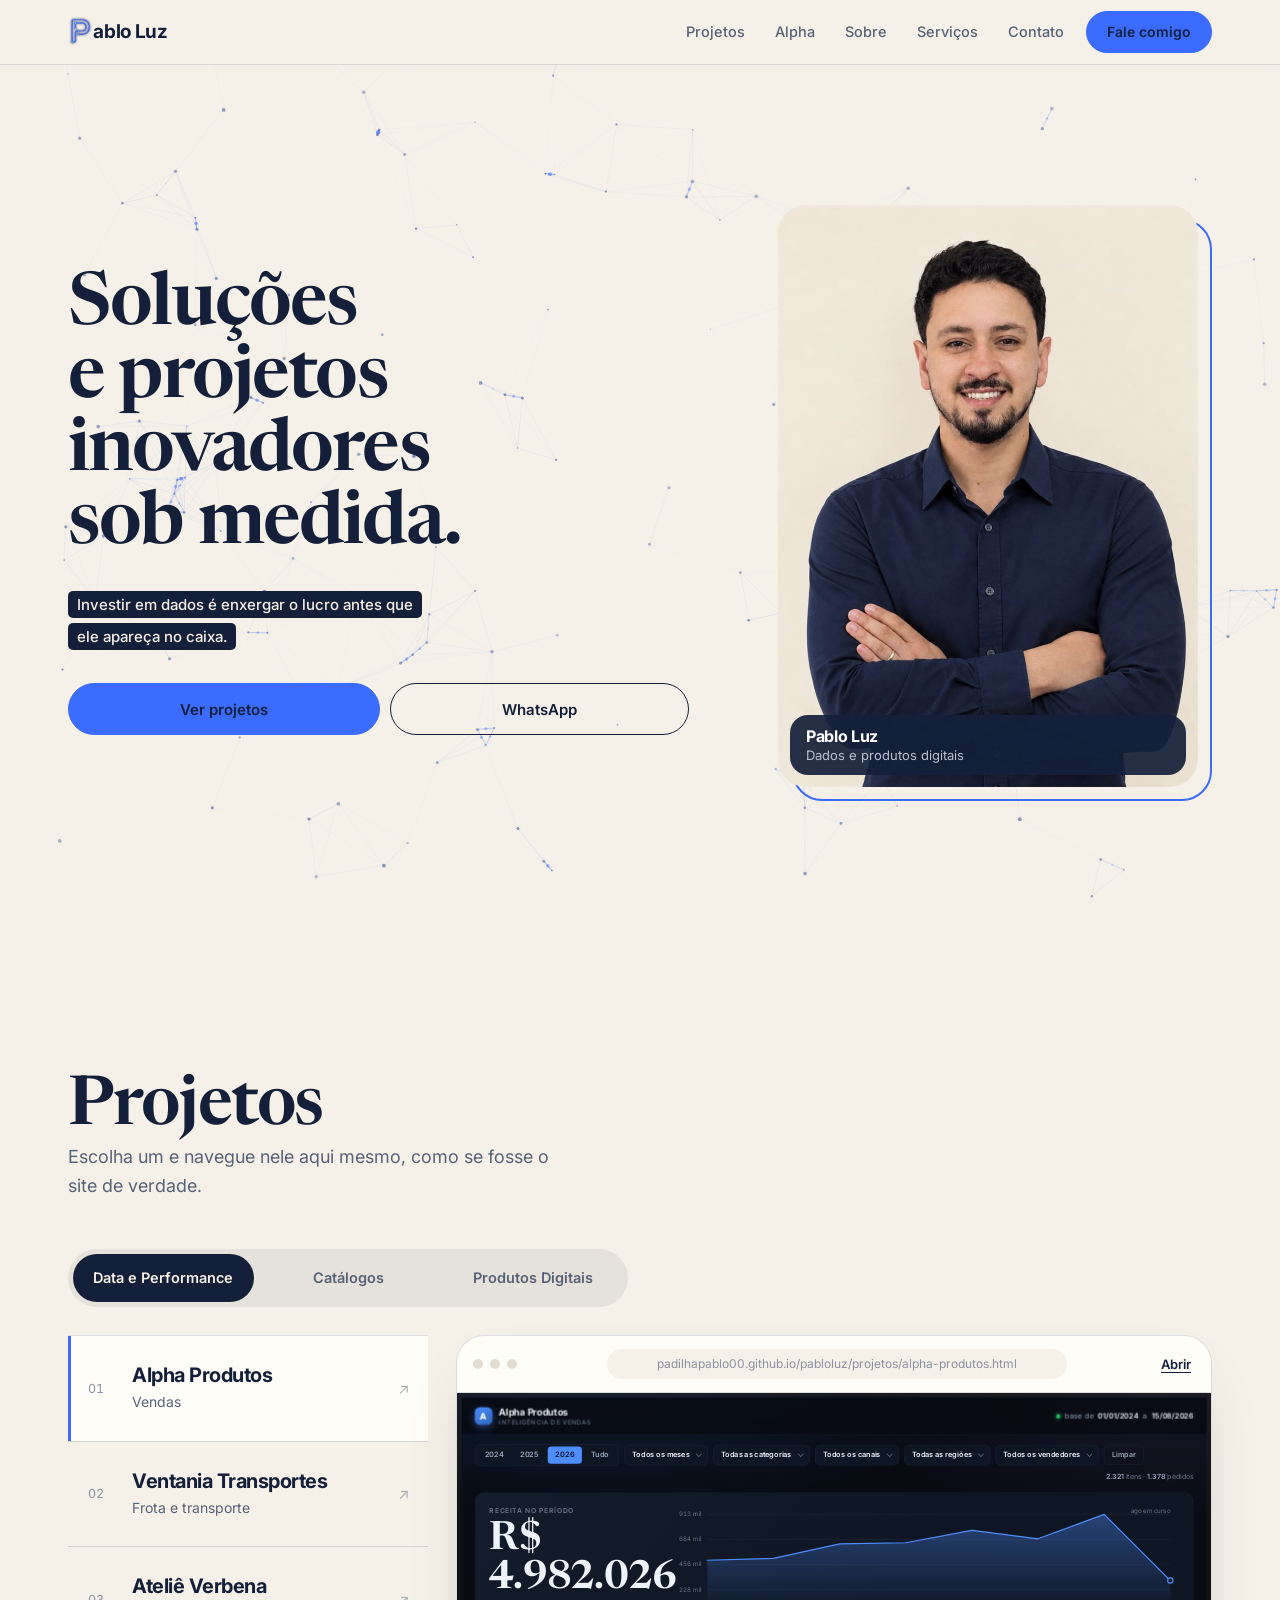
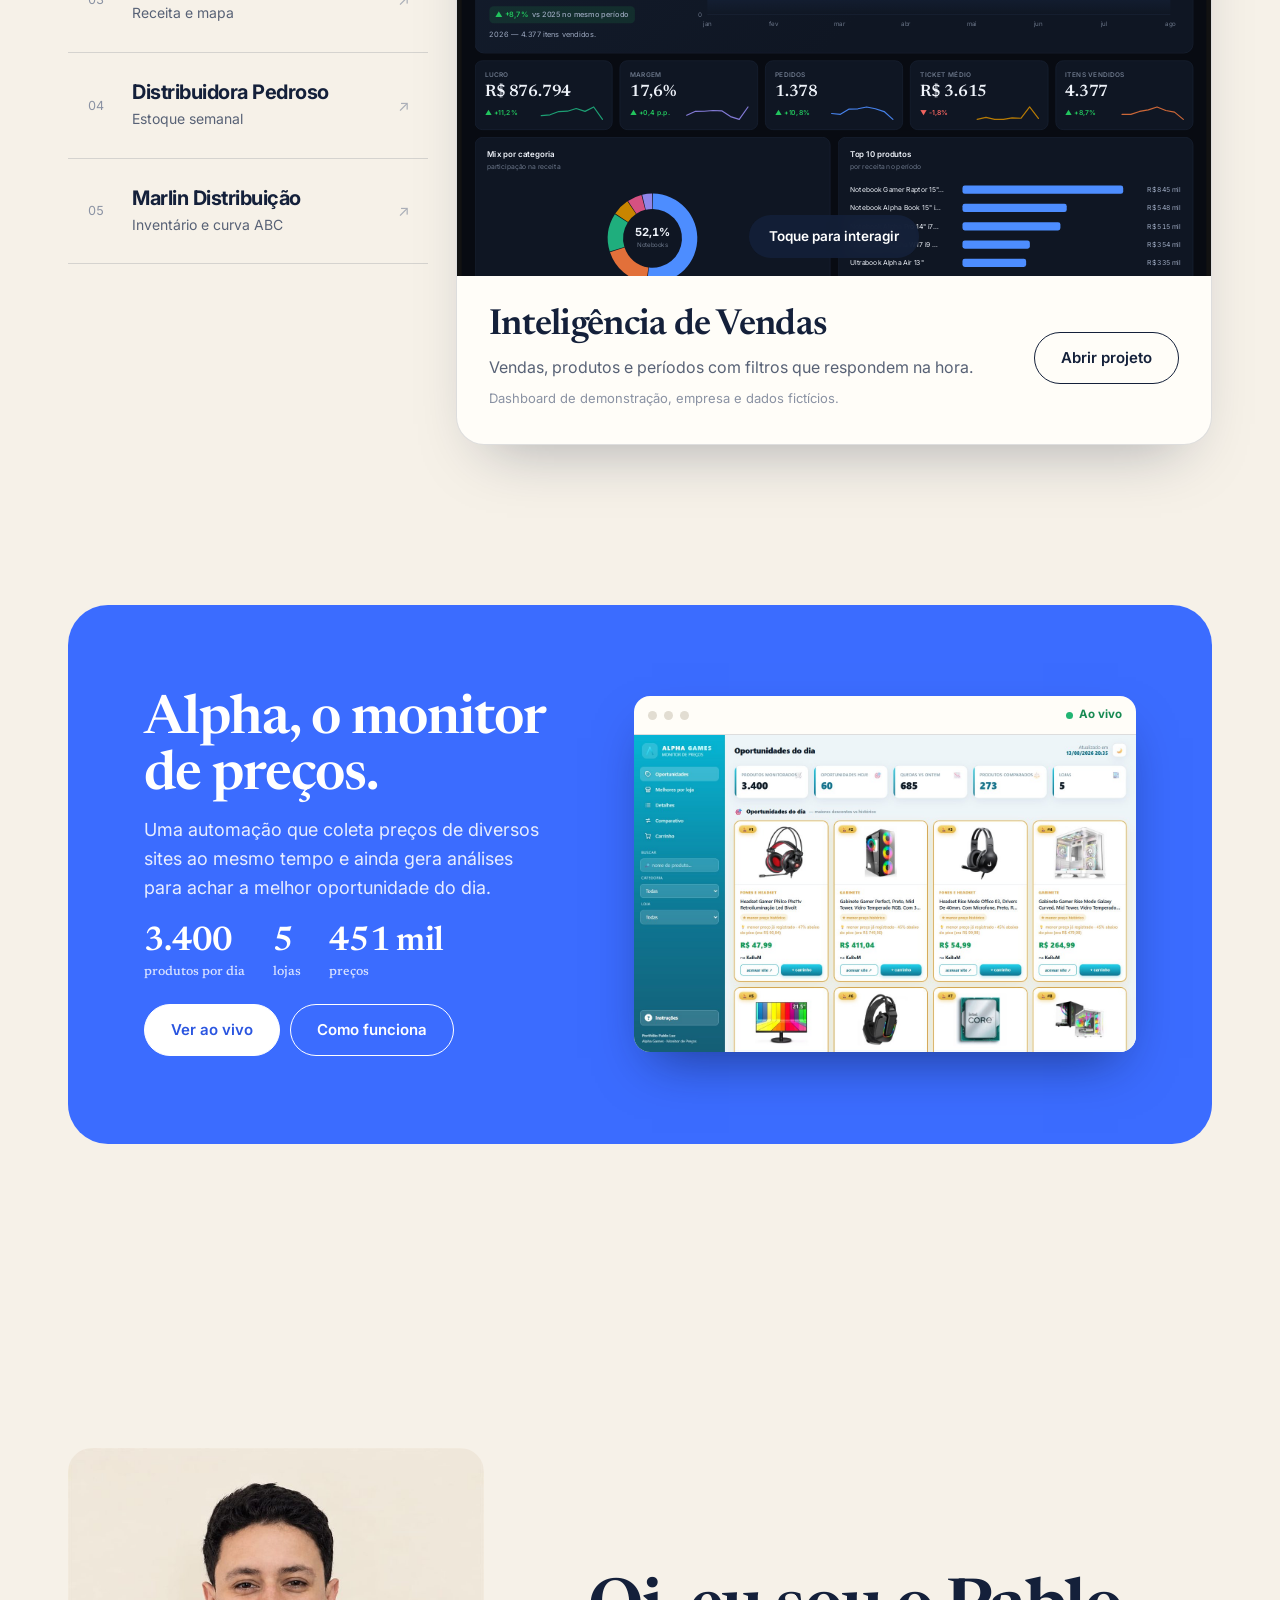
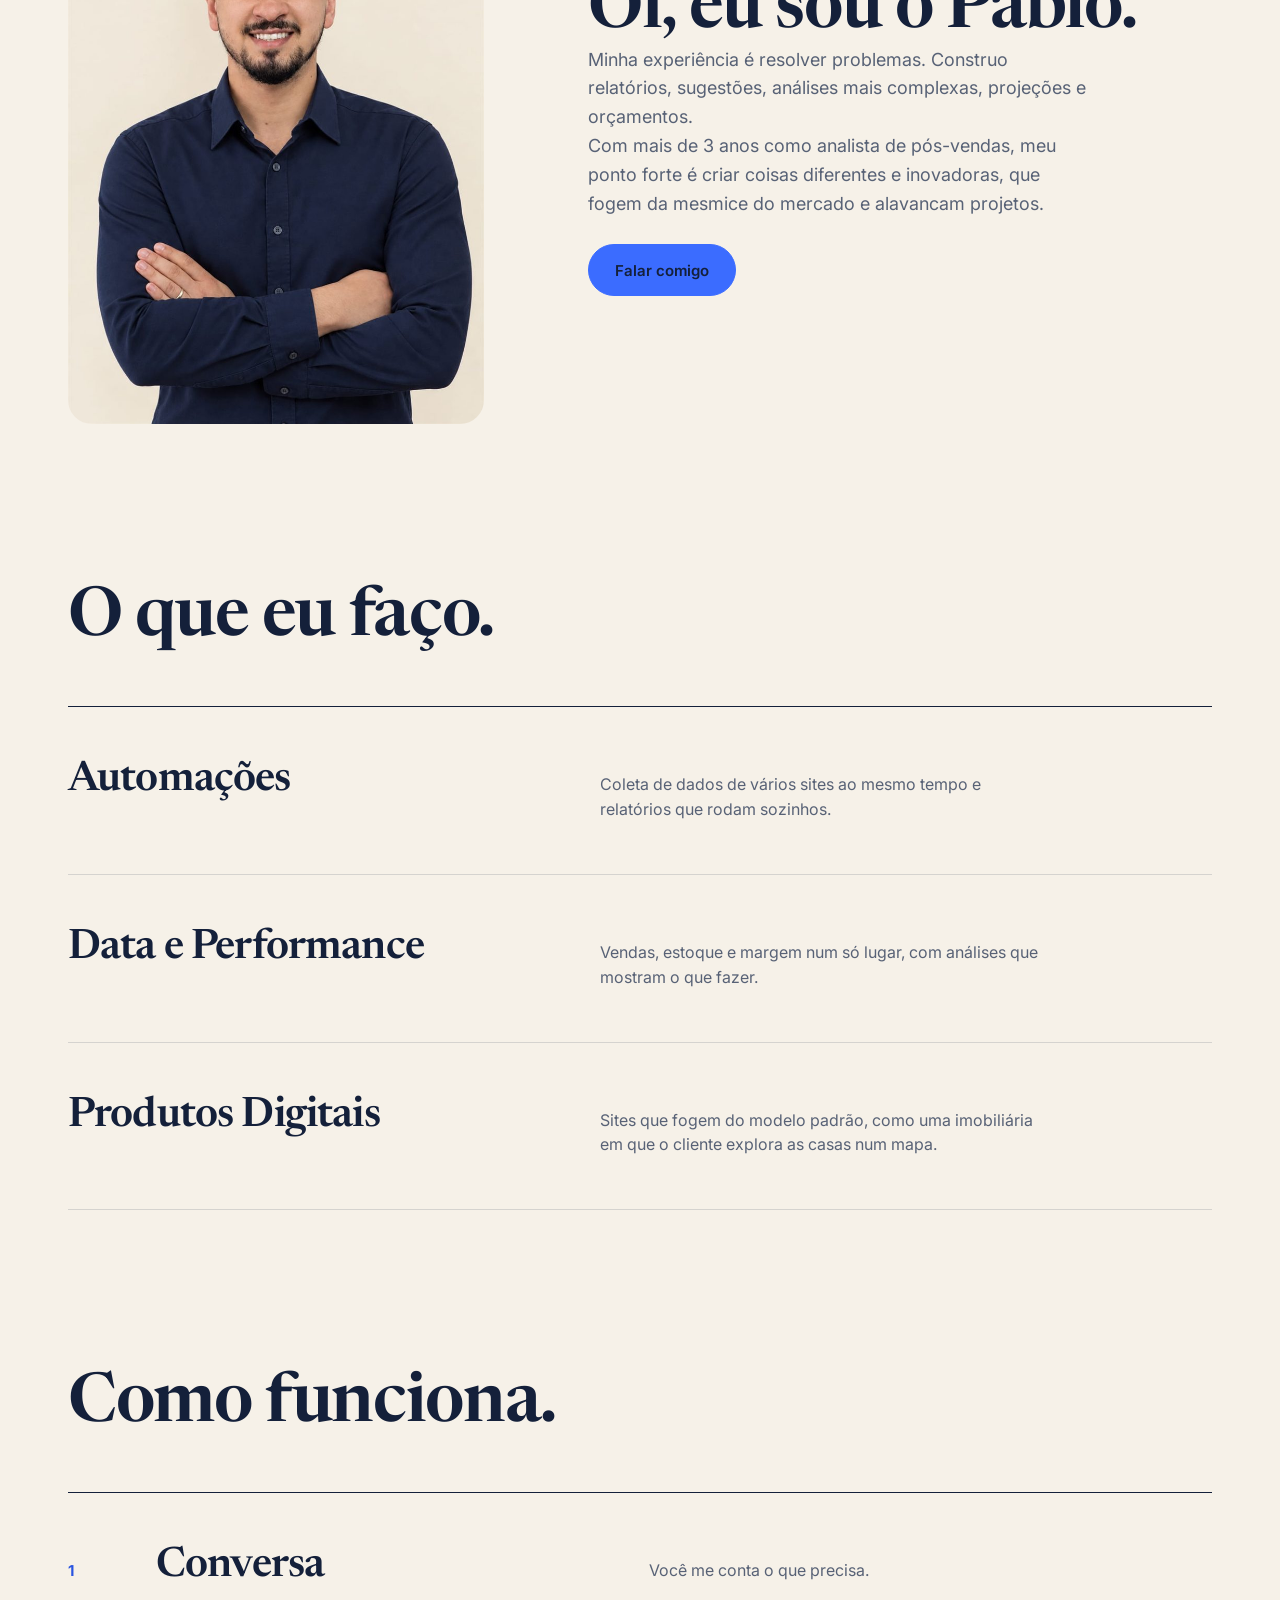
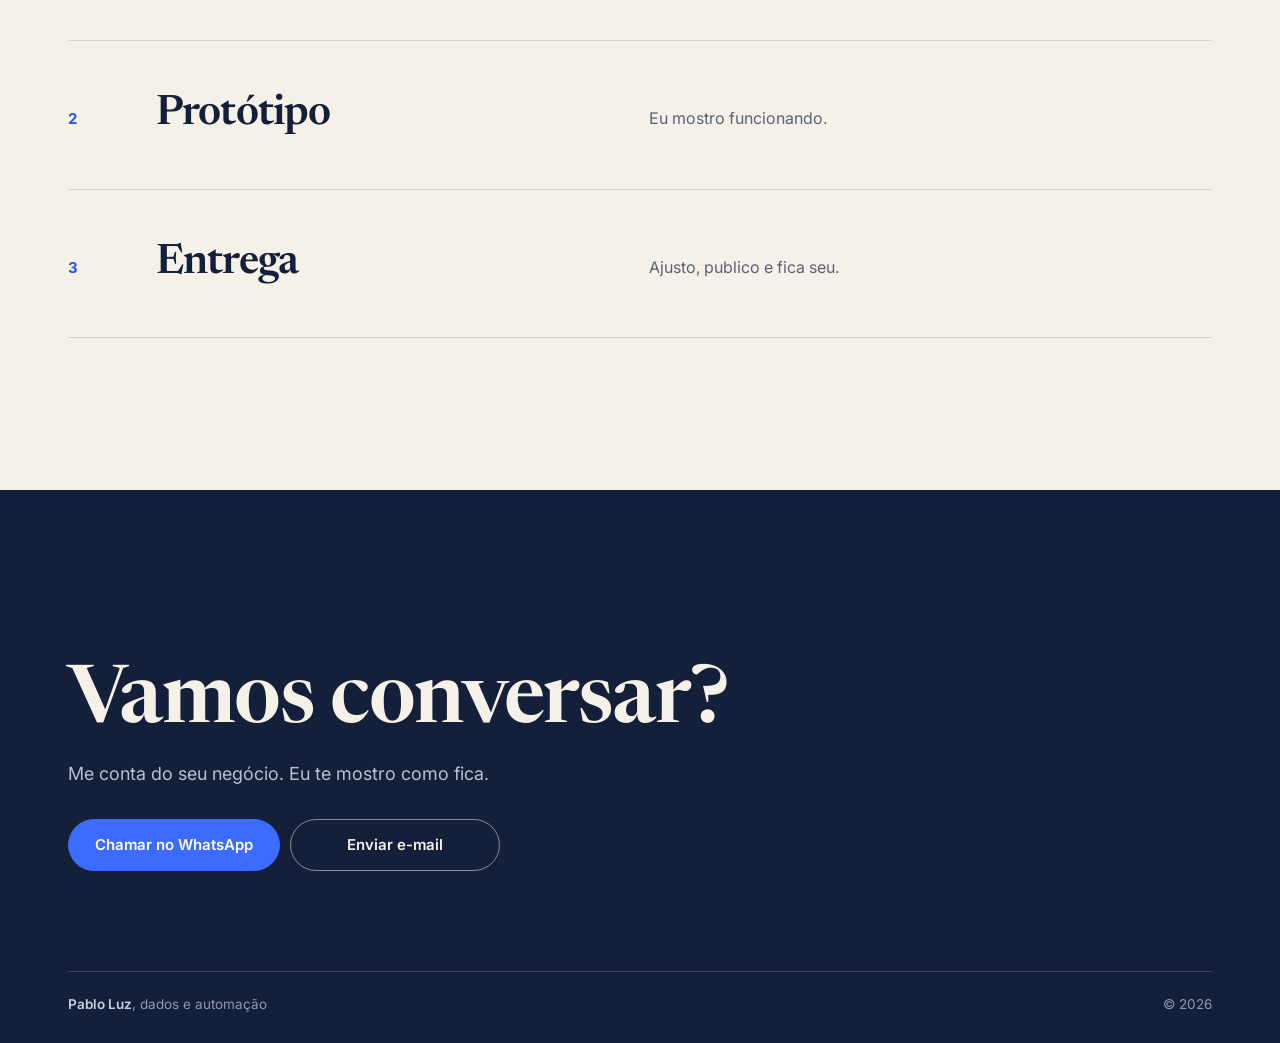
<file: index.html>
<!DOCTYPE html>
<html lang="pt-BR">
<head>
<meta charset="UTF-8">
<meta name="viewport" content="width=device-width, initial-scale=1, viewport-fit=cover">
<meta name="theme-color" content="#f6f1e8">
<title>Pablo Luz — Automação, dados e produtos digitais</title>
<meta name="description" content="Soluções e projetos inovadores sob medida: automações, dados e produtos digitais. Veja projetos funcionando, de verdade, sem sair da página.">
<link rel="canonical" href="https://padilhapablo00.github.io/pabloluz/">
<link rel="icon" type="image/png" href="assets/logo-p.png">
<meta property="og:type" content="website">
<meta property="og:locale" content="pt_BR">
<meta property="og:site_name" content="Pablo Luz">
<meta property="og:title" content="Pablo Luz — Automação, dados e produtos digitais">
<meta property="og:description" content="Soluções e projetos inovadores sob medida. Projetos funcionando, de verdade.">
<meta property="og:url" content="https://padilhapablo00.github.io/pabloluz/">
<link rel="preconnect" href="https://fonts.googleapis.com">
<link rel="preconnect" href="https://fonts.gstatic.com" crossorigin>
<link href="https://fonts.googleapis.com/css2?family=Inter:wght@400;500;600;700&family=Newsreader:opsz,wght@6..72,500;6..72,600;6..72,700&display=swap" rel="stylesheet">
<style>
:root{
  color-scheme:light;
  --bg:#f6f1e8; --paper:#fffdf8;
  --ink:#14203a; --mut:#586276; --dim:#8a92a3;
  --line:rgba(20,32,58,.14);
  --blue:#3b6cff; --blued:#2a55e0;
  --font:"Inter",-apple-system,"Segoe UI",system-ui,"Helvetica Neue",Arial,sans-serif;
  --serif:"Newsreader",Georgia,"Times New Roman",serif;
  --wrap:1240px;
}
*{box-sizing:border-box;-webkit-tap-highlight-color:transparent}
html{scroll-behavior:smooth}
body{margin:0;background:var(--bg)}
.pl{background:var(--bg);color:var(--ink);font-family:var(--font);line-height:1.55;
  -webkit-font-smoothing:antialiased;overflow-x:clip;position:relative;min-height:100vh}
.pl ::selection{background:var(--ink);color:var(--bg)}
.pl a{color:inherit;text-decoration:none}
.pl p{margin:0}.pl img{max-width:100%;display:block}
.pl h1,.pl h2,.pl h3{margin:0;font-family:var(--serif);font-weight:600;letter-spacing:-.02em;line-height:1.03;text-wrap:balance}
.pl :focus-visible{outline:2px solid var(--blue);outline-offset:3px;border-radius:6px}
.wrap{max-width:var(--wrap);margin:0 auto;padding:0 24px;position:relative;z-index:2}
#field{position:fixed;inset:0;z-index:0;pointer-events:none;display:block}

/* BOTOES */
.btn{display:inline-flex;align-items:center;justify-content:center;font-family:var(--font);font-weight:600;font-size:15px;
  cursor:pointer;border-radius:999px;padding:0 26px;height:52px;border:1.5px solid var(--ink);background:transparent;color:var(--ink);
  transition:transform .16s,background .2s,color .2s,border-color .2s;white-space:nowrap}
.btn:active{transform:scale(.97)}
.btn:hover{background:var(--ink);color:var(--bg)}
.btn-p{background:var(--blue);border-color:var(--blue);color:#fff}
.btn-p:hover{background:var(--blued);border-color:var(--blued);color:#fff}
.btn-s{height:42px;padding:0 20px;font-size:14px}

/* NAV */
.nav{position:sticky;top:0;z-index:60;background:rgba(246,241,232,.86);backdrop-filter:blur(14px);-webkit-backdrop-filter:blur(14px);
  border-bottom:1px solid var(--line)}
.nav .row{display:flex;align-items:center;height:64px;gap:22px}
.logo{font-weight:700;font-size:19px;letter-spacing:-.02em;display:flex;align-items:center}
.logo .pmark{display:block;height:30px;width:auto;position:relative;top:-1px}
.navlinks{display:flex;gap:30px;margin-left:auto;font-size:14.5px;font-weight:500;color:var(--mut)}
.navlinks a{transition:color .2s}.navlinks a:hover{color:var(--ink)}
.burger{display:none;margin-left:auto;background:transparent;border:1.5px solid var(--ink);border-radius:50%;color:var(--ink);
  width:42px;height:42px;cursor:pointer;font-size:16px}
.mmenu{display:none;position:fixed;inset:64px 0 0;z-index:55;background:var(--bg);padding:12px 22px calc(28px + env(safe-area-inset-bottom));
  flex-direction:column;overflow:auto}
.mmenu.on{display:flex}
.mmenu a.l{font-family:var(--serif);font-size:32px;font-weight:600;letter-spacing:-.02em;padding:16px 0;border-bottom:1px solid var(--line)}
.mmenu .btn{margin-top:26px}

/* HERO */
.hero{padding:48px 0 76px;position:relative}
.hero-grid{display:grid;grid-template-columns:minmax(0,1fr) 152px;grid-template-areas:"t p" "s p" "c c";
  grid-template-rows:auto 1fr auto;gap:16px 20px;align-items:start}
.hero-tx{display:contents}
.hero h1{grid-area:t;font-size:clamp(29px,8.6vw,78px);font-weight:600;line-height:1;letter-spacing:-.025em}
.hero .sub{grid-area:s;margin:0;font-size:12.5px;line-height:2.15;font-weight:500}
.hero .sub span{background:var(--ink);color:var(--bg);padding:.28em .6em;border-radius:5px;
  -webkit-box-decoration-break:clone;box-decoration-break:clone}
.hero .ctas{grid-area:c;display:flex;gap:10px;margin-top:8px;flex-wrap:wrap}
.hero .ctas .btn{flex:1 1 auto;min-width:150px}
.pic{grid-area:p;align-self:start;position:relative;margin:0 8px 8px 0}
.pic::before{content:"";position:absolute;inset:8px -8px -8px 8px;border:2px solid var(--blue);border-radius:22px;z-index:0}
.pic img{position:relative;z-index:1;width:100%;height:auto;border-radius:20px}
.pic figcaption{position:absolute;z-index:2;left:6px;right:6px;bottom:6px;background:rgba(20,32,58,.92);color:#fff;
  border-radius:13px;padding:8px 10px}
.pic figcaption b{display:block;font-size:13px;font-weight:700;letter-spacing:-.02em;line-height:1.2}
.pic figcaption span{display:block;font-size:10.5px;color:#b8c0d2;margin-top:1px;line-height:1.25}
/* unica animacao de entrada da pagina */
@keyframes rise{from{opacity:0;transform:translateY(16px)}to{opacity:1;transform:none}}
.hero h1,.hero .sub,.hero .ctas,.pic{animation:rise .8s cubic-bezier(.2,.7,.2,1) both}
.hero .sub{animation-delay:.12s}.hero .ctas{animation-delay:.24s}.pic{animation-delay:.18s}

/* SECOES */
.sec{padding:104px 0;position:relative;z-index:2}
.sec h2{font-size:clamp(36px,9vw,68px)}
.lead{color:var(--mut);font-size:clamp(16px,4.2vw,18px);max-width:44ch;margin-top:22px;line-height:1.6}

/* VITRINE */
.seg{display:flex;gap:4px;background:rgba(20,32,58,.07);border-radius:999px;padding:5px;margin-top:48px;max-width:560px}
.sg{flex:1;height:48px;line-height:1.15;padding:0 6px;border:0;border-radius:999px;background:transparent;font:inherit;font-size:14.5px;font-weight:600;color:var(--mut);
  cursor:pointer;transition:.22s}
.sg.on{background:var(--ink);color:var(--bg)}
.show{display:grid;grid-template-columns:360px minmax(0,1fr);gap:28px;margin-top:28px}
.sel{display:flex;flex-direction:column;align-self:start}
.si{width:100%;text-align:left;border:0;border-top:1px solid var(--line);background:transparent;padding:28px 18px 28px 20px;min-height:92px;
  cursor:pointer;font:inherit;color:var(--ink);transition:background .2s;display:grid;grid-template-columns:34px minmax(0,1fr) 18px;column-gap:10px;align-items:center}
.si:last-child{border-bottom:1px solid var(--line)}
.si .nm{display:block;font-size:20px;font-weight:700;letter-spacing:-.025em;line-height:1.15}
.si .kd{display:block;font-size:14px;color:var(--mut);margin-top:4px}
.si .ix{font-size:12.5px;color:var(--dim);font-variant-numeric:tabular-nums}
.si .ar{font-size:15px;color:var(--dim);opacity:.7;justify-self:end}
.si:hover{background:rgba(20,32,58,.035)}
.si.on{background:var(--paper);box-shadow:inset 3px 0 0 var(--blue)}
.stage{border:1px solid var(--line);border-radius:28px;overflow:hidden;background:var(--paper);position:relative;
  box-shadow:0 30px 60px -30px rgba(20,32,58,.35)}
.prog{position:absolute;left:0;top:0;height:3px;width:100%;background:var(--blue);transform-origin:left;transform:scaleX(0);z-index:5;pointer-events:none}
.prog.run{animation:prog 9s linear forwards}
@keyframes prog{from{transform:scaleX(0)}to{transform:scaleX(1)}}
.ftop{display:flex;align-items:center;gap:7px;padding:12px 16px;border-bottom:1px solid var(--line)}
.ftop i{width:10px;height:10px;border-radius:50%;background:#e2ddd2;flex:0 0 auto}
.ftop .u{margin:0 auto;min-width:0;flex:1;max-width:460px;font-size:12px;color:var(--dim);background:var(--bg);border-radius:999px;
  padding:6px 14px;white-space:nowrap;overflow:hidden;text-overflow:ellipsis;text-align:center}
.ftop .op{font-size:13px;font-weight:600;color:var(--ink);white-space:nowrap;padding:6px 4px;text-decoration:underline;text-underline-offset:3px}
.view{position:relative;overflow:hidden;background:#f0ebe1;height:520px}
.view::before{content:"carregando";position:absolute;inset:0;display:grid;place-items:center;font-size:13px;font-weight:500;color:var(--dim)}
.view.ready::before{display:none}
.view iframe{position:absolute;left:0;top:0;border:0;background:#fff;transform-origin:0 0;opacity:0;transition:opacity .4s}
.view.ready iframe{opacity:1}
.cover{position:absolute;inset:0;z-index:3;display:flex;align-items:flex-end;justify-content:center;padding:18px;cursor:pointer}
.view.live .cover{display:none}
.cover span{font-size:13.5px;font-weight:600;color:#fff;background:rgba(20,32,58,.88);border-radius:999px;padding:11px 20px;
  backdrop-filter:blur(8px);transition:background .2s}
.cover:hover span{background:var(--blue)}
.exit{position:absolute;right:12px;bottom:12px;z-index:4;display:none;font:inherit;font-size:13px;font-weight:600;color:#fff;
  background:rgba(20,32,58,.9);border:0;border-radius:999px;padding:10px 16px;cursor:pointer}
.view.live .exit{display:block}
.scopy{padding:32px 32px 36px;display:grid;grid-template-columns:minmax(0,1fr) auto;gap:26px;align-items:center}
.scopy h3{font-size:clamp(26px,6vw,36px)}
.scopy p{color:var(--mut);font-size:16px;line-height:1.55;margin-top:10px;max-width:56ch}
.scopy .note{font-size:13px;color:var(--dim);margin-top:8px}

/* ALPHA: o unico bloco de cor cheia da pagina */
.feature{background:var(--blue);color:#fff;border-radius:30px;padding:44px 24px 32px;display:grid;grid-template-columns:1fr;gap:36px;align-items:center;position:relative;z-index:2}
.feature h2{font-size:clamp(32px,8.4vw,54px)}
.feature .lead{color:rgba(255,255,255,.88);margin-top:12px}
.stat{display:flex;gap:28px;margin-top:22px;flex-wrap:wrap}
.stat .n{font-family:var(--serif);font-size:34px;font-weight:600;letter-spacing:-.02em;line-height:1}
.stat .n small{display:block;font-size:13px;font-weight:500;letter-spacing:0;color:rgba(255,255,255,.8);margin-top:6px}
.feature .ctas{display:flex;gap:10px;margin-top:26px;flex-wrap:wrap}
.feature .ctas .btn{flex:1 1 auto}
.feature .btn{border-color:#fff;color:#fff}
.feature .btn:hover{background:#fff;color:var(--blued)}
.feature .btn-w{background:#fff;color:var(--blued)}
.feature .btn-w:hover{background:var(--ink);border-color:var(--ink);color:#fff}
.awin{border-radius:16px;overflow:hidden;background:var(--paper);box-shadow:0 24px 50px -18px rgba(10,20,60,.55)}
.awin .bar{display:flex;align-items:center;gap:7px;padding:10px 14px;border-bottom:1px solid var(--line)}
.awin .bar i{width:9px;height:9px;border-radius:50%;background:#e2ddd2}
.awin .live{margin-left:auto;display:inline-flex;align-items:center;gap:6px;font-size:11.5px;font-weight:700;color:#178a52}
.awin .live .dot{width:7px;height:7px;border-radius:50%;background:#22b573;animation:pulse 1.5s infinite}
@keyframes pulse{0%,100%{opacity:1}50%{opacity:.35}}
.awin img{width:100%;height:auto;display:block}

/* SOBRE */
.about{display:grid;grid-template-columns:1fr;gap:40px;position:relative;z-index:2}
.about .ph{background:#efe7d8;border-radius:24px;overflow:hidden}
.about .ph img{width:100%;height:auto;display:block}
.about .lead{max-width:46ch}

/* LISTAS (servicos e etapas) */
.rows{margin-top:52px;border-top:1.5px solid var(--ink)}
.rw{display:grid;grid-template-columns:1fr;gap:8px;padding:36px 0;border-bottom:1px solid var(--line)}
.rw h3{font-size:clamp(30px,7.4vw,42px)}
.rw p{color:var(--mut);font-size:16px;max-width:44ch}
.rw .n{font-size:15px;font-weight:700;color:var(--blued)}

/* CONTATO (faixa cheia + rodape) */
.contact{background:var(--ink);color:var(--bg);position:relative;z-index:2;padding:120px 0 0}
.contact h2{font-size:clamp(40px,10.4vw,80px);max-width:14ch}
.contact .lead{color:#b8c0d2;margin-top:16px}
.contact .ctas{display:flex;flex-direction:column;gap:10px;margin-top:30px;max-width:360px}
.contact .btn{border-color:rgba(246,241,232,.5);color:var(--bg)}
.contact .btn:hover{background:var(--bg);color:var(--ink);border-color:var(--bg)}
.contact .btn-p{border-color:var(--blue);color:#fff}
.contact .btn-p:hover{background:#fff;color:var(--blued);border-color:#fff}
.foot{display:flex;justify-content:space-between;gap:14px;flex-wrap:wrap;margin-top:100px;padding:22px 0 calc(28px + env(safe-area-inset-bottom));
  border-top:1px solid rgba(246,241,232,.16);font-size:13.5px;color:#8f99ad}
.foot b{color:#c9d0de;font-weight:600}

/* WHATSAPP FLUTUANTE (celular) */
.fab{position:fixed;left:16px;right:16px;bottom:calc(14px + env(safe-area-inset-bottom));z-index:50;max-width:420px;margin:0 auto;
  height:54px;display:none;background:var(--blue);border-color:var(--blue);color:#fff;transform:translateY(90px);opacity:0;transition:.35s}
.fab.on{transform:none;opacity:1}

/* MODAL */
.pv{position:fixed;inset:0;z-index:100;display:none;align-items:center;justify-content:center;padding:20px}
.pv.on{display:flex}
.pv .bd{position:absolute;inset:0;background:rgba(20,32,58,.55);backdrop-filter:blur(6px);opacity:0;transition:opacity .35s}
.pv.show .bd{opacity:1}
.pvwin{position:relative;z-index:1;width:min(560px,100%);max-height:88vh;background:var(--paper);border-radius:24px;overflow:hidden;
  display:flex;flex-direction:column;transform:scale(.95) translateY(12px);opacity:0;transition:transform .35s cubic-bezier(.2,.75,.2,1),opacity .35s}
.pv.show .pvwin{transform:none;opacity:1}
.pvbar{display:flex;align-items:center;justify-content:space-between;padding:18px 22px;border-bottom:1px solid var(--line)}
.pvbar .t{font-size:15px;font-weight:700}
.pvbar button{font:inherit;font-size:14px;font-weight:600;color:var(--ink);background:transparent;border:1.5px solid var(--ink);border-radius:999px;padding:8px 16px;cursor:pointer}
.hwbody{padding:22px 24px 28px;overflow:auto}
.hwhead{font-family:var(--serif);font-size:28px;font-weight:600;letter-spacing:-.02em;line-height:1.08;margin-bottom:8px}
.hwstep{display:flex;gap:16px;padding:16px 0;border-top:1px solid var(--line)}
.hwstep .hn{font-size:15px;font-weight:700;color:var(--blued);min-width:22px}
.hwstep b{font-size:17px;font-weight:700;letter-spacing:-.02em}
.hwstep p{color:var(--mut);font-size:15px;margin-top:3px;line-height:1.5}

/* ---- RESPONSIVO ---- */
@media(max-width:1000px){
  .show{grid-template-columns:1fr;gap:18px}
  .sel{flex-direction:row;overflow-x:auto;scrollbar-width:none;margin:0 -24px;padding:0 24px;gap:10px}
  .sel::-webkit-scrollbar{display:none}
  .si,.si:last-child{width:auto;min-width:200px;min-height:0;flex:0 0 auto;border:1.5px solid var(--line);border-radius:16px;padding:18px 20px;display:block}
  .si .ix,.si .ar{display:none}
  .si:hover{background:transparent}
  .si.on{background:var(--ink);color:var(--bg);border-color:var(--ink);box-shadow:none}
  .si.on .kd{color:#b8c0d2}
}
@media(max-width:700px){
  .navlinks,.nav .btn{display:none}.burger{display:block}
  .fab{display:inline-flex}
  .scopy{grid-template-columns:1fr}
  .scopy .btn{width:100%}
  .ftop .u{display:none}.ftop .op{margin-left:auto}
}
@media(min-width:701px){
  .wrap{padding:0 48px}
  .hero{padding:140px 0 120px}
  .hero-grid{grid-template-columns:1.15fr .85fr;grid-template-areas:none;grid-template-rows:auto;gap:64px;align-items:center}
  .hero-tx{display:block}
  .hero h1{font-size:clamp(50px,5.7vw,80px)}
  .hero .sub{font-size:15px;margin-top:26px;max-width:36ch}
  .hero .ctas{margin-top:30px}
  .pic{grid-area:auto;margin:0 14px 14px 0;max-width:420px;justify-self:end}
  .pic::before{inset:14px -14px -14px 14px;border-radius:30px}
  .pic img{border-radius:28px}
  .pic figcaption{left:12px;right:12px;bottom:12px;border-radius:18px;padding:12px 16px}
  .pic figcaption b{font-size:16px}.pic figcaption span{font-size:13px}
  .sec{padding:152px 0}
  .feature{padding:88px 76px;grid-template-columns:.9fr 1.1fr;gap:80px;border-radius:40px}
  .feature .ctas .btn{flex:0 0 auto}
  .about{grid-template-columns:.8fr 1.2fr;gap:104px;align-items:center}
  .rw{grid-template-columns:.9fr 1.1fr;gap:32px;align-items:baseline;padding:52px 0}
  .rw.step{grid-template-columns:56px .9fr 1.1fr}
  .contact{padding-top:172px}
  .contact .ctas{flex-direction:row;max-width:none}
  .contact .btn{min-width:210px}
}
@media(prefers-reduced-motion:reduce){
  .hero h1,.hero .sub,.hero .ctas,.pic{animation:none}
  .awin .live .dot{animation:none}html{scroll-behavior:auto}
}
</style>
</head>
<body>

<div class="pl">
  <canvas id="field"></canvas>

  <nav class="nav"><div class="wrap"><div class="row">
    <a class="logo" href="#top"><img class="pmark" src="assets/logo-p.png" alt="P">ablo&nbsp;Luz</a>
    <div class="navlinks"><a href="#trabalhos">Projetos</a><a href="#alpha">Alpha</a><a href="#sobre">Sobre</a><a href="#servicos">Serviços</a><a href="#contato">Contato</a></div>
    <a class="btn btn-p btn-s" href="#contato">Fale comigo</a>
    <button class="burger" id="burger" aria-label="Abrir menu">☰</button>
  </div></div></nav>
  <div class="mmenu" id="mmenu">
    <a class="l" href="#trabalhos">Projetos</a><a class="l" href="#alpha">Alpha</a><a class="l" href="#sobre">Sobre</a><a class="l" href="#servicos">Serviços</a><a class="l" href="#contato">Contato</a>
    <a class="btn btn-p" href="https://wa.me/5555992091409?text=Oi%20Pablo!%20Vi%20o%20seu%20site%20e%20quero%20conversar." target="_blank" rel="noopener">Chamar no WhatsApp</a>
  </div>

  <!-- HERO -->
  <header class="hero" id="top"><div class="wrap hero-grid">
    <div class="hero-tx">
      <h1>Soluções e projetos inovadores sob medida.</h1>
      <p class="sub"><span>Investir em dados é enxergar o lucro antes que ele apareça no caixa.</span></p>
      <div class="ctas">
        <a class="btn btn-p" href="#trabalhos">Ver projetos</a>
        <a class="btn" href="https://wa.me/5555992091409?text=Oi%20Pablo!%20Vi%20o%20seu%20site%20e%20quero%20conversar." target="_blank" rel="noopener">WhatsApp</a>
      </div>
    </div>
    <figure class="pic">
      <img src="assets/pablo.jpg" width="800" height="1109" alt="Pablo Luz" fetchpriority="high">
      <figcaption><b>Pablo Luz</b><span>Dados e produtos digitais</span></figcaption>
    </figure>
  </div></header>

  <!-- PROJETOS -->
  <section class="sec" id="trabalhos"><div class="wrap">
    <h2>Projetos</h2>
    <p class="lead">Escolha um e navegue nele aqui mesmo, como se fosse o site de verdade.</p>
    <div class="seg" id="seg"></div>
    <div class="show" id="showcase">
      <div class="sel" id="sel"></div>
      <div class="stage">
        <div class="prog" id="prog"></div>
        <div class="ftop"><i></i><i></i><i></i><span class="u" id="url"></span><a class="op" id="open" target="_blank" rel="noopener">Abrir</a></div>
        <div class="view" id="view">
          <iframe id="frame" title="Prévia do projeto" loading="lazy"></iframe>
          <div class="cover" id="cover"><span>Toque para interagir</span></div>
          <button class="exit" id="exit" type="button">Voltar a rolar a página</button>
        </div>
        <div class="scopy">
          <div>
            <h3 id="ttl"></h3>
            <p id="txt"></p>
            <p class="note" id="note"></p>
          </div>
          <a class="btn" id="go" target="_blank" rel="noopener">Abrir projeto</a>
        </div>
      </div>
    </div>
  </div></section>

  <!-- ALPHA -->
  <section class="sec" id="alpha" style="padding-top:8px"><div class="wrap">
    <div class="feature">
      <div>
        <h2>Alpha, o monitor de preços.</h2>
        <p class="lead">Uma automação que coleta preços de diversos sites ao mesmo tempo e ainda gera análises para achar a melhor oportunidade do dia.</p>
        <div class="stat">
          <div class="n">3.400<small>produtos por dia</small></div>
          <div class="n">5<small>lojas</small></div>
          <div class="n">451 mil<small>preços</small></div>
        </div>
        <div class="ctas">
          <a class="btn btn-w" href="https://padilhapablo00.github.io/AlphaGames/" target="_blank" rel="noopener">Ver ao vivo</a>
          <button class="btn" id="hwbtn" type="button">Como funciona</button>
        </div>
      </div>
      <div class="awin">
        <div class="bar"><i></i><i></i><i></i><span class="live"><span class="dot"></span>Ao vivo</span></div>
        <img src="assets/alpha.jpg" width="1360" height="860" loading="lazy" alt="Painel Alpha, monitor de preços">
      </div>
    </div>
  </div></section>

  <!-- SOBRE -->
  <section class="sec" id="sobre"><div class="wrap">
    <div class="about">
      <div class="ph"><img src="assets/pablo.jpg" width="800" height="1109" loading="lazy" alt="Pablo Luz"></div>
      <div>
        <h2>Oi, eu sou o Pablo.</h2>
        <p class="lead">Minha experiência é resolver problemas. Construo relatórios, sugestões, análises mais complexas, projeções e orçamentos.</p>
        <p class="lead">Com mais de 3 anos como analista de pós-vendas, meu ponto forte é criar coisas diferentes e inovadoras, que fogem da mesmice do mercado e alavancam projetos.</p>
        <div style="margin-top:26px"><a class="btn btn-p" href="https://wa.me/5555992091409?text=Oi%20Pablo!%20Vi%20o%20seu%20site%20e%20quero%20conversar." target="_blank" rel="noopener">Falar comigo</a></div>
      </div>
    </div>
  </div></section>

  <!-- SERVICOS -->
  <section class="sec" id="servicos" style="padding-top:8px"><div class="wrap">
    <h2>O que eu faço.</h2>
    <div class="rows">
      <div class="rw"><h3>Automações</h3><p>Coleta de dados de vários sites ao mesmo tempo e relatórios que rodam sozinhos.</p></div>
      <div class="rw"><h3>Data e Performance</h3><p>Vendas, estoque e margem num só lugar, com análises que mostram o que fazer.</p></div>
      <div class="rw"><h3>Produtos Digitais</h3><p>Sites que fogem do modelo padrão, como uma imobiliária em que o cliente explora as casas num mapa.</p></div>
    </div>
  </div></section>

  <!-- PROCESSO -->
  <section class="sec" id="processo" style="padding-top:8px"><div class="wrap">
    <h2>Como funciona.</h2>
    <div class="rows">
      <div class="rw step"><span class="n">1</span><h3>Conversa</h3><p>Você me conta o que precisa.</p></div>
      <div class="rw step"><span class="n">2</span><h3>Protótipo</h3><p>Eu mostro funcionando.</p></div>
      <div class="rw step"><span class="n">3</span><h3>Entrega</h3><p>Ajusto, publico e fica seu.</p></div>
    </div>
  </div></section>

  <!-- CONTATO -->
  <section class="contact" id="contato"><div class="wrap">
    <h2>Vamos conversar?</h2>
    <p class="lead">Me conta do seu negócio. Eu te mostro como fica.</p>
    <div class="ctas">
      <a class="btn btn-p" href="https://wa.me/5555992091409?text=Oi%20Pablo!%20Vi%20o%20seu%20site%20e%20quero%20conversar." target="_blank" rel="noopener">Chamar no WhatsApp</a>
      <a class="btn" href="mailto:padilhapablo00@gmail.com">Enviar e-mail</a>
    </div>
    <div class="foot"><span><b>Pablo Luz</b>, dados e automação</span><span>© 2026</span></div>
  </div></section>

  <a class="btn fab" id="fab" href="https://wa.me/5555992091409?text=Oi%20Pablo!%20Vi%20o%20seu%20site%20e%20quero%20conversar." target="_blank" rel="noopener">Chamar no WhatsApp</a>

  <!-- COMO FUNCIONA (Alpha) -->
  <div class="pv" id="hw"><div class="bd" id="hwbd"></div>
    <div class="pvwin">
      <div class="pvbar"><span class="t">Alpha, como funciona</span><button id="hwx">Fechar</button></div>
      <div class="hwbody">
        <div class="hwhead">Um monitor que trabalha sozinho.</div>
        <div class="hwstep"><div class="hn">1</div><div><b>Coleta</b>
          <p>Uma automação coleta os preços de diversos sites ao mesmo tempo.</p></div></div>
        <div class="hwstep"><div class="hn">2</div><div><b>Comparação</b>
          <p>Um "DNA" reconhece o mesmo produto em lojas diferentes e mostra onde está mais barato.</p></div></div>
        <div class="hwstep"><div class="hn">3</div><div><b>Análises</b>
          <p>Os dados viram análises e um dashboard com as melhores oportunidades do dia, atualizado sozinho.</p></div></div>
      </div>
    </div>
  </div>
</div>

<script>
(function(){
  var reduce=window.matchMedia&&window.matchMedia('(prefers-reduced-motion:reduce)').matches;
  var fine=window.matchMedia&&window.matchMedia('(pointer:fine)').matches;
  function $(id){return document.getElementById(id);}

  // ---- projetos (vitrine ao vivo) ----
  var CATS=[['dashboards','Data e Performance'],['catalogos','Catálogos'],['sites','Produtos Digitais']];
  var N_SITE='Projeto de demonstração, marca fictícia.',N_LOJA='Projeto de demonstração, loja fictícia.',N_DASH='Dashboard de demonstração, empresa e dados fictícios.';
  var PROJ=[
    {c:'sites',name:'Meridiano',kind:'Imobiliária',title:'Reserva Botânica',
     text:'Lançamento de alto padrão, com verde profundo e dourado.',url:'projetos/meridiano.html',note:N_SITE},
    {c:'sites',name:'Casa Nobre',kind:'Móveis de autor',title:'Casa Nobre',
     text:'Móveis de luxo em osso, nogueira e latão.',url:'projetos/casanobre.html',note:N_SITE},
    {c:'catalogos',name:'Semana Amarela',kind:'Promoção',title:'Semana Amarela',
     text:'Promoção com tipografia pesada e chamada direta.',url:'colecoes/promocao.html',note:N_LOJA},
    {c:'catalogos',name:'Coleção Verão',kind:'E-commerce',title:'Maré Alta',
     text:'Coleção com clima solar e leve.',url:'colecoes/verao.html',note:N_LOJA},
    {c:'catalogos',name:'Coleção Inverno',kind:'E-commerce',title:'Entre Lãs',
     text:'Serifa elegante e clima acolhedor pro frio.',url:'colecoes/inverno.html',note:N_LOJA},
    {c:'catalogos',name:'Coleção Outono',kind:'E-commerce',title:'Folhagem',
     text:'Tons terrosos e tipografia com personalidade.',url:'colecoes/outono.html',note:N_LOJA},
    {c:'catalogos',name:'Convite',kind:'Evento',title:'Você está convidada',
     text:'Convite digital pro lançamento da coleção.',url:'colecoes/evento.html',note:N_LOJA},
    {c:'catalogos',name:'Dia dos Namorados',kind:'Campanha',title:'Guia de presentes',
     text:'Guia pra quem está indeciso decidir mais rápido.',url:'colecoes/campanha.html',note:N_LOJA},
    {c:'dashboards',name:'Alpha Produtos',kind:'Vendas',title:'Inteligência de Vendas',
     text:'Vendas, produtos e períodos com filtros que respondem na hora.',url:'projetos/alpha-produtos.html',note:N_DASH},
    {c:'dashboards',name:'Ventania Transportes',kind:'Frota e transporte',title:'Frota e transporte',
     text:'Receita, margem e pontualidade por rota, veículo e motorista.',url:'projetos/dash-ventania.html',note:N_DASH},
    {c:'dashboards',name:'Ateliê Verbena',kind:'Receita e mapa',title:'Receita por categoria e estado',
     text:'Cosméticos vendidos por categoria, faixa etária e estado, num mapa do Brasil que filtra tudo.',url:'projetos/dash-verbena.html',note:N_DASH},
    {c:'dashboards',name:'Distribuidora Pedroso',kind:'Estoque semanal',title:'Relatório semanal de estoque',
     text:'Quanto há em estoque, onde está o dinheiro e o que está parado há mais de 90 dias.',url:'projetos/dash-pedroso.html',note:N_DASH},
    {c:'dashboards',name:'Marlin Distribuição',kind:'Inventário e curva ABC',title:'Inventário e logística 360',
     text:'Capital imobilizado, giro e curva ABC, com leitura automática do que fazer.',url:'projetos/dash-marlin.html',note:N_DASH}
  ];

  var AUTO=9000,cat='dashboards',idx=0,timer=null,paused=false,live=false,manual=false,visible=false,started=false;
  var seg=$('seg'),sel=$('sel'),view=$('view'),fr=$('frame'),prog=$('prog'),show=$('showcase');
  function list(){return PROJ.filter(function(p){return p.c===cat;});}
  function absUrl(u){return /^https?:/.test(u)?u:'padilhapablo00.github.io/pabloluz/'+u;}

  function buildSeg(){
    seg.innerHTML='';
    CATS.forEach(function(c){
      var b=document.createElement('button');b.type='button';
      b.className='sg'+(c[0]===cat?' on':'');b.textContent=c[1];
      b.onclick=function(){if(cat===c[0])return;cat=c[0];idx=0;manual=true;buildSeg();buildSel();render();stopAuto();};
      seg.appendChild(b);
    });
  }
  function buildSel(){
    sel.innerHTML='';
    list().forEach(function(p,i){
      var b=document.createElement('button');b.type='button';b.className='si';
      b.innerHTML='<span class="ix">'+String(i+1).padStart(2,'0')+'</span><span><span class="nm">'+p.name+'</span><span class="kd">'+p.kind+'</span></span><span class="ar">↗</span>';
      b.onclick=function(){idx=i;manual=true;render();stopAuto();};
      sel.appendChild(b);
    });
  }
  function fit(){
    var w=view.clientWidth;if(!w)return;
    var vw=w<640?400:1280,vh=w<640?700:820,s=w/vw;
    fr.style.width=vw+'px';fr.style.height=vh+'px';fr.style.transform='scale('+s+')';
    view.style.height=Math.round(vh*s)+'px';
  }
  function exitLive(){live=false;view.classList.remove('live');}
  function render(){
    var p=list()[idx];if(!p)return;
    [].forEach.call(sel.children,function(b,n){b.classList.toggle('on',n===idx);});
    exitLive();view.classList.remove('ready');
    fr.onload=function(){view.classList.add('ready');};
    fr.src=p.url;fit();
    $('url').textContent=absUrl(p.url).replace(/^https?:\/\//,'');
    $('open').href=p.url;$('go').href=p.url;
    $('ttl').textContent=p.title;$('txt').textContent=p.text;$('note').textContent=p.note;
  }
  function progOff(){prog.classList.remove('run');}
  function stopAuto(){clearTimeout(timer);progOff();}
  function schedule(){
    clearTimeout(timer);progOff();
    if(reduce||manual||paused||live||!visible)return;
    void prog.offsetWidth;prog.classList.add('run');
    timer=setTimeout(function(){idx=(idx+1)%list().length;render();schedule();},AUTO);
  }
  $('cover').onclick=function(){live=true;manual=true;view.classList.add('live');stopAuto();};
  $('exit').onclick=exitLive;
  if(fine)view.addEventListener('mouseleave',exitLive);
  show.addEventListener('mouseenter',function(){paused=true;stopAuto();});
  show.addEventListener('mouseleave',function(){paused=false;schedule();});
  window.addEventListener('resize',fit);
  if(window.ResizeObserver)new ResizeObserver(fit).observe(view);

  buildSeg();buildSel();
  new IntersectionObserver(function(es){
    visible=es[0].isIntersecting;
    if(visible&&!started){started=true;render();}
    schedule();
  },{rootMargin:'300px 0px 300px 0px'}).observe(show);

  // ---- como funciona (Alpha) ----
  var hw=$('hw');
  function openHW(){hw.classList.add('on');document.body.style.overflow='hidden';
    requestAnimationFrame(function(){requestAnimationFrame(function(){hw.classList.add('show');});});}
  function closeHW(){hw.classList.remove('show');document.body.style.overflow='';
    setTimeout(function(){hw.classList.remove('on');},380);}
  var hwbtn=$('hwbtn');if(hwbtn)hwbtn.onclick=openHW;
  $('hwx').onclick=closeHW;$('hwbd').onclick=closeHW;
  document.addEventListener('keydown',function(e){if(e.key==='Escape'&&hw.classList.contains('on'))closeHW();});

  // ---- WhatsApp flutuante (celular): aparece depois do topo, some no contato ----
  var fab=$('fab'),heroEnd=false,inContact=false;
  function fabUpdate(){fab.classList.toggle('on',heroEnd&&!inContact);}
  new IntersectionObserver(function(es){heroEnd=!es[0].isIntersecting&&es[0].boundingClientRect.top<0;fabUpdate();}).observe($('top'));
  new IntersectionObserver(function(es){inContact=es[0].isIntersecting;fabUpdate();}).observe($('contato'));

  // ---- menu mobile ----
  var burger=$('burger'),mm=$('mmenu');
  function menu(on){mm.classList.toggle('on',on);burger.textContent=on?'✕':'☰';document.body.style.overflow=on?'hidden':'';}
  if(burger){burger.onclick=function(){menu(!mm.classList.contains('on'));};
    mm.addEventListener('click',function(e){if(e.target.closest('a'))menu(false);});}
  document.querySelectorAll('a[href^="#"]').forEach(function(a){a.addEventListener('click',function(e){
    var id=a.getAttribute('href');if(id.length<2)return;var t=document.querySelector(id);
    if(t){e.preventDefault();t.scrollIntoView({behavior:reduce?'auto':'smooth'});}});});

  // ---- REDE DE DADOS (particulas que reagem ao mouse / toque) ----
  var cv=$('field'),ctx=cv.getContext('2d'),W,H,DPR,parts=[],mouse={x:-9999,y:-9999};
  function size(){DPR=Math.min(window.devicePixelRatio||1,2);W=cv.width=innerWidth*DPR;H=cv.height=innerHeight*DPR;
    cv.style.width=innerWidth+'px';cv.style.height=innerHeight+'px';}
  function build(){var n=Math.min(170,Math.round(innerWidth*innerHeight/6800));parts=[];
    for(var i=0;i<n;i++)parts.push({x:Math.random()*W,y:Math.random()*H,
      vx:(Math.random()-.5)*.42*DPR,vy:(Math.random()-.5)*.42*DPR,
      r:(Math.random()*1.3+.7)*DPR,a:Math.random()*.25+.28});}
  window.addEventListener('mousemove',function(e){mouse.x=e.clientX*DPR;mouse.y=e.clientY*DPR;});
  window.addEventListener('mouseout',function(){mouse.x=mouse.y=-9999;});
  function touchPos(e){if(e.touches&&e.touches.length){mouse.x=e.touches[0].clientX*DPR;mouse.y=e.touches[0].clientY*DPR;}}
  window.addEventListener('touchstart',touchPos,{passive:true});
  window.addEventListener('touchmove',touchPos,{passive:true});
  window.addEventListener('touchend',function(){mouse.x=mouse.y=-9999;},{passive:true});
  function frame(){
    ctx.clearRect(0,0,W,H);
    var R=140*DPR;
    for(var i=0;i<parts.length;i++){var p=parts[i];
      var dx=p.x-mouse.x,dy=p.y-mouse.y,d2=dx*dx+dy*dy;
      if(d2<R*R){var d=Math.sqrt(d2)||1,f=(R-d)/R*1.5*DPR;p.x+=dx/d*f;p.y+=dy/d*f;}
      p.x+=p.vx;p.y+=p.vy;
      if(p.x<0)p.x+=W;if(p.x>W)p.x-=W;if(p.y<0)p.y+=H;if(p.y>H)p.y-=H;
      for(var j=i+1;j<parts.length;j++){var q=parts[j],ex=p.x-q.x,ey=p.y-q.y,dd=ex*ex+ey*ey,L=(innerWidth<700?100:125)*DPR;
        if(dd<L*L){var dist=Math.sqrt(dd),prox=1-dist/L,FZ=34*DPR;
          if(dist<FZ){
            var fz=1-dist/FZ;
            ctx.strokeStyle='rgba(59,108,255,'+(.12+fz*.4)+')';ctx.lineWidth=DPR*(.6+fz*.8);
            ctx.beginPath();ctx.moveTo(p.x,p.y);ctx.lineTo(q.x,q.y);ctx.stroke();
            var mx=(p.x+q.x)/2,my=(p.y+q.y)/2;
            ctx.fillStyle='rgba(59,108,255,'+(fz*.8)+')';
            ctx.beginPath();ctx.arc(mx,my,DPR*(.8+fz*1.5),0,6.283);ctx.fill();
          }else{ctx.strokeStyle='rgba(59,108,255,'+(prox*.15)+')';
            ctx.lineWidth=DPR*.7;ctx.beginPath();ctx.moveTo(p.x,p.y);ctx.lineTo(q.x,q.y);ctx.stroke();}
        }}
      var mdx=p.x-mouse.x,mdy=p.y-mouse.y,md=mdx*mdx+mdy*mdy,ML=160*DPR;
      if(md<ML*ML){var ma=(1-Math.sqrt(md)/ML)*.3;ctx.strokeStyle='rgba(59,108,255,'+ma+')';
        ctx.lineWidth=DPR*.8;ctx.beginPath();ctx.moveTo(p.x,p.y);ctx.lineTo(mouse.x,mouse.y);ctx.stroke();}
      ctx.fillStyle='rgba(30,58,140,'+p.a+')';ctx.beginPath();ctx.arc(p.x,p.y,p.r,0,6.283);ctx.fill();
    }
    requestAnimationFrame(frame);
  }
  size();build();window.addEventListener('resize',function(){size();build();});
  if(reduce){
    for(var i=0;i<parts.length;i++){var p=parts[i];ctx.fillStyle='rgba(30,58,140,'+p.a+')';
      ctx.beginPath();ctx.arc(p.x,p.y,p.r,0,6.283);ctx.fill();}
  }else{frame();}
})();
</script>
</body>
</html>
</file>
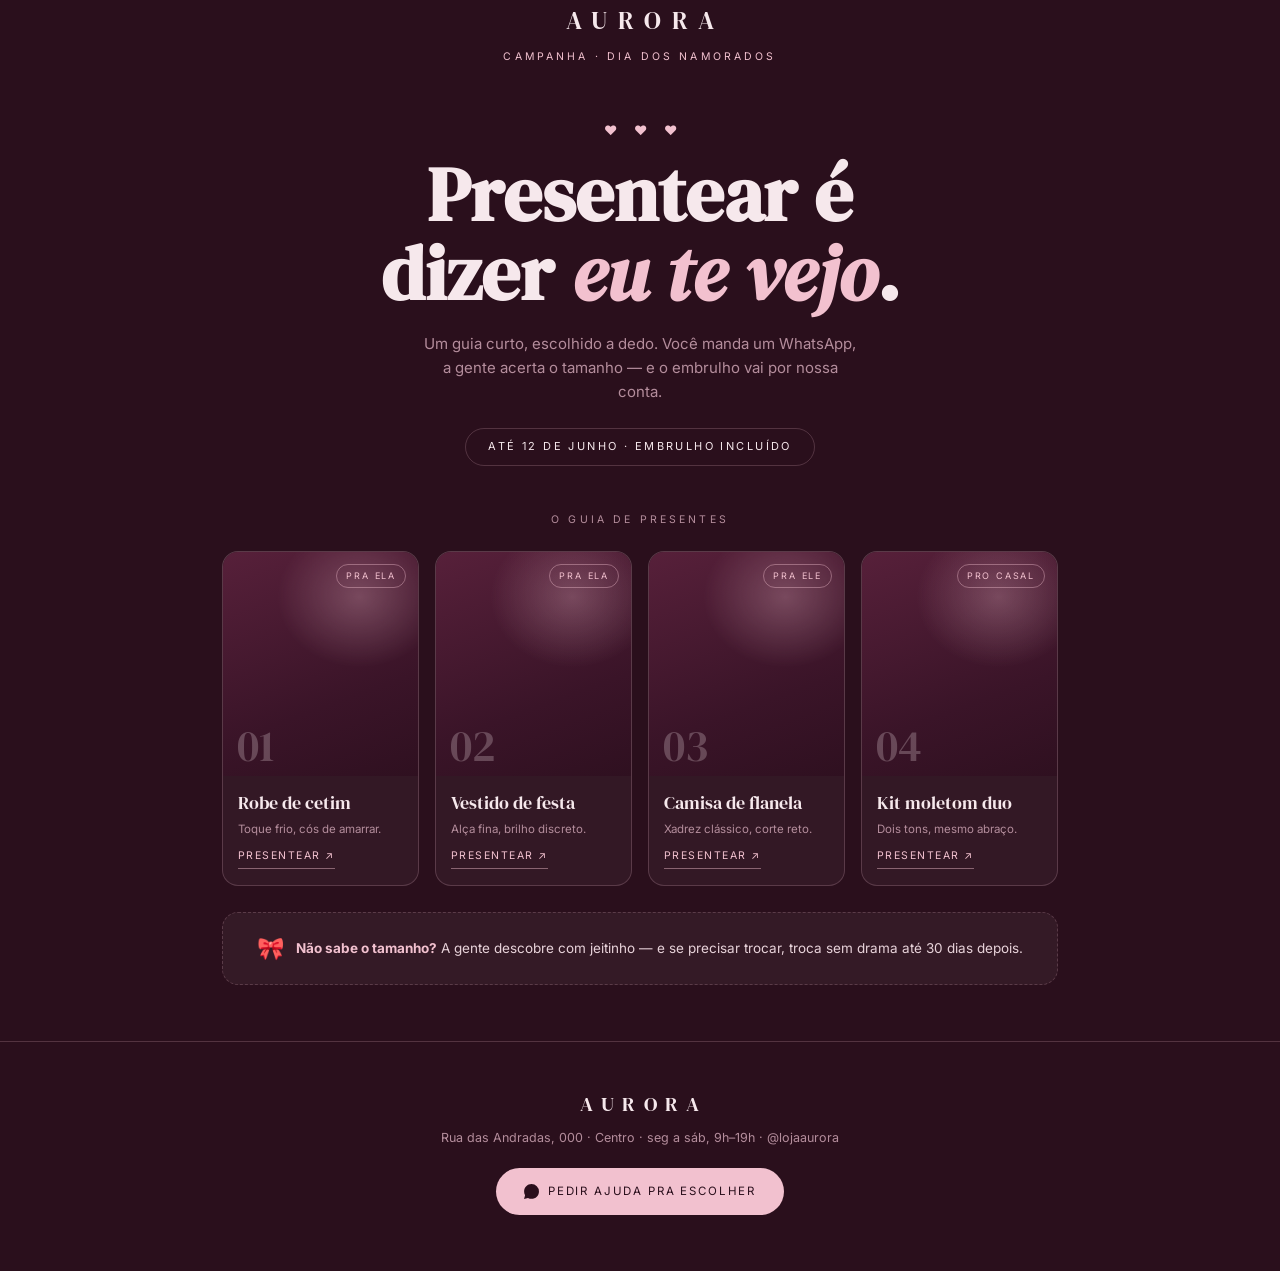
<file: colecoes/campanha.html>
<!DOCTYPE html>
<html lang="pt-BR">
<head>
<meta charset="UTF-8"><meta name="viewport" content="width=device-width, initial-scale=1.0">
<title>AURORA · Dia dos Namorados — guia de presentes</title>
<!-- DEMO · loja fictícia AURORA. Na venda real: logo, fotos e WhatsApp da vendedora entram no lugar. wa.me placeholder: 5555991234567 -->
<link rel="preconnect" href="https://fonts.googleapis.com"><link rel="preconnect" href="https://fonts.gstatic.com" crossorigin>
<link href="https://fonts.googleapis.com/css2?family=DM+Serif+Display:ital@0;1&family=Inter:wght@400;500&display=swap" rel="stylesheet">
<style>
  :root{--bg:#2a0f1c;--ink:#f6e8ec;--rose:#f2c1cf;--mut:#b48d9c;--line:rgba(242,193,207,.2)}
  *{margin:0;padding:0;box-sizing:border-box}
  body{background:var(--bg);color:var(--ink);font-family:'Inter',sans-serif;line-height:1.6;overflow-x:hidden}
  .wrap{max-width:880px;margin:0 auto;padding:0 22px}
  header{text-align:center;padding:30px 0 0}
  .logo{font-family:'DM Serif Display',serif;font-size:25px;letter-spacing:.42em;text-indent:.42em}
  .tag{font-size:10.5px;letter-spacing:.3em;text-transform:uppercase;color:var(--rose);margin-top:9px}
  .hero{text-align:center;padding:54px 0 46px}
  .hero .hearts{color:var(--rose);letter-spacing:.5em;text-indent:.5em;font-size:13px}
  .hero h1{font-family:'DM Serif Display',serif;font-size:clamp(40px,8.6vw,76px);line-height:1.05;margin-top:14px}
  .hero h1 i{color:var(--rose)}
  .hero p{color:var(--mut);font-size:15px;max-width:440px;margin:18px auto 0}
  .hero .dt{display:inline-block;margin-top:24px;font-size:11px;letter-spacing:.22em;text-transform:uppercase;color:var(--ink);border:1px solid var(--line);padding:9px 22px;border-radius:30px}
  .kick{text-align:center;font-size:10.5px;letter-spacing:.3em;text-transform:uppercase;color:var(--mut);margin-bottom:22px}
  .grid{display:grid;grid-template-columns:repeat(4,1fr);gap:16px;padding-bottom:26px}
  .gift{background:rgba(246,232,236,.045);border:1px solid var(--line);border-radius:16px;overflow:hidden;transition:.16s}
  .gift:hover{transform:translateY(-4px);border-color:rgba(242,193,207,.5)}
  .ph{position:relative;aspect-ratio:1/1.15;background:
      radial-gradient(60% 45% at 70% 20%,rgba(242,193,207,.28),transparent 70%),
      linear-gradient(160deg,#57203a,#3a1428 65%,#2f1020)}
  .ph .num{position:absolute;left:14px;bottom:8px;font-family:'DM Serif Display',serif;font-size:44px;color:rgba(246,232,236,.25);line-height:1}
  .ph .for{position:absolute;top:12px;right:12px;font-size:9px;letter-spacing:.2em;text-transform:uppercase;color:var(--rose);border:1px solid rgba(242,193,207,.4);padding:4px 9px;border-radius:20px}
  .tx{padding:13px 15px 16px}
  .tx h3{font-family:'DM Serif Display',serif;font-size:17.5px;font-weight:400}
  .tx p{color:var(--mut);font-size:11.5px;margin-top:3px}
  .res{display:inline-block;margin-top:10px;font-size:10.5px;letter-spacing:.14em;text-transform:uppercase;color:var(--rose);text-decoration:none;border-bottom:1px solid rgba(242,193,207,.45);padding-bottom:3px}
  .res:hover{border-color:var(--rose)}
  .wrapgift{display:flex;align-items:center;justify-content:center;gap:12px;background:rgba(246,232,236,.05);border:1px dashed var(--line);border-radius:16px;padding:18px 22px;margin-bottom:56px;font-size:13.5px;color:#e8d3da}
  .wrapgift b{color:var(--rose)}
  .wrapgift .gi{font-size:22px}
  footer{border-top:1px solid var(--line);text-align:center;padding:46px 22px 56px}
  footer .logo{font-size:20px}
  footer p{color:var(--mut);font-size:12.5px;margin-top:8px}
  .wab{display:inline-flex;align-items:center;gap:9px;margin-top:20px;font-size:11.5px;letter-spacing:.16em;text-transform:uppercase;color:#2a0f1c;background:var(--rose);text-decoration:none;padding:14px 28px;border-radius:30px}
  .wab svg{width:15px;height:15px;fill:#2a0f1c}
  @media (max-width:720px){ .grid{grid-template-columns:1fr 1fr;gap:12px} }
</style>
</head>
<body>
  <header class="wrap">
    <div class="logo">AURORA</div>
    <div class="tag">Campanha · Dia dos Namorados</div>
  </header>

  <section class="hero wrap">
    <div class="hearts">♥ ♥ ♥</div>
    <h1>Presentear é<br>dizer <i>eu te vejo</i>.</h1>
    <p>Um guia curto, escolhido a dedo. Você manda um WhatsApp, a gente acerta o tamanho — e o embrulho vai por nossa conta.</p>
    <div class="dt">Até 12 de junho · embrulho incluído</div>
  </section>

  <div class="wrap">
    <div class="kick">O guia de presentes</div>
    <section class="grid">
      <div class="gift"><div class="ph"><span class="for">pra ela</span><span class="num">01</span></div>
        <div class="tx"><h3>Robe de cetim</h3><p>Toque frio, cós de amarrar.</p>
        <a class="res" href="https://wa.me/5555991234567?text=Oi!%20Quero%20presentear%20com%20o%20robe%20de%20cetim%20do%20guia%20de%20namorados." target="_blank" rel="noopener">Presentear ↗</a></div></div>
      <div class="gift"><div class="ph"><span class="for">pra ela</span><span class="num">02</span></div>
        <div class="tx"><h3>Vestido de festa</h3><p>Alça fina, brilho discreto.</p>
        <a class="res" href="https://wa.me/5555991234567?text=Oi!%20Quero%20presentear%20com%20o%20vestido%20de%20festa%20do%20guia%20de%20namorados." target="_blank" rel="noopener">Presentear ↗</a></div></div>
      <div class="gift"><div class="ph"><span class="for">pra ele</span><span class="num">03</span></div>
        <div class="tx"><h3>Camisa de flanela</h3><p>Xadrez clássico, corte reto.</p>
        <a class="res" href="https://wa.me/5555991234567?text=Oi!%20Quero%20presentear%20com%20a%20camisa%20de%20flanela%20do%20guia%20de%20namorados." target="_blank" rel="noopener">Presentear ↗</a></div></div>
      <div class="gift"><div class="ph"><span class="for">pro casal</span><span class="num">04</span></div>
        <div class="tx"><h3>Kit moletom duo</h3><p>Dois tons, mesmo abraço.</p>
        <a class="res" href="https://wa.me/5555991234567?text=Oi!%20Quero%20presentear%20com%20o%20kit%20moletom%20duo%20do%20guia%20de%20namorados." target="_blank" rel="noopener">Presentear ↗</a></div></div>
    </section>

    <div class="wrapgift"><span class="gi">🎀</span><span><b>Não sabe o tamanho?</b> A gente descobre com jeitinho — e se precisar trocar, troca sem drama até 30 dias depois.</span></div>
  </div>

  <footer>
    <div class="logo">AURORA</div>
    <p>Rua das Andradas, 000 · Centro · seg a sáb, 9h–19h · @lojaaurora</p>
    <a class="wab" href="https://wa.me/5555991234567?text=Oi!%20Vi%20o%20guia%20de%20namorados%20no%20site%20e%20quero%20uma%20ajuda%20pra%20escolher." target="_blank" rel="noopener">
      <svg viewBox="0 0 24 24"><path d="M.057 24l1.687-6.163a11.867 11.867 0 01-1.587-5.946C.16 5.335 5.495 0 12.05 0a11.82 11.82 0 018.413 3.488 11.82 11.82 0 013.48 8.414c-.003 6.557-5.338 11.892-11.893 11.892a11.9 11.9 0 01-5.688-1.448L.057 24z"/></svg>
      Pedir ajuda pra escolher
    </a>
  </footer>
</body>
</html>
</file>
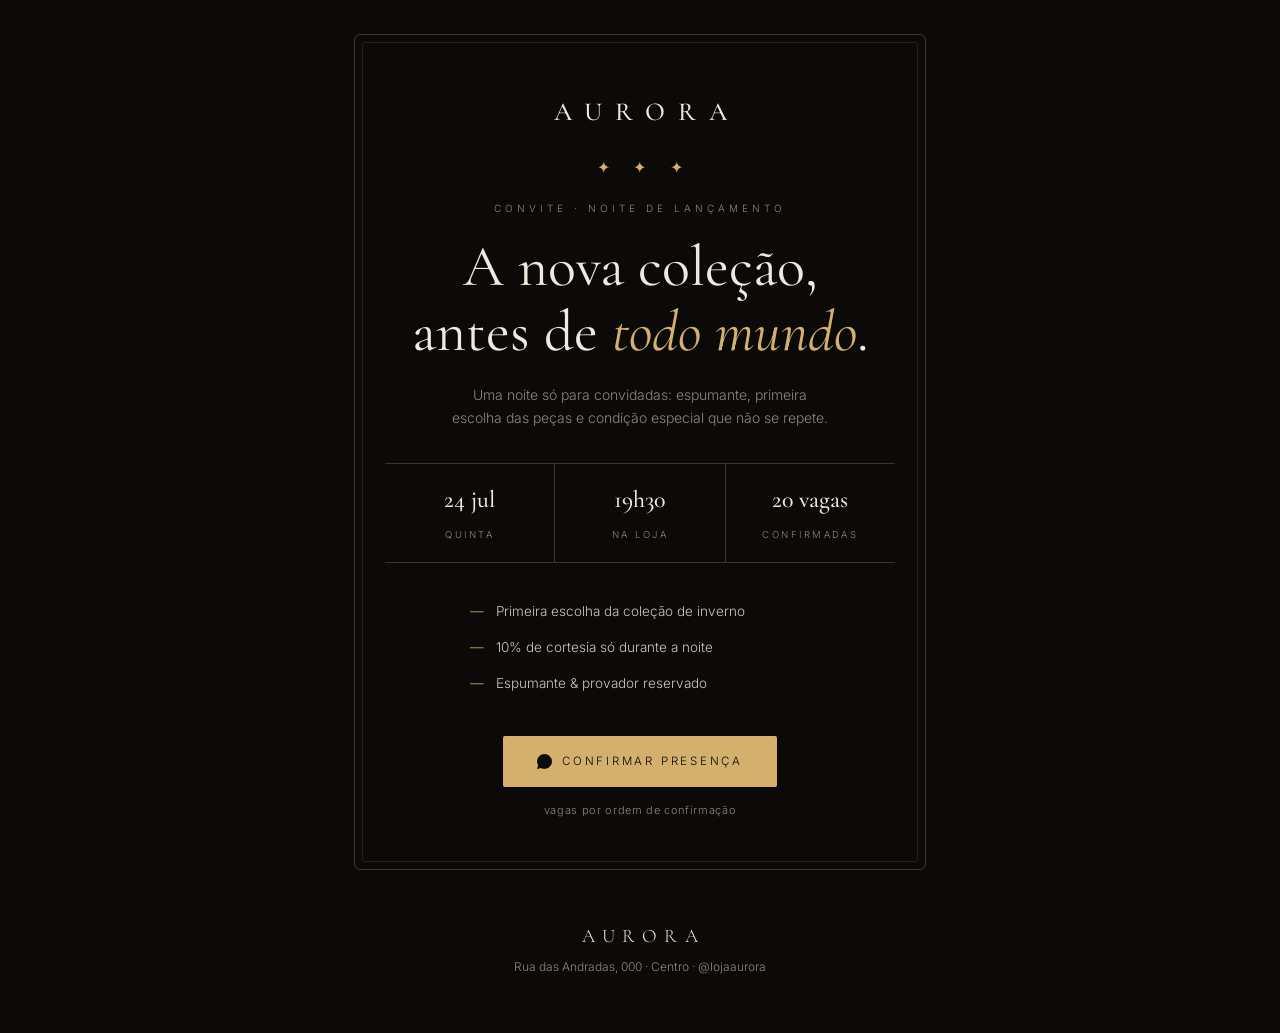
<file: colecoes/evento.html>
<!DOCTYPE html>
<html lang="pt-BR">
<head>
<meta charset="UTF-8"><meta name="viewport" content="width=device-width, initial-scale=1.0">
<title>AURORA · Você está convidada — Lançamento Inverno</title>
<!-- DEMO · loja fictícia AURORA. Na venda real: logo, data e WhatsApp da vendedora entram no lugar. wa.me placeholder: 5555991234567 -->
<link rel="preconnect" href="https://fonts.googleapis.com"><link rel="preconnect" href="https://fonts.gstatic.com" crossorigin>
<link href="https://fonts.googleapis.com/css2?family=Cormorant+Garamond:ital,wght@0,400;0,500;1,400;1,500&family=Inter:wght@300;400;500&display=swap" rel="stylesheet">
<style>
  :root{--bg:#0c0a09;--ink:#efe9df;--gold:#d3b06c;--mut:#8f877b;--line:rgba(211,176,108,.25)}
  *{margin:0;padding:0;box-sizing:border-box}
  body{background:var(--bg);color:var(--ink);font-family:'Inter',sans-serif;font-weight:300;line-height:1.65;overflow-x:hidden}
  .wrap{max-width:620px;margin:0 auto;padding:0 24px}
  .card{position:relative;margin:34px auto 40px;border:1px solid var(--line);border-radius:6px;padding:56px 30px 50px;text-align:center}
  .card::before{content:"";position:absolute;inset:7px;border:1px solid rgba(211,176,108,.14);border-radius:3px;pointer-events:none}
  .logo{font-family:'Cormorant Garamond',serif;font-weight:500;font-size:26px;letter-spacing:.5em;text-indent:.5em}
  .fleur{color:var(--gold);font-size:16px;margin:20px 0;letter-spacing:.6em;text-indent:.6em}
  .k{font-size:10px;letter-spacing:.4em;text-transform:uppercase;color:var(--mut)}
  h1{font-family:'Cormorant Garamond',serif;font-weight:400;font-size:clamp(38px,8vw,58px);line-height:1.12;margin:18px 0 0}
  h1 em{font-style:italic;color:var(--gold)}
  .sub{color:var(--mut);font-size:14px;max-width:380px;margin:18px auto 0}
  .when{margin:34px auto 0;display:flex;justify-content:center;gap:0;border-top:1px solid var(--line);border-bottom:1px solid var(--line)}
  .wcol{flex:1;padding:16px 8px}
  .wcol+.wcol{border-left:1px solid var(--line)}
  .wcol b{display:block;font-family:'Cormorant Garamond',serif;font-weight:500;font-size:24px;color:var(--ink)}
  .wcol span{font-size:9.5px;letter-spacing:.26em;text-transform:uppercase;color:var(--mut)}
  .list{margin:30px auto 0;max-width:340px;text-align:left}
  .list li{list-style:none;display:flex;gap:12px;align-items:baseline;font-size:13.5px;color:#cfc8bc;padding:7px 0}
  .list li::before{content:"—";color:var(--gold)}
  .rsvp{display:inline-flex;align-items:center;gap:10px;margin-top:34px;font-size:11.5px;letter-spacing:.24em;text-transform:uppercase;color:#0c0a09;background:var(--gold);text-decoration:none;padding:16px 34px;border-radius:2px;transition:.2s}
  .rsvp:hover{filter:brightness(1.08)}
  .rsvp svg{width:15px;height:15px;fill:#0c0a09}
  .note{margin-top:14px;font-size:11px;color:var(--mut);letter-spacing:.06em}
  footer{text-align:center;padding:10px 22px 56px;color:var(--mut);font-size:12px}
  footer .serif{font-family:'Cormorant Garamond',serif;font-size:19px;color:var(--ink);letter-spacing:.4em;text-indent:.4em;margin-bottom:6px}
</style>
</head>
<body>
  <div class="wrap">
    <div class="card">
      <div class="logo">AURORA</div>
      <div class="fleur">✦ ✦ ✦</div>
      <div class="k">Convite · noite de lançamento</div>
      <h1>A nova coleção,<br>antes de <em>todo mundo</em>.</h1>
      <p class="sub">Uma noite só para convidadas: espumante, primeira escolha das peças e condição especial que não se repete.</p>

      <div class="when">
        <div class="wcol"><b>24 jul</b><span>quinta</span></div>
        <div class="wcol"><b>19h30</b><span>na loja</span></div>
        <div class="wcol"><b>20 vagas</b><span>confirmadas</span></div>
      </div>

      <ul class="list">
        <li>Primeira escolha da coleção de inverno</li>
        <li>10% de cortesia só durante a noite</li>
        <li>Espumante &amp; provador reservado</li>
      </ul>

      <a class="rsvp" href="https://wa.me/5555991234567?text=Oi!%20Quero%20confirmar%20presen%C3%A7a%20na%20noite%20de%20lan%C3%A7amento%20da%20cole%C3%A7%C3%A3o." target="_blank" rel="noopener">
        <svg viewBox="0 0 24 24"><path d="M.057 24l1.687-6.163a11.867 11.867 0 01-1.587-5.946C.16 5.335 5.495 0 12.05 0a11.82 11.82 0 018.413 3.488 11.82 11.82 0 013.48 8.414c-.003 6.557-5.338 11.892-11.893 11.892a11.9 11.9 0 01-5.688-1.448L.057 24z"/></svg>
        Confirmar presença
      </a>
      <div class="note">vagas por ordem de confirmação</div>
    </div>
  </div>

  <footer>
    <div class="serif">AURORA</div>
    Rua das Andradas, 000 · Centro · @lojaaurora
  </footer>
</body>
</html>
</file>
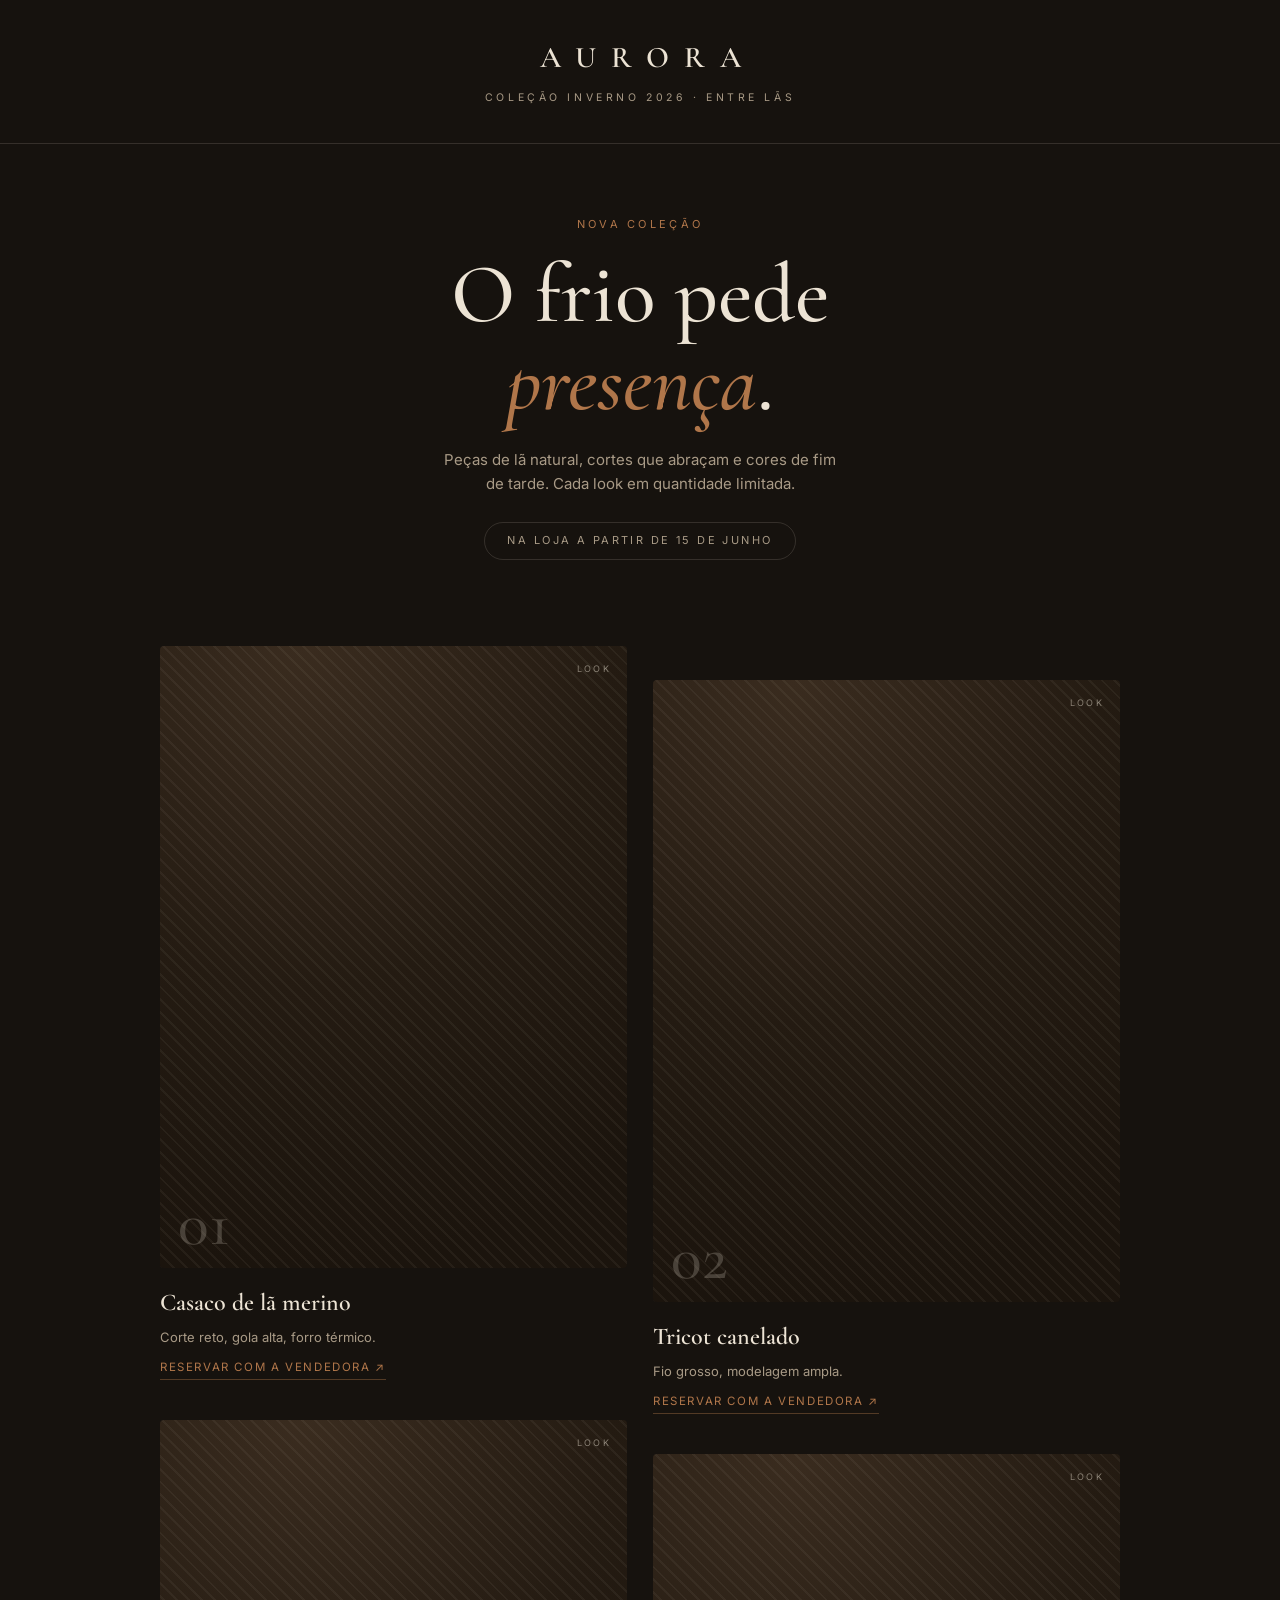
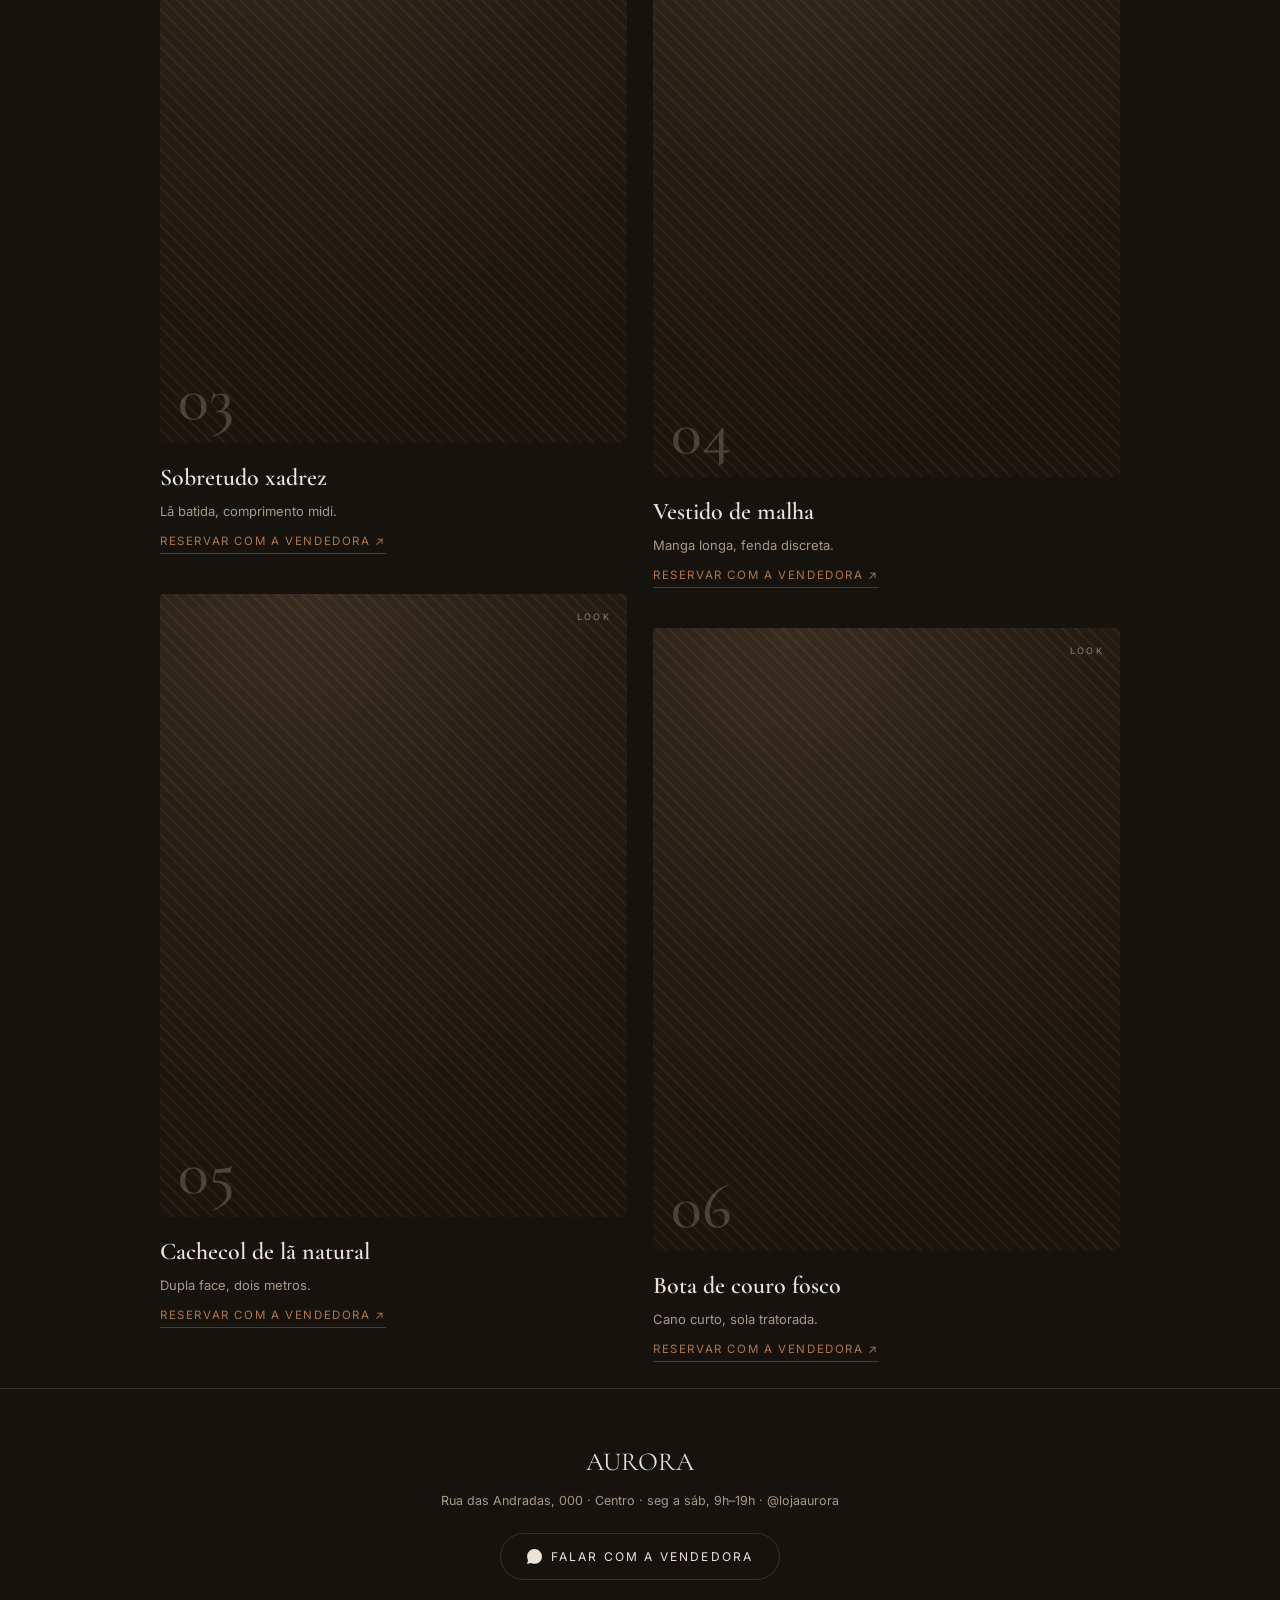
<file: colecoes/inverno.html>
<!DOCTYPE html>
<html lang="pt-BR">
<head>
<meta charset="UTF-8"><meta name="viewport" content="width=device-width, initial-scale=1.0">
<title>AURORA · Coleção Inverno — Entre Lãs</title>
<!-- DEMO · loja fictícia AURORA. Na venda real: logo, fotos e WhatsApp da vendedora entram no lugar. wa.me placeholder: 5555991234567 -->
<link rel="preconnect" href="https://fonts.googleapis.com"><link rel="preconnect" href="https://fonts.gstatic.com" crossorigin>
<link href="https://fonts.googleapis.com/css2?family=Cormorant+Garamond:ital,wght@0,500;0,600;1,500&family=Inter:wght@400;500&display=swap" rel="stylesheet">
<style>
  :root{--bg:#16120e;--ink:#ece3d4;--mut:#a89a86;--cu:#b0764a;--line:rgba(236,227,212,.14)}
  *{margin:0;padding:0;box-sizing:border-box}
  body{background:var(--bg);color:var(--ink);font-family:'Inter',sans-serif;line-height:1.6;overflow-x:hidden}
  .serif{font-family:'Cormorant Garamond',serif}
  .wrap{max-width:960px;margin:0 auto;padding:0 22px}
  header{padding:34px 0 10px;text-align:center;border-bottom:1px solid var(--line)}
  .logo{font-family:'Cormorant Garamond',serif;font-weight:600;font-size:30px;letter-spacing:.5em;text-indent:.5em}
  .tag{font-size:10.5px;letter-spacing:.34em;text-transform:uppercase;color:var(--mut);margin:8px 0 26px}
  .hero{text-align:center;padding:72px 0 60px}
  .hero .k{font-size:11px;letter-spacing:.3em;text-transform:uppercase;color:var(--cu)}
  .hero h1{font-family:'Cormorant Garamond',serif;font-weight:500;font-size:clamp(44px,9vw,84px);line-height:1.04;margin-top:18px}
  .hero h1 i{color:var(--cu)}
  .hero p{color:var(--mut);font-size:15px;max-width:400px;margin:22px auto 0}
  .hero .dt{margin-top:26px;font-size:11px;letter-spacing:.22em;text-transform:uppercase;color:var(--mut);border:1px solid var(--line);display:inline-block;padding:9px 22px;border-radius:30px}
  .grid{display:grid;grid-template-columns:1fr 1fr;gap:40px 26px;padding:26px 0 60px}
  .look:nth-child(even){transform:translateY(34px)}
  .ph{position:relative;aspect-ratio:3/4;border-radius:4px;overflow:hidden;background:
      repeating-linear-gradient(45deg,rgba(236,227,212,.05) 0 2px,transparent 2px 9px),
      radial-gradient(120% 100% at 30% 0%,#3a2c1f,#241b12 55%,#1b140d)}
  .ph .num{position:absolute;left:18px;bottom:12px;font-family:'Cormorant Garamond',serif;font-size:64px;font-weight:500;color:rgba(236,227,212,.22);line-height:1}
  .ph .lab{position:absolute;top:16px;right:16px;font-size:9px;letter-spacing:.26em;text-transform:uppercase;color:rgba(236,227,212,.5)}
  .look h3{font-family:'Cormorant Garamond',serif;font-weight:600;font-size:24px;margin-top:16px}
  .look p{color:var(--mut);font-size:13px;margin-top:4px}
  .res{display:inline-flex;align-items:center;gap:7px;margin-top:10px;font-size:11.5px;letter-spacing:.14em;text-transform:uppercase;color:var(--cu);text-decoration:none;border-bottom:1px solid rgba(176,118,74,.4);padding-bottom:3px}
  .res:hover{border-color:var(--cu)}
  footer{border-top:1px solid var(--line);text-align:center;padding:52px 0 60px}
  footer .serif{font-size:26px}
  footer p{color:var(--mut);font-size:12.5px;margin-top:8px}
  .wab{display:inline-flex;align-items:center;gap:9px;margin-top:22px;font-size:12px;letter-spacing:.18em;text-transform:uppercase;color:var(--ink);text-decoration:none;border:1px solid var(--line);padding:13px 26px;border-radius:30px;transition:.2s}
  .wab:hover{border-color:var(--cu);color:var(--cu)}
  .wab svg{width:15px;height:15px;fill:currentColor}
  @media (max-width:640px){ .grid{grid-template-columns:1fr;gap:38px} .look:nth-child(even){transform:none} }
</style>
</head>
<body>
  <header>
    <div class="logo">AURORA</div>
    <div class="tag">Coleção Inverno 2026 · Entre Lãs</div>
  </header>

  <section class="hero wrap">
    <div class="k">Nova coleção</div>
    <h1>O frio pede<br><i>presença</i>.</h1>
    <p>Peças de lã natural, cortes que abraçam e cores de fim de tarde. Cada look em quantidade limitada.</p>
    <div class="dt">Na loja a partir de 15 de junho</div>
  </section>

  <section class="wrap grid">
    <div class="look">
      <div class="ph"><span class="lab">Look</span><span class="num">01</span></div>
      <h3>Casaco de lã merino</h3><p>Corte reto, gola alta, forro térmico.</p>
      <a class="res" href="https://wa.me/5555991234567?text=Oi!%20Vi%20o%20casaco%20de%20l%C3%A3%20merino%20na%20cole%C3%A7%C3%A3o%20de%20inverno%20e%20quero%20reservar." target="_blank" rel="noopener">Reservar com a vendedora ↗</a>
    </div>
    <div class="look">
      <div class="ph"><span class="lab">Look</span><span class="num">02</span></div>
      <h3>Tricot canelado</h3><p>Fio grosso, modelagem ampla.</p>
      <a class="res" href="https://wa.me/5555991234567?text=Oi!%20Quero%20reservar%20o%20tricot%20canelado%20da%20cole%C3%A7%C3%A3o%20de%20inverno." target="_blank" rel="noopener">Reservar com a vendedora ↗</a>
    </div>
    <div class="look">
      <div class="ph"><span class="lab">Look</span><span class="num">03</span></div>
      <h3>Sobretudo xadrez</h3><p>Lã batida, comprimento midi.</p>
      <a class="res" href="https://wa.me/5555991234567?text=Oi!%20Quero%20reservar%20o%20sobretudo%20xadrez%20da%20cole%C3%A7%C3%A3o%20de%20inverno." target="_blank" rel="noopener">Reservar com a vendedora ↗</a>
    </div>
    <div class="look">
      <div class="ph"><span class="lab">Look</span><span class="num">04</span></div>
      <h3>Vestido de malha</h3><p>Manga longa, fenda discreta.</p>
      <a class="res" href="https://wa.me/5555991234567?text=Oi!%20Quero%20reservar%20o%20vestido%20de%20malha%20da%20cole%C3%A7%C3%A3o%20de%20inverno." target="_blank" rel="noopener">Reservar com a vendedora ↗</a>
    </div>
    <div class="look">
      <div class="ph"><span class="lab">Look</span><span class="num">05</span></div>
      <h3>Cachecol de lã natural</h3><p>Dupla face, dois metros.</p>
      <a class="res" href="https://wa.me/5555991234567?text=Oi!%20Quero%20reservar%20o%20cachecol%20de%20l%C3%A3%20da%20cole%C3%A7%C3%A3o%20de%20inverno." target="_blank" rel="noopener">Reservar com a vendedora ↗</a>
    </div>
    <div class="look">
      <div class="ph"><span class="lab">Look</span><span class="num">06</span></div>
      <h3>Bota de couro fosco</h3><p>Cano curto, sola tratorada.</p>
      <a class="res" href="https://wa.me/5555991234567?text=Oi!%20Quero%20reservar%20a%20bota%20de%20couro%20da%20cole%C3%A7%C3%A3o%20de%20inverno." target="_blank" rel="noopener">Reservar com a vendedora ↗</a>
    </div>
  </section>

  <footer>
    <div class="serif">AURORA</div>
    <p>Rua das Andradas, 000 · Centro · seg a sáb, 9h–19h · @lojaaurora</p>
    <a class="wab" href="https://wa.me/5555991234567?text=Oi!%20Vi%20a%20cole%C3%A7%C3%A3o%20de%20inverno%20no%20site." target="_blank" rel="noopener">
      <svg viewBox="0 0 24 24"><path d="M.057 24l1.687-6.163a11.867 11.867 0 01-1.587-5.946C.16 5.335 5.495 0 12.05 0a11.82 11.82 0 018.413 3.488 11.82 11.82 0 013.48 8.414c-.003 6.557-5.338 11.892-11.893 11.892a11.9 11.9 0 01-5.688-1.448L.057 24z"/></svg>
      Falar com a vendedora
    </a>
  </footer>
</body>
</html>
</file>
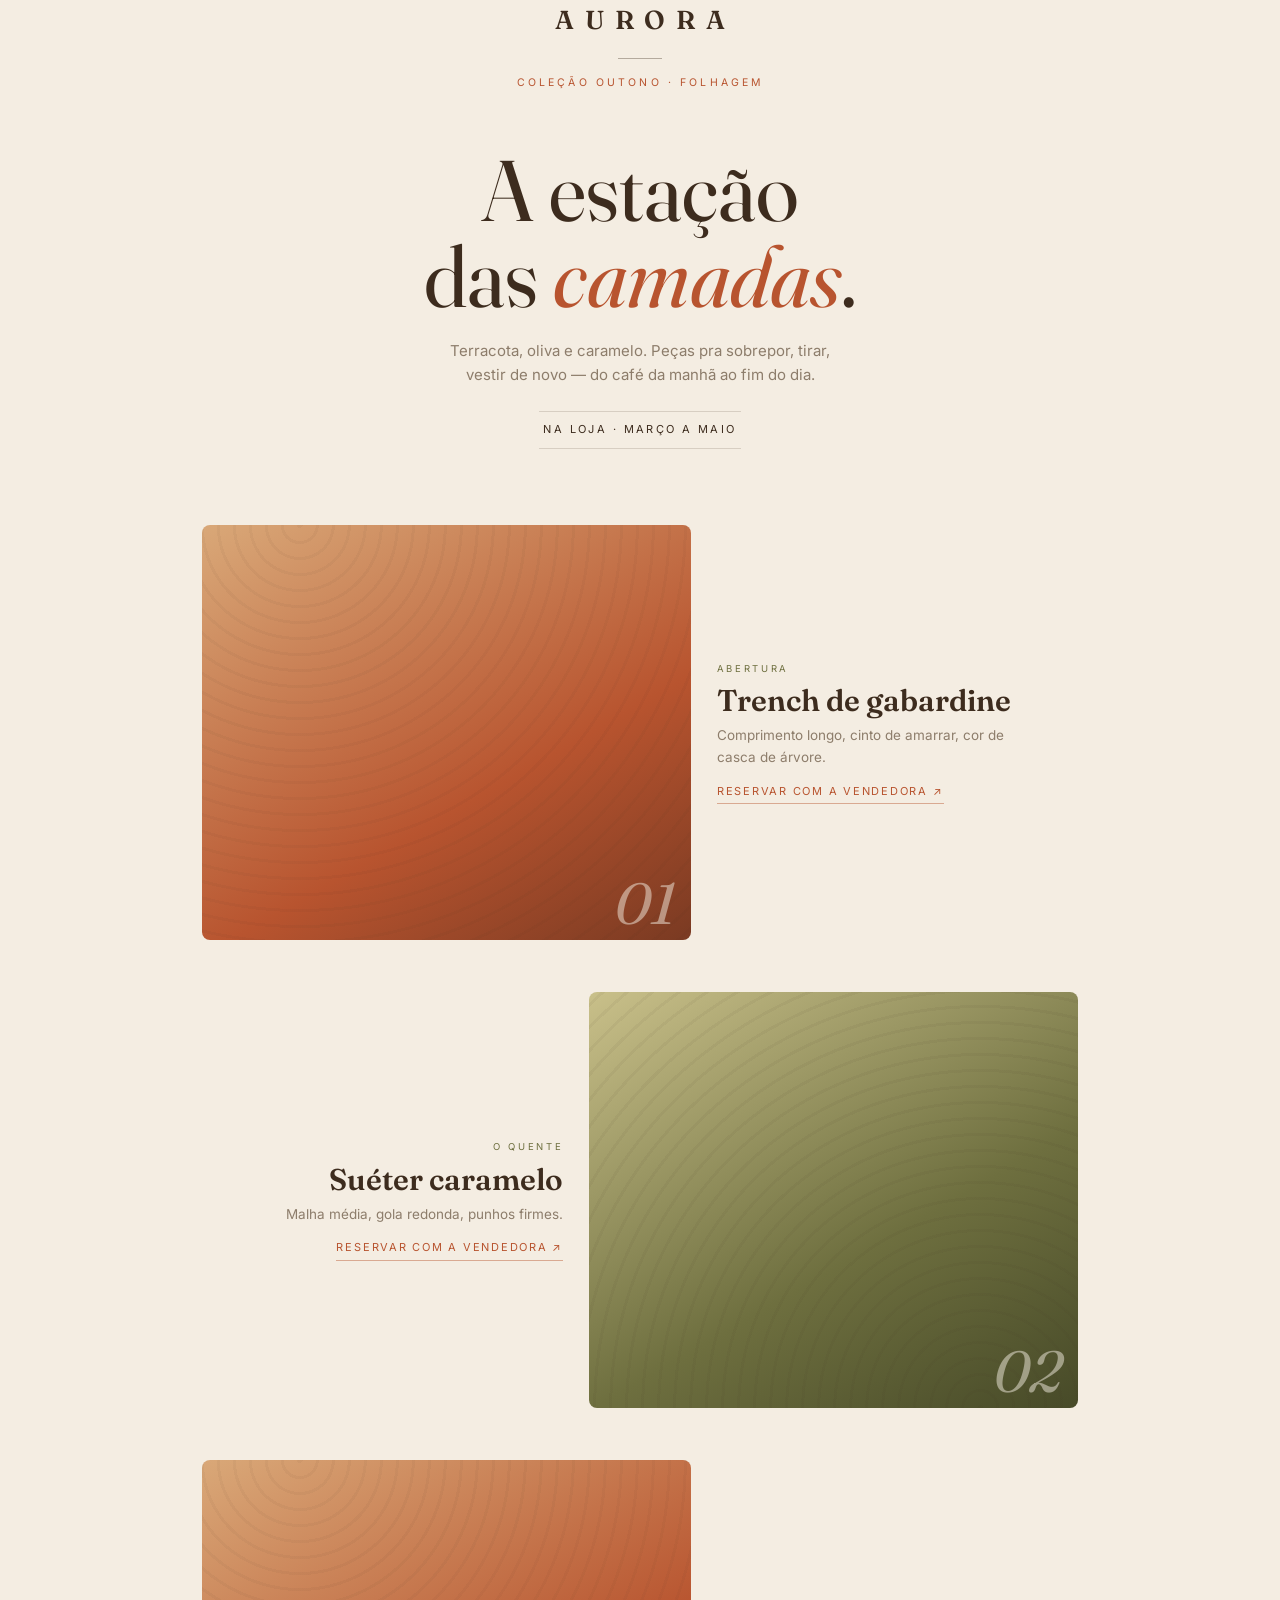
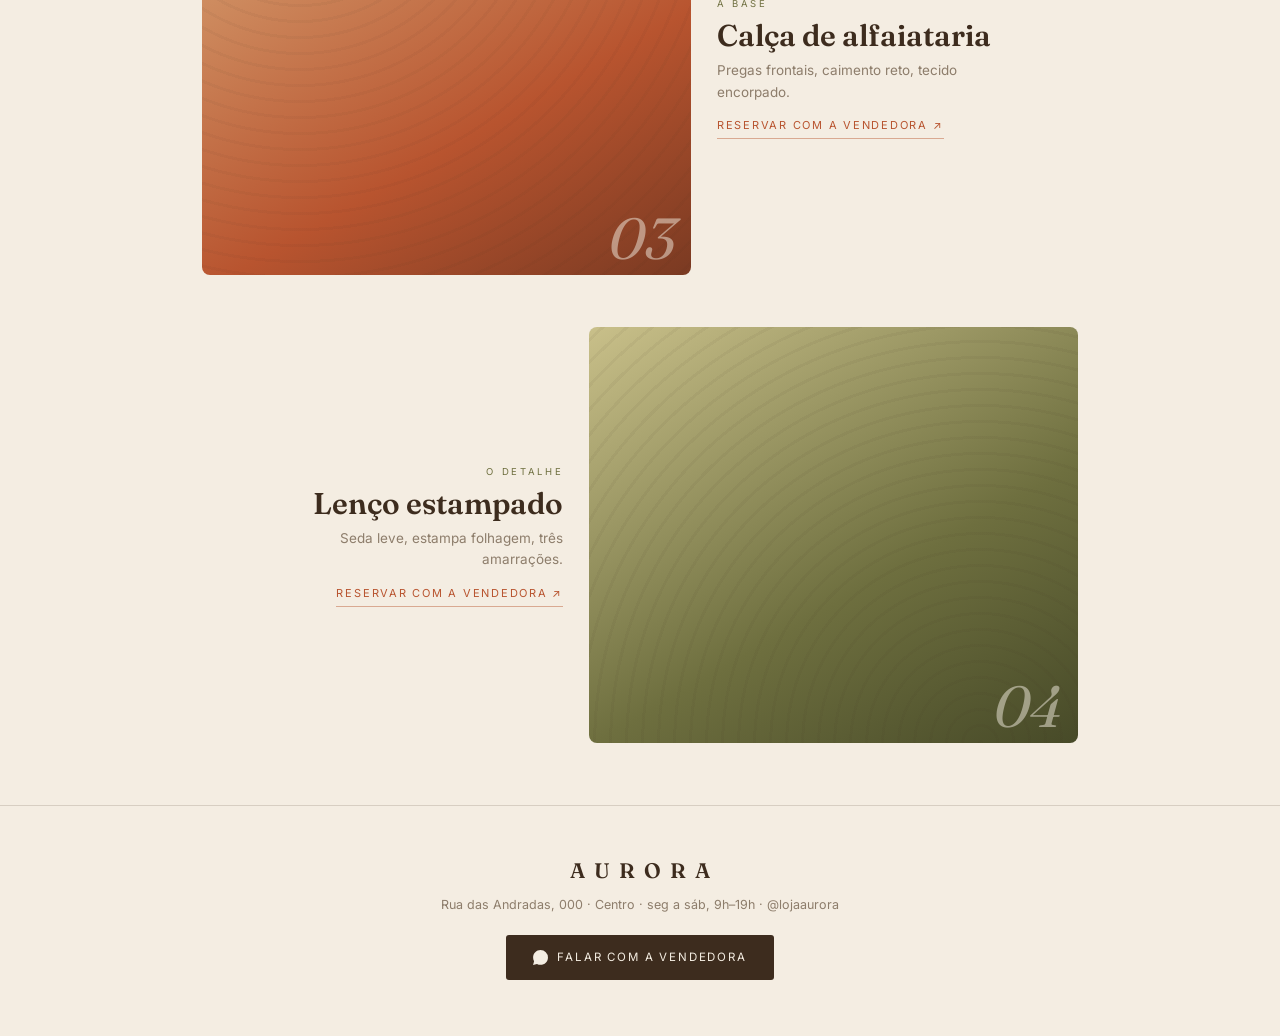
<file: colecoes/outono.html>
<!DOCTYPE html>
<html lang="pt-BR">
<head>
<meta charset="UTF-8"><meta name="viewport" content="width=device-width, initial-scale=1.0">
<title>AURORA · Coleção Outono — Folhagem</title>
<!-- DEMO · loja fictícia AURORA. Na venda real: logo, fotos e WhatsApp da vendedora entram no lugar. wa.me placeholder: 5555991234567 -->
<link rel="preconnect" href="https://fonts.googleapis.com"><link rel="preconnect" href="https://fonts.gstatic.com" crossorigin>
<link href="https://fonts.googleapis.com/css2?family=Fraunces:ital,opsz,wght@0,9..144,400;0,9..144,600;1,9..144,400&family=Inter:wght@400;500&display=swap" rel="stylesheet">
<style>
  :root{--bg:#f4ede2;--ink:#3d2c1e;--mut:#8d7d6b;--terra:#b8542f;--oliva:#6e6f3f;--line:rgba(61,44,30,.16)}
  *{margin:0;padding:0;box-sizing:border-box}
  body{background:var(--bg);color:var(--ink);font-family:'Inter',sans-serif;line-height:1.6;overflow-x:hidden}
  .wrap{max-width:920px;margin:0 auto;padding:0 22px}
  header{text-align:center;padding:30px 0 0}
  .logo{font-family:'Fraunces',serif;font-weight:600;font-size:26px;letter-spacing:.42em;text-indent:.42em}
  .rule{width:44px;height:1px;background:var(--ink);opacity:.35;margin:16px auto}
  .tag{font-size:10.5px;letter-spacing:.3em;text-transform:uppercase;color:var(--terra)}
  .hero{text-align:center;padding:56px 0 50px}
  .hero h1{font-family:'Fraunces',serif;font-weight:400;font-size:clamp(46px,9vw,86px);line-height:1}
  .hero h1 em{font-style:italic;color:var(--terra)}
  .hero p{color:var(--mut);font-size:15px;max-width:420px;margin:20px auto 0}
  .hero .dt{display:inline-block;margin-top:24px;font-size:11px;letter-spacing:.22em;text-transform:uppercase;color:var(--ink);border-top:1px solid var(--line);border-bottom:1px solid var(--line);padding:9px 4px}
  .row{display:grid;grid-template-columns:1.15fr .85fr;gap:26px;align-items:center;padding:26px 0}
  .row.rev{grid-template-columns:.85fr 1.15fr}
  .row.rev .ph{order:2}.row.rev .tx{order:1;text-align:right}
  .ph{position:relative;aspect-ratio:4/3.4;border-radius:8px;overflow:hidden;background:
      repeating-radial-gradient(circle at 20% 0%,rgba(61,44,30,.045) 0 3px,transparent 3px 16px),
      linear-gradient(150deg,#d9a878,#b8542f 62%,#7a3a22)}
  .ph.alt{background:
      repeating-radial-gradient(circle at 80% 100%,rgba(61,44,30,.05) 0 3px,transparent 3px 16px),
      linear-gradient(150deg,#c9c08a,#6e6f3f 60%,#474a28)}
  .ph .num{position:absolute;right:16px;bottom:8px;font-family:'Fraunces',serif;font-style:italic;font-size:58px;color:rgba(244,237,226,.5);line-height:1}
  .tx .k{font-size:9.5px;letter-spacing:.28em;text-transform:uppercase;color:var(--oliva)}
  .tx h3{font-family:'Fraunces',serif;font-weight:600;font-size:30px;margin-top:8px;line-height:1.1}
  .tx p{color:var(--mut);font-size:13.5px;margin-top:8px;max-width:300px}
  .row.rev .tx p{margin-left:auto}
  .res{display:inline-block;margin-top:14px;font-size:11px;letter-spacing:.16em;text-transform:uppercase;color:var(--terra);text-decoration:none;border-bottom:1px solid rgba(184,84,47,.45);padding-bottom:3px}
  .res:hover{border-color:var(--terra)}
  footer{border-top:1px solid var(--line);text-align:center;padding:48px 22px 56px;margin-top:36px}
  footer .logo{font-size:21px}
  footer p{color:var(--mut);font-size:12.5px;margin-top:8px}
  .wab{display:inline-flex;align-items:center;gap:9px;margin-top:20px;font-size:11.5px;letter-spacing:.16em;text-transform:uppercase;color:#f4ede2;background:var(--ink);text-decoration:none;padding:13px 27px;border-radius:3px}
  .wab svg{width:15px;height:15px;fill:#f4ede2}
  @media (max-width:640px){
    .row,.row.rev{grid-template-columns:1fr;gap:14px;padding:20px 0}
    .row.rev .ph{order:1}.row.rev .tx{order:2;text-align:left}
    .row.rev .tx p{margin-left:0}
  }
</style>
</head>
<body>
  <header class="wrap">
    <div class="logo">AURORA</div>
    <div class="rule"></div>
    <div class="tag">Coleção Outono · Folhagem</div>
  </header>

  <section class="hero wrap">
    <h1>A estação<br>das <em>camadas</em>.</h1>
    <p>Terracota, oliva e caramelo. Peças pra sobrepor, tirar, vestir de novo — do café da manhã ao fim do dia.</p>
    <div class="dt">Na loja · março a maio</div>
  </section>

  <div class="wrap">
    <div class="row">
      <div class="ph"><span class="num">01</span></div>
      <div class="tx"><div class="k">Abertura</div><h3>Trench de gabardine</h3><p>Comprimento longo, cinto de amarrar, cor de casca de árvore.</p>
      <a class="res" href="https://wa.me/5555991234567?text=Oi!%20Quero%20saber%20do%20trench%20de%20gabardine%20da%20cole%C3%A7%C3%A3o%20de%20outono." target="_blank" rel="noopener">Reservar com a vendedora ↗</a></div>
    </div>
    <div class="row rev">
      <div class="ph alt"><span class="num">02</span></div>
      <div class="tx"><div class="k">O quente</div><h3>Suéter caramelo</h3><p>Malha média, gola redonda, punhos firmes.</p>
      <a class="res" href="https://wa.me/5555991234567?text=Oi!%20Quero%20saber%20do%20su%C3%A9ter%20caramelo%20da%20cole%C3%A7%C3%A3o%20de%20outono." target="_blank" rel="noopener">Reservar com a vendedora ↗</a></div>
    </div>
    <div class="row">
      <div class="ph"><span class="num">03</span></div>
      <div class="tx"><div class="k">A base</div><h3>Calça de alfaiataria</h3><p>Pregas frontais, caimento reto, tecido encorpado.</p>
      <a class="res" href="https://wa.me/5555991234567?text=Oi!%20Quero%20saber%20da%20cal%C3%A7a%20de%20alfaiataria%20da%20cole%C3%A7%C3%A3o%20de%20outono." target="_blank" rel="noopener">Reservar com a vendedora ↗</a></div>
    </div>
    <div class="row rev">
      <div class="ph alt"><span class="num">04</span></div>
      <div class="tx"><div class="k">O detalhe</div><h3>Lenço estampado</h3><p>Seda leve, estampa folhagem, três amarrações.</p>
      <a class="res" href="https://wa.me/5555991234567?text=Oi!%20Quero%20saber%20do%20len%C3%A7o%20estampado%20da%20cole%C3%A7%C3%A3o%20de%20outono." target="_blank" rel="noopener">Reservar com a vendedora ↗</a></div>
    </div>
  </div>

  <footer>
    <div class="logo">AURORA</div>
    <p>Rua das Andradas, 000 · Centro · seg a sáb, 9h–19h · @lojaaurora</p>
    <a class="wab" href="https://wa.me/5555991234567?text=Oi!%20Vi%20a%20cole%C3%A7%C3%A3o%20de%20outono%20no%20site." target="_blank" rel="noopener">
      <svg viewBox="0 0 24 24"><path d="M.057 24l1.687-6.163a11.867 11.867 0 01-1.587-5.946C.16 5.335 5.495 0 12.05 0a11.82 11.82 0 018.413 3.488 11.82 11.82 0 013.48 8.414c-.003 6.557-5.338 11.892-11.893 11.892a11.9 11.9 0 01-5.688-1.448L.057 24z"/></svg>
      Falar com a vendedora
    </a>
  </footer>
</body>
</html>
</file>
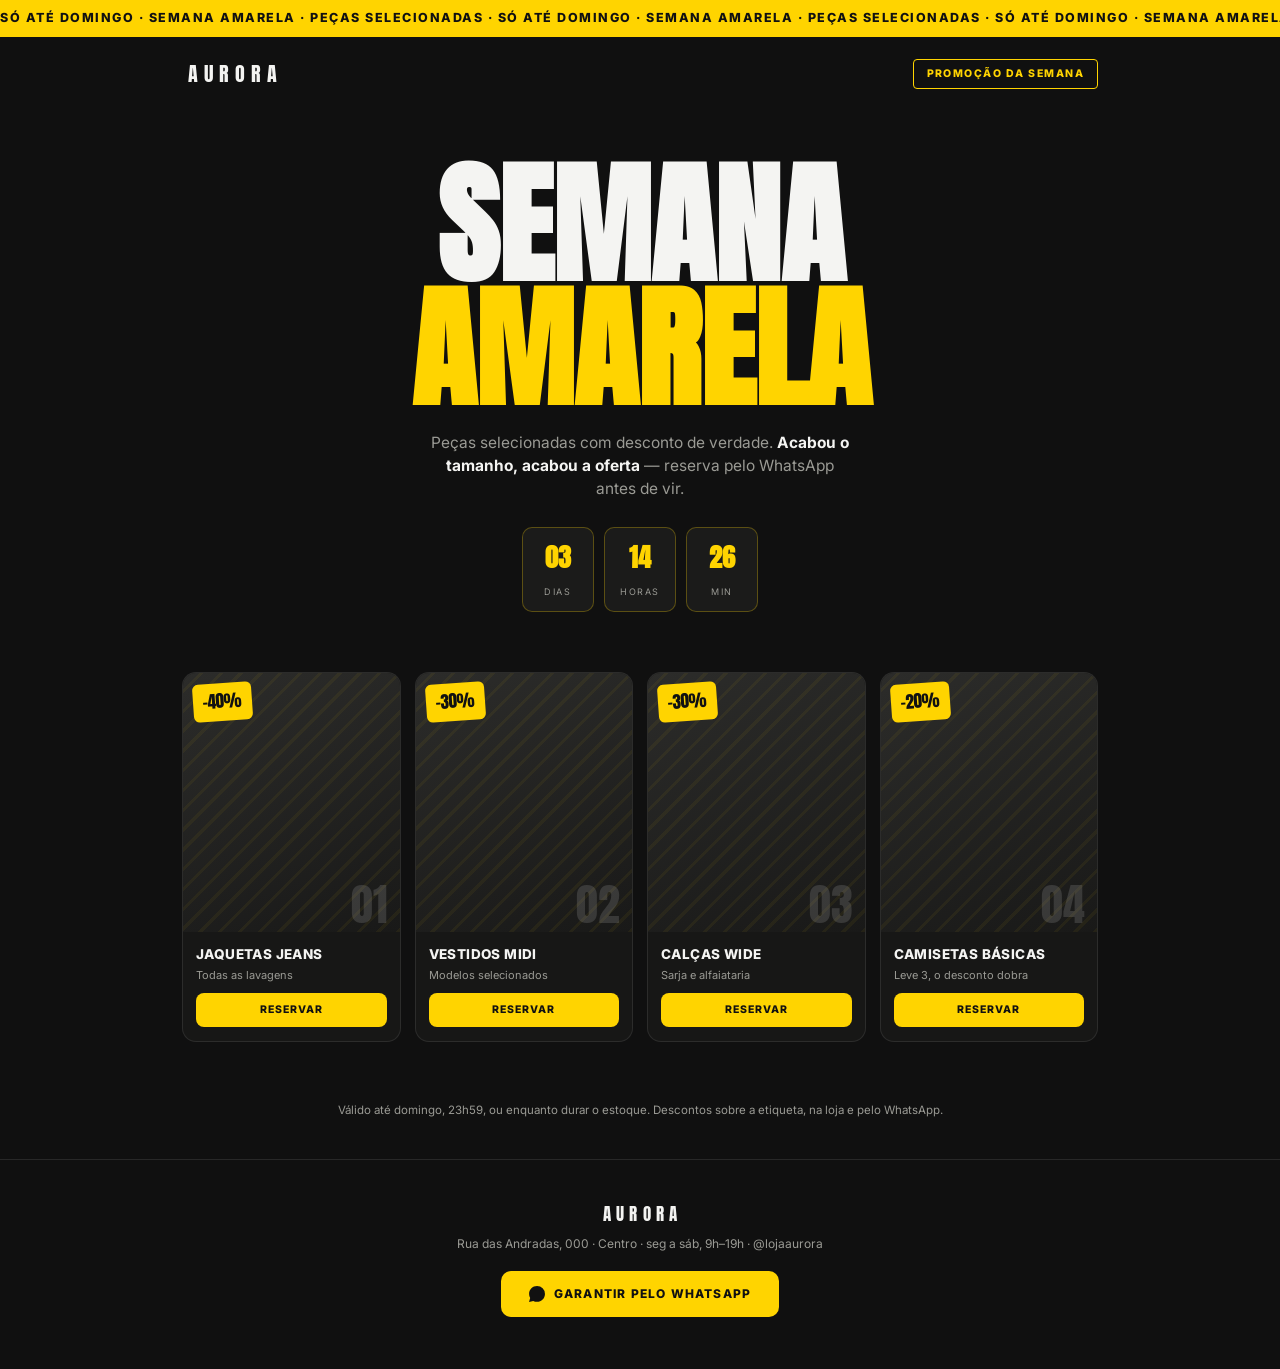
<file: colecoes/promocao.html>
<!DOCTYPE html>
<html lang="pt-BR">
<head>
<meta charset="UTF-8"><meta name="viewport" content="width=device-width, initial-scale=1.0">
<title>AURORA · Semana Amarela — só até domingo</title>
<!-- DEMO · loja fictícia AURORA. Na venda real: logo, fotos, % e WhatsApp da vendedora entram no lugar. wa.me placeholder: 5555991234567 -->
<link rel="preconnect" href="https://fonts.googleapis.com"><link rel="preconnect" href="https://fonts.gstatic.com" crossorigin>
<link href="https://fonts.googleapis.com/css2?family=Anton&family=Inter:wght@400;600;800&display=swap" rel="stylesheet">
<style>
  :root{--bg:#101010;--ink:#f4f4f2;--yl:#ffd400;--mut:#9a9a94}
  *{margin:0;padding:0;box-sizing:border-box}
  body{background:var(--bg);color:var(--ink);font-family:'Inter',sans-serif;line-height:1.5;overflow-x:hidden}
  .wrap{max-width:960px;margin:0 auto;padding:0 22px}
  .marq{background:var(--yl);color:#111;overflow:hidden;white-space:nowrap;padding:9px 0;font-weight:800;font-size:12.5px;letter-spacing:.12em;text-transform:uppercase}
  .marq div{display:inline-block;animation:roll 16s linear infinite}
  @keyframes roll{from{transform:translateX(0)}to{transform:translateX(-50%)}}
  header{display:flex;justify-content:space-between;align-items:center;padding:22px 0}
  .logo{font-family:'Anton',sans-serif;font-size:20px;letter-spacing:.3em;text-indent:.3em}
  .tag{font-size:10.5px;font-weight:800;letter-spacing:.14em;text-transform:uppercase;color:var(--yl);border:1.5px solid var(--yl);padding:6px 13px;border-radius:4px}
  .hero{text-align:center;padding:52px 0 46px}
  .hero h1{font-family:'Anton',sans-serif;font-size:clamp(58px,13vw,132px);line-height:.94;text-transform:uppercase}
  .hero h1 span{color:var(--yl)}
  .hero p{color:var(--mut);font-size:15.5px;max-width:430px;margin:20px auto 0}
  .hero p b{color:var(--ink)}
  .count{display:flex;justify-content:center;gap:10px;margin-top:26px}
  .cnt{background:#1b1b1a;border:1px solid rgba(255,212,0,.28);border-radius:10px;padding:10px 14px;min-width:72px}
  .cnt b{display:block;font-family:'Anton',sans-serif;font-size:26px;color:var(--yl)}
  .cnt span{font-size:9px;letter-spacing:.18em;text-transform:uppercase;color:var(--mut)}
  .grid{display:grid;grid-template-columns:repeat(4,1fr);gap:14px;padding:14px 0 60px}
  .look{position:relative;background:#171716;border:1px solid rgba(255,255,255,.09);border-radius:14px;overflow:hidden;transition:.16s}
  .look:hover{transform:translateY(-4px);border-color:rgba(255,212,0,.5)}
  .ph{position:relative;aspect-ratio:3/3.6;background:
      repeating-linear-gradient(-45deg,rgba(255,212,0,.05) 0 3px,transparent 3px 14px),
      linear-gradient(160deg,#2c2c2a,#191918)}
  .off{position:absolute;top:10px;left:10px;background:var(--yl);color:#111;font-family:'Anton',sans-serif;font-size:17px;padding:6px 10px;border-radius:6px;transform:rotate(-4deg)}
  .ph .num{position:absolute;right:12px;bottom:6px;font-family:'Anton',sans-serif;font-size:44px;color:rgba(244,244,242,.14);line-height:1}
  .tx{padding:12px 13px 14px}
  .tx h3{font-size:13.5px;font-weight:800;text-transform:uppercase;letter-spacing:.03em}
  .tx p{color:var(--mut);font-size:11px;margin-top:2px}
  .res{display:block;margin-top:10px;text-align:center;font-size:10.5px;font-weight:800;letter-spacing:.1em;text-transform:uppercase;color:#111;background:var(--yl);text-decoration:none;padding:9px 6px;border-radius:8px}
  .res:hover{filter:brightness(1.08)}
  .rules{text-align:center;color:var(--mut);font-size:11.5px;padding-bottom:40px}
  footer{border-top:1px solid rgba(255,255,255,.1);text-align:center;padding:42px 22px 52px}
  footer .logo{font-size:17px}
  footer p{color:var(--mut);font-size:12px;margin-top:7px}
  .wab{display:inline-flex;align-items:center;gap:9px;margin-top:18px;font-size:12px;font-weight:800;letter-spacing:.1em;text-transform:uppercase;color:#111;background:var(--yl);text-decoration:none;padding:14px 28px;border-radius:10px}
  .wab svg{width:16px;height:16px;fill:#111}
  @media (max-width:760px){ .grid{grid-template-columns:1fr 1fr;gap:11px} }
</style>
</head>
<body>
  <div class="marq"><div>SÓ ATÉ DOMINGO · SEMANA AMARELA · PEÇAS SELECIONADAS · SÓ ATÉ DOMINGO · SEMANA AMARELA · PEÇAS SELECIONADAS · SÓ ATÉ DOMINGO · SEMANA AMARELA · PEÇAS SELECIONADAS · </div></div>

  <div class="wrap">
    <header>
      <div class="logo">AURORA</div>
      <div class="tag">Promoção da semana</div>
    </header>

    <section class="hero">
      <h1>Semana<br><span>Amarela</span></h1>
      <p>Peças selecionadas com desconto de verdade. <b>Acabou o tamanho, acabou a oferta</b> — reserva pelo WhatsApp antes de vir.</p>
      <div class="count">
        <div class="cnt"><b>03</b><span>dias</span></div>
        <div class="cnt"><b>14</b><span>horas</span></div>
        <div class="cnt"><b>26</b><span>min</span></div>
      </div>
    </section>

    <section class="grid">
      <div class="look"><div class="ph"><span class="off">-40%</span><span class="num">01</span></div>
        <div class="tx"><h3>Jaquetas jeans</h3><p>Todas as lavagens</p>
        <a class="res" href="https://wa.me/5555991234567?text=Oi!%20Quero%20reservar%20uma%20jaqueta%20jeans%20da%20Semana%20Amarela%20(-40%25)." target="_blank" rel="noopener">Reservar</a></div></div>
      <div class="look"><div class="ph"><span class="off">-30%</span><span class="num">02</span></div>
        <div class="tx"><h3>Vestidos midi</h3><p>Modelos selecionados</p>
        <a class="res" href="https://wa.me/5555991234567?text=Oi!%20Quero%20reservar%20um%20vestido%20midi%20da%20Semana%20Amarela%20(-30%25)." target="_blank" rel="noopener">Reservar</a></div></div>
      <div class="look"><div class="ph"><span class="off">-30%</span><span class="num">03</span></div>
        <div class="tx"><h3>Calças wide</h3><p>Sarja e alfaiataria</p>
        <a class="res" href="https://wa.me/5555991234567?text=Oi!%20Quero%20reservar%20uma%20cal%C3%A7a%20wide%20da%20Semana%20Amarela%20(-30%25)." target="_blank" rel="noopener">Reservar</a></div></div>
      <div class="look"><div class="ph"><span class="off">-20%</span><span class="num">04</span></div>
        <div class="tx"><h3>Camisetas básicas</h3><p>Leve 3, o desconto dobra</p>
        <a class="res" href="https://wa.me/5555991234567?text=Oi!%20Quero%20reservar%20camisetas%20b%C3%A1sicas%20da%20Semana%20Amarela." target="_blank" rel="noopener">Reservar</a></div></div>
    </section>

    <div class="rules">Válido até domingo, 23h59, ou enquanto durar o estoque. Descontos sobre a etiqueta, na loja e pelo WhatsApp.</div>
  </div>

  <footer>
    <div class="logo">AURORA</div>
    <p>Rua das Andradas, 000 · Centro · seg a sáb, 9h–19h · @lojaaurora</p>
    <a class="wab" href="https://wa.me/5555991234567?text=Oi!%20Vi%20a%20Semana%20Amarela%20no%20site%20e%20quero%20aproveitar." target="_blank" rel="noopener">
      <svg viewBox="0 0 24 24"><path d="M.057 24l1.687-6.163a11.867 11.867 0 01-1.587-5.946C.16 5.335 5.495 0 12.05 0a11.82 11.82 0 018.413 3.488 11.82 11.82 0 013.48 8.414c-.003 6.557-5.338 11.892-11.893 11.892a11.9 11.9 0 01-5.688-1.448L.057 24z"/></svg>
      Garantir pelo WhatsApp
    </a>
  </footer>
</body>
</html>
</file>
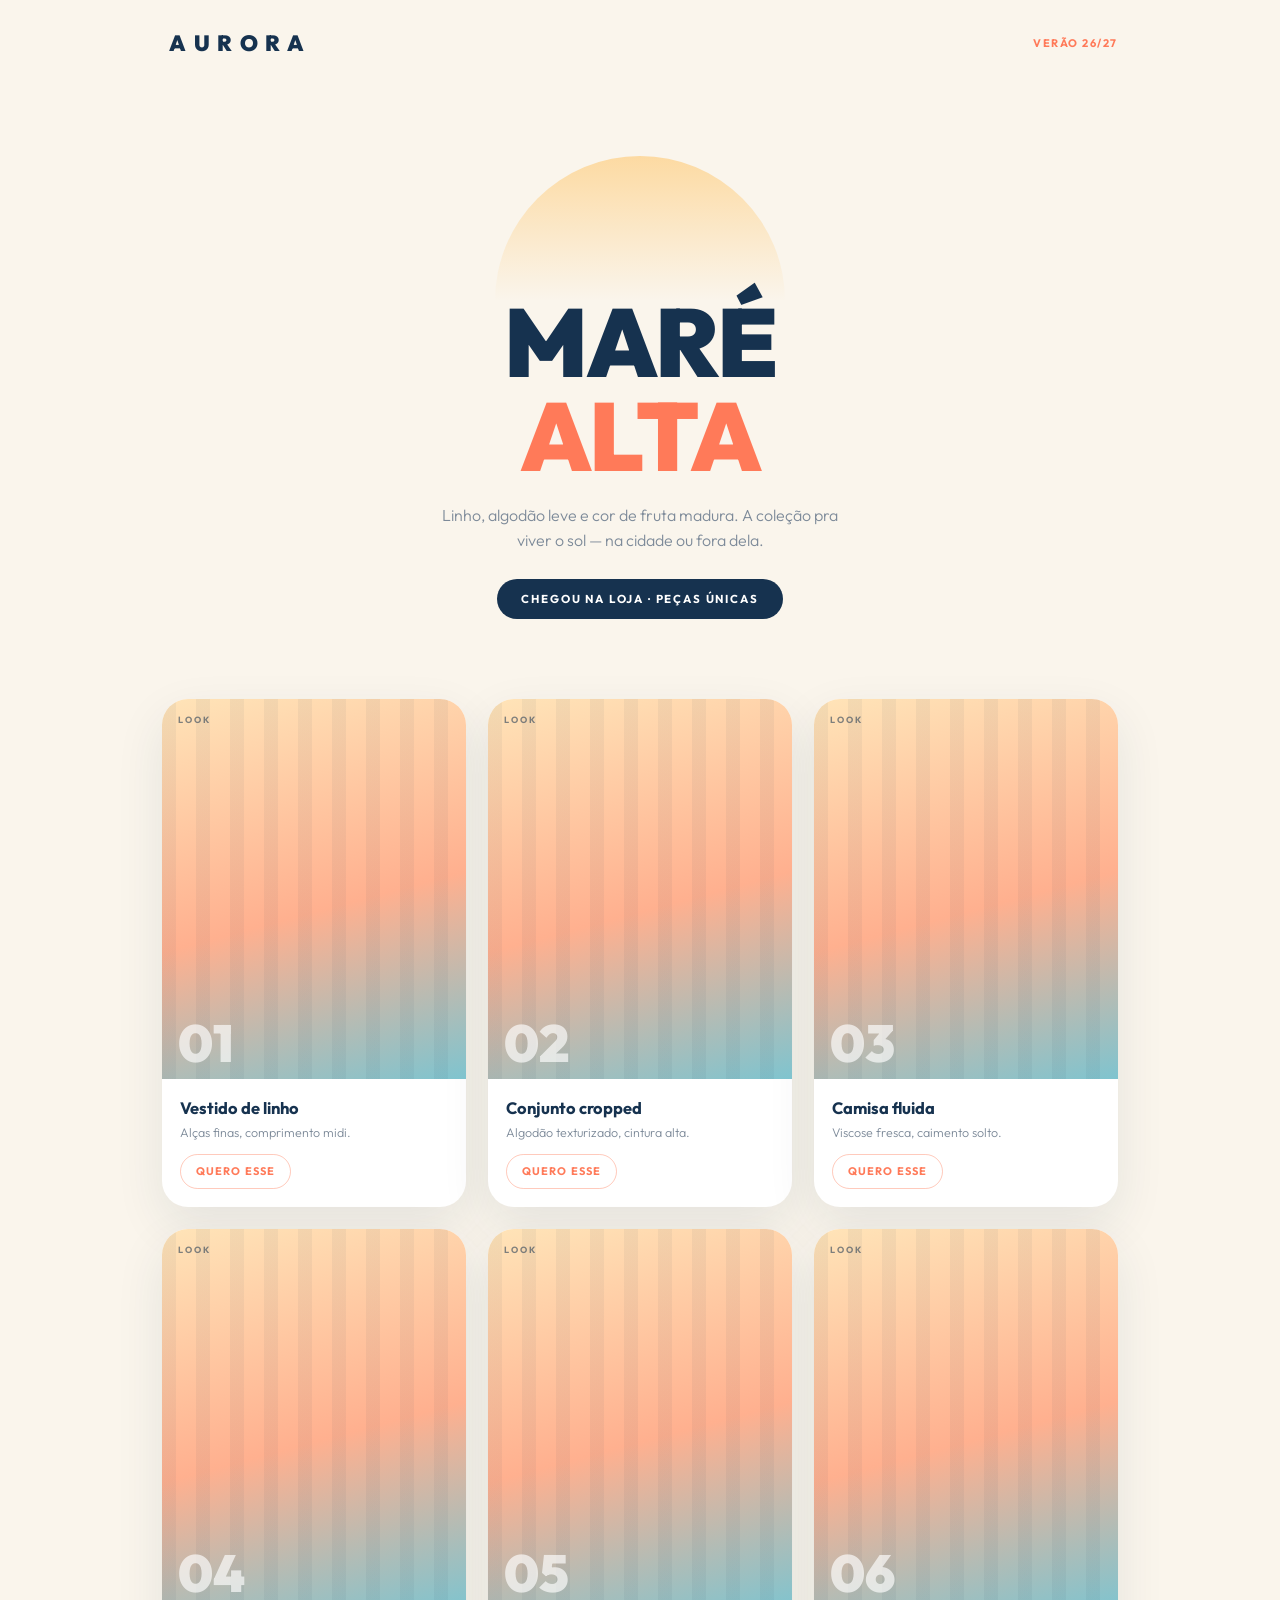
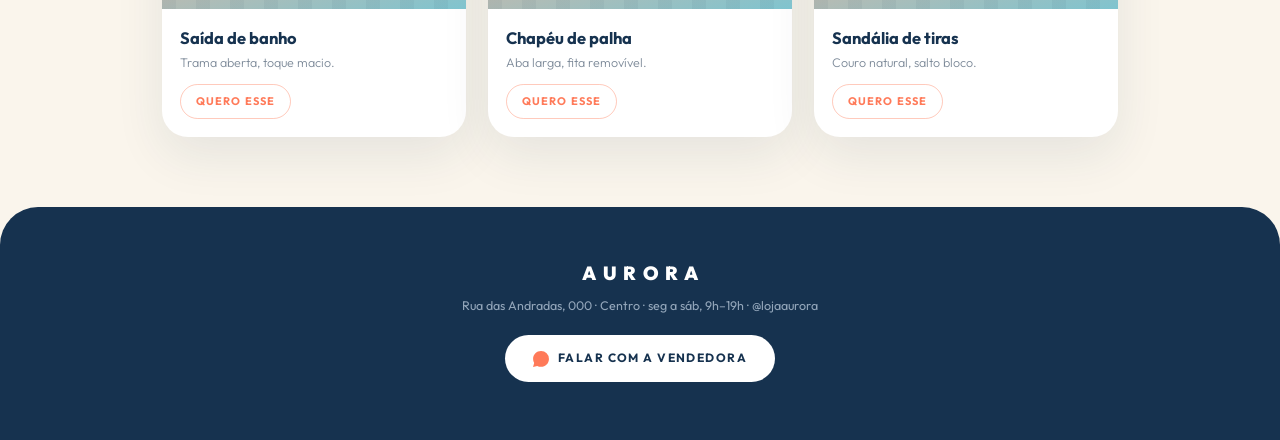
<file: colecoes/verao.html>
<!DOCTYPE html>
<html lang="pt-BR">
<head>
<meta charset="UTF-8"><meta name="viewport" content="width=device-width, initial-scale=1.0">
<title>AURORA · Coleção Verão — Maré Alta</title>
<!-- DEMO · loja fictícia AURORA. Na venda real: logo, fotos e WhatsApp da vendedora entram no lugar. wa.me placeholder: 5555991234567 -->
<link rel="preconnect" href="https://fonts.googleapis.com"><link rel="preconnect" href="https://fonts.gstatic.com" crossorigin>
<link href="https://fonts.googleapis.com/css2?family=Outfit:wght@300;500;700;900&display=swap" rel="stylesheet">
<style>
  :root{--bg:#faf5ec;--ink:#16324f;--mut:#7d8a99;--coral:#ff7a59;--sun:#ffc466}
  *{margin:0;padding:0;box-sizing:border-box}
  body{background:var(--bg);color:var(--ink);font-family:'Outfit',sans-serif;line-height:1.55;overflow-x:hidden}
  .wrap{max-width:1000px;margin:0 auto;padding:0 22px}
  header{display:flex;justify-content:space-between;align-items:center;padding:26px 0}
  .logo{font-weight:900;font-size:22px;letter-spacing:.34em;text-indent:.34em}
  .tag{font-size:11px;font-weight:700;letter-spacing:.14em;text-transform:uppercase;color:var(--coral)}
  .hero{position:relative;text-align:center;padding:64px 0 80px}
  .sun{position:absolute;top:6px;left:50%;transform:translateX(-50%);width:290px;height:145px;border-radius:145px 145px 0 0;background:linear-gradient(180deg,var(--sun),rgba(255,196,102,0));opacity:.55;z-index:0}
  .hero>*{position:relative;z-index:1}
  .hero h1{font-weight:900;font-size:clamp(46px,10vw,96px);line-height:.98;letter-spacing:-.02em;text-transform:uppercase}
  .hero h1 span{color:var(--coral)}
  .hero p{color:var(--mut);font-size:16px;max-width:430px;margin:20px auto 0;font-weight:300}
  .hero .dt{display:inline-block;margin-top:26px;background:var(--ink);color:#fff;font-size:11.5px;font-weight:700;letter-spacing:.16em;text-transform:uppercase;padding:11px 24px;border-radius:40px}
  .grid{display:grid;grid-template-columns:repeat(3,1fr);gap:22px;padding-bottom:70px}
  .look{background:#fff;border-radius:26px;overflow:hidden;box-shadow:0 18px 50px rgba(22,50,79,.09);transition:.18s}
  .look:hover{transform:translateY(-5px)}
  .ph{position:relative;aspect-ratio:4/5;background:
      repeating-linear-gradient(90deg,rgba(22,50,79,.05) 0 14px,transparent 14px 34px),
      linear-gradient(165deg,#ffe4b8,#ffb08f 55%,#7fc4cf)}
  .ph .num{position:absolute;left:16px;bottom:10px;font-weight:900;font-size:52px;color:rgba(255,255,255,.65);line-height:1}
  .ph .lab{position:absolute;top:14px;left:16px;font-size:9px;font-weight:700;letter-spacing:.24em;text-transform:uppercase;color:rgba(22,50,79,.55)}
  .tx{padding:16px 18px 18px}
  .tx h3{font-weight:700;font-size:16.5px}
  .tx p{color:var(--mut);font-size:12.5px;font-weight:300;margin-top:3px}
  .res{display:inline-block;margin-top:11px;font-size:11px;font-weight:700;letter-spacing:.1em;text-transform:uppercase;color:var(--coral);text-decoration:none;border:1.5px solid rgba(255,122,89,.4);padding:8px 15px;border-radius:30px;transition:.18s}
  .res:hover{background:var(--coral);color:#fff;border-color:var(--coral)}
  footer{background:var(--ink);color:#e8eef5;text-align:center;padding:52px 22px 58px;border-radius:38px 38px 0 0}
  footer .logo{color:#fff;font-size:19px}
  footer p{color:#93a6ba;font-size:12.5px;margin-top:8px}
  .wab{display:inline-flex;align-items:center;gap:9px;margin-top:20px;font-size:12px;font-weight:700;letter-spacing:.12em;text-transform:uppercase;color:var(--ink);background:#fff;text-decoration:none;padding:14px 28px;border-radius:40px}
  .wab svg{width:16px;height:16px;fill:var(--coral)}
  @media (max-width:760px){ .grid{grid-template-columns:1fr 1fr;gap:14px} .tx{padding:13px 14px 15px} }
  @media (max-width:430px){ .grid{grid-template-columns:1fr} }
</style>
</head>
<body>
  <div class="wrap">
    <header>
      <div class="logo">AURORA</div>
      <div class="tag">Verão 26/27</div>
    </header>

    <section class="hero">
      <div class="sun"></div>
      <h1>Maré<br><span>Alta</span></h1>
      <p>Linho, algodão leve e cor de fruta madura. A coleção pra viver o sol — na cidade ou fora dela.</p>
      <div class="dt">Chegou na loja · peças únicas</div>
    </section>

    <section class="grid">
      <div class="look"><div class="ph"><span class="lab">Look</span><span class="num">01</span></div>
        <div class="tx"><h3>Vestido de linho</h3><p>Alças finas, comprimento midi.</p>
        <a class="res" href="https://wa.me/5555991234567?text=Oi!%20Quero%20saber%20do%20vestido%20de%20linho%20da%20cole%C3%A7%C3%A3o%20de%20ver%C3%A3o." target="_blank" rel="noopener">Quero esse</a></div></div>
      <div class="look"><div class="ph"><span class="lab">Look</span><span class="num">02</span></div>
        <div class="tx"><h3>Conjunto cropped</h3><p>Algodão texturizado, cintura alta.</p>
        <a class="res" href="https://wa.me/5555991234567?text=Oi!%20Quero%20saber%20do%20conjunto%20cropped%20da%20cole%C3%A7%C3%A3o%20de%20ver%C3%A3o." target="_blank" rel="noopener">Quero esse</a></div></div>
      <div class="look"><div class="ph"><span class="lab">Look</span><span class="num">03</span></div>
        <div class="tx"><h3>Camisa fluida</h3><p>Viscose fresca, caimento solto.</p>
        <a class="res" href="https://wa.me/5555991234567?text=Oi!%20Quero%20saber%20da%20camisa%20fluida%20da%20cole%C3%A7%C3%A3o%20de%20ver%C3%A3o." target="_blank" rel="noopener">Quero esse</a></div></div>
      <div class="look"><div class="ph"><span class="lab">Look</span><span class="num">04</span></div>
        <div class="tx"><h3>Saída de banho</h3><p>Trama aberta, toque macio.</p>
        <a class="res" href="https://wa.me/5555991234567?text=Oi!%20Quero%20saber%20da%20sa%C3%ADda%20de%20banho%20da%20cole%C3%A7%C3%A3o%20de%20ver%C3%A3o." target="_blank" rel="noopener">Quero esse</a></div></div>
      <div class="look"><div class="ph"><span class="lab">Look</span><span class="num">05</span></div>
        <div class="tx"><h3>Chapéu de palha</h3><p>Aba larga, fita removível.</p>
        <a class="res" href="https://wa.me/5555991234567?text=Oi!%20Quero%20saber%20do%20chap%C3%A9u%20de%20palha%20da%20cole%C3%A7%C3%A3o%20de%20ver%C3%A3o." target="_blank" rel="noopener">Quero esse</a></div></div>
      <div class="look"><div class="ph"><span class="lab">Look</span><span class="num">06</span></div>
        <div class="tx"><h3>Sandália de tiras</h3><p>Couro natural, salto bloco.</p>
        <a class="res" href="https://wa.me/5555991234567?text=Oi!%20Quero%20saber%20da%20sand%C3%A1lia%20de%20tiras%20da%20cole%C3%A7%C3%A3o%20de%20ver%C3%A3o." target="_blank" rel="noopener">Quero esse</a></div></div>
    </section>
  </div>

  <footer>
    <div class="logo">AURORA</div>
    <p>Rua das Andradas, 000 · Centro · seg a sáb, 9h–19h · @lojaaurora</p>
    <a class="wab" href="https://wa.me/5555991234567?text=Oi!%20Vi%20a%20cole%C3%A7%C3%A3o%20de%20ver%C3%A3o%20no%20site." target="_blank" rel="noopener">
      <svg viewBox="0 0 24 24"><path d="M.057 24l1.687-6.163a11.867 11.867 0 01-1.587-5.946C.16 5.335 5.495 0 12.05 0a11.82 11.82 0 018.413 3.488 11.82 11.82 0 013.48 8.414c-.003 6.557-5.338 11.892-11.893 11.892a11.9 11.9 0 01-5.688-1.448L.057 24z"/></svg>
      Falar com a vendedora
    </a>
  </footer>
</body>
</html>
</file>
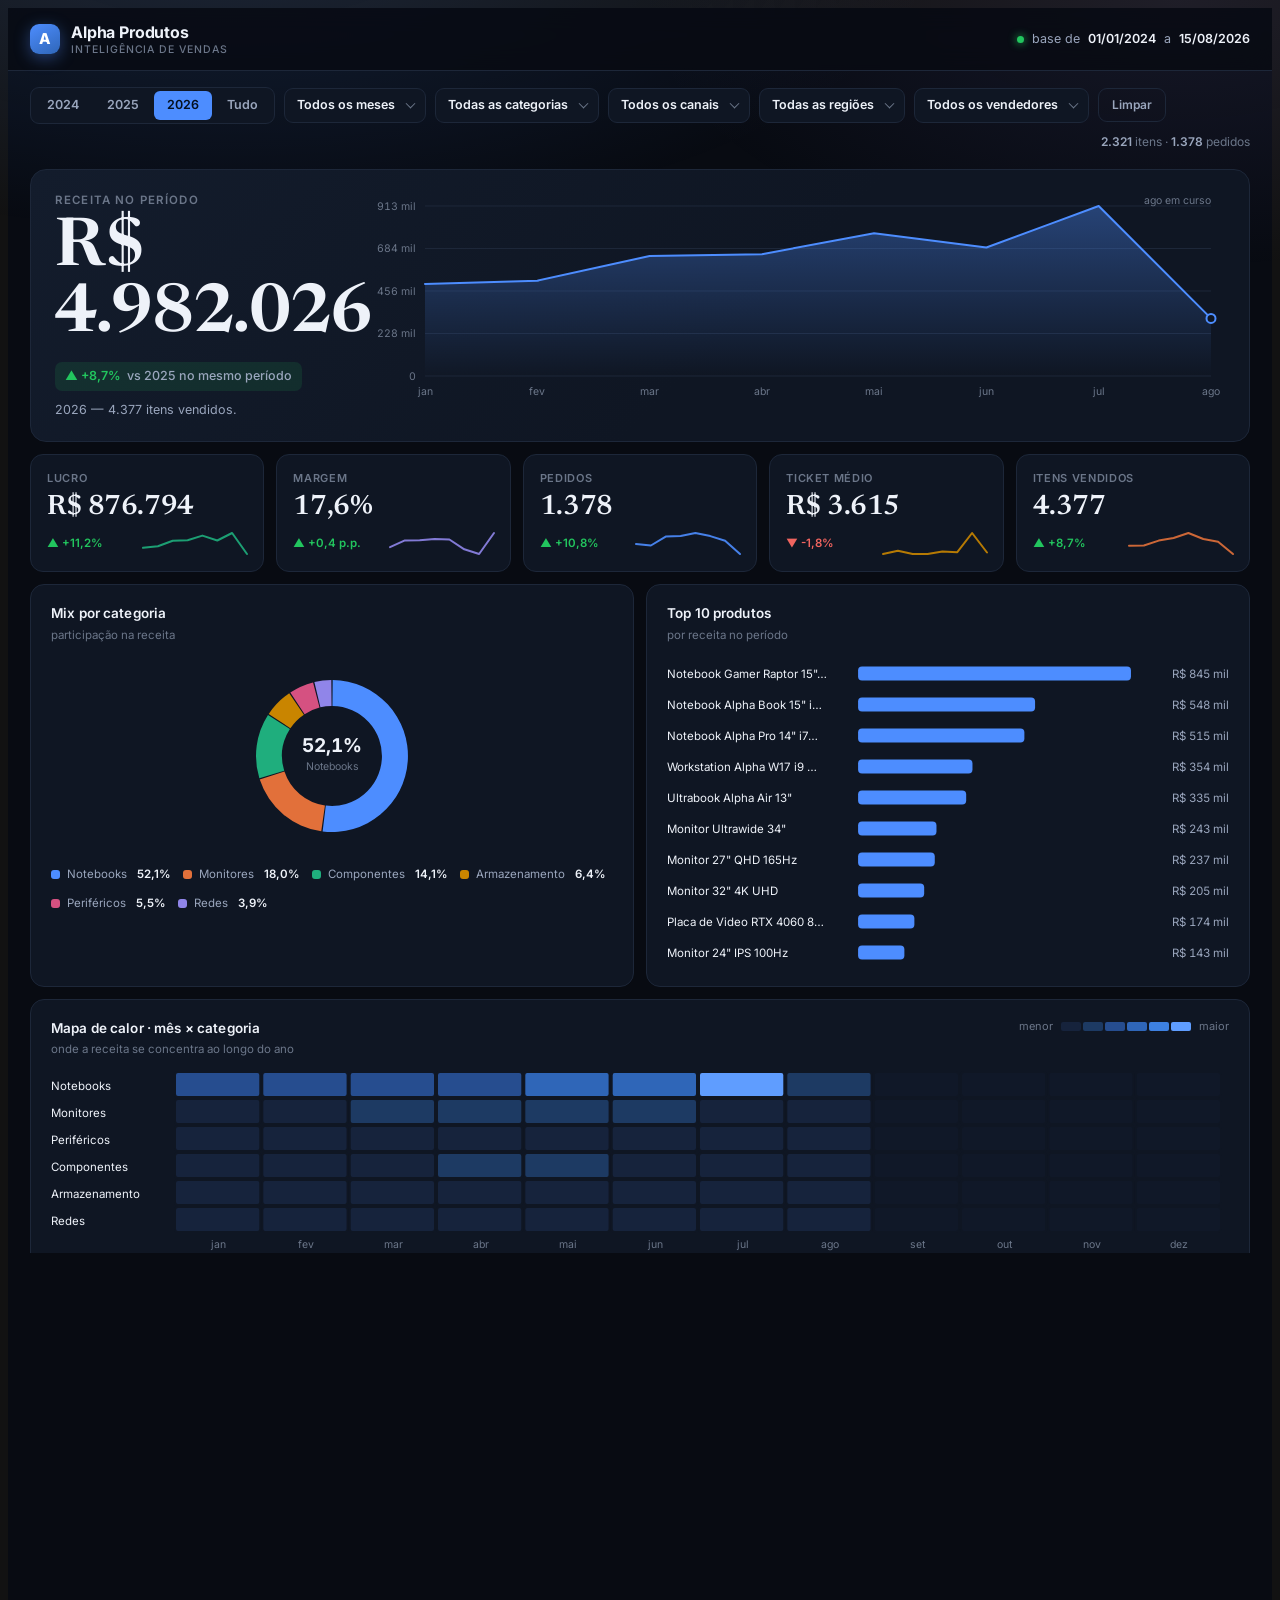
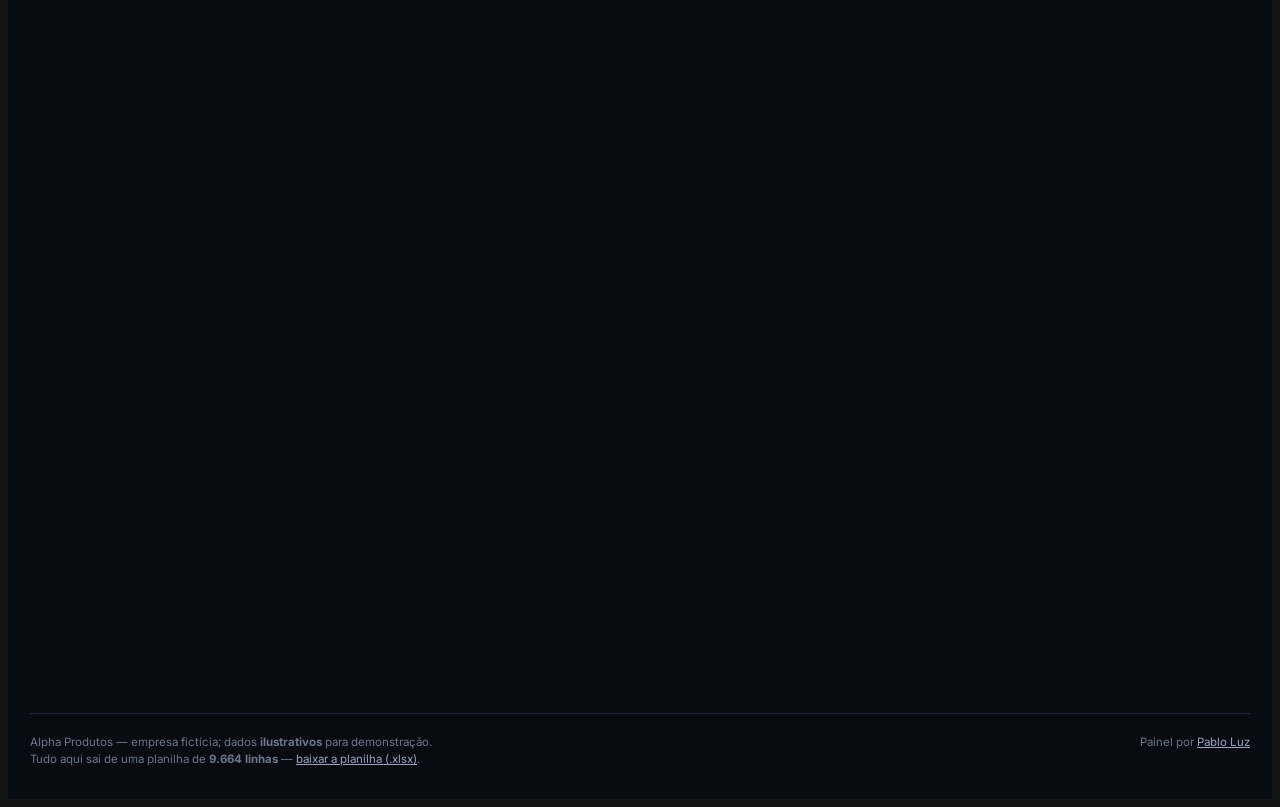
<file: projetos/alpha-produtos.html>
<!DOCTYPE html>
<html lang="pt-BR">
<head>
<meta charset="utf-8">
<meta name="viewport" content="width=device-width,initial-scale=1">
<title>Alpha Produtos · Inteligência de Vendas</title>
<meta name="description" content="Painel de inteligência de vendas — Alpha Produtos. Demonstração por Pablo Luz.">
<link rel="preconnect" href="https://fonts.googleapis.com">
<link rel="preconnect" href="https://fonts.gstatic.com" crossorigin>
<link href="https://fonts.googleapis.com/css2?family=Inter:wght@400;500;600;700&family=Newsreader:opsz,wght@6..72,500;6..72,600;6..72,700&display=swap" rel="stylesheet">
<style>
/* ============================================================
   ALPHA PRODUTOS — painel de vendas
   Superfície escura #0f1623 · série validada (CVD/contraste)
   ============================================================ */
:root{
  color-scheme:dark;
  --plane:#080b12; --surf:#0f1623; --surf2:#131c2c; --raise:#182236;
  --line:#1d2739; --line2:#2a3752; --base:#26314a;
  --ink:#eef2f9; --ink2:#9aa6bd; --mut:#6b7689;
  /* categóricas — validadas (adjacent CVD ΔE 9.1 · normal 19.3 · contraste ok) */
  --s1:#4d8dff; --s2:#e2703a; --s3:#1fae7d; --s4:#c98500; --s5:#d55181; --s6:#9085e9;
  /* sequencial (mapa de calor): um único matiz azul — definido no JS em RAMPA */
  --good:#22c55e; --bad:#f0645f;
  --ui:"Inter",system-ui,-apple-system,"Segoe UI",Roboto,"Helvetica Neue",Arial,sans-serif;
  --serif:"Newsreader",Georgia,"Times New Roman",serif;
  --mono:"Cascadia Code","SF Mono",Consolas,ui-monospace,monospace;
}
*{box-sizing:border-box}
.ap{background:var(--plane);color:var(--ink);font-family:var(--ui);line-height:1.5;
  -webkit-font-smoothing:antialiased;min-height:100vh;position:relative;overflow-x:clip}
.ap::before{content:"";position:fixed;inset:0;pointer-events:none;z-index:0;
  background:radial-gradient(90% 55% at 18% -8%,rgba(77,141,255,.16),transparent 62%),
             radial-gradient(70% 50% at 92% 0%,rgba(144,133,233,.10),transparent 60%)}
.ap>*{position:relative;z-index:1}
.ap p{margin:0}
.wrap{max-width:1320px;margin:0 auto;padding:0 22px}
.num{font-variant-numeric:tabular-nums}

/* ---------- topo ---------- */
.top{border-bottom:1px solid var(--line);background:rgba(8,11,18,.8);backdrop-filter:blur(12px);
  position:sticky;top:0;z-index:40}
.top .row{display:flex;align-items:center;gap:16px;height:62px}
.mark{display:flex;align-items:center;gap:11px;font-weight:700;font-size:16px;letter-spacing:-.01em}
.mark .gl{width:30px;height:30px;border-radius:9px;flex:0 0 30px;display:grid;place-items:center;
  background:linear-gradient(150deg,#4d8dff,#2f66b8);box-shadow:0 4px 16px rgba(77,141,255,.4);
  font-size:15px;font-weight:800;color:#fff}
.mark small{display:block;font-size:10.5px;font-weight:500;color:var(--mut);letter-spacing:.09em;
  text-transform:uppercase;margin-top:-2px}
.top .per{margin-left:auto;font-size:12.5px;color:var(--ink2);display:flex;align-items:center;gap:8px}
.top .per b{color:var(--ink);font-weight:600}
.dot{width:7px;height:7px;border-radius:50%;background:var(--good);box-shadow:0 0 9px var(--good)}

/* ---------- filtros (uma linha, escopo de tudo) ---------- */
.filtros{display:flex;gap:9px;align-items:center;flex-wrap:wrap;padding:16px 0 4px}
.seg{display:inline-flex;background:var(--surf);border:1px solid var(--line);border-radius:9px;padding:3px;gap:2px}
.seg button{font:600 12.5px/1 var(--ui);color:var(--ink2);background:none;border:0;cursor:pointer;
  padding:8px 13px;border-radius:6px;transition:background .18s,color .18s}
.seg button:hover{color:var(--ink)}
.seg button[aria-pressed=true]{background:var(--s1);color:#04101f}
.fsel{position:relative;display:inline-flex}
.fsel select{appearance:none;font:600 12.5px/1 var(--ui);color:var(--ink);background:var(--surf);
  border:1px solid var(--line);border-radius:9px;padding:10px 30px 10px 12px;cursor:pointer;
  transition:border-color .18s,box-shadow .18s}
.fsel select:hover{border-color:var(--line2)}
.fsel select:focus-visible{outline:none;border-color:var(--s1);box-shadow:0 0 0 3px rgba(77,141,255,.25)}
.fsel::after{content:"";position:absolute;right:12px;top:50%;width:6px;height:6px;pointer-events:none;
  border-right:1.6px solid var(--mut);border-bottom:1.6px solid var(--mut);transform:translateY(-70%) rotate(45deg)}
.fsel select option{background:#0f1623}
.limpar{font:600 12px/1 var(--ui);color:var(--ink2);background:none;border:1px solid var(--line);
  border-radius:9px;padding:10px 13px;cursor:pointer;transition:.18s}
.limpar:hover{color:var(--ink);border-color:var(--line2);background:var(--surf)}
.fcount{font-size:12px;color:var(--mut);margin-left:auto}
.fcount b{color:var(--ink2);font-weight:600}

/* ---------- cartões ---------- */
.card{background:var(--surf);border:1px solid var(--line);border-radius:14px;padding:18px 20px}
.card h3{margin:0;font-size:13.5px;font-weight:600;letter-spacing:.01em;color:var(--ink)}
.card .sub{font-size:11.5px;color:var(--mut);margin-top:3px}
.chead{display:flex;align-items:flex-start;justify-content:space-between;gap:12px;margin-bottom:14px}

/* ---------- herói ---------- */
.hero{display:grid;grid-template-columns:290px 1fr;gap:26px;align-items:stretch;margin-top:14px;
  background:linear-gradient(135deg,var(--surf2),var(--surf) 58%);border:1px solid var(--line);
  border-radius:16px;padding:22px 24px;overflow:hidden}
.hero .lbl{font-size:11.5px;color:var(--mut);letter-spacing:.1em;text-transform:uppercase;font-weight:600}
.hero .big{font-family:var(--serif);font-size:clamp(44px,5.2vw,68px);font-weight:600;letter-spacing:-.02em;line-height:1;margin-top:8px}
.hero .sub2{font-size:12.5px;color:var(--ink2);margin-top:10px;max-width:26ch}
.delta{display:inline-flex;align-items:center;gap:6px;font-size:12.5px;font-weight:600;
  border-radius:7px;padding:5px 10px;margin-top:12px}
.delta.up{color:var(--good);background:rgba(34,197,94,.12)}
.delta.dn{color:var(--bad);background:rgba(240,100,95,.12)}
.hero .plot{min-width:0}

/* ---------- KPIs ---------- */
.kpis{display:grid;grid-template-columns:repeat(5,1fr);gap:12px;margin-top:12px}
.kpi{background:var(--surf);border:1px solid var(--line);border-radius:13px;padding:15px 16px;
  transition:border-color .22s,transform .22s}
.kpi:hover{border-color:var(--line2);transform:translateY(-2px)}
.kpi .k{font-size:11px;color:var(--mut);letter-spacing:.06em;text-transform:uppercase;font-weight:600}
.kpi .v{font-family:var(--serif);font-size:28px;font-weight:600;letter-spacing:-.015em;margin-top:6px;line-height:1.05}
.kpi .foot{display:flex;align-items:center;justify-content:space-between;gap:8px;margin-top:8px}
.kpi .d{font-size:11.5px;font-weight:600}
.kpi .d.up{color:var(--good)} .kpi .d.dn{color:var(--bad)} .kpi .d.flat{color:var(--mut)}

/* ---------- grades ---------- */
.g2{display:grid;grid-template-columns:1fr 1fr;gap:12px;margin-top:12px}
.g2b{display:grid;grid-template-columns:1.35fr 1fr;gap:12px;margin-top:12px}
.wide{margin-top:12px}

/* ---------- svg / marcas ---------- */
svg{display:block;overflow:visible}
.grid line{stroke:var(--line);stroke-width:1}
.axis text{fill:var(--mut);font-size:10.5px;font-variant-numeric:tabular-nums}
.aline{fill:none;stroke:var(--s1);stroke-width:2;stroke-linecap:round;stroke-linejoin:round}
.apt{fill:var(--s1);stroke:var(--surf);stroke-width:2}
.bar{transition:width .5s cubic-bezier(.2,.7,.2,1)}
.bar rect{fill:var(--s1);rx:4}
.blabel{fill:var(--ink2);font-size:11.5px;font-variant-numeric:tabular-nums}
.bname{fill:var(--ink);font-size:11.5px}
.hcell{stroke:var(--surf);stroke-width:2;rx:3;transition:opacity .18s}
.hcell:hover{opacity:.75}
.leg{display:flex;flex-wrap:wrap;gap:12px;margin-top:12px}
.leg span{display:inline-flex;align-items:center;gap:7px;font-size:11.5px;color:var(--ink2)}
.leg i{width:9px;height:9px;border-radius:3px;flex:0 0 9px}
.scale{display:flex;align-items:center;gap:8px;font-size:11px;color:var(--mut)}
.scale .ramp{display:flex;gap:2px}
.scale .ramp i{width:20px;height:9px;border-radius:2px}

/* ---------- tooltip ---------- */
.tip{position:fixed;z-index:90;pointer-events:none;opacity:0;transform:translate(-50%,-114%);
  background:var(--raise);border:1px solid var(--line2);border-radius:10px;padding:9px 12px;
  box-shadow:0 14px 40px rgba(0,0,0,.6);transition:opacity .12s;min-width:132px}
.tip.on{opacity:1}
.tip .tt{font-size:11px;color:var(--mut);letter-spacing:.05em;text-transform:uppercase;font-weight:600}
.tip .tv{font-size:15px;font-weight:700;margin-top:3px;font-variant-numeric:tabular-nums}
.tip .tr{display:flex;align-items:center;gap:7px;font-size:11.5px;color:var(--ink2);margin-top:4px}
.tip .tr i{width:8px;height:8px;border-radius:2px;flex:0 0 8px}
.tip .tr b{margin-left:auto;color:var(--ink);font-variant-numeric:tabular-nums}

/* ---------- tabela ---------- */
.tabwrap{margin-top:12px}
.tools{display:flex;gap:9px;align-items:center;flex-wrap:wrap;margin-bottom:12px}
.busca{flex:1;min-width:190px;max-width:330px;font:500 12.5px/1 var(--ui);color:var(--ink);
  background:var(--surf2);border:1px solid var(--line);border-radius:9px;padding:10px 12px;transition:.18s}
.busca::placeholder{color:var(--mut)}
.busca:focus-visible{outline:none;border-color:var(--s1);box-shadow:0 0 0 3px rgba(77,141,255,.25)}
.tscroll{overflow-x:auto;border:1px solid var(--line);border-radius:12px}
table{width:100%;border-collapse:collapse;font-size:12.5px;min-width:760px}
thead th{position:sticky;top:0;background:var(--surf2);text-align:left;font-weight:600;color:var(--ink2);
  padding:11px 14px;border-bottom:1px solid var(--line);white-space:nowrap;cursor:pointer;user-select:none}
thead th:hover{color:var(--ink)}
thead th .ar{opacity:.45;font-size:10px}
tbody td{padding:10px 14px;border-bottom:1px solid var(--line);color:var(--ink2);white-space:nowrap}
tbody tr:last-child td{border-bottom:0}
tbody tr{transition:background .15s}
tbody tr:hover{background:var(--surf2)}
tbody td.p{color:var(--ink);font-weight:600;font-variant-numeric:tabular-nums;text-align:right}
tbody td.n{font-variant-numeric:tabular-nums;text-align:right}
tbody td.nome{color:var(--ink);max-width:280px;overflow:hidden;text-overflow:ellipsis}
.pag{display:flex;align-items:center;justify-content:space-between;gap:12px;margin-top:12px;
  font-size:12px;color:var(--mut);flex-wrap:wrap}
.pag .bts{display:flex;gap:7px}
.pag button{font:600 12px/1 var(--ui);color:var(--ink2);background:var(--surf);border:1px solid var(--line);
  border-radius:8px;padding:8px 13px;cursor:pointer;transition:.18s}
.pag button:hover:not(:disabled){color:var(--ink);border-color:var(--line2)}
.pag button:disabled{opacity:.4;cursor:default}

.vazio{padding:34px;text-align:center;color:var(--mut);font-size:13px}
.rodape{border-top:1px solid var(--line);margin-top:34px;padding:20px 0 30px;font-size:11.5px;color:var(--mut);
  display:flex;justify-content:space-between;gap:14px;flex-wrap:wrap}
.rodape a{color:var(--ink2)}

/* entrada */
.rv{opacity:0;transform:translateY(12px);animation:up .55s cubic-bezier(.2,.7,.2,1) forwards}
@keyframes up{to{opacity:1;transform:none}}
@media(max-width:1050px){
  .kpis{grid-template-columns:repeat(2,1fr)}
  .hero{grid-template-columns:1fr;gap:18px}
  .g2,.g2b{grid-template-columns:1fr}
}
@media(max-width:700px){
  .wrap{padding:0 14px}
  .top .row{height:auto;padding:10px 0;flex-wrap:wrap;gap:6px 14px}
  .mark{white-space:nowrap}
  .top .per{margin-left:0;width:100%;font-size:11.5px;flex-wrap:wrap;gap:4px 6px}
  .filtros{display:grid;grid-template-columns:1fr 1fr;gap:8px;padding-top:12px}
  .filtros .seg{grid-column:1/-1;display:flex}
  .filtros .seg button{flex:1;padding:10px 6px}
  .fsel,.fsel select{display:block;width:100%}
  .fsel select{text-overflow:ellipsis}
  .limpar{width:100%}
  .fcount{grid-column:1/-1;margin-left:0;text-align:center}
  .hero{padding:18px 16px;gap:10px}
  .hero .big{font-size:clamp(34px,10.4vw,46px);white-space:nowrap}
  .kpis{grid-template-columns:1fr 1fr;gap:9px}
  .kpi{padding:13px 13px}
  .kpi .v{font-size:21px;white-space:nowrap}
  .chead{flex-wrap:wrap}
  .kpi .foot{flex-direction:column;align-items:flex-start;gap:6px}
  .card{padding:15px 14px}
  #chHeat{overflow-x:auto;-webkit-overflow-scrolling:touch}
  #chHeat svg{min-width:600px}
  .rodape{flex-direction:column}
}
@media(prefers-reduced-motion:reduce){.rv{animation:none;opacity:1;transform:none}
  .bar,.hcell{transition:none}}
</style>
</head>
<body>

<div class="ap">
  <header class="top"><div class="wrap"><div class="row">
    <div class="mark"><span class="gl">A</span><span>Alpha Produtos<small>Inteligência de vendas</small></span></div>
    <div class="per"><span class="dot"></span>base de <b id="perinicio">—</b> a <b id="perfim">—</b></div>
  </div></div></header>

  <main class="wrap">
    <!-- filtros: uma linha, escopo de TUDO abaixo -->
    <div class="filtros">
      <div class="seg" id="segano" role="group" aria-label="Ano"></div>
      <span class="fsel"><select id="fmes" aria-label="Mês"></select></span>
      <span class="fsel"><select id="fcat" aria-label="Categoria"></select></span>
      <span class="fsel"><select id="fcanal" aria-label="Canal"></select></span>
      <span class="fsel"><select id="freg" aria-label="Região"></select></span>
      <span class="fsel"><select id="fvend" aria-label="Vendedor"></select></span>
      <button class="limpar" id="limpar">Limpar</button>
      <span class="fcount"><b id="nlin">0</b> itens · <b id="nped">0</b> pedidos</span>
    </div>

    <!-- herói: receita + série no tempo -->
    <section class="hero rv">
      <div>
        <div class="lbl">Receita no período</div>
        <div class="big num" id="heroRec">—</div>
        <div class="delta up" id="heroDelta">—</div>
        <p class="sub2" id="heroSub">—</p>
      </div>
      <div class="plot"><div id="chArea"></div></div>
    </section>

    <!-- KPIs -->
    <section class="kpis rv" id="kpis"></section>

    <section class="g2">
      <div class="card rv">
        <div class="chead"><div><h3>Mix por categoria</h3><div class="sub">participação na receita</div></div></div>
        <div id="chDonut"></div><div class="leg" id="legDonut"></div>
      </div>
      <div class="card rv">
        <div class="chead"><div><h3>Top 10 produtos</h3><div class="sub">por receita no período</div></div></div>
        <div id="chTop"></div>
      </div>
    </section>

    <section class="card wide rv">
      <div class="chead">
        <div><h3>Mapa de calor · mês × categoria</h3><div class="sub">onde a receita se concentra ao longo do ano</div></div>
        <div class="scale"><span>menor</span><span class="ramp" id="rampa"></span><span>maior</span></div>
      </div>
      <div id="chHeat"></div>
    </section>

    <section class="g2b">
      <div class="card rv">
        <div class="chead"><div><h3>Receita por região</h3><div class="sub">e margem de cada praça</div></div></div>
        <div id="chReg"></div>
      </div>
      <div class="card rv">
        <div class="chead"><div><h3>Vendedores</h3><div class="sub">ranking por receita</div></div></div>
        <div id="chVend"></div>
      </div>
    </section>

    <section class="card tabwrap rv">
      <div class="chead"><div><h3>Detalhamento</h3><div class="sub">todos os valores dos gráficos, linha a linha</div></div></div>
      <div class="tools">
        <input class="busca" id="busca" type="search" placeholder="Buscar produto, cliente, vendedor...">
        <span class="fsel"><select id="agrup" aria-label="Agrupar por">
          <option value="produto">Agrupar por produto</option>
          <option value="cliente">Agrupar por cliente</option>
          <option value="categoria">Agrupar por categoria</option>
          <option value="vendedor">Agrupar por vendedor</option>
          <option value="regiao">Agrupar por região</option>
          <option value="canal">Agrupar por canal</option>
        </select></span>
      </div>
      <div class="tscroll"><table id="tabela">
        <thead><tr>
          <th data-s="nome">Nome <span class="ar">↕</span></th>
          <th data-s="qtd" style="text-align:right">Qtd <span class="ar">↕</span></th>
          <th data-s="pedidos" style="text-align:right">Pedidos <span class="ar">↕</span></th>
          <th data-s="receita" style="text-align:right">Receita <span class="ar">↕</span></th>
          <th data-s="lucro" style="text-align:right">Lucro <span class="ar">↕</span></th>
          <th data-s="margem" style="text-align:right">Margem <span class="ar">↕</span></th>
        </tr></thead>
        <tbody id="tbody"></tbody>
      </table></div>
      <div class="pag"><span id="paginfo">—</span><span class="bts">
        <button id="ant">← anterior</button><button id="prox">próxima →</button></span></div>
    </section>

    <div class="rodape">
      <span>Alpha Produtos — empresa fictícia; dados <b>ilustrativos</b> para demonstração.<br>
        Tudo aqui sai de uma planilha de <b>9.664 linhas</b> —
        <a href="Alpha_Produtos_Vendas.xlsx" download>baixar a planilha (.xlsx)</a>.</span>
      <span>Painel por <a href="https://padilhapablo00.github.io/pabloluz/">Pablo Luz</a></span>
    </div>
  </main>
  <div class="tip" id="tip"></div>
</div>

<script id="pl" type="application/json">{"inicio":"2024-01-01","fim":"2026-08-15","categorias":["Notebooks","Monitores","Periféricos","Componentes","Armazenamento","Redes"],"produtos":[["Notebook Alpha Pro 14\" i7 16GB",0],["Notebook Alpha Book 15\" i5 8GB",0],["Notebook Gamer Raptor 15\" RTX 4060",0],["Ultrabook Alpha Air 13\"",0],["Workstation Alpha W17 i9 32GB",0],["Monitor 24\" IPS 100Hz",1],["Monitor 27\" QHD 165Hz",1],["Monitor 32\" 4K UHD",1],["Monitor Ultrawide 34\"",1],["Monitor 21.5\" HD",1],["Teclado Mecanico RGB",2],["Mouse Gamer 16000 DPI",2],["Headset 7.1 Surround",2],["Webcam Full HD 1080p",2],["Teclado sem fio Slim",2],["Caixa de Som 2.1",2],["Mousepad XL Speed",2],["Placa de Video RTX 4060 8GB",3],["Processador Core i5-14400F",3],["Processador Ryzen 7 5700X",3],["Memoria DDR5 16GB 6000MHz",3],["Fonte 750W 80 Plus Gold",3],["Gabinete Mid Tower Vidro",3],["Water Cooler 240mm",3],["Placa-mae B650 AM5",3],["SSD NVMe 1TB Gen4",4],["SSD NVMe 2TB Gen4",4],["SSD SATA 480GB",4],["HD 4TB SATA",4],["HD Externo 2TB",4],["Pen Drive 128GB",4],["Roteador Wi-Fi 6 AX1800",5],["Switch Gerenciavel 8 portas",5],["Access Point PoE",5],["Repetidor Wi-Fi Mesh",5],["Cabo de Rede Cat6 (cx 305m)",5]],"clientes":["TechSolutions LTDA","Contabilidade Horizonte","Clinica Vida Plena","Construtora Marco Zero","Supermercado BomPreco","Advocacia Ferreira & Cia","Colegio Novo Saber","Transportes RapidoSul","Industria Metalpar","Farmacia Saude Total","Padaria Pao Quente","Studio Criativo Pixel","Imobiliaria Terra Nova","Oficina MecanicaCar","Restaurante Sabor & Arte","Hotel Costa Verde","Laboratorio BioAnalise","Grafica Impressa Bem","Distribuidora Norte Sul","Academia CorpoAtivo","Agencia Digital Rumo","Consultoria Prisma","Cooperativa AgroVale","Escritorio Contabil Alfa","Loja Casa & Decor","Auto Pecas Veloz","Clinica Odonto Sorriso","Editora Letra Viva","Seguradora Confianca","Engenharia Estrutural EP","Petshop Amigo Fiel","Salao Beleza Pura","Frigorifico Boi Forte","Madeireira Ipe","Telecom ConectaJa","Energia Solar SolMais","Logistica CargaBoa","Turismo Vento Leste","Corretora Invest7","Marcenaria Detalhe","Confeccoes ModaViva","Papelaria Escreve Bem","Bar do Centro","Lavanderia Aqua","Serralheria Ferro Arte","Casa de Racoes Campo","Otica Visao Clara","Buffet Festa Boa","Auto Escola Direcao","Vidracaria Cristal"],"vendedores":["Ana Ribeiro","Bruno Camargo","Carla Mendes","Diego Antunes","Elisa Prado","Felipe Moraes"],"regioes":["Sul","Sudeste","Centro-Oeste","Nordeste","Norte"],"canais":["E-commerce","Loja fisica","B2B / Contrato","Marketplace"],"linhas":[[0,24,21,0,2,1,3,3226,450],[0,32,10,1,1,1,1,706,161],[0,30,6,0,1,0,1,87,27],[0,17,9,0,0,2,1,1707,175],[0,6,23,3,1,1,5,8038,1881],[0,24,23,3,1,1,10,10852,1808],[0,5,32,2,1,2,1,760,190],[0,20,32,2,1,2,2,575,145],[0,30,12,5,1,2,2,141,52],[0,30,12,5,1,2,1,89,37],[1,13,9,3,1,1,3,791,222],[1,23,25,3,1,0,1,419,122],[1,15,33,5,1,1,1,259,85],[1,20,33,5,1,1,1,295,52],[1,20,33,5,1,1,2,600,151],[1,22,3,3,0,2,1,304,68],[2,7,49,0,0,1,2,5133,933],[2,26,49,0,0,1,1,950,182],[3,26,18,1,0,3,2,1773,243],[3,9,18,1,0,3,10,5385,1189],[3,14,18,1,0,3,2,375,107],[3,11,7,2,1,0,2,487,173],[3,19,0,3,1,0,1,1008,157],[3,33,13,5,1,1,1,781,159],[3,13,37,0,1,0,1,181,57],[4,12,42,3,1,2,1,278,81],[4,12,42,3,1,2,1,306,101],[4,29,42,5,1,2,1,406,89],[4,16,33,3,1,0,2,112,46],[4,8,33,3,1,0,1,3876,755],[4,22,15,1,0,3,1,427,100],[4,8,15,1,0,3,1,3924,607],[4,27,25,2,3,2,1,185,39],[4,1,18,4,4,2,1,3736,450],[4,21,18,4,4,2,5,2153,426],[4,13,18,4,4,2,1,216,70],[5,1,42,0,2,3,1,3083,283],[6,12,46,5,0,1,5,1254,424],[6,0,46,5,0,1,2,10993,1774],[7,25,0,5,1,0,1,401,92],[7,5,49,2,1,0,3,2374,595],[7,10,49,2,1,0,1,371,121],[7,11,20,1,0,1,1,269,103],[7,5,44,0,2,2,1,773,190],[7,20,44,0,2,2,5,1225,298],[7,25,45,0,2,0,1,413,71],[7,3,37,0,1,1,1,4903,944],[8,14,49,0,1,0,1,199,64],[8,16,49,0,1,0,1,69,25],[8,27,42,0,1,0,2,512,143],[8,29,37,2,2,1,1,518,128],[8,5,37,2,2,1,10,7914,1895],[8,0,37,2,2,1,1,6732,1067],[8,16,21,4,1,0,1,66,31],[8,9,21,4,1,0,1,596,149],[8,24,21,4,1,0,2,2316,306],[9,29,45,2,1,0,1,587,145],[9,26,35,4,3,0,1,789,124],[9,14,32,0,3,3,10,1892,515],[9,1,32,0,3,3,2,7463,591],[9,34,2,1,1,2,1,279,71],[9,19,2,1,1,2,1,1047,135],[9,35,2,1,1,2,1,528,122],[9,10,2,1,1,2,1,242,77],[9,12,27,4,0,0,5,1161,382],[9,10,15,2,1,2,1,261,95],[9,5,15,2,1,2,2,1583,324],[10,6,11,3,0,0,1,1837,341],[10,26,11,3,0,0,5,4005,710],[10,11,11,3,0,0,1,212,77],[10,20,31,0,1,0,3,1079,248],[10,31,31,0,1,0,2,931,278],[10,20,20,0,0,1,1,369,94],[10,20,20,0,0,1,3,939,242],[10,4,20,0,0,1,2,28288,3968],[11,16,2,3,4,1,1,77,37],[13,1,35,3,1,3,2,7155,554],[13,25,35,3,1,3,3,1267,177],[13,12,35,3,1,3,1,271,79],[13,20,21,5,4,0,1,346,68],[13,22,21,5,4,0,1,443,118],[13,9,21,5,4,0,1,563,151],[14,33,32,2,3,1,1,762,197],[14,25,2,0,0,2,2,849,138],[14,1,2,0,0,2,2,6845,1024],[14,25,2,0,0,2,1,463,86],[14,5,2,0,0,2,1,750,168],[14,27,31,3,1,2,2,497,111],[14,27,31,3,1,2,1,223,45],[14,15,33,4,1,0,1,254,65],[14,12,33,4,1,0,2,670,213],[14,28,33,4,1,0,1,757,126],[14,12,33,4,1,0,5,1648,474],[14,29,1,1,3,3,1,508,75],[15,31,15,5,3,0,3,1380,395],[15,12,15,5,3,0,1,244,76],[15,22,15,5,3,0,5,1612,402],[15,34,15,5,3,0,1,264,85],[15,0,18,4,3,0,1,6636,1062],[15,34,18,4,3,0,2,544,177],[15,22,24,2,0,0,2,956,276],[15,18,42,3,1,3,1,1028,96],[15,19,42,3,1,3,1,999,95],[15,2,42,3,1,3,1,7758,794],[15,15,42,3,1,3,1,222,53],[16,31,30,1,0,0,1,461,103],[16,22,4,1,2,2,1,311,69],[16,23,4,1,2,2,5,2256,453],[16,30,18,4,4,1,5,394,128],[16,17,9,1,1,2,3,6475,771],[17,17,48,5,2,1,2,3810,570],[17,25,25,5,1,3,1,472,80],[17,23,25,5,1,3,1,424,75],[17,27,44,0,0,0,1,195,50],[17,31,44,0,0,0,2,805,177],[17,25,46,1,3,0,3,1599,294],[17,12,23,1,1,0,1,337,128],[17,26,23,1,1,0,2,1621,268],[17,25,23,1,1,0,10,5111,845],[18,23,8,1,1,0,5,2427,571],[18,13,8,1,1,0,2,459,148],[18,18,8,1,1,0,1,993,146],[18,18,26,2,1,0,1,1013,142],[18,12,40,0,1,1,1,280,92],[19,27,10,0,1,1,1,218,53],[19,11,10,0,1,1,5,763,295],[19,29,10,0,1,1,1,585,115],[19,11,14,1,4,2,2,379,156],[20,3,33,4,1,3,2,11312,1546],[21,2,49,5,1,2,2,16064,1896],[23,10,41,0,1,2,1,379,112],[23,0,1,5,1,1,1,5390,976],[23,10,15,3,0,2,1,337,112],[23,11,5,4,1,0,3,468,200],[23,0,43,3,1,0,2,12705,2202],[23,17,1,3,0,2,2,3491,325],[23,6,1,3,0,2,1,1466,332],[23,25,3,0,1,2,1,377,89],[23,33,3,0,1,2,1,640,160],[23,10,3,0,1,2,2,669,188],[23,10,3,0,1,2,1,366,110],[24,29,25,5,0,3,1,486,104],[24,5,25,5,0,3,1,757,159],[24,20,25,5,0,3,5,1394,299],[24,7,19,2,2,2,5,12688,2743],[24,12,19,2,2,2,2,625,189],[24,10,19,2,2,2,2,568,191],[24,9,49,4,4,2,1,545,127],[24,18,15,1,0,0,1,1024,137],[24,33,14,4,1,3,1,603,115],[24,20,14,4,1,3,1,354,53],[24,8,31,3,1,2,2,6575,954],[25,26,27,4,4,3,3,2574,371],[25,26,11,3,4,0,1,876,142],[25,27,11,3,4,0,2,442,98],[25,18,35,4,3,2,1,1064,162],[26,16,36,3,4,2,2,143,53],[26,13,48,5,1,0,10,2660,933],[26,30,48,5,1,0,3,231,92],[27,5,12,4,4,3,5,4348,909],[27,17,12,4,4,3,1,1857,111],[27,30,12,4,4,3,1,102,37],[28,12,7,0,4,2,2,677,228],[28,14,29,4,1,2,1,177,59],[28,2,43,1,0,0,3,26760,3217],[28,14,1,5,1,3,3,495,152],[28,7,21,4,1,1,1,2621,496],[28,20,11,1,1,0,2,675,158],[28,29,11,1,1,0,1,515,111],[29,11,12,0,1,0,1,164,58],[29,13,12,0,1,0,1,254,88],[29,33,14,3,1,3,1,629,116],[29,9,31,2,0,2,1,436,94],[29,20,31,2,0,2,1,252,61],[29,28,31,2,0,2,1,639,125],[29,25,31,2,0,2,2,729,173],[29,14,15,0,3,2,1,176,62],[29,0,35,5,3,2,1,6041,1002],[30,17,3,4,0,2,1,1964,282],[30,11,3,4,0,2,1,213,88],[30,10,24,2,1,0,3,1213,439],[31,13,1,0,2,2,1,203,53],[31,23,24,3,1,1,1,430,126],[31,34,24,3,1,1,3,990,317],[31,1,24,3,1,1,2,6968,844],[31,13,24,3,1,1,1,217,67],[32,15,44,3,3,0,1,292,86],[32,15,35,3,1,1,1,245,82],[32,20,35,3,1,1,1,270,68],[33,25,14,1,4,0,5,2635,612],[33,20,9,5,3,1,1,322,61],[34,9,8,4,1,1,1,617,128],[35,20,24,2,3,2,1,350,71],[35,10,32,2,0,0,1,410,158],[35,6,32,2,0,0,2,3036,687],[35,20,32,2,0,0,2,598,119],[35,3,25,0,1,3,1,5465,652],[35,15,10,2,0,2,1,255,78],[35,33,10,2,0,2,1,766,169],[35,23,10,2,0,2,1,499,120],[35,30,32,3,1,1,5,444,158],[35,9,32,3,1,1,2,976,275],[35,34,21,0,3,1,2,532,129],[36,7,43,5,3,2,5,13125,2616],[36,27,0,1,1,2,2,362,96],[36,20,0,1,1,2,1,353,88],[37,5,15,2,3,1,5,3873,890],[37,7,15,2,3,1,1,2601,584],[37,20,15,2,3,1,1,329,58],[37,24,15,2,3,1,1,1175,186],[38,31,14,4,1,0,2,861,198],[38,24,14,4,1,0,2,2337,380],[38,12,14,4,1,0,2,671,235],[38,27,12,0,2,0,2,554,106],[38,11,12,0,2,0,2,391,119],[39,20,7,4,1,1,1,335,75],[39,6,7,4,1,1,1,1458,324],[39,14,48,3,1,2,1,125,45],[40,9,12,0,1,0,3,1530,402],[40,9,12,0,1,0,1,633,173],[40,26,12,0,1,0,1,972,220],[40,27,12,0,1,0,1,242,60],[40,21,13,3,0,3,2,1084,175],[40,20,3,4,2,2,1,303,68],[41,27,21,3,2,3,1,244,55],[41,16,2,3,0,2,1,100,41],[42,20,34,3,1,1,1,377,88],[42,28,23,0,3,3,1,701,76],[42,17,17,3,3,3,1,1856,175],[42,34,19,1,1,1,5,1140,358],[43,25,16,1,3,0,1,439,103],[43,31,33,0,4,1,1,442,121],[43,12,33,0,4,1,1,388,133],[43,11,33,0,4,1,3,797,242],[43,11,30,4,2,1,1,165,57],[43,20,6,3,0,3,1,369,60],[43,14,17,2,3,1,2,311,106],[43,27,49,5,0,0,1,220,45],[43,17,49,5,0,0,1,1982,209],[43,2,49,5,0,0,2,15765,1850],[44,18,31,3,1,2,3,2613,261],[44,21,39,2,0,0,1,511,131],[44,2,22,0,4,2,1,8687,929],[44,34,14,2,0,0,1,213,54],[44,8,48,3,2,2,1,3442,534],[44,16,39,3,0,0,1,102,39],[44,28,39,3,0,0,1,634,109],[44,28,39,3,0,0,10,7974,1393],[44,10,39,3,0,0,1,381,114],[45,1,2,2,2,2,5,19342,3278],[45,9,2,2,2,2,1,549,151],[45,11,2,2,2,2,1,157,49],[45,14,13,1,1,2,1,183,60],[45,3,13,1,1,2,1,4498,647],[45,24,40,5,3,3,10,8620,1240],[46,1,35,5,1,2,1,3026,359],[46,9,35,5,1,2,2,1011,222],[46,20,10,4,1,1,2,717,182],[46,20,10,4,1,1,2,532,114],[46,21,47,3,2,1,1,580,144],[46,12,48,5,0,2,2,501,182],[46,14,48,5,0,2,1,137,40],[46,12,24,2,2,1,2,453,164],[46,11,24,2,2,1,2,424,128],[47,16,44,5,1,2,1,68,28],[49,5,20,1,0,3,2,1815,260],[49,4,32,4,0,2,1,12415,2195],[49,20,47,1,0,0,1,346,80],[49,26,47,1,0,0,1,969,220],[49,1,47,1,0,0,3,9907,1608],[49,3,47,1,0,0,1,5549,932],[49,15,44,0,4,0,1,243,76],[49,6,48,3,1,0,1,1588,336],[49,34,48,3,1,0,1,212,58],[49,27,48,3,1,0,1,218,42],[49,20,48,3,1,0,1,298,73],[50,34,49,3,3,2,1,250,76],[50,16,49,3,3,2,5,365,159],[50,6,29,3,1,2,1,1531,360],[50,1,29,3,1,2,3,9423,1199],[50,27,18,1,0,0,2,400,107],[50,22,18,1,0,0,3,1018,283],[50,25,13,4,1,3,5,2048,392],[50,20,13,4,1,3,3,957,169],[50,20,28,1,1,3,3,773,109],[50,20,28,3,3,0,1,369,70],[50,13,28,3,3,0,1,242,81],[50,32,28,3,3,0,3,1851,376],[50,4,1,4,4,3,1,12720,1298],[51,6,49,3,0,0,2,3242,659],[51,1,8,3,1,3,1,3124,257],[51,29,15,4,1,0,5,2212,480],[52,34,21,0,4,0,5,1255,422],[52,30,18,2,2,2,2,158,52],[52,35,18,2,2,2,5,2374,532],[52,10,18,2,2,2,1,266,98],[52,14,38,3,4,2,5,627,250],[52,3,29,2,3,3,1,4760,703],[53,14,37,3,0,2,1,136,45],[53,2,37,3,0,2,1,6593,860],[53,34,49,0,3,3,1,310,78],[53,31,31,4,2,1,1,350,78],[53,14,31,4,2,1,1,178,54],[53,21,35,0,1,1,1,462,106],[53,0,44,0,2,3,1,6019,610],[53,24,4,1,1,0,5,4301,852],[53,1,4,1,1,0,1,3657,423],[53,35,4,1,1,0,2,994,274],[53,1,26,1,2,0,2,6586,1040],[53,30,26,1,2,0,1,82,33],[53,6,26,1,2,0,10,18109,4519],[54,5,28,1,2,0,5,3895,982],[54,19,16,3,3,2,1,941,112],[54,30,3,0,1,3,10,1010,377],[55,28,0,0,2,2,1,699,126],[56,6,33,3,0,1,1,1657,318],[56,11,14,5,4,0,1,177,67],[56,13,14,5,4,0,3,705,200],[56,17,14,5,4,0,1,1852,249],[56,30,14,5,4,0,2,144,54],[56,15,19,3,2,0,1,231,59],[56,13,19,3,2,0,1,287,83],[56,18,38,3,2,0,1,891,113],[56,27,38,3,2,0,1,273,53],[56,22,12,0,4,2,1,344,99],[57,11,44,0,0,0,1,261,105],[57,21,44,0,0,0,1,476,122],[57,10,37,5,2,1,1,338,122],[57,18,37,5,2,1,1,900,112],[57,31,37,5,2,1,1,369,84],[57,31,30,2,2,0,1,388,83],[57,0,3,3,0,1,1,6649,951],[57,26,26,2,0,0,2,1689,379],[57,26,26,2,0,0,3,2207,446],[57,1,0,2,1,1,3,9726,1324],[57,1,28,1,0,2,1,2999,334],[57,16,26,4,1,3,2,172,63],[57,13,26,4,1,3,1,195,61],[57,26,26,4,1,3,1,708,128],[57,16,26,4,1,3,3,258,95],[57,19,22,3,1,3,2,2432,239],[58,12,12,4,1,2,1,311,93],[58,5,12,4,1,2,1,676,137],[58,25,0,0,1,2,2,748,155],[58,26,21,0,0,2,1,700,109],[58,30,21,0,0,2,1,75,28],[58,14,45,3,2,1,1,209,61],[58,29,26,1,4,2,5,2132,496],[58,33,43,3,1,3,1,832,198],[58,20,43,3,1,3,1,343,60],[58,20,43,3,1,3,2,501,90],[58,6,45,0,0,1,2,3541,682],[58,3,45,0,0,1,1,5248,927],[58,17,45,0,0,1,2,4573,577],[59,25,28,0,1,0,1,439,92],[59,10,28,0,1,0,1,282,93],[59,22,28,0,1,0,1,479,138],[59,24,44,3,1,2,3,2831,536],[59,25,0,0,0,2,1,390,67],[59,8,45,4,1,2,1,3502,711],[59,12,45,4,1,2,1,298,90],[59,7,0,3,2,1,2,5897,924],[60,19,37,0,1,0,1,1169,133],[60,18,37,0,1,0,2,1832,205],[60,20,31,3,1,2,1,255,55],[60,14,31,3,1,2,1,137,40],[60,5,16,1,1,0,1,825,212],[60,2,16,1,1,0,1,9492,1494],[60,20,16,1,1,0,1,341,75],[60,5,16,1,1,0,1,912,226],[60,10,37,5,3,0,1,324,94],[60,23,37,5,3,0,2,775,167],[60,5,37,5,3,0,2,1651,367],[60,7,37,5,3,0,2,4786,780],[60,25,31,3,2,2,2,907,185],[60,1,31,3,2,2,1,3659,574],[60,28,31,3,2,2,1,613,105],[60,16,41,5,1,3,1,55,23],[60,2,41,5,1,3,1,8407,574],[60,10,22,1,0,3,1,264,70],[60,32,34,3,0,0,2,1216,240],[60,5,34,3,0,0,2,1806,361],[60,21,16,4,3,1,2,1092,302],[61,21,28,2,1,0,3,1276,322],[61,31,28,2,1,0,1,481,144],[61,5,4,1,1,0,1,818,190],[61,21,1,0,1,2,3,1145,272],[61,27,1,0,1,2,2,495,98],[62,21,39,1,0,3,3,1597,330],[62,1,39,1,0,3,3,9955,1001],[62,27,39,1,0,3,2,412,93],[62,33,39,1,0,3,5,3571,869],[63,1,37,3,1,0,1,3500,559],[63,32,37,3,1,0,1,664,157],[63,3,33,3,1,0,3,15964,3335],[63,13,18,1,1,2,1,171,48],[63,25,4,1,1,1,3,1314,291],[63,12,33,5,0,2,1,353,135],[63,5,16,4,1,0,2,1723,333],[63,20,3,0,0,0,1,285,65],[63,11,10,5,1,1,2,392,126],[63,30,44,3,0,3,1,91,24],[63,12,35,4,0,2,1,257,79],[63,17,35,4,0,2,1,1565,176],[64,3,12,5,1,1,2,11604,1797],[64,6,32,0,0,1,2,2976,711],[64,25,34,0,3,2,3,1212,279],[64,6,27,0,1,0,1,1780,380],[64,10,27,0,1,0,1,412,160],[64,31,31,1,1,1,1,482,112],[64,25,30,0,1,1,2,949,208],[65,13,45,3,1,1,1,236,65],[65,19,41,1,0,2,1,1079,138],[65,12,41,1,0,2,1,343,123],[65,23,33,4,1,0,2,853,249],[65,6,39,0,0,1,1,1729,318],[65,17,18,1,0,1,2,4509,598],[65,1,18,1,0,1,1,3788,558],[65,21,15,1,1,3,1,560,118],[65,9,5,3,1,2,1,523,148],[65,10,45,4,1,2,1,242,85],[65,25,45,4,1,2,1,443,89],[66,11,11,5,0,0,2,535,209],[66,9,26,2,1,1,1,573,126],[66,23,26,2,1,1,1,391,115],[66,15,26,2,1,1,1,297,78],[66,22,26,2,1,1,10,4768,1417],[66,3,40,0,0,2,5,21698,3505],[66,6,10,2,1,2,1,1440,342],[66,32,10,2,1,2,3,1681,405],[66,0,10,2,1,2,1,6331,1202],[66,19,13,0,4,2,3,2841,326],[66,29,13,0,4,2,1,433,105],[67,15,2,2,1,1,2,517,171],[67,13,6,4,1,0,3,695,249],[67,6,36,0,3,0,2,3298,708],[67,23,36,0,3,0,1,424,94],[67,23,16,0,0,0,1,514,115],[67,28,19,3,1,1,2,1337,216],[67,6,39,3,1,0,5,7474,1679],[67,26,39,3,1,0,1,890,170],[68,26,23,2,1,1,2,1630,357],[68,22,23,2,1,1,2,848,252],[68,17,36,0,1,2,3,5551,521],[68,31,36,0,1,2,5,2134,519],[69,32,3,5,1,0,1,716,154],[69,27,18,5,1,3,2,456,88],[70,31,48,1,2,3,3,1314,260],[70,25,48,1,2,3,1,468,65],[70,27,13,3,1,2,3,589,157],[70,13,13,3,1,2,2,337,89],[70,29,41,2,1,2,1,524,135],[70,17,45,4,0,0,2,4059,433],[71,13,42,2,1,0,5,1014,269],[72,11,6,1,1,0,1,218,83],[72,23,6,1,1,0,1,477,112],[72,7,42,4,2,2,2,5636,1180],[72,20,29,5,0,1,2,690,150],[72,5,23,5,3,1,1,731,151],[72,0,15,3,1,0,1,5716,981],[72,34,15,3,1,0,2,520,142],[72,31,4,1,1,2,1,417,91],[72,12,4,1,1,2,1,269,82],[72,16,39,1,1,2,1,87,34],[72,8,39,1,1,2,2,6172,1090],[72,18,37,1,3,1,1,979,126],[72,29,31,1,0,0,2,912,218],[73,22,43,0,1,1,1,438,108],[73,25,43,2,3,0,1,484,107],[73,1,43,2,3,0,1,3901,517],[73,21,7,5,1,1,5,2904,614],[73,31,0,2,0,0,1,395,112],[73,15,0,2,0,0,1,198,50],[73,1,31,2,3,3,1,3393,269],[73,6,31,2,3,3,5,8022,1096],[73,34,49,5,1,1,2,446,139],[74,12,44,1,1,2,1,250,69],[74,25,8,1,1,2,1,360,79],[74,9,8,1,1,2,1,524,108],[74,6,5,2,2,2,3,4040,724],[74,11,5,2,2,2,10,1482,462],[74,27,5,2,2,2,1,244,54],[74,26,8,5,2,1,1,756,161],[74,25,1,5,0,0,10,3930,690],[74,35,9,0,2,0,1,559,155],[74,1,9,0,2,0,1,3486,500],[74,1,9,0,2,0,1,3806,446],[74,23,9,0,2,0,1,547,149],[74,1,12,0,1,3,1,3325,287],[75,28,0,4,1,0,1,670,133],[75,26,4,0,3,2,1,831,130],[75,34,4,0,3,2,5,1343,441],[75,30,4,0,3,2,1,87,27],[75,26,37,3,1,1,1,979,149],[75,22,12,3,3,1,2,945,246],[75,20,31,1,3,0,3,839,182],[75,19,31,1,3,0,1,1267,171],[76,31,4,0,1,1,1,378,89],[77,9,7,3,1,2,1,523,139],[77,5,15,1,3,3,10,8233,1191],[77,25,31,1,1,1,2,978,203],[77,20,32,1,1,2,5,1439,246],[77,6,24,0,1,2,1,1588,393],[77,11,24,0,1,2,1,223,95],[77,12,22,5,1,2,1,339,120],[77,20,2,3,3,1,1,377,84],[77,9,2,3,3,1,2,1186,279],[77,5,37,0,1,0,1,880,171],[77,30,8,3,0,3,1,61,20],[77,14,49,4,0,2,1,144,44],[77,1,49,4,0,2,1,3753,421],[78,5,40,5,0,0,1,908,226],[78,14,16,5,0,1,2,380,149],[78,33,12,5,0,0,1,848,208],[78,14,12,5,0,0,1,133,44],[78,15,25,3,1,2,2,457,137],[78,8,25,3,1,2,1,3961,842],[78,16,25,3,1,2,1,52,18],[78,27,25,3,1,2,5,1191,276],[79,25,35,0,1,3,1,495,76],[79,3,26,3,1,2,1,4562,669],[79,14,19,1,2,2,10,1853,643],[79,32,5,5,4,1,1,661,169],[79,11,5,5,4,1,1,231,83],[79,35,15,0,3,0,1,481,123],[79,14,15,0,3,0,1,141,42],[79,1,15,0,2,2,1,3652,547],[79,0,15,0,2,2,1,5640,1041],[79,20,15,0,2,2,1,270,70],[79,33,15,0,2,2,1,740,200],[80,11,37,1,4,3,1,237,84],[80,32,37,1,4,3,1,558,122],[80,1,43,1,0,2,3,11079,1761],[80,9,7,3,3,2,1,496,136],[80,24,42,1,3,0,2,2295,399],[80,13,42,1,3,0,1,258,79],[81,24,39,0,0,0,1,1176,199],[81,1,5,0,3,3,3,9464,974],[81,31,5,0,3,3,3,979,177],[81,34,5,0,3,3,1,227,55],[81,25,6,1,0,3,1,398,48],[81,6,24,3,0,3,1,1605,329],[81,8,24,3,0,3,1,3629,625],[81,11,24,3,0,3,1,182,67],[81,17,24,3,0,3,1,1909,129],[81,3,47,2,3,1,3,18327,3645],[81,31,47,2,3,1,1,397,92],[81,16,47,2,3,1,1,103,37],[81,3,47,2,3,1,1,5415,942],[81,20,20,4,1,1,1,344,67],[81,33,20,4,1,1,2,1464,339],[82,6,16,1,2,2,1,1685,387],[82,14,16,1,2,2,1,116,39],[82,9,28,0,3,2,1,468,134],[82,18,28,0,3,2,1,838,102],[82,13,25,5,3,0,1,224,60],[83,10,4,5,0,3,1,379,131],[83,25,34,2,1,2,1,363,78],[84,6,23,0,1,2,1,1729,305],[84,9,41,1,1,1,1,636,141],[84,25,41,1,1,1,1,443,94],[84,33,41,1,1,1,1,735,191],[84,6,41,1,1,1,3,5565,1097],[84,14,22,4,1,2,1,140,48],[84,35,45,3,1,2,2,953,281],[84,21,45,3,1,2,1,453,112],[84,12,45,3,1,2,1,292,91],[84,16,28,2,1,0,1,95,42],[84,34,28,2,1,0,1,308,95],[84,10,28,2,1,0,2,802,292],[84,22,36,0,1,1,2,946,258],[84,0,46,4,3,2,1,6328,978],[85,15,11,5,3,2,1,280,90],[85,30,11,5,3,2,5,426,137],[85,0,38,3,3,3,3,17632,2048],[85,12,35,5,0,1,2,587,191],[85,5,47,4,0,1,1,764,188],[85,0,47,4,0,1,2,11954,1929],[85,30,47,4,2,2,1,56,23],[85,22,47,4,2,2,2,603,156],[85,25,25,5,1,1,1,412,71],[85,31,41,5,3,1,1,448,104],[85,20,4,3,1,0,1,325,84],[85,0,31,2,2,0,1,6264,982],[85,0,31,2,2,0,1,5684,1039],[85,21,31,2,2,0,1,522,106],[85,18,6,4,3,0,1,984,101],[85,1,6,4,3,0,1,3495,591],[86,19,34,3,1,0,3,3906,591],[86,10,48,0,1,0,2,770,269],[86,6,48,0,1,0,1,1527,350],[86,8,48,0,1,0,2,8046,1375],[86,1,29,4,3,0,1,3411,390],[86,26,14,0,1,1,1,926,145],[86,24,34,2,1,2,1,783,143],[86,6,34,2,1,2,1,1425,318],[86,20,34,2,1,2,2,533,135],[86,12,34,2,1,2,2,671,226],[86,26,23,5,0,1,2,1678,370],[87,12,4,5,1,1,1,359,125],[87,23,4,5,1,1,1,548,116],[87,25,12,5,0,1,2,925,181],[87,11,19,5,3,1,5,761,265],[87,11,19,5,3,1,1,155,62],[87,30,32,2,0,0,1,86,28],[87,29,32,2,0,0,2,1029,203],[87,34,12,4,1,0,1,259,69],[87,22,12,4,1,0,2,935,299],[87,32,39,4,2,0,2,1130,290],[87,29,39,4,2,0,3,1732,351],[87,5,30,4,1,0,1,895,200],[88,16,49,2,1,0,2,177,80],[88,26,49,2,1,0,1,945,167],[88,28,27,4,0,2,1,650,106],[88,5,46,1,1,0,3,2631,570],[89,31,13,3,0,1,2,853,199],[89,11,13,3,0,1,1,166,67],[89,12,13,3,0,1,10,2481,715],[89,4,13,3,0,1,1,11581,1958],[89,34,0,3,0,2,1,201,49],[89,14,9,1,2,2,1,132,42],[89,12,9,1,2,2,1,226,88],[89,28,21,5,3,0,1,795,126],[91,7,6,4,4,3,1,2489,332],[91,8,6,4,4,3,3,10765,1196],[91,12,6,4,4,3,1,233,68],[91,24,32,0,4,1,1,1014,146],[91,34,32,0,4,1,1,284,90],[91,12,36,5,2,0,2,584,161],[91,14,3,2,3,2,2,240,90],[91,12,3,2,3,2,2,638,245],[91,22,27,5,3,0,1,320,95],[91,10,27,5,3,0,1,297,117],[91,30,27,5,3,0,1,87,28],[91,9,27,5,3,0,1,621,151],[91,3,37,4,1,0,1,5787,836],[91,10,37,4,1,0,3,825,312],[91,22,49,0,0,2,2,817,193],[91,5,3,4,4,2,2,1724,344],[91,18,24,4,0,0,2,1819,268],[91,25,31,2,3,0,1,420,82],[91,31,31,2,3,0,1,340,101],[91,30,39,1,1,0,1,89,29],[92,26,11,4,0,1,1,722,144],[92,15,12,3,1,1,3,889,279],[92,21,1,4,3,0,5,2984,811],[92,16,29,0,1,2,2,105,40],[92,18,9,4,1,3,3,2712,319],[92,8,9,4,1,3,1,3657,485],[92,25,9,4,1,3,5,2619,327],[92,10,34,0,0,1,2,607,203],[93,34,37,0,0,0,2,568,187],[93,6,37,0,0,0,1,1772,306],[93,17,33,3,1,3,1,2153,160],[93,26,1,4,1,3,3,2238,424],[93,10,49,2,0,1,1,295,106],[93,1,49,2,0,1,1,3262,548],[93,10,49,0,2,1,2,552,188],[93,20,29,4,1,0,1,334,64],[93,3,29,4,1,0,1,5387,798],[93,25,29,4,1,0,1,439,97],[93,1,46,4,2,2,1,3699,607],[93,7,41,0,3,3,2,5762,1036],[93,1,41,0,3,3,1,3382,249],[93,17,41,0,3,3,1,1738,172],[93,6,12,1,0,0,2,3533,616],[93,16,30,1,1,0,3,252,100],[94,4,26,3,2,3,5,61076,6126],[94,34,26,3,2,3,1,221,46],[94,16,26,3,2,3,2,138,46],[94,0,35,5,0,0,1,5901,955],[94,25,35,5,0,0,1,425,95],[94,10,2,0,1,2,3,1046,350],[95,13,29,4,4,0,1,257,86],[95,19,29,4,4,0,1,1286,133],[95,27,29,4,4,0,1,190,45],[95,10,40,4,3,2,5,1806,640],[95,11,40,4,3,2,5,752,252],[95,22,40,4,3,2,1,317,73],[95,20,27,0,1,0,1,310,77],[95,1,27,0,1,0,1,3720,541],[95,11,22,2,3,2,2,295,120],[95,13,22,2,3,2,3,690,198],[95,18,48,3,3,0,1,910,124],[95,5,15,2,3,0,1,947,240],[96,2,31,4,1,0,1,8706,1319],[96,27,27,4,0,2,1,230,56],[96,14,27,4,0,2,3,388,127],[96,11,27,4,0,2,2,305,103],[98,17,19,5,1,0,1,1977,266],[98,25,19,5,1,0,2,1049,189],[98,31,19,5,1,0,1,373,88],[98,20,37,4,0,0,2,745,185],[98,10,37,4,0,0,10,3275,1125],[98,16,37,4,0,0,1,106,46],[98,10,37,4,0,0,1,389,126],[99,14,3,5,2,1,10,1516,553],[99,8,12,2,0,2,1,3439,637],[99,13,16,3,1,0,1,289,97],[99,30,16,3,1,0,1,96,35],[99,4,34,5,1,2,1,11355,1792],[99,14,41,3,0,2,2,255,96],[99,6,1,5,0,1,1,1545,269],[99,20,1,5,0,1,1,264,52],[99,11,1,5,0,1,2,557,193],[99,30,38,3,1,0,1,100,41],[99,18,15,0,0,0,2,1793,267],[99,24,15,0,0,0,1,1112,193],[99,8,15,0,0,0,1,3613,585],[99,20,47,4,1,2,1,299,54],[100,14,43,3,1,1,2,339,101],[100,16,15,2,3,0,1,91,33],[100,25,49,1,2,2,2,738,167],[100,16,49,1,2,2,1,102,36],[100,20,42,5,0,0,5,1795,417],[100,18,26,3,0,1,3,3094,455],[101,19,29,5,0,1,2,2033,280],[101,18,29,5,0,1,1,997,117],[101,35,0,5,1,2,1,521,155],[101,16,0,5,1,2,2,150,54],[101,17,4,4,0,0,1,1893,240],[101,34,11,3,0,3,3,649,185],[101,31,33,1,1,0,1,483,130],[101,11,48,1,2,3,2,353,120],[102,28,35,2,1,1,1,681,131],[102,25,35,2,1,1,1,458,82],[102,21,8,3,0,2,2,868,234],[102,20,8,3,0,2,1,253,43],[102,2,8,3,0,2,1,7443,1089],[102,1,8,5,1,1,2,7873,915],[103,26,40,5,0,3,1,867,105],[103,19,40,5,0,3,1,983,84],[103,9,36,0,1,2,1,482,112],[103,29,31,0,2,2,1,489,98],[104,21,42,1,2,1,5,2165,601],[104,34,42,1,2,1,1,264,77],[104,11,42,1,2,1,2,395,125],[105,15,34,5,3,3,1,264,81],[105,26,0,4,2,0,1,938,184],[105,22,10,0,1,1,1,444,133],[105,10,21,3,2,3,1,362,94],[105,13,42,5,0,0,10,2132,607],[105,34,42,5,0,0,1,298,93],[105,18,42,2,1,0,2,2279,248],[105,33,28,3,0,2,1,618,135],[105,19,28,3,0,2,2,2103,248],[106,0,39,5,2,2,1,5496,819],[106,11,39,5,2,2,3,616,230],[106,26,26,3,1,2,2,1403,229],[106,23,0,1,1,0,1,519,113],[106,2,28,2,3,3,2,18081,2160],[106,7,4,1,2,2,5,12889,2883],[106,7,4,1,2,2,1,2220,444],[106,20,47,0,3,2,1,278,54],[106,10,48,3,0,3,5,1576,559],[106,34,48,3,0,3,1,210,62],[106,4,48,3,0,3,1,10839,1353],[106,5,20,2,0,0,1,927,201],[107,13,19,5,3,0,2,400,135],[107,14,41,4,1,1,2,332,118],[107,29,41,4,1,1,2,1127,285],[107,11,25,0,0,0,3,551,235],[108,24,10,4,1,2,1,1102,183],[108,9,40,1,1,3,2,1110,186],[108,27,41,4,0,3,3,737,126],[108,25,27,0,2,1,1,418,78],[108,20,27,0,2,1,2,666,140],[108,18,27,0,2,1,1,1097,148],[109,8,36,4,0,1,5,21026,3243],[109,15,36,4,0,1,1,276,81],[109,10,36,4,0,1,1,400,139],[109,6,19,5,2,2,2,3324,590],[109,11,43,3,0,3,1,256,89],[109,12,10,0,1,3,1,308,88],[110,16,43,5,3,3,3,294,98],[112,34,26,3,0,2,1,218,65],[112,11,9,1,1,0,1,168,65],[112,13,7,0,1,0,2,362,130],[112,34,7,0,1,0,1,238,58],[112,18,16,5,0,3,1,882,70],[112,30,16,5,0,3,3,270,95],[112,5,12,1,0,1,1,746,182],[112,0,12,1,0,1,1,5420,996],[112,35,12,1,0,1,1,658,176],[113,25,4,4,4,0,1,425,94],[113,7,4,4,4,0,1,3057,497],[113,9,0,3,2,0,1,615,176],[113,31,8,0,3,2,1,352,97],[113,30,4,4,1,3,2,124,46],[114,1,32,2,0,2,3,10243,1368],[114,9,32,2,0,2,1,483,116],[114,30,32,2,0,2,1,78,24],[114,15,32,2,0,2,2,373,110],[115,12,46,3,1,0,1,389,122],[115,25,46,3,1,0,1,527,89],[115,1,9,4,1,3,1,3010,302],[115,23,9,4,1,3,3,1083,250],[115,25,20,2,1,1,1,517,88],[115,3,20,2,1,1,1,5896,1194],[115,15,21,0,3,1,1,235,68],[115,3,44,2,0,0,1,5842,1066],[115,31,12,5,0,3,1,398,79],[116,27,6,2,1,0,1,231,47],[116,26,6,2,1,0,2,1731,318],[116,12,10,2,0,3,1,248,59],[116,14,10,2,0,3,1,197,58],[116,15,26,3,3,0,1,242,64],[116,23,26,3,3,0,1,480,143],[116,25,21,0,4,1,2,937,197],[116,21,21,0,4,1,3,1533,401],[116,28,10,3,1,0,1,767,154],[116,32,10,3,1,0,3,1751,428],[116,31,10,3,1,0,1,399,106],[116,33,10,3,1,0,3,2195,535],[116,10,11,4,1,0,1,413,154],[116,16,11,4,1,0,2,155,58],[116,6,48,2,1,2,1,1389,307],[116,20,23,2,1,2,2,568,116],[116,10,23,2,1,2,1,379,112],[116,29,23,2,1,2,1,462,111],[116,17,23,2,1,2,2,3538,498],[117,16,32,0,4,1,2,133,47],[117,20,29,0,1,0,5,1663,330],[118,10,8,0,0,0,1,400,137],[118,18,8,0,0,0,1,1142,140],[119,14,26,5,1,3,1,174,53],[119,21,26,5,1,3,2,817,125],[119,21,26,5,1,3,1,439,73],[119,12,3,2,1,0,1,323,90],[119,30,3,2,1,0,1,100,33],[119,25,3,2,1,0,3,1366,298],[119,4,32,3,3,1,3,33898,5979],[119,13,32,3,3,1,10,2954,1059],[119,15,35,5,0,2,1,217,67],[119,21,35,5,0,2,3,1205,326],[119,30,12,5,0,2,1,59,24],[119,26,2,1,1,1,1,800,123],[119,6,11,2,1,0,2,3393,759],[119,21,11,2,1,0,2,1093,230],[119,9,24,4,1,0,1,571,159],[119,18,24,4,1,0,1,950,121],[119,5,37,2,1,2,1,860,170],[119,5,37,2,1,2,1,835,169],[119,11,37,2,1,2,1,158,64],[119,12,0,1,4,0,1,237,72],[119,15,0,1,4,0,1,286,101],[120,0,32,1,0,0,5,30635,5601],[120,11,35,4,1,0,1,222,92],[120,25,11,3,2,1,1,489,98],[120,5,21,4,1,0,3,2457,494],[120,25,21,4,1,0,1,407,78],[120,28,0,3,0,0,2,1294,185],[120,20,0,3,0,0,1,291,68],[120,7,40,0,1,0,1,2427,394],[120,19,40,0,1,0,1,1300,137],[120,26,40,0,1,0,1,818,181],[120,0,5,4,0,2,1,5923,957],[120,12,5,4,0,2,1,342,125],[121,35,8,4,1,2,1,493,135],[121,16,15,1,1,2,1,92,43],[121,21,49,2,0,0,3,1702,424],[122,24,8,0,1,3,1,1060,164],[122,12,8,0,1,3,1,317,106],[122,9,8,0,1,3,5,2646,447],[122,30,8,0,1,3,5,345,114],[122,16,28,3,1,2,2,152,58],[122,6,28,3,1,2,2,2941,655],[122,6,3,2,1,1,2,3550,703],[122,24,3,2,1,1,10,9710,1477],[123,32,42,4,0,1,3,1850,487],[123,25,26,0,0,2,1,385,92],[123,9,26,0,0,2,3,1424,313],[123,33,1,2,0,1,1,730,179],[123,11,29,0,4,0,1,206,87],[123,32,29,0,4,0,2,1306,305],[123,26,29,2,0,0,2,1871,396],[123,24,31,5,3,3,2,2192,265],[123,21,37,2,0,0,1,541,121],[123,9,42,3,3,2,1,562,160],[123,24,14,2,1,0,1,1082,191],[124,26,29,3,0,0,1,742,126],[124,27,29,3,0,0,1,253,70],[124,16,29,3,0,0,1,79,31],[124,20,27,3,4,0,3,1037,208],[126,31,0,3,1,0,1,489,119],[126,12,40,1,0,1,1,354,120],[126,9,40,1,0,1,1,535,109],[126,25,42,3,1,3,2,852,150],[126,4,42,3,1,3,1,11006,1051],[126,11,42,3,1,3,1,234,79],[126,10,48,5,3,1,1,388,129],[126,30,48,5,3,1,1,87,28],[126,10,44,3,4,0,1,418,140],[126,2,22,4,1,3,1,7340,490],[126,11,38,2,0,1,5,876,290],[127,19,37,2,0,3,1,1173,71],[127,29,30,5,1,1,1,584,149],[127,25,18,1,0,2,1,421,69],[127,1,25,0,1,0,1,3451,576],[127,20,25,0,1,0,10,2752,688],[127,7,26,3,1,3,1,2240,326],[127,3,40,1,1,2,1,5705,921],[128,11,44,0,1,0,3,628,216],[128,22,23,2,1,0,2,686,196],[128,25,27,2,0,2,3,1298,306],[128,6,33,4,1,2,10,14553,3425],[128,1,33,4,1,2,1,3921,482],[128,30,33,4,1,2,1,56,21],[128,32,8,3,1,2,1,618,129],[128,22,31,0,1,2,1,388,99],[128,11,40,1,3,1,3,712,235],[128,11,19,3,3,2,2,471,191],[128,17,19,3,3,2,2,4069,572],[128,26,45,0,0,1,1,948,156],[128,13,45,0,0,1,1,207,63],[128,35,45,0,0,1,1,614,186],[128,12,28,1,0,0,1,228,65],[128,30,28,1,0,0,1,79,29],[129,6,24,1,1,3,3,4955,1033],[129,15,24,1,1,3,1,302,95],[129,14,24,1,1,3,1,163,48],[129,12,25,0,1,1,2,606,220],[129,28,45,4,1,2,1,690,134],[129,19,31,2,3,0,1,1042,147],[129,7,31,2,3,0,1,3023,643],[129,20,45,1,0,3,1,251,37],[129,11,45,1,0,3,1,184,71],[129,15,13,4,0,0,2,547,156],[129,1,13,4,0,0,2,6622,878],[129,21,43,5,3,2,1,494,112],[129,27,37,2,1,1,2,511,99],[130,29,35,5,1,1,1,551,109],[130,22,48,5,1,0,1,411,102],[130,24,48,5,1,0,1,1074,203],[130,16,0,2,2,0,5,317,143],[130,29,0,2,2,0,1,531,133],[130,18,8,1,1,3,3,3111,301],[130,33,8,1,1,3,1,600,146],[130,31,8,1,1,3,1,426,84],[130,14,20,3,3,2,1,119,35],[130,10,48,0,0,3,1,360,118],[130,9,48,0,0,3,5,2409,519],[130,32,19,3,3,2,1,620,148],[130,4,19,3,3,2,1,12249,1785],[130,9,33,4,1,0,10,5371,1485],[131,1,0,3,3,3,1,3054,375],[131,32,0,3,3,3,1,556,118],[131,31,12,1,2,3,1,471,121],[131,11,32,5,1,1,10,2564,803],[131,20,18,4,3,1,1,296,59],[131,35,0,2,2,3,1,596,154],[132,31,45,3,1,1,1,420,114],[132,29,33,3,0,0,3,1605,318],[133,20,35,3,0,3,1,286,53],[133,20,35,3,0,3,3,876,142],[133,7,35,3,0,3,1,2801,383],[133,25,35,3,0,3,2,948,145],[133,11,2,4,1,1,1,169,57],[133,35,49,5,3,2,1,576,162],[133,26,14,2,2,3,2,1619,227],[133,5,27,3,0,1,1,796,179],[133,22,27,3,0,1,2,891,249],[133,25,27,3,0,1,2,933,174],[133,18,27,3,0,1,2,2128,289],[134,11,5,5,1,1,1,274,85],[134,30,5,5,1,1,3,301,110],[134,25,5,5,1,1,3,1598,313],[134,30,36,2,0,2,1,73,29],[134,12,36,2,0,2,3,994,342],[134,21,36,4,2,2,1,403,111],[134,11,14,3,1,1,1,186,64],[134,0,14,3,1,1,1,6228,1102],[134,23,14,3,1,1,1,438,130],[134,16,14,3,1,1,2,123,54],[134,21,48,1,3,3,1,435,90],[134,2,32,1,1,2,1,7057,1117],[134,18,32,1,1,2,1,829,120],[134,5,2,4,1,2,1,845,157],[134,18,21,1,1,0,1,1004,124],[134,18,34,1,1,0,2,1825,196],[134,3,48,5,0,0,2,12086,1873],[134,25,48,5,0,0,3,1407,303],[135,17,48,5,0,3,1,2023,130],[135,16,20,4,1,3,1,88,31],[135,19,15,5,3,3,1,1178,131],[135,5,42,0,1,3,1,759,141],[135,18,42,0,1,3,1,1081,90],[135,32,42,0,1,3,3,1590,286],[135,1,14,5,2,1,1,4035,634],[135,30,14,5,2,1,1,84,32],[135,16,14,5,2,1,1,71,32],[135,3,45,2,3,3,2,11208,1248],[135,20,19,1,1,3,2,683,133],[135,13,21,4,1,1,2,415,118],[136,1,37,1,1,0,1,3733,627],[136,22,7,2,3,1,1,417,99],[136,28,7,2,3,1,1,625,126],[136,12,7,5,1,1,2,653,241],[136,24,34,2,0,2,1,1117,172],[136,5,34,2,0,2,1,695,128],[136,17,23,3,0,1,2,3991,551],[136,10,9,3,0,2,2,526,163],[136,22,9,3,0,2,1,361,109],[136,15,30,4,0,0,1,216,65],[136,25,10,0,2,1,2,857,149],[136,17,10,0,2,1,2,4597,432],[137,12,5,5,2,2,1,324,123],[137,7,5,5,2,2,5,13494,2983],[139,1,20,3,0,0,1,3148,362],[140,6,30,4,3,2,1,1457,313],[140,29,20,0,0,1,1,546,120],[140,27,24,3,2,0,1,246,52],[140,25,24,3,2,0,3,1351,298],[140,25,24,3,2,0,2,1040,216],[140,31,47,2,1,0,1,442,129],[140,24,20,4,0,1,10,9838,1621],[140,24,20,4,0,1,1,911,138],[140,24,12,5,0,3,1,820,128],[140,16,12,5,0,3,1,87,37],[140,11,8,0,0,0,5,1301,528],[140,2,8,0,0,0,1,7408,1144],[140,25,8,0,0,0,1,428,92],[140,33,42,5,3,0,1,697,161],[141,21,41,4,1,0,2,1078,220],[141,11,41,4,1,0,1,215,65],[141,28,37,0,3,3,1,740,75],[141,31,37,0,3,3,1,446,76],[141,24,17,5,1,0,1,1136,164],[141,29,17,5,1,0,1,491,119],[141,7,17,5,1,0,1,2684,580],[141,32,41,5,1,2,1,533,130],[141,11,41,5,1,2,1,249,80],[141,30,41,5,1,2,1,97,36],[141,11,48,0,4,0,1,234,89],[142,8,43,0,1,0,2,7639,1072],[142,10,43,0,1,0,1,312,124],[142,11,43,0,1,0,3,564,176],[142,30,43,0,1,0,1,69,24],[142,20,6,5,1,2,3,985,179],[142,10,5,0,0,0,3,1103,363],[142,1,5,0,0,0,1,3476,419],[142,23,31,1,2,1,1,468,104],[142,1,34,2,0,0,1,3365,380],[142,2,14,4,3,1,2,15669,1717],[142,30,7,1,0,1,2,196,78],[142,34,15,5,1,0,2,458,130],[142,16,10,4,1,2,10,564,214],[142,6,14,1,2,0,1,1597,317],[143,9,3,3,1,0,1,534,136],[143,18,3,3,1,0,1,1012,141],[143,18,3,3,1,0,2,2106,311],[143,8,3,3,1,0,1,4073,858],[143,30,23,0,0,1,1,100,34],[143,34,41,5,3,3,2,630,141],[143,10,41,5,3,3,2,634,221],[143,18,41,5,3,3,1,1152,93],[143,6,2,4,1,0,1,1674,371],[143,18,12,1,0,3,5,4724,391],[143,3,12,1,0,3,1,4590,755],[143,16,12,1,0,3,2,195,70],[143,15,36,1,1,0,1,259,72],[143,5,36,1,1,0,1,938,236],[143,34,36,1,1,0,2,458,130],[143,11,36,1,1,0,1,228,98],[143,1,23,2,0,0,2,6492,1091],[143,0,23,2,0,0,1,5843,1033],[143,30,2,0,0,0,1,95,35],[143,22,2,0,0,0,1,477,116],[143,18,2,0,0,0,5,4853,516],[144,5,25,4,1,0,1,827,202],[144,1,25,4,1,0,1,4057,506],[144,9,9,4,2,1,10,5592,1189],[144,34,24,0,0,0,1,281,89],[144,16,47,0,3,0,1,64,28],[144,26,47,0,3,0,1,895,197],[144,22,38,3,1,0,1,445,115],[144,17,34,4,0,0,1,2201,317],[144,15,29,3,4,0,1,204,52],[144,5,29,3,4,0,1,831,175],[144,26,45,0,1,3,1,711,81],[144,27,11,4,1,1,2,492,133],[145,10,48,1,1,3,2,614,149],[145,0,20,1,0,0,1,6508,1000],[145,10,8,2,3,0,1,372,143],[145,21,8,2,3,0,1,487,128],[147,24,6,3,3,2,1,1027,183],[147,23,6,3,3,2,3,1068,305],[147,21,6,3,3,2,1,506,109],[147,31,6,3,3,2,2,605,141],[147,25,47,0,2,0,1,479,89],[147,3,47,0,2,0,1,5565,1143],[147,25,47,0,2,0,3,1614,345],[147,1,20,0,3,1,1,3130,477],[147,22,20,0,3,1,1,394,112],[147,16,20,0,3,1,3,218,92],[147,20,35,2,4,3,3,756,110],[147,22,40,2,1,3,1,391,76],[147,6,40,2,1,3,1,1644,252],[148,12,38,0,1,0,2,621,189],[148,8,38,0,1,0,1,3351,679],[148,12,26,2,1,1,3,1170,424],[148,24,3,2,2,3,1,928,105],[148,16,12,5,4,2,10,838,339],[148,35,12,5,4,2,1,434,115],[149,26,15,4,0,3,3,2255,327],[149,13,26,2,1,2,5,1049,344],[149,30,35,3,0,2,1,98,31],[149,26,38,2,3,2,1,793,175],[149,1,38,2,3,2,1,3372,457],[149,16,16,5,0,0,1,64,26],[149,13,16,5,0,0,1,197,56],[149,17,16,5,0,0,1,1770,187],[149,27,19,1,1,2,1,222,59],[149,24,36,5,1,0,5,4340,571],[149,6,6,2,1,0,5,9344,2100],[150,14,17,5,3,2,1,146,58],[150,14,49,0,1,1,1,196,60],[150,27,12,4,4,1,2,499,104],[150,11,17,3,1,2,5,1138,382],[150,33,24,1,0,3,10,6267,1119],[150,4,46,5,0,0,1,13547,1804],[150,5,46,5,0,0,1,804,193],[150,27,15,2,0,2,1,249,65],[150,30,17,2,0,2,1,79,29],[150,5,17,2,0,2,2,1377,331],[150,10,39,5,1,2,1,264,81],[150,31,25,3,0,2,1,420,91],[151,8,38,4,2,0,3,11899,2384],[151,13,33,5,1,0,1,286,84],[151,25,33,5,1,0,5,2136,421],[151,25,33,5,1,0,1,400,91],[151,13,39,1,3,2,5,1110,326],[151,12,39,1,3,2,2,467,148],[151,30,38,1,1,3,1,59,19],[151,21,38,1,1,3,5,2195,440],[151,15,26,2,2,2,1,191,66],[151,11,35,5,2,2,1,242,86],[152,1,20,1,2,0,2,6444,958],[152,10,20,1,2,0,2,810,250],[152,14,6,2,3,0,1,160,63],[152,23,6,2,3,0,1,536,132],[152,12,6,2,3,0,1,330,101],[153,26,15,1,1,2,3,2375,459],[153,18,15,1,1,2,3,2929,329],[153,27,15,1,1,2,5,1140,230],[153,26,15,1,1,2,3,2068,389],[154,6,13,3,1,3,1,1386,191],[154,25,13,3,1,3,1,426,57],[154,30,18,4,3,0,5,394,125],[154,29,26,3,1,1,1,579,146],[154,23,26,3,1,1,1,515,133],[154,28,28,2,1,1,2,1495,287],[154,18,28,2,1,1,3,2920,337],[154,24,17,0,1,1,1,1037,175],[154,8,19,3,0,2,1,3009,542],[154,21,19,3,0,2,10,5414,1345],[154,27,19,3,0,2,1,216,45],[154,1,31,3,1,0,10,37298,4987],[154,2,46,5,3,3,1,8256,988],[154,29,46,5,3,3,5,2567,517],[154,31,46,5,3,3,3,1303,249],[155,31,0,3,3,2,1,423,93],[155,30,0,3,3,2,1,97,35],[155,32,0,3,3,2,2,1179,315],[155,29,47,1,0,3,1,549,94],[155,5,47,1,0,3,1,741,126],[155,17,47,1,0,3,1,1942,174],[155,14,47,1,0,3,3,537,180],[155,0,20,4,3,3,1,5746,702],[155,19,19,1,1,0,1,1246,129],[155,11,19,1,1,0,1,189,62],[155,1,0,5,0,0,2,6290,805],[155,4,6,5,1,1,5,65854,8408],[155,23,37,3,1,1,1,481,107],[155,35,21,3,2,0,1,537,153],[155,3,21,3,2,0,1,5395,878],[155,7,2,4,1,2,5,12141,2101],[155,17,3,1,1,1,1,1928,199],[156,24,37,2,0,0,1,1023,192],[156,8,14,3,3,0,1,4035,860],[156,9,1,3,1,1,1,590,138],[156,21,37,3,1,0,1,609,161],[156,4,18,3,3,1,1,13802,1908],[156,13,49,3,2,3,1,187,43],[156,16,49,3,2,3,2,173,76],[157,11,5,4,1,3,2,418,119],[157,9,37,5,1,0,2,1169,321],[157,33,12,4,2,2,1,594,146],[157,11,12,4,2,2,3,719,252],[157,22,38,0,1,1,2,660,202],[157,30,17,3,0,1,2,192,80],[157,34,18,1,2,0,2,614,176],[157,21,47,2,1,0,1,544,148],[157,32,47,2,1,0,1,593,143],[157,11,15,4,4,3,1,197,63],[157,10,15,4,4,3,3,838,280],[157,11,15,4,4,3,5,1037,334],[158,6,41,3,0,2,1,1433,281],[158,7,7,3,0,2,1,2699,445],[158,2,36,3,3,0,1,8956,986],[158,6,30,4,1,0,1,1806,320],[158,21,20,0,2,3,2,941,198],[158,7,20,0,2,3,5,12753,2119],[159,20,8,3,1,0,5,1709,328],[159,24,5,5,1,0,1,1118,187],[159,30,4,1,0,2,1,99,37],[159,22,4,1,0,2,1,296,80],[159,14,7,3,1,2,1,170,54],[160,30,2,5,1,2,1,93,31],[160,5,2,5,1,2,2,1752,337],[160,12,2,5,1,2,2,567,189],[160,26,43,1,1,3,1,837,120],[160,29,43,1,1,3,1,537,79],[160,8,2,5,4,1,2,6482,1117],[160,18,2,5,4,1,5,4725,641],[161,22,47,0,3,0,3,1411,330],[161,1,0,1,1,0,1,4092,627],[161,25,0,1,1,0,1,436,102],[161,6,0,1,1,0,1,1577,330],[161,11,38,5,1,0,1,266,85],[161,20,25,5,3,2,1,268,65],[161,27,25,5,3,2,1,206,49],[161,24,17,1,3,2,1,827,139],[161,20,39,1,3,2,1,337,66],[161,24,39,1,3,2,1,967,163],[161,34,39,1,3,2,1,278,89],[161,34,25,2,1,2,3,596,186],[161,25,19,3,1,0,2,984,193],[161,12,19,3,1,0,1,237,64],[161,11,37,0,4,2,2,481,191],[161,3,37,0,4,2,1,5087,1038],[161,3,15,0,1,3,2,10184,1562],[161,3,15,0,1,3,1,6060,627],[161,11,15,0,1,3,10,2580,936],[162,13,21,0,0,0,5,1403,469],[162,14,21,0,0,0,1,147,48],[162,27,21,0,0,0,1,254,69],[162,0,3,5,2,3,1,5309,498],[163,31,45,1,2,1,1,476,121],[163,11,45,1,2,1,1,221,68],[163,5,41,3,1,3,3,2518,552],[163,34,28,4,2,1,1,220,73],[163,28,23,5,0,0,1,694,99],[163,26,23,5,0,0,1,789,174],[163,23,23,5,0,0,1,428,107],[164,8,37,4,3,0,1,4146,762],[164,16,30,0,0,3,1,82,30],[164,14,41,3,1,2,1,139,49],[164,1,47,5,1,0,1,3536,553],[164,12,21,5,2,0,10,3426,992],[164,24,25,0,3,2,1,1061,189],[164,5,24,1,1,0,2,1610,298],[164,0,34,0,1,0,3,18974,3252],[164,20,0,2,1,3,3,1038,185],[164,1,0,2,3,2,5,15547,2483],[165,1,46,2,1,2,1,3757,430],[165,34,46,2,1,2,1,284,74],[165,20,46,2,1,2,1,302,66],[165,25,46,2,1,2,1,398,75],[165,33,0,4,4,0,3,2323,592],[165,18,18,2,2,0,2,1803,253],[165,8,18,0,4,0,1,4181,859],[165,16,28,3,1,1,1,70,25],[165,11,11,4,2,0,3,822,270],[165,21,11,4,2,0,5,2586,656],[165,22,11,4,2,0,5,1685,464],[165,11,9,2,4,2,1,218,93],[166,22,23,4,2,3,1,393,76],[166,3,23,4,2,3,1,5585,940],[166,14,45,2,1,3,1,119,36],[166,15,45,2,1,3,2,395,94],[166,30,45,2,1,3,1,63,21],[166,1,9,0,2,3,1,3435,277],[166,21,9,0,2,3,1,451,104],[166,0,9,0,2,3,1,5395,584],[166,0,6,2,1,1,2,11390,2088],[166,25,6,2,1,1,2,805,167],[166,3,19,0,1,0,1,5914,887],[168,14,17,1,1,0,1,124,41],[168,21,47,5,1,2,1,516,136],[168,17,8,2,1,0,5,11411,1039],[168,23,12,1,4,1,3,1187,349],[168,7,39,4,1,3,1,2782,360],[168,18,39,4,1,3,1,983,100],[168,20,36,3,1,3,1,318,55],[168,11,36,3,1,3,1,220,76],[168,25,36,3,1,3,1,473,64],[168,32,36,3,1,3,1,584,131],[169,12,47,0,0,0,2,479,165],[169,25,47,0,0,0,1,448,100],[169,6,10,5,1,3,1,1782,372],[169,10,12,2,0,1,1,273,76],[169,30,12,2,0,1,1,61,21],[169,12,12,2,0,1,2,581,161],[169,32,12,2,0,1,1,630,148],[169,7,27,5,0,0,2,5681,1158],[169,6,43,1,0,1,2,3795,913],[169,25,43,1,0,1,1,436,90],[169,30,43,1,0,1,2,180,56],[170,1,17,4,0,0,1,3491,495],[170,17,17,4,0,0,2,4231,410],[170,23,17,4,0,0,1,480,139],[170,23,0,0,1,1,1,426,117],[170,3,44,1,4,1,5,29124,6020],[170,5,30,5,0,1,1,723,177],[170,20,8,2,1,2,1,325,79],[170,27,33,4,0,1,3,815,180],[170,20,49,2,2,2,1,249,45],[170,34,9,2,1,2,2,606,182],[170,30,9,2,1,2,2,158,62],[171,25,7,0,3,0,1,460,91],[171,20,12,5,1,1,2,594,137],[171,27,12,5,1,1,2,385,86],[171,11,15,4,2,0,1,233,70],[171,20,39,0,0,1,3,985,245],[171,11,37,4,0,0,1,265,90],[172,5,22,0,3,1,1,844,184],[172,7,22,0,3,1,1,2937,544],[172,7,22,0,3,1,1,3055,561],[172,29,19,0,1,2,1,399,100],[172,2,25,0,3,3,1,7075,714],[172,32,25,0,3,3,1,515,89],[172,14,25,0,3,3,1,190,58],[172,14,5,2,1,0,1,185,58],[172,32,5,2,1,0,1,691,172],[172,27,5,5,1,2,1,237,51],[172,20,5,5,1,2,1,260,58],[172,18,39,0,1,0,2,2176,220],[172,31,24,4,1,0,5,1772,484],[173,5,13,4,0,2,2,1644,386],[173,30,0,3,1,2,5,324,128],[173,19,44,1,0,0,1,1171,159],[173,21,44,1,0,0,2,872,181],[174,22,32,2,0,1,2,695,183],[175,11,10,4,2,1,2,355,134],[175,1,10,4,2,1,1,3869,438],[175,16,10,4,2,1,1,77,30],[175,14,33,0,1,0,1,136,56],[175,35,33,0,1,0,1,520,160],[175,27,33,0,1,0,1,267,58],[175,34,33,0,1,0,1,236,77],[175,31,0,1,0,0,1,353,92],[175,7,27,1,3,2,1,2213,454],[175,28,27,1,3,2,2,1289,193],[175,6,1,5,2,0,2,3401,836],[175,21,1,2,3,0,1,521,108],[175,23,27,4,1,2,2,911,268],[175,20,12,2,1,1,1,306,68],[175,3,12,2,1,1,3,16774,2828],[175,12,28,5,0,0,1,318,100],[176,9,19,0,4,0,2,1041,274],[176,26,10,0,2,2,2,1557,321],[176,25,26,2,1,2,2,723,155],[176,12,26,2,1,2,2,578,170],[176,33,26,2,1,2,1,592,132],[176,3,16,1,1,1,5,23896,4698],[176,2,37,3,0,2,1,8211,945],[176,20,49,4,3,1,3,998,253],[176,6,21,1,0,0,1,1493,306],[176,30,48,0,3,0,5,505,181],[176,20,41,0,1,3,1,365,57],[176,20,41,0,1,3,1,275,51],[176,25,41,0,1,3,1,507,81],[176,32,10,3,1,0,3,1713,405],[177,12,9,0,1,1,1,363,101],[177,35,9,0,1,1,5,2681,782],[177,6,9,0,1,1,2,3154,620],[177,27,9,0,1,1,3,594,122],[177,6,38,3,3,3,2,3078,492],[177,22,38,3,3,3,1,318,67],[177,9,25,2,1,1,2,1052,297],[177,1,41,1,1,1,1,3359,530],[178,31,42,1,1,0,1,447,126],[178,31,42,1,1,0,1,382,89],[178,8,14,4,0,0,5,19114,3327],[178,13,14,4,0,0,1,274,97],[178,12,44,5,3,1,1,262,101],[178,28,41,4,2,2,1,687,117],[179,28,23,1,1,0,1,810,165],[179,20,23,1,1,0,1,359,72],[179,20,21,4,1,1,2,618,131],[179,9,21,4,1,1,5,2776,680],[179,0,40,3,3,2,2,12044,1584],[179,35,48,1,1,1,1,592,139],[179,16,14,4,3,0,1,102,37],[179,34,41,4,0,2,2,482,120],[179,2,41,4,0,2,1,6654,909],[179,32,41,4,0,2,1,553,125],[179,1,41,4,0,2,1,3612,399],[179,25,36,2,1,1,1,504,101],[179,32,27,3,2,1,1,613,133],[179,1,27,3,2,1,1,4043,561],[179,34,1,0,1,2,1,264,74],[179,30,1,0,1,2,1,103,40],[179,27,12,5,0,3,1,206,32],[180,10,32,2,3,1,1,398,142],[180,4,32,2,3,1,1,12477,1641],[180,14,32,2,3,1,2,278,107],[180,29,32,2,3,1,1,443,86],[180,25,30,3,2,1,2,1069,200],[180,13,14,4,0,2,5,1028,357],[180,14,14,4,0,2,2,274,108],[180,12,14,5,3,0,3,1139,414],[180,27,14,5,3,0,1,213,57],[182,15,44,0,1,0,1,216,72],[182,11,44,0,1,0,1,265,105],[182,18,4,4,0,1,1,1143,146],[182,6,49,3,1,2,2,2956,704],[182,29,49,3,1,2,10,4358,867],[182,29,13,1,0,1,2,1018,201],[182,11,33,5,1,2,2,284,102],[183,9,11,5,2,2,1,435,108],[183,1,20,3,2,3,1,3362,421],[183,18,20,3,2,3,1,1047,87],[183,14,20,3,2,3,1,174,48],[183,26,37,5,0,0,5,4540,744],[183,13,3,0,1,3,1,181,57],[183,25,3,0,1,3,1,468,78],[183,5,3,0,1,3,1,716,114],[183,8,3,0,1,3,1,3571,378],[183,29,18,4,3,0,2,999,221],[183,10,29,1,1,2,1,312,117],[184,10,34,2,0,2,1,319,114],[184,27,14,2,1,1,2,521,121],[184,27,13,2,1,0,1,231,55],[184,22,24,0,1,1,1,395,100],[184,6,10,4,0,2,10,14472,2730],[184,0,2,1,2,0,5,31759,4438],[185,6,11,4,3,3,10,14973,2626],[185,10,11,4,3,3,1,303,87],[185,17,3,4,0,2,1,2024,277],[185,1,3,4,0,2,2,6516,920],[185,20,3,4,0,2,2,638,135],[185,10,18,4,0,1,1,368,142],[185,5,18,4,0,1,1,818,167],[186,11,36,3,1,2,1,147,57],[186,25,36,3,1,2,2,816,176],[186,2,37,1,1,0,1,8220,1141],[186,1,37,1,1,0,10,39468,4439],[186,14,37,1,1,0,5,760,255],[186,20,37,1,1,0,1,372,94],[186,23,49,0,0,0,1,411,114],[187,16,24,1,2,2,3,179,68],[187,16,26,4,1,0,1,76,30],[187,14,26,4,1,0,2,352,107],[187,12,26,4,1,0,2,717,216],[187,5,26,4,1,0,1,832,200],[187,21,0,3,1,0,2,1175,291],[189,12,14,4,0,0,2,579,225],[189,1,45,5,3,0,2,7980,966],[189,15,45,3,1,2,5,1424,413],[189,5,45,3,1,2,1,771,146],[189,0,45,3,1,2,1,5861,1071],[189,30,45,3,1,2,2,125,43],[189,10,46,5,3,0,1,318,102],[189,0,41,4,3,2,2,11709,1703],[189,20,25,1,3,3,1,259,55],[189,4,6,2,0,1,1,12510,1838],[189,20,38,3,3,0,1,295,67],[189,17,38,3,3,0,1,1757,185],[190,6,4,4,2,3,1,1418,258],[190,20,21,3,3,1,3,953,175],[190,22,21,3,3,1,2,659,175],[190,10,21,3,1,0,3,796,233],[190,25,19,4,1,2,2,926,191],[190,11,45,3,2,1,10,2520,961],[190,22,46,3,1,3,1,318,76],[190,26,40,5,0,0,1,771,136],[190,5,40,5,0,0,1,760,165],[190,18,40,5,0,0,1,1103,171],[191,13,1,1,1,1,1,202,58],[191,19,1,1,1,1,2,2425,243],[191,28,25,2,0,3,2,1539,174],[191,27,44,5,1,2,1,226,59],[191,30,16,3,1,0,5,434,148],[191,15,45,5,3,3,2,532,169],[191,10,45,5,3,3,1,374,92],[191,27,5,0,0,0,1,265,56],[192,24,9,5,1,1,1,1071,197],[192,9,17,3,1,1,1,541,141],[192,10,17,3,1,1,3,1048,362],[192,27,36,2,1,0,2,382,99],[192,29,36,2,1,0,2,889,199],[193,3,27,0,1,2,1,4434,655],[193,32,27,0,1,2,1,489,98],[193,17,45,4,1,3,3,6114,497],[193,32,21,0,3,2,2,1077,225],[193,0,21,0,3,2,5,25811,3846],[193,12,21,0,3,2,1,361,113],[193,29,21,0,3,2,5,2202,556],[193,19,14,5,1,3,1,1130,108],[193,2,24,5,2,0,1,7665,1055],[194,9,1,0,0,2,2,1086,315],[194,27,41,1,0,2,3,516,130],[195,22,48,5,2,0,2,659,172],[195,17,2,3,3,1,1,2335,314],[195,27,2,3,3,1,2,402,86],[196,32,47,3,1,0,1,681,140],[196,20,12,5,3,3,1,309,49],[196,30,12,5,3,3,1,102,27],[196,26,12,5,3,3,1,777,116],[196,1,36,2,1,1,1,3957,595],[196,11,21,2,2,2,5,999,324],[196,30,21,1,3,2,2,185,68],[196,2,21,1,3,2,1,7182,1023],[196,26,21,1,3,2,3,2550,396],[196,10,2,1,1,1,1,344,118],[196,10,2,1,1,1,3,1027,365],[196,29,36,5,1,0,2,873,167],[196,28,36,5,1,0,2,1243,187],[196,27,36,5,1,0,1,253,51],[197,20,14,2,1,2,1,288,50],[197,10,32,3,1,0,2,700,251],[197,28,47,0,2,0,5,3935,646],[197,25,47,0,2,0,1,489,114],[197,6,47,0,2,0,1,1451,321],[197,34,47,0,2,0,1,237,73],[197,17,49,0,1,1,1,1851,174],[197,19,42,0,2,2,1,937,103],[197,11,42,0,2,2,1,176,74],[197,13,43,1,1,1,1,265,96],[197,19,43,1,1,1,10,10410,1122],[197,27,43,1,1,1,10,2016,509],[197,27,43,0,0,3,2,513,93],[197,27,7,1,0,0,1,233,50],[198,30,5,5,0,2,1,77,25],[198,10,22,5,0,0,1,379,146],[198,10,7,1,1,2,1,245,92],[198,20,7,1,1,2,1,326,63],[198,1,7,1,1,2,1,3842,533],[199,14,38,3,3,2,1,112,37],[199,18,33,5,3,2,1,988,105],[199,19,36,2,4,1,2,2166,308],[199,9,36,2,4,1,1,615,135],[199,31,25,0,3,0,1,349,92],[199,23,31,4,1,0,1,482,143],[199,20,5,4,1,2,1,243,53],[199,11,21,1,1,2,1,254,101],[199,20,21,1,1,2,1,314,71],[199,23,21,1,1,2,1,468,103],[199,15,48,2,3,1,3,965,343],[200,13,7,4,4,0,2,574,170],[200,29,7,4,4,0,1,582,112],[200,10,7,4,4,0,3,1050,353],[200,6,29,2,0,1,1,1588,368],[200,17,44,1,1,0,1,2341,214],[200,30,7,4,1,2,1,85,30],[200,9,42,1,3,3,1,571,125],[200,19,9,3,1,2,1,1041,137],[200,8,40,0,1,2,1,3705,694],[200,12,40,0,1,2,1,348,117],[200,12,40,0,1,2,1,273,103],[200,1,44,4,1,0,5,15501,1827],[201,11,1,2,1,0,1,166,52],[201,22,2,0,2,2,2,597,162],[201,12,32,4,1,0,10,3161,1099],[201,20,32,4,1,0,1,344,71],[201,11,22,2,0,0,2,357,148],[201,0,22,2,0,0,2,11461,1650],[201,5,22,2,0,0,1,832,169],[201,21,9,5,0,2,1,478,112],[201,26,9,5,0,2,1,812,132],[202,1,25,5,1,0,5,16761,2304],[202,6,25,5,1,0,2,3429,710],[202,27,25,5,1,0,1,210,57],[203,15,41,2,1,2,1,174,59],[203,4,1,4,1,0,1,12988,2246],[203,21,1,4,1,0,1,422,88],[203,25,5,2,1,0,1,515,94],[203,8,5,2,1,0,1,4263,809],[203,30,21,4,0,0,3,324,102],[203,14,21,4,0,0,1,126,44],[203,7,39,5,1,2,1,2561,504],[203,25,39,5,1,2,2,884,197],[203,26,21,3,1,2,1,841,190],[203,13,0,4,1,1,2,546,152],[203,15,8,4,2,1,1,272,76],[203,26,8,4,2,1,1,839,169],[203,25,8,4,2,1,1,421,96],[204,31,31,2,1,2,1,380,84],[204,9,31,2,1,2,1,506,137],[204,6,3,2,2,2,1,1608,275],[204,25,3,2,2,2,5,2318,524],[204,6,35,5,2,0,5,9008,1571],[204,5,35,5,2,0,1,814,188],[204,16,15,0,3,2,1,98,41],[205,17,27,2,0,2,2,3279,370],[205,34,24,3,0,0,2,543,140],[205,16,24,3,0,0,3,318,144],[205,15,2,4,2,3,1,211,45],[205,11,2,4,2,3,1,210,67],[205,30,43,0,3,3,5,455,140],[206,20,6,1,1,3,3,802,108],[206,25,4,3,1,0,2,1002,176],[206,8,4,3,1,0,1,3259,477],[206,10,4,3,1,0,1,322,102],[207,6,41,4,1,2,1,1766,430],[207,7,41,4,1,2,1,2188,417],[207,10,39,5,0,3,2,561,155],[207,29,34,3,0,3,1,485,78],[207,11,7,5,2,1,1,258,90],[208,24,48,2,1,2,1,901,160],[208,27,48,2,1,2,3,641,176],[208,13,12,2,3,2,1,274,100],[208,15,12,2,3,2,1,240,64],[208,10,12,2,3,2,1,345,118],[208,31,12,2,3,2,1,421,96],[208,1,43,2,0,0,2,6812,1073],[209,12,16,0,2,2,1,267,86],[210,13,44,3,1,0,1,237,74],[210,15,0,3,2,1,1,262,88],[210,0,0,3,2,1,1,6740,1017],[210,25,24,5,2,0,3,1231,295],[210,27,25,2,1,0,1,267,52],[210,3,49,1,0,0,5,25048,4140],[211,32,37,0,4,0,3,2006,438],[211,35,33,2,1,1,1,529,163],[211,10,33,2,1,1,2,668,194],[211,21,33,2,1,1,1,481,110],[211,24,34,3,2,1,1,906,121],[211,2,34,3,2,1,1,7553,990],[211,1,34,3,2,1,1,3247,422],[211,20,15,3,1,1,1,354,87],[211,12,28,2,3,1,1,326,108],[211,5,18,1,0,2,2,1362,262],[211,20,18,1,0,2,1,288,61],[211,11,30,3,0,3,1,164,46],[211,17,30,3,0,3,10,21766,2312],[212,10,38,3,4,0,1,268,101],[212,20,26,5,3,0,1,291,73],[212,1,22,4,0,3,1,3725,426],[212,14,22,4,0,3,1,184,63],[213,10,19,1,3,1,1,282,85],[213,25,19,1,3,1,1,482,85],[213,25,19,1,3,1,10,4334,1010],[213,25,19,1,3,1,1,436,88],[213,25,32,5,1,3,1,437,54],[213,5,30,0,3,0,1,933,228],[213,13,48,0,3,0,1,194,61],[213,20,48,0,3,0,1,361,81],[213,0,34,2,0,2,3,17812,3034],[213,26,27,1,3,2,3,2106,482],[213,16,23,5,0,0,1,91,35],[213,19,23,5,0,0,1,1252,191],[213,10,45,4,0,2,1,297,117],[213,19,26,4,1,0,1,1210,147],[213,16,26,4,1,0,1,90,34],[214,25,29,5,1,0,1,469,78],[214,6,2,5,1,0,1,1494,275],[214,5,0,4,1,0,1,925,205],[214,10,41,4,1,1,1,289,84],[214,32,14,4,0,0,1,619,161],[214,0,14,4,0,0,5,32574,5611],[215,13,0,4,1,2,1,256,68],[215,11,14,2,3,2,1,203,77],[215,5,38,1,4,3,5,3520,537],[215,13,38,1,4,3,3,762,221],[216,15,20,5,0,2,10,2686,915],[216,6,20,5,0,2,1,1521,371],[216,31,20,5,0,2,2,749,223],[216,20,46,3,1,2,1,323,67],[216,17,46,3,1,2,3,5144,764],[216,31,46,3,1,2,1,404,104],[216,20,46,3,1,2,1,323,81],[216,12,29,0,1,2,3,930,289],[217,31,26,3,0,1,2,843,200],[217,23,26,3,0,1,2,1069,244],[217,20,26,3,0,1,1,340,75],[217,31,22,3,1,3,1,377,81],[217,0,22,3,1,3,1,5638,748],[217,18,39,1,1,0,1,1044,154],[217,30,39,1,1,0,2,202,74],[217,2,46,3,1,0,1,7230,890],[217,2,3,2,1,2,1,6600,1012],[217,25,0,0,1,0,1,418,71],[217,6,0,0,1,0,1,1810,403],[217,0,14,3,1,0,5,26823,4326],[217,24,6,5,0,0,1,1087,203],[218,12,24,1,0,3,1,221,66],[218,15,24,1,0,3,1,289,69],[219,28,49,3,1,1,2,1382,241],[219,29,27,4,1,2,3,1222,279],[219,25,27,3,0,1,3,1585,291],[219,30,27,3,0,1,2,160,51],[219,22,35,2,3,1,1,326,87],[219,27,35,5,0,1,1,237,53],[219,15,35,5,0,1,1,267,72],[219,12,3,1,2,3,1,311,107],[220,27,43,2,1,1,1,270,54],[220,20,18,3,3,3,1,256,38],[220,17,18,3,3,3,2,3762,221],[220,3,0,1,0,3,10,58338,7704],[220,0,44,1,1,0,2,13501,2199],[220,25,14,3,1,3,3,1268,192],[220,30,14,3,1,3,1,93,30],[220,30,14,3,1,3,1,79,30],[220,6,8,2,3,1,2,3307,648],[220,1,8,2,3,1,2,8020,916],[220,3,40,3,3,0,2,12310,1788],[220,12,40,3,3,0,1,335,91],[221,9,26,2,1,1,1,596,121],[221,10,26,2,1,1,3,1238,424],[221,1,26,2,1,1,1,3502,446],[221,20,48,0,2,1,1,366,85],[221,7,10,1,1,1,1,2953,523],[221,28,10,1,1,1,1,738,114],[221,11,32,3,3,0,1,210,65],[221,30,32,3,3,0,1,67,24],[221,11,40,2,2,0,5,1273,453],[221,26,40,2,2,0,1,875,199],[221,12,44,0,3,1,1,290,79],[221,19,7,5,1,0,10,10518,1384],[221,20,31,4,3,0,2,628,138],[222,11,30,4,0,1,2,429,140],[222,25,23,3,2,0,3,1324,312],[223,20,21,1,2,1,1,300,71],[223,5,21,1,2,1,1,802,183],[224,14,0,4,0,0,1,185,72],[224,20,46,1,1,3,1,309,57],[224,12,21,0,1,0,5,1197,353],[224,25,47,4,4,2,2,923,156],[225,18,40,1,0,1,1,1020,160],[225,24,14,5,1,1,3,2803,535],[225,12,40,0,4,3,1,262,81],[225,5,40,0,4,3,1,803,168],[225,15,31,1,4,0,3,609,162],[225,27,21,2,0,2,2,443,93],[225,10,21,2,0,2,1,290,91],[225,22,21,2,0,2,5,2035,586],[225,5,32,5,2,0,1,748,137],[225,1,32,5,2,0,1,3821,584],[225,30,0,4,4,1,3,226,71],[225,13,18,2,2,3,1,177,53],[225,11,18,2,2,3,2,439,155],[225,9,31,2,1,2,1,439,106],[225,11,11,2,2,0,1,230,98],[226,20,6,0,1,0,2,745,146],[226,26,37,3,1,2,3,2481,549],[226,12,37,3,1,2,1,277,101],[226,25,37,3,1,2,1,367,71],[226,4,0,3,3,1,1,11313,1740],[227,22,7,4,1,1,5,2390,731],[227,14,18,5,3,0,10,1426,480],[227,34,18,5,3,0,1,272,72],[227,6,18,5,3,0,1,1843,368],[227,6,12,1,2,0,1,1798,385],[227,30,38,5,0,0,10,1060,348],[227,13,38,5,0,0,2,453,157],[227,11,38,5,0,0,1,250,93],[227,30,38,5,0,0,1,63,20],[227,32,39,1,2,0,3,2088,408],[227,10,45,3,2,0,1,398,116],[227,28,32,3,3,0,2,1410,230],[227,0,11,0,3,2,1,5615,1065],[227,5,43,1,0,1,3,2804,685],[227,14,43,1,0,1,1,155,55],[228,21,15,3,1,3,1,528,126],[228,3,38,1,1,3,2,10753,1372],[228,30,3,1,1,2,1,80,33],[228,33,3,1,1,2,2,1267,280],[228,1,13,3,1,1,1,3708,502],[228,18,13,3,1,1,1,974,143],[228,25,13,3,1,1,1,435,91],[228,12,33,0,1,1,1,321,95],[228,32,28,5,0,0,3,1973,442],[228,32,28,5,0,0,10,6058,1340],[228,19,28,5,0,0,1,1022,104],[228,35,29,3,1,0,1,520,125],[228,22,13,1,1,2,1,423,113],[228,5,41,4,1,2,2,1304,248],[229,12,45,1,0,0,1,386,142],[229,15,16,4,1,3,1,274,79],[229,25,16,4,1,3,1,514,69],[229,32,15,1,0,1,1,573,148],[229,10,15,1,0,1,10,3611,1059],[229,14,15,1,0,1,1,166,50],[230,7,21,5,2,3,10,21678,3697],[230,18,21,5,2,3,1,1087,80],[230,25,18,2,4,2,3,1096,263],[231,13,22,2,0,0,2,495,130],[231,3,22,2,0,0,1,5467,854],[231,2,22,2,0,0,1,9126,1437],[231,25,38,4,1,2,3,1386,295],[231,6,15,1,4,2,1,1610,280],[231,16,8,0,4,2,2,189,68],[231,4,8,0,4,2,1,11592,1510],[231,14,37,5,3,0,5,954,286],[232,12,28,4,1,1,1,283,91],[232,12,28,4,1,1,1,369,143],[232,11,16,1,1,0,2,442,170],[232,5,10,1,1,2,3,2389,547],[232,17,10,1,1,2,5,9037,938],[232,18,25,3,3,1,2,2254,334],[232,23,25,3,3,1,1,539,144],[232,35,25,3,3,1,1,497,144],[232,30,4,1,1,1,1,108,37],[232,11,6,2,0,1,1,166,70],[232,17,2,0,1,0,10,18880,2214],[232,27,31,0,0,2,1,213,57],[232,24,31,0,0,2,10,8999,1189],[233,3,40,1,4,0,1,5258,847],[233,27,48,2,3,0,1,272,69],[233,25,39,4,3,0,1,474,87],[233,15,20,0,3,0,1,297,95],[233,32,20,0,3,0,3,1647,401],[233,35,14,2,3,2,2,937,232],[233,3,40,5,0,3,1,4906,506],[234,16,49,2,1,0,2,217,102],[234,27,31,2,0,0,2,496,133],[234,25,31,2,0,0,1,402,76],[234,5,31,2,0,0,1,899,168],[234,10,29,4,1,0,1,399,119],[234,20,29,4,1,0,1,316,75],[234,2,20,5,1,3,2,16847,1448],[234,26,23,3,3,0,2,1647,354],[234,30,23,3,3,0,2,217,82],[235,26,20,0,0,3,2,1547,197],[235,7,20,0,0,3,1,2409,299],[235,32,31,0,0,3,5,2945,523],[235,7,33,5,1,2,1,2881,553],[236,17,35,1,3,1,5,11447,1182],[237,14,10,4,3,1,1,131,48],[237,29,35,5,0,1,1,567,122],[237,33,35,5,0,1,1,811,180],[238,11,40,5,1,2,1,172,56],[238,3,41,1,0,2,2,9726,1417],[238,25,38,0,4,2,5,2525,429],[238,3,3,5,0,1,1,4878,892],[238,11,3,5,0,1,2,518,201],[238,20,3,5,0,1,1,264,46],[238,34,46,1,1,1,1,225,59],[238,21,5,2,1,0,1,436,90],[239,10,21,2,1,1,1,391,148],[239,30,49,3,2,0,1,68,26],[239,29,49,3,2,0,1,554,119],[239,3,49,3,2,0,2,11792,2461],[239,30,41,0,3,0,5,362,112],[239,16,5,0,1,1,2,134,53],[239,35,5,0,1,1,1,547,124],[239,28,36,3,3,1,1,632,124],[239,25,36,3,3,1,1,490,94],[239,18,36,3,3,1,3,3372,424],[239,9,36,3,3,1,1,588,136],[239,1,28,3,1,0,1,3922,522],[239,31,28,3,1,0,1,352,99],[239,28,16,5,0,3,1,744,126],[240,20,17,5,1,0,1,374,67],[240,35,17,5,1,0,3,1534,357],[240,27,45,2,3,2,1,190,43],[240,23,49,4,0,3,1,485,122],[240,6,49,2,2,2,3,4706,885],[241,2,39,2,0,2,5,34392,4265],[241,12,10,0,0,0,3,712,201],[241,9,10,0,0,0,1,545,122],[241,19,22,5,1,0,1,1142,136],[241,10,22,5,1,0,1,355,104],[241,6,35,2,1,0,1,1754,401],[241,11,41,1,3,3,1,168,56],[241,17,47,4,2,2,2,3554,493],[241,32,38,5,1,3,3,1919,323],[241,10,45,2,0,3,2,804,254],[241,9,36,0,1,2,1,578,119],[241,1,36,0,1,2,1,3327,548],[241,26,9,1,3,0,5,4011,762],[242,5,36,0,1,2,1,823,167],[242,31,9,0,1,3,5,2120,487],[242,29,10,1,1,0,10,5584,1111],[242,24,8,2,2,1,1,1186,235],[242,16,8,2,2,1,1,75,34],[242,29,8,2,2,1,1,585,108],[243,27,14,3,3,2,2,442,88],[243,24,14,3,3,2,3,2915,565],[243,12,1,5,0,2,10,3040,996],[243,27,49,0,3,2,1,236,55],[243,34,49,0,3,2,2,557,165],[244,31,5,1,2,1,1,459,106],[244,10,0,4,3,0,2,737,241],[245,21,31,1,3,3,2,928,218],[245,32,31,1,3,3,2,1129,182],[245,2,31,1,3,3,3,23299,1761],[245,1,7,1,1,3,1,3918,468],[245,15,15,5,0,0,1,212,75],[245,12,33,4,0,0,3,981,283],[245,32,23,0,0,2,10,4792,1192],[246,26,4,5,2,0,1,894,203],[246,31,4,5,2,0,1,363,95],[246,11,4,5,2,0,1,192,77],[246,8,25,4,2,2,1,3984,635],[246,20,25,4,2,2,1,278,57],[246,24,3,0,0,1,1,1047,151],[246,9,10,3,1,0,1,581,128],[246,27,26,2,1,0,1,208,53],[246,9,12,0,1,0,2,1099,314],[246,6,33,4,3,1,10,18018,3733],[246,25,33,4,3,1,1,405,68],[246,30,33,4,3,1,1,84,30],[246,25,33,4,3,1,1,499,87],[246,13,26,5,2,1,1,294,92],[246,10,26,5,2,1,1,323,122],[246,2,26,5,2,1,1,9058,1240],[247,9,17,1,1,1,1,567,156],[247,20,26,4,1,1,3,1124,271],[247,12,3,2,0,1,1,262,92],[247,11,3,2,0,1,1,213,70],[247,0,13,3,3,0,2,12902,1698],[247,17,17,5,3,1,2,4302,396],[247,11,17,5,3,1,1,170,64],[247,26,17,5,3,1,3,2343,524],[247,5,17,5,3,1,10,8259,1786],[247,25,29,4,0,2,1,438,91],[248,12,20,1,1,3,3,777,207],[248,4,6,1,1,2,2,22477,2775],[248,27,6,1,1,2,1,217,50],[248,14,6,1,1,2,1,156,57],[248,35,47,1,1,0,5,2755,607],[248,7,47,1,1,0,1,2826,494],[248,9,47,1,1,0,1,545,138],[248,15,47,1,1,0,1,293,102],[248,25,47,4,0,2,1,462,97],[248,12,47,4,0,2,2,715,245],[248,32,47,4,0,2,10,5157,1153],[248,14,9,0,0,1,1,145,54],[248,26,24,0,1,0,3,2509,392],[249,9,48,3,0,2,1,602,133],[249,25,47,5,0,1,1,456,90],[249,14,47,5,0,1,1,198,76],[249,30,47,5,0,1,1,96,34],[249,33,47,5,0,1,1,784,193],[250,10,10,4,0,1,1,409,118],[250,22,10,4,0,1,5,2342,554],[251,1,46,1,0,1,3,10806,1816],[251,10,46,1,0,1,1,276,81],[252,7,41,0,3,2,1,2373,400],[252,23,41,0,3,2,1,401,97],[252,6,8,2,0,2,1,1372,302],[252,20,13,4,3,0,1,264,54],[252,15,13,4,3,0,1,329,114],[252,26,13,4,3,0,1,826,159],[252,28,7,0,1,1,1,714,136],[252,3,39,1,1,0,2,10633,1849],[252,30,39,1,1,0,1,63,22],[252,0,39,1,1,0,10,63207,9029],[252,15,15,2,1,3,2,388,112],[252,24,36,4,0,0,1,1101,178],[252,18,36,4,0,0,1,1122,125],[252,31,36,4,0,0,1,445,123],[253,18,7,5,1,1,1,1156,176],[253,31,42,0,0,2,1,328,96],[253,6,30,0,2,3,2,2999,500],[253,0,30,0,2,3,5,30892,4347],[253,27,32,1,2,3,3,674,153],[253,24,32,1,2,3,1,1066,134],[253,18,32,1,2,3,3,2705,168],[253,23,39,5,1,0,1,397,104],[253,15,39,5,1,0,1,214,73],[253,15,3,1,3,2,2,547,185],[253,16,3,1,3,2,3,148,65],[253,29,3,1,3,2,1,503,103],[253,5,38,1,1,1,2,1817,330],[253,25,9,0,3,1,1,490,98],[253,0,37,0,2,0,2,10574,1571],[254,18,28,4,2,0,1,1150,149],[254,11,5,4,3,2,10,1874,587],[254,7,5,4,3,2,1,2644,510],[254,17,5,4,3,2,10,17103,2549],[254,31,38,2,1,1,1,375,108],[254,25,46,5,1,0,1,391,72],[254,18,6,3,1,0,2,2124,308],[254,19,6,3,1,0,10,12003,1889],[254,25,46,0,3,1,1,400,88],[254,27,46,0,3,1,1,239,60],[254,12,36,4,4,2,1,362,110],[254,25,4,3,1,1,1,489,86],[254,21,20,0,0,0,1,520,106],[255,14,24,2,3,3,5,594,218],[255,20,10,1,0,1,1,301,53],[255,6,18,4,4,1,1,1818,338],[255,10,18,4,4,1,1,415,147],[255,5,39,4,3,0,1,842,216],[255,33,18,0,2,2,1,706,204],[255,6,43,3,0,3,1,1828,338],[255,34,43,3,0,3,3,730,195],[255,7,46,2,0,0,1,2512,411],[255,2,21,1,0,3,1,8871,1001],[255,8,21,1,0,3,2,6829,857],[255,9,21,1,0,3,1,607,120],[255,2,27,1,1,1,1,8244,1179],[255,10,27,1,1,1,1,335,124],[256,28,4,3,2,1,10,7034,1094],[256,5,49,4,1,0,3,2262,445],[256,18,49,4,1,0,1,1071,120],[256,28,32,0,1,3,3,1906,283],[256,6,3,5,1,2,1,1736,346],[256,5,3,5,1,2,1,813,206],[256,32,36,5,3,1,3,1695,398],[256,6,31,3,1,0,3,5314,1326],[256,1,27,1,1,2,2,6051,754],[256,25,16,0,0,0,1,501,96],[256,31,14,4,4,2,1,376,85],[256,12,14,4,4,2,1,267,101],[257,26,3,3,3,1,1,728,149],[257,12,1,3,1,2,2,680,207],[257,9,1,3,1,2,1,567,155],[257,19,1,3,1,2,3,3362,532],[257,31,18,5,1,1,2,905,257],[257,12,42,5,1,1,1,339,97],[257,25,42,5,1,1,1,488,102],[257,1,32,5,3,1,1,3351,406],[258,11,40,1,2,2,1,147,55],[258,34,40,1,2,2,1,290,72],[258,14,8,2,3,1,1,156,55],[259,11,43,4,0,2,1,227,86],[259,9,43,4,0,2,1,581,140],[259,15,43,4,0,2,1,215,68],[259,31,43,4,0,2,2,895,197],[259,18,40,1,1,1,1,1089,168],[259,10,40,1,1,1,1,339,129],[259,20,8,0,2,0,1,365,76],[259,34,8,0,2,0,1,289,86],[259,0,8,0,2,0,1,6177,875],[259,7,20,4,0,2,1,2590,443],[259,20,20,4,0,2,1,291,55],[259,10,20,4,0,2,1,275,99],[259,12,28,4,3,0,1,347,131],[259,6,28,4,3,0,1,1519,260],[259,34,28,4,3,0,1,277,69],[259,22,28,4,3,0,1,369,105],[259,6,15,3,1,2,1,1450,289],[259,3,15,3,1,2,2,10454,1888],[259,35,48,3,1,2,1,582,136],[259,25,48,3,1,2,1,508,83],[259,33,32,2,1,3,5,3034,588],[259,31,32,2,1,3,1,359,62],[260,11,12,2,1,1,2,399,156],[260,18,12,2,1,1,3,2686,279],[260,26,20,1,1,2,5,4232,703],[260,5,20,1,1,2,3,2269,503],[260,7,20,1,1,2,2,4699,852],[260,18,47,1,3,0,1,1037,128],[260,4,47,1,3,0,1,13171,1836],[260,34,47,1,3,0,1,271,80],[260,8,3,1,4,1,1,3458,529],[260,10,3,1,4,1,2,664,239],[260,26,43,0,3,3,1,938,122],[260,30,4,3,0,0,3,225,83],[260,21,14,1,0,2,2,807,189],[260,26,14,1,0,2,1,776,118],[260,10,14,1,0,2,1,309,89],[261,28,7,3,1,0,1,662,114],[261,18,7,3,1,0,1,978,123],[261,35,7,3,1,0,1,492,133],[261,1,47,3,0,0,3,9619,1109],[261,27,8,1,1,1,2,503,140],[261,29,13,1,1,0,1,443,113],[261,18,13,1,1,0,1,1033,158],[261,10,23,4,1,2,1,296,89],[261,17,23,4,1,2,1,1647,235],[261,32,23,4,1,2,10,5554,1125],[261,29,22,4,0,3,1,478,99],[261,24,41,0,2,0,5,5830,962],[261,16,34,0,1,2,1,84,29],[261,15,19,3,1,1,1,268,70],[261,30,19,3,1,1,2,144,48],[261,18,19,3,1,1,1,1107,166],[262,11,1,5,3,2,2,337,103],[262,33,1,5,3,2,10,7254,1488],[262,0,39,2,1,3,3,15564,1679],[262,5,39,2,1,3,1,710,128],[262,34,16,5,1,2,1,241,74],[262,24,16,5,1,2,1,768,122],[262,20,16,5,1,2,1,316,62],[262,30,46,5,1,3,1,95,28],[262,28,11,4,2,3,2,1498,210],[262,32,35,2,1,0,1,689,182],[262,20,19,1,0,0,3,1030,253],[262,19,19,1,0,0,3,3473,516],[262,14,14,2,1,2,2,374,149],[262,25,14,2,1,2,2,867,194],[262,5,21,2,3,1,2,1541,343],[262,11,21,2,3,1,1,173,56],[262,5,21,2,3,1,1,878,187],[262,10,21,2,3,1,2,566,197],[262,21,6,3,1,1,2,1116,300],[263,10,14,4,0,0,1,290,101],[263,5,14,4,0,0,2,1543,304],[263,27,45,5,2,1,3,676,138],[263,25,34,1,1,0,5,2583,454],[263,24,34,1,1,0,3,2908,461],[263,26,34,1,1,0,3,2267,466],[263,24,2,0,4,1,1,1113,183],[263,10,2,0,4,1,1,368,117],[263,10,2,0,4,1,1,384,137],[263,1,21,1,1,0,1,3625,453],[263,23,21,1,1,0,1,436,108],[264,10,18,4,1,1,1,408,149],[264,14,18,4,1,1,2,257,80],[264,14,18,4,1,1,1,193,75],[264,29,18,4,1,1,2,1041,256],[264,11,47,3,3,2,1,199,79],[264,5,39,1,0,2,1,721,187],[264,1,11,5,3,2,1,3197,434],[264,5,18,1,3,2,1,657,168],[265,29,30,5,0,0,1,532,102],[266,2,42,0,4,1,2,18778,2735],[266,5,42,0,4,1,1,799,152],[266,10,45,2,0,2,2,632,251],[266,20,45,2,0,2,10,2582,626],[266,6,45,2,0,2,1,1683,361],[266,1,37,0,3,2,1,2928,379],[266,17,2,5,4,3,1,2117,119],[266,7,21,2,1,0,1,2318,469],[266,17,43,1,1,3,2,3947,216],[266,30,43,1,1,3,3,207,67],[266,6,43,1,1,3,1,1698,308],[266,6,2,0,1,0,1,1655,339],[266,24,2,0,1,0,1,1140,176],[267,32,18,4,1,2,1,596,123],[267,16,46,5,0,0,2,197,83],[267,8,10,3,0,0,1,3871,803],[267,12,10,3,0,0,5,1510,526],[267,34,10,3,0,0,1,218,65],[267,23,21,4,0,2,1,451,119],[267,35,44,2,1,0,3,1766,429],[267,13,29,4,1,2,1,281,88],[267,31,10,4,1,2,5,2255,613],[268,3,16,3,3,1,1,5150,829],[268,20,16,3,3,1,1,339,71],[268,21,16,3,3,1,2,896,171],[268,27,16,3,3,1,1,207,46],[268,10,37,0,2,0,2,613,239],[268,11,37,0,2,0,1,203,84],[268,0,16,3,2,2,3,15226,2459],[268,9,4,3,0,1,1,635,152],[268,25,4,3,0,1,2,871,188],[268,25,0,4,3,2,1,354,71],[268,34,47,0,1,3,1,323,81],[268,26,47,0,1,3,1,722,106],[269,26,19,4,0,2,1,780,167],[269,18,36,3,3,0,1,1160,178],[269,8,41,1,1,0,1,4069,625],[269,18,1,5,1,0,1,900,136],[269,5,3,3,1,0,1,761,143],[269,5,18,5,1,1,2,1882,343],[269,27,18,5,1,1,10,2752,672],[269,2,18,5,1,1,2,15209,1556],[269,25,26,5,4,2,2,988,235],[270,34,6,1,4,2,1,207,57],[271,0,45,4,4,1,1,6740,1277],[271,10,4,5,1,1,5,1488,508],[272,13,16,3,2,2,1,167,59],[273,11,37,4,1,3,1,184,54],[273,2,37,4,1,3,1,7419,751],[273,10,24,1,1,2,1,250,78],[273,32,6,2,0,0,3,2114,469],[273,0,27,4,0,2,1,6057,1008],[273,26,28,2,0,2,3,2559,425],[274,33,38,4,1,0,1,746,200],[274,2,38,4,1,0,1,9247,1131],[274,16,38,4,1,0,1,105,39],[274,23,0,5,1,1,3,1401,348],[274,30,0,5,1,1,1,80,27],[274,9,31,0,0,0,2,1172,285],[274,25,0,2,1,2,1,470,82],[274,14,0,2,1,2,2,362,142],[274,21,0,2,1,2,1,515,141],[274,32,10,1,1,0,2,1237,307],[274,31,28,1,0,3,1,335,71],[274,26,28,1,0,3,2,1680,209],[274,11,9,1,1,3,1,189,58],[274,29,9,1,1,3,3,1687,321],[274,10,9,1,1,3,1,335,112],[275,33,3,0,3,0,1,702,159],[275,27,3,0,3,0,5,1206,300],[275,11,43,2,1,1,5,914,285],[275,1,15,3,1,2,1,3397,545],[275,11,26,1,0,0,2,470,186],[275,20,26,1,0,0,1,357,85],[275,25,26,1,0,0,10,5096,1024],[275,17,26,1,0,0,1,2193,282],[275,25,9,3,0,0,3,1481,255],[275,11,9,3,0,0,1,204,84],[275,4,9,3,0,0,1,13816,2167],[275,31,9,3,0,0,2,975,221],[276,25,7,5,1,3,5,1864,285],[276,11,32,4,1,0,3,648,242],[276,8,32,4,1,0,1,3750,617],[276,12,49,3,2,0,1,312,116],[277,10,39,3,2,3,1,372,125],[277,30,39,3,2,3,1,86,29],[277,15,20,5,1,3,1,246,78],[277,19,20,5,1,3,1,1040,68],[277,19,5,3,1,2,5,4507,506],[277,24,44,0,2,1,1,942,179],[277,19,15,2,2,3,1,948,95],[277,18,41,4,1,0,1,1100,113],[277,25,41,4,1,0,1,511,93],[278,25,11,0,3,1,1,471,102],[278,15,11,0,3,1,1,279,81],[278,5,46,3,2,2,2,1346,268],[278,24,36,2,0,2,1,1035,152],[278,11,36,2,0,2,1,211,75],[278,27,40,4,0,0,1,222,45],[278,10,40,4,0,0,1,293,92],[278,27,19,1,0,0,1,226,58],[279,25,8,2,1,3,2,762,99],[279,2,9,0,1,0,1,7994,877],[280,30,34,3,4,1,3,306,122],[280,14,34,3,4,1,1,124,45],[280,21,34,3,4,1,5,2997,802],[280,6,16,5,4,0,1,1723,306],[280,1,43,3,2,1,1,3951,612],[280,1,43,3,2,1,5,15817,2000],[280,18,43,3,2,1,2,2264,259],[280,27,16,3,2,2,1,217,50],[280,14,16,3,2,2,10,1376,417],[280,2,18,3,1,0,1,9240,1346],[281,27,35,2,1,0,1,224,53],[281,29,36,0,1,2,1,426,79],[281,5,25,2,0,0,3,2462,603],[281,29,15,4,1,1,3,1503,311],[281,1,15,4,1,1,2,7883,1048],[281,14,15,4,1,1,3,387,152],[281,18,30,4,1,1,1,1094,131],[281,20,30,4,1,1,2,706,181],[281,7,2,2,1,2,1,2915,622],[281,18,4,3,1,1,1,944,142],[281,30,45,3,3,1,5,433,168],[281,34,27,1,1,1,1,268,79],[282,1,29,5,1,1,1,3671,411],[282,10,29,5,1,1,1,309,117],[282,11,47,3,1,0,2,398,124],[282,0,41,0,0,0,1,6723,1184],[282,5,39,0,1,2,5,3568,722],[282,11,32,0,2,1,2,337,112],[282,18,32,0,2,1,1,997,158],[282,14,44,4,1,0,1,158,46],[282,6,43,0,3,0,1,1785,331],[282,18,43,0,3,0,3,3075,416],[282,32,43,0,3,0,3,1704,373],[282,29,43,0,3,0,1,572,104],[283,20,44,1,1,1,1,292,64],[283,20,44,1,1,1,1,340,64],[283,19,44,1,1,1,5,6553,962],[283,4,49,4,1,1,3,34345,4562],[283,9,15,2,3,3,1,477,105],[283,20,15,2,3,3,10,3401,633],[284,31,35,1,0,0,1,410,90],[284,26,8,4,2,0,1,969,166],[284,17,8,4,2,0,1,1881,273],[284,20,8,4,2,0,1,366,90],[284,25,8,4,2,0,1,513,90],[284,12,35,4,1,2,3,598,184],[284,35,35,4,1,2,1,609,178],[284,17,35,4,1,2,1,2164,268],[284,2,3,0,3,2,1,8865,959],[284,9,38,0,1,2,1,484,126],[284,25,38,0,1,2,1,426,92],[284,34,38,0,1,2,1,234,59],[284,18,38,0,1,2,1,1004,123],[284,19,30,0,1,0,1,1163,135],[285,27,34,2,4,0,2,428,86],[285,4,34,2,4,0,1,14415,1759],[285,12,34,2,4,0,1,351,131],[285,5,34,2,4,0,1,940,241],[285,30,11,5,0,3,2,163,48],[285,12,48,1,0,3,1,362,87],[286,24,29,1,3,1,3,2818,390],[286,33,29,1,3,1,3,2106,484],[286,25,21,3,2,2,1,365,59],[287,19,25,0,1,0,1,1281,197],[287,3,36,4,1,1,1,6021,1207],[287,11,47,5,2,3,1,167,52],[287,4,31,5,1,1,3,36404,6278],[287,31,31,5,1,1,1,347,82],[287,19,27,3,0,2,2,1772,268],[287,6,7,0,1,3,1,1759,254],[287,29,32,2,1,0,1,446,94],[287,5,32,2,1,0,1,771,186],[287,25,22,5,1,1,1,532,90],[287,18,22,5,1,1,1,1173,139],[287,28,5,3,3,1,1,799,119],[287,10,25,1,1,1,1,351,108],[287,30,25,1,1,1,1,96,39],[288,10,0,2,3,0,1,337,132],[288,1,0,2,3,0,2,7933,1101],[288,6,0,2,3,0,1,1701,320],[288,12,33,1,1,0,3,776,252],[288,21,33,1,1,0,1,482,97],[288,20,33,1,1,0,1,321,72],[288,19,49,4,1,1,2,2504,362],[288,21,21,1,1,3,1,508,84],[288,16,21,1,1,3,5,285,110],[288,31,21,1,1,3,3,1310,242],[288,10,21,1,1,3,2,624,203],[288,1,40,4,3,3,1,3825,464],[288,27,31,2,3,1,5,1096,302],[288,1,17,4,0,2,1,3602,405],[288,10,17,4,0,2,1,248,75],[288,25,18,1,1,0,1,442,88],[288,25,18,1,1,0,2,856,194],[288,27,12,0,1,2,1,193,43],[289,16,31,5,1,0,1,86,31],[289,4,31,5,1,0,1,11648,1479],[289,22,11,1,0,0,2,785,249],[289,14,21,3,1,0,1,153,55],[289,14,21,3,1,0,1,128,40],[289,8,24,0,1,3,5,17421,1792],[289,1,15,3,1,0,1,3369,559],[289,17,5,1,4,2,1,1790,214],[289,17,28,0,0,0,1,1899,277],[289,11,21,2,0,2,1,257,109],[289,18,21,2,0,2,1,1079,110],[290,29,11,4,2,2,1,549,101],[290,5,11,4,2,2,1,903,205],[290,12,33,5,3,0,1,351,107],[290,16,6,0,1,3,1,76,29],[290,14,6,0,1,3,1,186,51],[290,30,6,0,1,3,3,193,67],[290,27,6,0,1,3,1,203,44],[290,9,44,0,0,2,1,551,115],[290,19,44,0,0,2,2,2100,241],[290,34,37,5,1,2,2,543,165],[291,9,9,4,2,0,1,615,142],[291,14,43,5,3,0,1,162,65],[292,10,1,1,3,1,2,601,233],[292,30,5,0,1,3,1,57,21],[292,27,30,0,2,3,1,246,52],[292,26,30,0,2,3,1,915,169],[292,8,27,0,0,2,1,3775,529],[292,31,27,0,0,2,1,307,68],[292,30,27,0,0,2,1,68,24],[293,24,18,0,3,0,1,992,194],[293,2,18,1,3,0,1,7472,1089],[293,31,18,2,1,2,1,451,131],[293,8,18,2,1,2,1,3722,746],[294,27,45,4,1,0,1,259,61],[294,27,26,0,3,2,1,169,41],[294,24,26,0,3,2,1,799,128],[294,14,26,0,3,2,5,868,344],[294,20,48,5,4,0,1,300,69],[294,11,28,3,1,0,1,235,83],[294,8,28,3,1,0,1,3345,585],[294,11,28,3,1,0,2,421,138],[294,12,28,3,1,0,2,467,181],[294,32,13,3,1,2,5,2883,600],[294,6,26,5,1,2,2,3307,653],[294,6,45,2,2,1,1,1584,311],[294,24,45,2,2,1,5,5334,842],[294,3,45,2,2,1,2,10554,1508],[294,13,41,1,0,2,2,532,184],[294,23,33,4,1,3,1,393,76],[295,16,47,0,0,3,1,60,22],[295,7,6,5,0,0,1,2427,522],[295,10,39,0,1,0,1,396,157],[295,5,18,4,1,3,2,1760,255],[295,18,18,2,1,0,1,1044,124],[295,26,48,2,4,0,1,874,140],[295,9,14,0,1,2,2,1102,312],[295,31,14,0,1,2,2,698,158],[295,22,48,0,3,1,1,479,136],[295,5,48,0,3,1,1,912,215],[296,12,2,1,0,0,1,306,119],[296,28,2,1,0,0,1,734,140],[296,5,2,1,0,0,1,765,138],[296,23,40,0,3,1,2,822,228],[296,11,8,4,1,3,10,2381,622],[296,7,38,5,3,3,1,2339,415],[296,14,38,5,3,3,1,159,51],[296,17,35,3,2,0,3,5679,707],[296,9,42,4,1,1,2,1045,272],[296,10,42,4,1,1,1,327,113],[296,19,29,3,4,1,5,5843,653],[297,17,26,3,3,1,3,6015,764],[297,10,26,3,2,3,1,244,82],[297,20,0,3,0,1,1,294,63],[297,12,27,0,4,1,2,605,167],[297,6,27,0,4,1,1,1863,392],[297,20,27,0,4,1,2,708,172],[297,10,15,3,3,0,1,402,154],[297,21,15,3,3,0,1,485,123],[297,20,15,3,3,0,1,330,75],[297,25,36,3,1,0,1,409,80],[297,34,15,0,1,1,1,262,82],[297,13,15,0,1,1,1,250,71],[297,21,15,0,1,1,1,449,123],[297,33,15,0,1,1,10,6244,1620],[297,25,15,0,1,2,5,2249,483],[297,20,15,0,1,2,10,2482,576],[297,20,31,1,1,1,2,526,96],[297,25,20,4,1,0,3,1382,299],[297,1,20,4,1,0,1,3862,524],[298,20,39,2,0,1,1,278,65],[298,34,3,3,2,2,1,290,76],[298,12,3,3,2,2,5,1662,546],[298,11,12,2,0,2,1,152,51],[298,18,10,4,0,0,5,5726,784],[298,22,49,0,1,2,1,316,83],[298,22,49,0,1,2,5,2061,456],[298,6,8,5,3,3,1,1392,210],[298,35,5,1,0,1,1,613,176],[298,34,5,1,0,1,2,609,167],[298,9,5,1,0,1,1,497,110],[298,20,0,2,0,2,2,676,174],[298,30,4,5,0,0,1,73,24],[298,16,32,3,1,2,1,60,21],[298,1,43,4,1,3,1,3480,354],[298,35,24,1,0,2,1,449,122],[298,26,38,3,1,0,1,822,189],[298,5,38,3,1,0,2,1471,305],[299,20,24,0,0,2,1,345,88],[299,32,24,0,0,2,2,1039,232],[299,30,24,0,0,2,10,986,309],[299,11,24,0,0,2,2,494,203],[299,13,10,4,0,3,2,400,102],[299,17,46,4,1,2,1,2036,241],[299,30,24,5,1,0,1,102,43],[299,20,22,2,1,1,1,348,61],[299,11,22,2,1,1,5,1056,381],[300,33,20,2,1,0,1,796,160],[301,25,27,3,1,0,3,1580,268],[301,9,27,3,1,0,1,495,141],[301,16,21,2,0,3,2,121,39],[301,15,21,2,0,3,2,502,116],[301,11,43,3,2,3,1,243,88],[301,14,44,0,4,1,1,189,58],[301,27,44,0,4,1,1,269,71],[301,31,3,1,1,2,2,704,194],[301,25,26,4,0,2,1,449,86],[301,2,47,5,4,1,1,9451,1332],[301,20,47,5,4,1,1,316,81],[301,17,40,1,1,0,1,1767,256],[302,23,1,4,2,1,10,4393,1279],[302,16,1,4,2,1,10,584,225],[302,26,19,5,1,0,1,781,160],[302,19,35,1,2,2,5,4991,589],[303,14,48,4,0,0,1,171,68],[303,31,33,1,3,3,1,464,108],[303,35,33,1,3,3,1,516,107],[303,15,31,4,0,2,10,2230,589],[303,28,31,4,0,2,1,714,140],[303,33,19,3,2,1,1,650,162],[303,26,15,1,3,0,2,1856,351],[303,13,44,5,1,1,1,202,53],[303,14,12,0,1,0,1,122,42],[303,1,12,0,1,0,2,7238,1095],[304,13,43,2,1,2,1,176,49],[304,19,43,2,1,2,1,947,114],[304,12,43,2,1,2,5,1630,520],[304,5,32,1,1,1,2,1597,364],[304,1,32,1,1,1,1,3242,383],[304,20,16,3,1,0,5,1536,267],[304,0,15,5,1,2,1,5470,962],[304,13,8,2,0,0,1,265,89],[304,9,45,5,0,3,2,997,241],[304,5,13,3,3,1,1,791,173],[304,33,13,3,3,1,5,3114,887],[304,16,13,3,3,1,3,269,125],[304,31,47,5,4,0,5,1831,481],[304,16,12,0,2,3,1,67,26],[304,3,12,0,2,3,2,12240,1748],[304,30,12,0,2,3,5,473,162],[305,12,44,0,0,3,1,236,74],[305,21,44,0,0,3,1,526,95],[305,31,44,0,0,3,1,343,64],[305,27,47,1,1,3,1,266,54],[305,8,41,1,1,1,1,3998,582],[305,22,41,1,1,1,1,378,95],[305,6,36,1,1,1,2,3294,682],[305,23,16,1,1,0,1,520,113],[305,9,16,1,1,0,1,489,122],[305,16,31,1,3,3,5,528,176],[305,5,31,1,3,3,1,906,159],[305,16,44,4,2,0,1,91,42],[305,35,44,4,2,0,2,1012,227],[305,11,0,3,0,0,2,325,118],[305,22,44,4,3,1,1,356,105],[305,3,46,1,3,3,1,4842,518],[305,8,8,0,1,3,1,2989,379],[305,13,8,0,1,3,1,264,72],[305,10,8,0,1,3,2,731,213],[305,12,40,5,0,2,5,981,322],[305,21,44,4,0,2,1,462,117],[305,24,31,2,3,1,3,3315,525],[306,27,3,5,1,1,1,210,51],[306,19,42,5,1,1,1,1077,167],[306,16,42,5,1,1,1,64,27],[306,12,42,5,1,1,2,471,154],[306,25,12,4,1,2,2,993,200],[306,22,12,4,1,2,1,368,105],[306,19,12,4,1,2,2,2236,334],[306,32,12,4,1,2,1,588,139],[307,26,4,5,2,3,1,928,168],[307,29,4,5,2,3,1,466,87],[307,6,4,5,2,3,5,7366,1546],[307,13,4,5,2,3,2,467,110],[307,16,9,5,3,2,3,246,106],[307,5,2,1,1,2,1,798,188],[308,17,39,2,3,1,1,1918,240],[308,7,39,2,3,1,2,4620,817],[308,25,39,2,3,1,1,539,103],[308,8,39,2,3,1,1,4152,699],[308,10,39,2,0,3,3,864,277],[308,11,0,2,2,2,1,188,62],[308,11,29,0,0,2,10,1618,630],[308,5,29,0,0,2,1,710,184],[308,6,24,1,0,0,2,3062,602],[308,12,41,4,3,0,5,1307,490],[308,17,41,4,3,0,1,2241,318],[308,11,41,4,3,0,1,222,84],[308,9,37,4,4,1,2,1134,244],[308,16,18,3,0,2,2,176,62],[308,1,18,3,0,2,1,3849,461],[308,21,18,3,0,2,1,480,110],[308,27,18,3,0,2,1,253,49],[309,18,24,0,1,0,2,1858,199],[309,7,17,1,0,0,2,5449,1115],[309,19,17,1,0,0,2,2125,245],[309,25,17,1,0,0,1,520,112],[309,29,25,2,1,1,1,558,105],[309,16,12,3,3,1,1,79,34],[309,26,7,1,0,2,1,695,137],[309,11,27,3,1,1,1,207,76],[309,12,18,1,1,2,2,691,269],[309,1,14,5,1,1,1,3657,510],[309,5,14,5,1,1,1,769,167],[310,22,11,3,3,1,1,413,113],[310,5,45,3,0,3,1,820,134],[310,26,35,2,3,0,1,953,176],[310,25,35,2,3,0,1,394,76],[310,5,35,2,3,0,1,938,235],[310,2,33,4,4,0,5,41262,5231],[310,29,15,0,1,1,1,430,80],[311,7,10,4,3,2,1,2637,412],[311,23,10,4,3,2,1,472,130],[311,11,5,1,3,3,1,216,59],[311,20,3,3,0,2,5,1623,344],[311,4,16,4,1,2,2,25569,4247],[311,32,16,4,1,2,1,504,126],[311,3,14,2,3,2,10,52219,7737],[311,21,14,2,3,2,2,1104,280],[311,0,3,3,0,1,1,6311,1008],[312,31,1,3,0,1,5,1995,436],[312,27,39,2,0,2,1,210,42],[312,20,33,4,2,1,1,344,74],[312,12,15,4,1,0,1,319,116],[312,5,15,4,1,0,1,763,160],[312,28,24,5,1,0,1,639,94],[312,20,24,5,1,0,1,320,82],[312,25,28,0,2,0,1,404,86],[312,3,28,0,2,0,1,5724,898],[312,30,25,4,1,0,1,88,28],[312,3,25,4,1,0,1,4847,745],[312,12,37,3,3,0,1,348,118],[312,7,1,3,2,2,1,2182,448],[312,16,48,1,0,0,1,62,28],[312,34,48,1,0,0,1,286,76],[312,0,48,1,0,0,1,6572,867],[312,2,39,1,0,0,1,9217,926],[312,17,49,5,4,0,2,3836,404],[313,24,48,4,3,3,3,3015,409],[313,12,48,4,3,3,1,367,99],[313,2,30,2,2,0,1,7757,1124],[313,22,30,2,2,0,1,461,145],[313,30,2,5,1,2,2,135,47],[313,25,2,5,1,2,1,460,107],[313,20,28,2,1,1,1,319,74],[313,4,28,2,1,1,1,11566,1569],[313,1,28,2,1,1,1,3215,408],[313,3,42,5,0,0,1,5652,1014],[313,20,31,3,3,1,1,314,57],[313,9,26,0,1,0,1,524,120],[314,0,49,5,0,0,2,12438,2294],[314,12,14,3,2,0,5,1939,645],[314,9,14,3,2,0,1,628,156],[314,27,12,4,3,1,1,208,53],[315,31,42,0,0,2,1,379,96],[315,25,32,4,1,1,1,525,111],[315,26,1,4,1,3,2,1600,234],[315,13,19,1,1,3,1,221,65],[315,10,19,1,1,3,1,318,102],[315,14,19,1,1,3,1,128,39],[315,17,19,1,1,3,1,1974,104],[315,16,45,2,2,2,1,78,30],[315,12,39,0,1,2,1,368,112],[315,12,1,2,3,1,1,385,110],[315,18,1,2,3,1,5,5006,689],[315,12,25,2,4,2,2,467,148],[315,10,25,2,4,2,1,251,85],[315,26,1,3,1,0,3,2921,550],[315,12,1,3,1,0,1,302,104],[315,27,1,3,1,0,1,212,57],[315,31,20,2,1,0,1,441,105],[316,5,35,4,1,3,3,2165,339],[316,5,35,4,1,3,1,721,109],[316,5,23,5,4,0,2,1514,382],[316,19,16,4,3,2,1,1078,154],[316,4,10,0,1,1,1,12255,1959],[316,13,16,4,3,2,1,188,67],[316,5,16,4,3,2,1,861,215],[316,1,16,4,3,2,5,15610,2374],[316,25,3,5,0,0,1,401,68],[316,5,8,4,0,3,1,785,172],[316,26,40,4,0,3,1,727,82],[316,1,40,4,0,3,1,3473,370],[316,11,40,4,0,3,2,397,150],[317,15,36,2,1,0,2,488,147],[317,31,18,4,1,2,1,432,91],[317,12,13,4,3,0,1,297,83],[317,21,13,4,3,0,1,454,109],[317,1,12,5,0,2,1,3122,419],[317,22,12,5,0,2,1,282,76],[317,25,12,5,0,2,3,1391,258],[317,30,38,4,3,3,1,107,39],[317,17,16,0,0,0,1,1811,176],[317,27,16,0,0,0,2,549,146],[317,9,16,0,0,0,1,540,144],[317,14,41,5,4,2,1,186,74],[317,25,18,2,2,3,5,2599,355],[317,1,47,3,4,3,1,3698,344],[317,27,36,5,3,0,3,706,177],[317,1,36,5,3,0,1,3863,591],[317,10,36,5,3,0,1,392,143],[317,34,14,3,3,1,1,310,104],[318,17,2,1,2,3,1,1861,181],[318,13,44,1,2,0,1,260,78],[318,18,44,1,2,0,1,957,134],[318,18,6,4,1,2,1,1043,166],[318,30,6,4,1,2,1,77,28],[318,6,11,0,0,2,1,1515,272],[318,24,25,0,1,2,3,2988,430],[318,18,25,0,1,2,1,1029,114],[318,2,46,2,3,2,1,7446,1075],[318,25,24,4,0,1,1,535,128],[318,17,24,4,0,1,1,2218,200],[318,21,42,4,0,3,1,537,110],[318,29,42,4,0,3,1,537,94],[318,4,44,3,1,0,2,24107,4329],[318,18,14,4,1,1,3,2744,414],[318,24,20,2,3,3,1,1137,140],[318,16,25,2,1,0,1,55,20],[318,18,25,2,1,0,3,3114,438],[318,29,39,0,1,1,1,522,109],[318,19,49,4,3,2,5,5110,805],[318,10,49,4,3,2,1,264,95],[318,25,2,0,1,1,1,468,102],[318,0,2,0,1,1,2,11783,1776],[318,11,2,0,1,1,1,163,50],[319,6,7,4,3,2,1,1554,328],[319,7,21,0,3,2,5,13905,3135],[319,16,21,0,3,2,3,273,103],[319,8,8,2,1,2,1,3628,711],[319,25,8,2,1,2,2,877,161],[319,13,8,2,1,2,1,209,70],[319,11,48,5,0,1,1,159,51],[319,2,45,1,0,1,1,8549,1042],[319,18,21,0,1,3,3,2736,181],[319,20,21,0,1,3,1,325,64],[319,12,21,0,1,3,2,597,190],[319,20,11,5,3,1,1,277,58],[319,22,11,5,3,1,1,381,104],[319,14,17,1,3,1,3,457,168],[319,14,17,1,3,1,5,715,210],[319,20,17,1,3,1,1,367,84],[319,25,28,1,3,1,1,417,70],[319,24,28,1,3,1,1,932,141],[319,18,28,1,3,1,2,2254,319],[319,19,22,3,2,2,2,2381,282],[319,11,22,3,2,2,2,509,188],[319,9,2,1,1,0,1,606,139],[319,5,25,4,0,0,1,881,202],[319,32,24,2,2,2,3,1815,434],[320,13,45,2,1,1,2,413,119],[320,29,45,2,1,1,1,568,126],[320,5,16,1,1,2,2,1605,310],[320,25,38,2,4,2,5,1991,333],[320,11,32,4,0,1,2,323,120],[320,20,24,0,0,0,1,279,49],[320,31,24,0,0,0,1,370,92],[320,11,5,0,0,1,1,260,79],[320,16,26,4,3,0,1,106,46],[320,13,26,4,3,0,1,285,78],[320,14,26,4,3,0,1,172,67],[320,1,26,4,3,0,2,7131,1142],[321,14,44,0,3,0,1,131,47],[321,25,44,0,3,0,1,393,84],[321,20,1,5,0,1,1,261,68],[321,32,1,5,0,1,3,1719,331],[321,13,9,4,1,2,1,279,86],[321,10,9,4,1,2,5,1406,449],[322,21,27,0,2,2,1,537,148],[322,26,29,4,0,3,10,9001,1658],[322,26,29,4,0,3,10,7866,1413],[322,30,29,4,0,3,1,75,27],[322,20,23,2,0,2,2,657,169],[322,23,6,3,0,0,1,432,119],[322,3,42,2,0,0,1,5551,868],[322,12,27,5,0,0,5,1357,485],[322,2,33,1,1,2,1,8438,1151],[322,13,6,3,1,2,1,213,76],[322,12,6,3,1,2,1,354,134],[322,12,6,3,1,2,1,310,114],[322,3,4,4,1,3,1,5366,814],[322,28,31,3,2,3,2,1282,184],[322,21,31,3,2,3,1,428,87],[322,23,31,3,2,3,1,467,104],[322,35,7,1,1,0,1,556,131],[322,6,7,1,1,0,1,1553,335],[322,29,29,0,2,0,1,580,106],[322,27,29,0,2,0,1,274,61],[322,6,29,0,2,0,1,1843,461],[322,14,29,0,2,0,2,311,111],[322,15,6,4,1,2,1,191,68],[322,12,17,5,2,3,1,325,111],[322,9,47,3,1,0,2,1272,337],[323,14,35,3,1,2,1,191,55],[323,30,26,1,0,2,1,81,27],[323,20,26,1,0,2,1,343,77],[323,13,18,1,0,2,1,267,88],[323,2,18,1,0,2,1,8511,1076],[323,34,22,3,1,0,3,658,190],[323,16,22,2,1,0,1,80,30],[323,19,8,5,3,2,1,980,150],[323,26,8,5,3,2,1,752,117],[323,29,34,1,1,1,1,490,108],[323,15,8,4,3,0,2,451,117],[323,5,7,0,1,0,1,884,185],[323,30,7,0,1,0,1,96,35],[323,25,27,4,0,3,1,450,76],[324,28,2,5,0,1,2,1567,262],[324,8,11,1,0,0,1,4027,717],[324,8,1,2,1,0,3,11222,1622],[324,7,16,5,0,0,1,2607,415],[324,17,16,5,0,0,1,2265,261],[324,31,16,5,0,0,5,1758,472],[324,7,24,3,1,2,3,6642,1159],[324,12,24,3,1,2,2,692,215],[324,11,4,5,0,1,1,254,100],[324,10,4,5,0,1,1,400,145],[324,21,48,5,1,1,1,514,101],[324,0,9,1,2,0,10,67964,10649],[324,25,25,0,0,1,1,532,111],[324,13,25,0,0,1,2,514,164],[324,16,9,1,2,1,1,64,28],[324,20,9,1,2,1,1,349,69],[324,3,18,0,1,0,2,11976,1861],[324,27,18,0,1,0,1,215,44],[324,13,18,1,1,2,1,167,59],[324,16,26,1,1,0,3,296,136],[324,8,26,1,1,0,1,4232,803],[324,30,27,0,1,0,10,708,286],[324,16,27,0,1,0,1,80,29],[324,31,27,0,1,0,1,469,99],[324,27,27,0,1,0,1,222,56],[324,10,41,3,1,2,1,264,83],[324,26,41,3,1,2,5,4380,943],[324,0,30,4,1,1,1,6205,1084],[325,9,16,2,2,0,2,1218,336],[325,25,26,1,3,0,2,892,167],[325,31,26,2,1,0,2,933,224],[325,11,2,4,2,0,1,195,71],[325,0,38,3,0,0,1,6161,1095],[325,6,38,3,0,0,2,3000,734],[325,32,38,3,0,0,1,553,123],[325,14,30,3,3,0,3,455,135],[325,25,30,3,3,0,1,413,73],[325,31,36,4,2,1,5,1980,458],[325,21,36,4,2,1,1,545,104],[325,8,36,4,2,1,1,4203,703],[325,25,24,4,2,1,1,529,100],[325,28,42,2,0,3,3,2330,237],[325,19,42,0,2,3,1,1161,128],[325,9,42,0,2,3,2,1211,272],[325,29,18,0,2,2,1,472,96],[325,22,48,3,1,1,3,1178,366],[325,34,7,5,1,2,1,266,85],[325,10,7,5,1,2,1,359,104],[325,5,16,0,1,0,1,722,131],[325,12,42,2,1,2,3,657,197],[325,29,42,2,1,2,1,464,85],[325,10,2,5,0,0,1,390,118],[326,12,9,1,1,1,1,243,95],[326,23,42,2,1,0,3,1211,315],[326,14,42,2,1,0,1,181,65],[326,21,38,5,0,1,3,1363,363],[326,5,38,5,0,1,2,1659,319],[326,11,11,0,1,1,1,231,80],[326,15,11,0,1,1,1,212,74],[326,11,23,3,4,2,1,166,66],[326,5,23,3,4,2,1,728,148],[326,0,2,0,1,0,1,6296,1052],[326,32,4,2,0,3,1,580,111],[326,3,4,2,0,3,1,4684,529],[326,18,11,1,0,1,2,2084,227],[326,24,11,1,0,1,2,1849,328],[326,20,44,5,3,2,2,497,112],[326,31,44,5,3,2,1,360,108],[326,25,44,5,3,2,3,1119,267],[326,5,30,5,1,0,1,857,207],[326,35,30,5,1,0,2,1269,365],[326,32,46,5,1,0,1,549,113],[326,1,46,5,1,0,5,18930,3054],[326,22,0,4,0,3,5,2097,408],[326,30,37,5,1,2,3,212,66],[326,20,37,5,1,2,1,311,78],[326,11,37,5,1,2,1,196,82],[326,18,37,5,1,2,1,875,110],[326,34,36,3,2,0,3,865,248],[326,10,35,2,1,2,1,363,111],[326,20,38,5,1,2,2,516,124],[326,8,18,3,0,3,1,3876,430],[326,8,12,1,1,1,5,16542,2317],[326,5,35,5,0,2,1,814,152],[326,10,35,5,0,2,3,1073,428],[326,20,35,5,0,2,1,257,60],[326,10,35,5,0,2,3,717,266],[326,0,48,5,3,0,2,10410,1621],[326,2,48,5,3,0,1,9322,1314],[326,28,48,5,3,0,1,806,131],[326,28,23,3,1,0,1,691,128],[326,1,10,0,0,0,1,3419,405],[326,31,10,0,0,0,1,370,87],[326,21,10,0,0,0,1,551,112],[327,29,9,5,0,3,2,1077,173],[327,10,40,5,0,0,1,346,114],[327,9,40,0,1,2,1,595,159],[327,25,38,3,1,1,3,1470,283],[327,12,45,3,2,2,1,323,125],[327,17,45,3,2,2,1,1946,218],[327,5,45,3,2,2,2,1465,345],[327,2,4,5,1,0,2,18822,2443],[327,20,9,4,1,1,5,1737,416],[327,21,41,5,0,2,1,405,77],[327,11,2,5,0,2,1,147,54],[327,11,4,5,4,1,3,564,242],[327,4,24,4,0,1,1,11534,1599],[327,26,37,1,1,3,3,2345,443],[327,24,10,1,2,1,1,949,183],[327,12,31,5,1,3,1,349,83],[327,21,4,4,1,2,3,1154,220],[327,20,4,4,1,2,2,674,171],[327,18,4,4,1,2,1,1073,112],[327,11,4,4,1,2,1,198,70],[327,10,29,1,3,2,3,906,309],[327,24,16,3,1,0,1,933,160],[327,6,16,3,1,0,1,1862,403],[327,17,16,3,1,0,3,6264,828],[327,31,4,0,1,1,3,1249,296],[327,16,8,3,0,1,1,65,26],[327,4,8,3,0,1,1,12230,1689],[327,34,8,3,0,1,2,616,193],[328,18,24,4,0,0,1,919,140],[328,25,24,4,0,0,5,2430,407],[328,12,19,3,1,1,2,589,216],[328,29,19,3,1,1,2,1156,229],[328,19,19,3,1,1,10,10402,1127],[329,1,7,3,0,1,10,36536,4939],[329,6,17,1,1,3,2,3618,724],[329,13,17,1,1,3,2,523,136],[329,11,17,1,1,3,1,227,85],[329,11,34,1,1,1,1,193,78],[329,13,34,5,2,2,1,186,56],[329,27,34,5,2,2,3,718,142],[329,31,34,5,2,2,1,383,108],[329,22,34,2,4,3,1,316,77],[329,14,25,5,2,0,1,150,52],[329,21,11,4,1,1,1,588,142],[329,31,14,5,1,0,2,835,226],[329,13,37,5,4,2,1,261,70],[329,20,31,3,3,0,1,356,91],[329,12,31,3,3,0,3,1017,285],[329,4,31,3,3,0,1,11338,2033],[329,11,31,3,3,0,1,231,86],[329,28,3,1,0,2,1,619,116],[329,1,3,1,0,2,1,3274,531],[329,7,46,0,0,0,1,2879,577],[329,33,29,1,3,3,1,650,126],[329,2,4,0,1,0,1,7647,1171],[329,30,4,0,1,0,1,93,33],[329,26,4,0,1,0,3,2214,452],[329,20,46,5,1,3,1,355,66],[329,26,36,2,1,2,3,2742,496],[329,11,13,3,0,2,1,141,49],[329,30,43,0,1,2,1,88,35],[329,14,43,0,1,2,1,183,72],[329,6,15,3,3,0,1,1507,259],[329,18,15,3,3,0,1,1021,127],[329,25,15,3,3,0,1,458,77],[329,19,2,2,0,2,1,939,126],[329,7,2,2,0,2,1,2829,474],[329,23,38,2,1,1,1,505,124],[329,26,38,2,1,1,2,1747,331],[329,7,38,2,1,1,2,6181,1265],[329,9,49,5,1,1,1,534,142],[329,23,10,0,1,0,1,536,142],[329,18,19,1,2,1,2,1917,303],[329,20,19,1,2,1,1,379,82],[329,3,38,1,2,1,1,6036,964],[329,29,38,1,2,1,1,445,111],[329,20,38,1,2,1,1,303,53],[330,1,33,3,1,0,1,4064,539],[330,19,1,2,3,0,1,1100,127],[330,16,9,0,0,1,1,69,24],[330,5,46,0,3,2,3,2406,494],[330,15,46,0,3,2,1,198,68],[330,3,46,1,1,3,1,4990,746],[330,19,46,1,1,3,1,1040,65],[330,30,35,0,2,1,1,103,36],[330,9,35,0,2,1,1,623,130],[330,29,35,0,2,1,2,868,196],[330,27,2,2,4,2,1,188,43],[330,0,2,2,4,2,2,10577,2004],[330,23,40,0,0,0,3,1541,452],[330,19,28,5,0,2,3,3007,439],[330,32,33,5,1,2,1,631,161],[330,11,14,1,1,3,1,214,83],[330,10,13,1,1,0,2,594,184],[330,13,13,1,1,0,1,260,72],[330,12,13,1,1,0,3,1124,359],[330,31,31,3,0,2,1,362,92],[330,27,31,3,0,2,1,230,51],[330,25,45,4,3,1,1,440,90],[330,21,18,2,1,0,1,520,136],[330,18,29,2,1,1,1,1134,144],[330,2,23,2,1,0,1,7326,1125],[330,11,40,4,1,1,1,172,56],[330,28,40,3,1,0,1,713,122],[330,29,40,3,1,0,1,536,97],[330,1,11,0,1,0,5,18604,3063],[330,27,9,3,1,1,1,207,40],[330,34,9,3,1,1,1,243,67],[330,26,33,2,0,2,1,759,156],[330,5,33,2,0,2,2,1671,363],[330,3,46,3,1,1,2,10952,1920],[330,35,46,3,1,1,1,650,185],[330,25,10,2,1,3,1,490,92],[330,12,28,2,2,1,2,755,269],[330,22,28,2,2,1,1,436,116],[331,31,9,5,4,3,2,878,228],[331,1,9,5,4,3,1,3619,294],[331,5,9,5,4,3,3,2555,457],[331,26,9,5,4,3,1,686,84],[331,27,20,1,1,2,5,1135,262],[331,10,21,3,2,2,1,284,113],[331,6,31,0,0,2,1,1304,295],[331,6,31,0,0,2,1,1647,290],[331,11,14,0,0,1,2,310,128],[331,17,31,5,0,1,1,2148,266],[331,24,43,2,0,2,1,1031,146],[331,18,43,2,0,2,3,2492,254],[331,15,43,2,0,2,3,860,287],[331,27,46,2,1,2,1,182,49],[331,18,46,2,1,2,1,790,112],[331,9,37,3,1,2,2,920,224],[331,18,37,3,1,2,10,10301,1194],[331,13,37,3,1,2,1,259,90],[331,11,37,3,1,2,1,200,78],[331,22,12,0,1,1,1,363,89],[331,21,24,1,1,1,2,943,234],[331,30,24,1,1,1,3,230,96],[331,21,30,0,3,3,1,558,99],[331,6,14,2,1,2,1,1308,315],[331,25,30,4,3,3,1,372,60],[331,1,30,4,3,3,1,3364,315],[331,30,28,2,3,3,1,74,22],[331,23,14,5,1,2,1,462,132],[331,8,45,4,1,0,1,3391,568],[331,13,27,5,0,0,1,290,96],[331,20,2,0,3,0,1,334,63],[331,31,21,2,1,3,2,842,194],[332,9,11,0,3,0,1,571,126],[332,16,11,0,3,0,1,95,44],[332,3,24,2,1,2,1,4721,730],[332,24,24,2,1,2,2,1633,288],[332,27,42,4,1,0,2,533,121],[332,11,37,5,1,2,1,182,60],[332,10,0,0,1,3,1,297,96],[332,34,0,0,1,3,2,497,116],[332,15,49,2,0,2,1,280,93],[332,18,1,3,1,3,1,1129,98],[332,30,38,4,0,0,10,729,222],[332,20,33,1,1,0,1,281,66],[332,17,33,1,1,0,3,6907,653],[332,5,33,1,1,0,1,900,194],[332,26,37,0,0,2,3,2389,543],[332,30,17,1,2,3,1,76,28],[332,5,42,3,2,0,1,768,168],[332,30,42,3,2,0,1,80,30],[332,12,42,3,2,0,5,1697,566],[332,8,12,0,1,2,2,6574,1165],[332,20,12,0,1,2,1,353,81],[332,25,12,0,1,2,1,479,102],[332,30,5,1,1,3,1,105,29],[332,14,29,2,1,0,5,765,270],[332,33,29,2,1,0,1,651,182],[332,27,29,2,1,0,1,261,53],[333,20,43,2,1,1,1,275,55],[333,12,43,2,1,1,1,382,106],[333,23,43,2,1,1,2,919,210],[333,30,47,2,0,1,1,70,27],[333,34,7,5,1,3,1,303,90],[333,25,33,1,2,2,3,1245,256],[333,16,33,1,2,2,1,76,31],[333,6,33,1,2,2,1,1346,296],[333,14,34,2,1,1,3,493,152],[333,30,34,2,1,1,1,60,23],[333,0,5,3,2,1,1,6451,1194],[333,25,45,3,3,2,1,374,85],[333,13,45,3,3,2,1,210,69],[333,10,49,0,2,3,1,393,96],[333,25,49,0,2,3,2,854,156],[333,8,32,2,0,2,5,16185,3249],[333,10,32,2,0,2,1,284,85],[333,31,32,2,0,2,1,446,132],[333,26,12,1,1,2,1,788,174],[334,20,3,1,1,0,2,605,115],[334,30,0,0,1,0,1,93,31],[334,11,0,0,1,0,3,533,175],[334,28,26,4,3,2,2,1283,207],[334,32,26,4,3,2,1,574,123],[334,6,45,3,0,3,1,1684,300],[334,18,7,2,0,3,1,952,58],[334,20,47,2,0,1,1,351,63],[334,12,42,4,1,0,1,260,85],[334,9,22,1,1,2,1,468,123],[334,18,32,4,1,2,1,974,145],[334,15,32,4,1,2,1,263,92],[334,26,32,4,1,2,1,737,119],[334,7,26,1,1,2,1,2426,488],[334,32,26,1,1,2,2,1317,268],[334,21,26,1,1,2,1,420,107],[334,9,0,4,3,2,1,576,117],[335,27,49,1,1,1,1,255,52],[336,26,27,1,1,1,2,1551,290],[336,11,27,1,1,1,2,351,112],[336,19,46,3,1,2,1,944,137],[336,9,35,4,1,0,1,533,148],[336,29,2,1,2,2,1,522,129],[337,14,11,2,1,3,2,327,107],[337,2,41,0,0,2,2,14681,2326],[337,28,41,0,0,2,3,1836,345],[338,13,23,5,1,2,1,234,67],[338,24,20,4,4,0,2,2278,416],[338,27,25,3,0,0,1,266,74],[338,26,20,3,1,1,1,779,133],[338,27,20,3,1,1,3,655,141],[338,25,48,1,2,1,1,398,72],[338,1,46,2,4,2,1,3206,372],[338,19,46,2,4,2,1,1183,141],[338,6,22,4,1,1,1,1876,363],[338,22,22,4,1,1,2,639,153],[339,25,7,4,2,0,3,1345,244],[339,11,30,0,3,1,1,175,64],[339,3,26,4,3,0,1,5248,866],[339,11,26,4,3,0,10,2571,986],[339,28,26,4,3,0,2,1270,185],[339,10,26,4,3,0,1,323,119],[339,12,18,3,0,0,1,376,131],[339,13,18,3,0,0,1,219,61],[339,15,29,5,1,1,1,273,86],[339,8,8,2,0,3,1,3209,419],[339,14,12,4,0,2,1,195,61],[339,27,18,0,3,2,1,183,41],[340,22,49,4,1,1,2,749,202],[340,26,24,2,1,2,1,767,146],[340,6,24,2,1,2,10,15215,3691],[340,25,45,2,1,1,2,1053,206],[340,1,1,2,2,0,1,3894,499],[340,30,1,2,2,0,1,73,23],[340,25,8,0,1,1,2,906,212],[340,10,5,3,2,2,2,739,266],[340,14,5,3,2,2,1,190,60],[340,30,42,5,1,2,1,79,30],[341,14,7,5,1,1,1,174,63],[341,12,7,5,1,1,1,305,118],[341,34,7,5,1,1,3,965,293],[341,17,2,1,3,0,5,11664,1450],[341,25,2,1,3,0,1,398,68],[341,24,15,5,1,1,10,11684,2308],[341,16,26,4,1,0,1,89,40],[341,13,7,0,0,2,1,205,63],[342,16,15,1,1,2,2,179,67],[342,5,18,5,1,2,1,721,183],[342,16,18,5,1,2,2,133,64],[342,4,18,5,1,2,1,12815,2064],[343,16,12,5,0,1,2,190,79],[343,30,12,5,0,1,2,171,52],[343,20,12,5,0,1,1,373,89],[343,5,9,4,4,0,2,1448,271],[343,33,11,3,1,0,1,613,173],[343,18,43,4,0,0,5,5792,861],[343,23,43,4,0,0,1,550,130],[343,18,43,4,0,0,1,1113,123],[343,1,33,0,1,2,2,6158,845],[343,14,45,2,0,1,1,143,47],[343,23,45,2,0,1,3,1509,405],[343,6,35,3,1,3,1,1373,254],[343,28,35,3,1,3,1,766,100],[343,3,5,2,0,3,2,10566,1156],[343,20,45,2,3,2,1,330,84],[343,5,17,1,0,1,2,1578,406],[344,10,10,2,1,0,1,386,144],[344,17,10,2,1,0,5,11632,1608],[344,25,10,0,0,1,1,430,97],[344,31,16,3,0,2,2,852,223],[344,0,16,3,0,2,2,11804,2097],[344,9,15,3,0,3,1,537,134],[344,35,11,2,3,3,1,546,139],[344,25,11,2,3,3,1,447,67],[344,12,11,2,3,3,3,1064,364],[344,26,11,2,3,3,2,1363,201],[344,18,7,4,3,0,1,942,124],[345,23,4,5,1,2,2,751,174],[345,22,26,3,1,3,1,304,75],[345,6,18,5,0,0,1,1849,459],[345,34,20,1,0,1,1,253,66],[345,11,17,5,1,1,2,324,103],[345,3,11,5,1,0,1,5670,857],[345,24,11,5,1,0,1,1034,168],[346,31,15,0,1,0,1,470,136],[346,15,15,0,1,0,1,278,93],[346,12,15,0,1,0,1,278,108],[346,29,31,0,2,0,1,462,112],[346,12,25,5,3,1,2,452,151],[346,34,33,0,1,2,2,402,120],[346,20,13,2,3,2,2,512,97],[346,14,13,2,3,2,1,165,59],[346,33,43,4,2,0,3,2274,595],[346,31,43,4,2,0,1,394,86],[346,34,43,4,2,0,1,221,62],[346,26,43,4,1,2,2,1524,240],[346,15,14,4,1,3,1,233,54],[346,2,14,4,1,3,1,6888,475],[346,15,14,4,1,3,1,309,75],[346,14,14,4,1,3,1,149,50],[346,14,38,4,2,3,1,181,66],[347,14,6,5,4,1,1,186,74],[347,13,22,5,2,3,2,509,130],[347,26,18,5,1,1,1,762,130],[347,14,18,5,1,1,1,180,55],[347,5,18,5,1,1,5,4029,1014],[347,9,30,2,1,1,1,544,122],[347,16,26,1,0,1,1,86,32],[347,10,26,1,0,1,1,406,132],[347,28,11,4,0,2,1,631,125],[348,16,44,3,1,0,2,144,59],[348,10,10,3,1,0,2,691,258],[348,15,0,0,0,0,1,250,79],[348,14,1,0,3,1,3,487,166],[348,31,1,0,3,1,3,1032,236],[348,30,10,2,1,2,2,197,74],[349,6,5,1,2,2,1,1771,353],[349,7,5,1,2,2,2,4829,794],[349,18,24,5,1,3,1,986,61],[349,10,36,3,1,1,1,314,97],[349,25,36,3,1,1,1,433,99],[349,20,36,3,1,1,1,293,55],[349,16,36,3,1,1,1,58,25],[350,11,18,4,1,0,2,506,180],[350,10,18,4,0,2,3,701,266],[350,30,15,1,3,0,2,158,49],[350,30,23,2,3,1,2,190,60],[350,6,4,1,3,1,1,1772,353],[350,25,4,1,3,1,2,840,170],[350,9,18,3,1,2,1,545,111],[351,12,47,1,0,1,1,297,115],[351,22,38,3,1,3,3,1354,256],[351,25,32,1,1,0,10,4976,1008],[351,25,7,0,3,1,1,418,71],[351,31,7,0,3,1,5,2447,578],[351,22,40,5,1,2,1,296,89],[351,13,15,3,1,2,10,2312,672],[351,19,17,5,1,1,1,1258,149],[351,11,15,4,1,0,2,440,162],[351,20,15,4,1,0,3,1112,265],[351,9,15,4,1,0,1,505,116],[351,17,16,1,0,2,2,4042,574],[351,23,43,1,3,0,1,444,110],[351,16,25,4,1,2,1,88,37],[351,11,26,4,1,1,1,274,83],[352,19,17,3,2,0,1,1120,130],[352,26,34,5,1,1,1,915,169],[352,11,34,5,1,1,1,191,77],[352,18,34,5,1,1,1,1162,183],[352,18,35,4,4,0,10,11027,1175],[352,8,35,4,4,0,1,3478,667],[352,8,21,4,2,0,1,3944,772],[352,20,43,4,0,1,3,837,175],[352,15,43,4,0,1,2,422,122],[352,35,25,4,1,1,2,1257,380],[352,18,25,4,1,1,1,1036,147],[352,27,40,5,0,0,1,266,69],[352,25,29,1,3,1,1,403,69],[352,19,48,4,0,0,1,1072,169],[352,10,38,0,3,2,1,250,80],[353,21,38,2,0,2,1,447,89],[353,26,43,0,2,0,2,1593,296],[353,5,4,0,1,0,1,828,183],[353,27,4,0,1,0,1,270,60],[353,29,42,4,0,0,1,539,139],[353,20,18,3,4,1,1,293,57],[353,12,34,2,1,0,5,1383,417],[353,27,7,4,0,0,1,252,52],[354,18,7,5,1,2,1,859,92],[354,33,41,5,1,0,1,848,213],[354,24,0,3,1,1,1,872,146],[354,20,0,3,1,1,1,267,67],[354,28,0,3,1,1,2,1286,216],[354,12,22,5,3,0,1,302,91],[354,6,22,5,3,0,1,1488,353],[354,22,16,4,0,0,1,398,126],[354,20,17,0,0,0,3,861,153],[354,22,17,0,0,0,1,372,85],[354,21,14,0,0,1,1,505,129],[355,18,4,2,1,2,1,1116,158],[355,29,41,3,1,3,1,533,75],[355,5,41,3,1,3,2,1495,300],[355,3,41,3,1,3,3,15670,1678],[355,3,36,3,0,0,1,5801,868],[355,20,0,1,0,1,1,329,69],[355,5,0,1,0,1,1,885,189],[355,10,0,1,0,1,3,790,260],[355,21,0,1,0,1,2,1057,224],[356,27,11,1,1,2,5,1227,307],[356,34,29,5,3,3,2,514,107],[356,31,29,5,3,3,1,371,96],[356,8,3,1,0,3,1,3040,516],[357,32,42,4,0,1,1,711,179],[357,20,33,0,1,0,1,271,63],[357,12,20,3,3,1,3,881,317],[358,26,13,5,1,3,1,832,154],[358,12,34,0,1,0,2,695,202],[358,16,34,0,1,0,2,164,74],[358,14,12,5,1,1,1,123,43],[358,13,19,1,0,2,1,165,56],[358,23,46,1,2,0,1,530,107],[358,13,25,5,0,0,1,295,77],[358,20,3,2,3,0,1,297,72],[358,13,27,0,3,1,1,216,59],[358,20,27,0,3,1,1,270,57],[358,17,1,1,1,0,1,2317,300],[358,30,1,1,1,0,2,143,51],[358,28,8,0,3,1,1,747,113],[358,12,8,0,3,1,1,372,114],[358,35,8,0,3,1,1,496,127],[358,9,8,0,3,1,1,572,136],[358,11,34,2,1,0,1,264,84],[358,10,34,2,1,0,1,403,159],[358,0,34,2,1,0,1,5319,977],[358,10,31,3,2,1,2,629,210],[359,7,0,2,1,1,2,4883,1106],[359,27,1,2,1,3,1,203,31],[359,14,36,5,1,0,1,166,49],[359,7,43,5,1,0,1,2921,577],[359,14,43,5,1,0,1,123,44],[359,19,43,5,1,0,1,1220,167],[359,29,39,2,1,0,1,432,100],[359,25,39,2,1,0,2,1079,200],[359,12,39,2,1,0,1,353,107],[359,3,32,2,3,1,2,11327,2154],[359,13,32,2,3,1,5,1152,347],[359,22,43,3,0,1,1,474,114],[359,10,31,3,0,3,1,277,73],[359,20,49,0,3,2,1,287,72],[359,31,21,1,2,0,1,457,123],[360,26,26,2,0,1,1,748,164],[360,5,26,2,0,1,2,1480,371],[360,1,13,5,2,3,1,3770,347],[360,24,40,5,1,0,2,2248,341],[360,7,30,3,0,0,1,2899,465],[360,16,30,3,0,0,1,109,51],[360,14,20,1,2,3,1,122,45],[360,8,20,1,2,3,1,3817,624],[360,11,20,1,2,3,1,144,43],[360,35,20,1,2,3,3,1904,411],[360,30,36,4,2,0,3,209,81],[360,25,36,4,2,0,1,486,90],[360,9,17,1,4,1,1,520,117],[361,27,27,0,1,1,1,203,56],[361,20,38,4,1,3,1,329,58],[361,25,47,0,1,1,1,457,103],[361,7,47,0,1,1,1,2543,515],[361,26,47,0,1,1,1,852,182],[361,0,47,0,1,1,1,5596,1012],[361,20,36,4,2,3,3,799,170],[361,14,32,3,3,1,2,362,122],[361,6,7,4,4,1,1,1804,349],[361,35,7,4,4,1,2,1046,249],[361,21,7,4,4,1,1,505,117],[361,7,19,0,0,0,2,5306,862],[361,21,24,3,0,2,1,510,133],[361,14,24,3,0,2,1,158,63],[362,14,13,4,3,1,1,134,46],[362,17,13,4,3,1,1,1919,244],[362,10,11,5,4,0,1,358,140],[362,25,31,5,3,2,1,398,86],[362,21,24,4,0,0,1,439,99],[362,2,24,4,0,0,1,9487,1156],[362,14,24,4,0,0,1,207,67],[362,6,5,0,1,3,1,1745,239],[363,26,39,3,4,3,2,1761,194],[363,7,2,1,3,0,5,12712,2167],[364,31,30,2,1,2,2,780,208],[364,17,30,2,1,2,2,4231,430],[364,27,19,0,0,0,1,225,63],[364,23,40,1,1,1,3,1551,392],[364,25,27,0,0,2,1,464,100],[364,18,19,0,2,1,1,1036,142],[364,24,36,5,1,0,1,977,135],[364,10,15,3,2,1,1,332,116],[364,15,28,5,1,3,1,246,70],[364,23,14,1,1,2,1,447,114],[365,17,47,2,2,0,1,1903,284],[365,21,2,2,3,2,1,539,104],[366,11,33,2,3,2,2,337,140],[366,20,3,3,0,1,1,288,58],[366,11,27,5,3,0,1,277,95],[366,16,28,2,1,3,1,84,28],[366,27,28,2,1,3,2,441,100],[367,30,43,3,1,1,1,68,28],[367,28,44,0,3,2,1,666,130],[367,29,27,2,1,3,1,429,63],[367,17,1,0,0,2,1,1689,188],[367,11,1,0,0,2,2,346,116],[367,24,1,0,0,2,1,1055,149],[368,6,42,5,1,2,2,3362,758],[368,5,2,0,4,0,10,8526,1680],[368,13,32,5,0,2,1,232,81],[368,34,32,5,0,2,1,266,80],[368,6,32,5,0,2,5,7946,1627],[368,25,0,4,1,2,1,493,82],[368,15,0,4,1,2,3,871,285],[368,32,7,0,3,1,1,649,150],[368,11,49,5,1,0,1,252,77],[369,25,31,3,2,3,1,362,57],[369,32,31,3,2,3,1,505,112],[369,10,33,1,1,3,3,932,249],[370,25,11,0,1,2,1,424,82],[370,25,11,0,1,2,1,485,103],[371,0,8,4,1,2,3,15116,2114],[371,28,8,4,1,2,1,585,97],[371,7,15,4,0,2,2,5265,1054],[371,1,15,4,0,2,1,3184,403],[371,32,2,1,1,0,1,710,162],[371,35,5,5,1,0,1,546,122],[371,12,5,5,1,0,1,343,96],[371,1,5,5,1,0,2,7426,956],[371,20,0,5,1,2,1,331,75],[372,16,43,5,1,0,1,87,35],[372,27,18,2,1,0,1,267,71],[372,27,9,5,3,2,5,1105,244],[372,25,42,5,1,2,1,413,67],[372,27,42,5,1,2,3,694,155],[372,9,42,5,1,2,1,521,134],[373,12,30,5,1,3,5,1269,362],[373,24,30,5,1,3,10,8814,845],[373,20,30,5,1,3,1,255,45],[373,20,24,3,2,3,1,291,55],[373,29,24,3,2,3,1,527,115],[373,23,24,3,2,3,2,979,211],[373,25,29,4,3,0,3,1353,244],[373,1,29,4,3,0,1,3798,565],[373,23,33,1,2,2,2,996,221],[373,11,33,1,2,2,2,437,153],[373,6,12,4,0,1,1,1798,417],[373,13,12,4,0,1,3,813,237],[373,35,12,4,0,1,1,535,135],[374,19,34,0,1,1,2,1983,218],[374,6,27,0,3,3,10,16055,2527],[374,2,27,0,3,3,1,7985,780],[374,12,8,5,3,0,1,298,115],[374,22,49,2,0,3,1,409,87],[374,27,37,0,1,0,1,201,43],[374,32,37,0,1,0,1,559,148],[374,20,37,0,1,0,2,546,119],[374,26,37,0,1,0,1,748,172],[374,10,35,4,0,2,2,550,194],[374,21,35,4,0,2,1,458,106],[374,13,29,1,3,0,2,516,160],[374,12,29,1,3,0,1,234,89],[374,16,29,1,3,0,2,197,73],[375,30,35,3,2,1,5,384,142],[375,33,18,5,1,1,1,822,180],[375,20,18,5,1,1,3,961,182],[375,23,3,4,2,3,1,453,77],[375,12,3,4,2,3,1,220,71],[375,26,3,4,2,3,2,1650,283],[375,1,3,4,2,3,2,6816,822],[375,9,5,3,3,0,2,1225,280],[375,11,49,3,2,2,1,167,55],[375,25,47,1,3,3,1,392,67],[375,25,23,1,0,2,1,438,90],[376,6,37,2,0,3,1,1751,317],[376,12,37,2,0,3,1,372,99],[376,0,37,2,0,3,1,5564,734],[376,12,37,2,0,3,1,288,76],[376,12,11,5,2,3,1,367,87],[376,16,11,5,2,3,5,524,228],[376,5,18,2,0,2,2,1555,301],[376,19,43,5,1,1,1,1229,190],[377,10,37,2,0,1,1,384,122],[377,12,37,2,0,1,3,1149,314],[377,22,37,2,0,1,1,453,142],[378,15,8,4,3,0,1,195,55],[378,26,14,3,0,2,1,870,163],[378,6,14,3,0,2,1,1449,352],[378,14,0,0,2,0,1,163,59],[378,23,42,1,2,1,2,880,259],[378,30,42,1,2,1,5,516,179],[378,34,42,1,2,1,3,794,193],[378,10,42,1,2,1,1,385,117],[378,29,16,4,2,2,5,2286,558],[378,31,16,4,2,2,5,1803,502],[378,27,16,4,2,2,2,387,107],[378,8,18,3,4,2,1,3423,667],[379,24,10,0,2,3,1,1047,130],[379,30,16,3,4,1,1,65,23],[379,24,16,3,4,1,2,2340,404],[379,27,47,4,2,3,1,237,42],[379,25,47,4,2,3,1,417,70],[379,21,23,3,3,0,1,566,114],[379,24,23,3,3,0,2,1771,280],[379,11,23,3,3,0,3,561,229],[379,11,23,3,3,0,1,171,73],[379,14,43,4,3,0,3,571,203],[379,19,43,4,3,0,3,3494,485],[379,34,43,4,3,0,1,259,81],[379,17,43,4,3,0,10,19931,1916],[380,1,15,2,4,1,3,11437,1832],[380,11,15,2,4,1,1,243,75],[380,17,15,2,4,1,1,2012,283],[380,20,43,2,1,3,2,499,73],[380,29,43,2,1,3,1,499,109],[380,27,10,5,0,2,1,205,55],[380,23,10,5,0,2,1,362,93],[380,29,10,5,0,2,1,393,94],[380,10,10,5,0,2,1,303,120],[380,13,6,3,0,2,1,258,73],[380,11,2,5,1,1,5,1361,464],[380,0,2,5,1,1,1,6118,1099],[380,30,39,5,1,1,1,86,30],[380,14,17,4,1,1,10,1734,655],[380,9,1,2,2,0,2,1078,254],[380,24,1,2,2,0,1,870,135],[381,11,49,0,0,0,1,218,83],[381,25,49,0,0,0,2,873,155],[381,31,49,0,0,0,1,345,94],[381,30,44,5,3,1,1,103,39],[381,20,44,5,3,1,2,619,145],[381,5,44,5,3,1,1,856,217],[381,8,40,3,1,2,1,3497,713],[381,2,40,3,1,2,1,7092,945],[381,1,28,5,1,3,3,11597,1297],[381,0,28,5,1,3,1,5449,811],[381,15,36,2,3,3,5,1406,410],[381,25,36,2,3,3,2,963,171],[381,29,36,2,3,3,1,500,105],[381,22,44,1,2,1,1,426,125],[381,18,4,0,1,3,1,945,74],[381,1,43,3,2,3,2,7419,884],[381,14,19,5,1,2,1,133,52],[381,25,19,5,1,2,1,401,96],[381,31,19,5,1,2,2,667,181],[381,25,49,4,3,2,1,434,89],[381,11,49,4,3,2,1,198,79],[381,12,11,4,1,2,1,362,121],[381,3,11,4,1,2,2,8406,1741],[382,17,19,2,2,1,1,2254,317],[382,7,25,2,1,3,1,2936,360],[382,23,25,2,1,3,1,487,112],[382,32,25,2,1,3,1,579,133],[382,11,24,1,3,1,1,200,83],[382,31,36,5,0,2,1,405,115],[382,1,19,5,0,3,10,35015,3026],[382,26,49,4,0,2,1,748,127],[382,25,49,4,0,2,2,914,154],[382,33,25,5,0,3,2,1487,367],[383,0,14,1,1,0,10,63172,10287],[383,7,48,5,1,0,2,4830,1071],[383,9,48,5,1,0,1,515,110],[383,12,48,5,1,0,1,290,99],[383,7,27,0,0,1,1,2910,482],[383,11,15,5,0,2,1,187,74],[383,12,15,5,0,2,1,244,75],[384,10,44,5,4,0,1,272,89],[384,7,44,5,4,0,1,2878,503],[385,22,47,3,1,3,1,368,73],[385,17,0,4,0,2,1,2014,209],[385,14,0,4,0,2,1,183,72],[385,25,4,1,1,2,10,3757,672],[385,5,25,0,1,3,1,722,154],[385,10,17,5,1,0,1,338,132],[385,25,10,3,1,1,1,418,79],[385,15,10,3,1,1,1,297,92],[385,29,42,2,0,2,1,459,117],[386,23,13,5,3,0,3,1355,334],[386,5,27,2,1,1,2,1842,354],[386,12,26,1,1,1,5,1657,556],[386,12,41,4,4,2,1,276,92],[386,2,41,4,4,2,1,8554,1351],[386,20,46,2,1,2,1,290,73],[386,6,35,2,1,3,3,4550,624],[387,30,14,2,3,3,2,150,41],[387,24,10,2,2,3,2,1572,143],[387,19,10,2,2,3,1,1217,124],[387,5,22,0,3,3,2,1406,266],[387,35,4,5,1,3,1,490,94],[387,9,4,5,1,3,1,475,105],[387,22,38,5,2,1,2,863,219],[387,7,43,3,3,3,1,2926,346],[387,24,8,5,3,1,1,858,145],[388,5,27,3,1,3,2,1547,250],[388,12,27,3,1,3,3,774,183],[389,21,6,3,0,2,2,1104,255],[389,12,9,0,3,0,5,1710,589],[389,27,15,4,4,0,1,276,75],[389,5,15,4,4,0,1,849,208],[389,21,15,4,4,0,1,554,138],[389,1,25,3,3,0,2,6504,1021],[389,34,25,3,3,0,2,489,122],[390,7,20,4,1,3,1,2362,397],[390,6,20,4,1,3,1,1627,317],[390,20,41,1,3,1,1,370,69],[390,16,41,1,3,1,3,219,79],[390,25,41,1,3,1,1,509,93],[390,29,36,5,0,1,2,1114,252],[390,27,2,4,1,1,1,218,50],[390,25,47,0,0,1,1,443,71],[391,19,35,5,0,1,2,2465,344],[391,18,35,5,0,1,1,1156,178],[392,33,26,0,0,0,2,1596,378],[392,18,1,1,1,0,1,1085,172],[392,12,30,3,1,2,2,586,200],[392,20,30,3,1,2,2,547,133],[392,5,30,3,1,2,1,786,165],[392,10,44,1,1,0,1,410,134],[392,25,44,1,1,0,1,482,82],[392,26,44,1,1,0,1,761,129],[392,15,9,1,0,0,3,886,262],[393,13,19,2,1,2,1,170,55],[393,30,35,5,1,2,1,57,21],[393,10,40,2,0,2,1,371,132],[393,27,25,0,1,2,10,1777,469],[393,18,25,0,1,2,1,1093,117],[393,1,25,0,1,2,3,8998,1234],[394,14,22,2,2,0,1,208,68],[394,31,20,1,2,2,1,374,106],[394,13,20,1,2,2,1,182,51],[394,22,22,4,0,0,1,463,129],[394,30,16,3,1,2,5,407,168],[394,10,12,0,1,1,1,296,90],[394,35,12,0,1,1,2,1269,353],[395,30,42,1,1,0,2,152,54],[395,7,40,3,3,1,3,8063,1669],[395,29,6,4,3,0,1,535,137],[395,0,6,4,3,0,1,5918,1104],[395,33,6,4,3,0,1,636,148],[395,10,9,1,3,2,1,291,112],[396,14,47,5,0,2,5,810,307],[396,31,38,4,3,0,5,2268,667],[396,19,42,0,1,3,1,1223,76],[396,25,24,5,2,0,2,817,134],[396,31,24,5,2,0,3,1116,267],[396,0,17,1,4,2,2,12511,1773],[396,5,17,1,4,2,1,884,225],[396,20,17,1,4,2,2,630,129],[396,23,17,1,4,2,5,1955,424],[396,28,13,2,1,1,1,785,154],[396,31,47,3,1,0,1,367,86],[396,18,24,5,4,0,1,1136,133],[397,28,46,4,0,1,1,766,148],[397,11,6,0,2,1,1,180,61],[397,27,6,0,2,1,1,274,62],[397,11,25,3,1,2,1,242,86],[397,16,40,1,0,2,1,89,39],[399,11,5,1,1,2,1,199,83],[399,18,2,0,3,0,1,956,146],[399,32,2,0,3,0,1,570,115],[399,32,10,5,1,1,1,670,176],[399,6,10,5,1,1,2,3672,872],[399,5,6,5,1,0,1,824,184],[399,11,32,4,0,2,2,515,215],[399,20,13,4,3,0,1,269,65],[399,22,9,3,0,0,1,366,94],[399,25,9,3,0,0,1,500,101],[399,20,9,3,0,0,1,352,89],[400,10,22,3,3,2,1,311,123],[400,11,48,2,0,2,1,206,65],[400,11,16,0,4,0,5,956,292],[400,31,16,0,4,0,1,340,92],[400,5,16,0,4,0,1,734,142],[401,35,27,3,3,0,1,537,120],[401,28,29,3,1,3,1,626,85],[401,13,29,3,1,3,1,203,65],[401,30,21,4,1,0,2,133,49],[401,26,21,4,1,0,1,826,180],[401,25,8,2,1,0,1,526,120],[401,6,0,2,2,0,1,1697,304],[402,11,43,3,1,1,2,414,160],[402,31,43,3,1,1,3,1457,392],[402,7,19,2,1,2,2,5514,866],[402,23,19,2,1,2,3,1451,400],[402,7,19,2,1,2,1,2242,466],[402,13,37,5,0,0,2,588,175],[402,0,37,5,0,0,3,20136,3806],[402,10,37,5,0,0,1,401,135],[402,18,15,1,1,3,1,998,61],[402,10,33,1,0,1,1,363,133],[402,21,33,1,0,1,1,597,130],[402,20,21,3,1,2,1,248,57],[403,14,14,2,4,0,1,143,45],[403,25,28,1,1,1,5,2610,554],[403,20,33,3,3,0,1,289,72],[403,0,42,0,2,0,3,19424,2670],[404,11,21,0,3,0,2,362,150],[404,24,21,0,3,0,2,2369,452],[404,6,21,0,3,0,5,7947,1444],[404,13,47,5,1,0,1,221,82],[404,25,49,0,2,2,1,381,70],[404,3,49,0,2,2,1,4520,659],[405,11,42,2,2,0,3,656,209],[405,34,42,2,2,0,2,461,152],[405,14,42,2,2,0,5,959,373],[405,23,18,4,1,3,3,1306,227],[406,15,38,0,3,2,2,382,115],[406,26,7,4,1,3,1,871,129],[406,8,22,4,3,0,1,3654,686],[406,15,44,2,2,0,1,220,69],[406,5,44,2,2,0,2,1698,335],[406,31,29,0,2,2,1,399,104],[407,27,46,1,1,0,5,1198,289],[407,11,0,3,0,0,1,172,66],[407,9,34,5,3,0,3,1580,411],[407,4,29,2,1,2,3,38526,5700],[407,12,22,3,2,2,1,269,84],[408,16,34,0,0,3,1,62,20],[408,35,37,5,1,1,3,1488,441],[408,31,37,5,1,1,3,1092,231],[408,16,37,5,1,1,10,625,226],[408,6,18,3,1,0,1,1542,308],[408,20,18,3,1,0,2,565,128],[408,9,29,3,1,0,1,520,137],[408,5,29,3,1,0,1,824,168],[408,28,18,3,1,0,1,704,99],[408,34,18,3,1,0,5,1312,430],[408,30,32,0,0,1,1,61,20],[408,13,24,4,3,3,1,213,58],[408,30,40,3,1,3,1,96,32],[408,17,40,3,1,3,1,1871,117],[408,11,41,5,1,1,3,508,199],[408,19,41,5,1,1,1,1125,148],[409,21,41,1,0,0,5,2519,680],[409,17,16,1,1,1,1,2204,274],[409,0,16,1,1,1,1,6159,843],[409,21,23,0,4,3,1,402,61],[409,10,23,0,4,3,1,338,84],[409,33,34,0,1,0,10,7450,2016],[409,13,34,0,1,0,1,298,89],[409,32,15,1,3,0,2,1276,262],[409,2,42,2,3,2,5,41214,4992],[409,0,42,2,3,2,1,5350,828],[409,9,42,2,3,2,2,899,256],[409,24,37,5,4,0,1,908,169],[409,27,43,0,0,2,5,1088,301],[409,11,21,3,1,2,1,156,66],[410,14,0,1,1,2,2,339,115],[410,35,0,1,1,2,1,563,150],[410,10,41,4,1,1,1,363,121],[410,17,45,5,0,2,1,2158,253],[410,21,41,2,0,0,2,884,245],[410,12,41,2,0,0,1,352,133],[410,25,23,3,1,2,1,434,86],[410,1,23,3,1,2,1,3573,527],[410,1,23,3,1,2,2,6378,765],[411,18,9,1,1,2,5,4831,597],[411,16,31,0,4,2,1,75,27],[411,15,3,0,1,0,1,220,77],[411,25,3,0,1,0,1,525,105],[411,15,3,0,1,0,1,260,77],[411,18,2,3,1,2,1,1008,102],[412,24,47,2,1,0,3,2876,446],[412,5,26,2,0,2,1,858,158],[413,12,47,5,1,1,3,673,259],[413,10,17,3,2,2,1,245,70],[413,15,17,3,2,2,1,181,59],[413,14,17,3,2,2,1,166,53],[413,16,7,2,4,1,1,83,38],[413,31,31,5,3,1,1,448,127],[413,6,31,5,3,1,1,1647,377],[414,20,46,1,1,0,5,1408,319],[414,13,29,5,0,0,1,257,84],[414,14,29,5,0,0,1,123,36],[414,20,20,0,1,0,1,339,77],[414,34,20,0,1,0,2,484,138],[414,30,26,2,3,1,2,183,61],[414,16,31,5,1,1,1,67,30],[414,11,31,5,1,1,2,537,198],[414,31,31,5,1,1,2,808,182],[414,34,31,5,1,1,1,224,71],[414,4,31,5,4,1,1,12889,1802],[414,10,31,5,4,1,2,633,177],[414,30,36,0,4,0,1,71,26],[415,5,46,1,1,1,5,4608,875],[415,10,46,1,1,1,1,335,124],[415,13,29,2,1,0,1,218,69],[415,5,46,3,1,2,2,1469,313],[416,9,40,1,4,2,2,1025,274],[416,18,40,1,4,2,1,907,124],[416,10,15,3,1,3,2,710,232],[416,24,15,3,1,3,1,862,78],[416,18,15,3,1,3,1,902,95],[416,5,39,1,1,3,1,825,122],[416,5,1,1,3,1,2,1685,367],[416,27,1,1,3,1,3,594,160],[416,6,44,0,1,1,5,7630,1336],[416,16,12,5,1,1,3,288,103],[416,31,20,4,1,2,1,406,99],[417,12,48,3,2,1,2,589,218],[417,35,38,3,3,0,1,617,149],[417,2,13,4,1,1,3,28278,3891],[417,20,13,4,1,1,2,736,142],[417,33,13,4,1,1,1,736,191],[417,10,2,3,3,0,2,632,187],[417,31,20,2,0,1,2,903,240],[417,5,20,2,0,1,1,777,148],[417,2,10,4,1,0,1,7318,905],[417,23,21,3,0,2,2,1038,310],[417,1,21,3,0,2,10,31064,4906],[417,2,21,3,0,2,5,33681,4339],[417,13,1,2,1,2,2,333,92],[417,0,17,4,0,2,1,4898,926],[418,11,20,2,1,1,1,187,70],[419,31,42,3,0,0,1,435,95],[419,11,42,3,0,0,1,269,84],[419,11,37,1,2,2,1,139,58],[420,19,16,4,1,0,1,1135,153],[420,31,16,4,1,0,2,680,173],[420,16,34,4,1,0,1,109,42],[420,12,3,4,1,0,1,281,86],[420,15,3,4,1,0,1,216,63],[420,2,3,0,4,3,1,8285,504],[420,27,27,5,1,3,2,461,94],[420,33,27,5,1,3,1,668,115],[420,27,27,5,1,3,1,199,30],[421,21,31,2,1,1,1,504,112],[421,3,31,2,1,1,2,10365,1755],[421,13,31,2,1,1,1,210,78],[421,31,31,2,1,1,3,1325,326],[421,8,0,5,3,2,2,7434,1500],[421,11,0,5,3,2,1,142,58],[421,35,0,5,3,2,1,448,126],[421,33,42,5,0,0,1,821,177],[421,14,4,4,4,0,1,172,64],[422,26,9,4,1,0,1,925,161],[422,20,43,3,1,0,1,364,62],[422,16,43,3,1,0,1,88,33],[423,28,47,2,3,2,2,1262,187],[423,11,8,5,0,3,1,152,51],[423,32,11,4,2,2,1,642,141],[423,20,11,4,2,2,3,1034,241],[424,10,19,4,3,0,1,337,128],[424,27,37,1,4,0,3,821,167],[424,10,37,1,4,0,1,384,140],[424,4,37,1,4,0,1,12101,1799],[424,23,19,5,1,2,1,490,142],[424,12,19,5,1,2,5,1524,514],[424,30,19,5,1,2,1,63,22],[424,29,19,5,1,2,1,504,109],[424,31,40,2,1,0,2,973,232],[424,15,49,1,3,1,5,998,326],[424,9,49,1,3,1,1,545,117],[424,6,3,5,1,0,1,1654,309],[424,32,37,2,0,3,1,683,118],[425,20,42,0,1,0,1,346,78],[425,10,42,0,1,0,1,271,86],[425,0,29,5,2,0,5,26623,4292],[425,11,24,2,3,2,1,150,58],[426,6,45,3,1,3,1,1731,355],[426,21,45,3,1,3,1,527,114],[426,13,45,3,1,3,1,209,57],[426,33,0,1,0,2,3,1834,471],[427,10,20,4,0,2,2,720,286],[427,30,20,4,0,2,1,67,24],[427,14,10,3,1,0,2,256,100],[427,29,39,5,1,0,2,1017,237],[427,31,39,5,1,0,1,357,87],[427,27,42,2,1,2,2,387,87],[427,21,42,2,1,2,1,532,103],[427,31,42,2,1,2,1,406,98],[427,27,42,2,1,2,1,252,63],[427,13,30,1,3,2,1,241,77],[427,27,30,1,3,2,5,1023,250],[427,5,30,1,3,2,5,3721,755],[427,6,11,5,2,0,1,1844,353],[427,34,4,5,1,1,2,600,175],[427,5,32,5,2,2,1,750,176],[427,18,32,5,2,2,1,870,118],[427,5,4,2,2,2,1,688,165],[427,7,4,2,2,2,3,6546,1347],[427,26,21,0,1,2,2,1440,324],[427,10,21,0,1,2,1,258,86],[427,28,21,0,1,2,1,651,124],[427,21,29,2,1,0,1,514,124],[427,5,26,3,1,1,1,771,139],[428,6,27,3,1,0,2,3729,749],[428,29,43,5,1,0,1,502,94],[428,18,43,5,1,0,1,896,139],[428,18,45,5,1,2,1,994,121],[428,17,21,1,1,0,1,2222,220],[428,27,47,2,2,0,1,227,50],[428,25,0,0,3,2,3,1110,186],[428,34,0,0,3,2,2,581,158],[428,25,0,0,3,2,1,415,72],[428,12,0,0,3,2,1,332,90],[428,5,45,5,1,2,2,1657,300],[428,2,14,3,0,0,1,9345,1392],[429,18,36,3,0,0,1,908,93],[429,24,38,2,1,2,1,821,158],[429,1,38,2,1,2,1,3066,455],[429,9,37,2,1,2,1,432,101],[429,13,0,3,1,0,1,241,74],[429,27,41,5,1,2,1,240,61],[429,25,6,0,1,0,10,4381,895],[429,32,41,2,1,1,1,719,141],[429,27,41,2,1,1,1,253,53],[429,0,2,1,2,2,2,10311,1787],[429,24,2,1,2,2,1,841,149],[429,20,2,1,2,2,1,236,54],[430,22,29,3,3,2,2,719,191],[430,29,30,4,0,0,2,892,191],[430,25,30,4,0,0,2,783,137],[430,25,30,4,0,0,1,433,80],[430,20,30,4,0,0,1,369,71],[430,5,7,3,2,0,3,2758,654],[430,25,7,3,2,0,1,394,89],[430,19,15,4,2,0,3,3253,459],[430,13,47,2,0,0,2,382,121],[431,30,26,4,0,3,1,91,32],[431,13,0,2,1,0,1,224,59],[431,2,19,2,2,0,1,7368,1030],[431,34,19,2,2,0,1,308,103],[431,10,9,0,1,2,1,247,87],[431,19,1,4,1,0,3,3750,567],[431,31,1,4,1,0,2,899,215],[431,30,1,4,1,0,1,100,35],[431,10,0,3,0,2,2,584,219],[431,23,0,3,0,2,1,474,104],[431,20,0,3,0,2,3,931,177],[432,30,31,5,3,0,2,202,62],[432,27,31,5,3,0,1,203,45],[432,30,31,5,3,0,1,96,37],[433,26,38,0,1,0,3,2772,488],[434,31,49,1,1,1,1,469,109],[434,25,32,3,1,3,2,1003,195],[434,14,7,5,4,0,1,193,56],[435,26,38,0,2,2,1,726,158],[435,10,24,2,1,0,1,278,91],[435,19,15,5,1,2,1,894,135],[436,5,30,0,0,2,10,7507,1582],[436,12,30,0,0,2,3,1036,399],[436,12,30,0,0,2,2,530,171],[436,12,11,4,2,2,3,617,218],[436,25,49,3,3,3,1,390,78],[436,14,49,3,3,3,1,137,39],[436,9,49,3,3,3,1,584,132],[436,12,43,1,3,0,3,1111,361],[436,30,43,1,3,0,1,75,24],[436,34,12,0,1,2,1,268,89],[436,19,12,0,1,2,1,1074,150],[436,7,9,2,1,2,2,4752,1026],[436,16,4,2,1,2,1,81,31],[436,10,24,5,0,0,2,545,160],[436,25,9,4,3,3,1,383,61],[436,16,40,1,2,2,1,63,28],[436,12,35,1,3,0,1,285,90],[436,1,35,1,3,0,1,3440,455],[436,2,39,1,1,1,2,15301,2437],[436,12,39,5,1,2,1,261,78],[437,23,19,3,0,2,2,934,199],[437,19,32,2,2,1,1,1006,127],[437,12,40,1,4,2,1,311,120],[437,1,12,5,2,2,5,19100,2756],[437,26,12,5,2,2,2,1613,258],[437,29,27,1,3,1,1,440,105],[437,13,29,2,1,2,1,214,79],[437,13,43,5,0,1,1,259,94],[437,29,43,5,0,1,5,2826,579],[437,11,43,5,0,1,1,254,102],[437,13,15,2,1,0,1,218,61],[438,18,8,2,1,1,1,1143,118],[438,4,15,2,4,0,1,11713,1606],[438,20,10,2,0,1,1,279,53],[438,19,45,5,3,3,1,1096,92],[438,13,45,5,3,3,5,1350,431],[438,33,15,4,3,1,1,780,207],[438,15,27,1,0,2,2,477,157],[438,24,20,3,4,2,1,909,149],[438,30,16,1,3,2,2,125,52],[438,20,16,1,3,2,1,274,68],[438,17,15,3,0,0,1,2052,230],[439,10,26,4,0,1,2,813,260],[439,15,42,1,2,1,1,220,74],[439,11,11,5,3,2,1,164,67],[439,16,29,5,3,1,2,212,86],[439,27,29,5,3,1,3,816,226],[439,30,39,0,3,2,1,67,23],[439,16,39,0,3,2,1,74,34],[439,24,8,1,3,2,1,794,124],[440,34,11,0,0,0,3,784,260],[440,1,11,0,0,0,3,11460,1615],[440,10,48,5,1,2,5,1582,588],[441,19,25,4,0,1,2,2330,301],[441,21,25,4,0,1,1,461,120],[441,8,25,4,0,1,10,35108,6653],[441,30,16,5,1,1,5,462,157],[441,6,28,2,1,2,1,1730,402],[441,5,48,0,1,0,1,888,179],[441,23,48,0,1,0,1,421,89],[441,3,12,4,3,0,1,4896,993],[441,5,30,5,0,3,1,794,125],[441,19,48,0,1,0,1,1316,153],[442,18,28,4,0,0,5,4561,541],[442,20,43,4,1,3,1,266,42],[442,14,15,0,4,0,10,1309,445],[442,28,15,0,4,0,2,1412,279],[442,12,24,2,1,0,1,328,94],[442,9,24,2,1,0,1,483,137],[442,1,43,5,1,2,3,8943,1040],[442,30,43,5,1,2,1,66,22],[442,0,43,5,1,2,2,10109,1817],[442,6,27,3,1,3,1,1477,202],[442,17,37,4,0,3,1,1776,105],[442,18,22,1,1,0,1,951,103],[442,1,22,1,1,0,1,3993,602],[442,3,22,1,1,0,2,9725,1922],[443,0,11,2,3,2,1,6400,1072],[443,14,11,2,3,2,2,327,122],[443,6,25,0,1,3,1,1455,210],[443,31,25,0,1,3,3,1139,239],[443,18,25,0,1,3,5,4846,354],[443,7,29,2,0,2,1,2180,479],[443,4,23,4,1,3,1,10782,1209],[443,21,23,4,1,3,1,475,100],[443,2,43,2,3,1,2,14624,2155],[443,5,43,2,3,1,5,4480,964],[443,11,25,2,1,2,1,205,83],[443,31,25,2,1,2,1,448,132],[443,20,25,2,1,2,1,324,66],[443,33,25,2,1,2,1,782,161],[443,30,16,3,3,1,3,224,69],[443,16,39,4,0,0,2,123,57],[444,27,15,3,1,0,1,271,70],[444,26,34,4,1,0,1,785,156],[444,10,44,5,0,2,1,364,122],[444,12,44,5,0,2,10,2253,679],[444,21,44,5,0,2,5,2627,728],[444,10,30,4,0,2,1,399,112],[444,27,14,5,0,0,2,525,140],[444,22,14,5,0,0,1,410,112],[444,27,32,5,0,0,1,262,61],[444,6,32,5,0,0,1,1579,370],[444,3,7,5,4,0,3,14882,2602],[444,33,25,1,2,0,2,1555,373],[445,35,25,0,0,1,3,1739,427],[445,11,25,0,0,1,1,208,64],[445,1,25,0,0,1,1,3830,523],[445,21,26,3,1,0,1,451,92],[445,21,42,3,1,2,1,431,83],[446,6,35,0,2,1,1,1703,354],[446,28,32,2,0,1,1,797,153],[446,17,32,2,0,1,1,2111,251],[446,27,35,3,1,2,1,252,65],[446,6,41,3,1,1,2,3034,571],[446,21,9,2,1,0,1,558,119],[446,16,9,2,1,0,2,186,66],[446,27,9,2,1,0,10,2736,715],[446,8,43,5,2,2,1,3007,472],[446,19,43,5,2,2,2,1829,273],[446,1,46,3,1,2,1,3161,483],[447,32,18,3,1,3,1,634,125],[448,20,25,4,1,3,1,347,69],[448,0,25,4,1,3,1,5881,611],[448,32,14,2,2,0,1,563,148],[448,25,14,2,2,0,2,899,192],[448,20,27,0,1,0,1,303,58],[448,20,31,0,0,0,1,370,90],[449,2,4,0,0,0,1,8338,967],[449,28,4,0,0,0,10,8259,1266],[449,16,4,5,0,2,1,62,27],[449,25,4,5,0,2,2,723,125],[449,28,11,1,0,3,1,639,88],[449,14,3,1,0,1,1,207,82],[449,13,42,5,3,3,1,226,53],[449,24,1,0,1,3,1,825,77],[449,9,1,0,1,3,5,2940,712],[450,9,33,0,2,3,1,595,112],[450,15,30,4,0,1,1,278,84],[450,9,16,1,1,2,1,504,113],[450,11,47,0,4,0,1,237,97],[450,35,31,5,3,3,1,511,128],[450,23,42,0,2,0,1,516,147],[451,10,18,1,4,1,5,1351,515],[451,1,18,1,4,1,3,11290,1494],[451,30,30,4,1,1,5,388,162],[451,10,30,4,1,1,1,262,74],[451,17,30,4,1,1,2,4002,568],[451,10,49,1,4,0,1,381,121],[451,0,49,5,1,0,3,18244,3348],[451,25,49,5,1,0,5,2619,531],[451,15,13,3,2,0,3,813,291],[451,15,39,4,0,3,1,266,69],[451,11,39,4,0,3,1,220,81],[451,34,28,4,4,1,1,245,75],[451,26,28,4,4,1,2,1458,304],[451,25,30,1,4,2,1,366,60],[451,20,30,1,4,2,1,283,57],[451,35,30,1,4,2,1,536,157],[451,25,47,5,4,0,1,460,75],[452,6,45,4,2,0,2,3541,790],[452,26,11,3,1,2,1,817,175],[452,33,11,3,1,2,3,2235,481],[452,5,12,4,2,2,1,888,226],[452,6,21,4,2,0,1,1705,325],[452,4,20,1,1,1,1,13420,2174],[452,7,37,5,2,1,1,2533,471],[452,14,46,5,2,1,5,921,365],[452,11,46,5,2,1,2,369,133],[453,5,11,4,2,0,10,8978,1782],[453,17,33,0,3,2,5,8490,1254],[453,14,33,0,3,2,2,332,106],[454,29,4,4,0,0,2,884,188],[455,31,21,4,1,1,1,347,84],[455,5,2,2,3,1,2,1531,291],[455,1,2,2,3,1,1,3473,495],[455,30,2,2,3,1,1,101,36],[455,25,24,2,1,1,1,489,84],[455,19,44,2,1,0,1,1093,123],[455,31,1,2,1,0,1,475,107],[455,32,33,5,3,0,1,557,135],[455,28,33,5,3,0,1,687,108],[455,14,42,3,4,3,1,183,59],[455,31,42,3,4,3,1,338,85],[455,5,11,2,1,0,3,2487,552],[455,17,11,2,1,0,1,1859,226],[455,10,2,1,1,1,3,1028,304],[455,0,2,1,1,1,2,12265,2194],[455,5,29,2,4,2,1,707,184],[455,23,44,5,1,1,1,528,121],[455,19,44,5,1,1,5,5863,911],[455,13,44,5,1,1,1,190,56],[455,27,44,5,1,1,1,205,53],[455,16,4,5,4,2,1,81,32],[456,27,28,1,0,2,1,188,41],[456,33,2,0,3,0,5,3495,834],[456,12,6,2,4,2,1,324,123],[456,20,6,2,4,2,2,694,134],[456,20,6,2,4,2,1,326,59],[456,12,6,2,4,2,10,2318,897],[456,18,36,5,3,1,1,1176,132],[457,22,14,0,2,1,1,366,85],[457,5,14,0,2,1,1,755,142],[457,18,14,0,2,1,1,903,96],[457,11,43,0,0,2,1,178,74],[457,19,43,0,0,2,1,1164,121],[457,17,33,1,0,0,10,20886,2063],[457,32,33,1,0,0,1,530,117],[457,23,33,1,0,0,1,544,138],[457,8,36,4,1,1,3,9676,1546],[457,32,14,5,2,0,1,532,126],[457,7,14,5,2,0,1,3001,578],[457,5,47,5,2,0,1,841,187],[457,12,43,5,1,0,3,1094,403],[457,31,43,5,1,0,1,358,99],[457,10,33,2,1,1,1,401,135],[457,25,33,2,1,1,5,2610,521],[457,16,33,2,1,1,1,100,46],[457,9,23,4,1,0,2,1260,285],[457,5,23,4,1,0,2,1691,416],[457,3,23,4,1,0,2,11120,1913],[457,19,23,4,1,0,1,1182,126],[457,17,8,3,3,0,1,2152,199],[457,34,8,3,3,0,2,547,142],[457,11,47,5,0,2,2,371,144],[457,12,47,5,0,2,2,444,144],[457,28,26,3,0,0,1,738,107],[457,11,26,3,0,0,1,239,76],[458,31,22,3,3,2,1,341,90],[458,7,30,4,1,1,1,2958,521],[458,28,45,4,2,2,2,1278,263],[458,1,45,4,2,2,1,3448,475],[458,31,16,3,1,0,1,465,126],[458,20,16,3,1,0,1,321,59],[458,25,14,3,1,0,1,416,99],[458,12,14,3,1,0,1,258,92],[459,6,45,2,1,1,1,1847,393],[459,26,39,4,1,0,1,783,179],[459,9,39,4,1,0,1,565,155],[459,6,44,3,1,3,1,1632,332],[459,11,44,3,1,3,2,329,117],[459,23,44,3,1,3,1,383,72],[459,21,44,3,1,3,1,405,65],[459,10,49,2,4,1,2,738,288],[459,16,49,2,4,1,1,109,52],[459,15,49,2,4,1,10,2414,793],[459,15,49,2,4,1,1,320,91],[459,13,31,1,1,2,1,204,71],[459,30,32,0,0,1,2,200,70],[459,11,32,0,0,1,1,245,100],[459,0,49,0,0,2,1,5413,835],[459,17,26,3,0,0,1,1929,278],[459,10,26,3,0,0,1,350,112],[459,14,26,3,0,0,2,309,111],[459,1,6,3,0,0,1,3725,607],[459,22,6,3,0,0,1,397,118],[460,13,34,2,1,0,1,252,83],[460,5,12,5,0,2,1,655,124],[460,27,13,0,0,2,1,234,45],[460,22,49,1,1,0,1,427,117],[460,11,49,1,1,0,1,196,76],[460,14,34,3,3,0,1,189,73],[460,2,36,2,0,2,2,12931,1988],[461,35,23,3,1,1,2,994,262],[462,20,6,4,2,0,1,286,69],[462,27,6,4,2,0,1,197,44],[462,32,7,2,1,2,2,1285,329],[462,28,7,2,1,2,1,636,127],[462,1,31,2,2,2,3,8585,1170],[462,7,3,4,0,2,1,2918,538],[462,26,41,3,0,0,1,807,163],[462,5,32,2,3,2,1,766,192],[462,7,42,1,4,2,10,24331,4337],[462,28,6,0,3,0,1,708,132],[462,25,11,4,1,2,1,448,86],[463,30,19,4,3,3,2,172,64],[463,30,29,4,1,2,1,83,30],[463,23,29,4,1,2,1,428,110],[463,6,0,0,3,2,2,2973,515],[463,16,6,3,1,2,1,96,43],[463,19,41,5,2,2,1,1184,163],[463,19,41,5,2,2,1,1159,148],[463,31,19,4,1,3,5,2068,535],[463,16,19,4,1,3,10,571,190],[463,25,31,2,2,3,2,833,145],[464,0,7,0,1,0,1,6634,1094],[464,23,7,0,1,0,1,486,101],[464,5,7,0,1,0,1,837,205],[464,34,7,0,1,0,2,556,177],[464,20,17,5,3,1,1,294,61],[464,15,17,5,3,1,1,248,78],[464,20,48,3,1,2,5,1489,367],[464,6,0,4,0,0,2,3733,762],[464,25,21,4,0,0,5,2646,578],[464,12,21,4,0,0,2,621,208],[464,15,25,0,2,0,10,2883,829],[464,22,30,2,4,0,2,624,181],[465,33,43,0,1,0,1,618,141],[465,29,43,0,1,0,2,1169,301],[465,20,13,4,1,2,2,527,110],[465,27,13,4,1,2,1,180,36],[465,6,4,1,1,2,1,1490,328],[465,33,4,1,1,2,1,670,188],[465,10,7,2,1,3,1,411,133],[465,12,43,5,1,0,1,278,84],[465,31,33,2,2,1,2,750,203],[465,1,33,2,2,1,10,36997,4191],[465,32,33,2,2,1,1,586,158],[465,26,28,2,4,2,5,3611,730],[465,31,8,4,2,2,1,407,107],[465,13,8,4,2,2,1,206,76],[466,9,6,5,1,0,1,561,122],[466,6,6,5,1,0,1,1596,293],[466,15,29,3,1,3,2,512,151],[466,33,29,3,1,3,2,1269,227],[466,4,29,3,1,3,2,26712,2226],[466,25,5,3,1,0,5,1954,389],[466,7,5,3,1,0,1,2892,578],[466,24,17,1,1,1,1,900,162],[466,6,17,1,1,1,2,3413,615],[466,26,19,5,0,0,5,4837,798],[466,26,19,5,0,0,1,887,170],[466,18,5,5,1,2,2,2164,337],[467,12,22,5,1,2,1,238,91],[467,16,22,5,1,2,1,92,43],[467,17,24,4,3,1,1,1909,221],[469,25,0,1,3,2,1,407,80],[469,22,41,1,1,0,1,409,118],[469,17,19,1,1,2,1,1682,152],[469,11,20,1,1,1,2,539,201],[469,17,20,1,1,1,2,4459,551],[469,30,20,1,1,1,1,69,22],[469,14,20,1,1,1,1,205,61],[469,12,0,2,1,0,1,250,82],[469,16,1,2,1,0,1,64,26],[469,25,27,3,0,1,3,1616,266],[469,34,31,4,2,0,1,269,69],[469,12,33,0,1,1,1,304,99],[469,19,33,0,1,1,3,3196,405],[469,1,14,0,1,2,1,3597,415],[470,35,2,3,3,1,1,594,170],[470,13,2,3,3,1,3,886,257],[470,23,2,3,3,1,10,5005,1360],[470,11,9,3,0,0,1,257,92],[470,25,47,3,1,1,1,458,104],[470,6,12,5,1,2,5,8143,1408],[470,29,12,5,1,2,10,4300,1104],[471,23,40,1,3,3,1,377,93],[471,24,40,1,3,3,1,1033,108],[471,5,40,1,3,3,1,851,141],[471,22,33,1,1,2,1,311,96],[471,9,33,1,1,2,2,1004,258],[471,34,2,0,0,2,1,196,55],[471,33,32,3,1,2,1,644,185],[471,20,32,3,1,2,1,246,62],[471,20,32,3,1,2,10,2482,476],[471,9,35,0,0,2,1,548,156],[471,11,35,0,0,2,2,285,87],[471,22,16,1,0,2,2,722,229],[471,14,16,1,0,2,1,194,71],[471,20,43,4,1,1,3,942,223],[471,10,43,4,1,1,1,337,97],[471,10,0,1,1,2,1,339,110],[471,18,0,1,1,2,3,3154,323],[471,16,0,1,1,2,1,69,33],[471,6,0,1,1,2,1,1704,345],[472,22,4,5,3,0,1,340,98],[472,19,9,4,4,0,1,1301,205],[472,25,9,4,4,0,3,1456,291],[472,6,30,2,1,2,2,2902,502],[472,11,27,4,0,2,1,250,96],[472,34,13,5,1,0,1,253,80],[472,6,13,5,1,0,1,1534,281],[472,0,13,5,1,0,2,12805,2244],[473,22,22,1,3,1,1,401,108],[473,3,49,2,2,0,1,5951,1097],[473,28,45,3,2,2,1,596,99],[473,23,9,0,0,3,5,2422,496],[473,16,9,0,0,3,1,74,23],[473,5,25,3,1,3,1,834,162],[473,2,6,2,2,1,3,25616,2718],[473,19,35,3,4,2,1,946,151],[473,17,37,3,3,2,2,3633,538],[473,13,37,3,3,2,10,1924,643],[473,16,37,3,3,2,1,102,44],[473,2,4,2,1,0,1,8621,1073],[473,22,4,2,1,0,2,877,262],[473,21,4,2,1,0,1,445,115],[473,0,4,2,1,0,1,6326,1188],[474,34,1,3,0,2,1,275,68],[474,15,1,3,0,2,1,307,94],[474,29,1,3,0,2,2,953,199],[474,26,19,4,3,1,1,758,165],[474,27,19,4,3,1,1,264,67],[476,15,42,5,2,0,5,1524,485],[476,11,42,5,2,0,1,180,66],[476,31,42,5,2,0,1,343,85],[476,23,12,1,1,0,3,1432,321],[476,14,12,1,1,0,1,170,65],[476,28,12,1,1,0,1,749,135],[476,25,12,1,1,0,1,466,99],[476,0,11,0,2,0,2,12028,1803],[476,10,47,1,0,2,2,511,183],[476,10,47,1,0,2,1,366,109],[476,32,47,1,0,2,1,509,121],[476,20,47,1,0,2,1,320,75],[476,1,45,5,1,3,1,3677,475],[477,1,40,4,3,0,1,3504,470],[477,19,32,2,3,3,1,1109,82],[477,11,44,0,1,2,1,195,72],[477,31,38,3,1,0,1,478,118],[477,11,39,3,3,3,2,393,145],[477,5,39,3,3,3,1,706,115],[477,12,39,3,3,3,1,259,61],[477,18,10,2,0,1,1,1011,161],[477,21,35,2,0,0,2,911,254],[477,12,1,2,1,2,2,490,180],[477,4,1,2,1,2,2,24926,3746],[477,12,1,2,1,2,2,531,204],[477,1,1,2,1,2,1,2991,497],[478,1,28,4,1,0,2,7937,953],[478,15,3,0,2,0,1,221,61],[478,5,3,0,2,0,3,2200,454],[478,30,26,4,4,1,1,102,42],[478,7,26,4,4,1,2,5074,936],[478,25,26,3,1,1,3,1195,261],[478,25,26,3,1,1,1,455,90],[478,33,26,3,1,1,1,749,153],[478,6,16,3,2,0,2,2904,696],[478,3,16,3,2,0,1,5272,891],[478,28,45,5,3,2,1,770,156],[478,10,45,5,3,2,1,367,112],[478,34,45,5,3,2,3,705,188],[479,28,25,0,1,0,1,632,109],[479,8,25,0,1,0,1,4051,845],[479,23,25,0,1,0,3,1343,301],[479,12,25,0,1,0,1,338,108],[479,31,25,2,1,0,1,482,124],[479,18,40,5,0,0,1,911,133],[479,10,40,5,0,0,1,382,134],[479,26,2,0,1,3,2,1408,174],[479,14,2,0,1,3,1,127,43],[479,6,46,4,1,0,1,1696,424],[480,21,33,4,2,0,1,521,113],[480,16,33,4,2,0,1,109,39],[480,5,32,0,3,0,1,921,238],[480,14,31,4,1,1,1,136,54],[480,13,38,4,1,0,1,195,69],[480,26,16,3,3,2,2,1560,281],[480,11,16,3,3,2,1,184,74],[480,17,16,3,3,2,2,4379,543],[480,35,16,3,3,2,2,1018,237],[480,25,43,0,1,2,1,445,102],[480,31,43,0,1,2,1,406,120],[480,25,43,0,1,2,1,417,68],[480,14,43,0,1,2,3,478,168],[480,32,30,0,1,2,1,536,132],[481,22,5,0,0,2,2,590,145],[481,1,5,0,0,2,1,3666,423],[481,25,6,5,1,3,1,453,72],[482,12,23,5,1,2,1,321,114],[482,4,23,5,1,2,1,12851,1727],[482,8,8,3,4,0,1,4142,660],[482,15,8,3,4,0,5,1586,480],[482,33,38,3,1,0,1,741,186],[482,0,38,3,1,0,1,6312,1188],[482,0,38,3,1,0,3,17056,2801],[482,11,38,3,1,0,1,169,72],[483,26,20,2,3,0,1,775,165],[483,27,31,2,1,1,1,197,52],[483,12,10,0,0,1,2,669,236],[483,5,10,0,0,1,1,824,174],[483,11,10,0,0,1,1,210,85],[483,7,11,4,4,2,1,2364,430],[484,34,2,0,0,2,3,772,197],[484,20,2,0,0,2,3,1012,191],[484,27,14,3,2,2,1,174,36],[484,3,41,4,1,3,1,5076,664],[484,13,21,3,3,1,1,246,89],[484,28,43,3,3,1,1,628,95],[485,25,45,0,1,2,2,905,178],[485,5,36,2,4,0,1,811,178],[485,24,21,2,0,2,5,4876,926],[485,26,24,2,2,0,1,808,182],[485,1,32,1,3,0,10,31049,3505],[485,20,9,2,2,2,1,330,58],[485,1,9,2,2,2,1,3384,566],[485,17,9,2,2,2,1,1748,187],[485,2,48,1,2,2,2,16661,2619],[485,20,48,1,2,2,5,1439,294],[485,27,13,3,4,2,1,219,57],[485,12,13,3,4,2,1,312,100],[485,5,3,5,4,2,2,1633,412],[485,2,39,2,3,2,2,14505,2121],[485,5,39,2,3,2,1,829,150],[485,22,27,2,1,2,1,382,111],[485,34,47,5,2,0,1,223,66],[485,32,43,1,2,1,5,3395,799],[485,9,43,1,2,1,1,583,136],[486,11,13,4,0,2,1,230,91],[486,3,14,0,1,1,5,28075,5719],[486,26,37,1,1,1,1,845,131],[486,12,43,1,1,1,1,368,139],[486,1,19,5,1,2,3,8653,1042],[486,27,19,5,1,2,1,194,52],[486,11,19,5,1,2,5,1141,393],[486,30,24,1,1,3,5,430,126],[486,31,24,1,1,3,1,381,89],[486,3,24,1,1,3,1,6096,702],[486,3,24,1,1,3,1,4835,760],[486,20,9,2,3,1,1,266,64],[486,12,9,2,3,1,5,1599,433],[486,11,9,2,3,1,1,178,70],[486,23,29,4,0,0,1,409,120],[486,8,29,4,0,0,1,3970,873],[486,20,3,3,1,2,3,980,223],[486,11,3,3,1,2,2,505,152],[486,32,3,3,1,2,1,523,132],[486,23,27,0,3,3,1,435,90],[487,3,4,0,1,1,2,10385,1651],[487,25,4,0,1,1,1,529,116],[487,20,4,0,1,1,1,288,61],[487,14,2,0,0,0,1,143,49],[487,9,2,0,0,0,1,580,119],[487,25,2,0,0,0,5,2147,494],[487,10,11,4,1,2,1,249,82],[487,13,39,4,4,2,1,171,57],[487,28,30,3,0,0,1,656,132],[487,1,30,3,0,0,1,3576,460],[487,27,30,3,0,0,1,213,55],[487,23,30,3,0,0,2,762,229],[487,18,2,3,0,3,1,1100,88],[487,16,2,3,0,3,3,298,119],[487,7,2,3,0,3,1,2809,492],[487,30,41,1,4,0,1,77,31],[487,1,16,5,0,0,1,3122,495],[487,0,31,4,0,1,3,17090,2733],[488,29,20,2,0,3,1,447,83],[488,21,20,2,0,3,1,519,92],[489,31,48,0,3,0,1,363,105],[489,33,48,0,3,0,1,674,166],[489,27,48,0,3,0,2,493,132],[489,12,14,3,3,3,1,240,77],[489,29,14,3,3,3,1,522,102],[489,0,19,5,1,1,2,12598,2231],[490,11,31,4,1,2,2,333,110],[490,17,15,2,3,2,1,2108,303],[490,32,8,0,0,2,1,669,176],[490,10,17,1,2,3,2,607,148],[490,24,7,5,1,0,5,4458,604],[490,1,42,3,0,0,2,6944,839],[490,6,42,3,0,0,1,1466,360],[490,9,42,3,0,0,1,556,125],[491,19,27,3,0,2,2,2149,287],[491,16,10,0,3,1,1,72,32],[491,26,10,0,3,1,3,2545,499],[491,2,0,2,1,1,1,8583,1279],[491,17,9,2,4,2,1,1974,227],[491,7,19,5,0,2,1,2848,574],[491,34,19,5,0,2,1,221,70],[491,31,19,5,0,2,1,334,97],[491,35,4,3,3,3,5,2778,548],[491,2,4,3,3,3,1,8389,819],[491,11,35,4,1,0,1,212,86],[491,1,17,3,1,1,2,7464,851],[491,31,17,3,1,1,2,908,270],[492,29,20,0,0,3,1,535,101],[492,6,27,2,0,3,2,3434,458],[492,16,27,2,0,3,1,91,38],[492,34,27,2,0,3,1,223,59],[492,25,35,0,3,2,10,4607,1094],[492,16,28,1,1,0,1,55,20],[492,0,9,4,3,1,1,6004,999],[492,25,9,4,3,1,3,1344,307],[492,11,24,1,0,1,1,212,89],[492,15,28,5,0,2,3,597,195],[492,26,41,4,1,0,2,1933,318],[492,2,41,4,1,0,1,7665,925],[492,21,41,4,1,0,1,423,98],[492,0,21,0,1,0,3,19234,2715],[492,19,38,1,0,0,3,3342,513],[492,0,38,1,0,0,1,6135,943],[492,11,38,1,0,0,1,236,85],[493,20,11,1,0,0,1,375,84],[493,20,17,2,0,0,2,685,154],[493,4,18,5,0,3,1,13019,1209],[493,12,18,5,0,3,10,3039,844],[493,23,18,5,0,3,5,1883,384],[493,23,18,5,0,3,2,904,152],[493,27,49,2,1,0,2,440,89],[493,30,49,2,1,0,1,78,23],[493,11,49,2,1,0,1,167,52],[493,20,0,4,1,1,1,373,69],[493,29,35,5,1,2,1,533,96],[494,35,22,4,0,1,3,1517,359],[494,14,30,2,1,0,1,178,52],[494,25,32,1,2,1,1,467,103],[494,28,35,1,2,2,1,690,142],[494,14,20,0,0,2,10,1575,513],[494,27,20,0,0,2,5,1100,269],[494,7,19,5,1,1,1,2347,366],[494,26,30,4,0,2,1,678,132],[494,16,17,5,2,2,1,93,42],[495,18,39,0,1,0,3,2914,356],[495,25,39,4,4,1,1,493,100],[495,0,39,4,4,1,5,28470,5104],[495,34,34,2,1,1,3,841,242],[495,25,26,2,2,2,1,396,87],[495,26,26,2,2,2,2,1784,356],[495,31,26,2,2,2,1,331,80],[495,23,26,2,2,2,2,926,242],[495,26,11,2,2,0,1,808,172],[496,9,25,1,2,3,1,485,87],[497,7,0,0,3,2,1,2628,453],[497,35,0,0,3,2,1,605,165],[497,8,0,0,3,2,1,3679,632],[497,26,39,4,1,0,3,2665,545],[497,22,5,5,3,2,3,1200,302],[497,10,5,5,3,2,1,275,89],[498,5,34,3,1,2,3,2110,527],[498,11,34,3,1,2,1,259,85],[498,12,18,1,1,3,1,345,107],[498,19,18,1,1,3,3,3586,380],[498,12,18,1,1,3,1,330,86],[498,11,26,5,4,3,1,244,91],[498,31,30,5,0,3,1,329,77],[498,11,39,2,4,1,2,309,107],[498,30,39,2,4,1,5,539,171],[498,30,15,4,2,2,3,237,95],[498,15,13,3,3,2,1,268,86],[498,13,37,1,2,0,1,196,54],[498,9,2,4,1,1,1,621,177],[498,20,2,4,1,1,3,886,162],[498,20,2,4,1,1,3,798,145],[499,9,27,3,1,3,1,555,89],[499,10,34,1,1,0,5,1945,752],[499,25,34,1,1,0,3,1210,201],[499,28,26,1,1,0,3,2474,454],[499,19,26,1,1,0,1,1072,123],[499,20,26,1,1,0,1,360,72],[499,17,49,1,0,2,1,1834,258],[499,30,40,2,1,1,1,70,29],[499,14,5,1,0,2,1,160,56],[499,30,5,1,0,2,1,85,27],[499,33,37,3,1,0,5,3462,754],[499,30,37,3,1,0,1,88,28],[499,24,37,3,1,0,1,1148,159],[500,17,42,4,3,3,1,2202,116],[500,11,16,4,2,1,1,260,90],[500,7,41,3,3,2,2,4812,1044],[500,26,23,3,2,0,10,8742,1486],[500,20,23,3,2,0,1,378,87],[500,1,36,0,3,1,2,8092,1348],[500,9,41,3,0,1,2,1270,339],[500,32,41,3,0,1,3,1957,376],[500,5,41,3,0,1,1,862,222],[500,11,43,4,2,3,5,1074,290],[500,11,43,4,2,3,1,225,68],[500,12,43,4,2,3,1,327,90],[501,11,29,1,0,3,2,531,179],[501,33,29,1,0,3,1,610,102],[501,12,29,1,0,3,1,224,72],[501,17,9,0,2,0,3,6271,748],[501,20,9,0,2,0,1,286,59],[501,30,1,1,0,2,5,286,91],[501,14,34,2,0,1,2,318,96],[501,13,16,5,2,0,5,1467,485],[501,10,16,5,2,0,1,330,127],[501,18,9,3,0,1,1,896,129],[502,26,7,5,3,1,2,1808,321],[502,18,13,2,1,1,1,1081,170],[502,19,13,2,1,1,1,1146,165],[503,12,7,0,2,0,1,235,78],[503,8,7,0,2,0,1,3973,558],[504,7,20,2,1,0,1,2824,517],[504,26,21,5,0,0,2,1792,328],[504,20,21,5,0,0,1,347,71],[504,22,16,0,1,1,3,1314,358],[504,9,28,5,1,2,3,1406,374],[504,12,44,4,0,1,1,245,95],[504,11,39,5,3,3,1,249,81],[504,11,7,0,2,1,2,448,170],[505,1,17,5,1,3,1,3185,317],[505,7,17,5,1,3,1,2581,344],[505,34,17,5,1,3,3,851,183],[505,27,17,5,1,3,10,1956,388],[505,15,0,1,3,0,1,242,61],[505,5,3,1,1,2,1,756,163],[505,18,44,4,1,0,3,2905,325],[505,1,11,4,1,1,5,17872,1992],[505,11,11,4,1,1,1,173,56],[505,14,25,1,3,3,1,122,38],[505,34,15,2,1,0,5,1504,442],[505,13,15,2,1,0,2,560,189],[505,30,15,2,1,0,5,397,129],[505,28,4,4,3,1,2,1509,241],[506,34,47,4,0,2,2,498,139],[506,11,47,4,0,2,1,223,83],[506,20,9,0,0,3,1,342,58],[506,30,26,3,3,0,3,233,93],[506,5,30,2,1,0,1,889,225],[506,9,46,0,0,1,5,2649,766],[506,20,1,4,1,0,1,372,72],[506,18,1,4,1,0,1,1039,150],[506,11,1,4,1,0,10,2268,971],[506,25,19,1,0,0,5,2318,379],[506,6,19,1,0,0,1,1727,401],[506,9,9,1,1,1,1,507,137],[506,27,26,3,1,3,3,705,148],[506,29,26,3,1,3,1,487,94],[507,25,25,5,3,2,2,916,187],[507,20,20,1,1,1,1,321,57],[507,22,47,2,4,1,1,455,130],[507,34,41,4,1,0,1,319,107],[507,10,41,4,1,0,1,353,116],[507,7,41,4,1,0,1,2535,452],[507,14,36,0,2,1,1,136,52],[507,33,36,0,2,1,1,678,173],[507,20,17,4,1,2,1,246,61],[507,10,22,4,3,2,1,359,105],[507,11,22,4,3,2,2,300,103],[507,18,22,4,3,2,1,955,147],[507,26,10,2,4,1,1,866,149],[507,12,10,2,4,1,1,309,114],[507,31,10,2,4,1,1,487,129],[507,6,10,2,4,1,1,1463,356],[507,0,21,3,1,0,1,6495,1106],[507,25,21,3,1,0,2,1069,248],[507,31,21,3,1,0,1,360,108],[507,25,31,5,1,2,1,446,73],[508,31,26,3,3,2,1,387,88],[508,25,40,1,0,1,1,519,94],[508,30,40,1,0,1,1,85,31],[508,31,40,1,0,1,1,484,120],[508,11,42,0,1,2,1,194,68],[508,33,7,5,3,0,1,706,147],[508,13,7,5,3,0,1,264,91],[508,5,32,0,1,0,1,773,149],[508,27,32,0,1,0,1,243,62],[508,20,32,0,1,0,5,1445,296],[508,0,34,5,0,2,5,29840,5599],[508,14,34,5,0,2,1,173,64],[508,10,9,1,0,0,1,298,102],[508,20,45,5,4,3,1,271,40],[508,11,45,5,4,3,5,1123,351],[508,2,3,5,0,3,2,17979,1083],[508,7,48,5,0,1,1,2977,648],[509,28,25,5,3,0,3,2273,443],[509,30,25,5,3,0,10,898,344],[509,18,25,5,3,0,2,2243,305],[509,15,2,2,1,3,1,325,77],[509,22,48,2,3,1,2,786,189],[509,34,10,2,1,2,1,257,66],[509,11,10,2,1,2,1,228,80],[509,14,10,2,1,2,1,150,55],[509,13,27,4,3,1,1,267,83],[509,21,42,0,3,1,1,473,103],[509,29,42,0,3,1,1,521,124],[510,19,43,1,0,2,1,1152,136],[510,31,43,1,0,2,1,416,91],[510,32,11,1,1,3,1,668,144],[510,10,11,1,1,3,1,323,98],[510,2,11,1,1,3,10,85659,7879],[510,4,22,3,1,3,1,14292,1231],[510,28,22,3,1,3,1,769,79],[511,25,49,2,1,2,1,417,93],[511,12,35,1,0,0,1,351,129],[511,5,7,4,4,3,1,929,163],[511,25,7,4,4,3,2,840,135],[511,28,36,3,1,1,1,649,127],[511,0,18,1,2,1,2,11106,1823],[511,25,18,1,2,1,1,469,88],[511,16,36,4,0,3,1,105,33],[511,6,32,4,3,2,2,3586,838],[511,5,32,4,3,2,1,687,132],[511,23,10,4,0,3,2,968,201],[511,33,32,1,3,3,2,1433,328],[511,11,48,3,4,1,2,377,126],[511,23,38,0,0,1,1,426,92],[511,24,38,0,0,1,1,1200,158],[512,30,28,5,2,3,5,373,112],[512,28,28,5,2,3,1,594,92],[512,5,34,5,0,3,1,819,173],[512,16,34,5,0,3,1,76,29],[512,19,34,5,0,3,5,5407,622],[512,26,34,5,0,3,1,810,121],[512,6,0,1,3,2,1,1591,366],[512,6,0,1,3,2,1,1549,268],[512,3,27,0,2,2,1,4401,824],[512,1,27,2,1,2,1,2997,382],[512,23,32,2,0,3,3,1429,282],[512,32,32,2,0,3,1,628,127],[512,13,38,2,0,0,1,285,91],[512,0,38,2,0,0,2,11583,2016],[513,11,40,0,1,2,2,301,98],[513,13,13,5,1,0,1,281,79],[513,32,23,4,1,3,5,3261,507],[513,25,23,4,1,3,1,450,59],[513,11,17,2,1,3,5,1261,439],[513,13,43,3,4,3,1,252,78],[513,6,0,0,3,0,1,1465,315],[513,13,0,0,3,0,1,262,97],[513,30,28,1,2,0,1,76,25],[513,29,28,1,2,0,1,527,127],[513,33,28,1,2,0,2,1223,337],[513,5,46,0,4,1,1,790,183],[514,26,40,2,1,3,1,743,141],[514,30,10,5,1,0,1,78,24],[514,26,26,3,3,0,1,958,210],[514,16,26,3,3,0,10,648,279],[514,10,6,4,1,2,3,1179,407],[514,13,46,3,1,2,1,264,69],[514,20,26,2,1,3,1,260,52],[514,20,17,5,1,2,1,264,47],[514,12,3,0,1,2,1,289,83],[514,31,3,0,1,2,1,420,103],[514,1,3,0,1,2,2,6280,732],[514,32,3,0,1,2,2,1193,283],[515,5,22,0,0,0,5,4382,862],[515,22,36,2,4,0,3,1018,298],[515,30,48,1,4,0,1,73,26],[515,2,48,1,4,0,3,27316,4041],[515,32,48,1,4,0,1,547,119],[515,30,48,1,4,0,1,91,32],[515,27,28,2,0,0,1,223,47],[515,4,28,2,0,0,1,13811,2002],[515,15,28,2,0,0,1,212,71],[516,20,17,4,1,3,1,334,56],[516,20,17,4,1,3,1,259,50],[516,20,17,4,1,3,2,569,75],[516,11,18,0,4,1,1,177,74],[516,27,18,0,4,1,2,488,119],[517,35,11,0,1,1,5,3200,783],[517,16,11,0,1,1,2,137,48],[517,27,25,0,0,0,1,246,66],[517,26,25,0,0,0,2,1763,289],[517,25,25,0,0,0,1,453,102],[517,13,25,0,0,0,1,240,68],[518,9,6,2,1,0,1,597,134],[518,11,13,5,1,2,1,243,81],[518,13,24,4,0,0,1,295,77],[518,9,24,4,0,0,3,1874,518],[518,13,24,4,0,0,1,255,89],[518,16,24,4,0,0,1,104,47],[519,25,35,0,1,0,1,501,115],[519,20,28,0,1,1,1,276,49],[519,25,22,1,1,2,1,362,65],[519,20,41,1,1,3,1,303,49],[519,29,13,2,2,1,3,1664,398],[519,5,21,4,1,1,1,865,211],[519,30,21,4,1,1,1,64,22],[520,12,12,3,2,3,1,248,85],[520,11,13,0,0,1,1,226,92],[520,14,34,1,1,2,2,217,85],[520,25,34,1,1,2,1,446,94],[520,30,45,0,2,2,1,83,27],[520,1,16,1,1,0,2,7066,1073],[520,6,28,5,0,1,1,1518,276],[520,6,28,5,0,1,3,4996,1198],[521,25,6,4,0,2,1,418,77],[521,2,6,4,0,2,3,21414,2250],[521,30,10,4,0,2,1,98,32],[521,18,10,4,0,2,2,1829,189],[521,11,23,0,1,2,2,435,137],[521,3,23,0,1,2,1,4782,895],[521,13,23,0,1,2,10,2182,721],[521,6,23,0,1,2,2,3053,722],[521,25,45,2,3,2,1,422,76],[521,1,45,2,3,2,3,10912,1374],[521,10,46,5,3,0,1,315,100],[522,31,32,3,2,2,2,817,243],[522,16,32,3,2,2,1,77,36],[522,0,31,2,0,2,1,5762,974],[522,29,21,0,3,1,1,481,91],[522,25,21,0,3,1,1,458,99],[522,5,44,1,2,2,5,3716,907],[522,18,15,3,1,0,1,908,92],[522,11,6,5,1,1,2,514,204],[522,13,6,5,1,1,1,256,69],[522,19,21,1,1,2,10,10889,1274],[522,21,30,1,1,0,1,514,139],[522,31,2,2,3,2,1,394,112],[522,9,2,2,3,2,1,568,163],[523,20,33,4,3,0,5,1682,435],[523,29,33,4,3,0,5,2263,482],[523,10,33,4,3,0,1,377,126],[523,25,33,4,3,0,1,417,92],[523,16,27,5,2,0,1,96,44],[523,20,45,5,4,1,1,348,65],[524,25,18,2,1,2,1,412,94],[524,5,34,2,3,0,2,1592,318],[525,13,20,3,1,2,3,498,161],[525,20,45,3,1,1,1,352,69],[525,18,9,4,0,0,1,1007,116],[525,24,49,4,1,0,1,1029,174],[525,31,49,4,1,0,1,386,102],[525,26,49,4,1,0,2,1445,217],[525,27,33,1,1,0,1,262,60],[525,1,31,4,2,2,3,10507,1462],[525,5,30,3,1,2,10,7090,1516],[525,23,30,3,1,2,5,2052,561],[525,30,16,0,1,1,1,102,41],[525,12,16,0,1,1,1,368,105],[526,32,7,4,1,3,1,549,86],[526,23,7,4,1,3,1,418,73],[526,30,30,3,1,1,1,104,37],[526,35,30,3,1,1,2,1055,304],[526,1,46,1,0,2,1,3157,351],[526,6,49,3,3,2,2,3073,723],[526,5,25,3,0,0,2,1449,283],[526,22,25,3,0,0,1,318,81],[526,33,20,0,1,3,1,749,180],[526,24,40,3,0,2,3,2536,336],[527,14,30,4,3,2,1,145,44],[527,11,28,4,2,1,1,156,60],[527,11,3,4,1,2,1,172,64],[527,5,3,4,1,2,1,747,171],[527,20,3,4,1,2,1,326,80],[527,11,3,4,1,2,2,503,212],[527,25,19,3,1,1,5,2604,441],[527,25,19,2,1,3,1,414,74],[527,19,19,2,1,3,1,934,82],[527,29,19,2,1,3,1,522,83],[527,10,11,2,1,3,1,269,66],[527,17,28,2,0,1,1,2347,247],[527,7,36,3,1,0,1,2764,595],[527,0,36,3,1,0,1,6664,920],[527,13,36,3,1,0,2,428,132],[528,2,21,5,0,0,1,7740,974],[528,19,17,1,0,3,1,1282,99],[528,25,44,2,4,2,3,1061,177],[528,1,3,4,2,2,1,3613,537],[528,8,3,4,2,2,1,3659,594],[528,20,27,5,0,0,1,263,66],[528,18,9,5,3,2,1,933,149],[528,18,9,5,3,2,1,1041,155],[529,25,17,0,4,1,2,957,180],[529,6,34,5,2,0,1,1839,430],[529,10,34,5,2,0,1,270,81],[529,30,34,5,2,0,1,81,29],[529,25,41,3,1,2,2,773,134],[529,11,41,3,1,2,1,214,64],[529,13,34,0,1,0,1,210,68],[530,27,32,5,0,2,1,189,39],[530,14,35,3,1,1,1,151,55],[530,24,35,3,1,1,1,1078,186],[532,27,34,4,0,0,1,221,51],[532,22,34,4,0,0,2,931,269],[532,16,12,0,1,2,1,74,26],[532,32,9,3,0,0,1,683,180],[532,12,9,3,0,0,2,522,173],[532,35,49,3,1,2,2,956,276],[532,7,49,3,1,2,1,2584,591],[532,26,35,1,4,2,1,734,135],[533,16,2,4,1,1,1,92,33],[533,16,2,4,1,1,1,89,39],[533,27,3,2,1,0,5,1240,241],[533,14,39,5,2,3,1,148,39],[533,2,39,5,2,3,1,8734,778],[533,11,39,5,2,3,1,247,68],[533,8,8,3,1,3,1,3802,633],[533,30,8,3,1,3,1,64,23],[533,25,8,3,1,3,1,472,83],[533,5,0,5,1,0,2,1869,451],[533,11,24,4,0,0,3,572,236],[533,11,24,4,0,0,1,262,88],[534,35,14,2,2,1,1,508,115],[534,33,19,4,1,1,2,1676,388],[534,11,21,0,1,2,3,721,294],[534,11,21,0,1,2,2,335,107],[534,19,21,0,1,2,1,1031,158],[534,5,5,3,0,2,1,854,206],[534,0,6,3,1,3,10,59826,5491],[534,5,48,5,1,0,1,744,143],[534,32,41,2,4,0,2,1246,326],[534,28,41,5,1,0,1,824,162],[535,11,12,4,2,1,1,164,64],[535,33,12,4,2,1,1,731,176],[535,6,17,1,2,2,5,7849,1483],[535,0,17,1,2,2,3,15884,2791],[535,13,17,1,2,2,2,531,170],[535,18,1,4,1,1,1,969,130],[535,27,49,3,0,1,1,248,60],[535,26,6,2,0,0,1,964,188],[535,15,0,3,1,2,2,547,186],[535,20,13,2,1,1,3,1127,264],[535,19,7,4,1,0,1,1179,184],[535,20,7,4,1,0,1,269,47],[535,17,0,2,0,2,1,2173,253],[536,5,27,2,0,2,2,1378,272],[536,17,2,5,3,1,1,2283,235],[536,32,13,1,1,0,1,589,132],[536,17,13,1,1,0,1,2113,309],[536,20,41,0,1,0,2,649,120],[536,34,41,0,1,0,1,303,74],[536,11,18,4,1,2,3,452,148],[536,25,18,4,1,2,3,1281,292],[536,9,9,4,0,1,2,1280,317],[536,13,32,3,3,1,3,664,242],[536,33,46,0,1,2,1,747,157],[537,0,24,3,0,2,1,5446,912],[537,32,24,3,0,2,3,1823,397],[537,16,24,3,0,2,1,96,38],[537,8,24,3,0,2,1,3582,686],[537,11,16,1,1,2,1,233,80],[537,17,3,2,1,1,1,2257,240],[537,13,33,4,1,0,1,296,94],[537,29,40,0,0,2,1,435,101],[538,4,48,0,1,1,1,11295,1419],[538,27,2,5,1,0,1,232,51],[538,18,2,5,1,0,1,1177,181],[539,12,38,2,1,2,10,3691,1403],[539,2,38,2,1,2,3,22063,2430],[540,29,26,4,0,1,5,2396,522],[540,18,3,1,3,1,1,969,140],[540,34,3,1,3,1,1,286,94],[541,29,37,5,1,2,1,492,91],[541,31,37,5,1,2,1,440,104],[541,8,37,5,1,2,1,3315,665],[541,2,5,5,1,0,2,17790,2804],[541,1,5,5,1,0,1,3843,446],[541,7,14,5,0,1,2,5217,995],[541,18,37,0,1,0,1,1060,151],[541,7,30,4,3,0,1,2554,426],[541,5,36,3,2,0,1,894,183],[541,8,36,3,2,0,1,3313,565],[541,19,36,3,2,0,1,1172,159],[541,30,49,5,0,0,1,61,26],[541,12,49,5,0,0,5,1837,653],[541,29,5,0,1,1,3,1317,284],[541,25,31,0,4,0,3,1562,345],[541,2,29,2,2,1,3,24342,3035],[541,25,31,0,0,0,1,502,81],[541,14,31,0,0,0,1,142,48],[541,11,8,4,2,2,2,428,171],[542,31,40,0,3,1,2,688,155],[542,1,40,0,3,1,2,6590,1059],[542,28,40,0,3,1,1,830,172],[542,23,28,2,3,2,2,781,226],[542,25,28,2,3,2,1,386,78],[542,6,1,3,1,0,1,1546,376],[542,25,1,3,1,0,1,488,81],[542,26,19,3,1,3,1,790,88],[542,21,19,3,1,3,1,460,85],[542,6,19,3,1,3,1,1648,329],[542,6,5,0,3,0,2,3601,626],[542,17,48,1,3,2,3,6225,882],[543,25,4,4,1,1,1,471,97],[543,22,4,4,1,1,5,1884,482],[543,28,33,3,3,1,2,1560,264],[543,9,33,3,3,1,1,588,118],[543,19,14,2,0,2,1,1220,187],[543,33,14,2,0,2,2,1191,338],[543,35,14,2,0,2,1,601,176],[543,11,2,1,1,2,10,1426,564],[543,25,2,1,1,2,1,423,101],[543,21,5,1,1,2,1,558,127],[543,10,5,1,1,2,2,641,196],[543,25,27,0,0,0,2,834,163],[543,28,27,0,0,0,1,791,124],[543,33,32,3,1,1,3,2437,689],[543,34,37,5,1,1,1,304,82],[544,7,35,1,0,0,1,3068,649],[544,12,35,1,0,0,1,280,104],[544,6,32,3,1,0,5,7537,1509],[544,6,36,5,3,0,2,3008,721],[544,22,36,5,3,0,1,434,132],[544,2,36,5,3,0,10,78277,12428],[544,26,14,1,2,1,1,771,163],[544,33,14,1,2,1,1,680,156],[544,6,14,1,2,1,2,3114,558],[544,20,14,1,2,1,1,286,60],[544,13,45,4,3,0,1,189,60],[544,27,45,4,3,0,1,273,52],[544,31,45,4,3,0,1,363,86],[544,25,45,4,3,0,1,476,93],[545,1,43,3,0,2,1,3194,397],[545,14,43,3,0,2,1,183,61],[545,30,1,0,0,3,3,214,75],[545,5,1,0,0,3,1,832,120],[546,31,40,2,3,1,2,752,219],[546,26,40,2,3,1,1,798,157],[546,24,8,4,0,0,1,985,192],[546,18,13,4,1,1,1,1153,136],[546,1,6,3,4,0,1,3361,448],[546,13,6,3,4,0,1,260,83],[546,20,8,0,2,0,1,330,68],[546,14,8,0,2,0,2,263,85],[546,18,16,3,0,2,1,1040,107],[546,23,16,3,0,2,1,411,83],[546,20,0,0,1,2,1,259,54],[546,31,0,0,1,2,2,728,211],[546,16,25,3,2,2,2,158,62],[546,11,25,3,2,2,1,181,77],[546,0,31,3,1,3,1,5350,734],[546,24,44,2,1,1,1,929,164],[547,21,48,2,2,0,1,482,96],[547,4,48,2,2,0,1,10858,1663],[547,35,48,2,2,0,1,489,151],[547,27,25,1,1,2,1,188,48],[547,9,34,0,1,2,2,994,262],[547,10,24,2,4,1,5,1436,438],[547,20,24,2,4,1,1,330,59],[547,30,24,2,4,1,1,97,39],[547,20,17,3,3,1,1,357,88],[547,5,17,3,3,1,1,864,216],[548,11,7,1,0,1,3,678,223],[548,12,7,1,0,1,1,294,84],[548,25,7,1,0,1,1,479,89],[548,11,5,3,4,0,1,270,82],[548,9,5,3,4,0,1,495,137],[548,21,19,3,1,2,1,419,100],[548,15,13,2,1,3,1,315,71],[548,9,13,2,1,3,3,1715,410],[548,5,20,0,3,2,1,769,149],[548,27,25,3,1,3,1,197,33],[548,11,25,3,1,3,1,243,66],[548,20,25,3,1,3,2,574,86],[548,13,23,5,1,3,3,659,176],[548,32,48,2,3,1,2,1345,279],[549,25,9,4,1,2,2,960,176],[549,32,9,4,1,2,1,489,110],[549,12,9,4,1,2,1,221,69],[549,22,24,1,1,3,2,660,140],[549,16,24,1,1,3,3,316,132],[549,21,24,1,1,3,3,1280,307],[549,5,20,2,0,0,1,798,164],[549,5,20,2,0,0,5,3997,807],[549,7,20,4,1,2,1,2403,409],[549,27,20,4,1,2,2,477,95],[549,11,20,4,1,2,1,216,65],[549,22,20,4,1,2,1,312,70],[549,5,20,5,0,0,1,810,150],[549,26,25,2,1,1,1,871,191],[549,22,25,2,1,1,2,687,187],[549,0,44,4,1,2,3,19124,3140],[549,6,32,1,2,0,1,1572,292],[549,34,32,1,2,0,1,253,67],[549,0,11,3,2,0,2,12374,1623],[549,25,11,3,2,0,1,446,74],[549,17,11,3,2,0,1,2307,328],[550,26,10,1,0,3,1,723,99],[550,12,49,3,1,2,1,212,71],[550,5,1,1,0,3,1,837,118],[550,29,1,1,0,3,10,5714,809],[550,13,1,1,0,3,1,184,60],[550,12,47,1,0,2,1,274,85],[550,25,29,1,2,0,1,506,114],[550,8,2,4,1,0,1,4147,729],[550,32,11,2,0,2,3,1636,346],[550,24,42,3,0,0,2,2243,414],[550,15,1,1,1,0,2,650,189],[550,12,32,4,0,1,1,276,92],[550,12,32,4,0,1,1,362,133],[550,4,32,4,0,1,1,13450,2101],[550,22,32,4,0,1,3,1169,355],[550,25,23,5,2,3,5,1874,353],[550,8,23,5,2,3,1,3500,546],[550,0,25,1,3,0,1,5907,936],[551,10,9,1,0,2,1,294,103],[551,28,16,1,1,0,3,2240,316],[552,26,0,5,1,1,1,911,172],[553,33,2,1,4,0,5,3835,1046],[553,12,2,1,4,0,1,359,101],[553,18,2,1,4,0,2,2051,238],[553,9,21,5,1,0,2,1148,321],[553,11,34,5,2,3,2,386,108],[553,2,34,5,2,3,2,14752,1597],[553,24,34,5,2,3,1,853,86],[553,20,34,5,2,3,1,361,59],[553,26,3,0,4,1,1,814,141],[554,11,20,2,2,0,1,157,64],[554,14,28,2,1,0,2,282,84],[554,23,28,2,1,0,3,1382,365],[554,31,25,3,1,0,10,3424,961],[554,34,25,3,1,0,1,279,85],[554,2,25,3,1,0,2,17951,2501],[554,16,38,4,2,2,3,263,111],[554,25,13,1,0,1,5,2514,511],[554,34,5,3,1,0,1,265,77],[554,10,5,3,1,0,1,283,90],[554,18,20,4,3,2,1,1087,144],[554,21,41,4,0,1,1,439,91],[554,25,41,4,0,1,1,467,104],[554,27,41,4,0,1,2,501,135],[555,0,16,1,1,0,1,5485,779],[555,12,16,1,1,0,2,538,198],[555,31,31,2,1,2,1,317,89],[555,13,31,2,1,2,5,844,232],[555,30,31,2,1,2,1,92,32],[555,20,31,2,1,2,2,616,114],[555,7,1,3,3,3,1,2321,376],[555,19,10,2,1,0,1,1067,132],[555,15,33,1,2,2,1,262,85],[555,28,33,1,2,2,5,3706,648],[555,5,49,3,1,1,2,1841,366],[556,6,8,5,0,2,1,1606,344],[556,28,8,5,0,2,1,781,134],[556,16,38,3,1,3,2,112,47],[556,11,40,3,1,0,3,792,238],[556,15,49,1,0,3,10,3118,670],[556,8,49,1,0,3,2,7032,962],[556,15,49,1,0,3,2,627,148],[557,16,13,3,0,1,1,102,47],[557,25,13,3,0,1,1,540,120],[557,12,14,4,0,1,1,388,115],[557,11,14,4,0,1,1,198,73],[557,26,21,5,0,2,1,765,131],[557,8,21,5,0,2,2,7743,1527],[557,12,12,5,1,0,1,271,85],[557,31,28,1,1,3,3,1043,271],[557,29,15,3,3,2,10,5306,1173],[557,26,44,1,0,0,1,940,203],[557,22,25,0,2,3,5,1914,367],[557,3,25,0,2,3,1,5172,645],[557,10,39,1,2,2,1,299,103],[557,2,39,1,2,2,2,14453,1626],[557,3,39,1,2,2,2,11720,2341],[557,25,36,1,0,1,10,4276,728],[557,9,36,1,0,1,1,565,145],[557,8,36,1,0,1,1,4271,741],[557,26,47,3,0,2,1,792,122],[557,1,47,3,0,2,1,3571,407],[557,1,47,3,0,2,1,3582,474],[557,14,49,0,1,1,1,130,51],[558,21,41,5,4,1,10,4765,1250],[558,30,29,4,4,1,2,174,70],[558,20,29,4,4,1,2,649,116],[558,33,29,4,4,1,10,8206,2116],[558,9,29,4,4,1,1,584,163],[559,21,27,3,3,2,1,395,97],[559,25,27,3,3,2,1,393,84],[559,14,27,3,3,2,3,398,137],[559,31,16,0,1,1,2,835,243],[560,11,24,5,1,2,5,1122,387],[560,0,44,3,1,0,1,6451,1129],[560,22,3,2,3,0,1,442,121],[560,11,3,2,3,0,1,261,79],[560,20,23,3,3,1,1,346,79],[560,3,29,3,1,2,1,5259,1062],[560,30,29,3,1,2,1,60,22],[560,33,29,3,1,2,1,703,151],[560,35,3,5,3,2,1,528,129],[561,27,40,0,1,0,1,258,50],[561,3,40,0,1,0,1,5499,933],[561,10,25,5,1,0,1,261,101],[561,16,27,3,2,2,3,280,103],[561,16,16,1,1,1,1,107,49],[562,17,6,4,3,3,5,9563,544],[562,30,6,4,3,3,1,87,30],[562,13,43,2,1,1,10,2163,629],[562,10,43,2,1,1,10,3730,1096],[562,0,43,2,1,1,1,5381,918],[562,34,35,1,1,1,1,326,89],[562,13,35,1,1,1,3,794,231],[562,29,14,3,1,1,1,540,136],[562,21,24,0,1,3,1,488,103],[563,9,7,5,1,0,2,1156,233],[563,25,9,1,2,2,3,1238,255],[563,30,9,1,2,2,1,81,26],[563,32,9,1,2,2,3,1673,354],[563,29,9,3,1,0,3,1473,291],[563,20,32,3,0,0,1,372,77],[563,31,0,0,4,0,1,489,131],[563,23,0,0,4,0,10,5410,1134],[563,5,40,2,2,1,1,917,167],[563,30,40,2,2,1,1,75,23],[563,32,42,1,4,0,5,3336,838],[564,31,27,0,3,0,5,1872,441],[564,11,27,0,3,0,1,226,87],[564,16,19,3,1,1,1,69,26],[564,20,15,0,0,1,1,298,63],[564,26,15,0,0,1,1,958,191],[564,16,15,0,0,1,2,156,74],[564,20,46,3,4,2,1,260,60],[564,3,46,3,4,2,1,5211,845],[564,13,46,3,4,2,1,207,59],[564,9,7,0,1,2,1,456,116],[564,32,7,0,1,2,1,571,135],[564,30,19,4,1,0,1,96,34],[564,30,8,4,2,2,1,57,20],[565,24,2,1,0,3,1,927,126],[565,34,40,1,3,1,1,295,97],[565,10,40,1,3,1,5,1852,532],[565,31,49,1,1,0,5,2146,491],[565,14,49,1,1,0,1,181,60],[565,5,33,3,2,2,1,763,162],[565,7,0,4,3,0,1,2772,485],[565,7,0,4,3,0,2,5508,950],[565,31,0,4,3,0,1,428,126],[566,9,36,0,2,1,2,1038,291],[566,8,36,0,2,1,1,3415,604],[566,2,36,0,2,1,2,16197,2116],[567,6,5,0,1,0,3,5132,1056],[567,7,33,1,1,0,2,5872,1144],[567,19,33,1,1,0,3,3898,607],[567,6,33,1,1,0,3,4482,765],[567,25,33,1,1,0,3,1224,197],[567,6,17,4,0,2,3,4743,973],[567,22,17,4,0,2,1,391,91],[567,31,29,3,2,1,2,926,249],[567,6,38,1,2,1,1,1750,437],[567,21,38,1,2,1,1,558,152],[567,31,38,1,2,1,1,410,116],[567,5,38,1,2,1,1,946,184],[567,25,45,2,4,1,1,527,116],[568,25,39,0,1,3,5,1953,386],[568,26,39,0,1,3,1,740,88],[568,20,16,2,0,3,1,262,44],[568,20,48,2,2,0,5,1818,443],[568,34,28,1,1,0,2,575,173],[568,17,28,1,1,0,1,1888,277],[568,32,38,4,1,1,2,1111,237],[568,11,43,4,1,2,1,151,60],[568,6,43,4,1,2,3,4863,928],[568,10,43,4,1,2,1,283,96],[568,13,43,4,1,2,1,225,71],[568,29,31,3,1,2,1,403,94],[568,14,45,1,0,0,10,2032,796],[568,30,7,2,2,2,1,74,26],[569,5,13,0,1,0,1,753,157],[569,7,13,0,1,0,2,5431,1081],[569,6,13,0,1,0,1,1493,333],[569,6,37,1,0,1,1,1487,297],[569,9,37,1,0,1,1,582,150],[569,20,37,1,0,1,1,356,72],[569,9,9,5,4,0,1,560,138],[569,14,1,2,0,3,1,160,46],[569,12,40,5,3,1,1,287,103],[569,22,40,5,3,1,1,310,91],[569,0,15,5,1,0,1,5614,868],[569,26,15,5,1,0,3,2775,596],[569,14,15,5,1,0,1,122,41],[569,11,15,5,1,0,1,223,78],[569,1,40,4,3,2,5,17980,2194],[569,13,0,5,1,3,1,259,70],[569,20,49,2,0,3,1,284,55],[570,2,38,0,3,0,2,18510,2574],[570,1,38,0,3,0,1,3244,502],[570,9,2,4,1,2,1,481,136],[570,1,2,4,1,2,1,3531,500],[570,11,2,4,1,2,2,427,169],[570,18,2,4,1,2,2,1731,237],[570,22,26,3,3,2,1,318,75],[570,16,39,1,0,2,2,135,49],[570,25,39,1,0,2,5,2345,500],[570,22,39,1,0,2,1,385,111],[570,31,5,0,4,3,1,450,80],[570,9,11,4,0,0,2,980,281],[570,12,4,0,1,0,1,295,109],[571,1,41,1,1,1,1,3405,424],[571,20,9,1,1,2,1,345,73],[571,19,5,3,0,2,1,968,134],[571,30,5,3,0,2,2,184,59],[571,28,5,3,0,2,1,631,90],[571,14,29,2,1,0,3,485,191],[571,31,29,3,2,0,1,481,102],[571,22,29,3,2,0,1,357,105],[571,11,35,1,0,2,2,359,142],[571,12,35,1,0,2,1,256,91],[571,25,46,3,2,2,1,426,81],[571,0,37,2,1,1,1,5721,974],[571,21,37,2,1,1,2,1149,256],[571,9,0,2,1,1,2,1276,300],[571,13,14,4,1,0,1,223,61],[571,4,14,4,1,0,1,12966,2297],[572,28,11,5,0,3,1,696,97],[572,5,41,3,1,1,3,2763,716],[572,6,31,2,0,3,3,4132,834],[572,29,32,2,4,1,3,1502,308],[572,4,5,3,3,0,5,59535,10592],[572,6,5,3,3,0,1,1677,350],[573,12,11,3,2,0,3,1002,304],[573,29,45,5,3,0,1,562,127],[574,31,3,2,2,2,1,412,118],[574,6,16,4,0,3,2,2784,373],[574,25,16,4,0,3,3,1168,180],[574,10,16,4,0,3,1,262,73],[574,31,38,2,1,2,3,937,259],[574,27,33,3,3,3,1,219,39],[574,8,49,2,0,2,1,3257,568],[574,1,33,3,1,1,1,3639,529],[574,31,34,5,1,3,1,330,75],[574,6,36,0,1,0,1,1774,350],[574,1,36,0,1,0,1,3106,453],[574,9,36,0,1,0,3,1836,512],[575,10,5,0,1,0,2,724,231],[575,13,5,0,1,0,1,284,102],[575,31,29,2,1,3,1,425,75],[575,11,29,2,1,3,1,270,105],[575,6,29,2,1,3,1,1732,352],[575,19,29,2,1,3,1,1224,79],[575,34,20,3,1,3,1,266,60],[575,11,43,4,1,0,10,2366,821],[575,15,17,4,0,3,2,532,141],[575,17,42,5,4,3,2,4356,361],[575,35,46,2,3,2,1,532,160],[575,20,46,2,3,2,1,277,57],[575,35,25,5,1,2,2,1019,251],[575,26,10,5,1,0,1,814,168],[575,24,10,5,1,0,1,1101,209],[575,12,10,5,1,0,2,451,169],[575,8,28,3,1,0,2,7241,1130],[575,25,28,3,1,0,1,517,120],[575,15,28,3,1,0,1,200,51],[575,22,28,3,1,0,3,1340,392],[575,12,37,4,1,2,1,310,116],[576,1,41,5,1,3,1,3152,227],[576,26,10,5,1,1,1,892,192],[576,22,23,1,1,0,3,1360,370],[576,34,23,1,1,0,1,324,95],[576,31,1,0,2,2,1,371,79],[577,5,18,0,3,1,1,720,142],[577,25,18,0,3,1,1,475,89],[577,16,18,0,3,1,1,58,20],[577,16,13,5,0,0,1,88,39],[577,20,13,5,0,0,1,359,79],[577,1,39,0,0,2,3,8939,1103],[577,9,9,3,0,1,1,482,110],[577,19,39,4,0,3,1,1066,110],[577,14,39,4,0,3,1,168,58],[577,9,36,5,1,3,1,569,110],[577,11,36,5,1,3,1,165,52],[577,9,4,4,2,0,1,504,128],[577,9,8,4,0,0,1,619,176],[577,28,40,0,0,0,1,718,103],[577,14,40,0,0,0,3,544,166],[577,14,36,3,3,2,3,476,160],[577,14,19,4,0,3,1,180,53],[578,14,19,3,2,0,2,352,125],[578,14,32,5,1,2,2,249,95],[578,31,32,5,1,2,1,331,97],[578,14,32,5,1,2,2,310,103],[578,25,24,0,3,3,1,390,54],[578,19,22,1,1,2,2,1810,267],[578,33,40,4,0,0,5,4058,1164],[578,17,40,4,0,0,1,1839,182],[578,27,40,4,0,0,1,225,55],[578,5,38,3,1,1,1,931,214],[578,11,2,2,3,0,1,222,71],[578,11,2,2,3,0,2,536,230],[578,4,1,1,1,1,1,11347,1959],[579,22,15,3,2,1,1,355,106],[579,10,34,0,0,0,1,392,127],[579,26,34,0,0,0,1,818,161],[579,27,5,4,1,2,1,204,57],[579,32,13,3,2,0,1,629,149],[580,33,7,0,1,1,2,1246,267],[580,15,7,0,1,1,1,247,77],[580,6,7,0,1,1,1,1588,386],[581,31,29,4,0,2,2,631,169],[581,14,29,4,0,2,2,272,96],[581,10,29,4,0,2,1,324,126],[581,35,38,3,0,2,1,511,116],[581,11,39,0,1,0,1,162,60],[582,4,49,4,3,0,1,13542,2125],[582,18,49,4,3,0,10,9519,1127],[582,25,49,4,3,0,2,1041,168],[582,5,49,4,3,0,1,797,165],[583,10,43,4,2,1,5,1767,646],[583,14,1,4,4,0,1,195,71],[583,3,43,4,1,0,2,10375,1765],[583,18,43,4,1,0,1,1017,117],[583,1,43,4,1,0,1,3520,392],[583,15,43,4,1,0,1,274,73],[583,25,34,5,1,2,1,478,105],[583,25,14,0,2,3,1,473,79],[583,6,22,0,0,3,1,1512,212],[583,29,1,1,2,0,1,534,129],[583,30,25,2,3,0,2,193,62],[583,19,25,2,3,0,1,1306,188],[583,9,25,2,3,0,1,571,129],[583,30,41,5,0,3,5,445,127],[583,27,46,3,0,1,1,267,63],[583,13,46,3,0,1,1,247,72],[584,10,5,4,1,0,1,343,127],[584,1,19,2,0,2,1,2927,453],[584,27,19,2,0,2,1,232,59],[584,21,19,2,0,2,1,555,118],[584,19,2,2,0,0,1,1038,137],[584,21,23,2,0,2,1,419,83],[584,18,23,0,0,0,5,5062,624],[584,10,32,0,1,1,1,272,101],[584,11,32,0,1,1,1,172,73],[584,18,32,0,1,1,1,999,120],[584,15,36,4,0,0,3,621,193],[584,5,36,4,0,0,3,2350,555],[586,11,33,4,0,1,1,186,76],[586,14,30,0,4,0,1,123,41],[586,5,30,0,4,0,1,775,184],[586,3,30,0,4,0,1,5806,1017],[586,19,29,1,1,2,2,2006,310],[586,0,29,1,1,2,1,4993,845],[587,7,47,4,3,0,2,5135,790],[587,15,33,2,4,0,1,307,93],[587,5,33,2,4,0,1,732,176],[587,33,14,3,2,0,1,755,178],[588,32,22,2,1,2,1,613,158],[588,6,42,0,1,0,1,1837,459],[588,10,42,0,1,0,1,318,114],[588,30,10,2,3,0,2,132,51],[588,23,10,2,3,0,1,381,99],[588,25,6,2,0,1,1,396,72],[588,14,6,2,0,1,1,157,50],[588,2,6,2,0,1,3,21986,3331],[588,34,48,3,1,3,1,279,65],[588,24,48,3,1,3,1,1047,155],[588,10,48,3,1,3,1,301,87],[588,27,28,0,0,0,2,481,120],[588,33,6,3,1,0,1,716,162],[588,11,6,3,1,0,1,261,102],[588,31,6,3,1,0,2,767,182],[588,14,6,3,1,0,1,189,75],[589,30,16,4,1,1,1,66,20],[589,12,16,4,1,1,1,253,86],[589,20,16,4,1,1,10,2684,556],[589,15,16,4,1,1,10,2410,787],[589,13,25,2,0,0,1,183,61],[589,35,25,2,0,0,1,624,139],[589,34,25,2,0,0,1,294,96],[589,25,25,2,0,0,1,490,112],[589,16,13,2,0,2,1,57,25],[589,23,13,2,0,2,1,357,94],[589,23,21,3,2,0,5,2293,466],[589,15,23,0,0,3,1,317,95],[589,27,29,5,1,0,3,668,148],[589,15,4,5,1,2,1,178,62],[589,31,9,2,2,0,10,4273,1001],[589,28,14,5,2,0,1,719,132],[589,2,14,5,2,0,1,8422,862],[589,30,7,2,1,2,5,373,123],[589,32,28,2,1,0,1,536,140],[589,21,16,5,3,2,5,2420,585],[589,2,32,0,4,1,2,15799,2288],[589,24,32,0,4,1,3,3185,529],[589,20,32,0,4,1,1,309,55],[589,6,32,0,4,1,1,1604,384],[590,5,18,3,1,0,1,826,152],[590,8,28,1,1,2,1,3524,512],[590,25,17,0,0,3,2,764,109],[590,35,17,0,0,3,1,556,146],[590,32,17,0,0,3,1,571,114],[590,33,34,5,0,0,2,1631,417],[590,12,34,5,0,0,1,364,101],[590,23,20,5,4,0,1,493,114],[590,9,32,2,0,2,1,585,122],[590,30,32,2,0,2,1,94,30],[590,16,32,2,0,2,1,59,22],[590,20,4,0,2,1,1,309,63],[590,1,4,0,2,1,2,6527,959],[590,12,4,0,2,1,3,1119,383],[590,25,37,1,3,0,2,872,198],[590,17,37,1,3,0,1,1939,289],[591,21,19,3,1,3,5,2147,360],[591,25,19,3,1,3,3,1374,196],[591,27,48,0,2,0,2,406,93],[591,31,48,0,2,0,1,353,89],[591,17,2,4,4,1,1,2062,228],[591,32,35,3,1,2,2,1208,268],[591,10,35,3,1,2,1,341,114],[591,30,15,3,1,3,1,92,26],[591,15,15,3,1,3,10,2311,585],[591,34,15,3,1,3,10,2333,500],[591,1,4,5,1,2,1,3201,385],[591,0,40,1,1,1,1,5221,979],[591,11,40,1,1,1,1,275,100],[591,23,14,4,4,1,3,1289,359],[591,3,44,0,3,0,1,5821,998],[591,5,44,0,3,0,3,2841,517],[591,20,44,0,3,0,3,972,211],[591,11,44,0,3,0,1,259,85],[591,28,33,5,1,0,2,1539,227],[592,26,9,1,2,2,2,1418,224],[592,33,9,1,2,2,1,577,160],[592,29,12,0,1,1,2,963,245],[592,24,12,0,1,1,10,10301,1770],[592,18,14,1,3,1,1,992,116],[592,27,45,3,0,0,1,264,70],[592,11,45,3,0,0,2,403,134],[592,25,47,0,4,1,1,450,95],[592,30,47,0,4,1,2,186,62],[592,4,47,0,4,1,1,13070,2320],[593,1,22,0,1,3,1,3453,401],[593,27,22,0,1,3,2,422,98],[593,15,22,0,1,3,3,609,177],[593,31,22,0,1,3,1,329,69],[593,12,9,2,1,3,1,305,95],[593,29,9,2,1,3,2,1088,153],[593,13,23,3,4,0,1,208,73],[594,31,43,4,0,0,1,455,101],[594,25,43,4,0,0,1,528,90],[595,31,9,4,1,1,10,3756,855],[595,29,36,4,0,0,2,1060,255],[595,20,21,5,1,2,1,308,68],[595,13,11,3,3,2,1,176,47],[595,20,11,3,3,2,1,331,59],[595,29,11,3,3,2,1,430,110],[595,27,8,3,3,3,3,659,100],[595,24,1,0,3,3,1,923,92],[595,12,1,0,3,3,1,361,109],[595,20,1,0,3,3,5,1725,294],[596,30,30,2,0,1,1,70,27],[596,34,30,4,3,0,2,448,134],[596,5,36,1,1,0,1,790,151],[596,1,7,3,1,1,2,7320,1157],[596,13,23,3,1,2,2,403,113],[596,9,9,0,1,2,1,575,139],[596,12,9,0,1,2,1,333,99],[596,10,9,0,1,2,5,1865,581],[596,9,20,1,1,1,1,500,144],[596,15,20,1,1,1,1,217,65],[596,29,20,1,1,1,1,501,91],[596,14,20,1,1,1,5,784,281],[596,22,28,3,1,2,1,353,109],[596,10,9,4,1,1,1,290,111],[596,13,0,4,1,2,3,585,181],[596,8,25,2,1,0,1,3758,777],[597,5,37,3,1,2,1,755,163],[597,21,37,3,1,2,10,4086,1100],[597,11,2,2,1,0,1,180,75],[597,15,2,2,1,0,1,261,92],[597,10,26,2,1,0,1,366,137],[597,16,26,2,1,0,2,177,78],[597,1,25,0,0,0,1,3794,438],[597,13,17,0,0,0,2,498,177],[597,10,25,0,0,1,1,389,110],[597,5,25,0,0,1,1,853,195],[597,16,25,0,0,1,2,186,86],[597,30,43,5,0,1,1,93,38],[597,0,43,5,0,1,3,18133,2936],[597,0,22,5,0,0,2,13322,2459],[597,22,22,5,0,0,2,673,205],[597,9,22,5,0,0,2,1018,211],[597,11,20,2,1,3,1,212,70],[597,15,23,5,0,2,1,292,88],[598,22,49,1,0,1,1,469,114],[598,17,49,1,0,1,1,1826,267],[598,20,25,2,1,2,1,324,79],[598,25,41,1,0,2,1,440,75],[598,18,21,2,0,2,2,1717,259],[598,13,21,2,0,2,2,524,186],[598,18,2,4,0,1,1,906,136],[598,34,6,1,2,2,1,212,61],[598,30,6,1,2,2,3,297,113],[598,1,43,4,2,0,1,3726,539],[598,11,43,4,2,0,1,272,106],[598,10,43,4,2,0,5,1303,511],[598,30,36,5,1,0,1,80,28],[598,24,31,2,1,3,1,1103,117],[598,15,44,4,1,2,1,223,79],[598,26,44,4,1,2,1,870,195],[598,33,44,4,1,2,1,604,131],[598,29,44,4,1,2,1,514,102],[599,28,28,0,2,2,2,1325,213],[599,18,28,0,2,2,1,1007,155],[599,7,31,0,1,2,1,2496,445],[599,27,35,2,1,1,1,209,46],[599,12,1,4,2,2,2,690,219],[599,28,18,0,0,0,1,763,155],[599,12,18,0,0,0,5,1351,478],[599,21,31,1,1,0,2,910,206],[599,16,31,1,1,0,1,73,28],[600,11,15,0,1,2,1,179,57],[600,8,25,0,3,2,1,2990,483],[600,6,32,3,0,3,1,1703,352],[600,10,32,3,0,3,2,796,246],[600,9,47,5,0,2,1,449,92],[600,34,12,1,3,3,1,277,75],[600,22,11,5,0,2,1,405,112],[601,14,33,3,3,0,1,186,67],[602,28,42,0,1,3,3,2040,250],[602,12,42,0,1,3,3,832,200],[602,16,35,1,0,0,2,122,53],[602,7,35,1,0,0,1,3053,461],[602,11,34,2,1,1,1,169,57],[602,20,34,2,1,1,1,275,55],[602,5,34,2,1,1,1,888,206],[602,12,34,2,1,1,1,323,118],[603,13,31,3,1,0,1,236,76],[603,20,31,3,1,0,2,690,166],[603,12,43,4,4,0,10,3445,1035],[603,22,24,0,3,1,1,400,112],[603,16,44,2,4,0,2,211,100],[603,1,49,4,0,3,5,15071,1798],[603,28,7,2,0,1,1,725,131],[603,13,25,1,1,0,3,645,227],[603,14,7,2,1,1,1,152,61],[604,25,35,2,1,2,1,446,78],[604,26,35,2,1,2,1,824,126],[604,17,44,0,2,0,3,6442,692],[604,25,12,3,3,1,1,407,66],[604,1,12,3,3,1,2,6709,864],[604,25,12,3,3,1,5,2636,587],[604,0,12,3,3,1,5,31576,5626],[604,27,36,0,3,2,5,1023,203],[604,11,36,0,3,2,1,155,50],[604,31,20,0,1,0,1,442,125],[604,1,20,0,1,0,1,3169,501],[604,21,20,0,1,0,1,561,132],[604,12,43,1,1,0,1,260,70],[604,14,43,1,1,0,1,121,47],[604,5,35,1,1,0,1,925,168],[604,8,35,1,1,0,1,4139,604],[604,10,11,0,0,1,1,280,97],[604,29,11,0,0,1,2,913,221],[604,14,11,0,0,1,1,149,59],[604,14,43,2,1,3,2,386,115],[604,5,41,4,3,1,2,1547,329],[604,28,28,1,1,2,2,1421,272],[604,34,28,1,1,2,2,572,192],[604,21,28,1,1,2,1,465,127],[604,20,34,5,1,0,2,673,152],[605,8,10,1,2,3,1,3286,584],[605,14,17,1,3,1,2,250,98],[605,20,17,1,3,1,1,375,77],[605,31,40,1,0,0,1,482,140],[605,12,40,1,0,0,2,675,215],[605,26,40,1,0,0,10,7528,1607],[605,12,40,1,0,0,1,285,108],[605,5,36,1,3,2,5,3263,666],[605,10,20,1,0,0,2,779,300],[605,13,20,1,0,0,2,501,158],[605,15,20,1,0,0,1,308,80],[605,24,20,1,0,0,3,2628,433],[605,26,18,3,3,0,1,816,130],[605,26,15,0,2,1,1,903,175],[605,31,15,0,2,1,1,377,106],[605,29,21,1,1,0,1,579,124],[605,10,21,1,1,0,1,366,113],[605,20,10,5,3,0,3,1101,220],[605,1,26,2,1,0,3,12100,1655],[605,20,26,2,1,0,1,378,83],[605,26,26,2,1,0,1,964,149],[605,25,1,3,0,0,1,450,108],[606,10,15,4,2,0,1,351,139],[606,22,15,4,2,0,1,370,115],[606,15,12,4,0,1,1,267,87],[606,10,12,4,0,1,1,338,99],[606,25,48,4,2,1,1,481,80],[606,21,35,2,0,0,5,2377,529],[606,35,35,2,0,0,2,1233,343],[606,6,35,2,0,0,1,1825,416],[606,18,35,2,0,0,1,938,138],[606,0,20,3,3,1,1,5863,787],[606,20,20,3,3,1,1,265,64],[606,8,27,0,3,2,1,3522,659],[606,1,17,5,0,3,1,3436,382],[606,18,17,5,0,3,1,1072,119],[606,19,17,5,0,3,1,1199,125],[606,10,17,5,0,3,10,3578,1134],[606,33,33,1,1,0,1,771,215],[606,32,33,1,1,0,1,608,158],[606,1,33,1,1,0,1,3114,450],[606,26,33,1,1,0,5,4551,729],[606,11,22,5,0,0,1,186,78],[606,23,22,5,0,0,1,405,100],[606,0,10,4,1,0,3,17206,2280],[606,27,30,2,1,0,10,1996,486],[606,5,47,5,0,1,1,804,192],[606,5,47,5,0,1,2,1492,359],[607,12,47,2,0,2,2,435,169],[607,16,40,3,3,0,3,276,108],[607,13,31,0,3,0,3,552,194],[608,5,15,3,1,0,1,896,226],[608,3,19,4,1,0,5,29739,5894],[609,25,9,2,1,1,1,499,93],[609,15,11,4,0,1,1,324,99],[609,19,11,4,0,1,1,1276,196],[609,30,31,0,3,1,5,341,134],[609,31,31,1,1,0,1,341,88],[609,12,15,3,3,0,1,222,65],[609,14,17,4,2,2,1,194,58],[609,1,1,3,1,0,1,3236,438],[609,27,1,3,1,0,1,221,44],[609,34,45,5,0,3,1,306,77],[610,12,23,5,1,0,1,304,101],[610,21,16,5,1,1,1,581,121],[610,30,16,5,1,1,1,92,35],[610,13,15,2,4,1,1,186,63],[610,5,15,2,4,1,1,941,173],[610,10,47,2,3,0,1,316,90],[610,25,47,2,3,0,3,1341,297],[610,11,43,0,2,1,2,473,189],[610,28,24,4,3,0,10,6697,1000],[610,16,24,4,3,0,3,270,103],[610,27,31,0,0,2,1,206,42],[610,34,14,0,0,1,1,254,85],[610,20,24,1,3,2,3,1013,256],[610,34,24,1,3,2,1,233,70],[611,3,47,1,4,1,1,4799,871],[611,35,47,1,4,1,1,575,151],[611,28,47,1,4,1,3,2191,398],[611,12,42,5,1,3,2,528,169],[611,27,42,5,1,2,1,222,47],[611,20,42,5,1,2,1,270,51],[611,25,3,0,0,0,1,477,92],[611,20,3,0,0,0,1,270,52],[611,34,3,0,0,0,1,243,71],[611,9,3,0,0,0,2,1156,277],[611,25,48,5,1,3,1,380,47],[611,9,0,0,0,0,1,560,155],[611,7,0,0,0,0,1,2664,603],[611,26,3,2,2,0,1,852,190],[611,30,11,5,0,3,1,98,36],[612,13,30,2,1,3,2,569,146],[612,18,30,2,1,3,1,1128,118],[612,25,33,1,0,0,1,530,114],[612,14,18,1,0,2,2,257,92],[612,15,18,1,0,2,1,235,81],[612,31,18,1,0,2,1,411,103],[612,25,17,4,3,2,1,494,116],[612,20,6,1,1,3,1,292,53],[612,26,31,1,3,2,2,1550,312],[612,6,31,1,3,2,1,1539,273],[612,34,17,2,1,2,3,915,241],[612,15,16,4,1,2,3,662,168],[612,20,1,0,3,1,1,332,70],[612,28,37,2,0,2,3,1775,334],[612,27,37,2,0,2,1,190,41],[613,9,13,4,1,0,10,5696,1152],[613,10,10,4,1,3,1,383,99],[613,26,36,1,0,2,1,753,129],[613,26,36,1,0,2,1,688,138],[613,12,4,0,1,0,1,366,141],[613,34,4,0,1,0,1,289,92],[613,1,4,0,1,0,1,3206,354],[613,6,4,0,1,0,1,1626,285],[613,11,40,0,1,1,2,407,158],[613,18,41,0,1,0,2,2090,298],[613,19,41,0,1,0,10,13003,1370],[613,6,41,0,1,0,1,1789,399],[613,5,16,2,1,3,2,1709,269],[614,13,9,0,0,1,1,227,79],[614,27,9,0,0,1,3,602,147],[614,11,9,0,0,1,3,643,197],[614,25,46,5,1,2,3,1333,260],[614,35,46,5,1,2,2,1031,230],[614,29,32,5,3,1,1,458,106],[614,0,2,4,1,2,3,16282,2822],[615,34,3,3,0,3,1,233,66],[615,12,3,3,0,3,1,259,73],[615,25,9,1,1,2,1,440,93],[615,34,9,1,1,2,2,429,106],[615,18,9,1,1,2,1,909,123],[616,20,7,1,1,2,1,343,78],[616,20,7,1,1,2,1,281,70],[616,8,7,1,1,2,2,7738,1153],[616,10,48,5,3,2,3,1068,343],[616,5,48,5,3,2,1,804,208],[616,5,48,5,3,2,10,8152,1502],[616,17,18,5,2,0,1,2162,292],[616,25,48,0,1,0,1,439,92],[616,15,40,3,0,2,10,2574,791],[616,30,42,2,3,3,5,354,108],[616,11,17,0,1,1,1,241,80],[616,3,46,1,1,0,3,16302,2359],[616,10,44,1,1,0,3,907,273],[616,15,44,1,1,0,3,899,311],[617,1,0,2,3,0,3,9435,1477],[617,35,0,2,3,0,2,1314,321],[617,1,0,2,3,0,1,3763,630],[617,27,4,0,2,1,1,209,45],[617,20,32,1,1,0,1,288,68],[617,35,5,4,1,0,1,621,166],[617,20,5,4,1,0,1,288,59],[617,31,5,4,1,0,1,487,126],[617,16,4,5,0,0,1,69,28],[617,4,4,5,0,0,1,13306,1757],[617,32,46,2,1,0,1,620,119],[617,0,9,5,1,1,5,30946,4968],[617,3,9,5,1,1,1,5754,868],[618,27,3,1,1,2,1,222,60],[618,25,31,4,1,0,1,404,82],[618,31,13,1,3,0,2,735,189],[618,6,4,1,1,0,1,1705,315],[618,2,8,3,0,0,2,18692,2837],[618,12,24,4,1,0,2,521,194],[618,25,6,1,1,0,5,2327,513],[618,34,6,1,1,0,3,896,229],[618,30,38,2,4,2,2,173,62],[618,8,38,2,4,2,1,3769,761],[618,15,13,2,2,0,1,190,54],[618,5,29,0,0,3,1,791,143],[619,15,21,1,1,3,1,250,79],[619,5,3,3,0,0,10,7561,1508],[619,28,35,0,0,1,2,1302,202],[619,15,35,0,0,1,1,265,84],[619,20,15,3,1,2,1,312,65],[619,13,32,2,2,1,1,220,65],[619,20,29,4,1,2,1,267,62],[619,12,29,4,1,2,1,343,93],[619,25,11,5,3,0,1,421,83],[620,17,28,3,0,0,5,11068,1599],[620,27,48,4,1,2,1,207,40],[620,3,30,3,1,3,1,5369,880],[620,9,30,5,4,2,1,553,138],[620,31,1,2,3,1,1,476,115],[620,23,1,2,3,1,3,1611,328],[620,25,3,2,4,2,1,463,106],[620,33,38,1,1,1,2,1383,383],[620,17,4,2,1,2,1,2082,225],[620,21,42,4,0,0,1,515,141],[621,3,49,4,3,2,1,5814,834],[621,1,49,4,3,2,2,6496,1089],[621,5,12,5,1,1,3,2534,570],[621,2,12,5,1,1,1,8207,1237],[621,17,49,1,0,1,1,2289,337],[621,14,49,1,0,1,3,449,165],[621,34,23,4,1,3,1,237,48],[621,14,8,3,2,0,1,164,54],[621,20,8,3,2,0,2,537,94],[621,13,8,3,2,0,2,584,214],[621,11,25,4,4,0,3,601,232],[621,28,25,4,4,0,1,639,113],[622,9,44,1,1,0,1,609,128],[622,11,44,1,1,0,5,1064,354],[622,22,44,1,1,0,3,975,281],[622,25,44,1,1,0,1,415,82],[622,1,33,4,0,1,5,16506,2497],[622,14,33,4,0,1,2,251,80],[622,0,4,4,1,1,2,10955,1698],[623,0,18,2,1,1,1,6134,933],[623,13,48,1,3,2,1,223,66],[623,30,48,1,3,2,5,410,143],[623,1,4,5,4,2,1,3286,507],[623,28,38,1,0,2,2,1301,208],[623,31,7,5,1,1,5,1924,423],[624,21,45,1,1,0,1,452,92],[624,25,44,3,2,2,1,459,77],[624,28,12,1,0,1,1,643,122],[624,35,12,1,0,1,1,483,129],[624,2,24,3,1,2,3,21645,2736],[624,21,18,5,1,2,1,546,106],[624,29,18,5,1,2,1,551,133],[624,3,22,5,0,0,1,5441,945],[624,29,22,5,0,0,2,982,244],[624,11,9,0,1,1,2,441,179],[624,16,15,3,3,1,1,84,36],[624,19,12,4,1,0,2,2560,371],[624,9,8,5,0,1,1,526,139],[624,22,8,5,0,1,2,726,168],[624,26,8,5,0,1,1,824,124],[625,25,45,1,0,3,1,475,78],[625,23,45,1,0,3,1,506,108],[625,17,45,1,0,3,2,3943,322],[625,12,45,2,2,1,1,287,86],[625,1,41,0,4,1,2,7371,1180],[625,16,29,3,0,0,1,91,36],[625,34,29,3,0,0,5,1396,428],[625,15,8,0,3,2,1,245,69],[625,23,40,2,1,2,1,490,137],[625,27,10,0,1,0,1,247,49],[626,25,17,2,0,1,1,489,110],[626,11,39,1,1,2,1,235,76],[626,23,40,4,4,2,2,768,180],[626,19,12,5,1,1,5,5904,930],[626,33,26,3,4,2,1,592,134],[626,27,17,2,1,0,2,422,106],[626,24,17,2,1,0,1,1171,160],[626,26,17,2,1,0,2,1842,404],[626,29,17,2,1,0,2,1132,240],[626,6,47,0,2,1,1,1614,316],[626,12,47,0,2,1,1,379,122],[626,35,47,0,2,1,3,1539,341],[626,12,38,3,1,1,1,318,95],[626,11,0,2,1,0,1,216,77],[626,27,35,4,1,2,1,216,43],[627,34,1,3,3,2,1,287,78],[627,0,29,4,0,0,2,11503,1521],[627,15,29,4,0,0,1,206,69],[627,12,49,3,0,0,1,235,78],[627,35,46,2,2,0,2,1033,310],[627,0,46,2,2,0,1,6793,1271],[627,23,46,2,2,0,1,489,141],[627,4,46,2,2,0,1,12126,1797],[627,35,4,4,1,1,2,1027,268],[627,33,4,4,1,1,1,667,165],[627,20,17,3,1,2,1,283,53],[627,20,17,3,1,2,2,509,112],[627,28,17,3,1,2,1,705,148],[628,3,23,2,1,1,1,4990,925],[628,27,23,2,1,1,1,277,59],[628,30,19,0,1,1,1,94,39],[628,11,19,0,1,1,1,240,77],[628,12,0,2,1,0,3,765,258],[628,16,35,4,1,0,2,197,75],[630,35,30,4,4,0,2,1121,281],[630,16,9,4,3,0,1,64,27],[630,30,33,5,0,1,1,78,31],[630,18,23,1,1,0,1,1113,112],[630,16,25,3,3,2,2,175,71],[630,10,25,3,3,2,1,357,121],[631,34,8,1,1,1,1,211,64],[631,21,44,3,3,2,1,431,108],[631,1,34,0,1,0,2,6275,959],[631,12,25,1,0,1,1,351,112],[631,2,31,1,4,3,2,18177,1270],[632,19,9,3,3,0,1,1108,117],[632,21,12,3,2,0,2,1000,248],[632,20,12,3,2,0,2,532,95],[632,5,5,3,4,0,1,807,181],[632,9,5,0,2,3,1,629,125],[632,20,24,4,1,1,1,282,73],[632,0,15,5,0,0,2,11415,2141],[632,25,25,3,1,2,2,927,201],[632,11,25,3,1,2,2,342,125],[632,14,3,4,1,2,1,173,53],[632,5,14,3,0,3,1,700,133],[633,34,7,5,1,2,10,2716,659],[633,12,24,3,3,1,2,605,183],[633,5,24,3,3,1,1,760,169],[633,20,24,3,3,1,3,1008,240],[633,16,20,5,1,3,3,227,80],[633,9,20,5,1,3,2,1069,213],[633,5,17,0,3,0,10,7860,1757],[633,12,17,0,3,0,1,340,125],[633,18,17,0,3,0,1,1009,143],[633,30,3,3,1,2,1,96,38],[633,27,38,0,1,3,1,247,44],[634,26,12,2,4,1,3,2408,458],[634,27,14,4,1,0,3,740,170],[634,8,14,4,1,0,2,6700,960],[634,6,15,0,1,3,2,3162,661],[634,1,29,4,0,1,1,3904,516],[634,10,24,0,1,1,1,315,105],[634,4,24,0,1,1,2,23498,2980],[634,32,24,0,1,1,1,651,150],[634,9,13,2,1,2,1,539,129],[634,11,29,1,0,1,2,546,229],[634,30,29,1,0,1,3,251,89],[634,32,29,1,0,1,1,699,155],[635,26,2,3,1,1,2,1505,238],[635,10,25,2,1,2,1,363,114],[635,25,36,3,2,2,1,380,70],[635,20,24,1,0,1,1,341,68],[635,11,24,1,0,1,1,193,69],[635,7,24,1,0,1,2,6052,947],[635,16,15,0,2,0,1,59,26],[635,22,29,0,0,1,1,362,101],[636,26,4,0,1,0,1,874,145],[636,28,43,2,1,1,1,679,95],[636,30,43,2,1,1,1,71,25],[637,5,28,5,1,2,2,1728,398],[637,20,28,5,1,2,1,242,53],[637,15,28,5,1,2,1,297,85],[637,34,34,5,1,0,1,301,82],[637,31,14,2,2,0,1,461,105],[637,19,48,2,2,0,1,1219,159],[637,23,48,2,2,0,1,430,94],[637,7,48,2,2,0,1,2802,437],[637,8,40,5,0,0,3,9743,1969],[637,11,25,0,2,0,2,510,174],[637,26,34,2,1,2,1,731,155],[637,4,35,0,1,3,5,52666,5599],[637,14,35,0,1,3,1,183,64],[638,1,5,5,1,3,1,3108,223],[638,25,9,2,1,2,1,367,80],[638,4,9,2,1,2,1,9719,1379],[638,6,2,1,3,0,1,1874,335],[638,12,2,1,3,0,2,657,216],[638,35,2,1,3,0,1,549,146],[638,0,42,2,2,0,1,5577,944],[638,29,18,2,1,2,3,1542,353],[638,12,41,2,3,0,1,280,76],[638,25,45,1,3,1,3,1535,363],[638,21,44,5,0,1,1,442,90],[639,9,10,0,1,0,5,2471,614],[639,13,10,0,1,0,1,226,59],[639,30,10,0,1,0,10,937,292],[639,19,17,1,0,1,1,1284,181],[639,23,17,0,1,0,1,517,135],[639,31,17,0,1,0,1,359,84],[639,1,8,1,2,1,10,40346,4870],[639,10,8,1,2,1,1,346,103],[639,10,8,1,2,1,1,417,138],[639,5,9,4,2,0,10,9403,1914],[639,30,9,4,2,0,1,94,31],[639,34,7,2,1,3,3,854,198],[639,35,28,0,1,1,1,607,167],[639,35,15,5,0,2,1,464,128],[639,14,15,5,0,2,1,150,50],[639,11,15,5,0,2,5,852,332],[639,26,13,5,1,0,2,1675,369],[639,10,13,5,1,0,1,380,108],[639,14,13,5,1,0,1,163,66],[639,29,19,4,1,1,1,485,105],[639,3,24,3,1,2,2,11544,2104],[639,0,24,3,1,2,3,18401,2445],[640,7,8,0,4,2,1,2373,512],[640,24,8,0,4,2,1,960,186],[640,18,8,0,4,2,1,902,106],[640,12,10,3,3,0,1,277,78],[640,3,10,3,3,0,1,4961,948],[640,26,45,5,1,1,1,917,143],[640,6,34,2,1,0,1,1485,253],[640,3,34,2,1,0,5,24173,3469],[640,20,34,2,1,0,2,747,146],[640,34,31,1,1,0,2,652,216],[640,10,31,1,1,0,1,384,109],[640,26,20,2,0,0,3,2414,507],[640,32,20,2,0,0,2,1203,244],[640,9,2,3,1,0,2,1052,211],[640,15,30,3,1,2,5,1425,390],[640,10,48,2,3,1,5,2088,729],[640,18,48,2,3,1,1,1037,104],[640,4,34,0,1,0,1,11197,1465],[640,10,34,0,1,0,1,272,79],[640,28,39,4,3,3,2,1328,196],[640,18,6,4,1,2,2,1908,206],[641,5,17,5,1,0,2,1866,381],[641,27,17,5,1,0,5,1024,215],[641,15,17,5,1,0,3,706,209],[641,32,32,3,1,0,1,563,114],[641,14,32,3,1,0,1,200,69],[641,21,40,4,1,0,1,444,98],[641,15,40,4,1,0,1,324,93],[641,12,0,5,1,1,1,230,87],[641,29,0,2,1,0,1,479,124],[641,24,0,2,1,0,1,882,139],[641,28,0,2,1,0,1,805,156],[641,15,7,3,2,3,1,210,56],[641,27,7,3,2,3,1,194,37],[641,14,7,3,2,3,10,1272,369],[642,30,11,3,0,1,1,77,31],[642,18,20,5,2,2,1,1076,139],[642,11,20,5,2,2,5,1253,519],[642,4,25,4,0,2,3,35532,5109],[642,23,45,3,1,2,2,943,271],[643,17,42,1,0,1,2,4638,624],[643,9,42,1,0,1,3,1496,362],[643,14,35,0,0,0,5,916,371],[644,26,2,3,3,1,2,1485,336],[644,12,19,0,1,0,1,339,131],[644,8,9,0,3,2,1,3371,489],[644,23,5,4,1,3,10,4971,1140],[644,22,37,3,2,2,1,408,117],[644,34,37,3,2,2,1,208,69],[644,26,46,1,1,0,2,1811,347],[644,14,9,3,1,1,1,124,50],[644,11,9,3,1,1,1,152,52],[644,13,11,4,1,0,1,226,61],[644,5,11,4,1,0,2,1476,372],[644,32,3,3,1,0,1,644,160],[644,0,23,2,1,2,1,4946,860],[645,14,33,1,2,3,3,579,171],[645,20,33,1,2,3,1,300,41],[645,5,33,1,2,3,1,873,164],[645,22,33,1,2,3,1,401,72],[645,9,8,1,3,2,1,469,108],[645,6,8,1,3,2,5,7285,1696],[645,25,46,2,2,2,1,467,104],[645,12,25,5,1,2,1,270,104],[645,13,25,5,1,2,10,2140,778],[645,26,47,1,1,0,2,1620,315],[645,14,8,3,1,2,2,357,141],[645,6,8,3,1,2,3,4141,942],[646,12,47,1,3,3,1,342,88],[646,27,47,1,3,3,1,182,43],[646,11,38,5,1,1,5,1142,489],[646,15,38,5,1,1,1,211,71],[646,6,48,5,3,2,1,1574,391],[646,11,33,4,1,2,1,184,69],[646,23,33,0,0,0,1,539,114],[646,11,33,0,0,0,2,551,199],[647,3,44,4,0,2,3,15645,2799],[647,10,44,4,0,2,3,925,312],[647,26,44,4,0,2,1,819,182],[647,25,44,4,0,2,1,372,63],[647,3,41,5,4,0,1,6046,933],[647,12,41,5,4,0,1,338,113],[647,7,41,5,4,0,1,2570,494],[647,11,49,0,1,2,2,320,128],[647,9,49,0,1,2,1,547,132],[647,0,40,1,1,0,2,10838,1742],[647,24,40,1,1,0,5,5376,888],[647,30,40,1,1,0,1,107,39],[647,8,40,1,1,0,1,3847,842],[647,15,6,0,0,1,1,263,87],[647,13,42,4,0,0,2,458,151],[647,15,35,4,0,1,1,203,54],[647,24,28,2,1,2,1,975,132],[647,11,28,2,1,2,3,566,216],[647,18,24,1,1,0,3,3433,408],[647,20,33,4,1,2,1,257,55],[647,21,1,5,3,2,1,461,115],[648,17,13,2,1,0,2,3934,536],[648,21,13,2,1,0,5,2490,595],[648,20,13,2,1,0,1,280,60],[648,33,15,4,0,2,2,1424,320],[648,13,19,4,0,0,3,818,272],[648,23,19,4,0,0,1,560,145],[648,22,14,4,0,3,1,422,94],[648,24,33,5,2,0,1,966,142],[648,23,33,5,2,0,2,932,275],[648,24,37,0,1,0,3,2701,513],[648,6,37,0,1,0,1,1630,379],[648,27,12,1,0,2,3,696,190],[648,29,35,1,3,1,1,541,122],[648,27,41,3,0,1,1,214,45],[648,3,41,3,0,1,3,16932,2379],[648,22,41,3,0,1,1,353,97],[648,30,39,0,1,3,1,87,25],[648,26,39,0,1,3,2,1683,281],[648,10,36,3,2,0,1,367,127],[648,3,36,3,2,0,1,5108,873],[648,10,27,5,1,1,2,656,254],[648,19,27,5,1,1,1,1289,150],[648,25,27,5,1,1,1,532,94],[649,26,34,2,3,2,5,4574,788],[649,23,33,3,1,1,1,426,116],[649,14,33,3,1,1,1,147,56],[649,0,2,4,0,1,1,5402,730],[649,20,30,5,1,2,1,248,59],[649,32,30,5,1,2,2,1095,262],[650,32,43,3,0,3,1,559,98],[650,5,43,3,0,3,2,1743,289],[650,35,43,3,0,3,1,525,120],[650,1,37,2,1,2,2,7398,988],[650,16,37,2,1,2,10,795,312],[650,7,27,0,0,1,2,5678,1261],[651,15,11,4,0,2,2,452,139],[651,27,8,3,1,2,2,421,116],[651,30,33,2,4,1,1,99,39],[651,26,33,2,4,1,1,846,169],[651,35,33,2,4,1,1,533,122],[651,12,28,4,1,1,1,225,62],[651,13,25,5,3,0,1,201,58],[652,24,41,5,2,0,2,2264,389],[652,20,41,5,2,0,5,1537,338],[652,11,33,4,1,1,1,202,78],[652,20,16,1,3,0,3,801,145],[652,18,5,2,1,1,3,2706,356],[652,29,49,4,3,1,1,543,110],[652,30,49,4,3,1,1,81,33],[652,25,49,4,3,1,1,517,105],[652,15,49,4,3,1,1,195,53],[652,26,1,4,1,0,5,4317,936],[652,25,1,4,1,0,1,506,114],[652,29,1,4,1,0,1,498,102],[652,7,37,0,3,3,1,2386,426],[652,1,28,2,2,0,1,3777,426],[653,34,20,1,0,3,2,567,153],[653,14,20,1,0,3,2,275,88],[653,25,1,2,0,0,1,417,91],[653,25,40,1,2,0,1,440,100],[653,22,21,3,0,0,1,343,89],[654,30,39,5,2,3,3,267,81],[654,9,5,4,4,0,3,1449,396],[654,29,5,4,4,0,5,2180,534],[654,25,14,0,0,0,2,951,160],[654,24,28,3,0,2,2,2103,344],[654,20,15,5,0,0,1,330,70],[654,11,47,4,0,0,2,407,124],[654,26,18,2,3,1,1,858,157],[654,31,18,2,3,1,1,426,93],[654,29,38,4,2,1,1,578,124],[654,17,38,4,2,1,1,2297,322],[654,1,18,4,2,1,3,10116,1595],[654,27,18,4,2,1,3,747,152],[654,12,18,4,2,1,2,588,178],[654,21,2,1,1,0,1,448,92],[654,6,33,2,2,0,2,3645,905],[654,25,45,3,1,2,2,1001,229],[655,3,49,1,1,3,1,5154,563],[655,27,42,2,0,1,1,239,58],[655,33,11,4,1,3,1,741,169],[655,21,45,2,2,2,1,424,104],[655,3,45,2,2,2,2,11350,1919],[655,2,45,2,2,2,1,6724,869],[655,12,21,2,1,0,1,221,66],[655,0,21,2,1,0,1,5895,923],[655,11,21,2,1,0,1,202,72],[655,29,37,0,2,2,3,1581,411],[655,10,23,0,3,0,1,371,130],[656,14,8,5,0,1,10,1309,500],[656,13,8,5,0,1,1,247,82],[656,32,8,2,0,2,3,1934,396],[656,14,8,2,0,2,1,176,58],[656,20,8,2,0,2,1,279,56],[656,25,8,2,0,2,2,742,148],[656,10,24,5,1,2,5,1436,427],[656,19,24,5,1,2,1,981,105],[656,18,39,1,1,1,1,988,145],[656,27,32,4,0,0,2,533,113],[657,23,14,3,1,3,1,467,79],[657,10,14,3,1,3,1,391,130],[657,9,14,3,1,3,1,487,114],[657,14,14,3,1,3,1,127,36],[657,20,24,3,1,3,2,676,142],[657,35,24,3,1,3,1,568,108],[657,24,24,3,1,3,1,1122,179],[658,17,14,3,1,1,1,1908,210],[658,10,14,3,1,1,5,1507,543],[658,9,49,4,3,0,2,1060,244],[658,6,49,4,3,0,1,1466,269],[658,0,49,4,3,0,2,11609,1631],[658,3,19,0,2,2,1,5690,1077],[658,7,30,4,1,2,2,5225,1190],[658,27,24,1,0,2,1,198,38],[658,8,24,1,0,2,1,2938,508],[658,8,24,1,0,2,2,7492,1271],[658,20,20,2,1,3,1,340,73],[658,22,20,2,1,3,1,400,80],[658,12,35,1,0,0,1,362,125],[658,15,35,1,0,0,1,196,49],[658,34,17,1,1,3,2,601,158],[659,18,39,3,1,3,1,905,96],[659,18,39,3,1,3,1,1005,81],[659,12,39,3,1,3,1,347,92],[659,25,39,3,1,3,1,439,56],[659,21,47,0,3,1,1,580,129],[659,13,47,0,3,1,1,184,58],[659,27,47,0,3,1,3,755,161],[659,2,47,0,3,1,1,8276,1210],[659,13,43,3,0,0,1,248,71],[659,17,43,3,0,0,1,2205,328],[659,12,17,2,1,2,2,565,207],[659,10,42,2,1,0,1,385,109],[659,29,42,2,1,0,1,480,101],[659,19,11,2,0,0,1,1000,111],[659,22,25,2,1,3,1,453,119],[659,11,25,2,1,3,1,242,68],[659,13,42,0,3,2,5,1002,264],[659,1,8,3,1,1,1,3514,516],[659,12,8,3,1,1,1,256,91],[659,26,45,0,0,2,3,2448,492],[660,7,42,4,2,1,2,6042,1038],[660,20,6,2,1,2,1,273,47],[660,22,6,2,1,2,1,332,80],[661,29,17,3,1,0,1,506,124],[661,27,7,5,3,0,1,220,45],[661,18,39,0,1,2,1,990,121],[661,24,39,0,1,2,2,1831,279],[661,8,43,3,3,2,3,11100,2241],[661,11,6,5,0,0,5,991,363],[661,12,43,0,4,3,3,1018,236],[661,29,43,0,4,3,1,513,105],[662,24,12,5,1,0,1,1120,156],[662,34,32,2,1,0,1,251,64],[662,13,4,0,3,0,1,225,71],[662,2,29,3,1,0,5,39594,5603],[662,10,29,3,1,0,5,1946,642],[662,16,28,1,1,0,1,56,22],[662,20,24,4,1,3,1,303,66],[662,25,24,4,1,3,2,976,125],[663,12,33,3,1,3,1,258,72],[663,7,33,3,1,3,1,2699,409],[663,4,7,5,1,2,3,31648,4660],[663,23,7,5,1,2,1,381,96],[663,32,7,5,1,2,1,543,143],[663,11,49,1,3,0,1,189,69],[664,20,17,2,0,0,2,659,139],[664,30,17,2,0,0,2,133,45],[664,12,0,3,3,0,1,361,99],[665,30,28,2,0,0,2,121,41],[665,27,4,2,1,0,1,242,54],[665,14,4,2,1,0,1,197,71],[665,1,4,2,1,0,10,32974,4738],[665,10,4,2,1,0,1,349,126],[665,30,35,4,1,2,2,167,53],[665,13,35,4,1,2,1,273,78],[665,30,19,5,0,3,1,63,22],[666,14,24,0,0,2,1,125,42],[666,31,24,0,0,2,1,340,97],[666,12,8,0,2,0,3,952,276],[666,21,46,2,1,1,1,578,124],[666,10,46,2,1,1,1,356,113],[666,23,46,2,1,1,1,542,138],[666,10,7,1,0,1,1,304,100],[666,31,7,1,0,1,1,385,106],[666,8,7,1,0,1,2,7282,1566],[666,6,19,2,0,0,2,3472,593],[666,9,5,5,2,3,1,546,100],[666,18,1,0,3,1,1,1041,104],[666,27,36,3,0,3,1,185,35],[666,23,6,5,1,0,3,1295,268],[667,23,33,4,2,1,1,405,93],[667,18,33,4,2,1,1,1050,122],[667,21,33,4,2,1,1,574,127],[667,21,33,1,1,1,1,554,130],[667,14,11,5,1,1,10,1564,460],[667,4,11,5,1,1,1,12480,1724],[667,27,11,5,1,1,1,228,51],[667,25,28,0,1,0,2,816,149],[667,13,28,0,1,0,5,1190,437],[667,25,28,0,1,0,10,3967,660],[667,12,28,0,1,0,1,275,105],[667,0,1,0,1,1,5,29323,4508],[667,19,6,1,1,2,1,1140,129],[667,33,6,1,1,2,1,729,181],[667,29,6,1,1,2,5,2107,469],[667,31,29,5,1,2,1,405,110],[668,30,17,0,2,0,1,96,39],[668,5,17,0,2,0,1,721,156],[668,26,33,3,1,0,10,8352,1628],[668,35,33,3,1,0,1,490,152],[668,14,49,3,1,2,1,120,39],[668,34,49,3,1,2,1,203,62],[668,10,40,2,1,1,1,292,98],[668,30,40,2,1,1,2,139,55],[668,14,20,1,0,0,3,447,164],[668,11,20,1,0,0,1,263,80],[668,16,20,1,0,0,1,79,28],[668,1,9,1,3,2,3,8428,1250],[668,13,9,1,3,2,1,185,57],[668,9,47,5,0,0,1,493,129],[668,23,41,4,0,3,1,430,71],[669,35,35,3,3,2,2,952,234],[669,28,35,3,3,2,2,1491,252],[669,9,39,5,1,1,1,520,127],[669,6,39,5,1,1,1,1689,419],[669,30,36,3,1,0,1,61,20],[669,30,14,4,0,0,1,87,35],[669,28,14,4,0,0,1,815,114],[669,14,7,2,1,0,1,161,63],[669,16,7,2,1,0,1,90,43],[669,12,7,2,1,0,1,267,83],[669,30,7,2,1,0,1,110,42],[669,12,35,3,0,1,1,384,105],[669,23,15,5,0,2,3,1492,328],[670,27,36,4,1,0,1,216,60],[670,1,22,0,2,1,2,7012,1025],[671,1,5,1,3,1,3,9839,1496],[671,7,37,4,4,1,1,2489,561],[671,31,37,4,4,1,1,471,107],[671,30,26,3,4,2,1,69,24],[671,11,32,1,2,2,1,238,96],[672,11,35,2,3,2,1,156,48],[672,33,35,2,3,2,1,714,188],[672,13,18,1,0,2,1,173,57],[672,23,33,3,0,1,1,394,97],[672,12,33,3,0,1,2,444,167],[672,5,33,3,0,1,1,901,186],[672,0,28,0,1,1,1,5584,1018],[672,20,33,0,1,2,1,289,69],[672,25,38,5,2,2,1,407,86],[672,13,7,3,3,0,1,249,84],[672,21,7,3,3,0,1,578,133],[672,23,7,3,3,0,1,539,144],[672,10,45,1,2,0,1,411,158],[672,17,48,4,1,0,1,2106,286],[672,5,3,5,4,1,5,4731,1194],[672,6,3,5,4,1,1,1540,293],[672,34,22,5,1,1,10,2376,622],[672,21,17,5,0,1,1,510,104],[672,5,12,2,3,1,3,2283,484],[672,18,12,2,3,1,1,990,138],[672,15,10,0,1,0,1,260,83],[672,25,44,0,4,0,1,451,97],[672,31,31,4,0,1,1,346,96],[672,11,31,4,0,1,1,160,67],[672,19,2,5,1,2,1,972,143],[672,25,12,3,2,2,1,376,76],[672,0,12,3,2,2,2,12403,1626],[672,14,44,4,3,3,1,114,29],[672,13,44,4,3,3,1,219,62],[673,20,41,5,1,0,5,1537,262],[673,26,41,5,1,0,1,764,145],[673,18,1,3,4,0,2,1847,284],[673,9,1,3,4,0,1,537,116],[673,6,1,3,4,0,1,1851,328],[673,25,1,0,1,1,1,527,104],[673,4,44,5,3,0,1,13792,2010],[673,25,44,5,3,0,2,987,219],[673,29,10,3,2,2,1,521,94],[673,16,10,3,2,2,3,225,106],[673,34,49,3,2,1,1,306,95],[673,23,49,3,2,1,1,533,118],[673,34,49,3,2,1,2,628,160],[673,0,49,3,2,1,1,5832,935],[673,20,7,1,1,0,1,303,64],[673,34,13,4,1,0,3,764,191],[673,34,9,4,0,3,2,463,99],[673,10,27,4,2,1,1,347,124],[673,9,27,4,2,1,10,5396,1266],[673,25,27,4,2,1,1,407,93],[673,17,27,4,2,1,1,2109,276],[673,31,2,0,1,0,1,393,102],[673,16,2,0,1,0,1,59,25],[673,33,2,0,1,0,1,807,219],[673,5,2,4,0,0,2,1880,402],[673,11,2,1,3,2,1,186,63],[674,20,6,3,1,1,3,943,164],[674,24,41,2,3,3,2,2079,206],[674,33,41,2,3,3,1,728,162],[674,20,40,3,1,1,1,358,64],[674,21,40,3,1,1,2,960,187],[674,18,0,0,0,2,5,4041,553],[674,22,31,0,0,0,1,359,104],[674,27,31,0,0,0,1,274,70],[674,10,4,2,1,2,1,341,119],[674,31,4,2,1,2,1,338,87],[674,26,38,0,3,3,3,2377,414],[674,2,38,0,3,3,1,7266,443],[674,1,38,0,3,3,1,3090,354],[674,3,21,4,1,1,1,6023,1099],[674,1,21,4,1,1,2,8074,990],[674,33,46,1,3,2,5,3265,722],[674,25,46,1,3,2,1,373,72],[674,27,28,5,0,3,1,261,49],[674,14,35,5,1,2,10,1672,521],[674,12,8,0,4,0,1,285,97],[674,2,49,5,1,3,2,15526,1776],[674,30,49,5,1,3,1,72,25],[674,11,49,5,1,3,2,421,160],[674,5,36,1,4,2,10,6966,1791],[674,16,36,1,4,2,3,251,115],[674,10,36,1,4,2,1,372,105],[675,25,23,0,0,0,1,413,93],[675,12,23,0,0,0,10,2320,840],[675,11,23,0,0,0,3,765,275],[675,31,23,0,0,0,2,868,216],[675,12,4,4,3,0,1,293,98],[675,35,17,0,4,2,3,1639,446],[675,16,38,5,1,0,1,71,31],[675,3,40,3,2,1,3,14410,2504],[675,21,29,5,1,0,2,1087,286],[675,4,38,4,1,2,2,21681,3746],[675,14,19,2,0,1,1,191,61],[675,9,18,1,4,0,2,1189,329],[675,10,18,0,1,0,1,282,87],[675,18,18,0,1,0,1,951,121],[675,10,18,0,1,0,1,272,94],[675,9,18,0,1,0,1,546,155],[675,22,24,3,1,3,1,385,88],[675,20,24,3,1,3,1,298,42],[675,18,14,1,2,3,3,2936,331],[675,25,20,0,2,3,1,405,80],[675,5,19,5,0,1,2,1704,426],[676,16,45,1,3,2,1,51,21],[676,6,45,1,3,2,3,4349,1084],[676,17,45,1,3,2,3,6140,747],[676,28,45,1,3,2,1,729,120],[676,13,46,3,2,2,1,197,54],[676,24,46,3,2,2,1,1038,208],[676,1,4,4,3,1,1,3376,396],[676,15,4,3,1,0,1,283,86],[676,33,48,4,0,0,1,627,139],[676,30,48,4,0,0,1,92,36],[676,33,48,1,1,3,1,713,155],[676,14,48,1,1,3,2,295,89],[676,14,31,5,1,2,1,121,41],[676,19,31,5,1,2,2,2053,304],[676,33,31,5,1,2,1,584,161],[676,17,20,3,1,2,1,2102,300],[676,9,20,3,1,2,1,523,146],[677,27,17,1,1,0,5,1167,272],[677,25,2,5,4,2,1,442,75],[677,5,2,5,4,2,1,761,165],[677,25,2,5,4,2,1,397,83],[677,27,30,1,0,0,2,473,100],[677,25,49,1,0,3,1,380,60],[678,2,30,2,1,2,1,7594,1153],[678,4,30,2,1,2,1,12593,1578],[679,33,19,4,1,2,1,700,169],[679,16,38,5,1,0,2,173,62],[679,20,38,5,1,0,1,354,80],[679,27,38,5,1,0,2,514,98],[679,16,10,5,0,1,1,78,32],[679,5,10,5,0,1,1,918,168],[679,19,27,0,2,0,1,1189,145],[679,30,27,0,2,0,1,76,24],[679,10,27,0,2,0,3,986,388],[679,20,47,3,1,0,5,1673,296],[679,6,37,2,1,1,2,3066,741],[679,10,37,2,1,1,1,399,135],[679,9,18,4,1,0,2,976,258],[679,12,31,3,1,0,1,240,85],[679,7,42,3,1,3,2,4390,510],[679,18,26,4,3,0,3,3183,448],[679,12,26,4,3,0,2,746,248],[679,20,26,4,3,0,3,974,229],[679,13,26,4,3,0,1,299,90],[679,28,35,1,4,0,2,1627,339],[679,26,35,1,4,0,1,765,142],[679,1,35,1,4,0,2,6598,1098],[679,29,35,1,4,0,2,968,232],[680,20,16,4,0,0,1,295,64],[680,9,8,1,2,0,1,614,138],[680,30,10,1,1,0,1,67,25],[680,11,48,4,3,3,2,424,118],[680,19,48,4,3,3,1,1240,148],[680,12,48,4,3,3,2,603,172],[680,35,48,4,3,3,3,1597,292],[680,22,39,0,2,1,1,390,113],[680,30,39,0,2,1,1,95,29],[680,2,39,0,2,1,1,7767,831],[680,11,39,0,2,1,1,168,62],[680,12,22,4,3,2,1,347,128],[680,13,20,2,1,3,5,1363,344],[680,21,20,2,1,3,1,496,106],[680,22,3,1,1,1,1,443,117],[680,20,26,4,3,3,2,693,126],[680,17,26,4,3,3,5,8576,695],[680,18,26,4,3,3,1,1148,79],[680,11,7,1,1,0,5,1152,448],[680,19,7,1,1,0,1,997,140],[680,20,32,5,1,1,5,1361,259],[680,12,29,5,0,0,1,316,96],[680,33,29,5,0,0,1,799,193],[680,17,29,5,0,0,1,2015,206],[680,29,48,1,2,2,2,1087,267],[680,20,48,1,2,2,3,875,176],[680,2,48,1,2,2,1,7446,886],[680,3,23,0,0,1,10,47582,7952],[681,26,19,1,3,1,1,773,171],[681,5,16,2,0,1,1,831,169],[681,29,5,0,1,2,2,1030,267],[681,6,49,3,3,0,2,3171,772],[681,19,49,3,3,0,3,2960,393],[681,20,49,3,3,0,1,338,84],[681,15,45,1,1,0,1,229,67],[681,11,49,5,0,3,1,175,60],[681,1,49,5,0,3,5,16948,1814],[681,1,32,5,1,2,1,3368,398],[681,1,9,2,3,0,5,17607,2935],[681,35,9,2,3,0,1,483,124],[681,11,3,4,0,0,1,178,64],[681,15,3,4,0,0,1,235,76],[681,14,14,1,0,0,2,247,99],[681,7,19,0,0,0,1,2510,406],[681,24,19,0,0,0,1,918,167],[681,1,19,0,0,0,5,17872,2785],[681,21,19,0,0,0,2,936,261],[681,10,18,0,1,0,2,757,275],[681,15,2,1,1,3,2,646,177],[681,30,41,4,3,1,1,90,33],[681,6,41,4,3,1,1,1559,372],[682,27,33,3,1,0,1,250,61],[682,19,8,4,0,1,2,2595,313],[682,23,8,4,0,1,2,1110,255],[682,28,1,0,1,1,1,777,137],[682,33,43,4,3,0,2,1592,444],[682,23,43,4,3,0,2,1108,250],[682,5,2,1,3,2,5,4420,978],[682,26,2,1,3,2,1,769,149],[682,5,2,1,3,2,1,662,156],[682,23,0,1,0,1,1,445,100],[682,0,3,1,3,2,1,4871,708],[682,18,31,0,2,3,1,1050,87],[682,17,31,0,2,3,1,1833,167],[682,11,31,0,2,3,10,2227,841],[682,14,31,0,2,3,3,355,91],[682,21,0,5,1,1,5,2762,551],[682,0,44,3,0,0,1,6762,1282],[682,28,44,3,0,0,1,821,127],[682,0,44,3,0,0,2,13244,1837],[682,14,44,3,0,0,2,256,102],[682,6,20,3,4,3,1,1726,242],[682,21,4,2,0,1,2,1091,264],[682,34,43,1,0,1,1,237,63],[682,25,39,0,3,0,1,538,123],[682,17,39,0,3,0,3,5381,709],[682,9,39,0,3,0,2,1099,230],[682,30,5,4,1,1,2,154,57],[682,6,5,4,1,1,10,17081,3423],[682,31,5,4,1,1,3,1290,364],[682,7,29,2,3,1,1,2384,436],[682,7,29,2,3,1,2,5933,1142],[682,10,42,4,3,0,1,301,91],[683,5,44,3,3,0,1,933,203],[683,25,10,3,3,2,1,389,90],[683,5,10,3,3,2,1,639,147],[683,27,10,3,3,2,2,364,83],[683,10,19,1,2,0,1,395,120],[683,16,19,1,2,0,3,233,97],[683,26,47,3,0,1,3,2460,438],[683,7,3,3,1,0,1,2718,468],[683,10,21,0,3,1,1,412,144],[683,1,21,0,3,1,1,3570,458],[683,13,22,3,1,3,5,1236,336],[683,26,22,3,1,3,1,716,114],[683,25,22,3,1,3,1,490,64],[683,0,22,4,3,2,1,5662,995],[683,13,41,2,1,1,1,268,88],[683,6,21,1,4,1,1,1797,443],[683,14,39,2,1,0,1,180,63],[683,21,39,2,1,0,1,589,146],[683,30,28,5,1,2,1,101,37],[683,31,3,0,0,0,1,476,107],[683,13,3,0,0,0,1,222,62],[683,11,19,5,3,2,5,763,275],[683,27,19,5,3,2,1,216,51],[683,12,19,5,3,2,1,250,87],[683,19,39,0,0,0,2,2213,266],[683,6,39,0,0,0,2,2964,546],[683,23,43,0,0,0,1,389,87],[683,1,43,0,0,0,2,6941,1132],[684,29,36,4,1,2,2,1063,211],[684,9,36,4,1,2,1,566,142],[684,25,22,1,1,0,1,399,76],[684,25,22,1,1,0,1,453,97],[684,27,26,4,1,1,3,760,154],[684,30,26,4,1,1,2,177,69],[684,3,26,4,1,1,1,5741,972],[684,18,26,4,1,1,1,1077,111],[684,1,13,3,1,1,3,9719,1103],[684,31,5,2,3,0,1,463,126],[685,11,7,0,1,1,1,186,79],[685,12,7,0,1,1,3,771,264],[685,28,8,3,3,0,5,3989,767],[685,10,8,3,3,0,3,1070,351],[685,11,30,2,1,2,2,417,173],[685,34,30,2,1,2,1,209,64],[685,16,28,5,0,0,3,259,101],[686,11,15,3,1,3,1,202,64],[686,9,45,1,3,0,10,5303,1339],[686,11,45,1,3,0,1,187,59],[686,26,45,1,3,0,1,790,123],[686,31,36,3,1,0,1,409,92],[686,11,36,3,1,0,1,192,77],[686,18,36,3,1,0,1,1086,114],[686,15,26,4,0,0,1,227,76],[686,1,26,4,0,0,2,7414,888],[686,5,47,2,0,0,1,774,197],[686,2,37,4,0,0,1,8341,1195],[686,11,15,2,0,0,2,382,142],[686,2,15,2,0,0,1,8498,1000],[686,19,15,2,0,0,2,2002,258],[686,13,15,2,0,0,1,205,67],[686,20,26,0,2,1,1,262,58],[686,26,48,4,0,2,1,880,188],[686,1,48,4,0,2,1,3294,511],[686,32,48,4,0,2,1,637,133],[686,35,34,2,2,1,5,3011,676],[686,10,34,2,2,1,3,934,313],[686,19,9,3,2,3,5,5738,655],[686,8,9,3,2,3,1,3525,564],[686,19,33,2,2,2,5,4761,537],[686,7,33,2,2,2,1,2574,447],[686,30,33,0,1,2,3,274,99],[686,19,29,0,1,2,1,1224,191],[686,12,29,0,1,2,1,299,112],[686,5,29,0,1,2,2,1528,357],[686,14,29,0,1,2,1,138,45],[687,0,23,1,1,1,2,11780,1851],[687,19,45,4,1,2,1,1163,179],[687,18,12,0,3,2,1,1001,104],[687,11,33,2,3,2,1,203,71],[687,22,33,2,3,2,3,1221,339],[687,20,23,3,2,2,1,311,80],[687,14,23,3,2,2,2,370,125],[687,33,38,5,3,3,1,692,113],[687,10,14,4,3,1,2,772,267],[687,35,14,4,3,1,1,545,136],[687,13,14,4,3,1,2,361,105],[687,21,33,5,1,2,1,446,103],[687,11,33,5,1,2,1,166,53],[687,18,20,5,1,2,1,980,110],[687,29,20,5,1,2,2,932,227],[687,5,20,5,1,2,1,669,165],[687,31,4,2,0,0,1,478,142],[687,17,4,2,0,0,2,4253,582],[687,20,47,5,1,0,1,309,64],[687,12,47,5,1,0,5,1533,568],[687,9,47,5,1,0,1,498,131],[687,25,33,2,0,1,1,539,105],[687,12,33,2,0,1,1,269,82],[687,1,4,1,0,2,1,3731,567],[687,34,4,1,0,2,1,282,78],[687,31,34,5,4,0,2,787,212],[687,22,34,5,4,0,1,394,121],[687,1,34,5,4,0,5,19128,2116],[687,25,12,3,1,2,1,393,80],[688,30,30,1,1,2,2,150,60],[688,13,30,1,1,2,1,216,62],[688,25,8,3,1,1,3,1326,303],[688,20,30,4,1,1,1,309,70],[688,3,30,4,1,1,1,5232,975],[688,25,8,1,2,2,1,478,93],[688,21,8,1,2,2,1,459,105],[688,16,0,0,0,3,1,69,26],[688,13,0,0,0,3,3,669,190],[688,1,21,0,2,0,10,38691,6015],[688,28,32,1,1,0,2,1413,217],[688,16,5,2,1,1,1,86,37],[688,34,5,2,1,1,2,503,160],[688,16,5,2,1,1,2,179,84],[688,25,42,5,0,2,1,413,96],[688,13,30,3,2,0,1,242,80],[688,2,27,3,1,1,5,42661,5052],[688,18,40,2,3,0,1,918,122],[688,15,4,0,0,2,1,225,70],[688,5,4,0,0,2,1,780,185],[688,30,2,2,1,2,1,60,24],[688,20,10,1,2,2,1,341,73],[688,19,10,1,2,2,1,1068,127],[688,35,11,1,1,2,1,435,131],[688,25,9,4,1,1,1,467,77],[688,14,9,4,1,1,1,121,38],[688,20,45,2,2,0,1,335,77],[688,25,49,2,2,0,2,1060,252],[688,22,18,2,1,2,1,424,120],[688,27,27,3,4,1,1,267,57],[688,23,27,3,4,1,2,1010,207],[688,27,36,0,0,0,2,518,111],[688,33,36,0,0,0,3,2056,537],[688,1,13,2,4,1,2,7368,1095],[689,12,25,1,1,1,1,287,103],[689,25,48,1,1,0,1,494,107],[689,12,48,1,1,0,1,311,121],[689,8,7,4,0,1,1,3459,498],[689,8,16,5,0,0,1,3403,741],[689,12,36,2,0,1,3,667,219],[689,20,28,4,0,0,1,266,57],[689,10,28,4,0,0,10,4100,1197],[689,23,28,4,0,0,1,528,157],[689,10,14,4,2,0,1,411,156],[689,10,14,4,2,0,10,2922,1111],[689,35,19,3,1,1,1,623,174],[689,15,2,0,1,1,1,315,113],[689,19,20,2,3,0,1,1015,102],[689,7,20,2,3,0,1,2907,591],[689,25,20,2,3,0,1,535,114],[689,11,11,1,1,0,2,479,158],[689,10,11,1,1,0,1,331,128],[689,30,9,0,1,1,1,72,22],[689,10,9,0,1,1,2,700,266],[689,24,25,1,1,0,2,2073,299],[689,17,25,1,1,0,1,1967,294],[689,9,49,5,2,1,3,1756,394],[689,16,1,5,1,0,1,92,39],[689,17,1,5,1,0,1,1989,260],[689,21,44,1,3,2,1,427,105],[689,13,44,1,3,2,1,237,62],[689,15,44,1,3,2,1,251,81],[689,29,31,5,0,0,1,571,146],[689,11,34,0,3,0,1,226,78],[689,32,34,0,3,0,1,568,122],[689,31,45,0,0,0,5,1870,547],[690,22,22,4,3,1,1,310,95],[690,20,22,4,3,1,1,294,75],[690,35,22,4,3,1,1,632,189],[690,6,9,4,1,0,1,1520,370],[690,9,9,4,1,0,3,1813,441],[690,10,1,0,1,2,1,313,110],[690,22,1,0,1,2,10,3449,759],[690,12,1,0,1,2,2,508,195],[690,12,10,4,3,3,2,514,144],[690,32,10,4,3,3,1,527,118],[690,34,46,4,4,1,1,302,74],[690,20,26,5,2,0,1,334,85],[690,19,26,5,2,0,2,2161,218],[690,20,1,2,0,1,1,287,49],[690,6,48,4,0,1,1,1562,312],[690,12,18,2,1,3,1,351,102],[690,14,18,2,1,3,3,598,186],[690,23,44,2,0,3,2,1053,174],[690,9,2,4,1,0,1,549,115],[691,26,42,5,2,2,2,1548,337],[691,31,27,0,0,0,1,385,102],[691,11,11,0,1,0,1,260,100],[691,0,40,0,0,3,1,6318,667],[691,25,23,3,2,1,5,2305,389],[691,16,23,3,2,1,1,75,32],[691,10,48,2,1,0,1,306,87],[691,15,11,3,3,3,1,292,86],[691,4,0,0,1,0,1,13977,2471],[691,19,0,0,1,0,5,5911,819],[691,6,23,5,1,0,1,1601,294],[692,23,27,3,3,1,1,558,118],[692,11,27,3,3,1,1,252,77],[692,25,8,0,1,1,2,1039,204],[692,20,40,0,4,3,1,266,38],[692,16,40,0,4,3,1,89,32],[692,34,23,1,0,1,1,307,75],[693,11,27,1,1,1,1,201,77],[693,2,23,1,2,3,1,8808,886],[693,30,23,1,2,3,1,103,32],[693,32,27,0,0,0,2,1134,294],[693,15,14,2,0,1,1,193,67],[693,16,3,3,1,0,1,93,36],[693,35,47,1,0,2,1,607,143],[693,4,47,1,0,2,1,13607,2441],[693,14,47,1,0,2,1,186,74],[693,18,47,4,1,0,1,1039,111],[693,15,17,5,0,2,1,285,77],[693,30,41,2,1,1,1,79,27],[693,8,41,2,1,1,1,3428,726],[693,30,0,4,1,2,1,96,36],[693,10,31,2,2,1,1,355,110],[693,16,48,5,4,2,2,172,64],[693,2,48,5,4,2,1,8854,1387],[693,24,40,2,3,1,1,1121,187],[693,21,8,0,4,2,1,539,116],[693,4,8,0,4,2,2,22698,3749],[693,13,8,0,4,2,3,627,208],[693,23,17,4,4,2,2,822,165],[693,21,30,3,3,0,1,495,102],[693,30,30,3,3,0,1,86,31],[693,10,30,2,1,2,2,656,208],[693,24,27,0,0,2,1,1035,205],[693,13,18,0,4,2,3,712,223],[693,12,18,0,4,2,1,349,117],[693,9,18,0,4,2,1,488,106],[694,12,21,3,0,2,2,459,137],[694,24,31,1,0,3,1,1010,127],[694,19,31,1,0,3,2,1987,162],[694,26,31,1,0,3,1,902,142],[694,30,31,1,0,3,1,58,16],[694,30,9,4,1,2,10,727,241],[694,31,9,4,1,2,5,1907,500],[694,11,46,4,4,2,1,163,58],[694,1,46,4,4,2,1,3481,394],[694,28,46,4,4,2,1,675,118],[694,2,16,2,1,0,1,7540,1118],[694,19,5,0,3,1,1,1184,174],[694,33,5,0,3,1,3,2462,557],[694,16,49,5,0,0,1,99,36],[694,0,6,1,0,3,1,6602,607],[694,11,30,5,1,0,1,168,60],[694,14,23,4,1,2,1,130,40],[694,27,23,4,1,2,5,1303,310],[694,29,23,4,1,2,1,402,83],[694,2,23,4,1,2,1,7894,824],[694,10,0,5,1,0,3,999,281],[694,6,31,4,0,1,1,1567,280],[694,13,31,4,0,1,1,281,94],[694,17,31,4,0,1,10,18010,2477],[694,11,31,4,0,1,3,654,236],[694,2,3,4,0,0,10,88442,9183],[694,20,47,5,1,1,1,292,50],[694,31,13,3,3,2,2,884,221],[694,34,13,3,3,2,2,449,131],[694,8,13,3,3,2,3,9583,1512],[694,34,43,0,2,1,1,256,71],[694,11,36,0,0,1,2,453,146],[695,17,33,1,0,0,1,1750,236],[695,30,34,1,1,0,1,62,22],[695,24,34,1,1,0,10,10109,1439],[695,15,34,1,1,0,1,204,52],[695,0,16,5,1,1,1,6227,945],[695,30,37,5,1,2,1,100,37],[695,1,43,5,3,3,1,2987,277],[695,30,14,0,1,3,2,176,65],[695,12,42,5,0,2,5,1431,504],[695,6,12,5,1,0,1,1465,321],[695,6,12,5,1,0,2,3118,650],[695,1,23,1,2,0,2,7122,1168],[695,1,6,0,1,0,10,39867,6188],[695,1,42,2,1,0,2,7479,853],[695,32,17,1,1,0,1,696,166],[695,3,17,1,1,0,1,5116,729],[695,29,17,1,1,0,3,1679,420],[695,12,25,2,2,1,2,491,136],[695,11,35,4,4,1,1,166,70],[695,12,42,4,2,2,1,212,81],[695,24,49,3,1,3,1,1007,105],[695,30,12,2,3,1,1,62,25],[695,32,12,2,3,1,1,659,141],[695,7,35,0,3,0,1,2958,660],[695,5,6,1,0,0,1,734,161],[695,18,6,1,0,0,2,2303,345],[695,20,45,5,0,1,1,271,58],[695,27,45,5,0,1,1,257,69],[695,4,45,5,0,1,1,11594,1488],[695,11,29,1,0,0,1,261,87],[695,20,1,5,0,2,5,1362,330],[695,15,11,5,1,0,2,498,160],[696,21,1,2,1,3,1,588,92],[696,25,1,2,1,3,1,437,69],[696,25,1,2,1,3,3,1130,190],[696,29,28,1,1,1,1,522,98],[696,16,48,5,2,1,1,63,28],[696,10,7,0,1,1,1,391,154],[696,9,49,3,1,0,2,1125,243],[696,21,43,1,0,2,1,523,134],[696,3,31,3,3,3,1,5507,821],[696,35,31,3,3,3,3,1862,376],[696,17,31,3,3,3,3,5988,490],[697,31,47,3,1,2,1,370,92],[697,20,41,0,4,2,1,265,54],[697,16,47,5,1,3,3,250,97],[697,6,17,2,1,0,1,1467,287],[697,30,48,0,0,0,2,141,56],[697,5,22,5,1,0,5,4540,1102],[697,35,22,5,1,0,2,1105,253],[697,31,22,5,1,0,10,3883,907],[697,25,29,1,3,3,1,452,89],[697,10,29,1,3,3,1,382,131],[697,26,29,1,3,3,5,3538,652],[697,0,17,1,2,2,5,27025,4263],[697,9,10,4,1,0,1,593,146],[697,0,18,5,4,0,1,6594,921],[697,23,18,5,4,0,1,451,92],[697,3,45,3,1,2,1,4555,721],[697,20,45,3,1,2,1,332,78],[697,6,15,5,1,0,1,1684,417],[697,23,15,5,1,0,1,431,114],[697,10,33,1,4,2,2,665,231],[697,11,33,1,4,2,5,1030,429],[697,26,6,5,0,3,2,1549,208],[697,31,49,4,1,3,5,1722,333],[697,10,49,4,1,3,3,960,281],[697,12,49,4,1,3,2,601,206],[697,31,49,4,1,3,1,397,82],[697,27,35,1,0,3,1,209,42],[697,21,15,5,1,0,1,451,117],[697,0,29,1,2,0,1,6504,862],[697,9,37,1,1,3,1,546,103],[697,16,37,1,1,3,1,92,31],[697,9,10,5,1,2,1,488,121],[697,3,39,1,0,0,1,5043,781],[698,19,11,3,2,3,1,1111,132],[698,6,11,3,2,3,1,1760,369],[698,19,28,5,2,3,3,3076,272],[698,6,28,0,2,1,1,1818,327],[698,7,28,0,2,1,10,25010,4186],[698,25,15,0,0,0,5,2148,442],[698,14,17,5,1,1,1,157,48],[698,20,17,5,1,1,1,308,74],[698,22,17,5,1,1,5,2283,683],[698,9,17,5,1,1,1,542,141],[698,25,43,3,1,1,1,413,91],[698,31,43,3,1,1,1,458,118],[698,26,12,1,2,2,2,1746,273],[698,21,12,1,2,2,3,1397,307],[698,29,49,3,0,1,2,977,235],[698,23,23,0,1,3,1,370,88],[698,23,23,0,1,3,2,792,174],[699,17,0,5,1,2,1,1727,188],[699,23,29,1,3,2,3,1206,316],[699,6,29,1,3,2,1,1343,295],[699,19,9,5,3,2,1,1160,184],[699,30,9,5,3,2,2,145,52],[699,30,12,1,1,0,1,103,34],[700,32,36,4,1,0,1,659,174],[700,10,36,4,1,0,1,334,131],[700,11,44,0,0,0,2,549,203],[700,17,44,0,0,0,1,2181,300],[700,13,33,2,1,0,1,274,86],[700,2,33,2,1,0,2,17263,2171],[700,10,34,0,4,1,2,640,184],[700,0,12,5,1,2,2,10709,1747],[700,27,12,5,1,2,1,210,42],[700,3,26,5,1,2,5,27047,4306],[700,5,26,5,1,2,3,2509,607],[700,0,33,4,1,0,1,6021,1072],[700,13,21,1,1,2,1,266,88],[700,12,14,4,1,0,1,296,100],[700,29,44,5,0,0,1,453,103],[700,35,44,5,0,0,1,547,133],[700,25,33,0,3,0,1,460,103],[700,13,33,0,3,0,1,295,86],[700,12,49,1,1,3,2,699,230],[700,27,16,0,1,2,1,200,52],[700,9,16,0,1,2,1,558,117],[700,16,14,5,1,2,1,67,31],[700,26,14,5,1,2,1,865,172],[701,13,20,5,0,2,1,171,50],[701,33,20,5,0,2,1,713,204],[701,33,10,0,1,2,1,658,136],[701,7,10,0,1,2,2,4864,960],[701,1,10,0,1,2,1,3416,484],[701,26,10,0,1,2,1,671,149],[701,33,14,2,0,2,1,622,128],[701,22,14,2,0,2,2,697,200],[701,13,28,0,1,1,1,211,65],[701,10,28,0,1,1,1,368,119],[701,27,28,0,1,1,1,230,54],[701,25,28,0,1,1,1,403,78],[701,30,36,0,2,2,3,226,87],[701,12,22,2,1,1,1,308,85],[701,25,41,0,0,2,1,380,66],[701,11,41,0,0,2,1,193,63],[701,10,41,0,0,2,5,1802,592],[701,17,44,4,4,1,1,1756,204],[701,27,44,4,4,1,2,451,118],[702,25,17,2,1,0,2,850,165],[702,27,17,2,1,0,1,233,63],[702,2,30,0,3,0,1,7837,1229],[702,20,30,0,3,0,1,353,71],[702,20,30,0,3,0,1,284,59],[702,22,49,4,1,0,1,440,104],[702,20,49,4,1,0,1,364,76],[702,11,49,4,1,0,1,210,84],[702,26,29,3,1,0,1,813,122],[702,30,28,1,1,2,10,798,284],[702,27,1,0,2,0,3,752,180],[702,21,1,0,2,0,1,581,127],[702,34,1,0,2,0,2,422,103],[702,4,41,4,0,2,1,11765,1971],[702,29,41,4,0,2,3,1506,311],[702,7,41,4,0,2,1,2506,484],[702,11,31,0,0,1,1,187,62],[702,12,31,0,0,1,2,463,136],[702,26,31,0,0,1,1,959,154],[702,20,14,1,1,2,2,691,150],[702,30,14,1,1,2,3,212,88],[702,5,30,3,2,1,5,4328,1033],[702,22,30,3,2,1,2,741,208],[703,20,35,3,4,1,1,319,70],[703,23,34,4,0,1,1,504,107],[703,35,34,4,0,1,3,1863,423],[703,23,34,4,0,1,1,453,117],[703,1,34,4,0,1,1,3921,495],[703,20,40,0,2,1,2,608,105],[703,12,40,0,2,1,1,269,83],[703,19,6,2,1,1,1,1276,146],[703,26,12,0,0,3,2,1772,202],[703,3,46,3,3,1,1,5077,933],[703,34,46,3,3,1,2,482,140],[703,30,46,3,3,1,1,97,30],[703,8,14,4,2,2,1,2937,536],[703,20,38,4,3,1,1,322,60],[703,0,38,4,3,1,1,5478,928],[703,18,30,3,3,3,1,925,69],[703,32,11,3,1,2,1,530,131],[703,16,44,1,3,2,2,183,70],[703,19,44,1,3,2,1,919,131],[703,14,44,1,3,2,1,132,45],[703,5,19,1,1,0,1,768,177],[703,3,15,4,3,0,10,60930,10088],[704,30,47,2,1,0,5,338,122],[704,25,47,2,1,0,1,435,100],[704,22,29,5,0,1,1,422,131],[704,10,29,5,0,1,1,380,149],[704,6,33,1,2,0,2,3161,682],[704,22,33,1,2,0,2,660,168],[704,16,37,4,0,2,2,191,73],[704,9,37,4,0,2,10,4680,1010],[704,21,37,4,0,2,1,498,99],[704,11,7,5,0,0,1,271,84],[704,30,0,4,0,1,1,97,35],[704,13,6,3,0,1,1,276,85],[704,16,6,3,0,1,1,105,45],[704,33,48,4,1,0,1,622,134],[704,6,48,4,1,0,2,3181,624],[704,31,14,2,0,1,1,469,140],[704,9,8,1,1,0,2,1021,211],[704,15,49,2,2,2,3,686,198],[704,15,25,5,1,0,1,214,62],[704,9,25,5,1,0,3,1620,439],[706,30,11,0,0,2,3,297,108],[706,27,41,1,0,1,3,728,193],[706,1,41,1,0,1,1,4046,542],[707,11,22,3,2,0,2,519,165],[707,10,44,4,0,2,1,360,130],[707,14,48,3,0,0,1,209,65],[707,17,19,3,0,1,1,2307,301],[707,19,25,5,1,2,1,1092,117],[707,28,4,5,1,0,1,663,94],[707,24,4,5,1,0,1,995,145],[707,2,4,5,1,0,1,8256,1130],[707,35,11,4,4,0,3,1773,511],[707,16,11,4,4,0,10,745,266],[707,1,11,4,4,0,1,3540,435],[707,30,27,5,1,2,1,58,21],[707,22,27,5,1,2,1,318,84],[707,21,27,5,1,2,1,444,90],[707,6,27,5,1,2,1,1551,349],[707,10,11,2,1,1,1,413,151],[707,27,36,5,1,0,1,228,44],[707,9,29,5,2,0,1,520,128],[707,17,12,2,1,3,1,1834,134],[708,27,39,2,0,0,2,513,100],[708,21,39,3,1,0,1,476,98],[708,34,2,5,0,0,1,293,91],[708,10,8,1,4,3,1,320,108],[708,30,8,1,4,3,1,68,18],[708,6,2,2,1,2,1,1639,366],[708,7,8,4,0,2,1,2651,539],[708,27,20,2,3,2,1,172,40],[708,15,10,0,1,2,3,619,192],[708,20,5,3,2,2,1,255,61],[708,26,45,5,0,2,2,1462,301],[708,12,45,5,0,2,2,681,250],[708,5,19,4,3,2,1,658,130],[708,5,19,4,3,2,2,1413,300],[708,12,19,4,3,2,1,237,80],[709,5,11,3,2,2,1,760,194],[709,28,11,3,2,2,1,616,91],[709,1,20,1,2,1,1,3832,425],[709,11,20,1,2,1,1,274,89],[709,34,27,0,1,0,1,268,87],[709,14,18,4,2,1,1,208,80],[709,1,30,0,0,2,1,3053,460],[709,21,23,2,3,3,1,511,81],[709,9,23,2,3,3,1,544,103],[709,5,23,2,3,3,1,818,144],[709,30,47,3,1,0,1,98,34],[709,24,47,3,1,0,1,1149,162],[709,12,8,5,1,1,2,462,145],[710,20,7,3,0,2,1,329,72],[710,13,7,3,0,2,2,552,181],[710,6,7,3,0,2,2,3250,578],[710,12,7,3,0,2,1,330,113],[710,22,37,4,2,1,2,784,203],[710,20,37,4,2,1,1,343,83],[710,25,37,4,2,1,2,895,179],[710,17,35,4,1,0,1,1960,195],[710,24,35,4,1,0,2,1872,254],[710,5,35,4,1,0,3,2700,584],[710,6,35,4,1,0,1,1619,292],[710,6,2,2,3,2,1,1352,320],[710,17,30,3,0,3,1,1900,106],[710,3,30,3,0,3,1,5871,829],[710,19,30,3,0,3,3,3478,226],[710,18,30,3,0,3,1,904,67],[710,11,45,0,1,3,3,547,172],[710,5,38,1,1,1,1,899,176],[710,11,38,1,1,1,3,561,212],[710,15,38,1,1,1,1,306,93],[710,20,38,1,1,1,1,307,74],[710,35,23,5,0,2,5,2705,646],[710,7,6,2,3,2,1,2757,501],[710,5,0,0,4,0,5,3688,856],[710,14,27,3,1,2,1,171,59],[710,33,27,3,1,2,5,2787,666],[710,29,27,3,1,2,3,1425,347],[710,10,27,3,1,2,1,262,97],[711,9,11,4,1,0,1,606,125],[711,21,11,4,1,0,1,531,108],[711,33,2,2,1,1,1,630,152],[711,16,2,2,1,1,10,674,254],[711,19,39,2,0,3,1,1048,113],[711,16,39,2,0,3,2,148,50],[711,11,40,5,2,3,1,143,45],[711,6,30,1,1,0,2,3558,651],[711,5,30,1,1,0,2,1730,331],[711,18,22,4,3,2,2,1646,168],[711,4,22,4,3,2,3,30975,4722],[711,12,12,3,1,2,1,239,72],[711,31,47,4,1,1,1,429,109],[711,20,47,4,1,1,1,289,52],[711,14,5,2,0,1,1,206,79],[711,12,5,2,0,1,1,247,81],[711,19,5,2,0,1,1,1266,163],[711,22,5,2,0,1,5,2165,560],[711,9,38,5,1,2,1,498,126],[711,6,38,5,1,2,10,14959,2934],[711,13,26,3,1,0,1,219,57],[711,25,21,2,1,3,1,372,73],[712,11,42,4,2,1,2,314,111],[712,29,11,1,2,2,1,441,80],[712,20,11,1,2,2,1,250,63],[712,26,4,4,1,2,1,764,145],[712,20,4,4,1,2,5,1614,300],[712,18,6,3,0,0,1,911,102],[712,7,6,3,0,0,1,2560,519],[712,5,5,1,0,1,2,1884,414],[712,14,3,1,3,2,1,133,43],[713,14,39,0,0,2,2,270,94],[713,16,39,0,0,2,1,76,36],[714,9,24,1,0,2,1,444,114],[714,33,24,1,0,2,1,663,150],[714,11,22,2,0,1,1,250,100],[714,35,26,5,0,0,2,1133,300],[714,6,44,0,3,0,2,3367,602],[714,12,44,0,3,0,5,1286,444],[714,1,8,0,0,0,2,6637,805],[714,20,26,3,0,0,5,1692,433],[714,0,26,3,0,0,2,13463,2137],[714,26,26,3,0,0,1,920,148],[714,5,38,0,1,0,10,7498,1797],[714,8,38,0,1,0,1,3413,716],[714,12,35,5,0,3,5,1176,298],[714,30,35,5,0,3,2,140,42],[714,9,8,4,2,1,2,1096,231],[714,30,8,4,2,1,1,92,38],[714,31,8,4,2,1,2,703,154],[714,5,46,5,3,0,1,857,174],[715,12,24,3,1,2,1,216,76],[715,15,44,5,1,1,2,536,167],[715,9,16,3,1,2,10,4553,1089],[715,34,25,5,0,2,1,263,69],[715,19,23,3,3,2,1,917,127],[715,12,23,3,3,2,1,323,88],[715,27,36,2,3,0,1,275,67],[715,16,7,4,1,2,1,86,35],[715,10,30,1,0,3,2,737,222],[715,10,30,1,0,3,3,1153,366],[715,13,30,1,0,3,1,271,62],[715,35,4,5,1,2,1,517,133],[716,25,18,5,3,2,3,1113,261],[716,14,13,5,1,2,2,380,116],[716,31,13,5,1,2,5,1992,549],[716,27,13,5,1,2,5,887,239],[716,21,13,5,1,2,3,1433,340],[716,30,21,0,1,0,1,98,39],[716,12,24,3,1,2,2,411,144],[716,6,24,3,1,2,1,1531,270],[716,16,24,3,1,2,1,97,40],[716,12,27,5,1,0,3,882,266],[716,31,20,5,1,2,1,328,93],[716,8,36,5,1,1,1,4008,600],[716,30,36,5,1,1,5,460,163],[716,14,22,5,0,0,2,277,101],[716,13,42,5,1,2,2,497,158],[716,26,24,0,1,2,1,835,147],[716,10,24,0,1,2,10,2769,956],[716,11,10,5,2,2,1,239,94],[716,10,25,1,4,0,1,269,106],[716,10,25,1,4,0,1,392,128],[716,22,25,1,4,0,1,311,70],[717,6,14,4,0,1,1,1619,290],[717,26,34,4,1,0,1,720,162],[717,25,22,2,3,0,1,506,85],[717,3,36,3,0,2,2,10337,2048],[717,12,36,3,0,2,1,354,123],[717,31,36,3,0,2,1,394,112],[717,19,36,3,0,2,3,3151,443],[717,12,5,1,0,0,1,348,116],[717,15,6,2,4,0,5,1284,442],[717,19,6,2,4,0,1,1072,167],[717,27,6,2,4,0,5,1059,221],[717,22,5,0,1,0,2,957,236],[717,25,25,4,0,2,1,490,108],[717,5,47,2,1,0,1,909,193],[717,25,29,2,1,0,1,451,92],[717,13,40,5,1,3,2,403,109],[717,5,41,5,4,3,1,804,137],[717,25,41,5,4,3,1,432,57],[717,18,41,5,4,3,1,1045,118],[717,13,41,5,4,3,1,231,67],[718,6,1,3,1,3,2,3463,637],[718,19,1,3,1,3,1,1229,127],[718,1,23,5,1,2,2,7338,820],[718,11,1,0,0,1,3,827,266],[718,21,36,2,0,1,1,490,100],[718,20,30,5,1,1,5,1304,239],[718,29,30,5,1,1,1,559,105],[718,32,34,3,0,3,1,546,99],[718,30,16,1,1,0,2,185,75],[718,30,16,1,1,0,1,74,28],[718,22,38,3,1,0,1,420,114],[718,17,26,5,2,1,1,2282,230],[718,25,19,1,2,1,1,397,93],[718,11,35,1,2,2,1,205,62],[718,18,0,0,1,0,1,1158,142],[718,11,0,0,1,0,1,278,112],[718,12,33,0,0,0,3,1103,395],[719,5,23,4,0,0,1,921,196],[719,29,8,5,4,2,1,512,97],[719,10,8,5,4,2,5,1301,453],[719,25,19,0,1,2,1,466,106],[719,11,19,0,1,2,3,635,245],[719,33,19,0,1,2,1,661,172],[720,5,33,3,1,1,1,931,189],[720,9,33,3,1,1,1,531,109],[720,12,38,4,4,2,1,327,104],[720,27,38,4,4,2,1,210,43],[720,10,38,4,4,2,2,584,207],[720,4,38,4,4,2,2,25862,4513],[720,27,44,2,3,2,1,246,50],[721,12,18,4,4,0,2,582,190],[721,2,18,4,4,0,1,8761,1078],[721,20,47,1,2,2,1,296,55],[721,10,47,1,2,2,1,349,126],[721,25,47,1,2,2,1,437,80],[721,22,20,4,1,2,1,420,123],[721,13,20,4,1,2,1,285,99],[721,34,20,4,1,2,10,2366,773],[721,0,20,4,1,2,1,5299,861],[721,14,33,0,1,2,3,520,170],[721,12,33,0,1,2,1,338,106],[721,18,33,0,1,2,1,824,126],[721,25,40,5,0,2,1,415,88],[721,25,40,5,0,2,1,456,98],[722,12,16,3,2,0,1,226,79],[722,35,16,3,2,0,1,589,143],[722,13,28,3,3,3,10,2253,516],[722,10,46,2,0,3,1,366,101],[722,30,46,2,0,3,1,86,29],[722,18,2,4,0,1,3,2707,348],[722,30,2,4,0,1,2,134,52],[722,12,2,2,1,1,1,236,77],[722,18,2,2,1,1,1,939,126],[722,25,23,3,1,2,5,2270,379],[722,19,47,1,1,1,3,3832,516],[722,14,47,1,1,1,5,839,312],[722,8,17,4,0,2,2,7416,1357],[722,12,17,4,0,2,3,743,261],[722,15,33,0,1,0,2,588,192],[722,33,33,0,1,0,1,676,177],[722,30,33,0,1,0,1,61,19],[722,17,9,5,4,0,1,2294,207],[722,16,3,5,1,2,2,171,77],[722,30,12,5,0,0,1,69,23],[722,20,2,2,1,2,2,497,121],[722,13,11,4,1,0,1,226,81],[722,12,11,4,1,0,1,359,99],[722,12,21,0,1,0,2,586,204],[722,13,9,2,3,0,1,182,60],[722,19,9,2,3,0,1,1292,165],[722,13,9,2,3,0,1,206,68],[723,34,39,5,1,0,2,602,157],[723,10,28,3,1,3,5,1332,419],[723,4,10,4,0,2,2,24036,4246],[723,5,37,5,1,2,1,845,200],[723,23,20,4,2,3,2,725,186],[723,9,37,2,1,0,1,640,154],[723,26,5,0,1,0,1,852,137],[723,3,5,0,1,0,1,4913,1024],[723,23,18,0,2,2,3,1061,265],[723,22,47,0,0,3,1,369,76],[723,10,11,2,0,0,1,388,124],[723,24,26,0,3,0,2,1814,288],[723,26,26,0,3,0,1,756,126],[723,16,11,0,0,1,1,79,33],[723,21,11,0,0,1,1,491,103],[723,11,25,2,3,1,1,252,79],[724,6,31,3,0,1,1,1667,404],[724,14,9,1,0,0,2,259,76],[724,11,33,0,0,2,1,237,86],[724,6,2,5,0,0,3,4794,1082],[724,15,42,1,1,1,1,264,90],[724,15,42,1,1,1,1,289,95],[724,31,43,0,3,1,1,348,90],[724,20,43,0,3,1,1,260,48],[724,8,25,2,1,0,2,8205,1671],[724,19,25,2,1,0,1,1272,182],[724,25,25,2,1,0,10,4264,968],[724,1,20,0,3,3,1,2995,303],[724,30,20,0,3,3,1,83,26],[724,33,33,2,2,1,2,1674,405],[724,27,33,2,2,1,3,663,168],[724,34,21,5,2,0,1,210,57],[724,20,6,2,2,1,3,1074,258],[724,22,30,0,1,1,1,438,102],[724,7,36,0,0,2,1,2473,501],[724,10,36,0,0,2,1,325,108],[724,11,28,5,1,2,2,272,84],[724,27,9,4,1,0,1,218,57],[724,25,9,4,1,0,1,482,91],[724,31,9,4,1,0,1,466,121],[724,11,9,4,1,0,5,1252,449],[724,6,39,3,1,2,1,1322,240],[725,11,45,5,3,3,1,147,44],[725,13,31,0,1,0,1,271,76],[725,28,33,1,1,1,3,2342,358],[725,27,33,1,1,1,1,215,43],[725,28,33,1,1,1,1,694,115],[725,11,9,3,1,2,1,218,91],[725,22,9,3,1,2,3,1224,382],[725,27,9,3,1,2,1,239,52],[725,17,16,5,3,2,1,1622,201],[725,30,16,5,3,2,3,264,108],[725,27,16,5,3,2,2,382,79],[725,15,16,5,3,2,1,219,62],[725,30,36,3,1,1,2,191,76],[725,4,36,3,1,1,3,38645,4774],[725,28,20,4,3,0,1,688,106],[726,2,37,5,3,0,1,7927,1221],[726,27,13,2,0,3,1,257,60],[726,2,13,2,0,3,1,6919,594],[726,10,13,2,0,3,2,512,180],[726,20,23,4,0,2,1,330,74],[727,30,14,2,1,1,2,139,46],[727,20,38,2,1,2,2,490,102],[727,10,38,2,1,2,1,364,120],[727,9,34,1,0,0,3,1687,412],[728,32,39,2,1,2,1,505,115],[728,18,20,2,2,2,5,5396,646],[728,16,20,2,2,2,5,293,138],[728,11,20,2,2,2,1,164,51],[728,1,49,1,1,2,3,10399,1164],[728,26,40,1,0,2,1,891,196],[728,16,29,0,1,0,5,377,140],[728,22,29,0,1,0,1,408,106],[728,35,29,0,1,0,1,548,147],[728,30,25,2,3,0,1,75,24],[728,11,25,2,3,0,5,1385,478],[729,7,42,3,1,2,1,2236,461],[729,0,42,3,1,2,1,6004,920],[729,21,45,3,0,2,1,532,111],[729,10,32,4,1,0,1,375,110],[729,6,46,0,1,2,5,7490,1806],[729,33,46,0,1,2,1,609,135],[729,1,18,1,0,0,2,7191,984],[729,14,31,2,1,0,3,615,234],[729,9,33,5,1,2,1,564,115],[729,11,33,5,1,2,2,346,128],[729,34,22,5,1,1,5,1312,444],[730,21,4,3,3,1,1,534,120],[730,20,13,2,4,1,1,330,69],[730,10,3,3,4,0,1,323,102],[730,1,3,3,4,0,1,3669,431],[730,30,2,5,0,2,1,90,36],[730,9,2,5,0,2,1,545,128],[730,6,6,4,0,0,1,1505,328],[730,11,6,4,0,0,1,227,81],[730,19,27,4,3,2,1,1252,164],[730,5,27,4,1,2,3,2605,554],[730,11,27,4,1,2,1,226,71],[730,13,27,4,1,2,3,775,231],[731,2,8,2,3,1,1,8558,885],[731,32,8,2,3,1,2,1163,236],[731,5,10,5,0,0,1,726,166],[731,20,10,5,0,0,1,368,67],[731,1,10,5,0,0,1,3761,516],[731,30,47,4,1,1,2,140,42],[731,19,3,3,4,1,1,1132,132],[731,20,3,4,0,2,1,324,63],[732,9,5,5,1,2,1,461,101],[732,13,5,5,1,2,1,252,87],[732,12,27,0,3,0,2,514,149],[732,7,18,5,3,0,1,2707,424],[732,1,18,5,3,0,2,7386,867],[732,11,37,3,3,1,2,340,124],[732,16,33,0,1,0,1,63,25],[732,18,0,2,2,1,1,1127,138],[732,0,10,0,0,0,2,11313,2053],[732,1,23,5,1,3,1,3652,306],[732,12,23,5,1,3,1,321,111],[733,30,26,0,4,3,1,73,20],[733,11,41,0,0,3,2,532,188],[733,26,41,0,0,3,2,1446,204],[733,20,13,5,1,2,3,764,185],[733,25,13,5,1,2,1,438,79],[734,9,25,4,4,2,1,575,126],[734,16,18,5,1,1,1,69,26],[735,1,41,5,1,2,1,3078,490],[735,25,41,5,1,2,2,952,224],[735,25,41,5,1,2,2,870,186],[735,22,41,5,1,2,3,1152,286],[735,7,38,3,1,2,1,2590,551],[735,10,28,3,3,1,1,383,148],[735,34,23,0,1,2,3,773,233],[735,9,18,0,1,0,1,597,138],[735,3,18,0,1,0,1,6133,936],[735,18,18,0,1,0,3,2718,279],[736,30,9,0,2,0,1,110,35],[736,14,41,1,1,2,1,161,56],[736,16,41,1,1,2,1,69,29],[736,10,41,1,1,2,2,651,221],[736,13,44,3,1,3,1,245,70],[736,14,44,3,1,3,1,121,33],[736,11,0,1,1,3,2,454,138],[736,30,0,1,1,3,1,77,26],[736,31,2,2,1,0,1,354,86],[736,11,2,2,1,0,1,155,66],[736,19,35,4,0,2,5,4696,558],[737,12,27,1,1,2,3,722,207],[737,25,27,1,1,2,5,2289,371],[737,20,28,5,3,2,5,1408,344],[738,25,11,5,1,2,2,734,137],[738,34,3,1,1,3,1,260,53],[738,5,0,2,0,0,1,769,139],[738,17,9,3,1,1,1,2057,298],[738,29,9,3,1,1,1,473,105],[738,16,9,3,1,1,1,61,28],[738,20,39,4,1,0,1,305,73],[738,12,39,4,1,0,1,322,90],[738,10,39,4,1,0,2,806,280],[738,14,48,3,1,2,1,111,35],[738,11,48,3,1,2,2,396,121],[738,20,49,1,1,2,1,314,64],[738,7,49,1,1,2,2,5387,852],[738,35,49,1,1,2,2,989,294],[739,1,33,5,3,0,1,3960,529],[739,31,24,3,1,2,1,415,107],[739,20,24,3,1,2,1,292,55],[739,12,24,3,1,2,1,245,83],[739,23,11,4,0,0,3,1234,342],[739,4,26,5,3,2,1,11394,1769],[739,24,45,2,0,2,1,1047,202],[739,17,45,2,0,2,1,1668,167],[739,22,44,5,1,2,1,387,88],[739,11,23,4,1,0,1,156,49],[739,31,16,3,1,2,1,407,116],[740,27,28,3,1,3,2,360,71],[740,19,24,3,2,0,1,1009,136],[740,10,24,3,2,0,3,1017,316],[740,5,8,4,4,0,1,836,155],[740,8,17,0,0,1,5,16422,2621],[740,32,9,0,3,1,2,1358,310],[742,21,32,2,1,2,3,1610,327],[742,5,41,3,1,3,2,1695,335],[742,10,41,3,1,3,1,355,101],[742,12,28,3,1,1,1,244,91],[742,32,38,0,2,0,1,684,152],[742,9,38,0,2,0,1,613,160],[742,12,17,1,1,2,1,343,101],[742,20,17,1,1,2,3,1064,187],[742,22,17,1,1,2,1,371,110],[742,12,17,1,1,2,1,342,92],[742,21,4,0,0,2,1,476,123],[742,24,4,0,0,2,1,934,141],[743,1,14,2,1,0,1,3253,409],[743,16,40,5,0,0,1,79,32],[743,13,40,5,0,0,1,268,96],[743,12,6,5,1,1,1,390,146],[743,14,6,5,1,1,1,172,67],[743,32,24,3,4,0,2,1066,276],[743,9,24,3,4,0,2,1269,303],[743,14,24,3,4,0,1,160,59],[743,14,24,3,4,0,1,176,66],[743,1,21,5,2,1,1,3191,368],[743,21,17,4,1,3,1,527,115],[743,21,17,4,1,3,1,580,92],[743,17,16,5,1,0,2,4673,693],[743,34,16,5,1,0,1,295,95],[743,12,7,2,3,1,3,1043,299],[743,9,7,2,3,1,2,1196,322],[743,16,20,2,3,0,2,139,62],[743,18,20,2,3,0,1,1006,106],[744,27,9,2,2,0,1,264,58],[744,10,25,3,3,2,1,370,143],[744,13,9,5,2,3,1,226,56],[744,1,26,0,0,2,5,16469,2654],[745,6,7,0,1,1,2,2993,538],[745,6,7,0,1,1,1,1843,405],[745,25,43,4,1,0,2,790,133],[745,1,43,4,1,0,3,11072,1423],[745,11,43,4,1,0,1,278,106],[745,5,43,4,1,0,1,726,152],[745,25,11,5,2,0,1,504,82],[745,3,5,3,1,2,1,5288,797],[745,27,47,5,0,2,2,405,79],[745,11,47,5,0,2,1,182,58],[745,4,10,3,0,1,1,14042,1698],[745,12,10,3,0,1,1,363,121],[745,31,4,0,1,2,1,316,85],[745,26,35,1,3,0,2,1910,413],[745,16,35,1,3,0,2,178,70],[746,10,23,5,1,1,2,719,272],[746,11,21,1,0,0,1,263,89],[746,20,21,1,0,0,2,730,151],[746,25,47,1,0,0,3,1512,300],[746,14,7,1,1,2,3,423,149],[746,14,7,1,1,2,3,559,182],[746,33,24,0,1,1,1,843,196],[746,1,24,0,1,1,3,9843,1469],[746,15,12,5,1,2,1,295,77],[746,28,22,4,4,2,2,1264,224],[746,14,22,4,4,2,1,134,48],[746,31,13,1,1,2,2,758,164],[747,31,38,4,2,0,5,2110,451],[747,5,4,0,3,1,1,925,231],[747,15,4,0,3,1,1,239,61],[747,12,1,5,1,2,1,276,106],[747,17,1,5,1,2,2,3669,464],[748,32,13,3,2,0,1,522,137],[748,0,13,3,2,0,1,6383,937],[749,11,14,1,2,1,3,768,262],[749,26,24,0,1,1,2,1621,264],[749,18,24,0,1,1,1,1046,141],[749,16,23,4,0,1,2,159,61],[749,12,26,0,2,0,5,1786,587],[749,18,14,1,1,0,2,1938,257],[749,29,9,3,3,2,1,438,107],[749,29,9,3,3,2,2,805,166],[749,13,9,3,3,2,10,1842,537],[749,7,9,3,3,2,1,2258,343],[749,26,47,3,1,1,1,906,201],[749,25,25,2,1,2,3,1379,330],[749,11,26,5,2,0,1,277,113],[749,20,4,1,1,2,1,251,60],[750,20,43,5,4,3,1,268,59],[750,20,43,5,4,3,1,259,41],[750,28,43,5,4,3,1,577,63],[750,18,6,2,0,1,1,1150,130],[750,20,40,1,1,3,1,366,72],[750,23,40,1,1,3,1,374,89],[750,24,19,4,0,1,1,854,141],[750,1,19,4,0,1,2,7095,933],[750,20,9,1,1,2,1,243,45],[750,31,9,1,1,2,2,850,218],[750,19,21,1,1,3,2,2540,249],[750,32,21,1,1,3,1,609,132],[750,1,21,1,1,3,1,3032,214],[750,25,31,0,0,2,5,2261,542],[750,15,27,2,1,0,10,1956,544],[751,0,45,0,0,3,1,6173,708],[751,26,32,0,1,2,5,3426,716],[751,1,32,0,1,2,10,30180,4153],[751,13,46,0,1,0,1,215,70],[751,13,46,2,3,1,1,191,64],[751,1,46,2,3,1,2,6535,836],[751,7,46,2,3,1,10,24090,5126],[751,16,46,2,3,1,1,75,31],[752,16,9,5,2,3,2,129,57],[752,29,5,5,2,1,1,566,122],[752,18,5,3,0,3,2,1689,126],[752,29,5,3,0,3,1,495,108],[752,7,5,3,0,3,1,2418,418],[752,6,5,3,0,3,2,3419,575],[753,16,27,0,1,1,2,213,77],[753,34,14,3,1,1,1,216,63],[753,14,14,3,1,1,1,135,39],[753,13,14,3,1,1,1,252,68],[753,29,13,3,0,0,2,1016,252],[753,13,25,5,1,0,1,269,90],[754,5,39,2,3,2,2,1496,312],[754,22,3,1,1,1,1,464,104],[754,12,3,1,1,1,2,488,184],[754,25,30,5,0,0,1,420,71],[754,19,30,5,0,0,1,1270,182],[754,5,30,5,0,0,1,738,173],[754,31,49,1,1,1,1,385,104],[754,9,49,1,1,1,10,6081,1617],[754,32,49,1,1,1,2,1098,247],[755,31,45,2,1,0,1,383,99],[756,10,21,0,2,2,1,252,79],[756,23,18,2,0,1,1,469,111],[756,11,18,2,0,1,3,506,176],[756,22,18,2,0,1,1,441,125],[756,30,18,2,0,1,2,217,75],[756,23,16,5,1,1,2,812,165],[756,20,32,2,1,1,2,610,108],[756,25,31,2,1,2,10,4366,955],[756,25,37,4,0,0,3,1461,350],[756,32,37,4,0,0,1,607,148],[756,9,14,5,0,2,2,1223,339],[757,34,11,0,2,1,1,235,64],[757,19,49,0,1,2,1,900,95],[757,7,27,1,1,3,1,2508,404],[757,26,47,3,3,2,5,4160,646],[757,35,47,3,3,2,1,499,119],[757,15,47,3,3,2,1,230,68],[757,6,32,4,3,2,1,1633,370],[757,14,47,1,0,1,3,614,247],[757,22,47,1,0,1,5,1598,441],[758,19,31,3,3,0,1,1012,156],[758,10,31,3,3,0,1,305,93],[758,26,31,3,3,0,1,738,121],[758,19,42,5,3,2,3,2854,379],[758,13,42,5,3,2,1,260,75],[758,3,43,2,4,0,2,11654,1643],[758,11,43,2,4,0,1,198,73],[758,24,34,2,4,0,2,2081,376],[758,15,36,5,4,1,1,322,102],[758,21,36,5,4,1,2,1154,240],[758,8,36,5,4,1,1,4217,734],[759,19,30,5,1,2,2,1953,200],[759,23,30,5,1,2,10,4730,1390],[759,10,30,5,1,2,1,251,96],[759,20,15,3,0,3,1,299,39],[759,14,1,1,0,0,2,347,115],[759,30,1,1,0,0,1,61,21],[759,5,4,2,1,1,1,851,218],[760,35,15,2,1,2,1,563,152],[760,3,14,4,4,0,1,5789,1017],[760,25,4,5,1,0,1,486,89],[760,20,40,1,3,0,5,1568,280],[760,19,40,1,3,0,1,1079,170],[760,34,40,1,3,0,1,233,75],[761,18,48,4,2,2,1,902,97],[761,22,41,4,1,1,5,2302,646],[761,11,30,3,1,2,1,248,106],[761,2,30,3,1,2,5,40340,4745],[762,30,28,0,2,0,1,98,37],[762,31,28,0,2,0,1,381,95],[762,19,28,0,2,0,2,2000,284],[762,5,17,3,1,1,1,728,172],[762,20,17,3,1,1,1,299,63],[762,20,9,1,3,3,2,586,96],[762,6,9,1,3,3,10,15770,3275],[762,0,9,1,3,3,1,6257,694],[763,3,22,2,1,0,1,5301,1024],[763,26,15,3,0,1,1,894,187],[763,29,15,3,0,1,2,862,217],[763,34,37,1,4,2,1,294,94],[763,25,40,1,1,2,1,433,77],[763,24,19,5,0,1,5,5323,917],[763,34,19,5,0,1,2,582,163],[764,17,18,0,3,2,2,3653,415],[764,17,15,3,0,0,3,6507,768],[764,15,27,1,0,3,2,545,157],[764,29,27,1,0,3,3,1651,322],[764,29,14,1,1,2,1,455,99],[764,5,14,1,1,2,1,720,154],[764,11,1,4,0,0,2,394,157],[764,9,27,3,1,1,1,608,156],[764,19,31,4,3,2,10,9385,1305],[764,27,31,4,3,2,1,252,70],[764,13,31,4,3,2,1,180,56],[764,5,16,5,0,3,2,1565,247],[765,31,30,0,0,2,1,326,86],[765,14,42,5,1,2,1,180,56],[765,12,49,5,1,3,1,377,97],[765,11,49,5,1,3,1,260,71],[765,19,49,3,0,2,3,3249,438],[765,11,49,3,0,2,1,174,59],[766,11,37,4,1,1,1,163,58],[766,3,37,4,1,1,2,10811,2149],[766,5,25,2,3,0,1,862,198],[766,17,12,2,1,2,1,1832,263],[766,10,16,3,0,2,5,1582,512],[766,27,10,1,0,2,3,534,117],[766,32,10,1,0,2,2,1166,279],[767,16,33,3,3,0,1,65,25],[767,12,26,1,1,2,1,344,131],[767,0,26,1,1,2,1,6220,982],[767,27,26,1,1,2,2,408,100],[767,25,3,3,1,3,1,448,76],[767,25,3,3,1,3,1,479,75],[767,19,49,3,0,1,1,1317,208],[767,7,49,3,0,1,1,2662,408],[767,21,49,3,0,1,1,594,120],[767,12,40,1,1,2,10,3248,1207],[767,30,28,3,1,1,1,81,29],[767,30,28,3,1,1,5,398,144],[767,11,5,2,1,3,1,216,77],[767,7,5,2,1,3,1,2808,341],[768,1,33,0,1,0,3,9803,1358],[768,15,27,2,1,3,3,888,228],[768,34,29,0,1,1,1,239,63],[769,22,18,4,4,3,2,803,178],[769,12,19,1,3,2,2,404,132],[769,16,19,1,3,2,2,193,82],[769,24,19,1,3,2,3,2700,475],[770,11,20,4,0,1,2,417,164],[770,2,20,4,0,1,1,9382,1197],[770,13,0,0,1,0,5,1427,521],[770,5,13,3,0,0,1,873,174],[770,7,24,0,0,1,1,3030,475],[770,12,7,5,1,1,1,350,103],[770,18,46,5,1,0,1,1094,112],[771,6,24,4,1,0,1,1609,382],[771,10,24,4,1,0,1,308,88],[771,19,24,4,1,0,1,1269,153],[771,2,29,0,1,0,1,8403,852],[771,12,47,0,1,1,1,357,131],[771,12,7,0,1,2,1,304,92],[771,35,7,0,1,2,5,2435,625],[771,26,7,0,1,2,1,813,151],[771,10,46,3,0,0,10,3761,1191],[771,19,14,3,2,2,2,2050,316],[771,20,14,3,2,2,5,1463,264],[771,20,39,0,0,3,1,273,38],[772,23,24,2,1,2,1,517,128],[772,6,25,5,1,0,2,3392,584],[772,8,25,5,1,0,1,4029,662],[772,6,8,3,2,2,1,1296,302],[772,31,28,5,1,0,2,944,267],[772,23,28,5,1,0,1,542,163],[772,1,28,5,1,0,1,3633,493],[772,15,41,0,1,0,1,217,73],[773,3,13,4,3,1,1,5074,733],[773,9,13,4,3,1,1,553,149],[773,18,13,4,3,1,1,1085,127],[773,11,44,0,1,3,1,168,63],[773,20,19,0,0,1,5,1657,340],[773,14,19,0,0,1,1,183,70],[773,23,25,2,1,2,1,409,93],[773,25,25,2,1,2,1,435,90],[773,0,25,2,1,2,1,5584,885],[773,12,11,4,1,1,2,658,201],[774,3,40,5,2,2,1,4658,745],[774,25,36,2,1,0,2,785,134],[774,1,36,2,1,0,1,3631,442],[774,27,49,0,3,2,3,711,159],[774,16,49,0,3,2,1,65,27],[774,5,49,0,3,2,1,658,159],[775,35,37,0,1,2,1,573,131],[775,7,37,0,1,2,1,2476,409],[775,20,32,3,0,0,1,371,81],[775,34,43,3,0,1,10,3252,955],[775,24,27,2,1,1,1,887,129],[775,17,27,2,1,1,5,9292,1365],[775,12,27,2,1,1,1,354,134],[775,10,3,0,1,3,1,374,113],[775,7,48,2,1,1,1,2799,626],[775,25,36,1,1,2,1,432,74],[776,12,3,4,1,3,1,235,81],[776,14,3,4,1,3,1,159,42],[776,9,3,4,1,3,1,467,92],[777,5,30,5,0,3,1,812,118],[777,13,2,1,2,3,2,431,135],[777,23,6,1,0,0,1,384,82],[777,20,49,4,0,0,1,345,85],[777,22,49,4,0,0,2,928,236],[777,26,9,5,3,0,10,8404,1764],[777,5,9,5,3,0,2,1539,378],[777,26,9,5,3,0,1,964,150],[777,10,9,5,3,0,2,579,195],[777,33,45,3,1,1,1,736,179],[777,10,43,5,0,2,1,338,110],[777,27,43,5,0,2,1,201,50],[777,12,6,2,4,0,1,258,83],[777,25,38,3,1,0,1,444,95],[777,20,38,1,1,3,1,367,57],[777,28,38,1,1,3,1,666,69],[777,5,38,1,1,3,3,2156,395],[778,27,18,1,1,1,1,196,38],[778,32,18,1,1,1,5,3397,907],[778,35,5,0,1,2,1,547,150],[778,8,22,5,1,3,1,3950,469],[778,25,39,3,4,2,1,438,85],[778,31,39,3,4,2,1,454,103],[778,35,47,5,1,2,1,452,99],[778,4,47,5,1,2,1,10519,1459],[778,27,38,2,1,2,1,224,45],[778,34,16,2,0,1,1,257,64],[778,3,16,2,0,1,3,14103,2064],[779,7,39,3,0,1,1,2524,485],[779,25,40,4,2,3,2,998,199],[779,22,40,4,2,3,1,440,83],[779,18,40,4,2,3,1,963,114],[779,15,31,4,1,1,1,259,65],[780,6,48,1,1,1,1,1470,318],[780,27,48,1,1,1,3,680,190],[780,11,48,1,1,1,3,688,285],[780,25,40,5,3,2,1,383,83],[780,23,18,5,1,0,2,1014,212],[780,20,18,5,1,0,10,3735,912],[780,18,11,4,0,0,1,1179,118],[780,35,11,4,0,0,10,6318,1931],[781,6,36,3,0,1,1,1750,361],[781,7,22,0,1,0,3,8837,2024],[781,19,30,5,1,2,1,1111,165],[781,12,30,5,1,2,1,297,87],[781,2,30,5,1,2,10,78947,12034],[781,30,29,1,1,0,3,266,108],[781,28,29,1,1,0,1,653,118],[781,11,42,2,1,3,1,259,69],[781,14,16,2,4,0,3,572,199],[781,14,48,0,1,2,1,189,59],[782,6,12,0,0,0,2,3015,694],[782,11,9,4,1,3,1,249,87],[783,21,14,3,0,1,5,2765,551],[783,21,20,3,0,0,1,481,124],[783,20,20,3,0,0,1,279,55],[783,1,20,3,0,0,3,12216,1947],[783,16,20,3,0,0,2,150,61],[784,27,31,3,1,1,1,217,53],[784,16,39,0,2,3,2,125,44],[784,25,17,2,0,0,5,2214,413],[784,6,10,2,4,0,1,1599,323],[784,18,10,2,4,0,2,2165,233],[784,18,10,2,4,0,1,1166,166],[784,1,33,1,1,1,1,3220,468],[784,10,33,1,1,1,3,1000,340],[784,30,33,1,1,1,1,90,28],[784,5,8,1,3,2,3,2324,539],[784,30,45,5,2,1,1,84,34],[784,1,45,5,2,1,1,4054,671],[784,30,45,5,2,1,3,309,110],[784,31,17,4,0,1,1,370,95],[784,25,2,0,1,0,1,518,114],[785,1,42,0,1,0,1,3447,439],[785,20,42,0,1,0,5,1680,418],[785,30,42,0,1,0,2,174,59],[785,24,14,5,0,0,1,1152,165],[785,12,43,5,1,0,2,446,129],[785,32,43,5,1,0,1,548,120],[785,1,25,5,3,1,1,3304,560],[785,30,38,3,2,0,2,215,66],[786,30,47,0,4,0,1,70,28],[786,6,4,5,1,3,1,1583,279],[786,15,14,5,1,0,3,912,235],[786,0,43,0,2,1,1,6205,895],[786,34,43,0,2,1,10,2998,754],[786,19,43,0,2,1,1,1104,169],[786,3,48,3,0,1,1,5151,891],[786,0,23,5,1,1,1,6048,1129],[787,30,7,2,0,0,3,186,70],[787,11,7,2,0,0,1,222,74],[787,30,33,0,0,1,2,152,62],[787,22,2,3,0,2,2,812,212],[787,24,2,3,0,2,1,933,125],[787,0,2,3,0,2,3,17419,2319],[787,10,2,3,0,2,1,296,95],[787,28,35,3,0,0,1,817,146],[787,9,0,5,1,0,3,1604,380],[787,17,2,3,3,1,2,4361,651],[787,9,2,3,3,1,1,572,139],[787,32,2,3,3,1,1,547,134],[787,19,2,3,3,1,1,1279,166],[788,16,16,3,1,2,1,70,27],[788,25,16,3,1,2,1,387,67],[788,25,40,1,2,3,5,2487,324],[788,25,40,1,2,3,2,982,173],[788,5,29,3,1,1,1,809,167],[788,20,29,3,1,1,1,323,56],[788,25,29,3,1,1,2,924,185],[788,11,29,3,1,1,1,159,57],[788,12,44,4,4,1,1,389,115],[788,35,17,0,1,2,1,455,122],[788,30,5,2,1,0,2,176,72],[788,11,5,2,1,0,1,224,94],[788,32,29,2,0,3,2,1231,281],[788,16,29,2,0,3,2,149,66],[788,12,0,2,4,2,1,236,79],[788,5,24,0,3,0,1,762,185],[789,12,12,5,0,2,5,1428,530],[789,11,12,5,0,2,3,523,197],[789,20,12,5,0,2,3,739,160],[789,25,10,4,1,2,1,476,82],[789,20,10,4,1,2,2,693,146],[789,35,10,4,1,2,1,499,137],[789,19,12,2,4,2,3,3458,408],[790,22,10,5,0,3,2,707,159],[790,27,10,5,0,3,3,634,112],[790,35,17,2,2,0,1,576,137],[790,12,17,2,2,0,2,633,184],[791,5,1,0,1,0,1,888,204],[791,33,15,0,2,2,1,621,147],[791,10,15,0,2,2,1,327,103],[791,1,9,1,1,2,1,3539,416],[791,17,44,5,3,2,1,2106,227],[791,19,39,0,3,0,1,1200,192],[791,0,42,5,4,1,2,13489,2268],[791,1,42,5,4,1,2,7696,952],[791,26,42,5,4,1,1,955,169],[791,23,47,1,0,2,1,465,96],[791,1,47,1,0,2,5,16706,2830],[792,30,48,2,1,3,1,97,35],[792,34,15,5,1,2,2,455,137],[792,13,15,5,1,2,1,243,68],[792,34,15,5,1,2,1,282,75],[792,2,37,3,0,2,3,20188,2484],[792,32,37,3,0,2,1,575,126],[792,9,37,3,0,2,1,567,163],[792,1,3,0,1,0,1,3964,513],[792,14,16,1,3,1,2,419,156],[792,6,35,1,4,0,1,1625,277],[792,1,15,2,3,2,2,5984,784],[792,28,19,4,1,0,1,750,129],[792,28,17,3,3,1,1,748,156],[792,8,18,0,1,0,1,4124,872],[792,5,18,0,1,0,1,930,193],[792,9,4,1,3,0,1,579,166],[793,0,49,1,3,1,2,12733,2388],[793,10,45,0,1,0,3,1228,458],[793,11,20,5,2,3,1,218,78],[793,23,20,5,2,3,2,815,159],[793,34,20,5,2,3,1,269,73],[793,5,20,5,2,3,3,2483,370],[793,11,45,1,3,0,2,385,156],[793,27,43,2,1,3,3,775,170],[793,5,45,5,3,0,2,1526,281],[793,31,45,5,3,0,2,923,267],[793,18,35,4,1,0,1,1078,157],[793,19,35,4,1,0,5,5160,628],[794,20,1,4,0,2,1,337,71],[794,33,20,2,1,3,1,705,140],[794,11,45,5,0,2,1,229,87],[794,14,14,3,3,0,1,145,52],[794,12,14,3,3,0,1,320,95],[794,30,2,4,4,0,1,82,26],[794,5,2,4,4,0,2,1560,400],[794,35,2,4,4,0,1,635,194],[794,7,17,5,1,1,3,7340,1357],[794,1,17,5,1,1,1,4033,525],[794,21,17,5,1,1,1,527,124],[794,3,9,1,2,2,1,5577,998],[794,34,9,1,2,2,1,247,69],[794,3,45,3,3,2,1,5413,1092],[794,31,40,2,1,0,1,454,106],[794,12,34,4,1,1,1,332,91],[794,20,34,4,1,1,2,633,119],[794,13,12,1,1,2,1,208,73],[794,11,12,1,1,2,1,228,87],[795,19,8,5,3,2,10,12330,1521],[795,19,8,5,3,2,1,1030,160],[795,10,20,1,0,2,1,322,122],[795,26,35,2,0,2,2,1662,368],[795,7,35,2,0,2,1,2359,431],[795,27,9,2,0,3,1,195,43],[795,22,9,2,0,3,1,394,93],[795,5,9,4,1,1,3,2723,516],[795,5,9,4,1,1,3,2256,489],[796,30,36,2,0,0,1,105,43],[796,26,39,1,1,2,1,811,170],[796,14,26,2,0,1,1,161,66],[796,10,26,2,0,1,1,277,108],[796,6,2,0,4,1,1,1870,404],[796,14,2,0,4,1,1,163,65],[797,10,29,0,1,1,5,1445,496],[797,11,47,4,1,1,1,243,103],[799,13,3,0,1,1,1,256,67],[799,10,3,0,1,1,1,381,122],[799,23,13,4,1,0,1,522,118],[799,31,13,4,1,0,1,352,79],[799,0,13,4,1,0,1,6510,969],[799,21,21,5,1,0,1,433,101],[799,31,4,3,1,0,1,440,93],[799,30,4,3,1,0,1,110,34],[799,1,17,4,1,3,1,3430,329],[799,9,30,4,1,1,1,572,151],[799,2,40,4,2,0,1,8039,1176],[799,30,19,5,3,0,1,101,40],[799,29,32,3,3,0,1,484,110],[799,3,32,3,3,0,2,9888,1742],[799,22,32,3,3,0,1,354,98],[800,1,33,1,3,1,3,11841,1665],[800,30,33,1,3,1,1,80,25],[800,6,33,1,3,1,1,1733,330],[800,8,43,0,0,0,1,4270,770],[800,5,43,0,0,0,1,847,175],[800,27,43,0,0,0,1,250,50],[800,15,17,2,0,0,2,482,155],[800,21,17,2,0,0,1,465,120],[800,12,17,2,0,0,1,297,86],[800,17,18,4,4,0,1,2189,213],[800,22,18,4,4,0,1,366,101],[800,14,1,4,1,0,1,161,51],[800,27,3,2,1,2,1,213,55],[800,20,25,0,1,0,2,648,155],[801,5,3,5,1,1,3,2788,721],[801,22,3,5,1,1,1,380,110],[801,31,6,4,1,2,1,462,132],[801,0,6,4,1,2,1,5427,725],[801,11,6,4,1,2,3,709,257],[801,16,48,1,1,2,10,825,318],[802,22,20,3,3,2,2,614,157],[802,30,20,3,3,2,1,76,28],[802,14,6,1,4,0,1,189,65],[802,20,14,0,1,3,1,297,50],[802,14,48,4,1,1,2,265,82],[802,6,35,3,0,3,1,1695,330],[802,9,4,0,1,0,3,1661,378],[802,19,35,2,2,0,2,2097,314],[802,29,43,1,1,2,1,425,107],[803,5,14,0,1,0,1,792,155],[803,29,9,1,2,0,1,562,101],[803,31,18,0,3,3,1,351,73],[803,34,24,5,4,0,2,629,169],[804,13,30,0,1,2,1,177,54],[804,32,35,1,4,1,3,1991,412],[804,23,35,1,4,1,1,449,134],[804,24,14,4,3,0,2,1755,286],[804,34,14,4,3,0,5,1313,440],[804,12,14,4,3,0,5,1438,538],[804,14,14,4,3,0,2,394,159],[804,2,15,1,1,0,1,7931,828],[805,10,48,4,1,2,1,271,79],[805,25,48,4,1,2,1,506,119],[805,20,46,1,1,1,10,2674,657],[805,6,46,1,1,1,2,3621,863],[805,0,46,1,1,1,1,5439,936],[805,31,46,0,3,0,2,927,197],[805,14,46,0,3,0,2,406,141],[805,17,46,0,3,0,1,2166,322],[805,15,8,0,1,0,1,262,88],[805,15,8,0,1,0,1,317,106],[805,13,22,3,2,1,1,284,97],[805,19,22,3,2,1,1,1320,176],[805,13,41,1,3,0,1,216,59],[805,3,21,5,1,1,2,10916,2250],[805,11,11,1,1,1,2,480,189],[805,13,11,1,1,1,3,890,258],[805,30,11,1,1,1,5,472,152],[805,22,4,3,3,2,2,700,161],[805,29,4,3,3,2,1,462,100],[805,10,23,3,3,1,1,350,136],[805,31,23,3,3,1,2,722,195],[805,30,23,3,3,1,2,134,51],[805,32,23,3,3,1,1,610,163],[805,34,7,5,1,2,10,2244,564],[806,31,10,3,3,0,1,433,120],[806,6,10,3,3,0,2,3748,864],[806,31,16,4,1,0,5,1822,524],[806,24,16,4,1,0,1,895,147],[806,18,16,4,1,0,1,901,143],[806,2,25,1,1,3,1,8132,810],[806,30,25,1,1,3,5,398,123],[806,27,0,3,1,2,10,1708,430],[806,27,41,5,2,0,1,268,69],[806,20,41,5,2,0,1,276,68],[806,27,32,1,1,3,1,266,49],[806,17,31,0,1,0,1,1896,211],[806,35,25,2,3,2,1,548,131],[806,26,20,1,1,2,1,828,147],[806,0,48,4,0,2,1,4871,916],[806,12,48,4,0,2,1,357,119],[806,29,12,3,1,3,3,1551,282],[806,16,12,3,1,3,2,129,47],[806,5,12,3,1,3,1,814,117],[807,16,36,3,2,1,1,94,39],[807,14,36,3,2,1,1,151,55],[807,5,28,5,3,2,10,7084,1543],[807,2,0,2,1,2,3,23138,2498],[807,20,2,3,1,0,1,263,61],[807,30,2,3,1,0,1,76,29],[807,28,48,0,1,3,1,623,98],[808,11,21,5,2,2,1,237,84],[808,24,21,5,2,2,1,987,173],[808,5,21,5,2,2,1,808,163],[808,23,15,5,0,0,1,395,108],[808,22,6,1,1,0,3,1305,372],[808,6,6,1,1,0,2,3109,597],[808,6,15,0,1,1,2,2955,550],[808,0,13,5,2,1,1,6750,924],[808,6,13,5,2,1,3,5437,959],[808,28,8,3,0,2,1,661,106],[808,27,25,1,1,0,1,237,53],[808,6,25,1,1,0,1,1594,322],[808,14,2,1,1,3,1,173,59],[808,15,22,3,0,0,1,278,99],[808,21,6,0,3,3,3,1334,230],[808,33,6,0,3,3,1,646,159],[808,14,9,0,4,1,1,200,82],[809,35,23,5,3,2,2,948,277],[809,27,0,3,0,2,1,197,51],[809,26,21,4,1,0,1,734,164],[809,20,32,5,0,2,1,282,55],[809,1,46,3,0,0,1,4031,634],[809,24,46,3,0,0,1,1046,195],[809,13,7,5,1,1,2,576,170],[809,27,11,0,1,1,1,219,53],[809,12,11,4,4,1,1,287,87],[809,29,11,4,4,1,1,579,132],[809,8,17,3,0,0,1,4160,642],[809,30,0,0,1,2,1,70,21],[809,4,0,0,1,2,2,24386,3176],[809,20,0,0,1,2,1,291,50],[810,5,30,5,1,0,1,805,148],[810,18,30,5,1,0,2,1955,210],[810,5,33,3,3,2,1,734,170],[811,13,39,5,1,2,10,2576,926],[811,34,39,5,1,2,1,244,82],[811,18,46,0,1,0,2,2313,304],[811,25,46,0,1,0,1,527,89],[811,3,36,4,1,2,1,4877,741],[812,6,20,4,1,1,2,3719,873],[812,25,8,3,1,0,3,1220,208],[812,17,16,1,2,2,1,1860,214],[812,7,35,4,1,0,1,2515,462],[812,9,35,4,1,0,10,5863,1562],[812,26,35,4,1,0,1,866,145],[812,24,35,4,1,0,1,904,157],[812,28,37,0,0,2,3,2267,473],[812,27,37,0,0,2,1,251,52],[812,10,36,4,3,2,2,791,256],[812,34,36,4,3,2,1,273,69],[812,31,8,2,0,3,1,360,68],[812,30,8,2,0,3,2,148,46],[812,8,20,0,1,2,10,30641,5893],[812,7,20,0,1,2,5,12063,2373],[813,29,49,1,1,0,1,527,132],[813,12,49,1,1,0,1,276,94],[813,5,40,1,0,3,3,2485,470],[813,6,40,1,0,3,1,1616,228],[813,26,40,1,0,3,1,756,136],[813,8,35,2,2,1,1,3263,699],[813,20,35,2,2,1,1,316,76],[813,30,35,2,2,1,3,212,80],[813,7,32,2,3,3,2,4708,833],[813,12,32,2,3,3,1,286,95],[813,14,32,2,3,3,1,143,52],[813,20,1,2,1,2,2,665,168],[813,18,1,2,1,2,1,843,100],[813,24,30,3,3,0,2,2105,299],[813,19,41,2,0,3,1,1109,129],[814,7,20,0,1,0,1,2718,592],[814,3,26,4,0,2,1,5092,1051],[814,30,28,0,1,1,2,154,53],[814,15,28,0,1,1,3,800,244],[814,10,37,0,1,3,3,1173,313],[814,10,18,5,0,3,1,347,94],[814,11,18,5,0,3,1,142,42],[814,25,21,2,3,3,2,873,158],[814,21,6,5,4,3,1,469,84],[814,31,16,0,3,1,2,681,143],[814,12,16,0,3,1,1,367,142],[814,12,16,0,3,1,2,466,134],[814,14,1,4,1,1,2,372,149],[814,10,1,4,1,1,1,326,116],[814,29,1,4,1,1,3,1330,267],[814,19,2,2,1,1,2,2466,318],[815,11,18,0,1,2,1,242,101],[815,15,46,1,3,1,1,296,97],[815,34,46,1,3,1,1,289,70],[815,25,46,1,3,1,1,444,103],[815,18,46,1,3,1,1,1075,139],[815,13,25,5,1,0,1,191,65],[815,27,25,5,1,0,1,239,52],[815,32,28,1,2,2,3,1706,457],[815,3,26,5,1,3,1,5711,873],[815,1,26,5,1,3,1,3764,408],[815,28,16,1,1,0,1,669,103],[815,11,16,1,1,0,5,1390,492],[815,34,9,0,4,1,2,433,142],[815,4,9,0,4,1,2,22553,3241],[816,26,26,0,1,2,1,643,145],[816,27,37,1,1,0,1,272,61],[816,2,11,3,0,0,1,8848,1118],[816,10,35,0,0,0,1,311,122],[816,27,13,3,0,0,5,1109,230],[816,25,13,3,0,0,1,466,91],[816,7,13,3,0,0,1,2447,532],[816,24,13,3,0,0,1,1065,157],[816,20,32,5,1,0,1,309,63],[816,13,14,1,1,0,2,396,122],[816,22,14,1,1,0,1,361,80],[816,15,37,5,3,0,1,243,75],[816,16,37,5,3,0,1,109,46],[816,6,37,5,3,0,1,1696,405],[816,5,36,2,1,0,1,945,224],[816,22,43,1,3,2,3,1218,360],[816,8,4,3,1,1,2,8129,1445],[816,11,4,3,1,1,1,279,109],[817,30,43,0,1,3,3,212,73],[817,10,43,0,1,3,2,527,139],[817,5,49,1,1,1,3,2628,614],[817,14,39,3,2,2,1,120,40],[817,14,31,3,1,0,1,204,66],[818,14,6,0,0,1,3,566,227],[818,21,9,0,3,3,3,1545,233],[819,20,14,5,4,1,1,373,76],[819,25,32,0,3,0,1,537,102],[819,12,38,1,0,0,1,290,108],[819,8,38,1,0,0,1,3446,720],[819,25,9,3,1,3,1,481,68],[819,18,32,1,0,3,1,989,77],[819,22,22,4,1,0,2,726,200],[819,10,49,3,0,0,1,409,122],[820,6,15,5,1,0,1,1783,332],[820,19,15,5,1,0,1,1225,179],[820,13,15,5,1,0,1,262,85],[820,26,7,0,0,0,1,942,197],[820,32,34,2,2,3,1,593,108],[820,1,7,0,1,0,3,11344,1873],[820,30,31,0,0,1,3,196,72],[820,14,31,0,0,1,1,191,62],[820,27,18,1,0,2,1,235,54],[820,21,18,1,0,2,1,402,96],[821,5,5,0,0,3,1,918,140],[821,27,5,0,0,3,10,2043,451],[821,14,43,2,1,0,5,810,300],[821,21,43,2,1,0,3,1633,387],[821,1,1,4,2,0,1,3742,471],[821,26,38,4,1,3,1,882,111],[821,10,6,5,1,0,3,1168,365],[821,31,31,0,1,2,2,776,181],[821,3,31,0,1,2,2,9583,1924],[821,25,5,0,1,2,1,482,81],[821,12,5,0,1,2,3,953,339],[821,15,5,0,1,2,2,605,206],[821,13,13,5,1,1,1,201,59],[821,31,15,4,0,0,1,375,100],[822,14,4,2,1,0,1,159,56],[822,3,23,3,0,0,1,5734,1103],[822,18,2,1,1,0,1,983,106],[822,7,2,1,1,0,2,5859,979],[822,20,31,4,0,1,1,343,84],[822,27,31,4,0,1,2,396,106],[822,5,31,4,0,1,3,2261,572],[822,18,31,4,0,1,2,1823,256],[822,9,18,3,0,3,1,557,135],[822,12,18,3,0,3,1,290,80],[822,10,18,3,0,3,1,388,118],[822,29,5,0,1,0,1,490,114],[822,26,10,4,1,2,2,1524,301],[822,15,27,3,4,3,1,271,71],[822,10,34,4,0,1,10,3533,1185],[822,28,43,2,1,2,3,2295,363],[822,26,43,2,1,2,1,879,147],[822,16,18,1,1,3,3,165,61],[822,25,18,1,1,3,1,416,54],[822,12,18,1,1,3,2,657,222],[822,1,38,4,3,1,3,11958,2030],[822,17,38,4,3,1,5,9013,1271],[823,9,31,3,1,0,2,1104,302],[823,11,31,3,1,0,1,275,102],[823,25,1,1,1,2,1,417,94],[823,18,1,1,1,2,1,1063,169],[823,12,37,1,0,1,1,254,96],[823,28,37,1,0,1,1,668,133],[823,20,8,1,1,1,2,743,152],[823,15,24,0,0,3,1,228,68],[823,19,15,0,3,1,1,1171,165],[823,13,15,0,3,1,2,592,213],[823,22,37,3,0,0,5,2277,672],[823,23,12,3,1,0,1,482,104],[824,16,8,2,1,1,1,85,39],[824,5,23,4,3,1,5,4296,992],[824,0,23,4,3,1,5,33930,5884],[824,11,16,1,1,2,2,337,103],[824,0,16,1,1,2,1,5580,872],[825,6,40,0,0,1,2,3499,812],[825,15,10,0,0,0,5,1266,427],[825,14,49,3,1,0,1,135,51],[826,15,26,0,2,2,1,259,74],[826,18,13,2,2,2,1,818,92],[826,0,13,2,2,2,1,5809,799],[826,15,10,1,1,1,3,832,280],[826,10,10,1,1,1,1,286,81],[826,14,10,1,1,1,1,160,55],[826,11,0,2,3,1,1,236,85],[826,28,8,5,0,0,1,710,144],[826,20,21,1,4,1,1,270,61],[826,34,11,0,1,1,1,266,83],[826,18,20,2,1,1,3,3242,402],[826,14,37,3,3,0,1,121,42],[826,5,37,3,3,0,1,805,204],[826,27,30,3,2,3,1,235,36],[826,14,28,5,0,1,1,198,64],[826,23,15,1,1,2,1,360,99],[826,31,15,1,1,2,2,632,181],[826,34,15,1,1,2,2,604,161],[827,25,36,0,1,0,1,407,94],[827,21,47,2,1,2,1,559,129],[827,29,47,2,1,2,3,1262,320],[827,10,45,5,0,1,2,654,196],[827,34,45,5,0,1,2,485,164],[827,0,45,5,0,1,5,28721,4172],[827,22,12,2,0,0,2,945,216],[827,12,12,2,0,0,3,785,258],[827,21,26,3,0,2,1,375,77],[827,5,26,3,0,2,1,722,175],[828,18,7,0,3,2,1,851,114],[828,25,35,3,3,1,3,1591,284],[828,18,35,3,3,1,1,1050,116],[828,28,35,3,3,1,3,1991,413],[828,5,23,4,3,3,3,2391,489],[828,10,23,4,3,3,1,354,116],[828,1,23,4,3,3,1,3341,389],[828,30,19,2,1,2,1,81,33],[828,29,41,1,1,2,1,448,88],[828,10,9,4,1,2,3,795,293],[828,17,20,3,1,2,2,3368,329],[828,31,9,0,0,0,1,484,122],[828,22,1,1,1,1,3,1086,277],[828,26,1,1,1,1,3,2856,445],[828,5,42,3,1,1,1,860,158],[828,10,42,3,1,1,1,282,104],[828,32,18,4,2,0,1,695,186],[828,27,24,5,1,0,3,779,201],[829,23,37,5,2,2,1,370,79],[829,12,37,5,2,2,2,533,206],[829,15,43,2,0,1,1,328,97],[829,11,43,2,0,1,3,798,308],[829,25,5,4,1,3,1,430,53],[829,0,8,1,0,3,2,11207,1658],[829,5,11,4,1,1,1,912,207],[829,13,26,1,1,0,2,485,132],[829,18,26,1,1,0,1,957,119],[829,20,47,5,1,0,3,890,216],[829,23,3,5,1,0,1,535,151],[829,20,3,5,1,0,2,552,105],[829,20,3,5,1,0,2,747,146],[829,19,3,5,1,0,1,1124,176],[830,20,38,2,0,1,1,339,73],[830,16,49,0,3,3,1,70,24],[830,5,6,4,1,2,1,809,191],[830,22,13,1,1,0,1,455,101],[830,24,18,0,1,0,2,2245,427],[830,11,18,0,1,0,1,267,104],[830,14,18,0,1,0,1,204,74],[830,0,18,0,1,0,1,5393,971],[830,6,0,3,2,0,2,3554,758],[830,16,7,5,1,1,10,996,434],[830,6,36,0,1,0,1,1813,317],[830,11,14,3,1,2,2,423,154],[830,34,16,5,0,1,5,1299,393],[830,31,30,4,3,3,1,395,101],[830,30,30,4,3,3,1,94,35],[830,11,30,4,3,3,2,391,119],[830,20,30,4,3,3,3,725,156],[830,11,37,3,0,2,1,166,50],[831,12,42,5,1,0,1,292,107],[831,26,8,1,1,0,1,968,190],[831,31,8,1,1,0,1,400,107],[831,17,7,2,2,2,2,3603,440],[831,24,7,2,2,2,1,826,120],[831,30,42,5,0,1,5,376,147],[831,2,42,5,0,1,1,9272,1194],[832,9,16,1,2,3,1,558,130],[832,22,24,0,1,0,1,461,130],[832,29,24,0,1,0,1,505,94],[832,5,24,0,1,0,1,903,203],[833,10,5,0,1,1,1,268,103],[833,13,5,0,1,1,3,826,226],[833,16,4,4,2,1,3,206,77],[833,5,12,0,1,2,2,1325,278],[833,26,12,0,1,2,1,868,148],[833,12,12,0,1,2,1,344,104],[833,32,12,4,0,2,1,489,117],[833,14,12,4,0,2,5,804,263],[833,28,12,4,0,2,2,1239,189],[833,8,45,2,4,2,5,15846,2781],[834,33,33,0,3,1,3,2207,587],[834,20,0,4,1,3,1,332,65],[834,5,42,4,0,2,1,865,199],[834,2,42,4,0,2,1,6496,824],[834,25,42,4,0,2,2,853,178],[834,22,3,2,0,2,1,329,78],[834,27,3,2,0,2,1,217,55],[834,18,3,2,0,2,1,943,103],[834,31,3,2,0,2,2,786,168],[834,20,30,1,2,0,2,618,139],[834,30,28,5,0,1,3,287,108],[834,20,28,5,0,1,1,351,63],[834,22,24,4,1,0,1,325,78],[834,1,24,4,1,0,2,6287,986],[834,11,19,1,0,2,1,202,83],[834,9,19,1,0,2,1,472,107],[834,10,47,4,1,1,1,357,112],[834,20,47,4,1,1,2,719,132],[834,10,47,4,1,1,3,842,269],[834,9,28,3,1,1,1,537,128],[834,10,28,3,1,1,2,764,291],[834,11,28,3,1,1,1,273,112],[834,35,34,3,1,0,3,1937,538],[834,21,15,2,0,3,2,1178,261],[834,1,15,2,0,3,3,10302,1311],[835,6,44,2,0,0,2,3338,679],[835,29,44,2,0,0,2,885,166],[835,28,19,4,0,2,1,634,108],[835,27,21,1,2,1,1,254,56],[835,28,23,4,1,0,1,794,134],[835,21,46,0,3,1,1,538,133],[835,27,46,0,3,1,2,475,131],[836,12,21,3,3,1,1,301,95],[836,33,21,3,3,1,2,1302,329],[836,5,5,5,0,1,2,1515,297],[836,34,29,4,1,1,5,1229,396],[836,1,37,3,1,2,2,6877,880],[836,2,37,4,2,2,1,6807,884],[836,20,40,3,1,0,1,285,50],[836,7,40,3,1,0,2,6080,1352],[836,35,16,0,1,1,1,516,133],[836,11,13,0,3,0,1,234,82],[836,1,13,0,3,0,1,4041,589],[836,1,13,0,3,0,1,3934,579],[836,21,4,0,0,2,3,1310,309],[836,18,24,2,0,1,3,3289,428],[836,29,24,2,0,1,1,472,88],[836,22,24,2,0,1,1,459,106],[836,6,44,1,3,3,1,1378,273],[837,25,9,0,0,1,1,406,95],[837,2,9,0,0,1,1,9417,1432],[837,27,9,0,0,1,1,272,62],[837,3,46,1,1,1,1,4848,1007],[837,5,46,1,1,1,1,894,165],[837,10,15,2,4,1,3,938,296],[838,25,43,1,4,1,2,830,137],[838,8,43,1,4,1,1,4036,789],[838,14,43,1,4,1,5,868,273],[838,33,43,1,4,1,2,1317,375],[838,13,8,5,3,1,1,279,79],[838,8,8,5,3,1,1,3530,660],[838,5,27,2,0,0,1,817,173],[838,9,48,3,0,2,3,1592,390],[839,10,27,3,3,0,1,417,127],[839,23,27,3,3,0,1,452,116],[839,6,48,0,3,0,1,1472,345],[839,20,31,4,3,0,1,276,49],[841,11,5,4,1,2,1,149,62],[841,25,5,4,1,2,1,469,97],[841,11,46,3,3,2,1,219,93],[841,20,46,3,3,2,1,342,78],[841,14,46,3,3,2,1,149,60],[841,34,3,3,2,1,1,286,76],[841,8,3,3,2,1,2,7212,1547],[841,27,35,0,0,0,5,965,200],[841,19,16,0,0,2,1,1056,163],[841,31,16,0,0,2,1,397,100],[841,13,20,5,3,1,3,740,267],[841,12,28,1,1,2,10,3364,926],[841,25,28,1,1,2,1,356,68],[841,34,7,3,0,0,2,543,153],[841,3,7,3,0,0,1,5283,952],[842,14,49,5,0,2,10,1914,717],[842,31,49,5,0,2,1,397,104],[842,11,47,3,1,3,3,470,183],[842,26,47,3,1,3,1,904,127],[842,14,47,3,1,3,2,317,114],[842,5,15,4,4,2,2,1550,382],[842,16,15,4,4,2,1,64,27],[842,20,23,0,3,2,2,544,111],[842,16,23,0,3,2,2,140,65],[842,11,15,0,0,0,3,810,328],[842,2,15,0,0,0,1,7613,824],[842,17,5,1,3,0,10,18599,2116],[842,29,2,0,3,2,3,1268,267],[842,22,2,0,3,2,10,4071,902],[842,2,2,0,3,2,1,6399,725],[842,26,6,0,1,1,1,809,182],[842,25,6,0,1,1,1,493,102],[842,20,7,3,0,1,2,723,172],[842,18,7,3,0,1,1,922,143],[842,15,7,3,0,1,1,246,85],[842,34,17,1,1,3,2,470,117],[842,35,46,0,4,0,2,1192,329],[842,14,46,0,4,0,1,182,57],[842,0,46,0,4,0,1,5841,832],[843,15,42,5,1,0,2,496,169],[843,3,8,3,1,0,1,6052,1215],[843,5,17,2,2,0,1,825,173],[843,19,37,5,1,2,1,987,154],[843,27,27,5,4,1,1,224,53],[843,27,26,2,0,1,1,249,63],[843,27,26,2,0,1,1,235,53],[843,20,2,2,0,0,2,720,148],[844,30,10,0,2,0,1,101,34],[844,25,41,1,3,0,2,1061,190],[844,19,41,1,3,0,2,2443,348],[844,35,39,3,0,2,1,523,137],[844,20,7,1,0,0,1,327,61],[844,5,29,3,2,2,1,823,187],[844,13,41,2,1,3,2,482,130],[844,27,41,2,1,3,1,249,40],[844,13,41,2,1,3,1,267,63],[844,6,41,2,1,3,3,4494,754],[844,15,4,0,1,0,1,286,90],[844,15,4,0,1,0,2,557,145],[844,26,4,0,1,0,1,778,148],[844,14,20,4,0,0,2,277,100],[844,19,20,4,0,0,2,2467,346],[844,27,20,1,2,2,2,418,81],[844,11,20,1,2,2,1,227,92],[844,22,7,2,1,3,1,408,112],[844,20,43,2,1,0,5,1757,320],[845,4,20,0,2,0,3,34838,6254],[845,10,11,1,1,2,1,295,94],[845,18,40,5,1,2,1,852,90],[845,10,40,5,1,2,1,290,115],[846,6,23,3,0,1,1,1795,356],[846,2,49,0,1,0,2,18074,2823],[847,27,49,4,1,0,2,534,126],[847,14,49,4,1,0,1,138,45],[847,5,9,2,1,2,2,1520,328],[847,29,39,1,1,3,1,452,71],[847,25,37,2,1,0,1,533,119],[847,14,3,5,0,1,1,180,67],[847,5,42,3,1,1,1,853,189],[847,3,42,3,1,1,1,4730,699],[847,15,42,3,1,1,1,262,81],[848,25,24,2,0,0,1,415,92],[848,32,37,2,1,3,1,510,104],[848,12,37,2,1,3,5,1466,453],[848,31,46,3,1,0,1,441,111],[848,27,30,4,2,2,2,499,115],[848,28,30,4,2,2,1,742,139],[848,2,30,4,2,2,1,8525,1126],[848,21,49,3,1,3,5,2001,398],[848,30,22,0,1,3,1,97,31],[848,19,22,0,1,3,1,1150,74],[848,25,49,0,2,0,1,438,90],[849,10,2,4,0,2,2,774,297],[849,6,35,1,1,1,1,1584,318],[849,13,23,3,1,0,2,561,204],[849,17,23,5,2,3,10,19359,1362],[849,4,7,0,1,0,1,10959,1845],[849,1,7,0,1,0,1,3376,476],[849,11,37,1,3,0,1,264,112],[849,5,37,1,3,0,1,903,189],[849,11,37,1,3,0,2,551,176],[850,25,10,5,3,1,2,1007,170],[850,24,13,5,2,0,1,897,126],[850,25,38,4,0,0,1,485,83],[850,25,38,0,1,1,1,500,112],[850,31,38,0,1,1,1,370,99],[850,10,48,3,1,2,1,324,118],[850,8,48,3,1,2,1,3283,698],[850,8,8,3,0,2,2,7526,1211],[850,6,31,2,2,3,1,1392,213],[850,7,31,2,2,3,1,3026,564],[850,7,31,2,2,3,1,2951,381],[850,13,31,2,2,3,1,184,59],[850,25,29,2,0,2,1,407,83],[850,15,29,2,0,2,1,223,78],[850,12,42,1,3,2,2,441,143],[850,9,42,1,3,2,2,974,225],[851,21,9,0,1,2,1,443,102],[851,27,9,0,1,2,1,244,60],[851,21,43,2,3,2,1,533,138],[851,26,36,2,3,2,3,2143,461],[851,14,47,0,4,0,1,191,65],[851,23,47,0,4,0,10,4857,1330],[851,23,47,0,4,0,3,1194,329],[851,14,36,2,4,2,1,171,69],[851,10,20,3,3,0,1,390,127],[851,35,20,3,3,0,1,508,134],[851,34,20,3,3,0,5,1596,402],[851,5,27,5,3,0,3,2646,548],[851,20,27,5,3,0,1,286,66],[851,7,16,3,2,0,1,2775,563],[851,20,16,3,2,0,1,291,73],[851,6,49,0,0,3,1,1626,221],[851,34,49,0,0,3,5,1310,364],[851,5,20,1,4,3,1,842,154],[852,15,19,2,3,3,2,408,124],[852,13,8,5,0,2,1,232,76],[852,10,11,3,2,2,2,742,231],[852,18,40,2,0,0,1,923,123],[852,12,40,2,0,0,1,242,65],[852,9,44,3,1,3,1,489,108],[852,6,44,3,1,3,2,3015,437],[852,11,44,3,1,3,2,378,132],[853,30,15,2,1,2,1,57,24],[853,32,15,2,1,2,1,489,119],[853,34,21,4,1,0,1,291,85],[853,31,21,4,1,0,1,436,98],[854,30,17,3,1,1,1,108,39],[854,27,17,3,1,1,1,224,58],[854,9,17,3,1,1,2,1050,228],[854,25,17,3,1,1,3,1337,317],[854,15,33,1,1,0,3,983,289],[854,22,33,1,1,0,5,1606,490],[854,4,15,3,1,2,1,11978,1589],[854,6,12,1,2,2,2,3363,785],[854,20,10,5,1,0,3,1095,244],[854,30,33,5,1,3,1,64,21],[854,32,33,5,1,3,1,669,118],[854,34,4,5,1,1,1,249,72],[854,14,11,1,0,2,2,343,101],[854,11,11,1,0,2,1,231,73],[854,5,11,1,0,2,1,878,201],[855,22,10,5,4,1,1,340,89],[855,31,39,4,3,0,1,422,91],[855,0,39,4,3,0,3,18836,2864],[855,5,48,5,1,1,2,1809,362],[855,1,3,4,2,0,1,3970,557],[855,24,3,4,2,0,1,1167,191],[855,12,32,1,1,3,3,1050,295],[855,28,49,1,1,1,1,733,120],[855,1,14,5,1,0,2,6455,955],[855,19,38,2,2,1,1,1172,129],[855,14,34,3,4,2,1,183,70],[855,1,44,1,0,0,1,3416,500],[856,11,49,2,0,0,2,423,136],[856,26,49,2,0,0,3,2836,432],[856,25,47,4,2,2,1,394,90],[856,13,47,4,2,2,5,874,242],[856,3,47,4,2,2,1,5504,1078],[856,30,47,4,2,2,1,97,38],[856,10,4,2,1,1,1,404,120],[856,30,28,0,3,2,2,196,67],[856,21,16,0,1,0,10,5588,1294],[856,8,22,5,3,3,1,3860,446],[856,21,29,5,2,2,2,1093,239],[856,10,22,4,3,1,5,1932,569],[856,17,5,0,0,2,1,1979,269],[857,20,43,0,3,1,2,606,113],[857,21,2,4,1,1,5,2165,591],[857,11,9,4,0,3,1,256,96],[857,19,5,2,1,0,2,2260,355],[857,19,41,4,1,1,2,2260,340],[857,9,41,4,1,1,1,576,133],[857,13,30,4,0,0,1,198,58],[857,26,1,0,1,3,3,2311,391],[857,19,2,4,0,2,2,2399,288],[857,9,6,2,1,3,2,1117,202],[857,20,14,1,3,0,2,659,144],[857,5,14,1,3,0,1,767,144],[857,11,14,1,3,0,1,274,92],[857,15,4,3,1,1,1,222,61],[857,25,16,1,0,3,3,1305,185],[857,16,47,2,0,0,10,791,287],[857,6,47,2,0,0,2,3326,691],[857,27,6,0,1,2,3,648,161],[858,22,9,5,0,3,2,838,205],[858,11,9,5,0,3,3,816,244],[858,10,9,5,0,3,2,709,248],[858,2,43,0,0,2,1,7733,1070],[858,13,24,1,3,0,1,197,57],[858,12,27,1,1,1,5,1512,514],[858,27,7,5,3,1,5,1382,329],[858,24,46,5,0,2,1,1056,193],[858,29,42,1,1,1,5,2157,427],[858,6,2,0,4,0,5,8760,1569],[858,20,2,0,4,0,1,358,92],[858,20,14,1,3,1,1,361,93],[858,28,14,1,3,1,1,651,134],[859,24,31,1,3,0,1,1019,194],[859,20,20,5,4,1,1,376,72],[859,22,36,2,4,1,1,462,111],[859,10,36,2,4,1,1,419,119],[860,11,23,4,2,3,1,155,59],[860,10,9,5,1,0,1,389,143],[861,29,25,4,1,0,1,544,111],[861,32,0,5,3,2,1,509,98],[861,35,20,0,0,0,1,559,144],[861,0,20,0,0,0,10,56885,8780],[861,13,8,2,0,0,1,270,83],[861,25,19,4,1,1,1,498,87],[861,22,0,1,0,1,1,351,105],[861,7,0,1,0,1,2,5775,1159],[862,12,32,1,1,3,1,354,108],[862,34,27,1,2,0,2,493,127],[862,9,0,3,0,1,3,1456,320],[862,11,45,1,2,1,1,247,84],[862,34,11,4,0,3,2,559,159],[862,27,12,2,0,3,1,187,34],[862,30,30,5,1,3,3,316,90],[862,34,45,0,1,2,2,539,168],[862,4,31,4,1,3,1,13140,1650],[862,1,31,4,1,3,1,3680,260],[862,34,31,4,1,3,1,251,72],[862,18,18,1,1,2,3,3132,334],[862,29,9,2,0,1,1,522,104],[862,10,12,4,0,3,5,1785,579],[862,18,34,5,3,0,1,1032,137],[862,8,34,5,3,0,1,4155,669],[863,8,14,0,3,0,1,3530,511],[863,12,14,0,3,0,1,367,122],[863,11,14,0,3,0,1,203,62],[863,25,18,0,0,0,1,411,89],[863,19,18,0,0,0,1,1168,122],[863,5,3,4,1,0,1,791,147],[863,0,3,4,1,0,1,6640,1142],[863,0,10,0,0,2,3,15336,2636],[863,19,13,2,4,2,1,1028,119],[863,1,17,2,1,0,1,3407,562],[863,27,34,0,1,1,10,2291,598],[863,25,34,0,1,1,1,530,93],[863,26,34,0,1,1,2,1890,327],[863,10,34,0,1,1,2,658,256],[863,21,10,1,3,1,5,2716,661],[863,5,10,1,3,1,2,1538,371],[864,20,42,1,3,3,1,349,73],[864,5,42,1,3,3,1,776,153],[864,17,42,1,3,3,1,2151,201],[864,12,29,3,4,0,1,348,117],[864,26,38,1,1,1,2,1666,372],[864,13,19,0,3,1,1,183,50],[864,6,19,0,3,1,2,3610,813],[864,25,19,1,1,1,1,425,100],[864,15,19,1,1,1,3,651,204],[864,34,22,0,1,2,3,606,159],[864,25,35,2,0,2,1,379,90],[864,16,35,2,0,2,5,385,138],[864,5,3,0,0,0,5,4436,899],[864,21,5,4,0,1,1,489,95],[864,17,5,4,0,1,2,4634,565],[864,30,5,4,0,1,1,90,36],[864,11,5,4,0,1,2,375,154],[864,5,23,2,2,2,1,753,151],[864,11,23,2,2,2,2,278,107],[864,25,23,2,2,2,1,445,96],[864,15,33,3,1,2,2,461,138],[865,19,4,1,2,0,5,6468,697],[865,25,48,1,1,2,2,766,158],[865,8,0,2,1,2,10,36004,5147],[865,1,0,2,1,2,1,3116,511],[865,20,0,2,1,2,1,322,68],[865,14,0,2,1,2,1,137,56],[865,6,22,4,3,1,1,1607,373],[865,20,24,0,0,0,2,580,116],[865,1,37,0,4,0,1,3209,450],[865,1,32,0,1,1,3,9580,1270],[865,1,8,1,1,0,1,3557,598],[865,5,8,1,1,0,1,910,194],[865,14,33,2,1,2,1,188,66],[865,34,33,2,1,2,2,393,103],[866,14,21,3,3,3,2,357,92],[866,18,37,2,2,0,1,1039,127],[866,29,37,2,2,0,10,5217,1073],[866,10,13,4,1,2,1,292,117],[867,9,5,5,0,2,1,508,141],[867,0,5,5,0,2,2,12122,1874],[867,6,19,3,2,1,5,8727,2168],[867,9,19,3,2,1,1,630,140],[867,11,19,3,2,1,3,726,271],[868,31,32,0,1,1,1,418,100],[868,15,20,2,0,2,2,589,199],[868,31,20,2,0,2,2,879,263],[868,1,20,2,0,2,1,3175,442],[868,15,20,2,0,2,5,1146,393],[868,27,31,5,1,3,1,222,42],[868,13,31,5,1,3,1,175,58],[868,11,0,2,1,2,1,155,65],[868,26,0,5,3,0,2,1741,285],[868,9,0,5,3,0,1,629,176],[868,29,27,5,1,2,1,474,113],[868,25,27,5,1,2,1,427,77],[868,0,27,5,1,2,1,5415,892],[868,7,8,3,1,0,2,4741,1043],[868,1,8,3,1,0,3,12247,1946],[868,27,8,3,1,0,1,197,52],[868,5,8,2,0,0,1,930,176],[868,20,8,2,0,0,1,341,68],[869,6,29,3,1,1,1,1569,353],[869,25,39,0,3,2,1,461,82],[869,17,39,0,3,2,2,3713,400],[869,12,39,0,3,2,1,274,106],[869,10,5,4,1,3,1,375,91],[869,15,2,2,1,0,1,212,54],[869,7,2,2,1,0,5,15235,3425],[869,5,7,4,3,2,1,753,193],[869,13,7,4,3,2,1,185,59],[869,12,7,4,3,2,1,299,111],[869,20,7,4,3,2,1,329,80],[869,34,40,1,1,0,1,223,61],[869,11,35,2,2,0,1,229,80],[869,27,35,2,2,0,1,198,55],[869,30,35,4,1,2,5,322,126],[869,25,35,4,1,2,1,493,102],[870,20,13,5,1,1,3,1038,183],[870,30,8,2,1,2,1,77,31],[870,5,8,2,1,2,1,853,160],[870,34,8,2,1,2,5,1130,372],[870,31,28,3,4,2,1,372,92],[870,19,28,3,4,2,1,1152,145],[870,9,34,1,1,2,1,556,118],[870,24,34,1,1,2,1,874,124],[870,20,38,4,4,0,1,308,77],[870,6,48,0,1,3,1,1504,288],[870,5,48,0,1,3,1,788,142],[870,10,23,2,1,0,1,378,147],[870,15,42,2,2,3,1,238,56],[870,27,41,3,1,2,2,391,102],[870,17,41,3,1,2,1,2136,215],[870,24,41,3,1,2,1,902,136],[871,28,32,5,1,0,1,664,110],[871,35,32,5,1,0,1,594,158],[871,20,32,5,1,0,1,276,67],[871,18,45,4,2,3,1,1050,80],[871,1,22,2,1,0,3,10451,1399],[871,29,9,0,1,0,1,485,119],[872,7,6,4,1,0,1,2586,526],[872,3,2,4,1,2,1,4609,672],[872,14,34,1,0,2,2,376,150],[872,12,2,3,1,2,3,722,254],[872,9,38,3,0,1,2,1163,234],[872,20,7,2,2,0,1,266,49],[872,1,8,0,3,3,1,3573,438],[872,0,8,0,3,3,1,5177,595],[872,22,8,0,3,3,2,677,142],[872,10,8,0,3,3,1,317,106],[873,6,23,4,1,2,1,1545,305],[873,26,21,4,0,0,3,2714,624],[873,9,16,4,1,0,2,1186,284],[873,10,1,5,0,3,1,343,123],[874,14,19,4,1,1,1,186,63],[874,2,19,4,1,1,2,15640,2302],[874,14,19,4,1,1,1,133,42],[874,23,21,2,1,0,3,1262,335],[874,2,21,2,1,0,1,7401,795],[875,3,44,2,1,2,1,4983,973],[875,20,44,2,1,2,1,285,74],[875,16,44,2,1,2,1,73,27],[875,15,44,2,1,2,1,262,83],[875,30,2,1,2,1,1,90,32],[875,16,17,4,0,1,1,69,28],[875,12,25,2,1,1,1,264,95],[875,32,44,0,3,0,1,572,136],[875,21,34,1,0,1,1,430,91],[875,6,34,0,1,0,1,1646,284],[875,13,34,0,1,0,3,842,224],[875,29,33,5,1,3,1,571,102],[876,12,7,3,1,3,1,249,84],[876,13,11,0,1,0,1,283,75],[876,6,11,0,1,0,1,1503,297],[876,25,11,0,1,0,3,1484,326],[876,21,10,3,3,0,1,493,127],[876,16,38,1,3,0,1,70,26],[876,31,38,1,3,0,1,429,121],[876,27,38,1,3,0,1,254,66],[876,25,38,1,3,0,1,494,103],[876,20,48,3,0,1,3,1077,205],[876,9,48,3,0,1,2,1202,304],[876,31,0,1,1,0,1,414,122],[876,33,0,1,1,0,1,824,229],[876,24,25,1,1,0,3,2914,478],[876,12,18,2,1,2,1,351,124],[876,22,40,0,0,2,1,378,105],[876,18,40,0,0,2,2,2009,292],[876,6,40,0,0,2,3,5147,1174],[876,6,12,2,1,3,1,1688,262],[876,21,7,4,1,0,1,455,118],[876,6,7,4,1,0,5,7937,1900],[877,30,36,0,1,3,2,198,59],[877,11,37,2,4,0,3,675,247],[877,27,17,1,1,2,5,1259,250],[877,12,17,1,1,2,1,310,117],[877,1,17,1,1,2,1,3402,397],[877,16,47,3,3,1,1,67,32],[877,29,47,3,3,1,5,2296,491],[877,16,47,3,3,1,1,107,46],[877,16,43,5,0,0,1,79,32],[877,20,31,1,1,1,10,3285,792],[877,12,31,1,1,1,2,770,228],[877,9,40,4,2,3,1,467,109],[878,2,30,3,3,0,2,15698,2474],[878,27,20,1,1,1,2,473,123],[878,12,20,1,1,1,2,760,256],[878,8,1,2,1,2,3,11258,1743],[878,17,1,2,1,2,2,3846,531],[878,35,19,4,0,0,2,1275,357],[878,25,19,4,0,0,2,929,182],[878,30,19,4,0,0,1,92,29],[878,19,19,4,0,0,1,1267,192],[878,12,17,2,3,0,1,285,90],[878,23,43,4,0,2,10,4529,1149],[878,25,17,1,1,2,1,435,76],[878,12,17,4,3,1,1,259,99],[878,30,17,4,3,1,1,71,23],[878,21,30,0,2,2,1,571,151],[878,25,42,0,0,2,1,365,79],[878,0,42,0,0,2,1,5891,831],[878,11,42,0,0,2,1,169,63],[878,11,31,4,1,2,1,247,78],[878,33,31,4,1,2,2,1277,352],[878,5,37,5,1,1,1,924,194],[878,23,37,5,1,1,1,410,96],[878,10,37,5,1,1,1,370,123],[879,0,48,4,1,0,5,31663,4436],[879,27,48,4,1,0,2,404,105],[879,20,32,5,1,3,1,346,50],[879,14,32,5,1,3,1,140,45],[879,13,32,5,1,3,2,520,135],[879,26,32,5,1,3,1,782,114],[879,6,46,3,0,0,1,1883,400],[879,8,9,4,1,0,1,3821,625],[879,26,41,2,1,0,1,829,141],[879,6,41,2,1,0,1,1842,396],[879,23,13,4,3,2,1,342,77],[879,14,13,4,3,2,1,128,43],[879,0,7,1,1,1,1,5428,879],[879,34,7,1,1,1,1,316,96],[879,31,23,1,1,0,1,364,83],[879,25,28,0,1,3,3,1226,201],[880,29,13,0,0,1,1,473,88],[880,26,13,0,0,1,1,920,206],[880,26,30,2,1,0,10,7565,1662],[880,20,30,2,1,0,3,959,195],[880,16,30,2,1,0,1,58,21],[880,16,10,1,1,1,10,915,353],[880,34,10,1,1,1,10,2670,719],[880,21,10,1,1,1,1,568,133],[880,1,10,1,1,1,3,11941,1879],[880,26,31,0,4,0,1,740,161],[880,23,31,0,4,0,1,446,109],[880,10,45,5,3,0,1,345,119],[880,10,45,5,3,0,1,265,75],[880,31,29,2,1,2,1,419,112],[880,20,29,2,1,2,3,987,186],[880,5,7,1,0,0,1,866,210],[880,5,7,1,0,0,1,836,161],[880,7,7,1,0,0,3,9264,1579],[881,26,45,1,3,3,2,1468,174],[881,11,45,1,3,3,2,472,150],[881,23,45,1,3,3,10,3576,743],[881,17,37,0,4,2,1,1655,235],[881,11,37,0,4,2,2,377,141],[882,27,44,5,1,0,1,257,54],[882,27,17,4,0,2,2,373,90],[882,31,17,4,0,2,3,1053,223],[882,12,17,4,0,2,1,236,78],[882,13,27,4,4,3,1,242,58],[882,29,36,0,1,3,2,1054,155],[882,20,8,4,1,2,10,3300,731],[882,26,8,4,1,2,1,710,108],[882,11,8,0,0,2,5,752,227],[882,16,8,0,0,2,1,59,21],[882,25,8,0,0,2,1,369,72],[882,27,8,0,0,2,1,181,49],[882,15,24,3,1,2,1,233,70],[882,13,35,1,1,1,1,263,80],[882,30,35,1,1,1,1,80,32],[882,31,35,1,1,1,2,704,204],[882,23,35,1,1,1,2,918,252],[882,10,0,5,0,1,2,524,157],[882,30,0,5,0,1,5,483,147],[882,0,0,5,0,1,1,6509,1135],[882,32,48,5,1,2,1,572,144],[882,13,0,5,3,2,1,208,62],[882,14,0,5,3,2,1,120,46],[882,1,20,2,0,2,1,3732,623],[882,30,20,2,0,2,1,90,37],[882,31,20,2,0,2,5,2125,530],[882,30,33,1,0,3,1,104,33],[882,33,40,1,1,2,10,5537,1326],[882,21,40,1,1,2,2,1090,210],[882,32,40,1,1,2,2,1134,225],[883,14,32,5,1,2,1,153,62],[883,17,22,3,1,2,1,1654,217],[883,20,22,3,1,2,1,286,61],[883,13,22,3,1,2,3,777,253],[883,24,43,1,3,0,10,9663,1863],[883,31,43,1,3,0,1,471,134],[883,19,43,1,3,0,1,1160,137],[883,1,43,1,3,0,2,7150,966],[883,13,12,4,1,3,1,290,73],[883,14,15,3,1,0,1,198,64],[883,7,15,3,1,0,1,2746,632],[883,30,11,5,1,0,1,80,26],[883,9,11,2,1,2,1,513,146],[883,25,11,2,1,2,1,490,102],[884,28,38,1,3,2,3,1803,270],[884,13,24,1,1,3,1,242,53],[884,11,32,4,4,2,1,229,72],[884,30,10,2,0,1,1,84,29],[884,6,36,5,1,2,2,3067,732],[884,13,36,5,1,2,1,254,74],[884,9,36,5,1,2,1,518,105],[885,21,47,3,1,2,1,451,112],[885,25,21,3,2,0,3,1277,212],[885,1,47,3,0,2,1,3522,561],[885,11,13,1,1,0,1,209,69],[885,27,42,5,0,1,1,221,44],[885,20,45,1,0,3,1,266,52],[886,9,37,4,1,0,3,1609,409],[886,5,24,3,1,2,3,2553,555],[886,31,15,1,3,2,1,460,109],[886,11,15,1,3,2,1,246,74],[886,3,15,1,3,2,5,23673,4817],[886,33,26,4,2,0,3,2375,522],[886,27,26,4,2,0,1,215,54],[886,0,8,0,2,0,1,5693,1058],[886,19,8,0,2,0,2,2594,347],[886,18,10,4,1,2,5,4025,459],[886,6,10,4,1,2,5,7277,1736],[886,11,7,1,0,0,1,261,94],[886,27,35,1,1,1,2,435,89],[887,1,21,5,1,3,1,3369,303],[887,15,17,3,1,0,1,243,87],[887,34,25,0,3,2,3,589,180],[887,7,26,1,1,2,5,11146,1706],[888,19,37,4,2,2,1,1144,125],[889,20,48,2,1,1,1,288,61],[889,25,39,4,0,0,1,437,103],[889,9,4,5,0,2,3,1740,501],[889,1,4,5,0,2,1,3645,541],[889,20,35,2,2,3,1,277,43],[889,24,33,0,1,3,1,1093,124],[889,26,33,0,1,3,1,924,119],[889,6,33,0,1,3,3,5087,761],[889,0,34,3,0,2,1,5872,1012],[889,10,34,3,0,2,1,275,99],[889,30,14,0,0,0,5,496,156],[889,11,11,5,1,0,1,163,59],[889,8,11,5,1,0,1,3884,805],[889,22,11,5,1,0,1,422,114],[889,23,38,2,0,3,1,508,100],[890,10,42,0,3,0,1,277,78],[890,6,14,0,1,0,3,4884,999],[890,13,14,0,1,0,1,226,80],[890,12,14,0,1,0,3,1045,400],[890,3,14,0,1,0,1,5040,886],[890,24,46,2,4,3,1,1030,136],[890,5,10,1,0,1,2,1800,412],[890,10,10,1,0,1,2,722,245],[890,27,42,2,0,0,1,243,47],[890,7,0,3,1,2,1,2621,525],[890,19,6,5,1,1,2,2355,290],[890,10,6,5,1,1,1,368,115],[890,1,26,1,1,1,1,3274,506],[890,8,30,3,1,2,1,2944,558],[890,5,6,3,3,2,1,827,186],[890,21,49,2,1,1,1,461,103],[891,11,31,1,3,1,3,542,203],[891,1,2,1,1,1,2,6807,776],[891,27,2,1,1,1,3,773,164],[891,10,27,1,1,3,3,974,335],[891,9,27,1,1,3,5,2814,454],[891,35,22,1,1,0,1,531,162],[891,0,42,4,4,2,1,4711,830],[891,10,42,4,4,2,5,1446,516],[891,25,42,4,4,2,1,493,80],[891,28,36,2,0,0,1,742,144],[891,34,12,0,1,2,5,1323,430],[892,18,20,4,0,3,5,5128,352],[892,20,20,4,0,3,2,514,111],[892,19,20,4,0,3,3,2825,188],[892,17,7,3,0,2,2,3910,415],[892,25,7,3,0,2,2,793,147],[892,10,9,0,0,0,3,999,282],[892,18,30,4,0,3,1,889,79],[892,25,30,4,0,3,1,371,63],[892,29,30,4,0,3,1,523,92],[892,23,31,0,1,0,2,1081,288],[892,21,32,2,0,2,2,1076,284],[892,17,8,0,1,0,1,1987,238],[892,9,43,1,3,2,2,979,238],[892,17,43,1,3,2,1,1826,233],[892,6,43,1,3,2,1,1473,336],[892,16,19,3,0,0,1,78,28],[892,16,19,3,0,0,1,70,31],[893,6,47,5,1,2,1,1697,419],[893,28,49,1,1,1,1,767,146],[893,26,40,0,3,1,3,2479,401],[893,12,45,2,1,2,3,820,277],[893,30,25,4,1,0,1,106,38],[894,20,10,5,2,2,1,299,68],[894,1,18,2,1,1,2,7225,1166],[894,24,14,5,2,2,1,1015,133],[894,8,0,4,1,0,1,4010,675],[894,13,44,2,1,1,1,294,85],[894,12,44,2,1,1,1,353,121],[895,10,28,4,1,1,1,335,126],[895,26,18,5,0,0,1,928,150],[896,11,28,4,2,2,1,166,52],[896,27,41,0,1,1,1,266,74],[896,20,19,3,1,3,1,307,65],[896,14,19,3,1,3,1,136,40],[896,16,19,3,1,3,2,104,33],[896,11,19,3,1,3,3,457,153],[896,22,13,0,1,1,1,369,93],[896,31,13,0,1,1,1,483,141],[896,15,23,4,1,2,1,215,65],[896,3,23,4,1,2,1,5110,955],[896,31,23,4,1,2,2,783,182],[896,2,30,4,1,2,10,67431,8666],[896,35,30,4,1,2,5,2767,787],[896,2,0,0,1,2,5,43210,6001],[896,27,40,3,0,1,1,220,59],[896,6,21,4,3,0,1,1598,272],[896,12,21,4,3,0,2,700,222],[897,21,6,5,1,0,1,593,141],[897,13,6,5,1,0,1,200,58],[897,23,10,1,1,3,1,522,115],[897,15,7,3,0,2,1,256,71],[897,0,7,3,0,2,1,5386,835],[897,12,45,4,4,1,1,256,79],[897,27,13,3,2,2,1,217,50],[897,31,13,3,2,2,1,429,125],[897,32,20,3,4,0,1,633,158],[897,8,2,5,1,0,1,3451,546],[897,13,2,5,1,0,1,263,74],[897,25,2,5,1,0,1,513,112],[897,16,26,0,1,2,1,72,33],[898,20,34,3,4,3,1,299,50],[898,9,45,4,2,1,2,1039,267],[898,11,45,4,2,1,3,713,290],[898,34,45,2,3,0,2,513,124],[898,20,45,2,3,0,1,347,75],[898,18,45,2,3,0,1,1062,116],[898,14,18,5,1,0,1,204,62],[898,1,22,2,1,3,1,3168,249],[898,6,45,1,0,0,2,3318,658],[898,14,8,3,4,3,1,170,53],[898,15,8,3,4,3,1,208,53],[898,26,8,3,4,3,1,863,96],[898,5,15,3,1,0,2,1888,407],[898,13,24,1,3,1,1,265,69],[898,3,24,1,3,1,1,5556,1006],[899,12,42,5,0,2,1,297,103],[899,17,23,1,0,2,1,1934,201],[899,17,24,0,1,1,1,1829,266],[899,20,24,0,1,1,1,340,79],[899,0,37,4,1,0,1,6280,941],[899,5,37,4,1,0,1,848,178],[899,29,33,5,0,1,5,2723,500],[899,10,33,5,0,1,2,795,240],[899,22,7,3,1,2,1,440,132],[899,26,31,3,0,2,3,2307,487],[899,23,31,3,0,2,1,480,121],[899,5,32,3,4,0,3,2738,531],[899,12,32,3,4,0,3,1018,297],[899,31,32,5,0,2,1,357,102],[899,27,32,5,0,2,1,237,56],[899,28,30,2,1,0,5,3206,459],[899,31,12,1,1,3,1,444,80],[900,30,47,1,3,2,1,97,31],[900,20,45,1,1,0,1,378,94],[900,27,45,1,1,0,3,689,183],[900,11,20,1,0,1,1,246,79],[900,31,43,1,1,0,3,1421,410],[900,2,49,3,3,3,1,7593,764],[900,4,49,3,3,3,1,12515,1510],[901,13,28,5,1,2,1,215,66],[901,13,44,4,3,3,2,449,110],[901,25,44,4,3,3,1,416,77],[901,25,22,4,3,1,1,507,105],[901,34,22,4,3,1,1,253,76],[901,23,22,4,3,1,1,443,110],[901,25,17,2,1,0,3,1531,269],[901,13,37,2,1,2,3,612,161],[903,30,20,3,2,0,1,79,32],[903,11,28,4,3,1,2,350,125],[903,21,27,5,2,0,2,844,190],[903,25,38,3,3,1,1,406,86],[903,27,38,3,3,1,1,194,54],[904,26,39,2,2,3,2,1493,197],[904,1,39,2,2,3,1,2969,321],[904,14,39,2,2,3,1,175,58],[904,25,44,2,0,2,2,695,118],[904,7,44,2,0,2,1,2161,383],[904,6,24,1,2,0,5,9458,2143],[904,30,32,3,1,0,1,75,27],[904,27,2,5,1,2,1,186,51],[904,31,30,0,0,0,1,414,105],[904,30,48,0,0,2,1,70,24],[904,21,34,0,0,0,1,491,119],[904,1,34,0,0,0,1,3509,547],[904,2,22,4,0,2,5,38671,4668],[904,3,9,1,4,2,1,5431,985],[905,29,43,5,3,2,1,525,127],[905,25,20,2,3,0,1,482,79],[905,21,42,1,0,0,1,581,157],[905,13,10,0,2,0,1,234,82],[905,18,7,1,1,0,1,1054,132],[905,27,7,1,1,0,1,222,52],[905,18,7,1,1,0,1,1065,157],[905,12,7,1,1,0,1,345,111],[905,20,12,3,3,1,1,355,79],[905,20,12,3,3,1,3,1009,235],[905,15,36,1,1,1,3,861,277],[905,20,36,1,1,1,1,319,72],[905,12,29,0,2,2,5,1340,493],[905,30,29,0,2,2,3,173,60],[905,20,41,0,1,0,1,325,79],[905,26,41,0,1,0,1,871,131],[906,17,19,0,0,3,5,9312,653],[906,15,45,2,2,3,1,259,67],[906,2,45,2,2,3,1,8092,674],[906,7,45,2,2,3,1,3028,563],[906,21,6,5,1,1,1,497,111],[906,18,6,5,1,1,3,3205,337],[906,8,19,0,2,0,2,7858,1260],[906,13,4,3,1,1,1,238,80],[906,12,41,1,1,3,1,351,90],[906,18,41,1,1,3,1,1005,72],[906,27,39,0,3,0,10,1959,457],[906,24,26,2,4,0,5,5350,819],[906,26,17,1,3,2,1,696,152],[906,28,17,1,3,2,5,3728,602],[907,31,27,1,1,1,1,390,89],[907,5,27,1,1,1,1,794,175],[907,5,27,1,1,1,3,2269,514],[907,10,27,1,1,1,1,319,119],[907,29,1,5,0,2,1,418,102],[907,11,1,5,0,2,2,451,154],[907,17,1,5,0,2,1,1841,264],[907,16,43,5,2,2,1,77,34],[907,13,26,4,2,1,1,247,70],[907,3,26,4,2,1,1,5589,894],[907,13,3,0,0,2,1,178,56],[907,22,22,5,3,2,5,2022,525],[907,13,22,5,3,2,1,262,96],[907,20,22,5,3,2,1,348,87],[907,5,22,5,3,2,1,817,177],[907,5,1,2,0,1,1,786,201],[907,10,31,1,0,2,10,3790,1294],[907,14,31,1,0,2,1,181,71],[907,20,43,5,0,1,3,1019,185],[907,6,43,5,0,1,1,1639,284],[907,15,43,5,0,1,5,1481,520],[907,33,43,5,0,1,1,642,173],[908,22,18,4,0,0,2,647,206],[908,20,34,3,0,0,1,268,56],[909,21,20,2,1,0,2,1179,294],[909,1,27,0,1,3,1,3722,482],[909,12,27,0,1,3,2,533,170],[909,14,42,3,2,2,10,1791,652],[910,9,30,0,1,0,1,611,122],[910,24,23,3,1,1,1,1036,156],[910,12,40,2,1,3,1,364,96],[910,29,40,2,1,3,1,449,96],[910,4,15,0,2,0,1,11498,1393],[910,25,40,4,3,0,2,1057,193],[910,21,40,4,3,0,1,501,97],[910,14,6,3,4,0,2,350,107],[910,29,15,3,1,3,2,1141,200],[910,20,49,3,0,3,1,262,56],[910,26,49,3,0,3,1,864,144],[910,20,32,1,1,2,2,606,111],[910,14,32,1,1,2,1,107,43],[910,13,23,1,1,0,1,286,89],[910,11,41,1,1,1,1,237,87],[911,15,11,4,1,0,1,194,65],[911,9,11,4,1,0,1,548,156],[911,15,33,1,3,0,2,404,142],[911,15,33,1,3,0,1,319,92],[911,27,32,4,2,1,1,260,57],[911,33,20,5,0,1,1,631,144],[911,24,20,5,0,1,1,1157,190],[911,0,18,4,1,0,1,6574,1108],[911,1,38,0,2,0,10,32893,4082],[911,9,44,3,1,2,3,1745,477],[911,20,37,5,0,2,2,554,132],[912,10,8,0,3,3,1,256,77],[912,12,1,0,2,3,1,348,89],[912,6,1,0,2,3,5,7666,1321],[912,6,1,4,4,0,1,1520,347],[912,2,5,2,4,2,1,8129,1153],[912,14,5,2,4,2,1,173,60],[912,21,30,4,2,0,2,901,201],[912,23,30,4,2,0,1,528,150],[912,13,46,4,3,1,1,208,62],[912,14,4,2,3,2,2,269,86],[913,25,45,4,0,1,1,495,86],[913,29,28,3,1,0,1,473,121],[913,1,35,1,0,1,2,7274,1128],[913,19,36,2,2,0,1,1010,105],[913,15,36,2,2,0,3,927,313],[913,26,36,2,2,0,1,853,134],[913,1,25,2,1,0,2,6768,1098],[913,20,14,0,0,0,10,2818,543],[914,22,26,4,1,0,5,2322,515],[914,8,4,4,1,0,1,3401,609],[914,28,4,4,1,0,1,737,142],[914,14,12,0,1,2,1,200,78],[914,24,27,3,3,1,3,3546,487],[914,21,13,3,0,3,1,544,122],[914,31,49,2,0,1,1,382,97],[914,10,49,2,0,1,2,747,221],[914,5,49,2,0,1,2,1496,324],[915,34,45,5,1,0,1,225,65],[915,33,20,3,1,1,1,724,152],[915,31,20,3,1,1,5,2101,517],[915,3,20,3,1,1,3,15137,2814],[916,27,16,3,2,0,2,540,112],[916,27,16,3,2,0,2,386,85],[916,15,16,3,2,0,1,300,94],[916,31,35,2,0,1,10,4286,1140],[917,13,24,5,0,1,2,548,153],[917,30,24,5,0,1,1,70,29],[917,5,44,1,1,0,2,1817,330],[917,25,38,0,2,3,1,417,55],[917,23,16,4,3,2,2,916,271],[918,13,32,5,3,3,2,438,106],[918,16,16,5,1,3,1,84,30],[918,34,14,5,1,0,3,936,272],[918,11,14,5,1,0,1,156,65],[918,6,43,2,1,2,1,1706,313],[918,9,45,0,0,3,1,607,111],[918,16,45,0,0,3,1,63,26],[918,26,45,0,0,3,1,791,126],[918,14,31,0,0,0,5,688,221],[919,32,20,0,1,0,1,588,113],[919,29,20,0,1,0,1,484,103],[919,32,47,1,0,0,3,1828,460],[919,25,11,3,0,3,1,399,69],[919,26,11,3,0,3,1,695,82],[919,20,47,5,1,0,1,321,78],[919,20,12,2,2,0,2,589,142],[919,0,21,3,3,3,1,5546,647],[919,5,4,5,1,0,1,924,200],[919,14,4,5,1,0,1,208,73],[919,14,31,5,0,2,1,161,63],[920,28,37,4,1,2,2,1443,242],[920,34,37,4,1,2,1,216,72],[920,1,37,4,1,2,1,3043,485],[920,10,12,1,1,2,1,291,85],[920,21,12,1,1,2,3,1693,364],[920,18,28,0,1,1,1,1013,157],[920,11,28,0,1,1,1,196,62],[920,2,41,3,1,0,1,8141,1020],[920,20,41,3,1,0,3,1101,282],[920,2,41,3,1,0,5,45640,5268],[920,10,39,5,3,2,1,315,124],[920,20,39,5,3,2,1,236,41],[920,24,32,5,0,2,2,1727,289],[920,7,5,5,3,2,1,2820,562],[920,21,49,0,1,1,1,562,137],[920,14,49,0,1,1,1,135,45],[921,25,23,2,0,0,3,1327,213],[921,27,43,1,1,0,1,209,55],[921,0,32,2,0,2,1,5215,844],[921,20,38,2,3,2,2,463,88],[921,19,37,2,1,2,1,970,131],[921,20,38,2,3,0,2,673,117],[921,25,48,5,3,1,1,453,103],[921,2,13,1,1,2,5,44895,6695],[921,1,41,3,1,1,1,3876,475],[921,15,41,3,1,1,1,200,72],[921,18,41,3,1,1,2,2028,235],[921,6,41,3,1,1,1,1899,386],[921,5,32,1,2,3,2,1499,217],[921,9,41,2,4,0,1,500,130],[921,11,36,4,1,1,1,249,88],[921,14,36,4,1,1,3,483,179],[921,35,15,0,1,0,3,1562,346],[921,17,15,0,1,0,1,2152,261],[922,18,33,0,1,0,1,1040,125],[922,24,33,0,1,0,3,3141,591],[923,26,27,4,1,0,1,813,178],[923,11,27,4,1,0,5,882,283],[923,3,45,3,0,1,1,5150,1002],[923,15,45,3,0,1,1,302,99],[924,12,44,5,1,0,1,336,108],[924,11,44,5,1,0,1,154,62],[924,5,44,5,1,0,2,1726,328],[924,8,20,0,1,3,1,3898,515],[924,25,20,0,1,3,1,412,70],[924,29,45,4,1,0,1,529,122],[924,26,28,0,0,0,2,1798,389],[924,28,28,0,0,0,1,730,109],[924,20,28,0,0,0,1,271,70],[924,33,28,0,0,0,5,3818,882],[924,31,0,0,1,3,1,416,74],[924,18,8,1,0,0,3,3477,422],[924,10,7,0,2,1,1,303,91],[924,19,7,0,2,1,1,994,133],[924,11,26,4,1,0,1,168,51],[924,24,26,4,1,0,3,3434,642],[924,10,4,3,3,1,1,413,132],[924,12,4,3,3,1,1,319,123],[924,12,26,3,1,2,1,237,81],[924,4,26,3,1,2,1,11168,1584],[924,20,26,3,1,2,1,295,70],[925,30,14,3,1,2,1,73,30],[925,17,14,3,1,2,1,1794,214],[925,12,14,3,1,2,2,597,210],[925,19,14,3,1,2,1,871,118],[925,12,5,1,1,1,1,304,103],[925,35,5,1,1,1,2,1162,333],[925,18,5,1,1,1,1,1117,133],[925,26,18,2,4,0,3,2700,613],[925,23,41,2,1,0,1,385,90],[925,9,41,2,1,0,1,629,158],[925,10,41,2,1,0,1,420,122],[925,11,41,2,1,0,1,175,74],[925,30,2,4,3,0,1,94,39],[925,16,2,4,3,0,1,104,45],[925,13,33,1,1,0,1,182,52],[925,32,18,4,1,1,1,568,111],[925,22,12,0,1,2,3,1308,307],[925,16,12,0,1,2,1,68,31],[925,12,32,1,0,1,1,337,129],[925,17,32,1,0,1,3,6036,889],[925,18,32,1,0,1,10,11581,1621],[925,8,21,1,1,1,1,3383,645],[925,9,21,1,1,1,1,501,129],[925,19,21,1,1,1,1,1281,163],[925,10,21,1,1,1,1,368,143],[925,10,26,4,3,0,10,3123,1049],[925,17,26,4,3,0,1,1938,237],[925,2,22,0,0,0,2,18763,2785],[926,5,36,4,1,0,2,1675,380],[926,9,36,4,1,0,2,966,208],[926,33,42,0,2,3,1,706,128],[926,32,46,5,0,3,1,649,116],[926,14,46,5,0,3,1,150,38],[926,1,46,5,0,3,1,3661,261],[926,5,20,3,3,3,2,1761,340],[926,35,16,5,1,0,1,525,147],[926,26,16,5,1,0,1,879,194],[926,9,1,1,0,2,1,599,164],[926,16,35,1,3,2,2,103,41],[926,3,8,2,1,0,1,5777,959],[926,13,8,2,1,0,1,284,78],[927,12,13,0,3,2,1,270,73],[927,33,13,0,3,2,1,709,195],[927,6,36,1,0,0,1,1597,279],[927,6,36,1,0,0,1,1634,396],[927,13,36,1,0,0,2,541,167],[927,27,47,1,1,2,1,206,49],[927,18,9,1,0,2,2,1751,234],[927,14,9,1,0,2,1,127,37],[927,11,9,1,0,2,1,197,64],[928,14,30,3,0,0,1,134,44],[928,6,45,4,1,3,1,1572,265],[928,11,7,0,3,0,2,536,165],[928,1,7,0,3,0,5,16816,2298],[928,25,7,0,3,0,1,415,86],[928,9,9,5,1,0,1,537,150],[928,4,9,5,1,0,1,13307,2179],[928,6,9,5,1,0,1,1685,348],[928,11,14,0,1,1,10,1810,572],[928,10,6,2,3,2,2,516,174],[928,2,6,2,3,2,5,41383,4868],[928,11,6,2,3,2,1,216,88],[928,5,46,2,0,3,1,701,128],[929,8,8,1,0,0,2,8060,1354],[929,11,49,3,3,2,3,777,283],[929,12,49,3,3,2,1,328,93],[929,15,25,0,1,1,1,223,61],[929,10,25,0,1,1,2,692,203],[930,17,41,0,1,3,1,2029,218],[930,31,41,0,1,3,1,392,85],[930,0,1,3,1,2,2,12096,1901],[930,30,1,3,1,2,1,98,33],[930,7,1,3,1,2,1,2342,362],[931,9,34,2,3,2,1,536,133],[931,26,34,2,3,2,1,686,106],[931,12,34,2,3,2,2,475,166],[931,11,34,2,3,2,1,212,72],[931,20,15,0,3,1,1,350,69],[931,1,15,0,3,1,1,3146,476],[931,31,15,0,3,1,1,450,122],[931,18,25,3,1,1,1,1167,132],[931,11,25,3,1,1,5,1265,498],[931,12,4,5,1,3,5,1165,379],[931,13,24,5,0,2,2,402,134],[931,5,21,3,1,0,1,899,197],[931,22,48,0,2,0,2,789,179],[931,30,11,3,1,3,1,70,23],[931,12,48,4,0,0,1,306,118],[931,5,37,3,1,2,1,788,146],[932,9,49,2,1,0,1,577,129],[932,6,27,2,3,3,2,3509,669],[932,25,19,4,1,3,2,911,160],[932,0,19,4,1,3,1,6343,740],[933,8,16,3,2,0,1,3949,672],[933,19,16,3,2,0,1,1281,142],[933,5,33,3,1,3,3,2387,473],[933,16,33,3,1,3,1,74,25],[933,30,33,3,1,3,1,89,30],[933,20,47,5,1,2,1,318,66],[933,21,47,5,1,2,5,2577,659],[933,1,11,0,0,2,10,30844,3537],[933,6,11,0,0,2,1,1416,274],[933,28,11,0,0,2,1,666,122],[933,15,13,1,0,1,1,324,86],[933,7,40,2,1,0,1,2801,569],[933,30,40,2,1,0,5,447,171],[933,8,34,2,1,1,1,3629,511],[933,16,7,4,2,1,1,73,31],[933,18,11,4,1,0,5,4648,715],[933,30,11,4,1,0,2,182,60],[933,17,34,1,2,2,2,4352,547],[934,22,6,0,1,1,1,311,72],[934,9,6,0,1,1,1,528,117],[934,12,49,1,1,2,1,280,77],[934,16,49,1,1,2,1,60,24],[934,28,6,3,1,3,1,686,112],[934,14,6,3,1,3,1,177,49],[934,30,10,5,0,1,1,89,33],[934,18,19,1,1,1,1,1045,137],[934,30,41,2,3,0,5,375,120],[934,0,41,2,3,0,1,5456,1021],[935,1,1,3,0,2,1,3589,452],[935,1,47,0,1,0,1,3139,485],[935,12,47,0,1,0,1,274,86],[935,19,18,5,1,2,1,914,124],[935,16,34,3,2,3,1,77,30],[935,27,34,3,2,3,2,527,108],[935,20,17,3,1,3,5,1440,246],[935,15,22,2,2,1,1,314,86],[935,12,22,2,2,1,2,512,168],[935,25,22,2,2,1,5,2590,565],[935,21,48,4,0,1,5,2197,564],[936,32,13,0,4,2,1,602,141],[936,3,13,0,4,2,2,10045,1830],[937,19,47,0,4,2,1,958,121],[938,21,14,4,1,3,1,568,135],[938,25,5,4,1,2,3,1403,307],[939,0,8,1,1,2,1,5259,811],[939,9,23,4,0,2,2,1084,221],[939,15,23,4,0,2,1,205,65],[939,11,9,1,4,2,1,215,74],[939,10,28,5,1,0,2,806,247],[939,12,28,5,0,1,3,1010,325],[939,34,30,0,0,0,1,233,74],[939,20,23,3,2,2,1,333,76],[939,26,23,3,2,2,1,679,149],[939,9,28,5,2,0,2,1028,280],[940,1,25,3,0,0,2,6350,709],[940,4,40,0,2,2,10,125888,20428],[940,25,40,0,2,2,1,390,83],[940,5,14,0,1,1,1,898,170],[940,13,14,0,1,1,1,286,101],[940,20,14,0,1,1,2,698,153],[941,35,15,0,1,3,2,1262,284],[941,20,35,3,1,3,1,280,57],[941,29,35,3,1,3,1,423,81],[941,9,35,3,1,3,10,5487,1300],[941,6,35,3,1,3,1,1773,297],[941,2,49,3,1,0,10,93556,14616],[941,12,27,5,1,0,1,230,78],[941,31,15,1,4,0,1,377,111],[941,0,15,1,4,0,3,19300,3145],[941,2,15,1,4,0,1,8012,973],[941,27,19,1,1,0,1,244,67],[941,4,19,1,1,0,1,13656,2029],[941,13,19,1,1,0,1,230,69],[941,31,5,4,1,1,1,382,82],[941,2,26,1,2,0,2,15975,2362],[941,17,44,2,1,2,1,1826,236],[942,23,10,3,3,0,3,1654,480],[942,6,40,0,1,3,2,3178,603],[942,22,40,0,1,3,1,412,75],[942,25,8,0,0,2,5,2300,385],[942,11,8,0,0,2,1,234,88],[942,10,29,0,1,0,2,723,278],[943,25,48,3,0,0,2,936,210],[943,34,42,4,0,1,3,918,254],[944,25,33,0,2,2,1,444,80],[944,13,13,2,1,1,1,238,63],[944,10,13,2,1,1,1,337,126],[945,21,32,0,3,1,2,1172,236],[945,33,32,0,3,1,1,849,235],[945,33,32,0,3,1,10,6998,1826],[945,25,48,0,1,2,1,448,79],[945,34,48,0,1,2,3,616,149],[945,15,8,5,1,2,2,476,138],[945,21,43,2,1,3,1,548,96],[945,15,43,2,1,3,1,279,83],[945,32,43,2,1,3,1,584,89],[945,20,43,2,1,3,1,271,58],[945,28,20,2,0,1,1,762,116],[945,13,37,3,2,0,3,770,279],[945,11,42,5,3,1,2,405,141],[945,29,42,5,3,1,3,1364,329],[945,27,27,2,0,2,1,211,53],[945,26,27,2,0,2,1,682,148],[945,20,21,3,1,1,1,316,54],[945,12,21,3,1,1,1,244,90],[945,24,40,4,0,0,1,931,136],[945,26,44,3,2,0,2,1887,378],[945,5,44,3,2,0,5,3795,831],[945,10,44,3,2,0,1,393,115],[945,13,47,0,3,1,3,817,251],[945,10,47,0,3,1,1,397,152],[945,11,19,0,3,1,3,832,310],[945,12,29,0,2,2,1,306,119],[945,14,21,4,0,2,1,159,56],[945,35,21,4,0,2,1,488,117],[945,0,21,4,0,2,3,15613,2421],[945,11,21,4,0,2,3,588,187],[945,21,8,5,3,0,1,477,107],[945,15,8,5,3,0,1,220,67],[946,14,10,5,1,3,3,393,137],[946,10,10,5,1,3,1,358,112],[946,6,26,4,3,0,1,1538,374],[946,20,44,3,3,1,1,279,53],[946,3,44,3,3,1,3,18564,3199],[946,14,17,0,1,1,2,322,115],[946,28,17,0,1,1,1,739,126],[946,6,41,0,0,0,1,1785,334],[946,17,41,0,0,0,2,4148,506],[946,13,46,1,3,0,10,2126,640],[946,31,49,2,1,1,1,355,100],[946,19,49,2,1,1,1,1016,155],[946,13,39,2,3,0,3,888,325],[946,27,39,2,3,0,3,641,150],[946,30,10,5,1,0,1,92,28],[946,18,32,3,1,2,1,822,94],[946,2,32,3,1,2,1,7197,986],[947,5,4,4,3,0,1,855,192],[947,20,14,1,0,2,1,252,52],[947,4,14,1,0,2,1,12379,2122],[947,16,40,3,2,0,10,789,349],[947,20,16,2,4,1,2,577,134],[947,32,16,2,4,1,2,1113,293],[947,10,16,2,4,1,1,325,101],[947,3,41,3,2,0,1,5823,1184],[948,18,21,0,1,1,1,956,149],[948,34,21,0,1,1,1,321,90],[948,19,25,5,1,3,1,1031,117],[948,2,18,1,1,0,1,9411,1502],[948,21,18,1,1,0,10,5411,1156],[948,29,18,1,1,0,1,494,90],[948,20,18,1,1,0,1,302,77],[948,30,17,2,1,1,2,203,66],[948,35,47,0,3,2,1,564,154],[948,2,32,4,0,3,2,14255,1331],[948,16,32,4,0,3,2,165,70],[948,13,32,4,0,3,1,248,72],[948,25,32,4,0,3,1,462,79],[948,11,36,2,1,1,1,190,79],[949,30,40,5,1,1,1,93,37],[949,2,40,5,1,1,1,8091,1273],[949,29,40,5,1,1,5,2541,487],[949,20,30,5,0,2,1,261,45],[949,11,5,0,1,3,5,1035,379],[949,5,17,5,4,2,1,714,177],[950,10,26,5,0,3,5,1435,417],[950,3,49,5,3,1,2,10835,1571],[950,20,49,5,3,1,1,286,60],[951,3,42,3,1,0,1,5686,923],[951,10,42,3,1,0,1,328,93],[951,25,44,3,1,0,1,499,101],[952,12,12,0,2,1,1,372,125],[952,15,12,0,2,1,2,553,188],[952,10,32,1,0,2,3,766,279],[952,20,35,2,4,3,1,303,56],[952,21,5,2,0,1,1,471,130],[952,5,5,2,0,1,1,780,150],[952,23,5,2,0,1,1,455,134],[952,29,21,4,1,3,1,523,107],[952,17,7,5,2,3,2,3878,208],[952,10,7,5,2,3,1,320,112],[952,10,47,5,4,0,1,329,96],[953,11,7,3,1,0,1,162,70],[953,7,14,4,2,2,1,2167,437],[953,20,14,4,2,2,1,278,57],[953,20,14,4,2,2,1,273,49],[953,30,14,4,2,2,1,60,24],[953,11,13,2,4,0,1,187,64],[953,25,13,2,4,0,2,1015,172],[953,7,24,1,1,0,1,3008,621],[953,30,21,0,0,2,2,176,55],[953,5,21,0,0,2,1,810,175],[953,16,21,5,1,2,1,94,42],[953,26,21,5,1,2,1,832,173],[953,31,39,2,2,2,3,1326,299],[954,3,23,0,2,0,2,11733,2424],[954,11,23,0,2,0,3,725,288],[954,13,37,5,1,2,2,389,131],[954,12,18,0,3,0,3,972,338],[954,23,27,2,1,1,1,437,130],[954,30,27,2,1,1,2,161,59],[954,31,27,2,1,1,10,3403,978],[954,22,27,2,1,1,1,439,113],[954,14,6,4,0,0,1,178,60],[954,3,26,4,2,0,2,11794,2248],[954,35,15,4,3,2,10,4846,1495],[954,7,15,4,3,2,1,2108,407],[954,32,15,4,3,2,1,682,141],[954,7,15,4,3,2,3,8265,1294],[954,2,24,1,1,2,2,15534,2230],[954,34,24,1,1,2,1,264,66],[954,20,44,4,1,2,1,246,49],[955,30,14,0,0,1,1,80,29],[955,25,14,0,0,1,1,435,81],[955,33,8,3,3,2,1,596,148],[955,6,7,3,1,3,2,3163,453],[955,20,32,2,3,3,2,541,97],[955,31,3,1,4,1,1,360,80],[955,11,11,4,0,0,5,1250,417],[955,25,11,4,0,0,1,529,97],[955,1,41,1,2,1,1,3310,387],[955,32,38,4,1,2,1,613,148],[956,18,10,2,3,2,1,896,133],[956,24,34,5,3,3,2,1942,288],[956,11,34,5,3,3,1,176,50],[956,25,6,2,1,2,1,483,94],[956,16,9,3,1,1,5,379,153],[956,18,15,5,1,1,1,1015,104],[956,8,15,5,1,1,1,3645,671],[956,13,4,0,0,2,5,1171,315],[956,21,4,0,0,2,1,482,122],[956,35,49,4,1,1,1,651,200],[956,16,49,4,1,1,1,81,36],[957,10,2,4,1,2,2,625,202],[957,28,20,0,3,1,2,1531,318],[957,3,3,5,3,1,2,10819,1963],[957,0,3,5,3,1,1,6152,874],[957,14,3,5,3,1,3,454,135],[957,9,31,5,1,2,2,1140,229],[957,0,31,5,1,2,1,6053,922],[957,18,31,5,1,2,2,1916,255],[957,11,31,5,1,2,2,380,145],[957,27,34,0,1,1,2,493,97],[957,20,34,0,1,1,2,533,103]]}</script>
<script>
(function(){
"use strict";
const D=JSON.parse(document.getElementById('pl').textContent);
const SER=['#4d8dff','#e2703a','#1fae7d','#c98500','#d55181','#9085e9'];
const RAMPA=['#16233c','#1d3a63','#264d8f','#2f66b8','#3d80e0','#5f9dff'];
const MES=['jan','fev','mar','abr','mai','jun','jul','ago','set','out','nov','dez'];
const MESL=['Janeiro','Fevereiro','Março','Abril','Maio','Junho','Julho','Agosto','Setembro','Outubro','Novembro','Dezembro'];
const D0=new Date(D.inicio+'T00:00:00');
const reduz=matchMedia('(prefers-reduced-motion:reduce)').matches;

// ---------- formatação ----------
const nf=new Intl.NumberFormat('pt-BR');
const brl=v=>'R$ '+nf.format(Math.round(v));
function compact(v){const a=Math.abs(v);
  if(a>=1e6)return 'R$ '+(v/1e6).toFixed(a>=1e7?1:2).replace('.',',')+' mi';
  if(a>=1e3)return 'R$ '+(v/1e3).toFixed(0)+' mil';return 'R$ '+nf.format(Math.round(v));}
const pct=v=>(v*100).toFixed(1).replace('.',',')+'%';
const sinal=v=>(v>=0?'+':'')+(v*100).toFixed(1).replace('.',',')+'%';
const esc=s=>String(s).replace(/[&<>"]/g,c=>({'&':'&amp;','<':'&lt;','>':'&gt;','"':'&quot;'}[c]));

// linha: [dia,prod,cli,vend,reg,can,qtd,receita,lucro]
const L=D.linhas;
const dataDe=i=>{const d=new Date(D0);d.setDate(d.getDate()+i);return d;};
// pré-calcula ano/mês de cada linha (rápido nos filtros)
const ANO=new Int16Array(L.length),MS=new Int8Array(L.length),
      DIA=new Int8Array(L.length),MMDD=new Int16Array(L.length);
L.forEach((r,i)=>{const d=dataDe(r[0]);ANO[i]=d.getFullYear();MS[i]=d.getMonth();
  DIA[i]=d.getDate();MMDD[i]=(d.getMonth()+1)*100+d.getDate();});
// ate' onde cada ano tem dados — o ano corrente e' PARCIAL, entao a comparacao
// anual so' e' honesta se o ano anterior for cortado na mesma data (YTD x YTD).
const CORTE={};
for(let i=0;i<L.length;i++)if(!CORTE[ANO[i]]||MMDD[i]>CORTE[ANO[i]])CORTE[ANO[i]]=MMDD[i];
const ANOS=[...new Set(Array.from(ANO))].sort();
const CAT=D.categorias,PROD=D.produtos,CLI=D.clientes,VEND=D.vendedores,REG=D.regioes,CAN=D.canais;

const F={ano:ANOS[ANOS.length-1],mes:-1,cat:-1,canal:-1,reg:-1,vend:-1};
let TB={busca:'',agrup:'produto',ord:'receita',dir:-1,pag:0};

// ---------- filtro ----------
function filtrar(anoForce,corte){
  const ano=anoForce===undefined?F.ano:anoForce,out=[];
  for(let i=0;i<L.length;i++){
    if(ano!==-1&&ANO[i]!==ano)continue;
    if(corte&&MMDD[i]>corte)continue;          // recorte YTD: compara igual com igual
    if(F.mes!==-1&&MS[i]!==F.mes)continue;
    const r=L[i];
    if(F.cat!==-1&&PROD[r[1]][1]!==F.cat)continue;
    if(F.canal!==-1&&r[5]!==F.canal)continue;
    if(F.reg!==-1&&r[4]!==F.reg)continue;
    if(F.vend!==-1&&r[3]!==F.vend)continue;
    out.push(i);
  }
  return out;
}
const soma=idx=>{let rec=0,luc=0,qtd=0;const ped=new Set();
  for(const i of idx){const r=L[i];rec+=r[7];luc+=r[8];qtd+=r[6];ped.add(r[0]+'|'+r[2]+'|'+r[3]);}
  return {rec,luc,qtd,ped:ped.size,marg:rec?luc/rec:0,ticket:ped.size?rec/ped.size:0};};

// ---------- tooltip ----------
const tip=document.getElementById('tip');
function mostrarTip(e,html){tip.innerHTML=html;tip.classList.add('on');
  tip.style.left=e.clientX+'px';tip.style.top=e.clientY+'px';}
const esconderTip=()=>tip.classList.remove('on');

// ---------- gráfico de área (receita no tempo) ----------
function areaChart(el,pts,alt){
  const W=el.clientWidth||640,H=210,pL=54,pR=14,pT=14,pB=26;
  if(!pts.length){el.innerHTML='<div class="vazio">Sem dados no filtro.</div>';return;}
  const max=Math.max(...pts.map(p=>p.v))||1,min=0;
  const x=i=>pL+(pts.length<2?(W-pL-pR)/2:i*(W-pL-pR)/(pts.length-1));
  const y=v=>pT+(H-pT-pB)*(1-(v-min)/(max-min||1));
  const dLine=pts.map((p,i)=>(i?'L':'M')+x(i).toFixed(1)+' '+y(p.v).toFixed(1)).join(' ');
  const dFill=dLine+` L ${x(pts.length-1).toFixed(1)} ${y(0)} L ${x(0).toFixed(1)} ${y(0)} Z`;
  const ticks=4,gy=[];for(let i=0;i<=ticks;i++)gy.push(min+(max-min)*i/ticks);
  const passo=Math.ceil(pts.length/(W<560?6:12));
  el.innerHTML=`<svg viewBox="0 0 ${W} ${H}" width="100%" height="${H}" role="img" aria-label="${esc(alt)}">
   <defs><linearGradient id="ag" x1="0" y1="0" x2="0" y2="1">
     <stop offset="0" stop-color="#4d8dff" stop-opacity=".38"/><stop offset="1" stop-color="#4d8dff" stop-opacity="0"/>
   </linearGradient></defs>
   <g class="grid">${gy.map(v=>`<line x1="${pL}" y1="${y(v).toFixed(1)}" x2="${W-pR}" y2="${y(v).toFixed(1)}"/>`).join('')}</g>
   <g class="axis">${gy.map(v=>`<text x="${pL-9}" y="${(y(v)+3.5).toFixed(1)}" text-anchor="end">${compact(v).replace('R$ ','')}</text>`).join('')}
     ${pts.map((p,i)=>i%passo?'':`<text x="${x(i).toFixed(1)}" y="${H-7}" text-anchor="middle">${esc(p.r)}</text>`).join('')}</g>
   <path d="${dFill}" fill="url(#ag)"/>
   <path class="aline" d="${dLine}" ${reduz?'':`stroke-dasharray="${W*2}" stroke-dashoffset="${W*2}"`}>
     ${reduz?'':`<animate attributeName="stroke-dashoffset" to="0" dur="0.9s" fill="freeze" calcMode="spline" keySplines="0.2 0.7 0.2 1" keyTimes="0;1" values="${W*2};0"/>`}</path>
   ${(()=>{const u=pts.length-1,cx=x(u).toFixed(1),cy=y(pts[u].v).toFixed(1);
     // periodo ainda em curso: ponto VAZADO + aviso, senao o ultimo mes parece uma queda
     return pts[u].parcial
       ? `<circle cx="${cx}" cy="${cy}" r="4.5" fill="#0f1623" stroke="#4d8dff" stroke-width="2"/>
          <text x="${W-pR}" y="${pT-2}" text-anchor="end" fill="#6b7689" font-size="10.5">${esc(pts[u].r)} em curso</text>`
       : `<circle class="apt" cx="${cx}" cy="${cy}" r="4.5"/>`;})()}
   <g id="cross" style="opacity:0"><line stroke="#2a3752" stroke-width="1" y1="${pT}" y2="${H-pB}"/>
     <circle r="5.5" fill="#4d8dff" stroke="#0f1623" stroke-width="2"/></g>
   <rect x="${pL}" y="${pT}" width="${Math.max(1,W-pL-pR)}" height="${H-pT-pB}" fill="transparent" id="hit"/>
  </svg>`;
  const svg=el.querySelector('svg'),hit=svg.querySelector('#hit'),cr=svg.querySelector('#cross');
  const ln=cr.querySelector('line'),ci=cr.querySelector('circle');
  hit.addEventListener('mousemove',ev=>{
    const bb=svg.getBoundingClientRect(),px=(ev.clientX-bb.left)*W/bb.width;
    let k=0,best=1e9;pts.forEach((p,i)=>{const d=Math.abs(x(i)-px);if(d<best){best=d;k=i;}});
    const p=pts[k];cr.style.opacity=1;ln.setAttribute('x1',x(k));ln.setAttribute('x2',x(k));
    ci.setAttribute('cx',x(k));ci.setAttribute('cy',y(p.v));
    mostrarTip(ev,`<div class="tt">${esc(p.rl||p.r)}</div><div class="tv">${brl(p.v)}</div>`+
      (p.extra||''));
  });
  hit.addEventListener('mouseleave',()=>{cr.style.opacity=0;esconderTip();});
}

// ---------- sparkline ----------
function spark(vals,cor){
  const W=104,H=26;if(vals.length<2)return '';
  const mx=Math.max(...vals),mn=Math.min(...vals),rg=(mx-mn)||1;
  const d=vals.map((v,i)=>(i?'L':'M')+(i*W/(vals.length-1)).toFixed(1)+' '+(H-2-(v-mn)/rg*(H-5)).toFixed(1)).join(' ');
  return `<svg width="${W}" height="${H}" viewBox="0 0 ${W} ${H}" aria-hidden="true">
    <path d="${d}" fill="none" stroke="${cor}" stroke-width="2" stroke-linecap="round" stroke-linejoin="round" opacity=".9"/></svg>`;
}

// ---------- barras horizontais ----------
function barras(el,itens,alt,mostrarValor){
  if(!itens.length){el.innerHTML='<div class="vazio">Sem dados no filtro.</div>';return;}
  const max=Math.max(...itens.map(i=>i.v))||1,alturaLinha=31,W=el.clientWidth||520;
  const labW=Math.min(210,Math.max(W<480?96:112,W*.34)),valW=W<480?128:86,barMax=Math.max(30,W-labW-valW-12);
  el.innerHTML=`<svg viewBox="0 0 ${W} ${itens.length*alturaLinha}" width="100%"
    height="${itens.length*alturaLinha}" role="img" aria-label="${esc(alt)}">`+
    itens.map((it,i)=>{const w=Math.max(3,it.v/max*barMax),yy=i*alturaLinha;
      return `<g class="linha" data-i="${i}" style="cursor:default">
        <rect x="0" y="${yy}" width="${W}" height="${alturaLinha}" fill="transparent"/>
        <text class="bname" x="0" y="${yy+alturaLinha/2+4}">${esc(it.n.length>26?it.n.slice(0,25)+'…':it.n)}</text>
        <rect x="${labW}" y="${yy+alturaLinha/2-7}" width="${w.toFixed(1)}" height="14" rx="4" fill="${it.c||'#4d8dff'}">
          ${reduz?'':`<animate attributeName="width" from="0" to="${w.toFixed(1)}" dur="0.65s" fill="freeze" calcMode="spline" keySplines="0.2 0.7 0.2 1" keyTimes="0;1" values="0;${w.toFixed(1)}"/>`}</rect>
        <text class="blabel" x="${W}" y="${yy+alturaLinha/2+4}" text-anchor="end">${esc(mostrarValor(it))}</text>
      </g>`;}).join('')+'</svg>';
  el.querySelectorAll('.linha').forEach((g,i)=>{
    g.addEventListener('mousemove',ev=>mostrarTip(ev,
      `<div class="tt">${esc(itens[i].n)}</div><div class="tv">${brl(itens[i].v)}</div>`+(itens[i].extra||'')));
    g.addEventListener('mouseleave',esconderTip);
  });
}

// ---------- rosca ----------
function donut(el,leg,itens){
  const total=itens.reduce((s,i)=>s+i.v,0);
  if(!total){el.innerHTML='<div class="vazio">Sem dados no filtro.</div>';leg.innerHTML='';return;}
  const S=196,R=76,r=50,cx=S/2,cy=S/2;let a0=-Math.PI/2;
  const arcos=itens.map((it,i)=>{
    const frac=it.v/total,a1=a0+frac*Math.PI*2,gap=.018;   // folga de 2px entre fatias
    const s=a0+gap/2,e=Math.max(s+.001,a1-gap/2),big=(e-s)>Math.PI?1:0;
    const P=(ang,rad)=>[(cx+Math.cos(ang)*rad).toFixed(2),(cy+Math.sin(ang)*rad).toFixed(2)];
    const [x1,y1]=P(s,R),[x2,y2]=P(e,R),[x3,y3]=P(e,r),[x4,y4]=P(s,r);
    a0=a1;
    return `<path d="M${x1} ${y1} A${R} ${R} 0 ${big} 1 ${x2} ${y2} L${x3} ${y3} A${r} ${r} 0 ${big} 0 ${x4} ${y4} Z"
      fill="${SER[i%6]}" data-i="${i}" style="cursor:default;transition:opacity .18s"/>`;}).join('');
  const maior=itens.reduce((a,b)=>a.v>b.v?a:b);
  el.innerHTML=`<div style="display:flex;justify-content:center"><svg viewBox="0 0 ${S} ${S}" width="${S}" height="${S}"
     role="img" aria-label="Participação de cada categoria na receita">${arcos}
     <text x="${cx}" y="${cy-4}" text-anchor="middle" fill="#eef2f9" font-size="19" font-weight="700"
       style="font-variant-numeric:tabular-nums">${pct(maior.v/total)}</text>
     <text x="${cx}" y="${cy+14}" text-anchor="middle" fill="#6b7689" font-size="10.5">${esc(maior.n)}</text>
    </svg></div>`;
  leg.innerHTML=itens.map((it,i)=>`<span><i style="background:${SER[i%6]}"></i>${esc(it.n)}
     <b style="color:#eef2f9;font-weight:600;margin-left:3px">${pct(it.v/total)}</b></span>`).join('');
  el.querySelectorAll('path').forEach((p,i)=>{
    p.addEventListener('mousemove',ev=>{p.style.opacity=.78;mostrarTip(ev,
      `<div class="tt">${esc(itens[i].n)}</div><div class="tv">${brl(itens[i].v)}</div>
       <div class="tr"><i style="background:${SER[i%6]}"></i>participação<b>${pct(itens[i].v/total)}</b></div>`);});
    p.addEventListener('mouseleave',()=>{p.style.opacity=1;esconderTip();});
  });
}

// ---------- mapa de calor ----------
function heat(el,mat,linhasNome,colsNome){
  const vals=mat.flat().filter(v=>v>0),max=Math.max(...vals,1);
  const W=Math.max(el.clientWidth||860,600),labW=Math.min(124,Math.max(104,W*.13)),cw=Math.max(16,(W-labW-6)/colsNome.length);
  const ch=27,H=linhasNome.length*ch+20;
  const cor=v=>v<=0?'#101828':RAMPA[Math.min(RAMPA.length-1,Math.floor(v/max*RAMPA.length*.999))];
  let s=`<svg viewBox="0 0 ${W} ${H}" width="100%" height="${H}" role="img" aria-label="Receita por mês e categoria">`;
  s+=`<g class="axis">`+colsNome.map((c,j)=>
    `<text x="${(labW+j*cw+cw/2).toFixed(1)}" y="${H-6}" text-anchor="middle">${esc(c)}</text>`).join('')+`</g>`;
  linhasNome.forEach((ln,i)=>{
    s+=`<text class="bname" x="0" y="${(i*ch+ch/2+4).toFixed(1)}" style="font-size:11.5px">${esc(ln.length>15?ln.slice(0,14)+'…':ln)}</text>`;
    colsNome.forEach((_,j)=>{const v=mat[i][j];
      s+=`<rect class="hcell" x="${(labW+j*cw).toFixed(1)}" y="${i*ch}" width="${(cw-2).toFixed(1)}"
        height="${ch-2}" fill="${cor(v)}" data-i="${i}" data-j="${j}"/>`;});
  });
  el.innerHTML=s+'</svg>';
  el.querySelectorAll('.hcell').forEach(c=>{
    const i=+c.dataset.i,j=+c.dataset.j;
    c.addEventListener('mousemove',ev=>mostrarTip(ev,
      `<div class="tt">${esc(linhasNome[i])} · ${esc(colsNome[j])}</div>
       <div class="tv">${mat[i][j]?brl(mat[i][j]):'sem venda'}</div>`));
    c.addEventListener('mouseleave',esconderTip);
  });
}

// ---------- render ----------
function render(){
  const idx=filtrar(),t=soma(idx);
  document.getElementById('nlin').textContent=nf.format(idx.length);
  document.getElementById('nped').textContent=nf.format(t.ped);

  // comparação com o ano anterior — cortada na MESMA data (o ano corrente é parcial,
  // comparar 8 meses contra 12 inventaria uma queda que não existe)
  let cmp=null,parcial=false;
  if(F.ano!==-1&&ANOS.includes(F.ano-1)){
    const corte=CORTE[F.ano];parcial=corte<1231;
    cmp=soma(filtrar(F.ano-1,corte));
  }
  document.getElementById('heroRec').textContent=brl(t.rec);
  const dEl=document.getElementById('heroDelta');
  if(cmp&&cmp.rec){const g=(t.rec-cmp.rec)/cmp.rec;
    dEl.className='delta '+(g>=0?'up':'dn');
    dEl.innerHTML=`${g>=0?'▲':'▼'} ${sinal(g)} <span style="color:var(--ink2);font-weight:500">vs ${F.ano-1}`+
      (parcial?' no mesmo período':'')+`</span>`;
    dEl.style.display='';}
  else dEl.style.display='none';
  const ctx=[];
  if(F.mes!==-1)ctx.push(MESL[F.mes]);
  ctx.push(F.ano===-1?'todo o período':String(F.ano));
  if(F.cat!==-1)ctx.push(CAT[F.cat]);
  if(F.canal!==-1)ctx.push(CAN[F.canal]);
  if(F.reg!==-1)ctx.push(REG[F.reg]);
  if(F.vend!==-1)ctx.push(VEND[F.vend]);
  document.getElementById('heroSub').textContent=ctx.join(' · ')+' — '+nf.format(t.qtd)+' itens vendidos.';

  // buckets no tempo (dia quando um mês está escolhido; senão mês) — servem ao
  // gráfico E às sparklines, cada uma com a SUA métrica
  const porDia=F.mes!==-1&&F.ano!==-1,bk=new Map();
  const chaveDe=i=>porDia?String(DIA[i]).padStart(2,'0'):ANO[i]+'-'+String(MS[i]).padStart(2,'0');
  for(const i of idx){const k=chaveDe(i),o=bk.get(k)||{rec:0,luc:0,qtd:0,ped:new Set()};
    o.rec+=L[i][7];o.luc+=L[i][8];o.qtd+=L[i][6];o.ped.add(L[i][0]+'|'+L[i][2]+'|'+L[i][3]);bk.set(k,o);}
  const FIM=new Date(D.fim+'T00:00:00'),fAno=FIM.getFullYear(),fMes=FIM.getMonth(),fDia=FIM.getDate();
  let pts=[];
  if(porDia){
    // nao plota dias que ainda nao existem na base (senao a linha "cai" pra zero)
    const ult=(F.ano===fAno&&F.mes===fMes)?fDia:new Date(F.ano,F.mes+1,0).getDate();
    for(let d=1;d<=ult;d++){const o=bk.get(String(d).padStart(2,'0'));
      pts.push({r:String(d),rl:d+' de '+MESL[F.mes],v:o?o.rec:0,
        luc:o?o.luc:0,qtd:o?o.qtd:0,ped:o?o.ped.size:0});}
  }else{
    const mesIncompleto=fDia<new Date(fAno,fMes+1,0).getDate();
    pts=[...bk.keys()].sort().map(k=>{const[y,m]=k.split('-').map(Number),o=bk.get(k);
      const parcial=mesIncompleto&&y===fAno&&m===fMes;
      return{r:F.ano===-1?MES[m]+'/'+String(y).slice(2):MES[m],
        rl:MESL[m]+' de '+y+(parcial?` (parcial, até ${fDia}/${String(fMes+1).padStart(2,'0')})`:''),
        v:o.rec,luc:o.luc,qtd:o.qtd,ped:o.ped.size,parcial};});
  }
  pts.forEach(p=>{p.extra=`<div class="tr"><i style="background:${SER[2]}"></i>lucro<b>${brl(p.luc)}</b></div>`+
    `<div class="tr"><i style="background:${SER[0]}"></i>pedidos<b>${nf.format(p.ped)}</b></div>`;});
  areaChart(document.getElementById('chArea'),pts,'Receita ao longo do tempo');

  const serie=f=>pts.map(f);
  const kpis=[
    {k:'Lucro',v:brl(t.luc),d:cmp&&cmp.luc?(t.luc-cmp.luc)/cmp.luc:null,s:serie(p=>p.luc),c:SER[2]},
    {k:'Margem',v:pct(t.marg),d:cmp?t.marg-cmp.marg:null,pp:true,s:serie(p=>p.v?p.luc/p.v:0),c:SER[5]},
    {k:'Pedidos',v:nf.format(t.ped),d:cmp&&cmp.ped?(t.ped-cmp.ped)/cmp.ped:null,s:serie(p=>p.ped),c:SER[0]},
    {k:'Ticket médio',v:brl(t.ticket),d:cmp&&cmp.ticket?(t.ticket-cmp.ticket)/cmp.ticket:null,
      s:serie(p=>p.ped?p.v/p.ped:0),c:SER[3]},
    {k:'Itens vendidos',v:nf.format(t.qtd),d:cmp&&cmp.qtd?(t.qtd-cmp.qtd)/cmp.qtd:null,s:serie(p=>p.qtd),c:SER[1]},
  ];
  document.getElementById('kpis').innerHTML=kpis.map(x=>{
    let d='<span class="d flat">—</span>';
    if(x.d!==null&&isFinite(x.d)){const cls=x.d>0?'up':(x.d<0?'dn':'flat');
      const txt=x.pp?((x.d>=0?'+':'')+(x.d*100).toFixed(1).replace('.',',')+' p.p.'):sinal(x.d);
      d=`<span class="d ${cls}">${x.d>0?'▲':(x.d<0?'▼':'')} ${txt}</span>`;}
    return `<div class="kpi"><div class="k">${x.k}</div><div class="v num">${x.v}</div>
      <div class="foot">${d}${spark(x.s,x.c)}</div></div>`;}).join('');

  // categoria / produto / região / vendedor
  const agr=(chave,nomes)=>{const m=new Map();
    for(const i of idx){const k=chave(L[i]);const o=m.get(k)||{v:0,l:0,q:0,p:new Set()};
      o.v+=L[i][7];o.l+=L[i][8];o.q+=L[i][6];o.p.add(L[i][0]+'|'+L[i][2]+'|'+L[i][3]);m.set(k,o);}
    return [...m.entries()].map(([k,o])=>({n:nomes[k],v:o.v,l:o.l,q:o.q,ped:o.p.size,
      extra:`<div class="tr"><i style="background:#1fae7d"></i>margem<b>${pct(o.v?o.l/o.v:0)}</b></div>`}))
      .sort((a,b)=>b.v-a.v);};

  const cats=agr(r=>PROD[r[1]][1],CAT);
  donut(document.getElementById('chDonut'),document.getElementById('legDonut'),cats);

  const prods=agr(r=>r[1],PROD.map(p=>p[0])).slice(0,10);
  barras(document.getElementById('chTop'),prods,'Top 10 produtos por receita',it=>compact(it.v));

  const regs=agr(r=>r[4],REG);
  barras(document.getElementById('chReg'),regs,'Receita por região',it=>compact(it.v)+'  ·  '+pct(it.v?it.l/it.v:0));

  const vends=agr(r=>r[3],VEND);
  barras(document.getElementById('chVend'),vends,'Receita por vendedor',it=>compact(it.v));

  // mapa de calor: categoria × mês
  const mat=CAT.map(()=>Array(12).fill(0));
  for(const i of idx)mat[PROD[L[i][1]][1]][MS[i]]+=L[i][7];
  heat(document.getElementById('chHeat'),mat,CAT,MES);

  renderTabela(idx);
}

// ---------- tabela ----------
function renderTabela(idx){
  const chaves={produto:r=>PROD[r[1]][0],cliente:r=>CLI[r[2]],categoria:r=>CAT[PROD[r[1]][1]],
    vendedor:r=>VEND[r[3]],regiao:r=>REG[r[4]],canal:r=>CAN[r[5]]};
  const f=chaves[TB.agrup],m=new Map();
  for(const i of idx){const r=L[i],k=f(r);const o=m.get(k)||{nome:k,qtd:0,receita:0,lucro:0,ped:new Set()};
    o.qtd+=r[6];o.receita+=r[7];o.lucro+=r[8];o.ped.add(r[0]+'|'+r[2]+'|'+r[3]);m.set(k,o);}
  let arr=[...m.values()].map(o=>({nome:o.nome,qtd:o.qtd,pedidos:o.ped.size,receita:o.receita,
    lucro:o.lucro,margem:o.receita?o.lucro/o.receita:0}));
  const q=TB.busca.trim().toLowerCase();
  if(q)arr=arr.filter(o=>o.nome.toLowerCase().includes(q));
  arr.sort((a,b)=>{const x=a[TB.ord],y=b[TB.ord];
    return (typeof x==='string'?x.localeCompare(y,'pt-BR'):x-y)*TB.dir;});
  const porPag=12,tot=Math.max(1,Math.ceil(arr.length/porPag));
  TB.pag=Math.min(TB.pag,tot-1);
  const pg=arr.slice(TB.pag*porPag,(TB.pag+1)*porPag);
  document.getElementById('tbody').innerHTML=pg.length?pg.map(o=>`<tr>
      <td class="nome">${esc(o.nome)}</td><td class="n">${nf.format(o.qtd)}</td>
      <td class="n">${nf.format(o.pedidos)}</td><td class="p">${brl(o.receita)}</td>
      <td class="n">${brl(o.lucro)}</td><td class="n">${pct(o.margem)}</td></tr>`).join('')
    :'<tr><td colspan="6"><div class="vazio">Nada encontrado.</div></td></tr>';
  document.getElementById('paginfo').textContent=arr.length
    ? `${TB.pag*porPag+1}–${Math.min(arr.length,(TB.pag+1)*porPag)} de ${nf.format(arr.length)}`:'0 resultados';
  document.getElementById('ant').disabled=TB.pag<=0;
  document.getElementById('prox').disabled=TB.pag>=tot-1;
}

// ---------- controles ----------
function opcoes(sel,lista,rotuloTodos){
  sel.innerHTML=`<option value="-1">${rotuloTodos}</option>`+
    lista.map((n,i)=>`<option value="${i}">${esc(n)}</option>`).join('');
}
function montar(){
  document.getElementById('perinicio').textContent=new Date(D.inicio+'T00:00:00').toLocaleDateString('pt-BR');
  document.getElementById('perfim').textContent=new Date(D.fim+'T00:00:00').toLocaleDateString('pt-BR');
  document.getElementById('rampa').innerHTML=RAMPA.map(c=>`<i style="background:${c}"></i>`).join('');
  const seg=document.getElementById('segano');
  seg.innerHTML=ANOS.map(a=>`<button data-a="${a}" aria-pressed="${a===F.ano}">${a}</button>`).join('')
    +`<button data-a="-1" aria-pressed="false">Tudo</button>`;
  seg.addEventListener('click',e=>{const b=e.target.closest('button');if(!b)return;
    F.ano=+b.dataset.a;[...seg.children].forEach(x=>x.setAttribute('aria-pressed',x===b));
    TB.pag=0;render();});
  const fm=document.getElementById('fmes');
  fm.innerHTML='<option value="-1">Todos os meses</option>'+MESL.map((m,i)=>`<option value="${i}">${m}</option>`).join('');
  opcoes(document.getElementById('fcat'),CAT,'Todas as categorias');
  opcoes(document.getElementById('fcanal'),CAN,'Todos os canais');
  opcoes(document.getElementById('freg'),REG,'Todas as regiões');
  opcoes(document.getElementById('fvend'),VEND,'Todos os vendedores');
  const liga=(id,campo)=>document.getElementById(id).addEventListener('change',e=>{
    F[campo]=+e.target.value;TB.pag=0;render();});
  liga('fmes','mes');liga('fcat','cat');liga('fcanal','canal');liga('freg','reg');liga('fvend','vend');
  document.getElementById('limpar').addEventListener('click',()=>{
    F.ano=ANOS[ANOS.length-1];F.mes=F.cat=F.canal=F.reg=F.vend=-1;TB.busca='';TB.pag=0;
    document.getElementById('busca').value='';
    ['fmes','fcat','fcanal','freg','fvend'].forEach(i=>document.getElementById(i).value='-1');
    [...seg.children].forEach(x=>x.setAttribute('aria-pressed',+x.dataset.a===F.ano));
    render();});
  document.getElementById('busca').addEventListener('input',e=>{TB.busca=e.target.value;TB.pag=0;
    renderTabela(filtrar());});
  document.getElementById('agrup').addEventListener('change',e=>{TB.agrup=e.target.value;TB.pag=0;
    renderTabela(filtrar());});
  document.querySelectorAll('#tabela thead th').forEach(th=>th.addEventListener('click',()=>{
    const s=th.dataset.s;TB.dir=(TB.ord===s)?-TB.dir:(s==='nome'?1:-1);TB.ord=s;TB.pag=0;
    renderTabela(filtrar());}));
  document.getElementById('ant').addEventListener('click',()=>{TB.pag--;renderTabela(filtrar());});
  document.getElementById('prox').addEventListener('click',()=>{TB.pag++;renderTabela(filtrar());});
  let t;addEventListener('resize',()=>{clearTimeout(t);t=setTimeout(render,180);});
  render();
}
montar();
})();
</script>
</body>
</html>
</file>
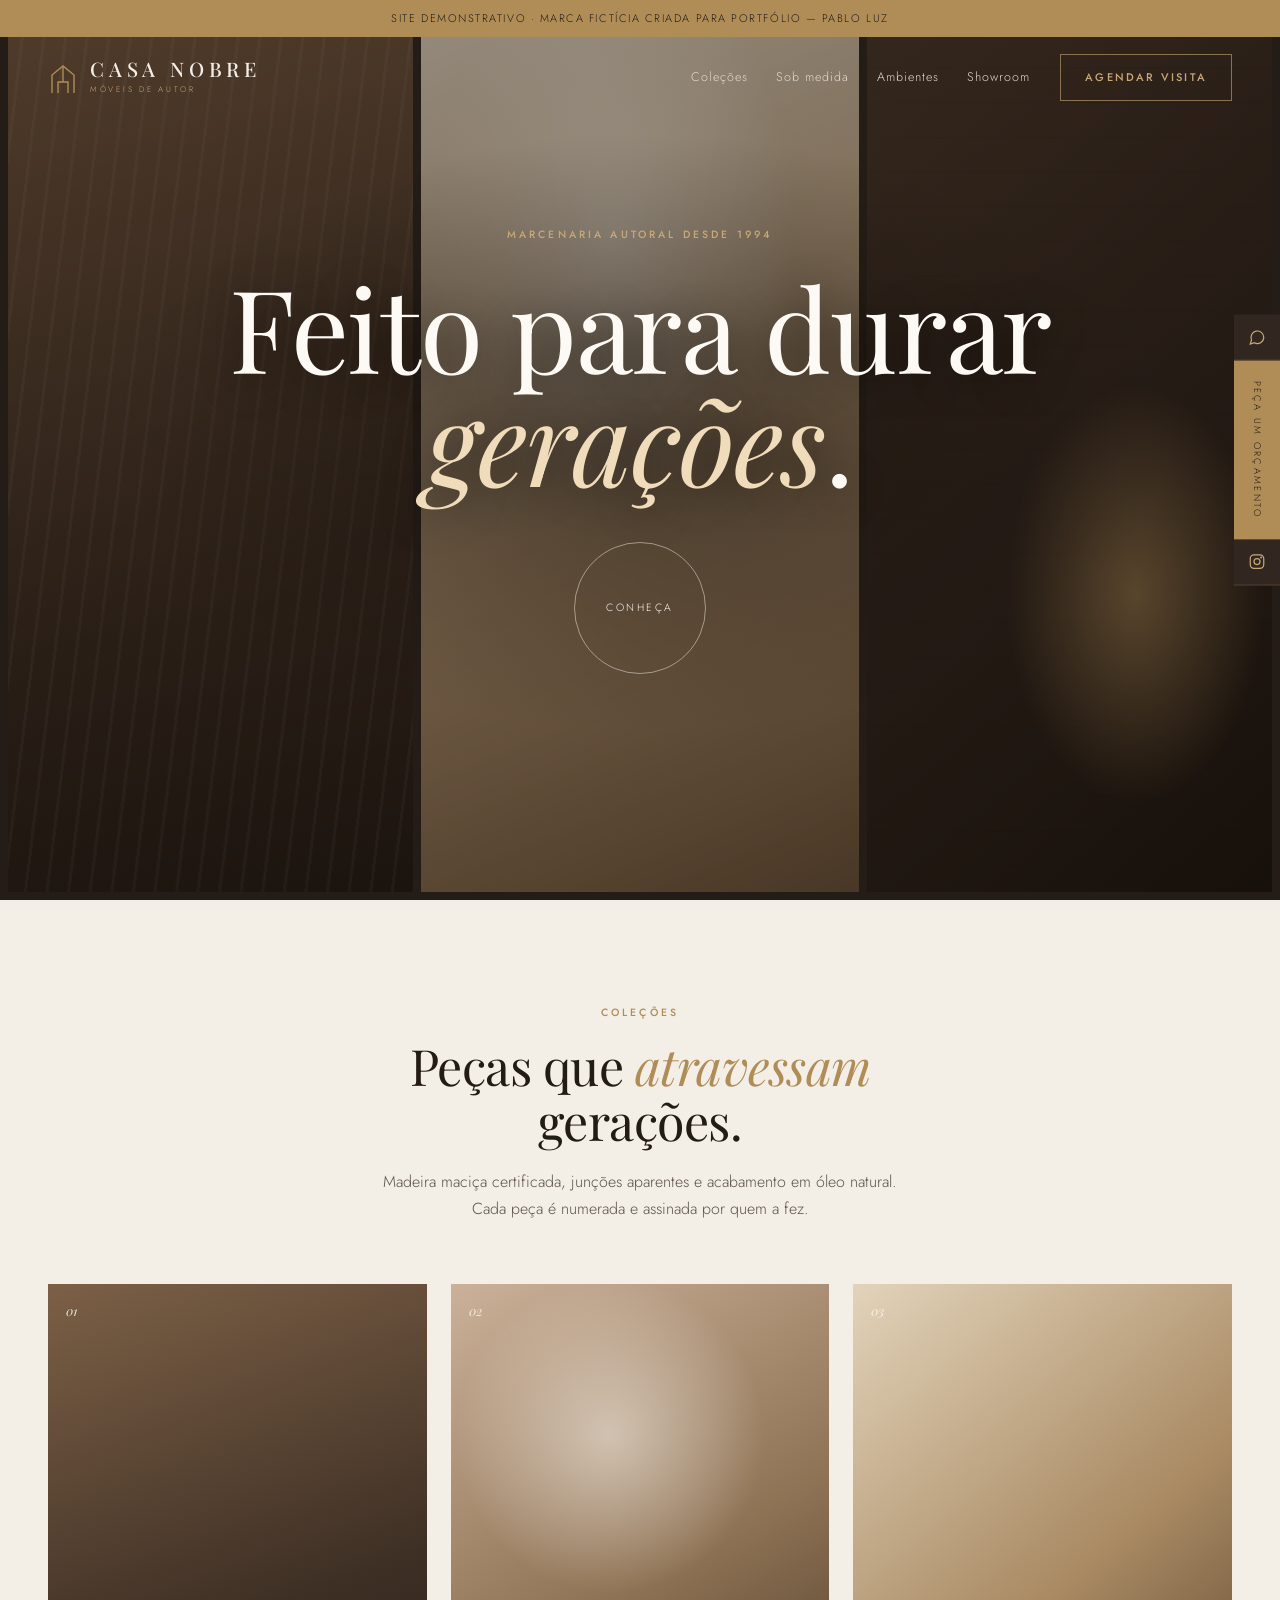
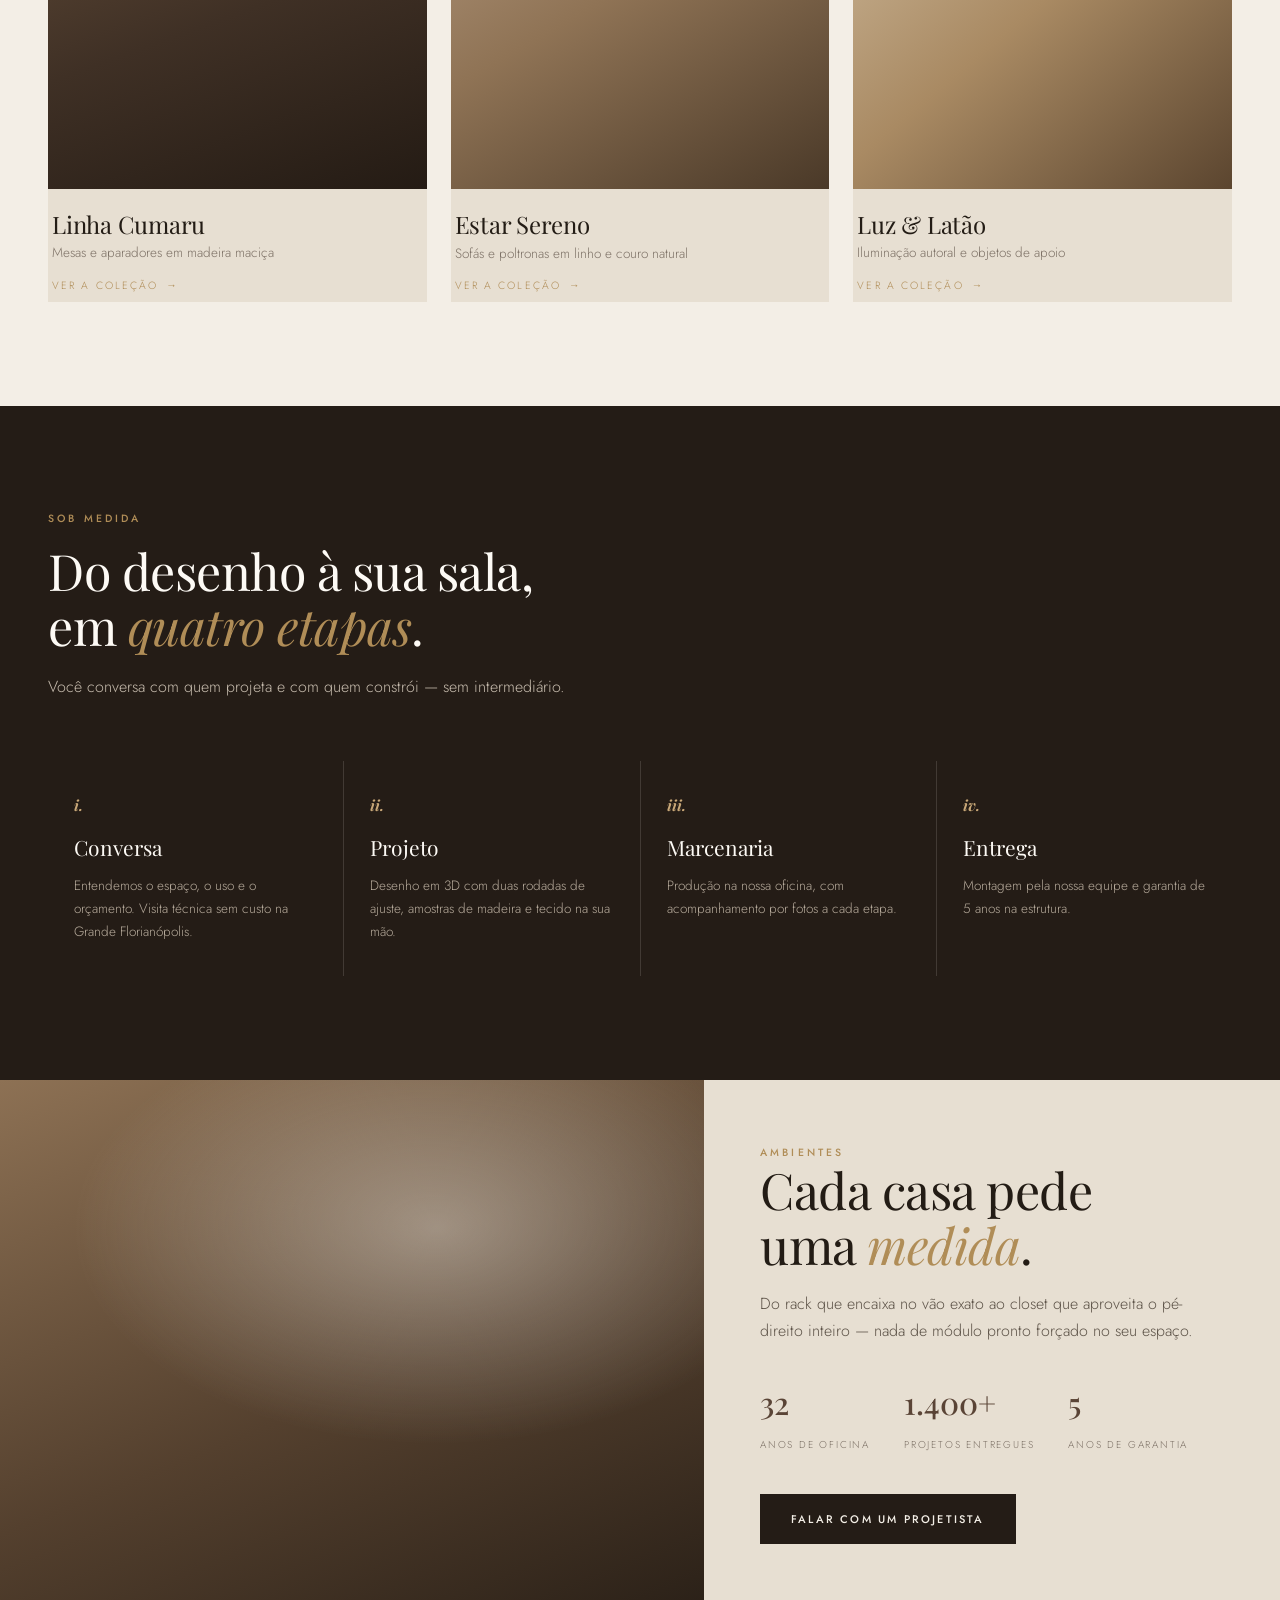
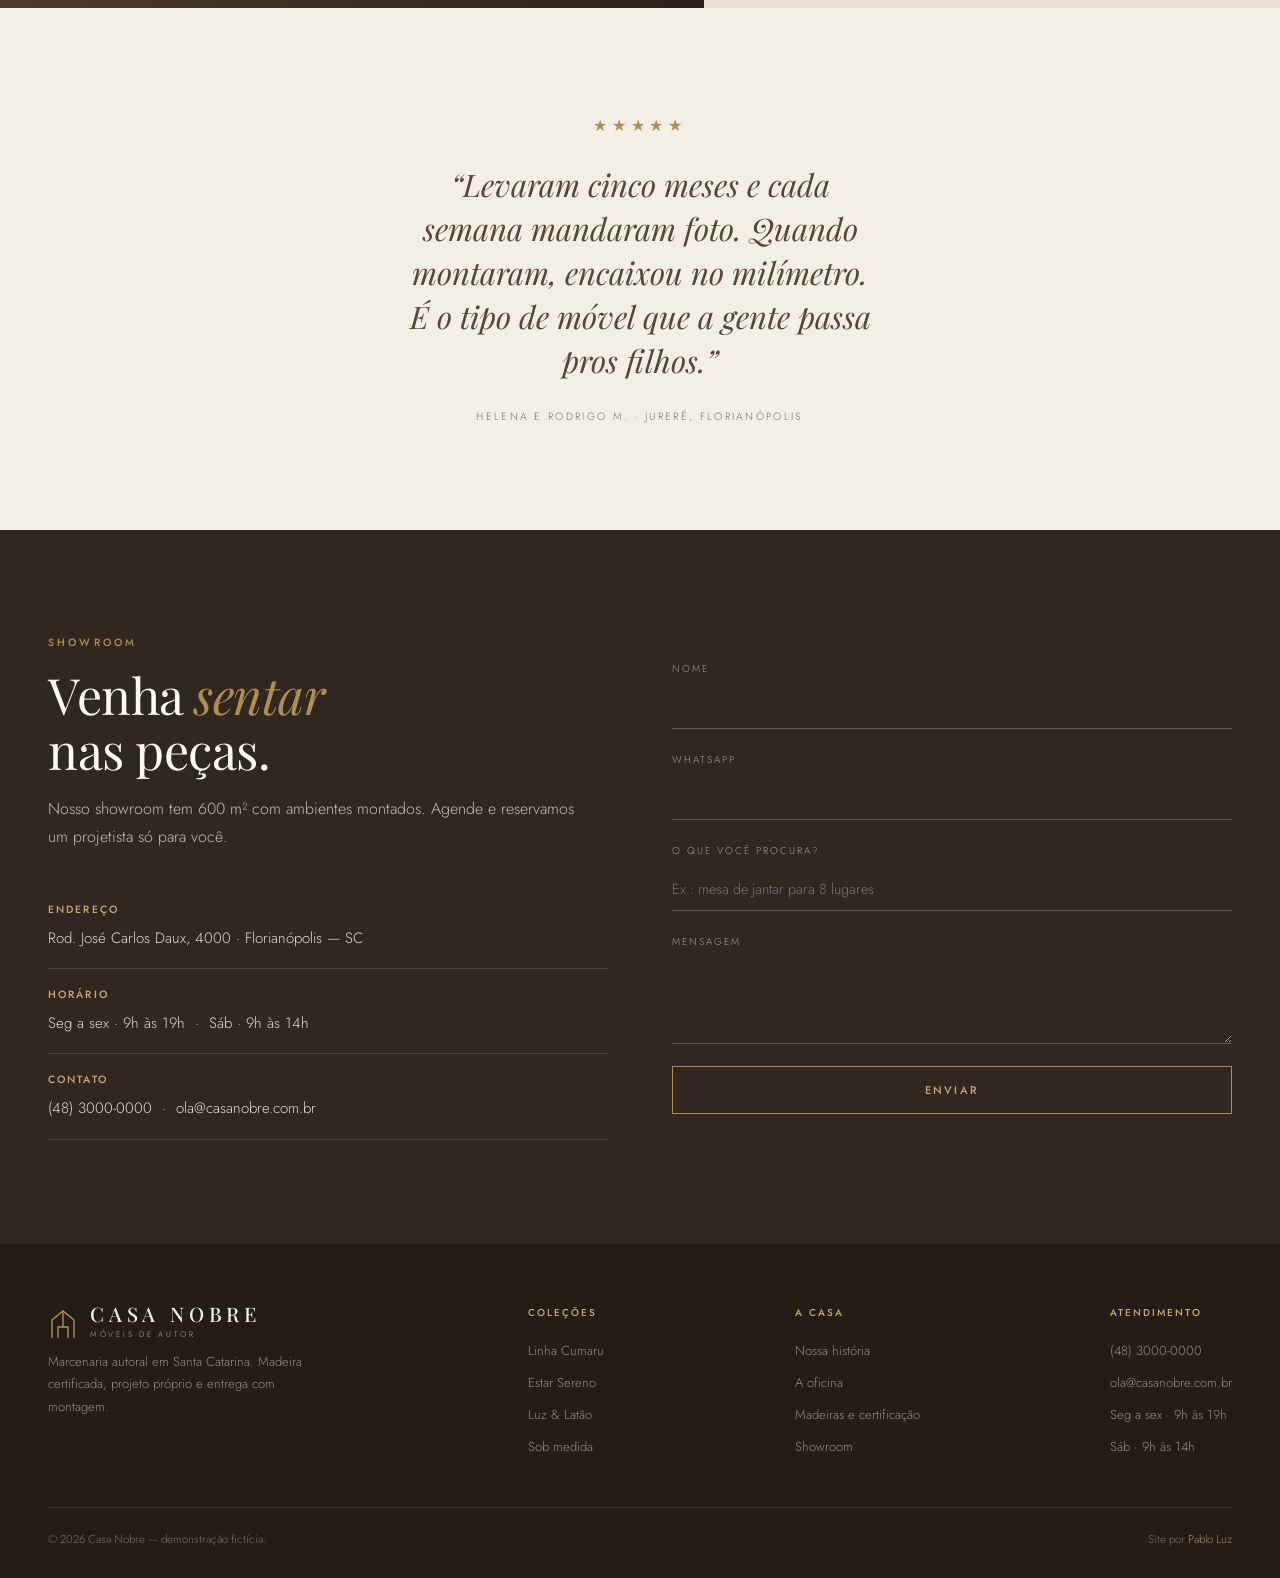
<file: projetos/casanobre.html>
<!DOCTYPE html>
<html lang="pt-BR">
<head>
<meta charset="utf-8">
<meta name="viewport" content="width=device-width,initial-scale=1">
<title>Casa Nobre · Móveis de Autor</title>
<meta name="description" content="Casa Nobre — móveis de autor sob medida. Demonstração de site por Pablo Luz.">
<link rel="preconnect" href="https://fonts.googleapis.com"><link rel="preconnect" href="https://fonts.gstatic.com" crossorigin>
<link href="https://fonts.googleapis.com/css2?family=Playfair+Display:ital,wght@0,400;0,500;1,400;1,500&family=Jost:wght@300;400;500&display=swap" rel="stylesheet">
<style>
:root{
  --escuro:#241c16; --escuro2:#312720; --nogueira:#5a4436; --latao:#b08d57; --latao2:#c9a878;
  --osso:#f3eee6; --osso2:#e7dfd2; --areia:#d9cdb9;
  --tinta:#231c15; --mut:#7d7166; --mut2:#9c9186;
  --disp:"Playfair Display",Georgia,serif;
  --sans:"Jost",-apple-system,"Segoe UI",sans-serif;
}
*{box-sizing:border-box;margin:0;padding:0}
body{background:var(--osso);color:var(--tinta);font-family:var(--sans);font-weight:300;line-height:1.7;
  -webkit-font-smoothing:antialiased;overflow-x:hidden}
a{color:inherit;text-decoration:none}
.wrap{max-width:1240px;margin:0 auto;padding:0 28px}
h1,h2,h3{font-family:var(--disp);font-weight:400;line-height:1.1;letter-spacing:-.01em}
h2{font-size:clamp(30px,4.3vw,50px)}
h2 em,h1 em{font-style:italic;color:var(--latao)}
.eyebrow{font-size:10.5px;letter-spacing:.3em;text-transform:uppercase;color:var(--latao);font-weight:500}
.lead{font-size:16px;color:#5d5348;max-width:60ch}
.btn{display:inline-flex;align-items:center;justify-content:center;gap:10px;font-family:var(--sans);
  font-size:11px;letter-spacing:.2em;text-transform:uppercase;font-weight:500;cursor:pointer;
  padding:15px 30px;border:1px solid var(--latao);color:var(--latao);background:transparent;
  transition:background .35s,color .35s}
.btn:hover{background:var(--latao);color:var(--osso)}
.btn.solid{background:var(--escuro);border-color:var(--escuro);color:var(--osso)}
.btn.solid:hover{background:var(--nogueira);border-color:var(--nogueira)}

/* ---------- topo ---------- */
.nav{position:fixed;inset:0 0 auto;z-index:60;transition:background .4s,border-color .4s;
  border-bottom:1px solid transparent}
.nav.sticky{background:rgba(36,28,22,.94);backdrop-filter:blur(10px);border-bottom-color:rgba(176,141,87,.28)}
.nav .row{display:flex;align-items:center;gap:30px;height:82px}
.logo{display:flex;align-items:center;gap:12px;color:var(--osso)}
.logo svg{width:30px;height:34px;flex:0 0 30px}
.logo b{font-family:var(--disp);font-size:20px;font-weight:500;letter-spacing:.24em;line-height:1;display:block}
.logo small{font-size:8px;letter-spacing:.34em;color:var(--latao2);display:block;margin-top:4px}
.links{display:flex;gap:28px;margin-left:auto;font-size:12.5px;letter-spacing:.08em;color:#e2d9cc}
.links a{position:relative;padding:6px 0;transition:color .25s}
.links a::after{content:"";position:absolute;left:0;bottom:0;width:0;height:1px;background:var(--latao2);transition:width .35s}
.links a:hover{color:#fff}.links a:hover::after{width:100%}
.nav .btn{border-color:rgba(201,168,120,.6);color:var(--latao2);padding:13px 24px}
.nav .btn:hover{background:var(--latao);color:var(--escuro);border-color:var(--latao)}
.burger{display:none;margin-left:auto;background:none;border:1px solid rgba(243,238,230,.3);
  color:var(--osso);width:44px;height:40px;cursor:pointer;font-size:17px}

/* ---------- herói: 3 painéis ---------- */
.hero{position:relative;height:100vh;min-height:600px;background:var(--escuro);overflow:hidden}
.paineis{position:absolute;inset:0;display:grid;grid-template-columns:1fr 1.08fr 1fr;gap:8px;padding:8px}
.painel{position:relative;overflow:hidden}
.painel .art{position:absolute;inset:0;transform:scale(1.02);
  animation:flutua 22s ease-in-out infinite alternate}
.painel:nth-child(2) .art{animation-delay:-7s}
.painel:nth-child(3) .art{animation-delay:-14s}
@keyframes flutua{to{transform:scale(1.1) translateY(-14px)}}
.painel::after{content:"";position:absolute;inset:0;background:rgba(24,18,13,.42)}
.hero .veu{position:absolute;inset:0;z-index:2;pointer-events:none;
  background:radial-gradient(58% 46% at 50% 48%,rgba(24,18,13,.5),transparent 72%)}
.hero .centro{position:absolute;inset:0;z-index:3;display:flex;flex-direction:column;
  align-items:center;justify-content:center;text-align:center;padding:0 24px}
.hero h1{font-size:clamp(44px,9vw,116px);color:#fdfaf5;font-weight:400;line-height:.98;
  text-shadow:0 6px 40px rgba(0,0,0,.45)}
.hero h1 em{font-style:italic;color:#f0dcbb}
.hero .tag{margin-bottom:26px;color:var(--latao2)}
.circulo{margin-top:46px;width:132px;height:132px;border-radius:50%;border:1px solid rgba(243,238,230,.5);
  display:grid;place-items:center;font-size:10.5px;letter-spacing:.24em;text-transform:uppercase;
  color:#fdfaf5;transition:background .4s,border-color .4s,transform .4s;backdrop-filter:blur(2px)}
.circulo:hover{background:rgba(176,141,87,.9);border-color:var(--latao);transform:scale(1.06)}
.rail{position:fixed;right:0;top:50%;transform:translateY(-50%);z-index:55;display:flex;flex-direction:column}
.rail a{width:46px;height:46px;display:grid;place-items:center;background:var(--escuro2);
  border-bottom:1px solid rgba(176,141,87,.25);transition:background .3s}
.rail a:hover{background:var(--latao)}
.rail svg{width:18px;height:18px;stroke:var(--latao2);fill:none;stroke-width:1.6}
.rail a:hover svg{stroke:var(--escuro)}
.rail .vert{writing-mode:vertical-rl;background:var(--latao);color:var(--escuro);height:auto;
  padding:20px 0;font-size:9.5px;letter-spacing:.24em;text-transform:uppercase;width:46px}
.rail .vert:hover{background:var(--latao2)}

/* ---------- seções ---------- */
section{padding:104px 0}
.sechead{max-width:64ch}
.sechead h2{margin-top:16px}.sechead .lead{margin-top:20px}
.centro-t{text-align:center;margin:0 auto}
.centro-t .lead{margin-left:auto;margin-right:auto}

/* coleções */
.cols{display:grid;grid-template-columns:repeat(3,1fr);gap:24px;margin-top:62px}
.col{position:relative;background:var(--osso2);overflow:hidden;cursor:pointer}
.col .ph{aspect-ratio:3/4;position:relative;overflow:hidden}
.col .ph .art{position:absolute;inset:0;transition:transform .9s cubic-bezier(.2,.7,.2,1)}
.col:hover .ph .art{transform:scale(1.07)}
.col .tx{padding:22px 4px 4px}
.col h3{font-size:24px}
.col p{font-size:13.5px;color:var(--mut);margin-top:5px}
.col .n{position:absolute;top:16px;left:18px;z-index:2;font-family:var(--disp);font-size:13px;
  color:rgba(253,250,245,.85);font-style:italic}
.col .ver{margin-top:12px;font-size:10.5px;letter-spacing:.2em;text-transform:uppercase;color:var(--latao);
  display:inline-flex;gap:8px;align-items:center}
.col .ver span{transition:transform .3s;display:inline-block}
.col:hover .ver span{transform:translateX(5px)}

/* faixa escura: sob medida */
.sob{background:var(--escuro);color:var(--osso)}
.sob h2{color:#fdfaf5}.sob .lead{color:#c7bcae}
.passos{display:grid;grid-template-columns:repeat(4,1fr);gap:1px;margin-top:60px;background:rgba(243,238,230,.14)}
.passo{background:var(--escuro);padding:32px 26px}
.passo b{font-family:var(--disp);font-size:15px;color:var(--latao2);font-style:italic;display:block}
.passo h4{font-family:var(--disp);font-size:21px;font-weight:400;margin:12px 0 9px;color:#fdfaf5}
.passo p{font-size:13.5px;color:#b7ab9c}

/* ambientes: faixa larga */
.amb{display:grid;grid-template-columns:1.1fr .9fr;gap:0;margin-top:0;align-items:stretch}
.amb .foto{position:relative;min-height:440px;overflow:hidden}
.amb .foto .art{position:absolute;inset:0}
.amb .txt{background:var(--osso2);padding:64px 56px;display:flex;flex-direction:column;justify-content:center}
.amb .txt h2{margin-bottom:18px}
.medidas{display:flex;gap:34px;margin-top:32px;flex-wrap:wrap}
.medidas div b{font-family:var(--disp);font-size:31px;font-weight:500;color:var(--nogueira);display:block}
.medidas div span{font-size:10px;letter-spacing:.18em;text-transform:uppercase;color:var(--mut)}

/* depoimento */
.depo{text-align:center;max-width:52ch;margin:0 auto}
.depo p{font-family:var(--disp);font-size:clamp(21px,2.7vw,31px);font-style:italic;line-height:1.42;color:var(--nogueira)}
.depo .quem{margin-top:26px;font-size:10.5px;letter-spacing:.22em;text-transform:uppercase;color:var(--mut)}
.estrelas{color:var(--latao);letter-spacing:.3em;margin-bottom:22px}

/* showroom / contato */
.show{background:var(--escuro2);color:var(--osso)}
.show h2{color:#fdfaf5}
.showgrid{display:grid;grid-template-columns:1fr 1fr;gap:64px;align-items:center}
.showinfo div{padding:17px 0;border-bottom:1px solid rgba(243,238,230,.14)}
.showinfo b{font-size:10.5px;letter-spacing:.2em;text-transform:uppercase;color:var(--latao2);
  display:block;margin-bottom:5px;font-weight:500}
.showinfo span{font-size:15px;color:#e2d9cc}
form{display:grid;gap:22px}
.campo{display:flex;flex-direction:column;gap:8px}
label{font-size:10px;letter-spacing:.2em;text-transform:uppercase;color:#a99d8f}
input,textarea{font-family:var(--sans);font-size:14.5px;font-weight:300;color:var(--osso);background:transparent;
  border:0;border-bottom:1px solid rgba(243,238,230,.26);padding:11px 0;transition:border-color .3s}
input:focus,textarea:focus{outline:none;border-bottom-color:var(--latao)}
textarea{resize:vertical;min-height:72px}
.ok{display:none;padding:14px 18px;border:1px solid var(--latao);color:var(--latao2);font-size:13.5px}
.ok.on{display:block}

footer{background:var(--escuro);color:#9a8e80;padding:60px 0 28px;font-size:13px}
.frow{display:flex;justify-content:space-between;gap:44px;flex-wrap:wrap}
footer h5{font-size:10px;letter-spacing:.2em;text-transform:uppercase;color:var(--latao2);margin-bottom:14px;font-weight:500}
footer ul{list-style:none}footer li{padding:5px 0}
footer a:hover{color:var(--osso)}
.fbase{border-top:1px solid rgba(243,238,230,.1);margin-top:44px;padding-top:22px;font-size:11.5px;
  display:flex;justify-content:space-between;gap:16px;flex-wrap:wrap;color:#7d7264}
.demo{background:var(--latao);color:var(--escuro);text-align:center;padding:9px 16px;font-size:11px;
  letter-spacing:.14em;text-transform:uppercase;position:relative;z-index:70}

.rv{opacity:0;transform:translateY(28px);transition:opacity .85s cubic-bezier(.2,.7,.2,1),transform .85s cubic-bezier(.2,.7,.2,1)}
.rv.in{opacity:1;transform:none}
@media(max-width:1000px){
  .links,.nav .btn{display:none}.burger{display:block}
  .cols{grid-template-columns:1fr}
  .passos{grid-template-columns:1fr 1fr}
  .amb{grid-template-columns:1fr}.amb .txt{padding:48px 30px}
  .showgrid{grid-template-columns:1fr;gap:44px}
  .paineis{grid-template-columns:1fr}
  .painel:nth-child(3){display:none}
  .rail{display:none}
}
@media(max-width:600px){
  section{padding:68px 0}.wrap{padding:0 20px}
  .passos{grid-template-columns:1fr}
  .painel:nth-child(2){display:none}
}
@media(prefers-reduced-motion:reduce){.rv{transition:none;opacity:1;transform:none}
  .painel .art{animation:none}}
</style>
</head>
<body>
<nav class="nav" id="nav">
<div class="demo">Site demonstrativo · marca fictícia criada para portfólio — Pablo Luz</div>
<div class="wrap"><div class="row">
  <a class="logo" href="#topo">
    <svg viewBox="0 0 30 34" aria-hidden="true">
      <path d="M4 32 V14 L15 5 L26 14 V32" fill="none" stroke="#b08d57" stroke-width="1.4"/>
      <path d="M10 32 V21 H20 V32" fill="none" stroke="#b08d57" stroke-width="1.4"/>
      <path d="M15 5 V21" stroke="#b08d57" stroke-width="1.4"/></svg>
    <span><b>CASA NOBRE</b><small>MÓVEIS DE AUTOR</small></span></a>
  <div class="links">
    <a href="#colecoes">Coleções</a><a href="#sob">Sob medida</a>
    <a href="#ambientes">Ambientes</a><a href="#showroom">Showroom</a>
  </div>
  <a class="btn" href="#showroom">Agendar visita</a>
  <button class="burger" id="burger" aria-label="Menu">☰</button>
</div></div></nav>

<div class="rail">
  <a href="#showroom" aria-label="WhatsApp"><svg viewBox="0 0 24 24"><path d="M21 11.5a8.4 8.4 0 0 1-12.5 7.3L3 20.5l1.7-5.4A8.5 8.5 0 1 1 21 11.5z"/></svg></a>
  <a class="vert" href="#showroom">Peça um orçamento</a>
  <a href="#" aria-label="Instagram"><svg viewBox="0 0 24 24"><rect x="3" y="3" width="18" height="18" rx="5"/><circle cx="12" cy="12" r="4"/><circle cx="17.5" cy="6.5" r=".6" fill="#b08d57"/></svg></a>
</div>

<header class="hero" id="topo">
  <div class="paineis">
    <!-- 3 "ambientes" distintos: madeira escura / sala clara com luz / detalhe em latão -->
    <div class="painel"><div class="art" style="background:
      repeating-linear-gradient(97deg,rgba(255,255,255,.055) 0 3px,transparent 3px 21px),
      linear-gradient(168deg,#7a5c42 0%,#3a2b20 62%,#1c150f 100%)"></div></div>
    <div class="painel"><div class="art" style="background:
      radial-gradient(62% 48% at 44% 26%,rgba(255,246,229,.72),transparent 66%),
      linear-gradient(158deg,#efe4d0 0%,#b99a74 54%,#6b5238 100%)"></div></div>
    <div class="painel"><div class="art" style="background:
      radial-gradient(46% 34% at 66% 66%,rgba(214,170,104,.55),transparent 68%),
      repeating-linear-gradient(0deg,rgba(0,0,0,.07) 0 1px,transparent 1px 34px),
      linear-gradient(140deg,#4a382a 0%,#2c211a 55%,#161009 100%)"></div></div>
  </div>
  <div class="veu"></div>
  <div class="centro">
    <div class="eyebrow tag">Marcenaria autoral desde 1994</div>
    <h1>Feito para durar<br><em>gerações</em>.</h1>
    <a class="circulo" href="#colecoes">Conheça</a>
  </div>
</header>

<section id="colecoes"><div class="wrap">
  <div class="sechead centro-t rv">
    <div class="eyebrow">Coleções</div>
    <h2>Peças que <em>atravessam</em> gerações.</h2>
    <p class="lead">Madeira maciça certificada, junções aparentes e acabamento em óleo natural.
      Cada peça é numerada e assinada por quem a fez.</p>
  </div>
  <div class="cols rv">
    <article class="col">
      <div class="ph"><span class="n">01</span><div class="art" style="background:
        linear-gradient(160deg,#7c6046,#3f3025 62%,#241b14),
        repeating-linear-gradient(88deg,rgba(255,255,255,.06) 0 2px,transparent 2px 22px)"></div></div>
      <div class="tx"><h3>Linha Cumaru</h3><p>Mesas e aparadores em madeira maciça</p>
        <span class="ver">Ver a coleção <span>→</span></span></div>
    </article>
    <article class="col">
      <div class="ph"><span class="n">02</span><div class="art" style="background:
        radial-gradient(68% 52% at 42% 30%,rgba(243,238,230,.55),transparent 60%),
        linear-gradient(150deg,#cbb199,#8f7355 56%,#4a3928)"></div></div>
      <div class="tx"><h3>Estar Sereno</h3><p>Sofás e poltronas em linho e couro natural</p>
        <span class="ver">Ver a coleção <span>→</span></span></div>
    </article>
    <article class="col">
      <div class="ph"><span class="n">03</span><div class="art" style="background:
        linear-gradient(140deg,#e2d3ba,#a98a63 58%,#5b452f)"></div></div>
      <div class="tx"><h3>Luz &amp; Latão</h3><p>Iluminação autoral e objetos de apoio</p>
        <span class="ver">Ver a coleção <span>→</span></span></div>
    </article>
  </div>
</div></section>

<section class="sob" id="sob"><div class="wrap">
  <div class="sechead rv">
    <div class="eyebrow">Sob medida</div>
    <h2>Do desenho à sua sala,<br>em <em>quatro etapas</em>.</h2>
    <p class="lead">Você conversa com quem projeta e com quem constrói — sem intermediário.</p>
  </div>
  <div class="passos rv">
    <div class="passo"><b>i.</b><h4>Conversa</h4><p>Entendemos o espaço, o uso e o orçamento. Visita técnica sem custo na Grande Florianópolis.</p></div>
    <div class="passo"><b>ii.</b><h4>Projeto</h4><p>Desenho em 3D com duas rodadas de ajuste, amostras de madeira e tecido na sua mão.</p></div>
    <div class="passo"><b>iii.</b><h4>Marcenaria</h4><p>Produção na nossa oficina, com acompanhamento por fotos a cada etapa.</p></div>
    <div class="passo"><b>iv.</b><h4>Entrega</h4><p>Montagem pela nossa equipe e garantia de 5 anos na estrutura.</p></div>
  </div>
</div></section>

<section id="ambientes" style="padding:0">
  <div class="amb rv">
    <div class="foto"><div class="art" style="background:
      radial-gradient(78% 62% at 62% 28%,rgba(243,238,230,.42),transparent 66%),
      linear-gradient(158deg,#8d7154 0%,#54402e 56%,#2b2118 100%)"></div></div>
    <div class="txt">
      <div class="eyebrow">Ambientes</div>
      <h2>Cada casa pede<br>uma <em>medida</em>.</h2>
      <p class="lead">Do rack que encaixa no vão exato ao closet que aproveita o pé-direito inteiro —
        nada de módulo pronto forçado no seu espaço.</p>
      <div class="medidas">
        <div><b>32</b><span>anos de oficina</span></div>
        <div><b>1.400+</b><span>projetos entregues</span></div>
        <div><b>5</b><span>anos de garantia</span></div>
      </div>
      <a class="btn solid" style="margin-top:38px;align-self:flex-start" href="#showroom">Falar com um projetista</a>
    </div>
  </div>
</section>

<section><div class="wrap">
  <div class="depo rv">
    <div class="estrelas">★★★★★</div>
    <p>“Levaram cinco meses e cada semana mandaram foto. Quando montaram, encaixou no
      milímetro. É o tipo de móvel que a gente passa pros filhos.”</p>
    <div class="quem">Helena e Rodrigo M. · Jurerê, Florianópolis</div>
  </div>
</div></section>

<section class="show" id="showroom"><div class="wrap">
  <div class="showgrid">
    <div class="rv">
      <div class="eyebrow">Showroom</div>
      <h2 style="margin-top:16px">Venha <em>sentar</em><br>nas peças.</h2>
      <p class="lead" style="color:#c7bcae;margin-top:18px">Nosso showroom tem 600 m² com ambientes
        montados. Agende e reservamos um projetista só para você.</p>
      <div class="showinfo" style="margin-top:34px">
        <div><b>Endereço</b><span>Rod. José Carlos Daux, 4000 · Florianópolis — SC</span></div>
        <div><b>Horário</b><span>Seg a sex · 9h às 19h &nbsp;·&nbsp; Sáb · 9h às 14h</span></div>
        <div><b>Contato</b><span>(48) 3000-0000 &nbsp;·&nbsp; ola@casanobre.com.br</span></div>
      </div>
    </div>
    <form class="rv" id="form" novalidate>
      <div class="campo"><label for="n">Nome</label><input id="n" required></div>
      <div class="campo"><label for="t">WhatsApp</label><input id="t" inputmode="tel" required></div>
      <div class="campo"><label for="p">O que você procura?</label><input id="p" placeholder="Ex.: mesa de jantar para 8 lugares"></div>
      <div class="campo"><label for="m">Mensagem</label><textarea id="m" rows="3"></textarea></div>
      <button class="btn" type="submit" style="border-color:var(--latao);color:var(--latao2)">Enviar</button>
      <div class="ok" id="ok">Recebido — este é um site <b>demonstrativo</b>, nenhum dado foi enviado.</div>
    </form>
  </div>
</div></section>

<footer><div class="wrap">
  <div class="frow">
    <div style="max-width:290px">
      <a class="logo" href="#topo">
        <svg viewBox="0 0 30 34" aria-hidden="true">
          <path d="M4 32 V14 L15 5 L26 14 V32" fill="none" stroke="#b08d57" stroke-width="1.4"/>
          <path d="M10 32 V21 H20 V32" fill="none" stroke="#b08d57" stroke-width="1.4"/>
          <path d="M15 5 V21" stroke="#b08d57" stroke-width="1.4"/></svg>
        <span><b style="color:#f3eee6">CASA NOBRE</b><small>MÓVEIS DE AUTOR</small></span></a>
      <p style="margin-top:10px">Marcenaria autoral em Santa Catarina. Madeira certificada,
        projeto próprio e entrega com montagem.</p>
    </div>
    <div><h5>Coleções</h5><ul>
      <li><a href="#colecoes">Linha Cumaru</a></li><li><a href="#colecoes">Estar Sereno</a></li>
      <li><a href="#colecoes">Luz &amp; Latão</a></li><li><a href="#sob">Sob medida</a></li></ul></div>
    <div><h5>A casa</h5><ul>
      <li><a href="#">Nossa história</a></li><li><a href="#">A oficina</a></li>
      <li><a href="#">Madeiras e certificação</a></li><li><a href="#showroom">Showroom</a></li></ul></div>
    <div><h5>Atendimento</h5><ul>
      <li>(48) 3000-0000</li><li>ola@casanobre.com.br</li>
      <li>Seg a sex · 9h às 19h</li><li>Sáb · 9h às 14h</li></ul></div>
  </div>
  <div class="fbase">
    <span>© 2026 Casa Nobre — demonstração fictícia.</span>
    <span>Site por <a href="https://padilhapablo00.github.io/pabloluz/" style="color:#b08d57">Pablo Luz</a></span>
  </div>
</div></footer>

<script>
(function(){
  var reduz=matchMedia('(prefers-reduced-motion:reduce)').matches;
  var io=new IntersectionObserver(function(es){es.forEach(function(e){
    if(e.isIntersecting){e.target.classList.add('in');io.unobserve(e.target);}});},
    {threshold:.1,rootMargin:'0px 0px -6% 0px'});
  document.querySelectorAll('.rv').forEach(function(el){io.observe(el);});

  var nav=document.getElementById('nav');
  addEventListener('scroll',function(){nav.classList.toggle('sticky',scrollY>60);},{passive:true});

  document.querySelectorAll('a[href^="#"]').forEach(function(a){
    a.addEventListener('click',function(e){
      var id=a.getAttribute('href');if(id.length<2)return;
      var t=document.querySelector(id);if(!t)return;e.preventDefault();
      scrollTo({top:t.getBoundingClientRect().top+scrollY-70,behavior:reduz?'auto':'smooth'});});});

  document.getElementById('form').addEventListener('submit',function(e){
    e.preventDefault();document.getElementById('ok').classList.add('on');this.reset();});
  document.getElementById('burger').addEventListener('click',function(){
    var l=document.querySelector('.links');
    l.style.cssText='display:flex;position:absolute;top:82px;left:0;right:0;flex-direction:column;'
      +'gap:0;background:#241c16;padding:14px 28px;margin:0';});
})();
</script>
</body>
</html>
</file>
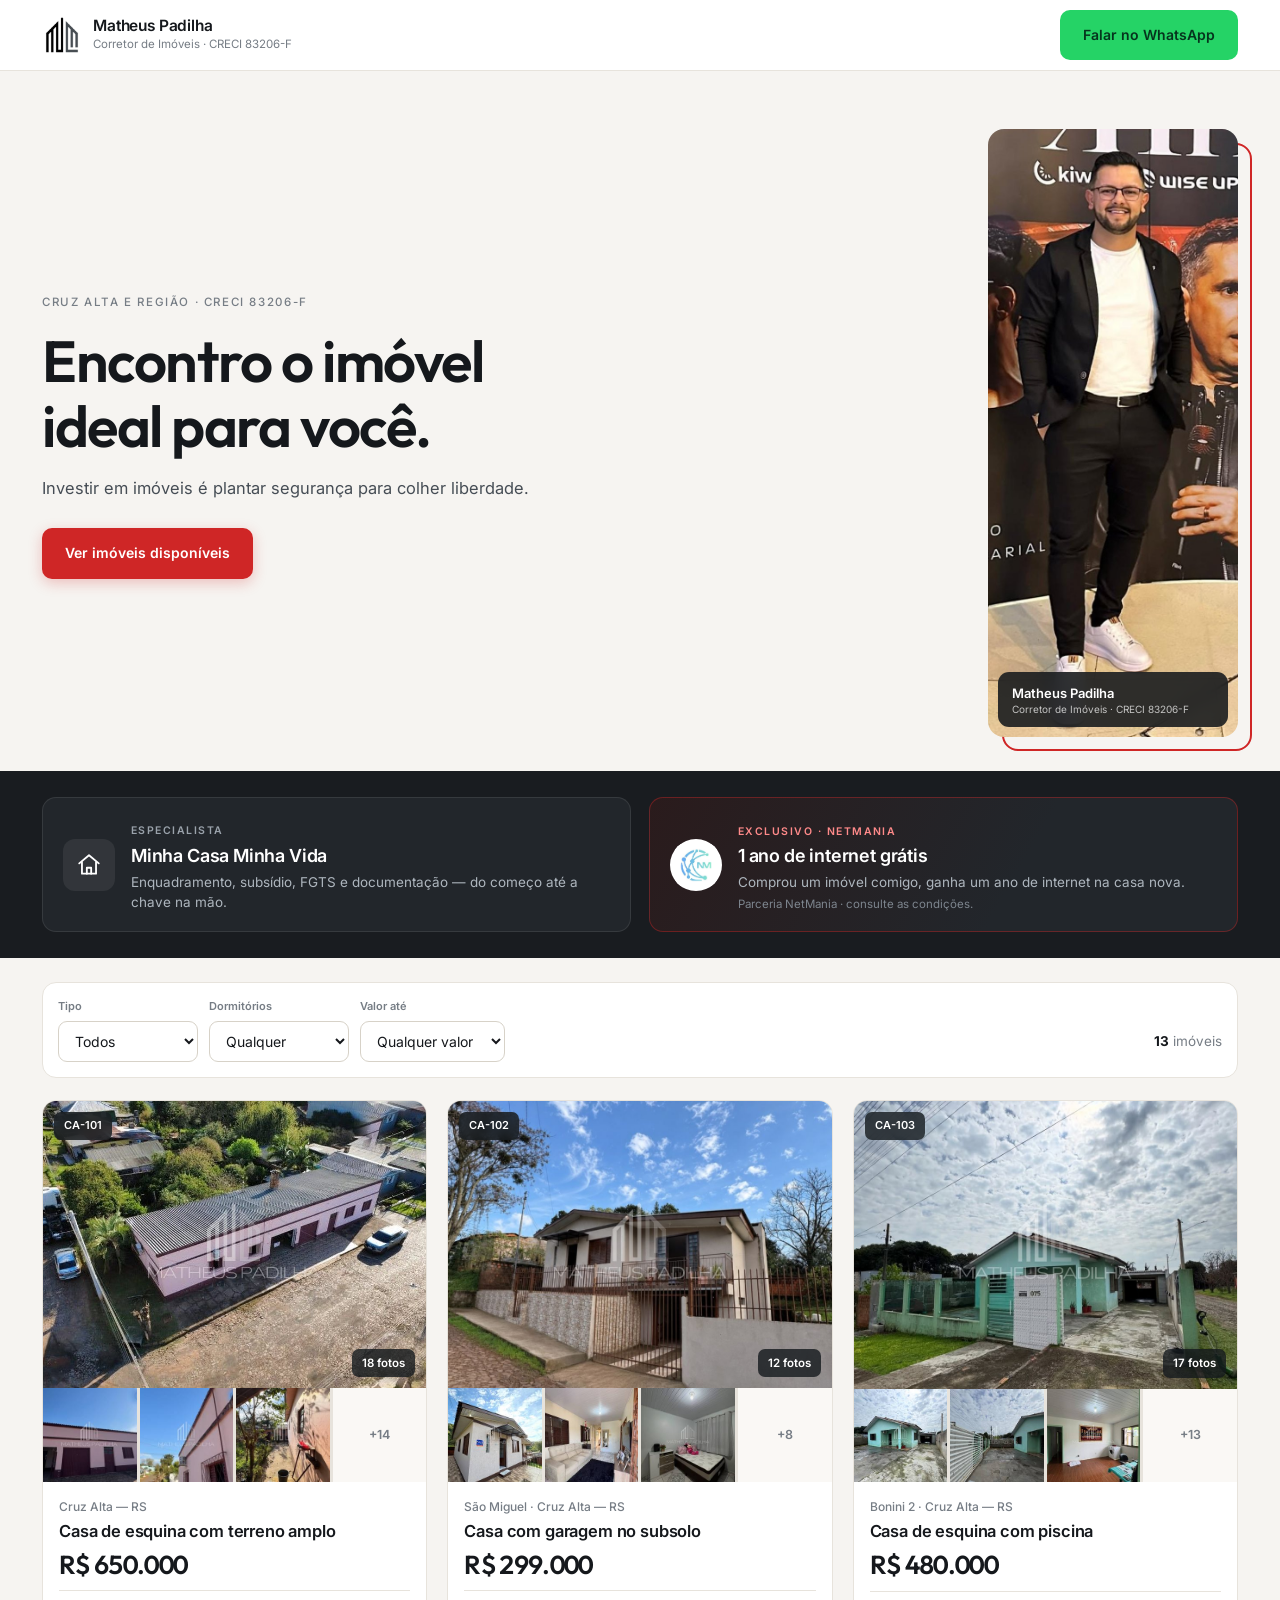
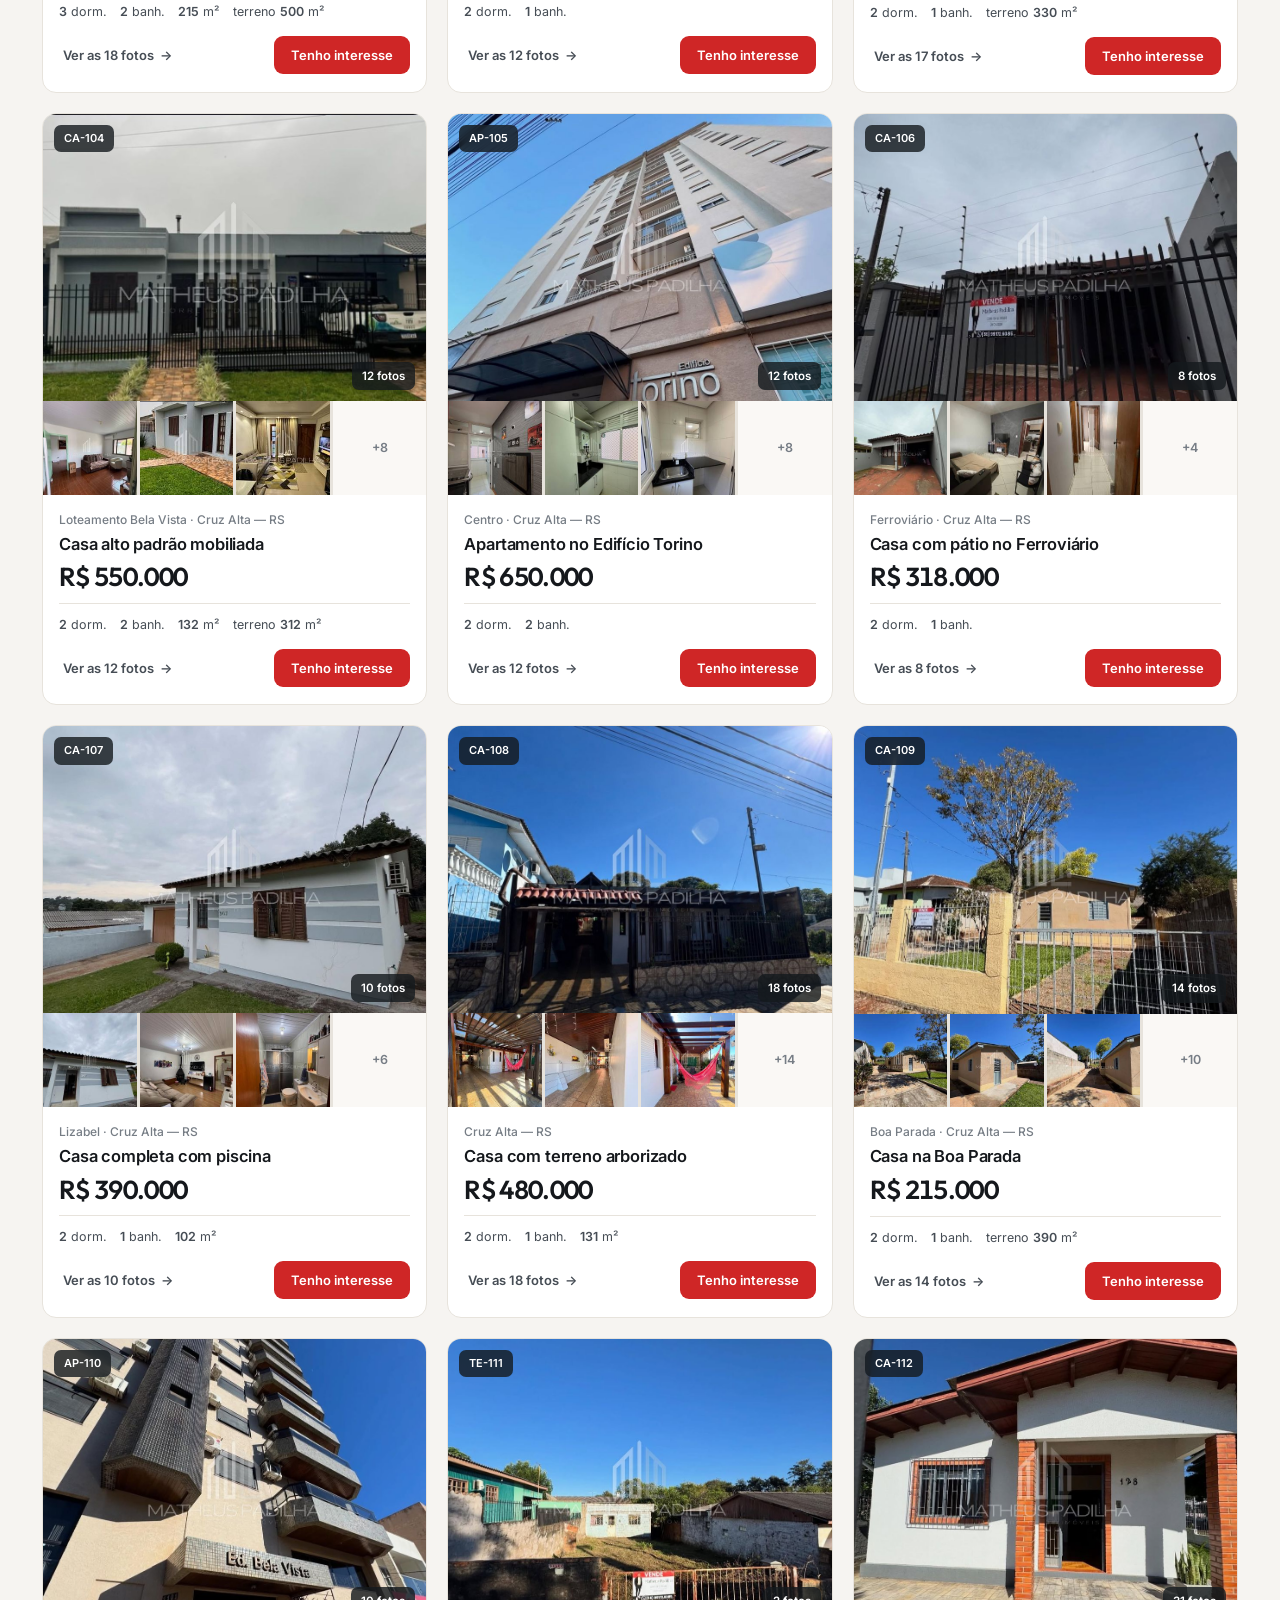
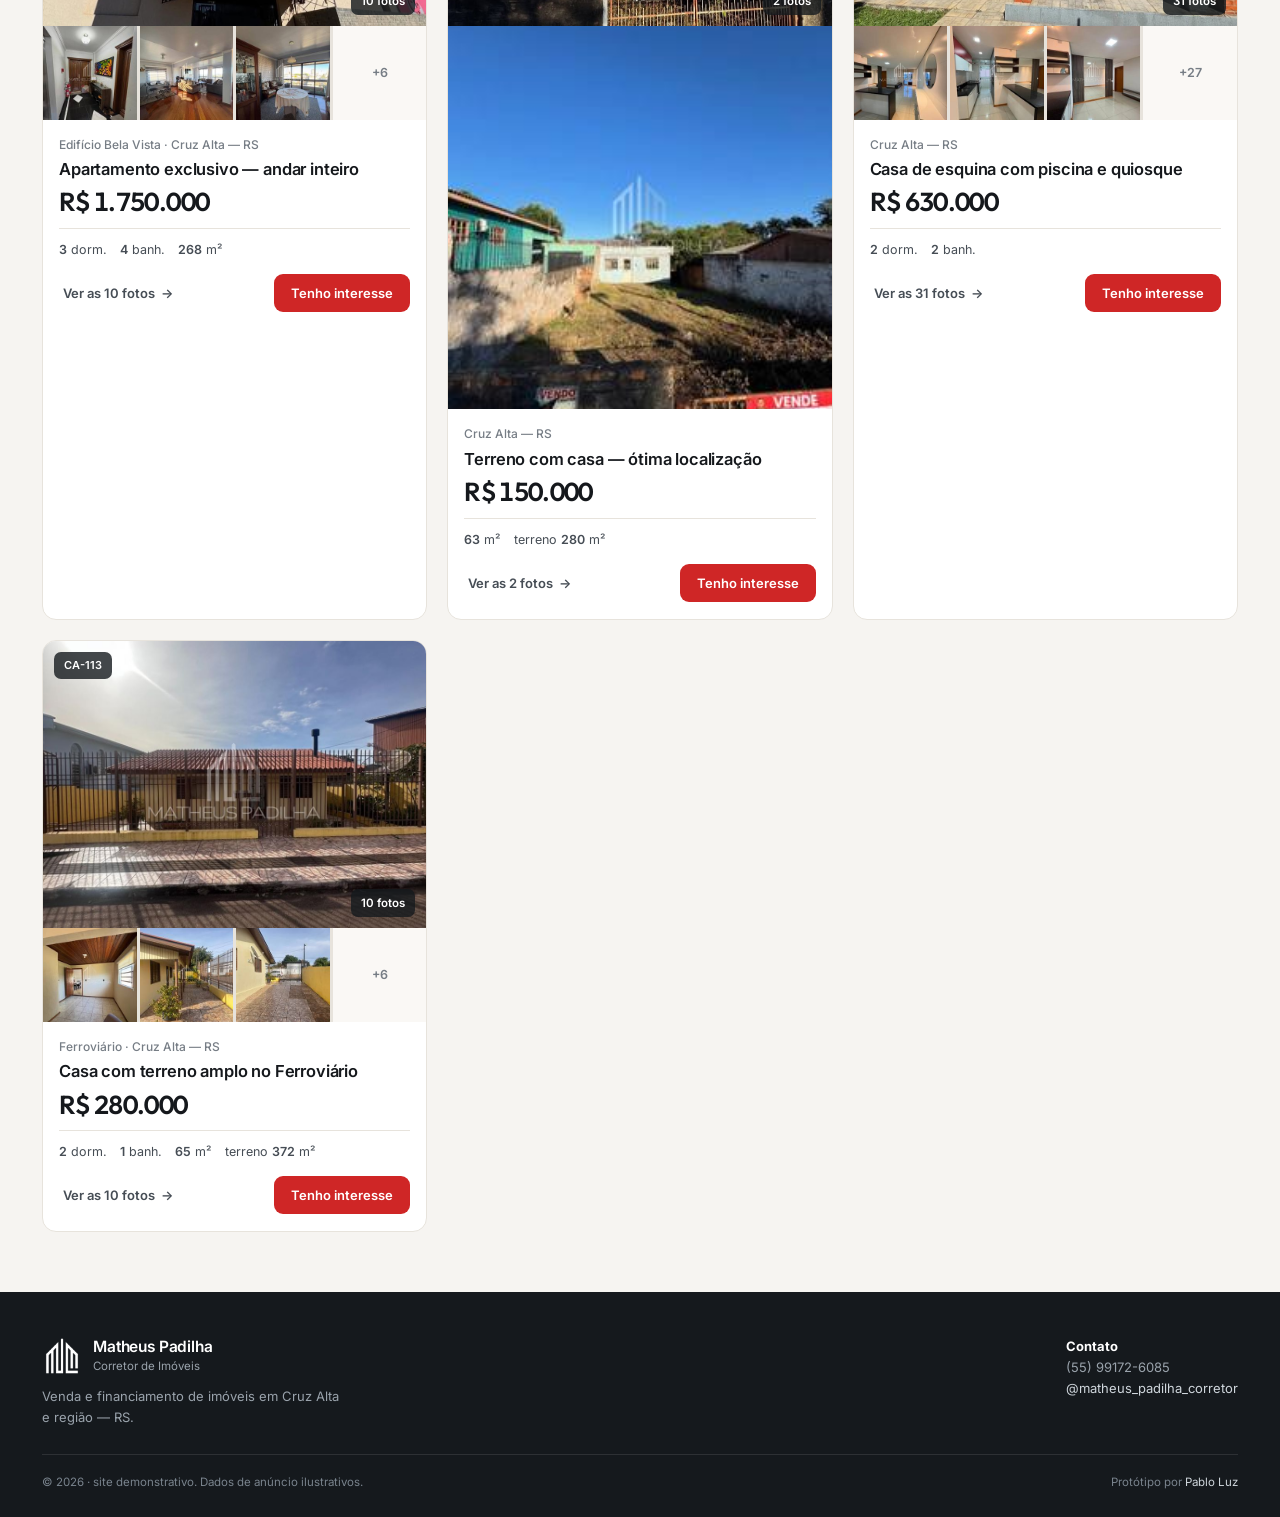
<file: projetos/imoveis.html>
<!DOCTYPE html>
<html lang="pt-BR">
<head>
<meta charset="utf-8">
<meta name="viewport" content="width=device-width,initial-scale=1">
<title>Matheus Padilha · Imóveis</title>
<meta name="description" content="Veja os imóveis disponíveis e demonstre interesse em 1 minuto. Demonstração por Pablo Luz.">
<link rel="preconnect" href="https://fonts.googleapis.com"><link rel="preconnect" href="https://fonts.gstatic.com" crossorigin>
<link href="https://fonts.googleapis.com/css2?family=Outfit:wght@400;500;600;700&family=Inter:wght@400;500;600;700&display=swap" rel="stylesheet">
<style>
:root{
  --bg:#f6f4f1; --surf:#fff; --surf2:#faf8f5; --linha:#e7e3dc; --linha2:#d7d2c8;
  --tinta:#15181c; --tinta2:#464d55; --mut:#767d85;
  --escuro:#191c20; --escuro2:#22262b;
  --ac:#cf2626; --ac2:#a81d1d; --acclaro:#fdeceb;      /* vermelho da plaquinha */
  --zap:#25d366;
  --risco:#c0463a;
  --disp:"Outfit",-apple-system,"Segoe UI",sans-serif;
  --ui:"Inter",-apple-system,"Segoe UI",sans-serif;
}
*{box-sizing:border-box;margin:0;padding:0}
body{background:var(--bg);color:var(--tinta);font-family:var(--ui);line-height:1.6;-webkit-font-smoothing:antialiased}
a{color:inherit;text-decoration:none}
img{display:block;max-width:100%}
.wrap{max-width:1240px;margin:0 auto;padding:0 22px}
.num{font-variant-numeric:tabular-nums}
h1,h2{font-family:var(--disp);font-weight:600;line-height:1.12;letter-spacing:-.025em}
h3{font-family:var(--ui);font-weight:600;line-height:1.25;letter-spacing:-.01em}
.btn{display:inline-flex;align-items:center;justify-content:center;gap:0;font-family:var(--ui);
  font-size:14px;font-weight:600;cursor:pointer;padding:13px 22px;border-radius:10px;border:1px solid transparent;
  transition:background .2s,transform .15s;white-space:nowrap}
.btn:hover{transform:translateY(-1px)}
.btn-p{background:var(--ac);color:#fff;box-shadow:0 4px 14px rgba(207,38,38,.26)}
.btn-p:hover{background:var(--ac2)}
.btn-g{background:var(--surf);color:var(--tinta);border-color:var(--linha2)}
.btn-g:hover{background:var(--surf2)}
.btn-w{background:#25d366;color:#06331d}
.btn-w:hover{background:#1fbb59}
.demo{background:#15191d;color:#e9e6df;text-align:center;padding:9px 16px;font-size:12px}
.demo b{color:#7ee0b8}

header.top{background:var(--surf);border-bottom:1px solid var(--linha);position:sticky;top:0;z-index:40}
.top .row{display:flex;align-items:center;gap:18px;height:70px}
.marca{display:flex;align-items:center;gap:11px}
.marca .av{width:40px;height:40px;flex:0 0 40px;object-fit:contain}
footer .marca .av{filter:brightness(0) invert(1)}   /* rodape e' escuro */
.marca b{font-family:var(--ui);font-size:15.5px;font-weight:600;display:block;line-height:1.25;letter-spacing:-.01em}
.marca small{font-size:11.5px;color:var(--mut);display:block}
.top .dir{margin-left:auto;display:flex;gap:10px}

.hero{padding:58px 0 26px}
.hero .tag{font-family:var(--ui);font-size:11.5px;font-weight:500;letter-spacing:.14em;
  text-transform:uppercase;color:var(--mut)}
.hero h1{font-size:clamp(34px,5.2vw,58px);margin:16px 0 0;max-width:20ch}
.hero p{color:var(--tinta2);font-size:16.5px;margin-top:16px;max-width:52ch;line-height:1.65}

.filtros{background:var(--surf);border:1px solid var(--linha);border-radius:14px;padding:15px;
  display:flex;gap:11px;flex-wrap:wrap;align-items:flex-end;margin-top:24px}
.campo{display:flex;flex-direction:column;gap:5px;min-width:140px}
.campo label{font-size:11px;font-weight:600;color:var(--mut)}
select,input[type=text],input[type=number],input[type=tel],input[type=email],textarea{font-family:var(--ui);
  font-size:14px;color:var(--tinta);background:var(--surf);border:1px solid var(--linha2);
  border-radius:9px;padding:10px 12px;transition:border-color .2s,box-shadow .2s;width:100%}
select:focus,input:focus,textarea:focus{outline:none;border-color:var(--ac);box-shadow:0 0 0 3px rgba(207,38,38,.14)}
textarea{resize:vertical;min-height:70px}
.contagem{margin-left:auto;font-size:13.5px;color:var(--mut);padding-bottom:9px}
.contagem b{color:var(--tinta)}


/* ---- hero com retrato ---- */
.hero-grid{display:grid;grid-template-columns:1fr 250px;gap:46px;align-items:center}
.hero-ctas{display:flex;gap:11px;margin-top:26px;flex-wrap:wrap}
.btn-zap{background:var(--zap);color:#06331d}
.btn-zap:hover{background:#1fbb59}
.retrato{position:relative;margin:0}
.retrato img{width:100%;aspect-ratio:560/1363;object-fit:cover;object-position:center;
  border-radius:16px;background:var(--linha)}
.retrato::before{content:"";position:absolute;inset:14px -14px -14px 14px;border-radius:16px;
  border:2px solid var(--ac);z-index:-1}
.retrato figcaption{position:absolute;left:10px;right:10px;bottom:10px;background:rgba(21,24,28,.88);
  backdrop-filter:blur(8px);border-radius:11px;padding:11px 14px;color:#fff}
.retrato figcaption b{display:block;font-size:13px;font-weight:600}
.retrato figcaption span{display:block;font-size:10px;color:rgba(255,255,255,.72);line-height:1.3}
.retrato.semfoto{display:none}

/* ---- faixa de beneficios (escura, impossivel de ignorar) ---- */
.faixa{background:var(--escuro);padding:26px 0;margin-top:8px}
.faixa-grid{display:grid;grid-template-columns:1fr 1fr;gap:18px}
.ben{display:flex;gap:16px;align-items:center;background:var(--escuro2);border:1px solid rgba(255,255,255,.09);
  border-radius:14px;padding:18px 20px}
.ben-ic{width:52px;height:52px;flex:0 0 52px;border-radius:12px;display:grid;place-items:center;
  background:rgba(255,255,255,.07);color:#fff;overflow:hidden}
.ben-ic svg{width:26px;height:26px}
.ben-et{font-size:10.5px;font-weight:600;letter-spacing:.14em;text-transform:uppercase;color:#9aa2ab}
.ben-et.destaque{color:#ff8a8a}
.ben h3{font-size:18px;color:#fff;margin:3px 0 4px;letter-spacing:-.01em}
.ben p{font-size:13.5px;color:#aeb6be;line-height:1.55}
.ben .cond{display:block;font-size:11.5px;color:#7d858e;margin-top:3px}
.ben-net{border-color:rgba(207,38,38,.4);background:linear-gradient(120deg,#2a1b1c,var(--escuro2) 62%)}
.net-logo{background:#fff;padding:5px;width:52px;height:52px;flex:0 0 52px;border-radius:50%}
.net-logo img{width:100%;height:100%;object-fit:contain}
.net-logo .net-txt{display:none;font-size:11px;font-weight:700;color:#1f3d6b;text-align:center;line-height:1.1}
.net-logo.semlogo img{display:none}
.net-logo.semlogo .net-txt{display:block}

@media(max-width:900px){
  .faixa-grid{grid-template-columns:1fr}
}
/* celular: retrato menor AO LADO do texto, tipografia reduzida */
@media(max-width:760px){
  .so-desk{display:none}
  /* cabecalho: altura livre, nome numa linha so', botao compacto */
  .top .row{height:auto;min-height:58px;padding:9px 0;gap:10px}
  .marca .av{width:34px;height:34px;flex:0 0 34px}
  .marca b{font-size:14.5px;white-space:nowrap}
  .marca small{display:none}
  .top .dir .btn{padding:10px 15px;font-size:13px}
  .hero{padding:22px 0 20px}
  .hero-grid{grid-template-columns:1fr 108px;gap:14px;align-items:center}
  .hero .tag{font-size:9.5px;letter-spacing:.1em}
  .hero h1{font-size:26px;margin-top:9px;max-width:none}
  .hero p{font-size:13.5px;margin-top:9px}
  .hero-ctas{margin-top:16px}
  .hero-ctas .btn{padding:11px 16px;font-size:13px}
  .retrato::before{inset:9px -9px -9px 9px;border-width:1.5px}
  .retrato img{border-radius:12px}
  .retrato figcaption{display:none}
  .faixa{padding:16px 0}
  .ben{padding:14px 15px;gap:13px}
  .ben-ic{width:44px;height:44px;flex:0 0 44px}
  .ben-ic svg{width:22px;height:22px}
  .net-logo{width:46px;height:46px;flex:0 0 46px;padding:4px}
  .ben h3{font-size:16px}
  .ben p{font-size:12.5px}
}
@media(max-width:380px){
  .hero-grid{grid-template-columns:1fr 92px;gap:11px}
  .hero h1{font-size:23px}
}

/* ---- cartões ---- */
.grade{display:grid;grid-template-columns:repeat(3,1fr);gap:20px;margin:22px 0 60px}
.card{background:var(--surf);border:1px solid var(--linha);border-radius:14px;overflow:hidden;cursor:pointer;
  transition:transform .25s,box-shadow .25s;display:flex;flex-direction:column}
.card:hover{transform:translateY(-4px);box-shadow:0 14px 34px rgba(20,24,28,.12)}
.card .capa{aspect-ratio:4/3;position:relative;background:#e4e1da;overflow:hidden}
.card .capa img{width:100%;height:100%;object-fit:cover;transition:transform .6s}
.card:hover .capa img{transform:scale(1.05)}
.cod{position:absolute;top:11px;left:11px;z-index:2;font-size:11px;font-weight:600;padding:5px 10px;
  border-radius:7px;background:rgba(21,25,29,.8);color:#fff;backdrop-filter:blur(6px)}
.nfotos{position:absolute;bottom:11px;right:11px;z-index:2;font-size:11.5px;font-weight:600;padding:5px 10px;
  border-radius:7px;background:rgba(21,25,29,.8);color:#fff;display:flex;align-items:center;gap:5px}
.strip{display:grid;grid-template-columns:repeat(4,1fr);gap:3px;background:var(--linha)}
.strip .mini{aspect-ratio:1;overflow:hidden;background:#e4e1da;position:relative}
.strip .mini img{width:100%;height:100%;object-fit:cover}
.strip .mais{display:grid;place-items:center;background:var(--surf2);font-size:12.5px;font-weight:600;color:var(--mut)}
.card .txt{padding:15px 16px 17px;display:flex;flex-direction:column;flex:1}
.card .loc{font-size:12px;color:var(--mut);font-weight:500}
.card h3{font-size:16.5px;margin:5px 0 0}
.card .preco{font-family:var(--disp);font-size:26px;font-weight:600;margin-top:9px;color:var(--tinta);
  letter-spacing:-.025em;line-height:1.1}
.specs{display:flex;gap:13px;margin-top:11px;padding-top:11px;border-top:1px solid var(--linha);
  font-size:12.5px;color:var(--tinta2);flex-wrap:wrap}
.specs b{font-weight:600}
.acoesCard{display:flex;gap:8px;margin-top:14px;align-items:center}
.acoesCard .ver{flex:0 0 auto;font-family:var(--ui);font-size:13px;font-weight:600;color:var(--tinta2);
  background:none;border:0;cursor:pointer;padding:11px 4px;display:inline-flex;align-items:center;gap:6px}
.acoesCard .ver:hover{color:var(--ac)}
.acoesCard .ver i{font-style:normal;transition:transform .25s}
.card:hover .acoesCard .ver i{transform:translateX(3px)}
.acoesCard .quero{margin-left:auto;font-family:var(--ui);font-size:13px;font-weight:600;color:#fff;
  background:var(--ac);border:0;border-radius:9px;padding:11px 17px;cursor:pointer;transition:background .2s}
.acoesCard .quero:hover{background:var(--ac2)}
.vazio{grid-column:1/-1;text-align:center;padding:56px;color:var(--mut);background:var(--surf);
  border:1px dashed var(--linha2);border-radius:14px}


/* ---- selos do hero ---- */
.selos-hero{display:flex;gap:10px;flex-wrap:wrap;margin-top:22px}
.selo-h{display:inline-flex;align-items:center;gap:8px;font-size:13.5px;color:var(--tinta2);
  background:var(--surf);border:1px solid var(--linha2);border-radius:99px;padding:9px 16px}
.selo-h b{font-weight:600;color:var(--tinta)}
.selo-h.destaque{background:var(--acclaro);border-color:#b9ddcd;color:var(--ac2)}
.selo-h.destaque b{color:var(--ac2)}

/* ---- vantagens ---- */
.vantagens{display:grid;grid-template-columns:1.4fr 1fr;gap:18px;margin:0 0 60px}
.vg{border-radius:16px;padding:28px 30px}
.vg-ic{font-size:30px;line-height:1;margin-bottom:14px}
.vg h2{font-size:26px;margin-bottom:12px}
.vg p{font-size:15px;line-height:1.65}
.vg.mcmv{background:var(--surf);border:1px solid var(--linha)}
.vg.mcmv p{color:var(--tinta2)}
.vg.mcmv ul{list-style:none;margin:16px 0 22px}
.vg.mcmv li{font-size:14.5px;color:var(--tinta2);padding:7px 0 7px 26px;position:relative}
.vg.mcmv li::before{content:"✓";position:absolute;left:0;color:var(--ac);font-weight:700}
.vg.net{background:linear-gradient(155deg,var(--ac),var(--ac2));color:#fff;
  display:flex;flex-direction:column;justify-content:center}
.vg.net h2{color:#fff}
.vg.net p{color:rgba(255,255,255,.92)}
.vg.net b{color:#fff}
.vg.net .cond{display:block;margin-top:16px;font-size:12px;color:rgba(255,255,255,.72)}
@media(max-width:900px){.vantagens{grid-template-columns:1fr}.vg{padding:24px 22px}.vg h2{font-size:23px}}

/* ---- modal ---- */
.mo{position:fixed;inset:0;z-index:90;display:none;align-items:flex-start;justify-content:center;padding:24px;overflow-y:auto}
.mo.on{display:flex}
.mo .fundo{position:fixed;inset:0;background:rgba(16,20,24,.64);backdrop-filter:blur(4px);opacity:0;transition:opacity .3s}
.mo.show .fundo{opacity:1}
.mocx{position:relative;z-index:1;width:min(820px,100%);background:var(--bg);border-radius:16px;overflow:hidden;
  transform:scale(.96) translateY(12px);opacity:0;transition:transform .35s cubic-bezier(.2,.75,.2,1),opacity .35s;
  margin:auto;box-shadow:0 30px 80px rgba(0,0,0,.4)}
.mo.show .mocx{transform:none;opacity:1}
.mohead{position:relative;background:#e4e1da}
.mohead img{width:100%;aspect-ratio:16/10;object-fit:cover}
.mohead.semfoto img{aspect-ratio:auto;height:190px;object-fit:contain;padding:18px 0 44px}
.mohead.semfoto .grad{background:linear-gradient(transparent 30%,rgba(16,20,24,.86))}
.mohead .grad{position:absolute;inset:0;background:linear-gradient(transparent 42%,rgba(16,20,24,.92));pointer-events:none}
.mohead .info{position:absolute;left:0;right:0;bottom:0;padding:18px 22px;color:#fff;z-index:2;pointer-events:none}
.mohead h2{font-size:21px;color:#fff}
.mohead .loc{font-size:12.5px;opacity:.9}
.mohead .pr{font-family:var(--disp);font-size:29px;font-weight:600;margin-top:4px;letter-spacing:-.025em}
.fechar{position:absolute;top:14px;right:14px;z-index:3;width:38px;height:38px;border-radius:10px;
  background:rgba(255,255,255,.94);border:0;cursor:pointer;font-size:17px}
.corpo{padding:22px}

.dgrid{display:grid;grid-template-columns:repeat(auto-fit,minmax(112px,1fr));gap:1px;background:var(--linha);
  border:1px solid var(--linha);border-radius:12px;overflow:hidden}
.dgrid div{background:var(--surf);padding:13px 10px;text-align:center}
.dgrid b{font-family:var(--ui);font-size:16px;font-weight:600;display:block;letter-spacing:-.01em}
.dgrid span{font-size:11px;color:var(--mut)}
.desc{margin-top:18px;color:var(--tinta2);font-size:14.5px}
.itens{display:flex;flex-wrap:wrap;gap:7px;margin-top:15px}
.itens span{font-size:12.5px;background:var(--surf);border:1px solid var(--linha);border-radius:8px;
  padding:6px 11px;color:var(--tinta2)}
.tituloS{font-family:var(--ui);font-size:13px;font-weight:600;letter-spacing:.02em;margin:22px 0 10px;display:flex;
  justify-content:space-between;align-items:center}
.tituloS span{font-size:12px;font-weight:500;color:var(--mut)}
.galeria{display:grid;grid-template-columns:repeat(4,1fr);gap:7px}
.galeria button{border:0;padding:0;background:#e4e1da;border-radius:9px;overflow:hidden;cursor:zoom-in;
  aspect-ratio:1;transition:transform .2s}
.galeria button:hover{transform:scale(1.03)}
.galeria img{width:100%;height:100%;object-fit:cover}

/* ---- lightbox ---- */
.lb{position:fixed;inset:0;z-index:120;display:none;background:rgba(10,13,16,.96);
  align-items:center;justify-content:center}
.lb.on{display:flex}
.lb img{max-width:94vw;max-height:86vh;object-fit:contain;border-radius:6px}
.lb .x,.lb .nav{position:absolute;background:rgba(255,255,255,.14);border:0;color:#fff;cursor:pointer;
  border-radius:50%;width:46px;height:46px;font-size:20px;display:grid;place-items:center;transition:background .2s}
.lb .x:hover,.lb .nav:hover{background:rgba(255,255,255,.3)}
.lb .x{top:18px;right:18px}
.lb .ant{left:18px;top:50%;transform:translateY(-50%)}
.lb .prox{right:18px;top:50%;transform:translateY(-50%)}
.lb .cont{position:absolute;bottom:20px;left:50%;transform:translateX(-50%);color:#cfd6dc;font-size:13px;
  background:rgba(0,0,0,.5);padding:6px 14px;border-radius:99px}

/* ---- formulário ---- */
.trilha{display:flex;gap:6px;margin-bottom:20px}
.trilha div{flex:1;height:4px;border-radius:99px;background:var(--linha2);transition:background .3s}
.trilha div.on{background:var(--ac)}
.etapa h3{font-size:19px;margin-bottom:5px}
.etapa .aj{color:var(--tinta2);font-size:14px;margin-bottom:18px}
.escolhas{display:grid;gap:10px}
.escolha{display:flex;align-items:flex-start;gap:12px;padding:15px 16px;border:1.5px solid var(--linha2);
  border-radius:12px;background:var(--surf);cursor:pointer;transition:.2s;text-align:left;width:100%;font-family:var(--ui)}
.escolha:hover{border-color:var(--ac)}
.escolha[aria-pressed=true]{border-color:var(--ac);background:var(--acclaro)}
.escolha .ic{width:22px;height:22px;border-radius:50%;border:2px solid var(--linha2);flex:0 0 22px;margin-top:1px;
  display:grid;place-items:center;transition:.2s}
.escolha[aria-pressed=true] .ic{border-color:var(--ac);background:var(--ac)}
.escolha[aria-pressed=true] .ic::after{content:"";width:8px;height:8px;border-radius:50%;background:#fff}
.escolha b{font-size:15px;font-weight:600;display:block}
.escolha small{font-size:12.5px;color:var(--mut);display:block;margin-top:2px}
.fgrid{display:grid;grid-template-columns:1fr 1fr;gap:15px}
.fcampo{display:flex;flex-direction:column;gap:6px}
.fcampo.full{grid-column:1/-1}
.fcampo label{font-size:12.5px;font-weight:600;color:var(--tinta2)}
.fcampo .dica{font-size:11.5px;color:var(--mut);font-weight:400}
.opcoes{display:flex;gap:7px;flex-wrap:wrap}
.opcoes button{font-family:var(--ui);font-size:13px;font-weight:500;padding:9px 15px;border-radius:9px;
  border:1px solid var(--linha2);background:var(--surf);color:var(--tinta2);cursor:pointer;transition:.18s}
.opcoes button:hover{border-color:var(--ac)}
.opcoes button[aria-pressed=true]{background:var(--ac);border-color:var(--ac);color:#fff}
.privacidade{font-size:12px;color:var(--mut);background:var(--surf2);border:1px solid var(--linha);
  border-radius:10px;padding:12px 14px;margin-top:16px}
.nav-f{display:flex;justify-content:space-between;gap:10px;margin-top:22px}
.erro{color:var(--risco);font-size:12.5px;margin-top:8px;display:none}
.erro.on{display:block}

.fim{text-align:center}
.fim .ok{width:60px;height:60px;border-radius:50%;background:var(--acclaro);color:var(--ac);
  display:grid;place-items:center;font-size:28px;margin:0 auto 14px}
.fim h3{font-size:21px}
.fim p{color:var(--tinta2);font-size:14.5px;margin-top:7px}
.resumo{text-align:left;background:var(--surf);border:1px solid var(--linha);border-radius:12px;
  padding:16px 18px;margin-top:18px}
.resumo h4{font-family:var(--ui);font-size:11.5px;font-weight:600;color:var(--mut);text-transform:uppercase;
  letter-spacing:.04em;margin-bottom:10px}
.rl{display:flex;justify-content:space-between;gap:14px;padding:7px 0;font-size:13.5px;border-bottom:1px solid var(--linha)}
.rl:last-child{border-bottom:0}
.rl span{color:var(--mut)}.rl b{font-weight:600;text-align:right}
.acoes{display:flex;gap:10px;margin-top:18px;flex-wrap:wrap;justify-content:center}
.disc{font-size:11.5px;color:var(--mut);margin-top:16px;padding-top:14px;border-top:1px solid var(--linha)}

footer{background:#15191d;color:#9aa3ac;padding:44px 0 26px;font-size:13px;margin-top:60px}
footer .fr{display:flex;justify-content:space-between;gap:26px;flex-wrap:wrap}
footer a{color:#cfd6dc}
.fbase{border-top:1px solid rgba(255,255,255,.1);margin-top:26px;padding-top:18px;font-size:11.5px;
  display:flex;justify-content:space-between;gap:14px;flex-wrap:wrap;color:#79838d}


@media(max-width:900px){.grade{grid-template-columns:1fr 1fr}.fgrid{grid-template-columns:1fr}
  .galeria{grid-template-columns:repeat(3,1fr)}}
@media(max-width:600px){.grade{grid-template-columns:1fr}.mo{padding:0}.mocx{border-radius:0;min-height:100%}
  .corpo{padding:16px}.hero{padding:28px 0 16px}.lb .nav{width:40px;height:40px}}
@media(prefers-reduced-motion:reduce){*{transition:none!important}}
</style>
</head>
<body>

<header class="top"><div class="wrap"><div class="row">
  <div class="marca"><img class="av" src="img/mp-icone.png" alt="Matheus Padilha">
    <span><b>Matheus Padilha</b><small>Corretor de Imóveis · CRECI 83206-F</small></span></div>
  <div class="dir"><a class="btn btn-w" id="waTopo" href="#imoveis"><span class="so-desk">Falar no&nbsp;</span>WhatsApp</a></div>
</div></div></header>

<section class="hero"><div class="wrap"><div class="hero-grid">
  <div class="hero-txt">
    <span class="tag">Cruz Alta e região<span class="so-desk"> · CRECI 83206-F</span></span>
    <h1>Encontro o imóvel<br>ideal para você.</h1>
    <p>Investir em imóveis é plantar segurança para colher liberdade.</p>
    <div class="hero-ctas">
      <a class="btn btn-p" href="#imoveis">Ver imóveis disponíveis</a>
    </div>
  </div>
  <figure class="retrato" id="retrato">
    <img src="img/matheus.jpg" alt="Matheus Padilha, corretor de imóveis" id="fotoM">
    <figcaption><b>Matheus Padilha</b><span>Corretor de Imóveis · CRECI 83206-F</span></figcaption>
  </figure>
</div></div></section>

<section class="faixa">
  <div class="wrap"><div class="faixa-grid">
    <article class="ben">
      <div class="ben-ic">
        <svg viewBox="0 0 24 24" fill="none" stroke="currentColor" stroke-width="1.7" stroke-linecap="round" stroke-linejoin="round">
          <path d="M3 10.5 12 3l9 7.5"/><path d="M5.5 9.5V20h13V9.5"/><path d="M10 20v-5.5h4V20"/></svg>
      </div>
      <div class="ben-tx">
        <span class="ben-et">Especialista</span>
        <h3>Minha Casa Minha Vida</h3>
        <p>Enquadramento, subsídio, FGTS e documentação — do começo até a chave na mão.</p>
      </div>
    </article>
    <article class="ben ben-net">
      <div class="ben-ic net-logo" id="netLogo">
        <img src="img/netmania.png" alt="NetMania" id="imgNet">
        <span class="net-txt">NetMania</span>
      </div>
      <div class="ben-tx">
        <span class="ben-et destaque">Exclusivo · NetMania</span>
        <h3>1 ano de internet grátis</h3>
        <p>Comprou um imóvel comigo, ganha um ano de internet na casa nova.
           <span class="cond">Parceria NetMania · consulte as condições.</span></p>
      </div>
    </article>
  </div></div>
</section>

<div class="wrap" id="imoveis">
  <div class="filtros">
    <div class="campo"><label for="fTipo">Tipo</label><select id="fTipo"></select></div>
    <div class="campo"><label for="fQuartos">Dormitórios</label><select id="fQuartos">
      <option value="0">Qualquer</option><option value="2">2+</option><option value="3">3+</option></select></div>
    <div class="campo"><label for="fPreco">Valor até</label><select id="fPreco">
      <option value="0">Qualquer valor</option><option value="250000">até R$ 250 mil</option>
      <option value="400000">até R$ 400 mil</option><option value="600000">até R$ 600 mil</option>
      <option value="1000000">até R$ 1 milhão</option></select></div>
    <span class="contagem"><b id="qtd">0</b> imóveis</span>
  </div>
  <div class="grade" id="grade"></div>

</div>

<footer><div class="wrap">
  <div class="fr">
    <div style="max-width:300px">
      <div class="marca" style="margin-bottom:10px"><img class="av" src="img/mp-icone.png" alt="">
        <span><b style="color:#fff">Matheus Padilha</b><small style="color:#9aa3ac">Corretor de Imóveis</small></span></div>
      <p>Venda e financiamento de imóveis em Cruz Alta e região — RS.</p>
    </div>
    <div><p><b style="color:#fff">Contato</b><br>(55) 99172-6085<br><a href="https://www.instagram.com/matheus_padilha_corretor" target="_blank" rel="noopener">@matheus_padilha_corretor</a></p></div>
  </div>
  <div class="fbase">
    <span>© 2026 · site demonstrativo. Dados de anúncio ilustrativos.</span>
    <span>Protótipo por <a href="https://padilhapablo00.github.io/pabloluz/">Pablo Luz</a></span>
  </div>
</div></footer>

<div class="mo" id="mo">
  <div class="fundo" id="moFundo"></div>
  <div class="mocx">
    <button class="fechar" id="moX" aria-label="Fechar">✕</button>
    <div class="mohead" id="moHead"><img id="moIm" alt=""><div class="grad"></div>
      <div class="info"><div class="loc" id="moLoc"></div><h2 id="moTit"></h2>
        <div class="pr num" id="moPreco"></div></div></div>
    <div class="corpo" id="moCorpo"></div>
  </div>
</div>

<div class="lb" id="lb">
  <button class="x" id="lbX" aria-label="Fechar">✕</button>
  <button class="nav ant" id="lbAnt" aria-label="Anterior">‹</button>
  <img id="lbIm" alt="">
  <button class="nav prox" id="lbProx" aria-label="Próxima">›</button>
  <div class="cont" id="lbCont"></div>
</div>


<script>
(function(){
"use strict";
/* ==========================================================================
   CONFIGURAÇÃO — trocar pelos dados reais
   ========================================================================== */
// 55 (Brasil) + 55 (DDD) + numero. Trocar pelo WhatsApp do Matheus quando ele aprovar.
const WHATS = "5555991726085";
const CORRETOR = "Matheus Padilha";
const CRECI = "83206-F";
const P = "img/imoveis/";              // pasta das fotos

/* Fotos são REAIS; texto, valores e endereços são de demonstração. */
const IMOVEIS = [
  {id:1,cod:"CA-101",tit:"Casa de esquina com terreno amplo",tipo:"Casa",cidade:"Cruz Alta",bairro:"",end:"",preco:650000,q:3,banh:2,vg:2,area:215,terreno:500,pasta:"im1",n:17,
   desc:"Casa de esquina com 215 m² de área construída, em terreno com mais de 500 m². Excelente oportunidade para investidor: o terreno comporta a construção de kitnets.",
   itens:["3 quartos","2 banheiros","Casa de esquina","Terreno +500 m²","Potencial para kitnets","Ótima para investidor"]},
  {id:2,cod:"CA-102",tit:"Casa com garagem no subsolo",tipo:"Casa",cidade:"Cruz Alta",bairro:"São Miguel",end:"",preco:299000,q:2,banh:1,vg:1,area:0,terreno:0,pasta:"im2",n:11,
   desc:"Casa bem localizada, espaçosa e próxima ao centro. Terreno grande e garagem no subsolo.",
   itens:["2 quartos","Sala","Cozinha","Banheiro","Garagem no subsolo","Terreno grande"]},
  {id:3,cod:"CA-103",tit:"Casa de esquina com piscina",tipo:"Casa",cidade:"Cruz Alta",bairro:"Bonini 2",end:"",preco:480000,q:2,banh:1,vg:3,area:0,terreno:330,pasta:"im3",n:16,
   desc:"Casa de esquina com ótimo espaço externo e área de lazer para aproveitar com a família. Terreno de 11 x 30 m.",
   itens:["2 quartos, sendo 1 suíte","2 salas","Cozinha","Garagem para 3 carros","Lavanderia","Piscina de 18 mil litros"]},
  {id:4,cod:"CA-104",tit:"Casa alto padrão mobiliada",tipo:"Casa",cidade:"Cruz Alta",bairro:"Loteamento Bela Vista",end:"",preco:550000,q:2,banh:2,vg:2,area:132,terreno:312,pasta:"im4",n:11,
   desc:"Casa pronta para morar, vendida totalmente mobiliada, com móveis planejados em todos os ambientes. Região tranquila e valorizada da cidade. Terreno de 12,5 x 25 m.",
   itens:["2 quartos","2 banheiros","Sala integrada à cozinha","Móveis planejados","Quiosque mobiliado","Piscina com aquecimento","2 vagas","Portões eletrônicos","Murado e gradeado"]},
  {id:5,cod:"AP-105",tit:"Apartamento no Edifício Torino",tipo:"Apartamento",cidade:"Cruz Alta",bairro:"Centro",end:"",preco:650000,q:2,banh:2,vg:1,area:0,terreno:0,pasta:"im5",n:11,
   desc:"No coração de Cruz Alta, em um dos endereços mais desejados da cidade. Conforto e localização que poucos apartamentos entregam.",
   itens:["2 dormitórios","Suíte com closet","Sala ampla","Churrasqueira interna","Lavanderia","Água quente e chuveiros a gás","Garagem coberta"]},
  {id:6,cod:"CA-106",tit:"Casa com pátio no Ferroviário",tipo:"Casa",cidade:"Cruz Alta",bairro:"Ferroviário",end:"",preco:318000,q:2,banh:1,vg:1,area:0,terreno:0,pasta:"im6",n:7,
   desc:"Excelente oportunidade para quem busca conforto, praticidade e um ótimo espaço para morar. Estuda propostas.",
   itens:["2 quartos","Sala ampla","Cozinha","Banheiro social","Área de serviço","Vaga de garagem","Pátio"]},
  {id:7,cod:"CA-107",tit:"Casa completa com piscina",tipo:"Casa",cidade:"Cruz Alta",bairro:"Lizabel",end:"",preco:390000,q:2,banh:1,vg:1,area:102,terreno:0,pasta:"im7",n:9,
   desc:"Imóvel pronto para morar, com conforto, espaço e excelente área de lazer. 102,20 m² de área privativa. Aceita financiamento e estuda propostas.",
   itens:["2 dormitórios","Banheiro social","Sala com lareira","Cozinha funcional","Garagem","Piso laminado","Piscina","Churrasqueira"]},
  {id:8,cod:"CA-108",tit:"Casa com terreno arborizado",tipo:"Casa",cidade:"Cruz Alta",bairro:"",end:"",preco:480000,q:2,banh:1,vg:3,area:131,terreno:0,pasta:"im8",n:17,
   desc:"Localizada em bairro tranquilo, seguro e próximo de escola. Terreno amplo e arborizado com árvores frutíferas. Valor com placa solar: R$ 530 mil. Estuda proposta com imóvel de até R$ 250 mil como parte do pagamento.",
   itens:["2 quartos (1 com ar-condicionado)","Banheiro social","Sala de estar","Sala principal","Cozinha ampla","Lavanderia","Lareira","Churrasqueira elétrica","Garagem para 3 carros","Portão eletrônico"]},
  {id:9,cod:"CA-109",tit:"Casa na Boa Parada",tipo:"Casa",cidade:"Cruz Alta",bairro:"Boa Parada",end:"",preco:215000,q:2,banh:1,vg:0,area:0,terreno:390,pasta:"im9",n:13,
   desc:"A apenas 2 quadras da Xavantes, rua asfaltada e calçada em toda a volta. Terreno de 12 x 32,5 m. Aceita caminhonete no negócio. Não financia no momento.",
   itens:["2 quartos","Sala","Cozinha mista","Banheiro","Terreno 12x32,5","Rua asfaltada"]},
  {id:10,cod:"AP-110",tit:"Apartamento exclusivo — andar inteiro",tipo:"Apartamento",cidade:"Cruz Alta",bairro:"Edifício Bela Vista",end:"",preco:1750000,q:3,banh:4,vg:2,area:268,terreno:0,pasta:"im10",n:9,
   desc:"Um apartamento por andar: 7º andar inteiro exclusivo, em empreendimento com apenas 8 moradores. 268 m² de área privativa e 328 m² de área total. Estuda proposta.",
   itens:["3 quartos","Suíte principal com banheira","4 banheiros","2 vagas","Sala de estar ampla","Sala de jantar","Lavanderia","Churrasqueira","Lareira","Sacada frontal e lateral","Salão de festas"]},
  {id:11,cod:"TE-111",tit:"Terreno com casa — ótima localização",tipo:"Terreno",cidade:"Cruz Alta",bairro:"",end:"",preco:150000,q:0,banh:0,vg:0,area:63,terreno:280,pasta:"im11",n:1,
   desc:"Terreno com excelente localização, ideal para moradia ou investimento. Medidas de 9,50 x 29,49 m, com 63 m² construídos. Próximo ao São Vicente de Paulo, Delegacia e Escola CIEP.",
   itens:["Terreno 9,50 x 29,49 m","63 m² construídos","Localização estratégica","Ideal para investimento"]},
  {id:12,cod:"CA-112",tit:"Casa de esquina com piscina e quiosque",tipo:"Casa",cidade:"Cruz Alta",bairro:"",end:"",preco:630000,q:2,banh:2,vg:1,area:0,terreno:0,pasta:"im12",n:30,
   desc:"Localização estratégica, próxima a mercado e à Delegacia Civil. Aceita financiamento, proposta à vista, entrada + parcelamento safra (entrada mínima R$ 350.000) e permuta por apartamento no litoral.",
   itens:["2 dormitórios, sendo 1 suíte","2 banheiros","Cozinha funcional","Lavanderia","Quiosque","Piscina","Casa de esquina"]},
  {id:13,cod:"CA-113",tit:"Casa com terreno amplo no Ferroviário",tipo:"Casa",cidade:"Cruz Alta",bairro:"Ferroviário",end:"",preco:280000,q:2,banh:1,vg:0,area:65,terreno:372,pasta:"im13",n:9,
   desc:"Casa de aproximadamente 65 m² em terreno amplo de 372,50 m², com frente para a Rua Borges do Canto. Entra no programa Minha Casa Minha Vida. Excelente para quem busca espaço ou deseja ampliar.",
   itens:["2 dormitórios","Sala com lareira","Cozinha","Despensa","Banheiro social","Terreno 372,50 m²","Minha Casa Minha Vida"]}
];

/* ========================================================================== */
const SEM_FOTO = "data:image/svg+xml,%3Csvg xmlns='http://www.w3.org/2000/svg' viewBox='0 0 400 300'%3E%3Crect width='400' height='300' fill='%23e9e6df'/%3E%3Cg fill='none' stroke='%23a9a49a' stroke-width='6' stroke-linejoin='round'%3E%3Cpath d='M120 155 L200 100 L280 155'/%3E%3Cpath d='M138 148 L138 205 L262 205 L262 148'/%3E%3Cpath d='M182 205 L182 168 L218 168 L218 205'/%3E%3C/g%3E%3Ctext x='200' y='245' text-anchor='middle' fill='%238b867c' font-family='Inter,sans-serif' font-size='16'%3EFotos em breve%3C/text%3E%3C/svg%3E";
const $ = id => document.getElementById(id);
const nf = new Intl.NumberFormat('pt-BR');
const brl = v => 'R$ ' + nf.format(Math.round(v));
const esc = s => String(s).replace(/[&<>"]/g,c=>({'&':'&amp;','<':'&lt;','>':'&gt;','"':'&quot;'}[c]));
const foto  = (im,i) => P+im.pasta+'-'+String(i).padStart(2,'0')+'.jpg';
const thumb = (im,i) => P+im.pasta+'-'+String(i).padStart(2,'0')+'t.jpg';
const capa  = im => im.n>0 ? P+im.pasta+'-capa.jpg' : SEM_FOTO;
const local = (im,comEnd) => [comEnd?im.end:'', im.bairro, im.cidade+' — RS'].filter(Boolean).join(' · ');

/* ---------- grade ---------- */
function preencheFiltros(){
  const tp=[...new Set(IMOVEIS.map(i=>i.tipo))].sort();
  $('fTipo').innerHTML='<option value="">Todos</option>'+tp.map(x=>`<option>${esc(x)}</option>`).join('');
}
function renderGrade(){
  const c=$('fTipo').value,q=+$('fQuartos').value,p=+$('fPreco').value;
  const lista=IMOVEIS.filter(i=>(!c||i.tipo===c)&&(!q||i.q>=q)&&(!p||i.preco<=p));
  $('qtd').textContent=lista.length;
  $('grade').innerHTML = lista.length ? lista.map(i=>{
    const temFotos=i.n>0;
    // so' pede as miniaturas que existem (imovel com 1 foto nao pode pedir 3)
    const nMini=Math.min(3,i.n), extra=i.n-nMini;
    const minis=temFotos?Array.from({length:nMini},(_,k)=>
      `<div class="mini"><img src="${thumb(i,k+1)}" alt="" loading="lazy"></div>`).join(''):'';
    return `<article class="card" data-id="${i.id}" tabindex="0" role="button">
      <div class="capa"><img src="${capa(i)}" alt="${esc(i.tit)}" loading="lazy">
        <span class="cod">${esc(i.cod)}</span>
        ${temFotos?`<span class="nfotos">${i.n+1} fotos</span>`:''}</div>
      ${temFotos?`<div class="strip" style="grid-template-columns:repeat(${nMini+(extra>0?1:0)},1fr)">${minis}${
        extra>0?`<div class="mini mais">+${extra}</div>`:''}</div>`:''}
      <div class="txt">
        <div class="loc">${esc(local(i,false))}</div>
        <h3>${esc(i.tit)}</h3>
        <div class="preco num">${brl(i.preco)}</div>
        <div class="specs">
          ${i.q?`<span><b>${i.q}</b> dorm.</span>`:''}${i.banh?`<span><b>${i.banh}</b> banh.</span>`:''}
          ${i.area?`<span><b>${i.area}</b> m²</span>`:''}${i.terreno?`<span>terreno <b>${i.terreno}</b> m²</span>`:''}
        </div>
        <div class="acoesCard">
          <button class="ver" type="button" data-acao="ver">${temFotos?`Ver as ${i.n+1} fotos`:'Ver detalhes'} <i>→</i></button>
          <button class="quero" type="button" data-acao="quero">Tenho interesse</button>
        </div>
      </div></article>`;}).join('')
    : '<div class="vazio">Nenhum imóvel com esses filtros.</div>';
}
['fTipo','fQuartos','fPreco'].forEach(id=>$(id).addEventListener('change',renderGrade));
$('grade').addEventListener('click',e=>{
  const c=e.target.closest('.card'); if(!c) return;
  const b=e.target.closest('[data-acao]');
  // "Tenho interesse" pula direto pro formulario; o resto do card abre as fotos
  abrir(+c.dataset.id, b && b.dataset.acao==='quero');});
$('grade').addEventListener('keydown',e=>{if(e.key==='Enter'||e.key===' '){
  const c=e.target.closest('.card');if(c){e.preventDefault();abrir(+c.dataset.id);}}});

/* ---------- modal ---------- */
let AT=null, R={}, ETAPA=0;
const mo=$('mo');
function abrir(id, direto){
  AT=IMOVEIS.find(i=>i.id===id); if(!AT) return;
  R={}; ETAPA=direto?1:0;
  $('moIm').src=capa(AT); $('moIm').alt=AT.tit;
  $('moHead').classList.toggle('semfoto', !(AT.n>0));
  $('moTit').textContent=AT.tit;
  $('moLoc').textContent=AT.cod+' · '+local(AT,true);
  $('moPreco').textContent=brl(AT.preco);
  direto ? telaForm() : telaImovel();
  mo.classList.add('on'); document.body.style.overflow='hidden';
  requestAnimationFrame(()=>requestAnimationFrame(()=>mo.classList.add('show')));
}
function fechar(){mo.classList.remove('show');document.body.style.overflow='';
  setTimeout(()=>mo.classList.remove('on'),340);}
$('moX').onclick=fechar; $('moFundo').onclick=fechar;
$('moHead').onclick=()=>{if(AT&&AT.n>0)abrirLb(0);};

/* ---------- lightbox ---------- */
let LBI=0;
function listaFotos(){ return [capa(AT)].concat(
  Array.from({length:AT.n},(_,k)=>foto(AT,k+1))); }
function abrirLb(i){ LBI=i; mostrarLb(); $('lb').classList.add('on'); }
function mostrarLb(){ const L=listaFotos();
  LBI=(LBI+L.length)%L.length; $('lbIm').src=L[LBI];
  $('lbCont').textContent=(LBI+1)+' de '+L.length; }
$('lbX').onclick=()=>$('lb').classList.remove('on');
$('lbAnt').onclick=e=>{e.stopPropagation();LBI--;mostrarLb();};
$('lbProx').onclick=e=>{e.stopPropagation();LBI++;mostrarLb();};
$('lb').addEventListener('click',e=>{if(e.target.id==='lb')$('lb').classList.remove('on');});
document.addEventListener('keydown',e=>{
  if($('lb').classList.contains('on')){
    if(e.key==='Escape')$('lb').classList.remove('on');
    if(e.key==='ArrowLeft'){LBI--;mostrarLb();}
    if(e.key==='ArrowRight'){LBI++;mostrarLb();}
    return;
  }
  if(e.key==='Escape'&&mo.classList.contains('on'))fechar();
});

/* ---------- tela 1: imóvel + galeria ---------- */
function telaImovel(){
  const gal=Array.from({length:AT.n},(_,k)=>
    `<button type="button" data-i="${k+1}"><img src="${thumb(AT,k+1)}" alt="Foto ${k+1}" loading="lazy"></button>`).join('');
  $('moCorpo').innerHTML=`
    <div class="dgrid">
      <div><b class="num">${brl(AT.preco)}</b><span>Valor</span></div>
      ${AT.area?`<div><b class="num">${AT.area} m²</b><span>Construída</span></div>`:''}
      ${AT.q?`<div><b class="num">${AT.q}</b><span>Dormitórios</span></div>`:''}
      ${AT.banh?`<div><b class="num">${AT.banh}</b><span>Banheiros</span></div>`:''}
      <div><b class="num">${AT.terreno?AT.terreno+' m²':AT.vg}</b><span>${AT.terreno?'Terreno':'Vagas'}</span></div>
    </div>
    <p class="desc">${esc(AT.desc)}</p>
    <div class="itens">${AT.itens.map(x=>`<span>${esc(x)}</span>`).join('')}</div>
    ${AT.n>0?`<div class="tituloS">Fotos do imóvel <span>clique para ampliar</span></div>
    <div class="galeria" id="gal">${gal}</div>`:''}
    <div class="nav-f"><span></span>
      <button class="btn btn-p" id="btnInteresse">Tenho interesse nesta casa →</button></div>`;
  const elGal=$('gal');
  if(elGal) elGal.addEventListener('click',e=>{const b=e.target.closest('button');if(b)abrirLb(+b.dataset.i);});
  $('btnInteresse').onclick=()=>{ETAPA=1;telaForm();};
}

/* ---------- formulário ---------- */
const OPCOES_COMPRA=[
  {v:"pre",    t:"Já tenho financiamento pré-aprovado", s:"O banco já aprovou meu crédito"},
  {v:"precisa",t:"Vou precisar de financiamento",       s:"Ainda não fui ao banco"},
  {v:"vista",  t:"Vou pagar à vista",                   s:"Sem financiamento"}
];
const trilha=n=>`<div class="trilha">${[1,2,3].map(i=>`<div class="${i<=n?'on':''}"></div>`).join('')}</div>`;

function telaForm(){
  const c=$('moCorpo');
  if(ETAPA===1){
    c.innerHTML=trilha(1)+`<div class="etapa">
      <h3>Como você pretende comprar?</h3>
      <p class="aj">Essa é a informação que mais muda o próximo passo.</p>
      <div class="escolhas" id="escCompra">
        ${OPCOES_COMPRA.map(o=>`<button class="escolha" type="button" data-v="${o.v}"
          aria-pressed="${R.compra===o.v}"><span class="ic"></span>
          <span><b>${o.t}</b><small>${o.s}</small></span></button>`).join('')}
      </div>
      <div class="erro" id="err1">Escolha uma opção para continuar.</div>
      <div class="nav-f"><button class="btn btn-g" id="volta">← Voltar</button>
        <button class="btn btn-p" id="avanca">Continuar →</button></div></div>`;
    $('escCompra').addEventListener('click',e=>{
      const b=e.target.closest('.escolha'); if(!b) return;
      R.compra=b.dataset.v;
      [...e.currentTarget.children].forEach(x=>x.setAttribute('aria-pressed',x===b));
      $('err1').classList.remove('on');});
    $('volta').onclick=()=>{ETAPA=0;telaImovel();};
    $('avanca').onclick=()=>{if(!R.compra){$('err1').classList.add('on');return;}ETAPA=2;telaForm();};
  }
  else if(ETAPA===2){
    c.innerHTML=trilha(2)+`<div class="etapa">${blocoCondicao()}
      <div class="erro" id="err2">Preencha os campos obrigatórios (*).</div>
      <div class="nav-f"><button class="btn btn-g" id="volta">← Voltar</button>
        <button class="btn btn-p" id="avanca">Continuar →</button></div></div>`;
    ligaOpcoes();
    $('volta').onclick=()=>{ETAPA=1;telaForm();};
    $('avanca').onclick=()=>{if(!validaCondicao()){$('err2').classList.add('on');return;}ETAPA=3;telaForm();};
  }
  else if(ETAPA===3){
    c.innerHTML=trilha(3)+`<div class="etapa">
      <h3>Como falo com você?</h3><p class="aj">Só isso e eu já te retorno.</p>
      <div class="fgrid">
        <div class="fcampo"><label>Seu nome *</label><input type="text" id="qNome" value="${esc(R.nome||'')}"></div>
        <div class="fcampo"><label>WhatsApp *</label><input type="tel" id="qFone" placeholder="(00) 00000-0000" value="${esc(R.fone||'')}"></div>
        <div class="fcampo full"><label>E-mail <span class="dica">opcional</span></label>
          <input type="email" id="qEmail" value="${esc(R.email||'')}"></div>
        <div class="fcampo full"><label>Quando pretende comprar?</label>
          <div class="opcoes" data-g="prazo">${["Até 30 dias","1 a 3 meses","3 a 6 meses","Sem pressa"]
            .map(v=>`<button type="button" data-v="${v}" aria-pressed="${R.prazo===v}">${v}</button>`).join('')}</div></div>
        <div class="fcampo full"><label>Quer dizer mais alguma coisa? <span class="dica">opcional</span></label>
          <textarea id="qObs" rows="2">${esc(R.obs||'')}</textarea></div>
      </div>
      <div class="privacidade">🔒 Seus dados <b>não são salvos em nenhum servidor</b>. Eles geram o PDF
        e a mensagem que você mesmo envia — você vê tudo antes.</div>
      <div class="erro" id="err3">Preencha nome e WhatsApp.</div>
      <div class="nav-f"><button class="btn btn-g" id="volta">← Voltar</button>
        <button class="btn btn-p" id="finalizar">Finalizar</button></div></div>`;
    ligaOpcoes();
    $('volta').onclick=()=>{guardaContato();ETAPA=2;telaForm();};
    $('finalizar').onclick=()=>{guardaContato();
      if(!R.nome||!R.fone){$('err3').classList.add('on');return;}
      ETAPA=4; telaFim(false);};
  }
}
function blocoCondicao(){
  if(R.compra==='pre') return `
    <h3>Sobre o seu crédito aprovado</h3><p class="aj">Com isso eu já sei o que dá pra fechar.</p>
    <div class="fgrid">
      <div class="fcampo"><label>Banco *</label><input type="text" id="qBanco" placeholder="Ex.: Caixa, Banrisul..." value="${esc(R.banco||'')}"></div>
      <div class="fcampo"><label>Valor aprovado *</label><input type="number" id="qAprovado" inputmode="numeric" placeholder="Ex.: 300000" value="${R.aprovado||''}"></div>
      <div class="fcampo full"><label>Quanto tem de entrada disponível?</label>
        <input type="number" id="qEntrada" inputmode="numeric" placeholder="Ex.: 60000" value="${R.entrada||''}"></div>
      <div class="fcampo full"><label>Tem imóvel para dar na negociação?</label>
        <div class="opcoes" data-g="permuta">${["Não","Sim"].map(v=>
          `<button type="button" data-v="${v}" aria-pressed="${R.permuta===v}">${v}</button>`).join('')}</div></div>
    </div>`;
  if(R.compra==='vista') return `
    <h3>Compra à vista</h3><p class="aj">Só mais dois detalhes.</p>
    <div class="fgrid">
      <div class="fcampo full"><label>Tem imóvel para dar na negociação?</label>
        <div class="opcoes" data-g="permuta">${["Não","Sim"].map(v=>
          `<button type="button" data-v="${v}" aria-pressed="${R.permuta===v}">${v}</button>`).join('')}</div></div>
      <div class="fcampo full"><label>Quando poderia fechar?</label>
        <div class="opcoes" data-g="fechar">${["Imediato","Em 30 dias","Depois de vender outro"].map(v=>
          `<button type="button" data-v="${v}" aria-pressed="${R.fechar===v}">${v}</button>`).join('')}</div></div>
    </div>`;
  return `
    <h3>Vamos ver o que dá pra fazer</h3>
    <p class="aj">São respostas rápidas. Quanto mais certinho, mais rápido eu te retorno.</p>
    <div class="fgrid">
      <div class="fcampo"><label>Renda familiar bruta por mês *
        <span class="dica">soma de quem entra no financiamento</span></label>
        <input type="number" id="qRenda" inputmode="numeric" placeholder="Ex.: 5000" value="${R.renda||''}"></div>
      <div class="fcampo"><label>Entrada disponível <span class="dica">quanto tem hoje</span></label>
        <input type="number" id="qEntrada" inputmode="numeric" placeholder="Ex.: 40000" value="${R.entrada||''}"></div>
      <div class="fcampo full"><label>Tem dívida ou restrição no nome? *
        <span class="dica">Serasa, SPC, protesto — o banco consulta</span></label>
        <div class="opcoes" data-g="divida">${["Não tenho","Tenho","Já tive, está quitado","Não sei"].map(v=>
          `<button type="button" data-v="${v}" aria-pressed="${R.divida===v}">${v}</button>`).join('')}</div></div>
      <div class="fcampo"><label>Tem FGTS para usar?</label>
        <div class="opcoes" data-g="fgts">${["Sim","Não","Não sei"].map(v=>
          `<button type="button" data-v="${v}" aria-pressed="${R.fgts===v}">${v}</button>`).join('')}</div></div>
      <div class="fcampo"><label>É o seu primeiro imóvel?</label>
        <div class="opcoes" data-g="primeiro">${["Sim","Não"].map(v=>
          `<button type="button" data-v="${v}" aria-pressed="${R.primeiro===v}">${v}</button>`).join('')}</div></div>
      <div class="fcampo full"><label>Como é a sua renda?</label>
        <div class="opcoes" data-g="vinculo">${["CLT","Autônomo","Empresário","Servidor","Aposentado"].map(v=>
          `<button type="button" data-v="${v}" aria-pressed="${R.vinculo===v}">${v}</button>`).join('')}</div></div>
      <div class="fcampo full"><label>Tem imóvel para dar na negociação?</label>
        <div class="opcoes" data-g="permuta">${["Não","Sim"].map(v=>
          `<button type="button" data-v="${v}" aria-pressed="${R.permuta===v}">${v}</button>`).join('')}</div></div>
    </div>`;
}
function ligaOpcoes(){
  document.querySelectorAll('#moCorpo .opcoes').forEach(g=>{
    g.addEventListener('click',e=>{const b=e.target.closest('button');if(!b)return;
      R[g.dataset.g]=b.dataset.v;
      [...g.children].forEach(x=>x.setAttribute('aria-pressed',x===b));});});
}
function validaCondicao(){
  const g=id=>$(id)?$(id).value.trim():'';
  if(R.compra==='pre'){R.banco=g('qBanco');R.aprovado=g('qAprovado');R.entrada=g('qEntrada');
    return !!(R.banco&&R.aprovado);}
  if(R.compra==='vista') return true;
  R.renda=g('qRenda');R.entrada=g('qEntrada');
  return !!(R.renda&&R.divida);
}
function guardaContato(){
  const g=id=>$(id)?$(id).value.trim():'';
  R.nome=g('qNome');R.fone=g('qFone');R.email=g('qEmail');R.obs=g('qObs');
}

/* ---------- final ---------- */
const rotuloCompra=v=>({pre:'Já tem financiamento pré-aprovado',
  precisa:'Vai precisar de financiamento',vista:'Compra à vista'})[v]||'—';
function linhasResumo(){
  const L=[['Como pretende comprar',rotuloCompra(R.compra)]];
  if(R.compra==='pre'){
    L.push(['Banco',R.banco||'—']);
    if(R.aprovado)L.push(['Valor aprovado',brl(+R.aprovado)]);
    if(R.entrada)L.push(['Entrada disponível',brl(+R.entrada)]);
  }else if(R.compra==='precisa'){
    if(R.renda)L.push(['Renda familiar',brl(+R.renda)]);
    if(R.entrada)L.push(['Entrada disponível',brl(+R.entrada)]);
    if(R.divida)L.push(['Dívida / restrição',R.divida]);
    if(R.fgts)L.push(['FGTS',R.fgts]);
    if(R.primeiro)L.push(['Primeiro imóvel',R.primeiro]);
    if(R.vinculo)L.push(['Tipo de renda',R.vinculo]);
  }else if(R.compra==='vista'){
    if(R.fechar)L.push(['Poderia fechar',R.fechar]);
  }
  if(R.permuta)L.push(['Imóvel na negociação',R.permuta]);
  if(R.prazo)L.push(['Pretende comprar',R.prazo]);
  return L;
}
function telaFim(abriu){
  const L=linhasResumo();
  $('moCorpo').innerHTML=`<div class="fim">
    <div class="ok">✓</div>
    <h3>Prontinho, ${esc((R.nome||'').split(' ')[0]||'tudo certo')}!</h3>
    <p>Toque abaixo para me enviar a ficha completa — vai a <b>imagem com todos os dados</b>
       junto com a mensagem.</p>
    <div class="resumo"><h4>Imóvel</h4>
      <div class="rl"><span>${esc(AT.cod)}</span><b>${esc(AT.tit)}</b></div>
      <div class="rl"><span>Local</span><b>${esc(local(AT,true))}</b></div>
      <div class="rl"><span>Valor</span><b class="num">${brl(AT.preco)}</b></div></div>
    <div class="resumo"><h4>Suas respostas</h4>
      ${L.map(l=>`<div class="rl"><span>${esc(l[0])}</span><b>${esc(l[1])}</b></div>`).join('')}</div>
    <div class="acoes">
      <a class="btn btn-w" id="btnWa" href="#">Enviar ficha no WhatsApp</a>
      <button class="btn btn-g" id="btnEditar">← Corrigir</button>
    </div>
    <p class="disc">Site demonstrativo. As informações são usadas apenas para gerar a ficha
      enviada — nada é armazenado em servidor.</p></div>`;
  const wa=$('btnWa');
  wa.href='#';
  wa.onclick=e=>{ e.preventDefault(); enviarFicha(); };
  $('btnEditar').onclick=()=>{ETAPA=3;telaForm();};
}
function montarMensagem(){
  // *texto* fica em negrito no WhatsApp
  const L=['Olá '+CORRETOR+'! Preenchi a ficha no site.','',
    '*IMÓVEL DE INTERESSE*',
    AT.cod+' — '+AT.tit, local(AT,true), '*'+brl(AT.preco)+'*',
    [AT.q?AT.q+' dorm.':'', AT.banh?AT.banh+' banh.':'', AT.area?AT.area+' m²':'', AT.terreno?'terreno '+AT.terreno+' m²':''].filter(Boolean).join(' · ')+(AT.terreno?' · terreno '+AT.terreno+' m²':''),
    '', '*MINHA SITUAÇÃO*'];
  linhasResumo().forEach(l=>L.push('• '+l[0]+': '+l[1]));
  L.push('','*CONTATO*','• Nome: '+(R.nome||'—'));
  if(R.fone)  L.push('• WhatsApp: '+R.fone);
  if(R.email) L.push('• E-mail: '+R.email);
  if(R.obs)   L.push('','*OBSERVAÇÃO*','_'+R.obs+'_');
  return L.join('\n');
}
const linkWhats = () => 'https://wa.me/'+WHATS+'?text='+encodeURIComponent(montarMensagem());

/* ---------- ficha em IMAGEM (para enviar como arquivo no WhatsApp) ---------- */
function carregarImg(src){
  return new Promise(res=>{ const i=new Image(); i.onload=()=>res(i); i.onerror=()=>res(null); i.src=src; });
}
function quebrar(ctx, txt, larg){
  const p = String(txt).split(' '); const linhas=[]; let l='';
  for(const w of p){ const teste = l ? l+' '+w : w;
    if(ctx.measureText(teste).width > larg && l){ linhas.push(l); l=w; } else l=teste; }
  if(l) linhas.push(l); return linhas;
}
async function gerarImagemFicha(){
  const W=1000, L=linhasResumo();
  const foto = await carregarImg(capa(AT));
  const logo = await carregarImg('img/mp-icone.png');
  const alturaFoto = foto ? 400 : 0;
  const H = 150 + alturaFoto + 260 + (L.length+4)*46 + (R.obs?160:0);
  const c = document.createElement('canvas'); c.width=W; c.height=H;
  const x = c.getContext('2d');
  x.fillStyle='#ffffff'; x.fillRect(0,0,W,H);

  // cabecalho
  if(logo) x.drawImage(logo, 44, 34, 74, 74);
  x.fillStyle='#15181c'; x.font='700 30px Inter, sans-serif';
  x.fillText('MATHEUS PADILHA', 136, 68);
  x.fillStyle='#767d85'; x.font='400 19px Inter, sans-serif';
  x.fillText('Corretor de Imóveis · CRECI 83206-F', 136, 98);
  x.fillStyle='#cf2626'; x.fillRect(0, 138, W, 6);
  let y = 144;

  // foto do imovel
  if(foto){
    const r = Math.max(W/foto.width, alturaFoto/foto.height);
    const fw = foto.width*r, fh = foto.height*r;
    x.save(); x.beginPath(); x.rect(0,y,W,alturaFoto); x.clip();
    x.drawImage(foto, (W-fw)/2, y+(alturaFoto-fh)/2, fw, fh);
    x.fillStyle='rgba(21,24,28,.55)'; x.fillRect(0, y+alturaFoto-96, W, 96);
    x.fillStyle='#fff'; x.font='700 34px Inter, sans-serif';
    x.fillText(brl(AT.preco), 40, y+alturaFoto-52);
    x.font='400 20px Inter, sans-serif';
    x.fillText(AT.cod+' · '+local(AT,false), 40, y+alturaFoto-22);
    x.restore(); y += alturaFoto;
  }

  // titulo
  y += 54; x.fillStyle='#15181c'; x.font='700 32px Inter, sans-serif';
  quebrar(x, AT.tit, W-80).slice(0,2).forEach(l=>{ x.fillText(l, 40, y); y+=40; });
  y += 8; x.fillStyle='#767d85'; x.font='600 16px Inter, sans-serif';
  x.fillText('FICHA DE INTERESSE · '+new Date().toLocaleDateString('pt-BR'), 40, y);
  y += 34;

  // dados
  function secao(titulo){
    y += 18; x.fillStyle='#cf2626'; x.font='700 16px Inter, sans-serif';
    x.fillText(titulo.toUpperCase(), 40, y); y += 12;
    x.strokeStyle='#e7e3dc'; x.lineWidth=1;
    x.beginPath(); x.moveTo(40,y); x.lineTo(W-40,y); x.stroke(); y += 14;
  }
  function linha(rot, val){
    y += 30; x.fillStyle='#767d85'; x.font='400 20px Inter, sans-serif';
    x.fillText(rot, 40, y);
    x.fillStyle='#15181c'; x.font='600 20px Inter, sans-serif';
    x.textAlign='right'; x.fillText(String(val), W-40, y); x.textAlign='left';
    y += 10; x.strokeStyle='#f2efe9';
    x.beginPath(); x.moveTo(40,y); x.lineTo(W-40,y); x.stroke();
  }
  secao('Cliente');
  linha('Nome', R.nome||'—');
  linha('WhatsApp', R.fone||'—');
  if(R.email) linha('E-mail', R.email);
  secao('Condição de compra');
  L.forEach(l=>linha(l[0], l[1]));
  if(R.obs){
    secao('Observação'); y += 26;
    x.fillStyle='#454d55'; x.font='400 19px Inter, sans-serif';
    quebrar(x, R.obs, W-80).slice(0,3).forEach(l=>{ x.fillText(l,40,y); y+=28; });
  }
  y += 34; x.fillStyle='#a3a8ae'; x.font='400 16px Inter, sans-serif';
  x.fillText('Ficha preenchida pelo cliente no site', 40, y);
  y += 26;
  // recorta na altura real (evita sobra em branco no fim)
  const fin = document.createElement('canvas'); fin.width=W; fin.height=Math.min(H, Math.ceil(y));
  const fx = fin.getContext('2d');
  fx.fillStyle='#ffffff'; fx.fillRect(0,0,fin.width,fin.height);
  fx.drawImage(c, 0,0);
  // JPEG: mesma leitura, arquivo bem menor para o WhatsApp
  return new Promise(res=>fin.toBlob(res,'image/jpeg',0.92));
}
async function enviarFicha(){
  const btn = $('btnWa'); const txtOriginal = btn.textContent;
  try{
    btn.textContent = 'Preparando...';
    const blob = await gerarImagemFicha();
    const arq = new File([blob], 'ficha-'+AT.cod+'.jpg', {type:'image/jpeg'});
    // Web Share: manda a FICHA como arquivo direto pro WhatsApp (celular)
    if(navigator.canShare && navigator.canShare({files:[arq]})){
      await navigator.share({files:[arq], text: montarMensagem()});
      btn.textContent = txtOriginal; return;
    }
    // computador: baixa a ficha e abre o WhatsApp com o texto
    const u = URL.createObjectURL(blob);
    const a = document.createElement('a'); a.href=u; a.download=arq.name;
    document.body.appendChild(a); a.click(); a.remove();   // precisa estar no DOM
    setTimeout(()=>URL.revokeObjectURL(u), 4000);
    if(WHATS) window.open(linkWhats(),'_blank');
    btn.textContent = txtOriginal;
  }catch(e){
    btn.textContent = txtOriginal;
    if(e && e.name==='AbortError') return;      // usuario cancelou o compartilhamento
    console.error('ficha:', e);
    if(WHATS) window.open(linkWhats(),'_blank');
  }
}

// se a foto/logo ainda nao foram enviadas, some com o elemento em vez de mostrar imagem quebrada.
// checa TAMBEM o que ja' falhou antes deste script rodar (imagem no HTML carrega primeiro).
function seFalhar(img, aoFalhar){
  if(img.complete && img.naturalWidth===0) aoFalhar();
  img.addEventListener('error', aoFalhar);
}
seFalhar($('fotoM'), ()=>$('retrato').classList.add('semfoto'));
seFalhar($('imgNet'), ()=>$('netLogo').classList.add('semlogo'));
preencheFiltros(); renderGrade();
$('waTopo').href = WHATS ? 'https://wa.me/'+WHATS : '#imoveis';
})();
</script>
</body>
</html>
</file>
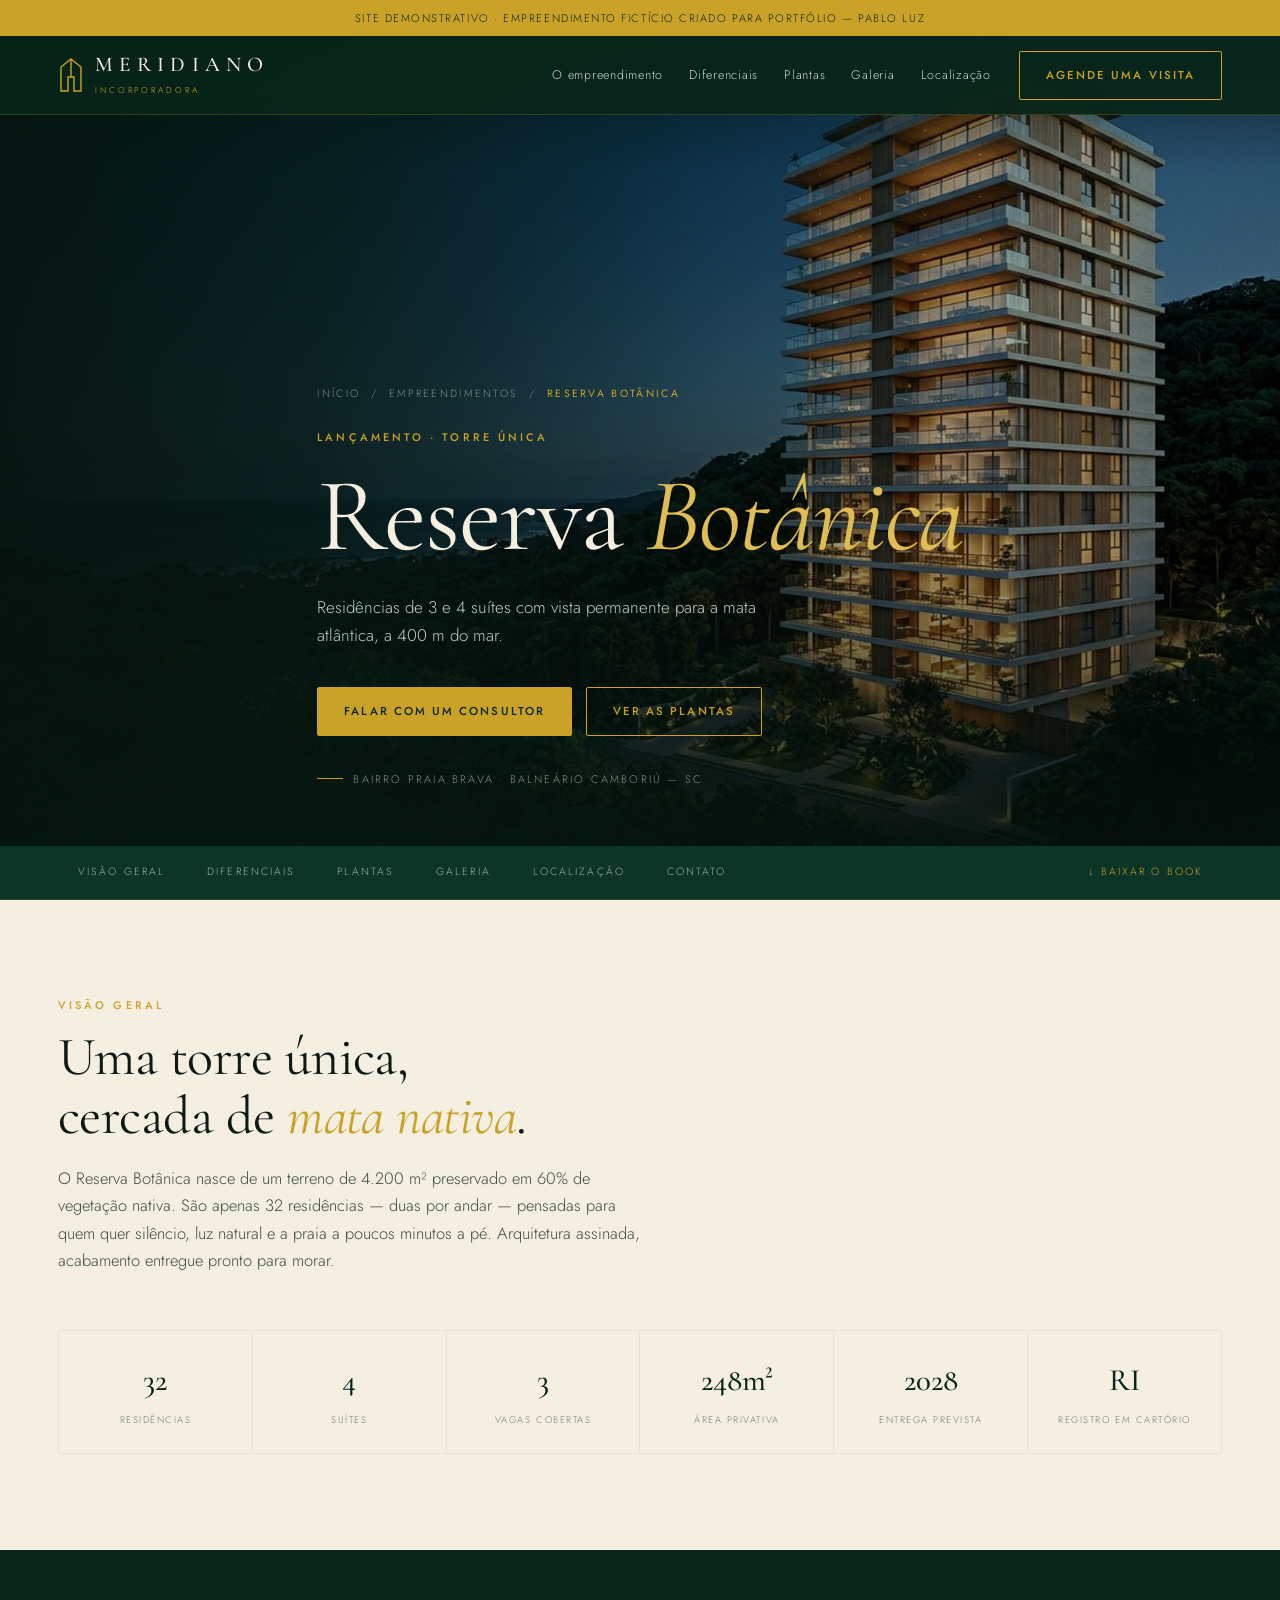
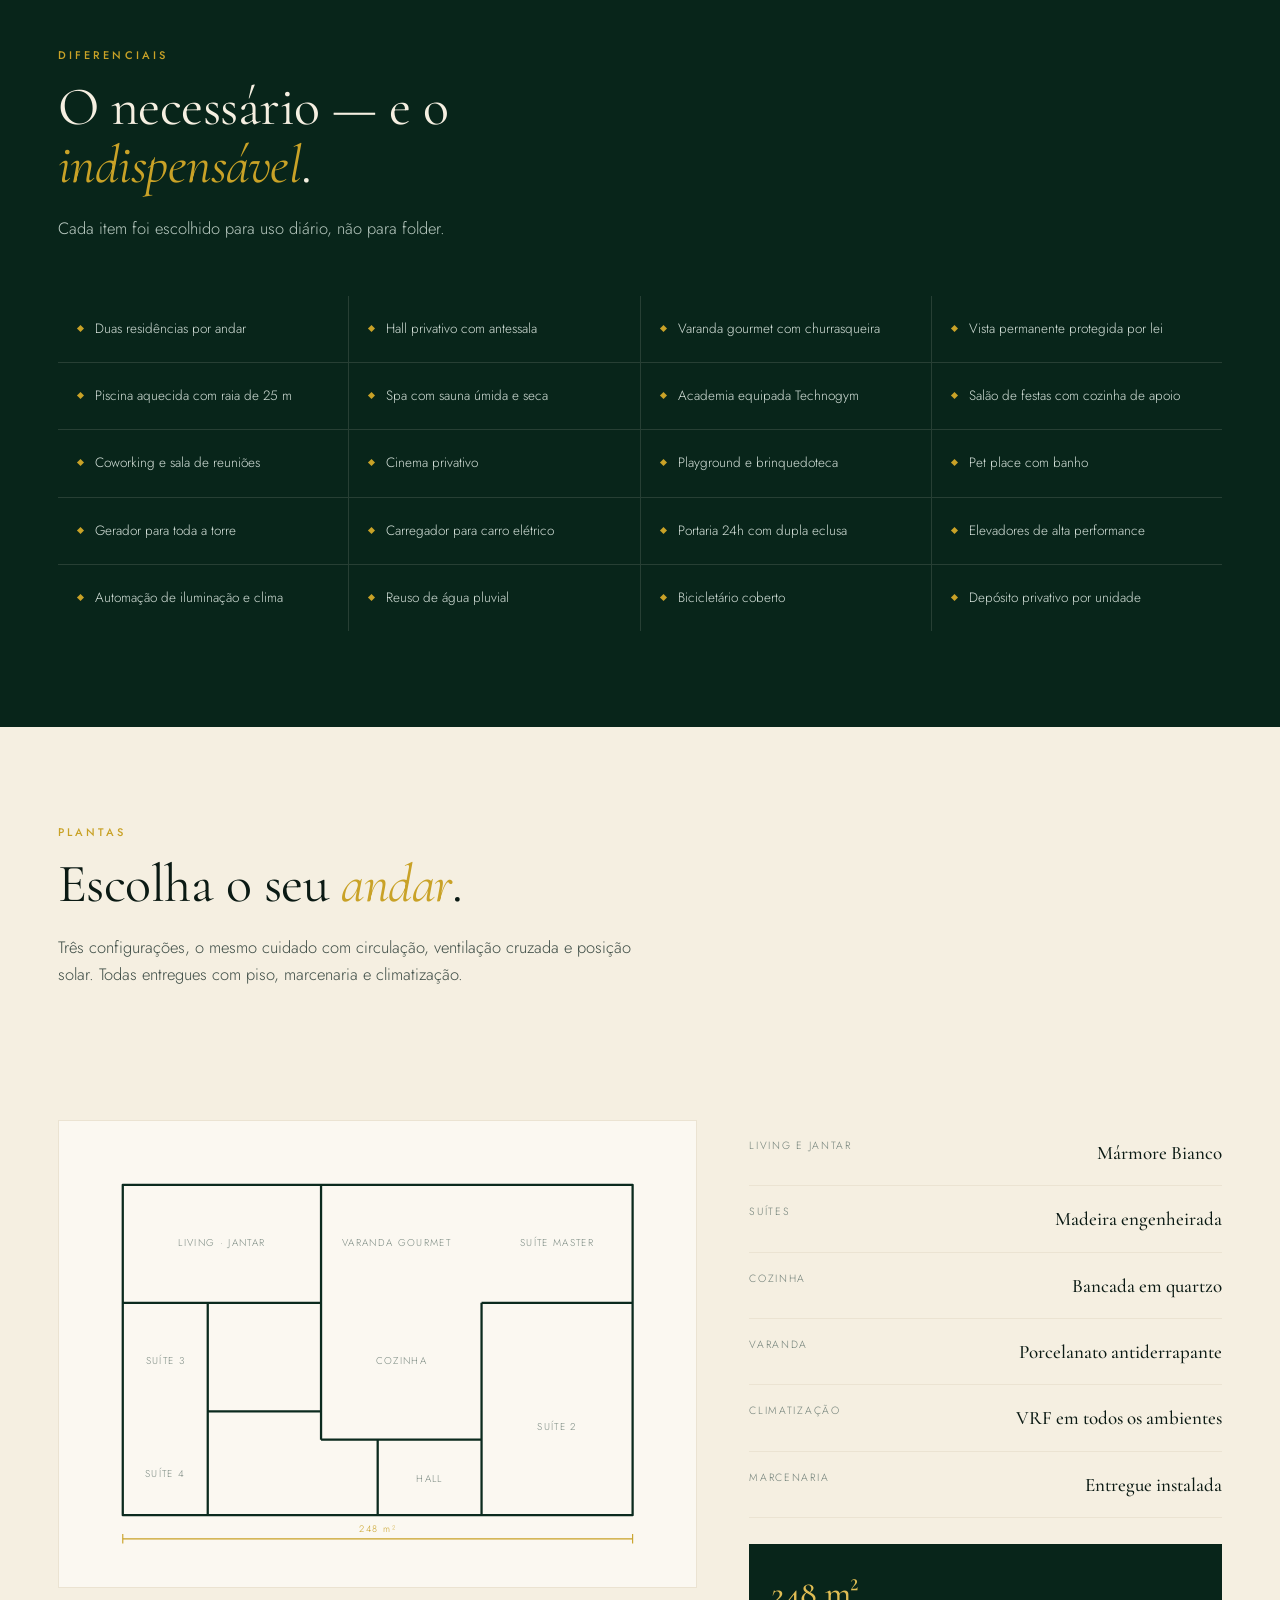
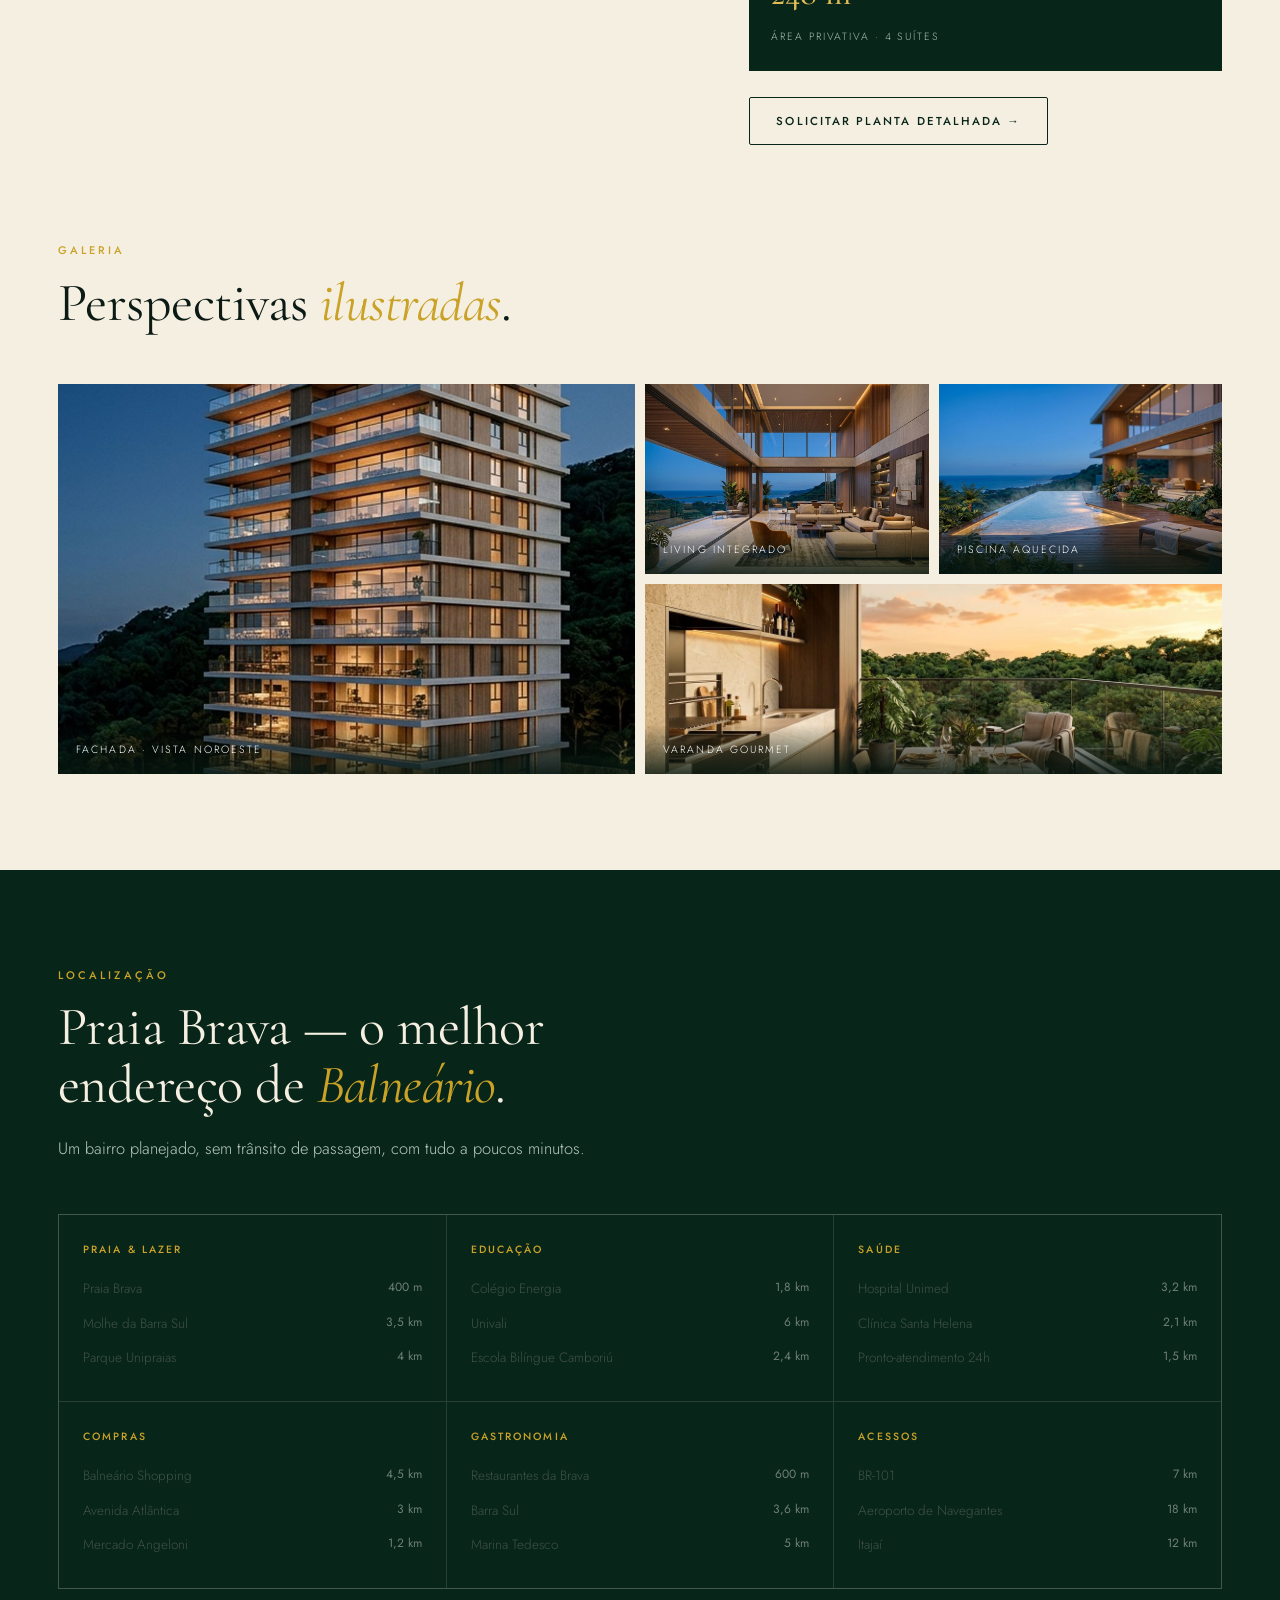
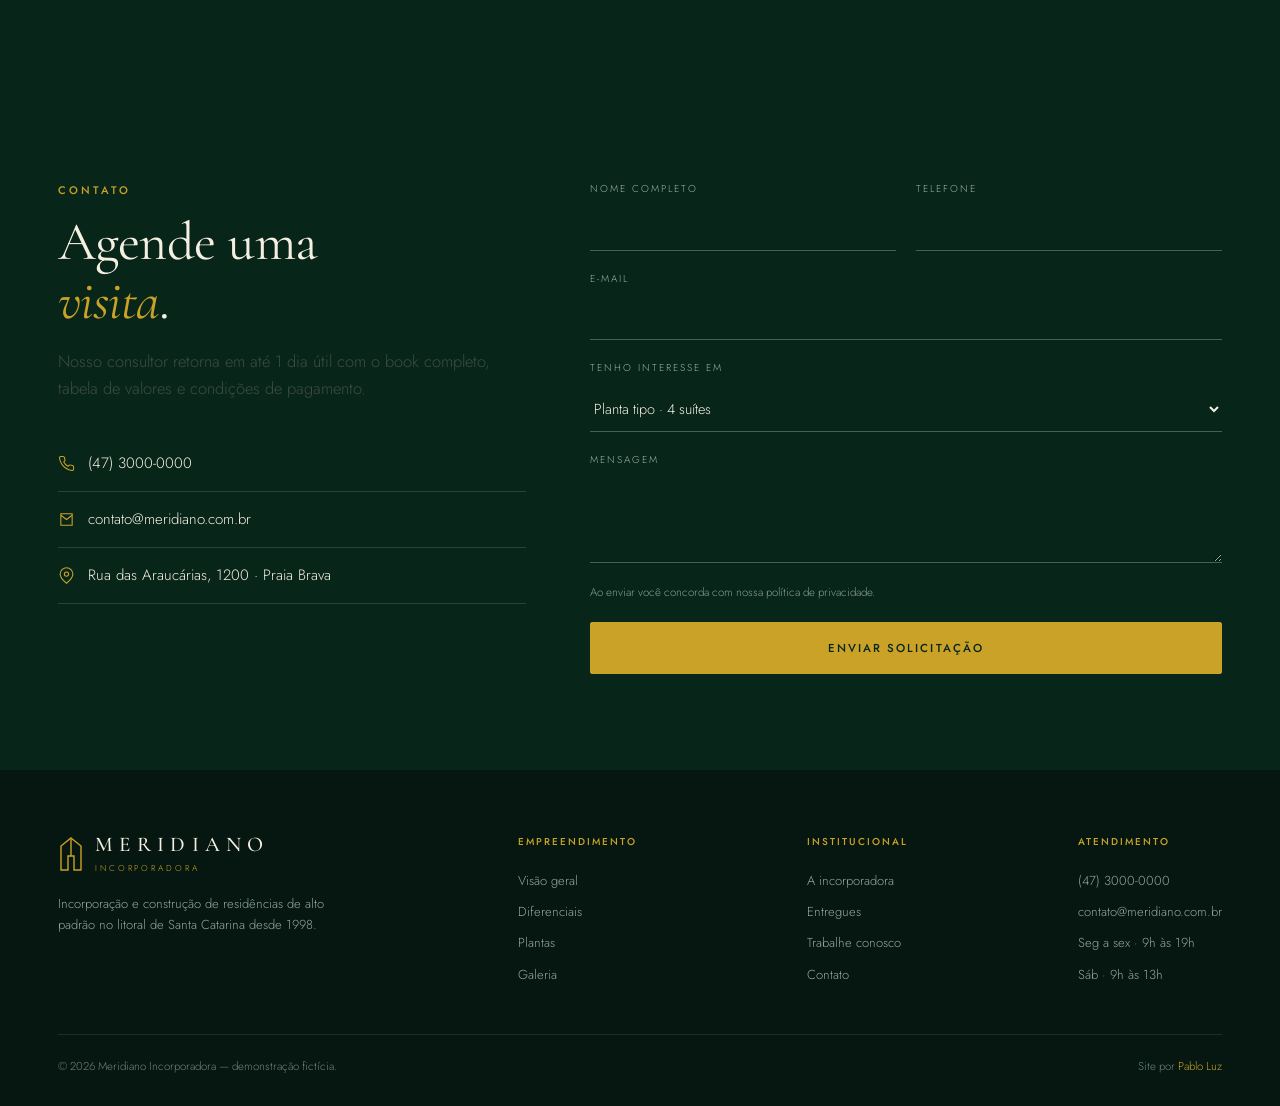
<file: projetos/meridiano.html>
<!DOCTYPE html>
<html lang="pt-BR">
<head>
<meta charset="utf-8">
<meta name="viewport" content="width=device-width,initial-scale=1">
<title>Reserva Botânica · Meridiano Incorporadora</title>
<meta name="description" content="Reserva Botânica — residências de 3 e 4 suítes em Balneário Camboriú. Demonstração de site por Pablo Luz.">
<link rel="preconnect" href="https://fonts.googleapis.com"><link rel="preconnect" href="https://fonts.gstatic.com" crossorigin>
<link href="https://fonts.googleapis.com/css2?family=Cormorant+Garamond:ital,wght@0,300;0,400;0,500;0,600;1,300;1,400&family=Jost:wght@300;400;500;600&display=swap" rel="stylesheet">
<style>
:root{
  --verde:#08251a; --verde2:#0d3527; --verde3:#124132;
  --ouro:#c9a227; --ouro2:#e0bd54; --creme:#f5efe1; --creme2:#ebe3d2;
  --tinta:#0b1a14; --mut:#8a9a91; --mut2:#6f7f77;
  --disp:"Cormorant Garamond",Georgia,serif;
  --sans:"Jost",-apple-system,"Segoe UI",sans-serif;
}
*{box-sizing:border-box;margin:0;padding:0}
body{background:var(--creme);color:var(--tinta);font-family:var(--sans);font-weight:300;
  line-height:1.65;-webkit-font-smoothing:antialiased;overflow-x:hidden}
a{color:inherit;text-decoration:none}
img{max-width:100%;display:block}
.wrap{max-width:1220px;margin:0 auto;padding:0 28px}
.eyebrow{font-size:11px;letter-spacing:.28em;text-transform:uppercase;color:var(--ouro);font-weight:500}
h1,h2,h3{font-family:var(--disp);font-weight:400;line-height:1.08;letter-spacing:-.01em}
h2{font-size:clamp(32px,4.6vw,54px)}
h2 em{font-style:italic;color:var(--ouro)}
.lead{font-size:16.5px;color:#3d4c45;max-width:62ch}

/* ---------- topo ---------- */
.nav{position:fixed;inset:0 0 auto;z-index:60;background:rgba(8,37,26,.92);backdrop-filter:blur(10px);
  border-bottom:1px solid rgba(201,162,39,.22);transition:background .3s}
.nav .row{display:flex;align-items:center;gap:28px;height:78px}
.logo{display:flex;align-items:center;gap:11px;color:var(--creme)}
.logo .m{width:26px;height:34px;flex:0 0 26px}
.logo b{font-family:var(--disp);font-size:21px;font-weight:500;letter-spacing:.3em;line-height:1}
.logo small{display:block;font-size:8.5px;letter-spacing:.34em;color:var(--ouro);margin-top:3px}
.links{display:flex;gap:26px;margin-left:auto;font-size:12.5px;letter-spacing:.06em;color:#cfdbd4}
.links a{padding:6px 0;position:relative;transition:color .2s}
.links a::after{content:"";position:absolute;left:0;bottom:0;height:1px;width:0;background:var(--ouro);transition:width .3s}
.links a:hover{color:#fff}.links a:hover::after{width:100%}
.btn{display:inline-flex;align-items:center;justify-content:center;gap:9px;font-family:var(--sans);
  font-size:11.5px;letter-spacing:.18em;text-transform:uppercase;font-weight:500;cursor:pointer;
  padding:14px 26px;border:1px solid var(--ouro);color:var(--ouro);background:transparent;
  border-radius:2px;transition:background .3s,color .3s,transform .2s}
.btn:hover{background:var(--ouro);color:var(--verde);transform:translateY(-1px)}
.btn.solid{background:var(--ouro);color:var(--verde)}
.btn.solid:hover{background:var(--ouro2);border-color:var(--ouro2)}
.burger{display:none;margin-left:auto;background:none;border:1px solid rgba(245,239,225,.3);
  color:var(--creme);width:44px;height:40px;border-radius:2px;font-size:17px;cursor:pointer}

/* ---------- herói ---------- */
.hero{position:relative;min-height:94vh;display:flex;align-items:flex-end;padding:120px 0 58px;
  background:var(--verde);overflow:hidden}
/* render da torre + camadas: o ceu do render e' azul, o vEu verde puxa pra identidade
   da marca; o degrade escuro a' esquerda garante a leitura do titulo */
.hero .bg{position:absolute;inset:0;background:#061a12 url("img/meridiano-torre.jpg") 68% center/cover no-repeat}
.hero .tint{position:absolute;inset:0;background:linear-gradient(172deg,#1d6b4c,#0e4030 62%,#0a2e20);
  mix-blend-mode:multiply;opacity:.34}
.hero .scrim{position:absolute;inset:0;background:
  linear-gradient(96deg,rgba(4,18,12,.93) 0%,rgba(5,22,15,.78) 26%,rgba(6,26,18,.28) 52%,transparent 74%),
  linear-gradient(180deg,rgba(4,18,12,.7) 0%,transparent 20%,transparent 66%,rgba(4,17,11,.82) 100%)}
.hero .grain{position:absolute;inset:0;opacity:.07;mix-blend-mode:overlay;
  background-image:url("data:image/svg+xml,%3Csvg xmlns='http://www.w3.org/2000/svg' width='120' height='120'%3E%3Cfilter id='n'%3E%3CfeTurbulence type='fractalNoise' baseFrequency='.85' numOctaves='2'/%3E%3C/filter%3E%3Crect width='100%25' height='100%25' filter='url(%23n)'/%3E%3C/svg%3E")}
.hero .wrap{position:relative;z-index:2}
.crumb{font-size:10.5px;letter-spacing:.22em;text-transform:uppercase;color:#7f9288;margin-bottom:26px}
.crumb b{color:var(--ouro);font-weight:400}
.hero h1{font-size:clamp(46px,8.4vw,104px);color:var(--creme);margin:14px 0 0;max-width:13ch}
.hero h1 em{font-style:italic;color:var(--ouro2)}
.hero .sub{color:#bccdc4;font-size:17px;margin-top:20px;max-width:44ch;font-weight:300}
.hero .ctas{display:flex;gap:14px;margin-top:38px;flex-wrap:wrap}
.hero .loc{margin-top:34px;font-size:11px;letter-spacing:.2em;text-transform:uppercase;color:#7f9288;
  display:flex;align-items:center;gap:10px}
.hero .loc::before{content:"";width:26px;height:1px;background:var(--ouro)}

/* ---------- barra de seções ---------- */
.secnav{position:sticky;top:114px;z-index:50;background:var(--verde2);border-bottom:1px solid rgba(201,162,39,.2)}
.secnav .in{display:flex;gap:2px;overflow-x:auto;scrollbar-width:none}
.secnav .in::-webkit-scrollbar{display:none}
.secnav a{font-size:10.5px;letter-spacing:.2em;text-transform:uppercase;color:#9db0a6;
  padding:17px 20px;white-space:nowrap;border-bottom:2px solid transparent;transition:.25s}
.secnav a:hover,.secnav a.on{color:var(--ouro);border-bottom-color:var(--ouro)}
.secnav .baixar{margin-left:auto;color:var(--ouro)}

/* ---------- seções ---------- */
section{padding:96px 0}
.sechead{max-width:66ch}
.sechead h2{margin-top:14px}
.sechead .lead{margin-top:20px}

.stats{display:grid;grid-template-columns:repeat(6,1fr);gap:1px;margin-top:56px;
  background:var(--creme2);border:1px solid var(--creme2)}
.stat{background:var(--creme);padding:24px 20px;text-align:center}
.stat b{display:block;font-family:var(--disp);font-size:31px;font-weight:500;color:var(--verde)}
.stat span{display:block;font-size:9.5px;letter-spacing:.16em;text-transform:uppercase;color:var(--mut2);margin-top:7px}

.sec-verde{background:var(--verde);color:var(--creme)}
.sec-verde .lead{color:#b9cac1}
.sec-verde h2{color:var(--creme)}
.amen{display:grid;grid-template-columns:repeat(4,1fr);gap:1px;margin-top:54px;background:rgba(245,239,225,.13)}
.amen div{background:var(--verde);padding:22px 20px;font-size:13.5px;color:#d6e2db;display:flex;gap:12px;
  align-items:flex-start;transition:background .3s}
.amen div:hover{background:var(--verde3)}
.amen div::before{content:"";width:5px;height:5px;margin-top:8px;flex:0 0 5px;background:var(--ouro);
  transform:rotate(45deg)}

/* plantas */
.abas{display:flex;gap:8px;margin-top:44px;flex-wrap:wrap}
.abas button{font-family:var(--sans);font-size:11px;letter-spacing:.18em;text-transform:uppercase;
  padding:13px 24px;border:1px solid var(--creme2);background:transparent;color:var(--mut2);
  cursor:pointer;border-radius:2px;transition:.25s}
.abas button:hover{border-color:var(--ouro);color:var(--verde)}
.abas button[aria-selected=true]{background:var(--verde);border-color:var(--verde);color:var(--creme)}
.planta{display:grid;grid-template-columns:1.15fr .85fr;gap:52px;margin-top:44px;align-items:start}
.planta .desenho{border:1px solid var(--creme2);background:#fbf8f1;padding:26px}
.specs{display:flex;flex-direction:column}
.specs .li{display:flex;justify-content:space-between;gap:18px;padding:17px 0;border-bottom:1px solid var(--creme2)}
.specs .li span{font-size:10.5px;letter-spacing:.16em;text-transform:uppercase;color:var(--mut2)}
.specs .li b{font-family:var(--disp);font-size:19px;font-weight:500}
.metragem{margin-top:26px;padding:22px;background:var(--verde);color:var(--creme)}
.metragem b{font-family:var(--disp);font-size:34px;font-weight:500;color:var(--ouro2);display:block}
.metragem span{font-size:10.5px;letter-spacing:.18em;text-transform:uppercase;color:#a8bcb2}

/* galeria */
.gal{display:grid;grid-template-columns:repeat(4,1fr);grid-auto-rows:190px;gap:10px;margin-top:52px}
.gal figure{position:relative;overflow:hidden;background:var(--verde3)}
.gal figure:nth-child(1){grid-column:span 2;grid-row:span 2}
.gal figure:nth-child(4){grid-column:span 2}
.gal .art{position:absolute;inset:0;transition:transform .8s cubic-bezier(.2,.7,.2,1)}
.gal figure:hover .art{transform:scale(1.06)}
.gal figcaption{position:absolute;left:0;right:0;bottom:0;padding:16px 18px;z-index:2;
  font-size:10.5px;letter-spacing:.2em;text-transform:uppercase;color:#fff;
  background:linear-gradient(transparent,rgba(5,23,16,.82))}

/* localização */
.conect{display:grid;grid-template-columns:repeat(3,1fr);gap:1px;margin-top:52px;background:var(--creme2);
  border:1px solid var(--creme2)}
.conect div{background:var(--creme);padding:26px 24px}
.conect h4{font-size:10.5px;letter-spacing:.2em;text-transform:uppercase;color:var(--ouro);font-weight:500}
.conect ul{list-style:none;margin-top:14px}
.conect li{font-size:13.5px;color:#40514a;padding:6px 0;display:flex;justify-content:space-between;gap:14px}
.conect li b{font-weight:400;color:var(--mut2);font-size:12px}

/* formulário */
.form-sec{background:var(--verde);color:var(--creme)}
.fgrid{display:grid;grid-template-columns:.85fr 1.15fr;gap:64px;align-items:start}
.fcontato{margin-top:34px}
.fcontato a{display:flex;align-items:center;gap:13px;padding:15px 0;border-bottom:1px solid rgba(245,239,225,.15);
  font-size:15px;color:var(--creme);transition:color .2s}
.fcontato a:hover{color:var(--ouro2)}
.fcontato .ic{width:17px;height:17px;flex:0 0 17px;stroke:var(--ouro);fill:none;stroke-width:1.5}
form{display:grid;grid-template-columns:1fr 1fr;gap:20px}
.campo{display:flex;flex-direction:column;gap:9px}
.campo.full{grid-column:1/-1}
label{font-size:10px;letter-spacing:.2em;text-transform:uppercase;color:#9db0a6}
input,textarea,select{font-family:var(--sans);font-size:14.5px;font-weight:300;color:var(--creme);
  background:transparent;border:0;border-bottom:1px solid rgba(245,239,225,.28);padding:11px 0;
  transition:border-color .3s}
input:focus,textarea:focus,select:focus{outline:none;border-bottom-color:var(--ouro)}
textarea{resize:vertical;min-height:78px}
select option{background:var(--verde2)}
.aviso{font-size:11.5px;color:#8a9d93;grid-column:1/-1}
.ok{grid-column:1/-1;display:none;padding:15px 18px;border:1px solid var(--ouro);color:var(--ouro2);font-size:13.5px}
.ok.on{display:block}

/* rodapé */
footer{background:#051710;color:#93a79d;padding:64px 0 30px;font-size:13px}
.frow{display:flex;justify-content:space-between;gap:40px;flex-wrap:wrap}
footer .logo{margin-bottom:18px}
footer h5{font-size:10px;letter-spacing:.2em;text-transform:uppercase;color:var(--ouro);margin-bottom:14px;font-weight:500}
footer ul{list-style:none}footer li{padding:5px 0}
footer a:hover{color:var(--creme)}
.fbase{border-top:1px solid rgba(245,239,225,.1);margin-top:44px;padding-top:22px;font-size:11.5px;
  display:flex;justify-content:space-between;gap:16px;flex-wrap:wrap;color:#6f847a}
.demo{background:var(--ouro);color:var(--verde);text-align:center;padding:9px 16px;font-size:11px;
  letter-spacing:.14em;text-transform:uppercase;position:relative;z-index:70}

.rv{opacity:0;transform:translateY(26px);transition:opacity .8s cubic-bezier(.2,.7,.2,1),transform .8s cubic-bezier(.2,.7,.2,1)}
.rv.in{opacity:1;transform:none}
@media(max-width:1000px){
  .links,.nav .btn{display:none}.burger{display:block}
  .stats{grid-template-columns:repeat(3,1fr)}
  .amen{grid-template-columns:repeat(2,1fr)}
  .planta,.fgrid{grid-template-columns:1fr;gap:34px}
  .conect{grid-template-columns:1fr 1fr}
  .gal{grid-template-columns:1fr 1fr;grid-auto-rows:150px}
}
/* no celular o texto cai SOBRE a torre -> veu vertical uniforme em vez do lateral */
@media(max-width:760px){
  .hero .bg{background-position:74% center}
  .hero .scrim{background:linear-gradient(180deg,rgba(4,18,12,.9) 0%,rgba(5,22,15,.74) 34%,
    rgba(5,22,15,.8) 68%,rgba(4,17,11,.94) 100%)}
}
@media(max-width:600px){
  section{padding:64px 0}.wrap{padding:0 20px}
  .stats,.amen,.conect{grid-template-columns:1fr 1fr}
  form{grid-template-columns:1fr}
  .gal figure:nth-child(1){grid-column:span 2}
}
@media(prefers-reduced-motion:reduce){.rv{transition:none;opacity:1;transform:none}}
</style>
</head>
<body>
<nav class="nav">
<div class="demo">Site demonstrativo · empreendimento fictício criado para portfólio — Pablo Luz</div>
<div class="wrap"><div class="row">
  <a class="logo" href="#topo">
    <svg class="m" viewBox="0 0 26 34" aria-hidden="true">
      <path d="M13 1 L23 9 L23 33 L16 33 L16 19 L10 19 L10 33 L3 33 L3 9 Z" fill="none" stroke="#c9a227" stroke-width="1.4"/>
      <path d="M13 1 L13 19" stroke="#c9a227" stroke-width="1.4"/>
    </svg>
    <span><b>MERIDIANO</b><small>INCORPORADORA</small></span>
  </a>
  <div class="links">
    <a href="#visao">O empreendimento</a><a href="#dif">Diferenciais</a>
    <a href="#plantas">Plantas</a><a href="#galeria">Galeria</a><a href="#local">Localização</a>
  </div>
  <a class="btn" href="#contato">Agende uma visita</a>
  <button class="burger" id="burger" aria-label="Menu">☰</button>
</div></div></nav>

<header class="hero" id="topo">
  <div class="bg"></div>
  <div class="tint"></div>
  <div class="scrim"></div>
  <div class="grain"></div>
  <div class="wrap">
    <div class="crumb">Início &nbsp;/&nbsp; Empreendimentos &nbsp;/&nbsp; <b>Reserva Botânica</b></div>
    <div class="eyebrow">Lançamento · Torre única</div>
    <h1>Reserva <em>Botânica</em></h1>
    <p class="sub">Residências de 3 e 4 suítes com vista permanente para a mata atlântica, a 400 m do mar.</p>
    <div class="ctas">
      <a class="btn solid" href="#contato">Falar com um consultor</a>
      <a class="btn" href="#plantas">Ver as plantas</a>
    </div>
    <div class="loc">Bairro Praia Brava · Balneário Camboriú — SC</div>
  </div>
</header>

<div class="secnav"><div class="wrap"><div class="in" id="secnav">
  <a href="#visao">Visão geral</a><a href="#dif">Diferenciais</a><a href="#plantas">Plantas</a>
  <a href="#galeria">Galeria</a><a href="#local">Localização</a><a href="#contato">Contato</a>
  <a class="baixar" href="#contato">↓ Baixar o book</a>
</div></div></div>

<section id="visao"><div class="wrap">
  <div class="sechead rv">
    <div class="eyebrow">Visão geral</div>
    <h2>Uma torre única,<br>cercada de <em>mata nativa</em>.</h2>
    <p class="lead">O Reserva Botânica nasce de um terreno de 4.200 m² preservado em 60% de vegetação
      nativa. São apenas 32 residências — duas por andar — pensadas para quem quer silêncio, luz natural
      e a praia a poucos minutos a pé. Arquitetura assinada, acabamento entregue pronto para morar.</p>
  </div>
  <div class="stats rv">
    <div class="stat"><b>32</b><span>Residências</span></div>
    <div class="stat"><b>4</b><span>Suítes</span></div>
    <div class="stat"><b>3</b><span>Vagas cobertas</span></div>
    <div class="stat"><b>248m²</b><span>Área privativa</span></div>
    <div class="stat"><b>2028</b><span>Entrega prevista</span></div>
    <div class="stat"><b>RI</b><span>Registro em cartório</span></div>
  </div>
</div></section>

<section class="sec-verde" id="dif"><div class="wrap">
  <div class="sechead rv">
    <div class="eyebrow">Diferenciais</div>
    <h2>O necessário — e o<br><em>indispensável</em>.</h2>
    <p class="lead">Cada item foi escolhido para uso diário, não para folder.</p>
  </div>
  <div class="amen rv">
    <div>Duas residências por andar</div><div>Hall privativo com antessala</div>
    <div>Varanda gourmet com churrasqueira</div><div>Vista permanente protegida por lei</div>
    <div>Piscina aquecida com raia de 25 m</div><div>Spa com sauna úmida e seca</div>
    <div>Academia equipada Technogym</div><div>Salão de festas com cozinha de apoio</div>
    <div>Coworking e sala de reuniões</div><div>Cinema privativo</div>
    <div>Playground e brinquedoteca</div><div>Pet place com banho</div>
    <div>Gerador para toda a torre</div><div>Carregador para carro elétrico</div>
    <div>Portaria 24h com dupla eclusa</div><div>Elevadores de alta performance</div>
    <div>Automação de iluminação e clima</div><div>Reuso de água pluvial</div>
    <div>Bicicletário coberto</div><div>Depósito privativo por unidade</div>
  </div>
</div></section>

<section id="plantas"><div class="wrap">
  <div class="sechead rv">
    <div class="eyebrow">Plantas</div>
    <h2>Escolha o seu <em>andar</em>.</h2>
    <p class="lead">Três configurações, o mesmo cuidado com circulação, ventilação cruzada e
      posição solar. Todas entregues com piso, marcenaria e climatização.</p>
  </div>
  <div class="abas rv" id="abas" role="tablist">
    <button role="tab" aria-selected="true" data-p="tipo">Planta tipo</button>
    <button role="tab" aria-selected="false" data-p="garden">Garden</button>
    <button role="tab" aria-selected="false" data-p="cobertura">Cobertura duplex</button>
  </div>
  <div class="planta rv">
    <div class="desenho"><svg viewBox="0 0 620 430" width="100%" aria-label="Desenho da planta" id="svgplanta"></svg></div>
    <div>
      <div class="specs" id="specs"></div>
      <div class="metragem"><b id="mArea">248 m²</b><span id="mDesc">área privativa · 4 suítes</span></div>
      <a class="btn" style="margin-top:26px;border-color:var(--verde);color:var(--verde)" href="#contato">Solicitar planta detalhada →</a>
    </div>
  </div>
</div></section>

<section id="galeria" style="padding-top:0"><div class="wrap">
  <div class="sechead rv"><div class="eyebrow">Galeria</div><h2>Perspectivas <em>ilustradas</em>.</h2></div>
  <div class="gal rv">
    <figure><div class="art" style="background:#0a2b1e url('img/meridiano-fachada.jpg') center/cover no-repeat"></div><figcaption>Fachada · vista noroeste</figcaption></figure>
    <figure><div class="art" style="background:#0a2b1e url('img/meridiano-living.jpg') center/cover no-repeat"></div><figcaption>Living integrado</figcaption></figure>
    <figure><div class="art" style="background:#0a2b1e url('img/meridiano-piscina.jpg') center/cover no-repeat"></div><figcaption>Piscina aquecida</figcaption></figure>
    <figure><div class="art" style="background:#0a2b1e url('img/meridiano-varanda.jpg') center/cover no-repeat"></div><figcaption>Varanda gourmet</figcaption></figure>
  </div>
</div></section>

<section class="sec-verde" id="local"><div class="wrap">
  <div class="sechead rv">
    <div class="eyebrow">Localização</div>
    <h2>Praia Brava — o melhor<br>endereço de <em>Balneário</em>.</h2>
    <p class="lead">Um bairro planejado, sem trânsito de passagem, com tudo a poucos minutos.</p>
  </div>
  <div class="conect rv" style="background:rgba(245,239,225,.13);border-color:rgba(245,239,225,.13)">
    <div style="background:var(--verde)"><h4>Praia &amp; lazer</h4><ul>
      <li>Praia Brava <b>400 m</b></li><li>Molhe da Barra Sul <b>3,5 km</b></li><li>Parque Unipraias <b>4 km</b></li></ul></div>
    <div style="background:var(--verde)"><h4>Educação</h4><ul>
      <li>Colégio Energia <b>1,8 km</b></li><li>Univali <b>6 km</b></li><li>Escola Bilíngue Camboriú <b>2,4 km</b></li></ul></div>
    <div style="background:var(--verde)"><h4>Saúde</h4><ul>
      <li>Hospital Unimed <b>3,2 km</b></li><li>Clínica Santa Helena <b>2,1 km</b></li><li>Pronto-atendimento 24h <b>1,5 km</b></li></ul></div>
    <div style="background:var(--verde)"><h4>Compras</h4><ul>
      <li>Balneário Shopping <b>4,5 km</b></li><li>Avenida Atlântica <b>3 km</b></li><li>Mercado Angeloni <b>1,2 km</b></li></ul></div>
    <div style="background:var(--verde)"><h4>Gastronomia</h4><ul>
      <li>Restaurantes da Brava <b>600 m</b></li><li>Barra Sul <b>3,6 km</b></li><li>Marina Tedesco <b>5 km</b></li></ul></div>
    <div style="background:var(--verde)"><h4>Acessos</h4><ul>
      <li>BR-101 <b>7 km</b></li><li>Aeroporto de Navegantes <b>18 km</b></li><li>Itajaí <b>12 km</b></li></ul></div>
  </div>
</div></section>

<section class="form-sec" id="contato"><div class="wrap">
  <div class="fgrid">
    <div class="rv">
      <div class="eyebrow">Contato</div>
      <h2 style="margin-top:14px">Agende uma<br><em>visita</em>.</h2>
      <p class="lead" style="margin-top:18px">Nosso consultor retorna em até 1 dia útil com o book
        completo, tabela de valores e condições de pagamento.</p>
      <div class="fcontato">
        <a href="tel:+554730000000"><svg class="ic" viewBox="0 0 24 24"><path d="M22 16.9v3a2 2 0 0 1-2.2 2 19.8 19.8 0 0 1-8.6-3.1 19.5 19.5 0 0 1-6-6A19.8 19.8 0 0 1 2.1 4.2 2 2 0 0 1 4.1 2h3a2 2 0 0 1 2 1.7c.1 1 .4 1.9.7 2.8a2 2 0 0 1-.5 2.1L8.1 9.9a16 16 0 0 0 6 6l1.3-1.3a2 2 0 0 1 2.1-.4c.9.3 1.8.6 2.8.7a2 2 0 0 1 1.7 2z"/></svg>(47) 3000-0000</a>
        <a href="#"><svg class="ic" viewBox="0 0 24 24"><path d="M4 4h16v16H4z"/><path d="M4 6l8 6 8-6"/></svg>contato@meridiano.com.br</a>
        <a href="#"><svg class="ic" viewBox="0 0 24 24"><path d="M21 10c0 6-9 13-9 13s-9-7-9-13a9 9 0 0 1 18 0z"/><circle cx="12" cy="10" r="3"/></svg>Rua das Araucárias, 1200 · Praia Brava</a>
      </div>
    </div>
    <form class="rv" id="form" novalidate>
      <div class="campo"><label for="n">Nome completo</label><input id="n" name="nome" required></div>
      <div class="campo"><label for="t">Telefone</label><input id="t" name="tel" inputmode="tel" required></div>
      <div class="campo full"><label for="e">E-mail</label><input id="e" name="email" type="email" required></div>
      <div class="campo full"><label for="i">Tenho interesse em</label><select id="i" name="interesse">
        <option>Planta tipo · 4 suítes</option><option>Garden · 3 suítes</option>
        <option>Cobertura duplex</option><option>Ainda estou avaliando</option></select></div>
      <div class="campo full"><label for="m">Mensagem</label><textarea id="m" name="msg" rows="3"></textarea></div>
      <div class="aviso">Ao enviar você concorda com nossa política de privacidade.</div>
      <div class="campo full"><button class="btn solid" type="submit" style="width:100%;padding:17px">Enviar solicitação</button></div>
      <div class="ok" id="ok">Recebido — este é um site <b>demonstrativo</b>, nenhum dado foi enviado.</div>
    </form>
  </div>
</div></section>

<footer><div class="wrap">
  <div class="frow">
    <div style="max-width:290px">
      <a class="logo" href="#topo">
        <svg class="m" viewBox="0 0 26 34" aria-hidden="true">
          <path d="M13 1 L23 9 L23 33 L16 33 L16 19 L10 19 L10 33 L3 33 L3 9 Z" fill="none" stroke="#c9a227" stroke-width="1.4"/>
          <path d="M13 1 L13 19" stroke="#c9a227" stroke-width="1.4"/></svg>
        <span><b style="color:#f5efe1">MERIDIANO</b><small>INCORPORADORA</small></span></a>
      <p style="margin-top:8px">Incorporação e construção de residências de alto padrão no litoral de Santa Catarina desde 1998.</p>
    </div>
    <div><h5>Empreendimento</h5><ul>
      <li><a href="#visao">Visão geral</a></li><li><a href="#dif">Diferenciais</a></li>
      <li><a href="#plantas">Plantas</a></li><li><a href="#galeria">Galeria</a></li></ul></div>
    <div><h5>Institucional</h5><ul>
      <li><a href="#">A incorporadora</a></li><li><a href="#">Entregues</a></li>
      <li><a href="#">Trabalhe conosco</a></li><li><a href="#contato">Contato</a></li></ul></div>
    <div><h5>Atendimento</h5><ul>
      <li>(47) 3000-0000</li><li>contato@meridiano.com.br</li>
      <li>Seg a sex · 9h às 19h</li><li>Sáb · 9h às 13h</li></ul></div>
  </div>
  <div class="fbase">
    <span>© 2026 Meridiano Incorporadora — demonstração fictícia.</span>
    <span>Site por <a href="https://padilhapablo00.github.io/pabloluz/" style="color:#c9a227">Pablo Luz</a></span>
  </div>
</div></footer>

<script>
(function(){
  var reduz=matchMedia('(prefers-reduced-motion:reduce)').matches;
  // revelar ao rolar
  var io=new IntersectionObserver(function(es){es.forEach(function(e){
    if(e.isIntersecting){e.target.classList.add('in');io.unobserve(e.target);}});},
    {threshold:.1,rootMargin:'0px 0px -6% 0px'});
  document.querySelectorAll('.rv').forEach(function(el){io.observe(el);});

  // ---- plantas ----
  var PLANTAS={
    tipo:{area:'248 m²',desc:'área privativa · 4 suítes',
      specs:[['Living e jantar','Mármore Bianco'],['Suítes','Madeira engenheirada'],
             ['Cozinha','Bancada em quartzo'],['Varanda','Porcelanato antiderrapante'],
             ['Climatização','VRF em todos os ambientes'],['Marcenaria','Entregue instalada']],
      // parede externa, divisórias, aberturas
      d:'M40 40 H580 V390 H40 Z M40 165 H250 M250 40 V310 M250 310 H420 M420 165 V390 M420 165 H580 M310 310 V390'
       +' M130 165 V390 M130 280 H250',
      rot:[[145,105,'LIVING · JANTAR'],[330,105,'VARANDA GOURMET'],[500,105,'SUÍTE MASTER'],
           [500,300,'SUÍTE 2'],[335,230,'COZINHA'],[85,230,'SUÍTE 3'],[85,350,'SUÍTE 4'],[365,355,'HALL']]},
    garden:{area:'312 m²',desc:'área privativa + 90 m² de jardim · 3 suítes',
      specs:[['Living e jardim','Piso contínuo'],['Suítes','Madeira engenheirada'],
             ['Cozinha','Bancada em quartzo'],['Jardim privativo','Grama esmeralda'],
             ['Climatização','VRF em todos os ambientes'],['Piscina privativa','Opcional']],
      d:'M40 40 H580 V390 H40 Z M40 210 H330 M330 40 V390 M330 210 H580 M180 210 V390 M460 40 V210',
      rot:[[185,120,'LIVING AMPLIADO'],[455,120,'JARDIM PRIVATIVO'],[520,120,'DECK'],
           [455,300,'SUÍTE MASTER'],[110,300,'SUÍTE 2'],[255,300,'SUÍTE 3']]},
    cobertura:{area:'486 m²',desc:'duplex · 4 suítes + rooftop',
      specs:[['Living pé-direito duplo','Mármore Bianco'],['Rooftop','Deck em cumaru'],
             ['Piscina privativa','Borda infinita'],['Cozinha','Ilha central em quartzo'],
             ['Climatização','VRF + lareira ecológica'],['Elevador privativo','Acesso direto']],
      d:'M40 40 H580 V390 H40 Z M40 150 H580 M200 40 V150 M400 40 V150 M300 150 V390 M300 270 H580 M40 270 H300',
      rot:[[115,95,'ESCADA'],[300,95,'LIVING DUPLO'],[490,95,'ROOFTOP · PISCINA'],
           [165,210,'SUÍTE MASTER'],[440,210,'COZINHA ILHA'],[165,330,'SUÍTE 2'],[440,330,'SUÍTES 3 e 4']]}
  };
  function desenhar(k){
    var p=PLANTAS[k],svg=document.getElementById('svgplanta');
    svg.innerHTML='<rect x="0" y="0" width="620" height="430" fill="#fbf8f1"/>'
      +'<path d="'+p.d+'" fill="none" stroke="#0b2a1e" stroke-width="2.4" stroke-linejoin="round"/>'
      +p.rot.map(function(r){return '<text x="'+r[0]+'" y="'+r[1]+'" text-anchor="middle" fill="#7b8a82"'
        +' font-family="Jost,sans-serif" font-size="10.5" letter-spacing="1.4">'+r[2]+'</text>';}).join('')
      +'<g stroke="#c9a227" stroke-width="1.2">'
      +'<path d="M40 415 H580"/><path d="M40 410 V420"/><path d="M580 410 V420"/></g>'
      +'<text x="310" y="408" text-anchor="middle" fill="#c9a227" font-family="Jost,sans-serif" font-size="10"'
      +' letter-spacing="1.6">'+p.area+'</text>';
    document.getElementById('specs').innerHTML=p.specs.map(function(s){
      return '<div class="li"><span>'+s[0]+'</span><b>'+s[1]+'</b></div>';}).join('');
    document.getElementById('mArea').textContent=p.area;
    document.getElementById('mDesc').textContent=p.desc;
  }
  document.getElementById('abas').addEventListener('click',function(e){
    var b=e.target.closest('button');if(!b)return;
    [].forEach.call(this.children,function(x){x.setAttribute('aria-selected',x===b);});
    desenhar(b.dataset.p);});
  desenhar('tipo');

  // ---- navegação de seções ----
  var alvos=[].map.call(document.querySelectorAll('section[id]'),function(s){return s;});
  var links=document.querySelectorAll('#secnav a');
  addEventListener('scroll',function(){
    var y=scrollY+180,at=null;
    alvos.forEach(function(s){if(s.offsetTop<=y)at=s.id;});
    links.forEach(function(a){a.classList.toggle('on',a.getAttribute('href')==='#'+at);});
  },{passive:true});
  document.querySelectorAll('a[href^="#"]').forEach(function(a){
    a.addEventListener('click',function(e){
      var id=a.getAttribute('href');if(id.length<2)return;
      var t=document.querySelector(id);if(!t)return;e.preventDefault();
      scrollTo({top:t.getBoundingClientRect().top+scrollY-120,behavior:reduz?'auto':'smooth'});});});

  // ---- formulário (demo: não envia nada) ----
  document.getElementById('form').addEventListener('submit',function(e){
    e.preventDefault();document.getElementById('ok').classList.add('on');this.reset();});
  document.getElementById('burger').addEventListener('click',function(){
    document.querySelector('.links').style.cssText=
      'display:flex;position:absolute;top:78px;left:0;right:0;flex-direction:column;gap:0;'
      +'background:#0d3527;padding:14px 28px;margin:0';});
})();
</script>
</body>
</html>
</file>
